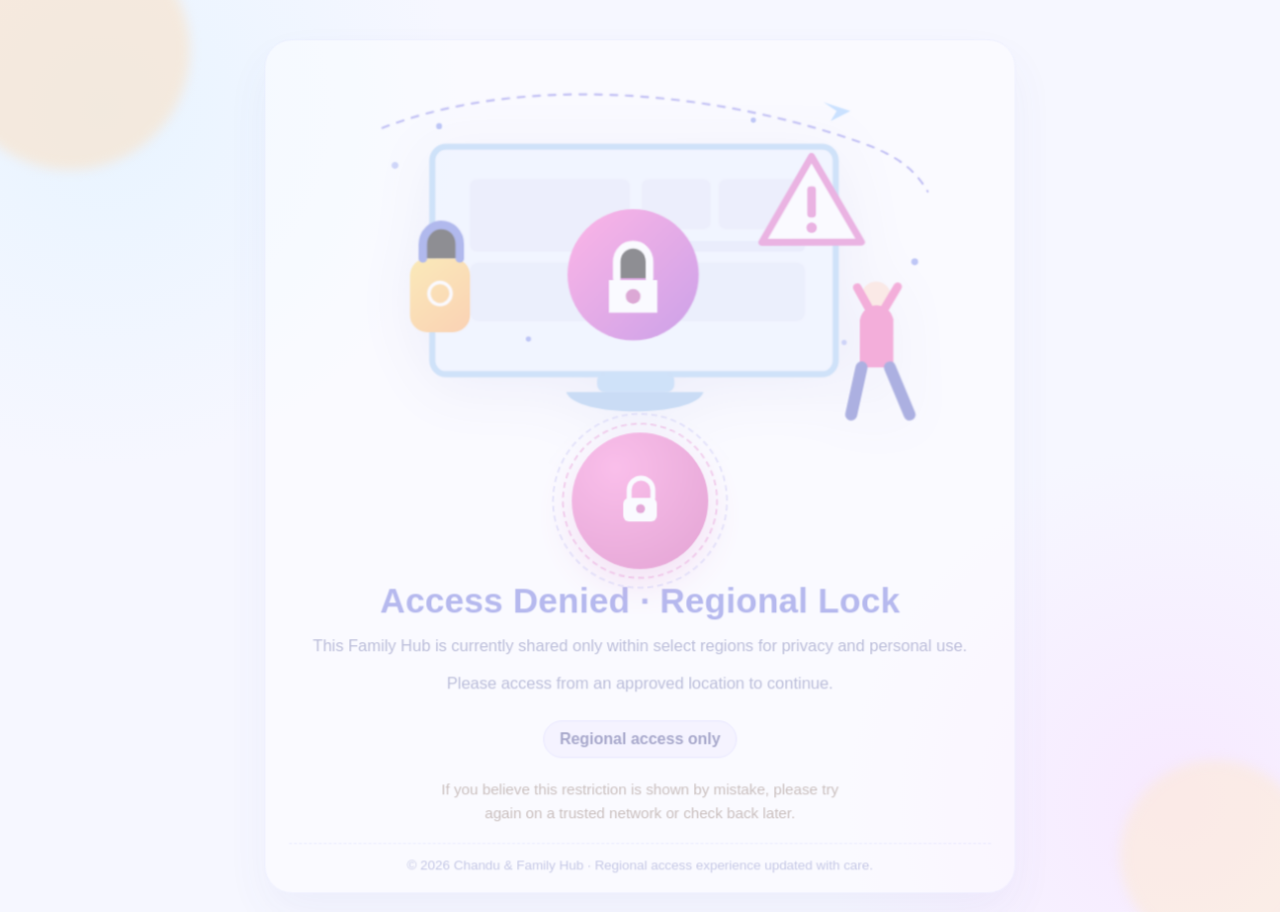
<file: index.html>
<!DOCTYPE html>
<html lang="en">
<head>
<meta charset="UTF-8">
<meta name="viewport" content="width=device-width, initial-scale=1.0, viewport-fit=cover">
<script src="location-guard.js"></script>
<!-- Google tag (gtag.js) -->
<script async src="https://www.googletagmanager.com/gtag/js?id=G-7X8J9M550J"></script>
<script>
  window.dataLayer = window.dataLayer || [];
  function gtag(){dataLayer.push(arguments);}
  gtag('js', new Date());
  gtag('config', 'G-7X8J9M550J');
</script>
<script src="ga-events.js"></script>
<title>Chandu & Family — Celebrations of Love</title>
<link rel="preconnect" href="https://fonts.googleapis.com">
<link rel="preconnect" href="https://fonts.gstatic.com" crossorigin>
<link href="https://fonts.googleapis.com/css2?family=Playfair+Display:ital,wght@0,400;0,500;0,700;0,900;1,400;1,500;1,700&family=Cormorant+Garamond:ital,wght@0,300;0,400;0,500;1,300;1,400;1,500&family=Great+Vibes&family=Lato:wght@200;300;400&display=swap" rel="stylesheet">
<style>
/* ═══════════════════════════════════════════
   TOKENS
═══════════════════════════════════════════ */
:root {
  --ivory:     #FBF8F2;
  --ivory-2:   #F5EFE4;
  --ivory-3:   #EDE3D5;
  --blush:     #F8ECE9;
  --blush-2:   #F0D8D4;
  --blush-3:   #E2C0BB;
  --gold:      #C09A52;
  --gold-2:    #A07830;
  --gold-lt:   #DCC080;
  --gold-pale: #F2E4C0;
  --rose:      #C07880;
  --rose-2:    #A05868;
  --rose-pale: #FAE8EA;
  --sage:      #8FAF98;
  --ink:       #2C1F18;
  --ink-2:     #5A3E32;
  --ink-3:     #9A7A6A;
  --ink-4:     #C4A898;
  --white:     #FFFFFF;
  --shadow-xs: 0 1px  6px rgba(44,31,24,.06);
  --shadow-sm: 0 2px 14px rgba(44,31,24,.08);
  --shadow-md: 0 8px 36px rgba(44,31,24,.11);
  --shadow-lg: 0 20px 64px rgba(44,31,24,.15);
  --r:         22px;
  --ease:      cubic-bezier(.4,0,.2,1);
  --spring:    cubic-bezier(.34,1.56,.64,1);
}

/* ── RESET ── */
*,*::before,*::after{margin:0;padding:0;box-sizing:border-box;}
html{font-size:16px;scroll-behavior:smooth;-webkit-text-size-adjust:100%;}
body{
  font-family:'Lato',sans-serif;
  background:var(--theme-bg,var(--ivory));
  color:var(--theme-fg,var(--ink));
  min-height:100vh;
  overflow-x:hidden;
  cursor:default;
  opacity:0;
  transform:translateY(10px) scale(.995);
  transition:opacity .9s var(--ease), transform 1s var(--spring), background .5s ease, color .5s ease;
}
body.page-ready{opacity:1;transform:none;}
img,svg{display:block;}
a{color:inherit;text-decoration:none;}

/* ═══════════════════════════════════════════
   DYNAMIC THEME ENGINE
═══════════════════════════════════════════ */
body[data-theme="morning"] { --theme-bg:#FFF3CD; }
body[data-theme="afternoon"] { --theme-bg:#FFE0B2; }
body[data-theme="evening"] { --theme-bg:#F4C28A; }
body[data-theme="night"] { --theme-bg:#1E1E2F; --theme-fg:#FFFFFF; }

body[data-theme="sunny"] { --theme-bg:#FFE57F; }
body[data-theme="cloudy"] { --theme-bg:#CFD8DC; }
body[data-theme="rainy"] { --theme-bg:#546E7A; --theme-fg:#FFFFFF; }

body[data-theme="diwali"] { --theme-bg:#1a0033; --theme-fg:gold; }
body[data-theme="newyear"] { --theme-bg:#101522; --theme-fg:#FFFFFF; }
body[data-theme="festival"] { --theme-bg:#2F0F3A; --theme-fg:#FFE8A3; }

#greeting{
  margin-top:14px;
  font-family:'Cormorant Garamond',serif;
  font-size:clamp(1.2rem,2.6vw,1.7rem);
  letter-spacing:.03em;
  opacity:.92;
}

#weatherEffects{position:fixed;inset:0;pointer-events:none;z-index:2;}
.rain-drop {
  position: absolute;
  top:-10px;
  width:2px;
  height:15px;
  background:rgba(255,255,255,.85);
  animation: rain linear infinite;
}
@keyframes rain { to { transform: translateY(110vh); } }

#lightning {
  position: fixed;
  inset: 0;
  background: white;
  opacity: 0;
  pointer-events: none;
  z-index: 3;
}

.sun {
  position:absolute;
  top:50px;
  right:50px;
  width:80px;
  height:80px;
  background:yellow;
  border-radius:50%;
  box-shadow:0 0 50px yellow;
}

.fog {
  position:absolute;
  left:-50%;
  width:200%;
  height:100%;
  background:rgba(255,255,255,0.18);
  animation:fogMove 20s linear infinite;
}
@keyframes fogMove {
  from { transform: translateX(-8%); }
  to { transform: translateX(8%); }
}

/* ═══════════════════════════════════════════
   LOADER
═══════════════════════════════════════════ */
#loader{
  position:fixed;inset:0;z-index:9999;
  background:var(--ivory);
  display:flex;flex-direction:column;align-items:center;justify-content:center;gap:28px;
  transition:opacity .9s var(--ease),visibility .9s var(--ease),transform .9s var(--ease);
  overflow:hidden;
}
#loader::before{
  content:"";
  position:absolute;
  inset:-35% 0 auto -30%;
  width:55%;height:170%;
  background:linear-gradient(90deg, rgba(255,255,255,0), rgba(255,255,255,.65), rgba(255,255,255,0));
  transform:rotate(12deg) translateX(-260%);
  animation:ldSweep 2.8s ease-in-out infinite;
}
#loader.out{opacity:0;visibility:hidden;pointer-events:none;transform:scale(1.02);}

.ld-mark{
  opacity:0;animation:ldUp 1s var(--spring) forwards .1s;
}
.ld-wordmark{
  font-family:'Playfair Display',serif;font-size:clamp(1.3rem,4vw,1.9rem);
  font-weight:400;letter-spacing:.08em;color:var(--ink);
  display:flex;flex-direction:column;align-items:center;gap:2px;
  opacity:0;animation:ldUp .9s var(--ease) forwards .5s;
  text-align:center;
}
.ld-wordmark span{
  font-family:'Great Vibes',cursive;font-size:clamp(2rem,6vw,2.8rem);
  color:var(--gold);line-height:1.1;
}
.ld-wordmark small{
  font-family:'Lato',sans-serif;font-size:.62rem;font-weight:300;
  letter-spacing:.6em;text-transform:uppercase;color:var(--ink-3);
}

.ld-progress{
  width:180px;height:2px;background:var(--ivory-3);border-radius:2px;overflow:hidden;
  opacity:0;animation:ldFade .5s ease forwards .9s;
}
.ld-bar{
  height:100%;width:0%;border-radius:2px;
  background:linear-gradient(90deg,var(--rose),var(--gold));
  animation:ldFill 1.4s var(--ease) forwards 1s;
}
@keyframes ldFill{from{width:0%;}to{width:100%;}}
.ld-caption{
  font-size:.65rem;font-weight:300;letter-spacing:.45em;text-transform:uppercase;
  color:var(--ink-4);opacity:0;animation:ldFade .5s ease forwards 1s;
}
.ld-veil{
  position:absolute;
  inset:0;
  background:radial-gradient(circle at center, rgba(251,248,242,0) 0%, rgba(251,248,242,.95) 65%, rgba(251,248,242,1) 100%);
  opacity:0;
  pointer-events:none;
}
#loader.out .ld-veil{
  animation:ldVeil .9s var(--ease) forwards;
}
@keyframes ldUp{from{opacity:0;transform:translateY(16px) scale(.96);}to{opacity:1;transform:none;}}
@keyframes ldFade{from{opacity:0;}to{opacity:1;}}
@keyframes ldSweep{
  0%{transform:rotate(12deg) translateX(-260%);}
  45%,100%{transform:rotate(12deg) translateX(420%);}
}
@keyframes ldVeil{
  from{opacity:0;}
  to{opacity:1;}
}

/* ═══════════════════════════════════════════
   CANVAS + PARTICLES
═══════════════════════════════════════════ */
#particle-canvas{
  position:fixed;inset:0;z-index:1;pointer-events:none;
}

/* ═══════════════════════════════════════════
   DECORATIVE BACKGROUND
═══════════════════════════════════════════ */
.bg-base{
  position:fixed;inset:0;z-index:0;
  background:
    radial-gradient(ellipse 80% 60% at 0% 0%,   rgba(240,216,212,.45) 0%,transparent 55%),
    radial-gradient(ellipse 60% 50% at 100% 0%,  rgba(242,228,192,.35) 0%,transparent 50%),
    radial-gradient(ellipse 70% 40% at 50% 100%, rgba(240,216,212,.3)  0%,transparent 55%),
    radial-gradient(ellipse 40% 60% at 100% 60%, rgba(143,175,152,.12) 0%,transparent 50%),
    var(--ivory);
}
.bg-noise{
  position:fixed;inset:0;z-index:0;pointer-events:none;opacity:.025;
  background-image:url("data:image/svg+xml,%3Csvg viewBox='0 0 256 256' xmlns='http://www.w3.org/2000/svg'%3E%3Cfilter id='noise'%3E%3CfeTurbulence type='fractalNoise' baseFrequency='0.9' numOctaves='4' stitchTiles='stitch'/%3E%3C/filter%3E%3Crect width='100%25' height='100%25' filter='url(%23noise)'/%3E%3C/svg%3E");
  background-size:200px 200px;
}

/* Floating orbs */
.orb{position:fixed;border-radius:50%;pointer-events:none;z-index:0;filter:blur(90px);}
.orb-1{width:600px;height:600px;background:rgba(240,216,212,.5); top:-200px;left:-200px;animation:o1 14s ease-in-out infinite alternate;}
.orb-2{width:450px;height:450px;background:rgba(242,228,192,.4); top:-100px;right:-150px;animation:o2 11s ease-in-out infinite alternate;}
.orb-3{width:380px;height:380px;background:rgba(240,216,212,.35);bottom:-130px;right:8%;   animation:o3 13s ease-in-out infinite alternate;}
.orb-4{width:300px;height:300px;background:rgba(143,175,152,.2); bottom:12%;  left:4%;     animation:o4 9s  ease-in-out infinite alternate;}
.orb-5{width:250px;height:250px;background:rgba(242,228,192,.3); top:40%;     left:42%;    animation:o5 10s ease-in-out infinite alternate;}
@keyframes o1{to{transform:translate(40px,-40px) scale(1.06);}}
@keyframes o2{to{transform:translate(-35px,35px) scale(1.04);}}
@keyframes o3{to{transform:translate(-30px,-30px) scale(1.05);}}
@keyframes o4{to{transform:translate(25px,-25px) scale(1.07);}}
@keyframes o5{to{transform:translate(-20px,20px) scale(1.03);}}

/* ═══════════════════════════════════════════
   WRAPPER + SCROLL REVEAL
═══════════════════════════════════════════ */
.page{position:relative;z-index:10;}

.reveal{
  opacity:0;transform:translateY(32px);
  transition:opacity .85s var(--ease),transform .85s var(--ease);
}
.reveal.in{opacity:1;transform:none;}
.reveal-left{opacity:0;transform:translateX(-32px);transition:opacity .85s var(--ease),transform .85s var(--ease);}
.reveal-left.in{opacity:1;transform:none;}
.reveal-right{opacity:0;transform:translateX(32px);transition:opacity .85s var(--ease),transform .85s var(--ease);}
.reveal-right.in{opacity:1;transform:none;}

/* ═══════════════════════════════════════════
   HERO
═══════════════════════════════════════════ */
.hero{
  min-height:100vh;
  display:flex;flex-direction:column;align-items:center;justify-content:center;
  text-align:center;
  padding:clamp(80px,12vw,140px) clamp(20px,6vw,80px) clamp(70px,10vw,120px);
  position:relative;overflow:hidden;
}

/* Decorative corner vines */
.hero-deco{position:absolute;pointer-events:none;opacity:.22;}
.hero-deco-tl{top:0;left:0;width:clamp(120px,18vw,220px);}
.hero-deco-tr{top:0;right:0;width:clamp(120px,18vw,220px);transform:scaleX(-1);}
.hero-deco-bl{bottom:0;left:0;width:clamp(100px,15vw,180px);transform:scaleY(-1);}
.hero-deco-br{bottom:0;right:0;width:clamp(100px,15vw,180px);transform:scale(-1);}

/* Animated SVG logo mark */
.logo-mark{
  margin-bottom:32px;
  opacity:0;animation:ldUp .9s var(--spring) forwards 2s;
}
.logo-heart-path{
  stroke-dasharray:900;stroke-dashoffset:900;
  animation:drawHeart 2.2s ease forwards 2.3s;
}
@keyframes drawHeart{to{stroke-dashoffset:0;}}
.logo-text{
  font-family:'Great Vibes',cursive;
  font-size:clamp(1.8rem,5vw,2.6rem);
  color:var(--gold);
  opacity:0;animation:ldUp .8s var(--ease) forwards 2.6s;
  margin-bottom:6px;
  filter:drop-shadow(0 2px 12px rgba(192,154,82,.3));
}
.logo-sub{
  font-size:.65rem;font-weight:300;letter-spacing:.65em;text-transform:uppercase;
  color:var(--ink-3);opacity:0;animation:ldFade .8s ease forwards 2.9s;
}

/* Divider ornament */
.orn{
  display:flex;align-items:center;gap:14px;margin:28px auto;
  opacity:0;animation:ldUp .8s var(--ease) forwards 3s;
}
.orn-line{width:60px;height:1px;}
.orn-line-l{background:linear-gradient(to right,transparent,var(--gold-lt));}
.orn-line-r{background:linear-gradient(to left,transparent,var(--gold-lt));}
.orn-diamond{
  width:8px;height:8px;border:1.5px solid var(--gold);
  transform:rotate(45deg);flex-shrink:0;
}

/* Hero heading */
.hero-h1{
  font-family:'Playfair Display',serif;
  font-size:clamp(2.6rem,8vw,7rem);
  font-weight:900;line-height:1.0;letter-spacing:-.02em;
  color:var(--ink);
  margin-bottom:16px;
  opacity:0;animation:ldUp 1s var(--ease) forwards 3.1s;
}
.hero-h1 em{
  font-style:italic;color:var(--rose);
  display:block;font-size:.85em;font-weight:500;
}
.hero-tagline{
  font-family:'Cormorant Garamond',serif;font-style:italic;font-weight:300;
  font-size:clamp(1.15rem,3.5vw,1.8rem);
  color:var(--ink-2);margin-bottom:32px;max-width:600px;line-height:1.7;
  opacity:0;animation:ldUp .9s var(--ease) forwards 3.3s;
}
.hero-tagline strong{font-style:normal;color:var(--gold-2);font-weight:500;}
.hero-tagline .highlight-link{
  display:inline-flex;align-items:center;gap:8px;
  font-style:normal;font-weight:700;letter-spacing:.01em;
  color:var(--rose-2);
  padding:4px 14px;border-radius:999px;
  border:1px solid rgba(192,154,82,.45);
  background:linear-gradient(120deg,rgba(242,228,192,.65),rgba(248,236,233,.9));
  box-shadow:0 0 0 0 rgba(192,154,82,.45);
  transition:transform .3s var(--ease),box-shadow .3s var(--ease),color .3s var(--ease);
  animation:highlightPulse 2.8s ease-in-out infinite;
}
.hero-tagline .highlight-link::before{content:'✨';font-size:.85em;}
.hero-tagline .highlight-link:hover{
  transform:translateY(-2px);
  color:var(--ink);
  box-shadow:0 10px 22px rgba(192,154,82,.24);
}
@keyframes highlightPulse{
  0%,100%{box-shadow:0 0 0 0 rgba(192,154,82,.18);}
  50%{box-shadow:0 0 0 10px rgba(192,154,82,0);}
}

/* Date pill */
.date-pill{
  display:inline-flex;align-items:center;gap:14px;
  font-size:.72rem;font-weight:300;letter-spacing:.3em;text-transform:uppercase;
  color:var(--ink-3);padding:12px 28px;
  border:1px solid var(--ivory-3);border-radius:50px;
  background:rgba(255,255,255,.7);backdrop-filter:blur(16px);
  box-shadow:var(--shadow-xs);
  opacity:0;animation:ldUp .9s var(--ease) forwards 3.5s;
  margin-bottom:56px;
}
.dp-rose{width:7px;height:7px;border-radius:50%;background:var(--rose);animation:dpPulse 2s ease-in-out infinite;}
@keyframes dpPulse{0%,100%{opacity:.6;transform:scale(1);}50%{opacity:1;transform:scale(1.4);}}

/* Hero quote */
.hero-quote-wrap{
  max-width:500px;text-align:center;
  opacity:0;animation:ldUp .9s var(--ease) forwards 3.7s;
}
.hero-quote{
  font-family:'Cormorant Garamond',serif;font-style:italic;font-weight:300;
  font-size:clamp(.95rem,2.5vw,1.15rem);color:var(--ink-3);line-height:1.9;
  position:relative;padding:0 24px;
}
.hero-quote::before,.hero-quote::after{
  content:'"';font-family:'Playfair Display',serif;font-size:3rem;
  color:var(--gold-pale);line-height:1;position:absolute;
}
.hero-quote::before{top:-10px;left:0;}
.hero-quote::after{content:'"';bottom:-28px;right:0;}
.hero-quote-attr{
  font-size:.65rem;font-weight:400;letter-spacing:.35em;text-transform:uppercase;
  color:var(--ink-4);margin-top:24px;
}

/* Scroll cue */
.scroll-cue{
  position:absolute;bottom:28px;left:50%;transform:translateX(-50%);
  display:flex;flex-direction:column;align-items:center;gap:8px;
  opacity:0;animation:ldFade 1.2s ease forwards 4.2s;
}
.sc-label{font-size:.58rem;font-weight:300;letter-spacing:.4em;text-transform:uppercase;color:var(--ink-4);}
.sc-arrow{
  width:1px;height:36px;background:linear-gradient(to bottom,var(--ink-4),transparent);
  animation:scArrow 2s ease-in-out infinite;
}
@keyframes scArrow{0%,100%{transform:scaleY(1);opacity:.6;}50%{transform:scaleY(.6);opacity:1;}}

/* ═══════════════════════════════════════════
   SECTION UTILITY
═══════════════════════════════════════════ */
.section-label{
  display:flex;align-items:center;gap:18px;
  margin-bottom:clamp(40px,6vw,64px);
}
.sl-line{flex:1;height:1px;}
.sl-line-l{background:linear-gradient(to right,transparent,var(--ivory-3));}
.sl-line-r{background:linear-gradient(to left,transparent,var(--ivory-3));}
.sl-text{
  font-size:.6rem;font-weight:400;letter-spacing:.55em;text-transform:uppercase;
  color:var(--ink-3);white-space:nowrap;
  padding:5px 14px;border:1px solid var(--ivory-3);border-radius:50px;
  background:rgba(255,255,255,.5);
}

/* ═══════════════════════════════════════════
   OUR STORY SECTION
═══════════════════════════════════════════ */
.story{
  padding:clamp(80px,10vw,120px) clamp(20px,6vw,80px);
  max-width:1100px;margin:0 auto;
}
.story-inner{
  display:grid;grid-template-columns:1fr 1fr;gap:clamp(40px,6vw,80px);align-items:center;
}
@media(max-width:700px){.story-inner{grid-template-columns:1fr;}}

.story-text-col{}
.story-kicker{
  font-size:.62rem;font-weight:400;letter-spacing:.6em;text-transform:uppercase;
  color:var(--rose);margin-bottom:18px;display:flex;align-items:center;gap:10px;
}
.story-kicker::before{content:'';width:30px;height:1px;background:currentColor;opacity:.6;}
.story-h2{
  font-family:'Playfair Display',serif;font-size:clamp(2rem,5vw,3.4rem);font-weight:700;
  line-height:1.1;letter-spacing:-.01em;color:var(--ink);margin-bottom:24px;
}
.story-h2 em{font-style:italic;color:var(--gold-2);}
.story-body{
  font-family:'Cormorant Garamond',serif;font-size:clamp(1rem,2.5vw,1.2rem);
  font-weight:300;line-height:2;color:var(--ink-2);margin-bottom:18px;
}
.story-body strong{color:var(--rose);font-weight:500;}

/* Story visual — decorative frame */
.story-visual-col{display:flex;justify-content:center;align-items:center;}
.story-frame{
  position:relative;width:100%;max-width:380px;
  background:var(--white);border-radius:24px;box-shadow:var(--shadow-md);
  padding:36px;overflow:hidden;
}
.story-frame::before{
  content:'';position:absolute;inset:0;
  background:linear-gradient(135deg,rgba(240,216,212,.4) 0%,rgba(242,228,192,.3) 100%);
}
.sf-inner{position:relative;text-align:center;}
.sf-big-num{
  font-family:'Playfair Display',serif;font-size:clamp(3.5rem,10vw,5.5rem);
  font-weight:900;line-height:1;
  background:linear-gradient(135deg,var(--rose),var(--gold));
  -webkit-background-clip:text;-webkit-text-fill-color:transparent;
  background-clip:text;margin-bottom:2px;
}
.sf-label{font-family:'Cormorant Garamond',serif;font-size:clamp(.9rem,2.5vw,1.1rem);font-style:italic;color:var(--ink-3);}
.sf-divider{width:50px;height:1px;background:var(--ivory-3);margin:18px auto;}
.sf-stats{display:grid;grid-template-columns:1fr 1fr;gap:16px;margin-top:8px;}
.sf-stat{text-align:center;padding:14px;background:var(--ivory);border-radius:12px;}
.sf-stat-num{
  font-family:'Playfair Display',serif;font-size:1.6rem;font-weight:700;
  color:var(--rose);display:block;line-height:1;
}
.sf-stat-lbl{font-size:.62rem;font-weight:300;letter-spacing:.2em;text-transform:uppercase;color:var(--ink-3);margin-top:4px;}

/* ═══════════════════════════════════════════
   PHILOSOPHY STRIP
═══════════════════════════════════════════ */
.philosophy{
  background:var(--ink);position:relative;overflow:hidden;
  padding:clamp(60px,8vw,100px) clamp(20px,6vw,80px);
}
.philosophy::before{
  content:'';position:absolute;inset:0;
  background:
    radial-gradient(ellipse 55% 70% at  8% 50%,rgba(192,154,82,.14) 0%,transparent 55%),
    radial-gradient(ellipse 45% 70% at 92% 50%,rgba(192,120,128,.12) 0%,transparent 55%),
    radial-gradient(ellipse 60% 40% at 50% 100%,rgba(143,175,152,.08) 0%,transparent 50%);
}
.ph-inner{position:relative;max-width:900px;margin:0 auto;text-align:center;}
.ph-kicker{
  font-size:.6rem;font-weight:400;letter-spacing:.6em;text-transform:uppercase;
  color:rgba(255,255,255,.35);margin-bottom:20px;
}
.ph-h2{
  font-family:'Playfair Display',serif;font-size:clamp(1.8rem,5vw,3.5rem);
  font-weight:700;line-height:1.15;letter-spacing:-.015em;
  color:var(--white);margin-bottom:24px;
}
.ph-h2 em{font-style:italic;color:var(--gold-lt);}
.ph-body{
  font-family:'Cormorant Garamond',serif;font-weight:300;font-style:italic;
  font-size:clamp(1rem,2.5vw,1.35rem);line-height:2;
  color:rgba(255,255,255,.6);max-width:680px;margin:0 auto 44px;
}
.ph-pillars{
  display:grid;grid-template-columns:repeat(3,1fr);gap:20px;margin-top:10px;
}
@media(max-width:600px){.ph-pillars{grid-template-columns:1fr;}}
.ph-pillar{
  padding:24px 20px;border-radius:14px;
  border:1px solid rgba(255,255,255,.07);
  background:rgba(255,255,255,.03);
  text-align:center;
  transition:transform .4s var(--ease),border-color .4s;
}
.ph-pillar:hover{transform:translateY(-4px);border-color:rgba(192,154,82,.3);}
.ph-p-icon{font-size:1.8rem;margin-bottom:12px;display:block;}
.ph-p-title{
  font-family:'Playfair Display',serif;font-size:1rem;font-weight:600;
  color:var(--gold-lt);margin-bottom:8px;
}
.ph-p-text{
  font-size:.82rem;font-weight:300;color:rgba(255,255,255,.4);line-height:1.8;
}

/* ═══════════════════════════════════════════
   FAMILY GRID
═══════════════════════════════════════════ */
.family-section{
  padding:clamp(80px,10vw,120px) clamp(20px,6vw,80px);
  max-width:1200px;margin:0 auto;
}
.f-grid{
  display:grid;
  grid-template-columns:repeat(auto-fill,minmax(min(100%,350px),1fr));
  gap:28px;
}

/* ── MEMBER CARD ── */
.m-card{
  background:var(--white);border-radius:var(--r);
  box-shadow:var(--shadow-md);overflow:hidden;
  display:block;text-decoration:none;color:inherit;
  position:relative;
  transition:transform .5s var(--ease),box-shadow .5s var(--ease);
  opacity:0;transform:translateY(28px);
  transition:opacity .7s var(--ease),transform .7s var(--ease),box-shadow .5s var(--ease);
}
.m-card.in{opacity:1;transform:none;}
.m-card:hover{
  transform:translateY(-10px) scale(1.01);
  box-shadow:var(--shadow-lg);
}

/* Shimmer on hover */
.m-card::after{
  content:'';position:absolute;inset:0;
  background:linear-gradient(105deg,transparent 40%,rgba(255,255,255,.18) 50%,transparent 60%);
  transform:translateX(-100%);transition:transform .7s var(--ease);
  pointer-events:none;z-index:5;
}
.m-card:hover::after{transform:translateX(100%);}

/* Card header with gradient bg */
.c-header{
  position:relative;padding:36px 28px 24px;
  background:var(--c-grad,linear-gradient(135deg,#FBF0ED,#FBF7F2));
  overflow:hidden;
}
/* Decorative soft circles inside header */
.c-header::before{
  content:'';position:absolute;width:180px;height:180px;border-radius:50%;
  background:rgba(255,255,255,.35);top:-60px;right:-60px;pointer-events:none;
}
.c-header::after{
  content:'';position:absolute;width:120px;height:120px;border-radius:50%;
  background:rgba(255,255,255,.2);bottom:-40px;left:-20px;pointer-events:none;
}

.c-header-inner{position:relative;z-index:2;display:flex;align-items:center;gap:18px;}

/* Avatar */
.c-avatar{
  width:72px;height:72px;border-radius:50%;flex-shrink:0;
  display:flex;align-items:center;justify-content:center;
  font-size:2.1rem;
  background:rgba(255,255,255,.8);
  box-shadow:0 4px 20px rgba(44,31,24,.12),inset 0 1px 0 rgba(255,255,255,.9);
  position:relative;overflow:hidden;
  transition:transform .5s var(--spring);
}
.m-card:hover .c-avatar{transform:rotate(6deg) scale(1.1);}
.c-avatar::after{
  content:'';position:absolute;inset:0;border-radius:50%;
  background:radial-gradient(circle at 35% 30%,rgba(255,255,255,.6),transparent 65%);
  pointer-events:none;
}

.c-identity{}
.c-name{
  font-family:'Playfair Display',serif;font-size:1.55rem;font-weight:700;
  color:var(--ink);line-height:1.1;margin-bottom:6px;
}
.c-relation{
  font-size:.62rem;font-weight:400;letter-spacing:.35em;text-transform:uppercase;
  color:var(--c-accent,var(--rose));
  padding:3px 12px;border-radius:50px;
  background:rgba(255,255,255,.7);
  display:inline-block;
  border:1px solid rgba(255,255,255,.8);
}

/* Card body */
.c-body{padding:0 28px;}

/* Next event highlight */
.c-event-highlight{
  margin-top:20px;margin-bottom:16px;
  border-radius:14px;padding:18px 20px;
  background:var(--c-ev-bg,#FEF4F6);
  border:1px solid var(--c-ev-border,#F5DDE2);
  position:relative;overflow:hidden;
}
.c-event-highlight::before{
  content:'';position:absolute;top:0;left:0;right:0;height:2px;
  background:var(--c-ev-stripe,linear-gradient(90deg,var(--rose),var(--gold)));
}
.ceh-lbl{
  font-size:.58rem;font-weight:400;letter-spacing:.4em;text-transform:uppercase;
  color:var(--c-accent,var(--rose));margin-bottom:5px;
}
.ceh-name{
  font-family:'Playfair Display',serif;font-style:italic;font-size:1.05rem;
  color:var(--ink);margin-bottom:14px;
}

/* Countdown */
.ceh-countdown{display:flex;align-items:center;gap:8px;}
.cc-unit{text-align:center;}
.cc-num{
  font-family:'Playfair Display',serif;font-size:1.4rem;font-weight:700;
  color:var(--c-accent,var(--rose));line-height:1;display:block;
  transition:transform .2s var(--spring);
}
.cc-lbl{font-size:.46rem;font-weight:400;letter-spacing:.2em;text-transform:uppercase;color:var(--ink-4);margin-top:2px;}
.cc-sep{font-size:1.2rem;color:var(--ink-4);opacity:.35;margin-bottom:8px;}
.ceh-today{
  font-family:'Cormorant Garamond',serif;font-style:italic;
  font-size:1rem;color:var(--c-accent,var(--rose));
}

/* Events list */
.c-events-list{
  padding-bottom:6px;
}
.cel-item{
  display:flex;align-items:center;gap:10px;
  padding:9px 0;border-bottom:1px solid var(--ivory-2);
}
.cel-item:last-child{border-bottom:none;}
.cel-dot{width:7px;height:7px;border-radius:50%;flex-shrink:0;}
.cel-name{flex:1;font-size:.82rem;font-weight:300;color:var(--ink-2);}
.cel-date{font-size:.72rem;font-weight:400;color:var(--ink-3);}
.cel-today-badge{
  font-size:.56rem;font-weight:400;letter-spacing:.2em;text-transform:uppercase;
  color:var(--white);background:var(--c-accent,var(--rose));
  padding:2px 8px;border-radius:50px;
}

/* Card footer */
.c-footer{
  padding:16px 28px 24px;
  display:flex;align-items:center;justify-content:space-between;
}
.cf-label{
  font-size:.68rem;font-weight:400;letter-spacing:.25em;text-transform:uppercase;
  color:var(--c-accent,var(--rose));
}
.cf-btn{
  display:flex;align-items:center;gap:6px;
  font-size:.68rem;font-weight:400;letter-spacing:.15em;text-transform:uppercase;
  color:var(--white);background:var(--c-accent,var(--rose));
  padding:9px 18px;border-radius:50px;
  box-shadow:0 4px 14px rgba(44,31,24,.12);
  transition:transform .3s var(--spring),box-shadow .3s;
}
.m-card:hover .cf-btn{transform:scale(1.06);box-shadow:0 6px 20px rgba(44,31,24,.18);}
.cf-btn svg{transition:transform .3s var(--spring);}
.m-card:hover .cf-btn svg{transform:translateX(3px);}

/* ADD CARD */
.add-card{
  border-radius:var(--r);border:2px dashed var(--ivory-3);
  min-height:260px;display:flex;flex-direction:column;
  align-items:center;justify-content:center;gap:16px;
  padding:44px 24px;text-align:center;
  background:rgba(255,255,255,.4);
  transition:border-color .3s,background .3s;
  cursor:default;
}
.add-card:hover{border-color:var(--gold-lt);background:rgba(255,255,255,.65);}
.add-icon-wrap{
  width:56px;height:56px;border-radius:50%;
  background:var(--ivory-2);display:flex;align-items:center;justify-content:center;
  font-size:1.5rem;color:var(--ink-4);
  transition:transform .4s var(--spring),background .3s;
}
.add-card:hover .add-icon-wrap{transform:scale(1.1);background:var(--gold-pale);}
.add-lbl{font-family:'Playfair Display',serif;font-style:italic;font-size:1.05rem;color:var(--ink-3);}
.add-sub{font-size:.74rem;font-weight:300;color:var(--ink-4);line-height:1.75;max-width:210px;}

/* ═══════════════════════════════════════════
   QUOTE CAROUSEL
═══════════════════════════════════════════ */
.quote-section{
  padding:clamp(70px,9vw,110px) clamp(20px,6vw,80px);
  text-align:center;position:relative;overflow:hidden;
  background:
    linear-gradient(135deg,rgba(248,236,233,.8),rgba(251,247,242,.9)),
    var(--ivory);
}
.qs-inner{max-width:750px;margin:0 auto;}
.quote-carousel{position:relative;min-height:180px;overflow:hidden;}
.q-slide{
  position:absolute;inset:0;display:flex;flex-direction:column;
  align-items:center;justify-content:center;
  opacity:0;transform:translateY(20px);
  transition:opacity .8s var(--ease),transform .8s var(--ease);
  pointer-events:none;
}
.q-slide.active{opacity:1;transform:none;pointer-events:auto;}
.q-text{
  font-family:'Playfair Display',serif;font-style:italic;
  font-size:clamp(1.2rem,3.5vw,1.8rem);font-weight:400;
  color:var(--ink);line-height:1.65;margin-bottom:20px;
  position:relative;
}
.q-text::before{
  content:'❝';font-size:4rem;font-family:'Playfair Display',serif;
  color:var(--rose-pale);position:absolute;top:-20px;left:-30px;
  line-height:1;z-index:-1;
}
.q-attr{
  font-size:.65rem;font-weight:300;letter-spacing:.45em;text-transform:uppercase;
  color:var(--ink-4);display:flex;align-items:center;gap:10px;
}
.q-attr::before,.q-attr::after{content:'';width:24px;height:1px;background:currentColor;opacity:.4;}

.q-dots{display:flex;justify-content:center;gap:8px;margin-top:clamp(16px,3vw,24px);}
.q-dot{
  width:7px;height:7px;border-radius:50%;background:var(--ivory-3);
  border:none;cursor:pointer;padding:0;
  transition:background .3s,transform .3s var(--spring);
}
.q-dot.active{background:var(--rose);transform:scale(1.3);}

/* ═══════════════════════════════════════════
   STATS STRIP
═══════════════════════════════════════════ */
.stats{
  padding:clamp(56px,7vw,80px) clamp(20px,6vw,80px);
  background:var(--ink);position:relative;overflow:hidden;
}
.stats::before{
  content:'';position:absolute;inset:0;
  background:
    radial-gradient(ellipse 60% 80% at 8%  50%,rgba(192,154,82,.14) 0%,transparent 60%),
    radial-gradient(ellipse 50% 80% at 92% 50%,rgba(192,120,128,.12) 0%,transparent 55%);
}
.stats-inner{
  position:relative;max-width:1100px;margin:0 auto;
  display:grid;grid-template-columns:repeat(auto-fit,minmax(150px,1fr));gap:40px;
  text-align:center;
}
.stat-item{position:relative;}
.stat-num{
  font-family:'Playfair Display',serif;
  font-size:clamp(2.2rem,5vw,3.8rem);font-weight:900;
  color:var(--gold-lt);display:block;line-height:1;margin-bottom:8px;
}
.stat-lbl{
  font-size:.63rem;font-weight:300;letter-spacing:.4em;text-transform:uppercase;
  color:rgba(255,255,255,.38);
}
.stat-sub{
  font-family:'Cormorant Garamond',serif;font-style:italic;
  font-size:.85rem;color:rgba(255,255,255,.2);margin-top:4px;
}

/* ═══════════════════════════════════════════
   UPCOMING
═══════════════════════════════════════════ */
.upcoming{
  padding:clamp(80px,10vw,120px) clamp(20px,6vw,80px);
  max-width:860px;margin:0 auto;
}
.up-list{display:flex;flex-direction:column;gap:14px;}
.up-item{
  display:flex;align-items:center;gap:20px;
  background:var(--white);border-radius:16px;
  padding:20px 24px;box-shadow:var(--shadow-sm);
  border-left:3px solid var(--c-stripe,var(--ivory-3));
  transition:transform .4s var(--ease),box-shadow .4s;
  text-decoration:none;color:inherit;
}
.up-item:hover{transform:translateX(8px);box-shadow:var(--shadow-md);}
.up-emoji{font-size:2rem;flex-shrink:0;}
.up-meta{flex:1;}
.up-who{
  font-size:.6rem;font-weight:400;letter-spacing:.35em;text-transform:uppercase;
  color:var(--ink-3);margin-bottom:3px;
}
.up-event{
  font-family:'Playfair Display',serif;font-style:italic;
  font-size:1.05rem;color:var(--ink);margin-bottom:2px;
}
.up-date{font-size:.75rem;font-weight:300;color:var(--ink-3);}
.up-badge{
  font-family:'Playfair Display',serif;font-size:1rem;font-weight:700;
  color:var(--white);padding:8px 16px;border-radius:50px;
  min-width:72px;text-align:center;flex-shrink:0;
  box-shadow:0 3px 12px rgba(44,31,24,.15);
}

/* ═══════════════════════════════════════════
   ASTROLOGY SPOTLIGHT
═══════════════════════════════════════════ */
.astro-section{
  padding:clamp(60px,8vw,95px) clamp(20px,6vw,80px);
  max-width:960px;
  margin:0 auto;
}
.astro-card{
  display:flex;align-items:center;gap:18px;
  border-radius:20px;
  border:1px solid rgba(192,154,82,.28);
  background:linear-gradient(135deg,#fff,#fcf5ff 55%,#f5f9ff);
  box-shadow:var(--shadow-md);
  padding:clamp(18px,3vw,30px);
  text-decoration:none;color:inherit;
  transition:transform .38s var(--spring),box-shadow .35s var(--ease);
}
.astro-card:hover{transform:translateY(-6px) scale(1.01);box-shadow:var(--shadow-lg);}
.astro-icon{
  width:58px;height:58px;border-radius:16px;
  background:linear-gradient(135deg,#f5d7e8,#f0e2ff);
  display:grid;place-items:center;
  font-size:1.8rem;
  flex-shrink:0;
}
.astro-meta{flex:1;min-width:0;}
.astro-eyebrow{
  font-size:.62rem;font-weight:400;letter-spacing:.34em;
  text-transform:uppercase;color:var(--ink-3);margin-bottom:4px;
}
.astro-title{
  font-family:'Playfair Display',serif;
  font-size:clamp(1.4rem,3.4vw,2rem);
  font-weight:700;
  color:var(--ink);
  margin-bottom:5px;
}
.astro-desc{font-size:.9rem;color:var(--ink-2);line-height:1.6;}
.astro-cta{
  font-family:'Playfair Display',serif;font-size:1rem;font-weight:700;
  color:var(--white);padding:10px 16px;border-radius:999px;
  background:linear-gradient(135deg,#b96d87,#9d6adf);
  box-shadow:0 6px 16px rgba(121,73,144,.24);
  white-space:nowrap;flex-shrink:0;
}
@media(max-width:700px){
  .astro-card{align-items:flex-start;flex-direction:column;}
  .astro-cta{align-self:flex-start;}
}

/* ═══════════════════════════════════════════
   LOVE NOTE SECTION
═══════════════════════════════════════════ */
.love-note{
  padding:clamp(70px,9vw,110px) clamp(20px,6vw,80px);
  background:
    linear-gradient(180deg,rgba(240,216,212,.25),rgba(242,228,192,.2)),
    var(--ivory);
  text-align:center;
}
.ln-inner{max-width:700px;margin:0 auto;}
.ln-icon{font-size:clamp(2.5rem,7vw,4rem);margin-bottom:24px;display:block;animation:heartBeat 2.5s ease-in-out infinite;}
@keyframes heartBeat{0%,100%{transform:scale(1);}14%{transform:scale(1.15);}28%{transform:scale(1);}42%{transform:scale(1.1);}70%{transform:scale(1);}}
.ln-h2{
  font-family:'Playfair Display',serif;font-size:clamp(1.8rem,5vw,3.2rem);
  font-weight:700;color:var(--ink);margin-bottom:20px;
}
.ln-h2 em{font-style:italic;color:var(--rose);}
.ln-body{
  font-family:'Cormorant Garamond',serif;font-weight:300;font-style:italic;
  font-size:clamp(1rem,2.5vw,1.3rem);color:var(--ink-2);line-height:2;
}

/* ═══════════════════════════════════════════
   FOOTER
═══════════════════════════════════════════ */
.footer{
  background:var(--ink);
  padding:clamp(50px,7vw,80px) clamp(20px,6vw,80px);
  text-align:center;position:relative;overflow:hidden;
}
.footer::before{
  content:'';position:absolute;inset:0;
  background:radial-gradient(ellipse 70% 50% at 50% 100%,rgba(192,154,82,.08) 0%,transparent 60%);
}
.ft-inner{position:relative;max-width:700px;margin:0 auto;}

/* Footer logo mark */
.ft-logo{margin:0 auto 20px;}
.ft-brand-text{
  font-family:'Great Vibes',cursive;font-size:clamp(2.2rem,5vw,3.2rem);
  color:var(--gold-lt);margin-bottom:4px;
  filter:drop-shadow(0 2px 16px rgba(192,154,82,.3));
}
.ft-tagline{
  font-family:'Cormorant Garamond',serif;font-style:italic;font-weight:300;
  font-size:clamp(.95rem,2.5vw,1.2rem);color:rgba(255,255,255,.4);
  margin-bottom:32px;
}
.ft-divider{
  display:flex;align-items:center;gap:14px;margin:0 auto 28px;max-width:280px;
}
.ft-div-line{flex:1;height:1px;background:rgba(255,255,255,.08);}
.ft-div-gem{
  width:7px;height:7px;border:1px solid rgba(192,154,82,.4);
  transform:rotate(45deg);flex-shrink:0;
}

.ft-links{
  display:flex;justify-content:center;flex-wrap:wrap;gap:24px;margin-bottom:32px;
}
.ft-link{
  font-size:.65rem;font-weight:300;letter-spacing:.35em;text-transform:uppercase;
  color:rgba(255,255,255,.3);text-decoration:none;
  transition:color .3s;padding:4px 0;
  border-bottom:1px solid transparent;
  transition:color .3s,border-color .3s;
}
.ft-link:hover{color:var(--gold-lt);border-bottom-color:rgba(192,154,82,.3);}

.ft-copy{
  font-size:.62rem;font-weight:300;letter-spacing:.2em;text-transform:uppercase;
  color:rgba(255,255,255,.2);line-height:2;
}
.ft-copy strong{color:rgba(192,154,82,.6);font-weight:400;}

/* ═══════════════════════════════════════════
   ANIMATIONS UTIL
═══════════════════════════════════════════ */
@keyframes countUp {
  from { opacity:0; transform:translateY(10px); }
  to   { opacity:1; transform:none; }
}

@media(max-width:640px){
  .c-body{padding:0 20px;}
  .c-footer{padding:14px 20px 22px;}
  .c-header{padding:28px 20px 20px;}
  .c-event-highlight{margin-top:16px;}
  .ph-pillars{gap:12px;}
}

/* ── Fix: prevent scroll cue overlapping hero quote on mobile ── */
.hero{ padding-bottom: 110px; }
.hero-quote-wrap{ margin-bottom: 16px; }	

/* ── WEDDING INVITATION CARD ── */
.wedding-card {
  --wc-header-bg: linear-gradient(120deg, #2C1F18 0%, #4A2E24 45%, #3A2318 100%);
  --wc-orb-bg: rgba(192,154,82,.07);
  --wc-stripe: linear-gradient(90deg, transparent, var(--gold), var(--rose), var(--gold), transparent);
  --wc-eyebrow-c: rgba(192,154,82,.7);
  --wc-title-c: var(--gold-lt);
  --wc-subtitle-c: rgba(255,255,255,.5);
  --wc-badge-border: rgba(192,154,82,.3);
  --wc-badge-bg: rgba(192,154,82,.08);
  --wc-day-c: var(--gold-lt);
  --wc-month-c: rgba(255,255,255,.5);
  --wc-year-c: rgba(192,154,82,.6);
  --wc-cta-bg: linear-gradient(135deg, #C09A52, #A07830);
  --wc-cta-shadow: 0 4px 18px rgba(160,120,48,.35);
  --wc-cta-hover-shadow: 0 6px 24px rgba(160,120,48,.45);

  background: var(--white); border-radius: var(--r);
  box-shadow: var(--shadow-md); overflow: hidden;
  display: block; text-decoration: none; color: inherit;
  position: relative; grid-column: 1 / -1;
  opacity: 0; transform: translateY(28px);
  transition: opacity .7s var(--ease), transform .7s var(--ease), box-shadow .5s var(--ease);
}
.card-valentine {
  --wc-header-bg: linear-gradient(120deg, #3A1C2A 0%, #5F2D43 46%, #7A3E5C 100%);
  --wc-orb-bg: rgba(255,214,227,.12);
  --wc-stripe: linear-gradient(90deg, transparent, #F0B7C7, #D889A4, #F0B7C7, transparent);
  --wc-eyebrow-c: rgba(247,203,220,.8);
  --wc-title-c: #F8DCE7;
  --wc-subtitle-c: rgba(255,238,245,.72);
  --wc-badge-border: rgba(246,190,212,.45);
  --wc-badge-bg: rgba(255,220,236,.12);
  --wc-day-c: #FFD3E4;
  --wc-month-c: rgba(255,236,246,.72);
  --wc-year-c: rgba(255,211,228,.86);
  --wc-cta-bg: linear-gradient(135deg, #C86D93, #9F3F68);
  --wc-cta-shadow: 0 4px 18px rgba(159,63,104,.35);
  --wc-cta-hover-shadow: 0 6px 24px rgba(159,63,104,.45);
}
.card-annaprasan {
  --wc-header-bg: linear-gradient(120deg, #1E3B4A 0%, #2D5F70 50%, #417A76 100%);
  --wc-orb-bg: rgba(208,245,238,.12);
  --wc-stripe: linear-gradient(90deg, transparent, #8AD4C2, #DCC080, #8AD4C2, transparent);
  --wc-eyebrow-c: rgba(211,243,236,.85);
  --wc-title-c: #E5F8F2;
  --wc-subtitle-c: rgba(230,250,244,.75);
  --wc-badge-border: rgba(169,228,211,.45);
  --wc-badge-bg: rgba(182,239,223,.14);
  --wc-day-c: #D8F3EA;
  --wc-month-c: rgba(232,252,247,.75);
  --wc-year-c: rgba(205,244,233,.85);
  --wc-cta-bg: linear-gradient(135deg, #49A58F, #2E7E6F);
  --wc-cta-shadow: 0 4px 18px rgba(46,126,111,.35);
  --wc-cta-hover-shadow: 0 6px 24px rgba(46,126,111,.45);
}
.wedding-card.in { opacity: 1; transform: none; }
.wedding-card:hover { transform: translateY(-6px) scale(1.005); box-shadow: var(--shadow-lg); }
.wedding-card::after {
  content: ''; position: absolute; inset: 0;
  background: linear-gradient(105deg, transparent 35%, rgba(255,255,255,.16) 50%, transparent 65%);
  transform: translateX(-120%); transition: transform .8s var(--ease);
  pointer-events: none; z-index: 5;
}
.wedding-card:hover::after { transform: translateX(120%); }
.wc-header {
  position: relative; overflow: hidden;
  padding: clamp(28px,4vw,44px) clamp(24px,4vw,48px) clamp(22px,3vw,36px);
  background: var(--wc-header-bg);
  display: flex; align-items: center; gap: clamp(16px,3vw,32px); flex-wrap: wrap;
}
.wc-header::before {
  content: ''; position: absolute; width: 300px; height: 300px; border-radius: 50%;
  background: var(--wc-orb-bg); top: -100px; right: -80px; pointer-events: none;
}
.wc-header-stripe {
  position: absolute; top: 0; left: 0; right: 0; height: 3px;
  background: var(--wc-stripe);
}
.wc-rings { flex-shrink: 0; position: relative; z-index: 2; width: clamp(60px,8vw,80px); height: clamp(60px,8vw,80px); }
.wc-identity { flex: 1; min-width: 160px; position: relative; z-index: 2; }
.wc-eyebrow {
  font-size: .58rem; font-weight: 300; letter-spacing: .65em; text-transform: uppercase;
  color: var(--wc-eyebrow-c); margin-bottom: 8px;
}
.wc-title {
  font-family: 'Great Vibes', cursive; font-size: clamp(1.8rem,4.5vw,3rem);
  color: var(--wc-title-c); line-height: 1.1; margin-bottom: 6px;
  filter: drop-shadow(0 2px 12px rgba(192,154,82,.3));
}
.wc-subtitle {
  font-family: 'Cormorant Garamond', serif; font-style: italic; font-weight: 300;
  font-size: clamp(.85rem,2vw,1.05rem); color: var(--wc-subtitle-c);
}
.wc-date-badge {
  flex-shrink: 0; position: relative; z-index: 2; text-align: center;
  padding: 14px 20px; border-radius: 14px;
  border: 1px solid var(--wc-badge-border); background: var(--wc-badge-bg);
}
.wc-date-day {
  font-family: 'Playfair Display', serif; font-size: clamp(1.8rem,4vw,2.6rem);
  font-weight: 900; color: var(--wc-day-c); line-height: 1;
}
.wc-date-month { font-size: .6rem; font-weight: 300; letter-spacing: .45em; text-transform: uppercase; color: var(--wc-month-c); margin-top: 2px; }
.wc-date-year { font-size: .65rem; font-weight: 300; letter-spacing: .25em; color: var(--wc-year-c); margin-top: 4px; }
.wc-body {
  padding: clamp(20px,3vw,32px) clamp(24px,4vw,48px);
  display: flex; align-items: center; justify-content: space-between; flex-wrap: wrap; gap: 16px;
}
.wc-desc {
  font-family: 'Cormorant Garamond', serif; font-weight: 300; font-style: italic;
  font-size: clamp(.9rem,2vw,1.1rem); color: var(--ink-2); line-height: 1.85; max-width: 520px;
}
.wc-cta {
  display: flex; align-items: center; gap: 8px; flex-shrink: 0;
  padding: 12px 28px; border-radius: 50px;
  font-size: .68rem; font-weight: 400; letter-spacing: .2em; text-transform: uppercase;
  color: var(--white); background: var(--wc-cta-bg);
  box-shadow: var(--wc-cta-shadow);
  transition: transform .3s var(--spring), box-shadow .3s;
}
.wedding-card:hover .wc-cta { transform: scale(1.06); box-shadow: var(--wc-cta-hover-shadow); }
@media(max-width:520px) { .wc-date-badge { display: none; } .wc-body { flex-direction: column; align-items: flex-start; } }

/* ── APRIL 3RD MEMORY CARD ── */
.card-april-memory {
  --wc-header-bg: linear-gradient(120deg, #0b0f1a 0%, #15202e 45%, #1a1020 100%);
  --wc-orb-bg: rgba(155,45,63,.1);
  --wc-stripe: linear-gradient(90deg, transparent, #9b2d3f, #c4923a, #9b2d3f, transparent);
  --wc-eyebrow-c: rgba(196,146,58,.7);
  --wc-title-c: rgba(232,186,160,.9);
  --wc-subtitle-c: rgba(200,175,155,.55);
  --wc-badge-border: rgba(155,45,63,.35);
  --wc-badge-bg: rgba(155,45,63,.08);
  --wc-day-c: rgba(224,112,128,.9);
  --wc-month-c: rgba(200,175,155,.6);
  --wc-year-c: rgba(196,146,58,.7);
  --wc-cta-bg: linear-gradient(135deg, #7a1525, #4a0e18);
  --wc-cta-shadow: 0 4px 18px rgba(155,45,63,.35);
  --wc-cta-hover-shadow: 0 6px 24px rgba(155,45,63,.45);
}
</style>

<meta name="motion-theme" content="blossom">
<link rel="stylesheet" href="motion-designs.css">
<script defer src="motion-designs.js"></script>
</head>
<body>

<!-- ════════════ LOADER ════════════ -->
<div id="loader">
  <div class="ld-veil" aria-hidden="true"></div>
  <div class="ld-mark">
    <svg width="70" height="70" viewBox="0 0 70 70" fill="none">
      <circle cx="35" cy="35" r="32" stroke="#F0D8D4" stroke-width="1" opacity="0.6"/>
      <circle cx="35" cy="35" r="26" stroke="#F0D8D4" stroke-width="0.5" opacity="0.4"/>
      <path d="M35 50 C35 50 14 38 14 24 C14 17 20 12 27 12 C31 12 34 14 35 17 C36 14 39 12 43 12 C50 12 56 17 56 24 C56 38 35 50 35 50Z"
        fill="none" stroke="#C09A52" stroke-width="1.5"
        stroke-dasharray="100" stroke-dashoffset="100"
        style="animation:drawHeart 1.8s ease forwards .4s"/>
      <path d="M28 28 Q35 22 42 28" fill="none" stroke="#C07880" stroke-width="1" opacity="0.5"
        stroke-dasharray="30" stroke-dashoffset="30"
        style="animation:drawHeart 1s ease forwards 1.5s"/>
      <style>@keyframes drawHeart{to{stroke-dashoffset:0;}}</style>
    </svg>
  </div>
  <div class="ld-wordmark">
    <span>Chandu & Family</span>
    <small>Celebrations of Love</small>
  </div>
  <div class="ld-progress"><div class="ld-bar"></div></div>
  <div class="ld-caption">Opening your family album…</div>
</div>

<!-- ════════════ BACKGROUND ════════════ -->
<div class="bg-base" aria-hidden="true"></div>
<div class="bg-noise" aria-hidden="true"></div>
<div class="orb orb-1" aria-hidden="true"></div>
<div class="orb orb-2" aria-hidden="true"></div>
<div class="orb orb-3" aria-hidden="true"></div>
<div class="orb orb-4" aria-hidden="true"></div>
<div class="orb orb-5" aria-hidden="true"></div>
<canvas id="particle-canvas" aria-hidden="true"></canvas>
<div id="petal-layer"  aria-hidden="true"></div>

<!-- ════════════ PAGE ════════════ -->
<main class="page">

<!-- ── HERO ── -->
<section class="hero">
  <svg class="hero-deco hero-deco-tl" viewBox="0 0 200 200" fill="none" xmlns="http://www.w3.org/2000/svg">
    <path d="M10 190 Q10 10 190 10" stroke="#C09A52" stroke-width="1" fill="none" opacity=".6"/>
    <path d="M30 190 Q30 30 190 30" stroke="#C07880" stroke-width=".7" fill="none" opacity=".35"/>
    <circle cx="10" cy="190" r="4" fill="#C09A52" opacity=".4"/>
    <circle cx="190" cy="10" r="4" fill="#C09A52" opacity=".4"/>
    <path d="M60 160 Q40 100 100 80" stroke="#C09A52" stroke-width=".8" fill="none" opacity=".3"/>
    <circle cx="100" cy="80" r="3" fill="#C07880" opacity=".35"/>
    <path d="M60 160 C55 155 65 150 60 145 C55 140 50 148 60 160" fill="#C07880" opacity=".25"/>
  </svg>
  <svg class="hero-deco hero-deco-tr" viewBox="0 0 200 200" fill="none" xmlns="http://www.w3.org/2000/svg">
    <path d="M10 190 Q10 10 190 10" stroke="#C09A52" stroke-width="1" fill="none" opacity=".6"/>
    <path d="M30 190 Q30 30 190 30" stroke="#C07880" stroke-width=".7" fill="none" opacity=".35"/>
    <circle cx="10" cy="190" r="4" fill="#C09A52" opacity=".4"/>
    <circle cx="190" cy="10" r="4" fill="#C09A52" opacity=".4"/>
  </svg>
  <svg class="hero-deco hero-deco-bl" viewBox="0 0 180 180" fill="none" xmlns="http://www.w3.org/2000/svg">
    <path d="M10 10 Q10 170 170 170" stroke="#C09A52" stroke-width=".8" fill="none" opacity=".4"/>
    <circle cx="10" cy="10" r="3" fill="#C07880" opacity=".35"/>
  </svg>

  <div class="logo-mark" role="img" aria-label="Chandu and Family — Heart logo">
    <svg width="100" height="100" viewBox="0 0 100 100" fill="none" xmlns="http://www.w3.org/2000/svg">
      <circle cx="50" cy="50" r="46" stroke="#E8D4BC" stroke-width="1" stroke-dasharray="4 6"/>
      <circle cx="50" cy="50" r="40" stroke="#F0D9B0" stroke-width=".5" opacity=".6"/>
      <path class="logo-heart-path"
        d="M50 72 C50 72 22 56 22 36 C22 27 29 20 38 20 C43 20 48 23 50 27 C52 23 57 20 62 20 C71 20 78 27 78 36 C78 56 50 72 50 72 Z"
        fill="url(#heartGrad)" stroke="none" opacity=".9"/>
      <path d="M50 62 C50 62 32 52 32 40 C32 35 36 31 41 31 C44.5 31 47 33 50 36 C53 33 55.5 31 59 31 C64 31 68 35 68 40 C68 52 50 62 50 62 Z"
        fill="none" stroke="rgba(255,255,255,.5)" stroke-width="1"
        stroke-dasharray="80" stroke-dashoffset="80"
        style="animation:drawHeart 1.5s ease forwards 2.8s"/>
      <circle cx="50" cy="14" r="2.5" fill="#C09A52" opacity=".6"/>
      <circle cx="50" cy="86" r="2.5" fill="#C09A52" opacity=".6"/>
      <circle cx="14" cy="50" r="2.5" fill="#C07880" opacity=".5"/>
      <circle cx="86" cy="50" r="2.5" fill="#C07880" opacity=".5"/>
      <path d="M50 6 L52.5 10 L50 14 L47.5 10 Z" fill="#C09A52" opacity=".4"/>
      <path d="M50 86 L52.5 90 L50 94 L47.5 90 Z" fill="#C09A52" opacity=".4"/>
      <defs>
        <linearGradient id="heartGrad" x1="22" y1="20" x2="78" y2="72" gradientUnits="userSpaceOnUse">
          <stop offset="0%"   stop-color="#D4A85C"/>
          <stop offset="50%"  stop-color="#C07880"/>
          <stop offset="100%" stop-color="#C09A52"/>
        </linearGradient>
      </defs>
    </svg>
  </div>

  <div class="logo-text">Chandu & Family</div>
  <div class="logo-sub">Est. 2023 · Celebrations of Love</div>
  <h2 id="greeting" aria-live="polite">Hello 👋</h2>

  <div class="orn">
    <div class="orn-line orn-line-l"></div>
    <div class="orn-diamond"></div>
    <div class="orn-line orn-line-r"></div>
  </div>

  <h1 class="hero-h1">
    Where Every <em>Heartbeat</em><br>Is a Celebration
  </h1>
  <p class="hero-tagline">
    A living family album — <strong>birthdays, anniversaries, milestones</strong> —<br>
    each moment treasured, each year remembered forever.<br>
    Visit <a href="https://chandu-goldengreetings.web.app/" class="highlight-link" target="_blank" rel="noopener noreferrer">Golden Greetings</a> —
    an application developed to send birthday wishes, anniversary wishes, good morning, good night, and festival wishes to family &amp; friends.
  </p>

  <div class="date-pill">
    <div class="dp-rose"></div>
    <span id="hero-date-txt">Loading…</span>
    <div class="dp-rose"></div>
  </div>

  <div class="hero-quote-wrap">
    <blockquote class="hero-quote" id="rotating-hero-quote">
      The most precious jewels you'll ever have around your neck are the arms of your family.
    </blockquote>
    <div class="hero-quote-attr">— A Family's Greatest Truth</div>
  </div>

  <div class="scroll-cue" aria-hidden="true">
    <div class="sc-label">Scroll to Explore</div>
    <div class="sc-arrow"></div>
  </div>
</section>

<!-- ── OUR STORY ── -->
<section style="background:var(--white);padding:clamp(80px,10vw,120px) clamp(20px,6vw,80px);">
  <div style="max-width:1100px;margin:0 auto;">
    <div class="section-label reveal">
      <div class="sl-line sl-line-l"></div>
      <span class="sl-text">Our Story</span>
      <div class="sl-line sl-line-r"></div>
    </div>
    <div class="story-inner">
      <div class="story-text-col reveal-left">
        <div class="story-kicker">A Family Built on Love</div>
        <h2 class="story-h2">Every day is a<br><em>page worth writing</em></h2>
        <p class="story-body">
          What began as a single promise has grown into a beautiful family full of
          <strong>laughter, warmth, and love</strong> that multiplies every single year.
          Chandu, Sindhu, and little Yokshith together form a story that deserves to be
          celebrated — not just on the big days, but in every quiet moment in between.
        </p>
        <p class="story-body">
          This space was created with one purpose: to make sure that every person in this
          family knows, on their most special days, just how deeply and completely
          <strong>loved they truly are</strong>.
        </p>
        <p class="story-body">
          Because the greatest gift we can offer the people we love is not a wrapped present
          or a cake — it is the gift of <strong>being truly seen, celebrated, and cherished</strong>
          exactly as they are.
        </p>
      </div>
      <div class="story-visual-col reveal-right">
        <div class="story-frame">
          <div class="sf-inner">
            <div class="sf-big-num" id="story-years">2</div>
            <div class="sf-label">Years of Beautiful Memories</div>
            <div class="sf-divider"></div>
            <div class="sf-stats">
              <div class="sf-stat">
                <span class="sf-stat-num" id="sf-events">3</span>
                <div class="sf-stat-lbl">Annual Events</div>
              </div>
              <div class="sf-stat">
                <span class="sf-stat-num" id="sf-members">2</span>
                <div class="sf-stat-lbl">Loved Ones</div>
              </div>
              <div class="sf-stat">
                <span class="sf-stat-num" id="sf-upcoming">—</span>
                <div class="sf-stat-lbl">Days to Next</div>
              </div>
              <div class="sf-stat">
                <span class="sf-stat-num" id="sf-this-month">—</span>
                <div class="sf-stat-lbl">This Month</div>
              </div>
            </div>
          </div>
        </div>
      </div>
    </div>
  </div>
</section>

<!-- ── PHILOSOPHY ── -->
<section class="philosophy">
  <div class="ph-inner">
    <div class="ph-kicker reveal">Why We Celebrate</div>
    <h2 class="ph-h2 reveal">
      Love is not felt<br><em>it is expressed</em>
    </h2>
    <p class="ph-body reveal">
      Celebrations are not about the party. They are about pausing — looking someone in the eyes
      and saying: you matter, your life is a gift, and I am grateful every single day that
      you are in mine. This is why we celebrate.
    </p>
    <div class="ph-pillars">
      <div class="ph-pillar reveal">
        <span class="ph-p-icon">🌹</span>
        <div class="ph-p-title">Remember</div>
        <div class="ph-p-text">Each year carries stories, growth, and moments that shaped who we are. Remembering them is an act of love.</div>
      </div>
      <div class="ph-pillar reveal">
        <span class="ph-p-icon">✨</span>
        <div class="ph-p-title">Celebrate</div>
        <div class="ph-p-text">Life passes quietly. Marking special days with intention makes the ordinary extraordinary.</div>
      </div>
      <div class="ph-pillar reveal">
        <span class="ph-p-icon">💛</span>
        <div class="ph-p-title">Cherish</div>
        <div class="ph-p-text">The people we love won't be this age again. Cherish them now, loudly and often.</div>
      </div>
    </div>
  </div>
</section>

<!-- ── FAMILY ── -->
<section class="family-section">
  <div class="section-label reveal">
    <div class="sl-line sl-line-l"></div>
    <span class="sl-text">Our Family</span>
    <div class="sl-line sl-line-r"></div>
  </div>
  <div class="f-grid" id="f-grid"></div>
</section>

<!-- ── QUOTES ── -->
<section class="quote-section">
  <div class="qs-inner">
    <div class="section-label reveal" style="margin-bottom:40px;">
      <div class="sl-line sl-line-l"></div>
      <span class="sl-text">Words That Echo</span>
      <div class="sl-line sl-line-r"></div>
    </div>
    <div class="quote-carousel reveal" id="quote-carousel"></div>
    <div class="q-dots" id="q-dots"></div>
  </div>
</section>

<!-- ── STATS ── -->
<section class="stats">
  <div class="stats-inner reveal" id="stats-inner"></div>
</section>

<!-- ── UPCOMING ── -->
<section class="upcoming">
  <div class="section-label reveal">
    <div class="sl-line sl-line-l"></div>
    <span class="sl-text">Coming Up</span>
    <div class="sl-line sl-line-r"></div>
  </div>
  <div class="up-list" id="up-list"></div>
</section>

<!-- ── ASTROLOGY ── -->
<section class="astro-section">
  <div class="section-label reveal">
    <div class="sl-line sl-line-l"></div>
    <span class="sl-text">Astrology</span>
    <div class="sl-line sl-line-r"></div>
  </div>
  <a href="astrology-predictions.html" class="astro-card reveal" onclick="gtag('event','astrology_section_click',{destination:'astrology_predictions'})">
    <div class="astro-icon">🔮</div>
    <div class="astro-meta">
      <div class="astro-eyebrow">Predictions · Family Profile</div>
      <div class="astro-title">Astrology Predictions</div>
      <div class="astro-desc">Open personalized prediction files for Chandu, Sindhu, and Yokshith in a dedicated read-only viewer.</div>
    </div>
    <div class="astro-cta">Open Page</div>
  </a>
</section>

<!-- ── LOVE NOTE ── -->
<section class="love-note">
  <div class="ln-inner reveal">
    <span class="ln-icon">💌</span>
    <h2 class="ln-h2">A Note from <em>Chandu</em></h2>
    <p class="ln-body">
      This little space on the internet was built with nothing but love. For Sindhu — the woman
      who turned my world into something beautiful. For Yokshith — who arrived and made it
      perfect. Every page here, every word, every animation exists because of how deeply
      I love you both. Happy every day. Happy every year. Forever.
    </p>
  </div>
</section>

<!-- ── FOOTER ── -->
<footer class="footer">
  <div class="ft-inner">
    <div class="ft-logo">
      <svg width="52" height="52" viewBox="0 0 52 52" fill="none">
        <circle cx="26" cy="26" r="24" stroke="rgba(192,154,82,.25)" stroke-width="1"/>
        <path d="M26 40 C26 40 10 31 10 20 C10 14.5 14.5 10 20 10 C22.8 10 25 11.6 26 14 C27 11.6 29.2 10 32 10 C37.5 10 42 14.5 42 20 C42 31 26 40 26 40 Z"
          fill="rgba(192,154,82,.35)" stroke="none"/>
      </svg>
    </div>
    <div class="ft-brand-text">Chandu & Family</div>
    <p class="ft-tagline">"Some things only get more beautiful with time."</p>
    <div class="ft-divider">
      <div class="ft-div-line"></div>
      <div class="ft-div-gem"></div>
      <div class="ft-div-line"></div>
    </div>
    <div class="ft-links">
      <a href="sindhu.html"   class="ft-link" onclick="gtag('event','footer_nav_click',{destination:'sindhu'})">Sindhu</a>
      <a href="yokshith.html" class="ft-link" onclick="gtag('event','footer_nav_click',{destination:'yokshith'})">Yokshith</a>
      <a href="divorce-announcement.html" class="ft-link" onclick="gtag('event','footer_nav_click',{destination:'divorce_announcement'})">Final Update</a>
      <a href="https://chandu-sindhu-valentine.web.app/" class="ft-link" onclick="gtag('event','footer_nav_click',{destination:'valentine_site'})">💘 Valentine Event</a>
      <a href="https://chandusindhu.web.app/" class="ft-link" onclick="gtag('event','footer_nav_click',{destination:'wedding_site'})">💍 Wedding Invitation</a>
      <a href="april-memory-2025.html" class="ft-link" onclick="gtag('event','footer_nav_click',{destination:'april_memory'})">💔 April 3rd Memory</a>
      <a href="first-international-trip-2024.html" class="ft-link" onclick="gtag('event','footer_nav_click',{destination:'first_international_trip_2024'})">✈️ First International Trip</a>
      <a href="first-tirumala-visit-2024.html" class="ft-link" onclick="gtag('event','footer_nav_click',{destination:'first_tirumala_visit_2024'})">🛕 First Tirumala Visit</a>
      <a href="astrology-predictions.html" class="ft-link" onclick="gtag('event','footer_nav_click',{destination:'astrology_predictions'})">🔮 Astrology Predictions</a>
    </div>
    <div class="ft-copy">
      © <strong id="ft-year"></strong> All Rights Reserved<br>
      Made with <strong>♥ by Chandu</strong> · Every celebration, beautifully remembered.
    </div>
  </div>
</footer>

</main>

<script src="theme-engine.js"></script>
<script>
/* ═══════════════════════════════════════════════════════════
   FAMILY DATA
═══════════════════════════════════════════ */
const FAMILY = [
  {
    id: 'sindhu',
    name: 'Sindhu',
    relation: 'Wife & Soulmate',
    emoji: '🌸',
    page: 'sindhu.html',
    gradient: 'linear-gradient(135deg,#FEF0EE,#FBF7F2)',
    accent: '#B85868',
    evBg: '#FEF4F6',
    evBorder: '#F0D5D9',
    evStripe: 'linear-gradient(90deg,#C07880,#C09A52)',
    desc: 'My whole world, wrapped in grace and kindness.',
    events: [
      { type:'birthday',    label:'Birthday',            month:9,  day:25, startYear:1994 },
      { type:'anniversary', label:'Wedding Anniversary', month:11, day:19, startYear:2023 }
    ]
  },
  {
    id: 'yokshith',
    name: 'Yokshith',
    relation: 'Son & Sunshine',
    emoji: '⭐',
    page: 'yokshith.html',
    gradient: 'linear-gradient(135deg,#FEF9EC,#F2FDF8)',
    accent: '#B07820',
    evBg: '#FFFBF0',
    evBorder: '#EDD8A0',
    evStripe: 'linear-gradient(90deg,#C09A52,#06C898)',
    desc: 'Pure joy in a tiny person. Our universe.',
    events: [
      { type:'birthday', label:'Birthday', month:9, day:2, startYear:2025 }
    ]
  },
  {
    id: 'final-update',
    name: 'Final Update',
    relation: 'Legal Milestone',
    emoji: '🕊️',
    page: 'divorce-announcement.html',
    gradient: 'linear-gradient(135deg,#F4EEF6,#EFE7D8)',
    accent: '#8F6F4F',
    evBg: '#F7F1E8',
    evBorder: '#E8D9C4',
    evStripe: 'linear-gradient(90deg,#A96670,#C09A52)',
    desc: 'A formal chapter close, documented with clarity and respect.',
    events: [
      { type:'milestone', label:'Divorce Finalized', month:2, day:26, startYear:2026 }
    ]
  }
];

/* ═══════════════════════════════════════════
   HELPERS
═══════════════════════════════════════════ */
const NOW   = new Date();
const TODAY = new Date(NOW.getFullYear(), NOW.getMonth(), NOW.getDate());
const CY    = NOW.getFullYear();
const MONTHS     = ['January','February','March','April','May','June','July','August','September','October','November','December'];
const MONTHS_S   = ['Jan','Feb','Mar','Apr','May','Jun','Jul','Aug','Sep','Oct','Nov','Dec'];
const WEEKDAYS   = ['Sunday','Monday','Tuesday','Wednesday','Thursday','Friday','Saturday'];
const CELEBRATION_TYPES = new Set(['birthday','anniversary']);
function isCelebrationEvent(e){ return CELEBRATION_TYPES.has(e.type); }


function nextOcc(mo,dy){
  let d = new Date(CY, mo-1, dy);
  if(d <= TODAY) d = new Date(CY+1, mo-1, dy);
  return d;
}
function daysTo(mo,dy){ return Math.ceil((nextOcc(mo,dy)-TODAY)/86400000); }
function cdTo(mo,dy){
  const diff = nextOcc(mo,dy) - new Date();
  return { d:Math.floor(diff/86400000), h:Math.floor((diff%86400000)/3600000),
           m:Math.floor((diff%3600000)/60000), s:Math.floor((diff%60000)/1000) };
}
function pad(n){ return String(n).padStart(2,'0'); }
function isToday(mo,dy){ return NOW.getMonth()+1===mo && NOW.getDate()===dy; }
function ordinal(n){ const s=['th','st','nd','rd']; const v=n%100; return n+(s[(v-20)%10]||s[v]||s[0]); }

/* ── hero date ── */
const d = NOW;
document.getElementById('hero-date-txt').textContent =
  `${WEEKDAYS[d.getDay()]}, ${ordinal(d.getDate())} ${MONTHS[d.getMonth()]} ${CY}`;
document.getElementById('ft-year').textContent = CY;

/* ── story stats ── */
const celebrationEvents = FAMILY.flatMap(m => m.events.filter(isCelebrationEvent));
const totalEvents = celebrationEvents.length;
const allDays = celebrationEvents.map(e=>daysTo(e.month,e.day));
const nxtDays = allDays.length ? Math.min(...allDays) : null;
const thisMo  = celebrationEvents.filter(e=>e.month===NOW.getMonth()+1).length;
const storyYrs = Math.max(...FAMILY.flatMap(m=>m.events.filter(e=>e.type==='anniversary').map(e=>CY-e.startYear)));

document.getElementById('story-years').textContent   = isNaN(storyYrs)||storyYrs<0?1:storyYrs;
document.getElementById('sf-events').textContent      = totalEvents;
document.getElementById('sf-members').textContent     = FAMILY.length;
document.getElementById('sf-upcoming').textContent    = nxtDays===null?'—':(nxtDays===0?'Today':nxtDays);
document.getElementById('sf-this-month').textContent  = thisMo||'0';

/* ═══════════════════════════════════════════
   FAMILY CARDS
═══════════════════════════════════════════ */
function nextEvOf(m){
  let ev=null, mn=Infinity;
  m.events.forEach(e=>{
    const t=isToday(e.month,e.day);
    const d=t?0:daysTo(e.month,e.day);
    if(d<mn){ev=e;mn=d;}
  });
  return{ev,days:mn};
}

function buildCards(){
  const grid = document.getElementById('f-grid');
  FAMILY.forEach((m,i)=>{
    const {ev,days} = nextEvOf(m);
    const td = days===0;
    const isMilestoneCard = m.id==='final-update' || ev.type==='milestone';
    const cd = isMilestoneCard ? null : cdTo(ev.month,ev.day);

    const card = document.createElement('a');
    card.href = m.page;
    card.className = 'm-card';
    card.setAttribute('aria-label',`Open ${m.name} page`);
    card.style.transitionDelay = `${i*0.12}s`;
    card.style.setProperty('--c-accent', m.accent);

    /* ── GA: track member card click ── */
    card.addEventListener('click', () => {
      gtag('event', 'member_card_click', {
        member_name: m.name,
        member_relation: m.relation,
        next_event: ev.label,
        days_to_next_event: days,
        card_type: isMilestoneCard ? 'milestone' : 'celebration'
      });
    });

    const evList = m.events.slice()
      .sort((a,b)=>daysTo(a.month,a.day)-daysTo(b.month,b.day))
      .map(e=>{
        const isTd = isToday(e.month,e.day);
        const du   = isTd ? 0 : daysTo(e.month,e.day);
        const dc   = e.type==='birthday'?'#C07880':'#C09A52';
        return `<div class="cel-item">
          <div class="cel-dot" style="background:${dc}"></div>
          <div class="cel-name">${e.label}</div>
          <div class="cel-date" style="display:flex;align-items:center;gap:6px;">
            <span>${MONTHS_S[e.month-1]} ${e.day}</span>
            ${e.type==='milestone'
              ? `<span style="color:var(--ink-4)">· recorded milestone</span>`
              : (isTd
                ? `<span class="cel-today-badge">Today!</span>`
                : `<span style="color:var(--ink-4)">· in ${du}d</span>`)}
          </div>
        </div>`;
      }).join('');

    card.innerHTML = `
      <div class="c-header" style="--c-grad:${m.gradient};">
        <div class="c-header-inner">
          <div class="c-avatar" style="background:${m.evBg}">${m.emoji}</div>
          <div class="c-identity">
            <div class="c-name">${m.name}</div>
            <div class="c-relation" style="color:${m.accent};background:${m.evBg};border-color:${m.evBorder}">${m.relation}</div>
          </div>
        </div>
        <div style="margin-top:14px;padding-top:14px;border-top:1px solid rgba(44,31,24,.07);
          font-family:'Cormorant Garamond',serif;font-style:italic;font-size:.95rem;color:var(--ink-2);">
          ${m.desc}
        </div>
      </div>
      <div class="c-body">
        <div class="c-event-highlight" style="--c-ev-bg:${m.evBg};--c-ev-border:${m.evBorder};--c-ev-stripe:${m.evStripe}">
          <div class="ceh-lbl">${isMilestoneCard ? 'Official Milestone' : (td?'🎉 Celebrating Today':'Next Celebration')}</div>
          <div class="ceh-name">${ev.label} · ${MONTHS[ev.month-1]} ${ev.day}</div>
          ${isMilestoneCard
            ? `<div class="ceh-today">Recorded legal milestone. Open page to view complete details.</div>`
            : (td
              ? `<div class="ceh-today">The special day is here! Open to celebrate 🎊</div>`
              : `<div class="ceh-countdown">
                  <div class="cc-unit">
                    <span class="cc-num" id="${m.id}-d">${pad(cd.d)}</span>
                    <div class="cc-lbl">Days</div>
                  </div>
                  <span class="cc-sep">:</span>
                  <div class="cc-unit">
                    <span class="cc-num" id="${m.id}-h">${pad(cd.h)}</span>
                    <div class="cc-lbl">Hrs</div>
                  </div>
                  <span class="cc-sep">:</span>
                  <div class="cc-unit">
                    <span class="cc-num" id="${m.id}-m">${pad(cd.m)}</span>
                    <div class="cc-lbl">Min</div>
                  </div>
                  <span class="cc-sep">:</span>
                  <div class="cc-unit">
                    <span class="cc-num" id="${m.id}-s">${pad(cd.s)}</span>
                    <div class="cc-lbl">Sec</div>
                  </div>
                </div>`)}
        </div>
        <div class="c-events-list">${evList}</div>
      </div>
      <div class="c-footer">
        <span class="cf-label">${isMilestoneCard ? 'View Update' : 'View Celebration'}</span>
        <div class="cf-btn" style="background:${m.accent};">
          Open
          <svg width="12" height="12" viewBox="0 0 12 12" fill="none">
            <path d="M2 6h8M7 3l3 3-3 3" stroke="currentColor" stroke-width="1.5" stroke-linecap="round" stroke-linejoin="round"/>
          </svg>
        </div>
      </div>`;
    grid.appendChild(card);
    setTimeout(()=>card.classList.add('in'), 100+i*140);
  });

  /* ── Wedding Invitation Card ── */
  const wc = document.createElement('a');
  wc.href = 'https://chandusindhu.web.app/';
  wc.className = 'wedding-card card-wedding';

  /* ── GA: track wedding card click ── */
  wc.addEventListener('click', () => {
    gtag('event', 'wedding_card_click', {
      destination: 'https://chandusindhu.web.app/'
    });
  });

  wc.innerHTML = `
  <div class="wc-header">
    <div class="wc-header-stripe"></div>
    <div class="wc-rings">
      <svg viewBox="0 0 80 80" fill="none" width="100%" height="100%">
        <circle cx="30" cy="40" r="20" stroke="#C09A52" stroke-width="3" fill="none" opacity=".9"/>
        <circle cx="50" cy="40" r="20" stroke="#C07880" stroke-width="3" fill="none" opacity=".9"/>
        <path d="M40 10 L41.5 14 L45 12 L42.5 15.5 L46 17 L42 17 L40 20.5 L38 17 L34 17 L37.5 15.5 L35 12 L38.5 14 Z"
          fill="#DCC080" opacity=".85"/>
      </svg>
    </div>
    <div class="wc-identity">
      <div class="wc-eyebrow">💍 Wedding Invitation</div>
      <div class="wc-title">Chandu &amp; Sindhu</div>
      <div class="wc-subtitle">A celebration of love, union &amp; forever</div>
    </div>
    <div class="wc-date-badge">
      <div class="wc-date-day">19</div>
      <div class="wc-date-month">November</div>
      <div class="wc-date-year">2023</div>
    </div>
  </div>
  <div class="wc-body">
    <p class="wc-desc">On the 19th of November, 2023, two hearts became one. Relive the magic — every detail of our wedding day, beautifully captured and preserved forever.</p>
    <div class="wc-cta">View Invitation <svg width="13" height="13" viewBox="0 0 13 13" fill="none"><path d="M2 6.5h9M8 3l3.5 3.5L8 10" stroke="currentColor" stroke-width="1.6" stroke-linecap="round" stroke-linejoin="round"/></svg></div>
  </div>`;
  grid.appendChild(wc);
  setTimeout(()=>wc.classList.add('in'), 100 + FAMILY.length*140 + 80);

  /* ── Valentine's Event Card ── */
  const ve = document.createElement('a');
  ve.href = 'https://chandu-sindhu-valentine.web.app/';
  ve.className = 'wedding-card card-valentine';

  /* ── GA: track Valentine's card click ── */
  ve.addEventListener('click', () => {
    gtag('event', 'valentine_card_click', {
      destination: 'https://chandu-sindhu-valentine.web.app/'
    });
  });

  ve.innerHTML = `
  <div class="wc-header">
    <div class="wc-header-stripe"></div>
    <div class="wc-rings">
      <svg viewBox="0 0 80 80" fill="none" width="100%" height="100%" aria-hidden="true">
        <path d="M40 61 C40 61 18 47 18 31 C18 23 24 17 32 17 C36.5 17 39.3 19.1 40 22.5 C40.7 19.1 43.5 17 48 17 C56 17 62 23 62 31 C62 47 40 61 40 61 Z" fill="#C07880" opacity=".9"/>
        <path d="M40 55 C40 55 24 44 24 33 C24 27.5 28.2 23.5 33.2 23.5 C36.2 23.5 38.2 24.9 40 27 C41.8 24.9 43.8 23.5 46.8 23.5 C51.8 23.5 56 27.5 56 33 C56 44 40 55 40 55 Z" fill="#FCE8EE" opacity=".95"/>
        <circle cx="58" cy="20" r="3" fill="#DCC080"/>
        <circle cx="22" cy="55" r="2.2" fill="#DCC080" opacity=".85"/>
      </svg>
    </div>
    <div class="wc-identity">
      <div class="wc-eyebrow">💘 Valentine Celebration</div>
      <div class="wc-title">Chandu &amp; Sindhu</div>
      <div class="wc-subtitle">A page filled with our sweetest love moments</div>
    </div>
    <div class="wc-date-badge">
      <div class="wc-date-day">14</div>
      <div class="wc-date-month">February</div>
      <div class="wc-date-year">Forever</div>
    </div>
  </div>
  <div class="wc-body">
    <p class="wc-desc">Step into our Valentine special — a romantic space dedicated to love notes, cherished memories, and the little moments that mean everything.</p>
    <div class="wc-cta">Open Valentine <svg width="13" height="13" viewBox="0 0 13 13" fill="none"><path d="M2 6.5h9M8 3l3.5 3.5L8 10" stroke="currentColor" stroke-width="1.6" stroke-linecap="round" stroke-linejoin="round"/></svg></div>
  </div>`;
  grid.appendChild(ve);
  setTimeout(()=>ve.classList.add('in'), 100 + FAMILY.length*140 + 120);

  /* ── Yokshith Annaprasan Card ── */
  const ya = document.createElement('a');
  ya.href = 'https://yokshith-42777.web.app/';
  ya.className = 'wedding-card card-annaprasan';

  /* ── GA: track Annaprasan card click ── */
  ya.addEventListener('click', () => {
    gtag('event', 'annaprasan_card_click', {
      destination: 'https://yokshith-42777.web.app/'
    });
  });

  ya.innerHTML = `
  <div class="wc-header">
    <div class="wc-header-stripe"></div>
    <div class="wc-rings">
      <svg viewBox="0 0 80 80" fill="none" width="100%" height="100%" aria-hidden="true">
        <defs>
          <radialGradient id="annaRing" cx="0" cy="0" r="1" gradientUnits="userSpaceOnUse" gradientTransform="translate(40 40) rotate(90) scale(26)">
            <stop offset="0" stop-color="#E8CF8E"/>
            <stop offset="1" stop-color="#B88B3E"/>
          </radialGradient>
          <linearGradient id="annaDrop" x1="40" y1="18" x2="40" y2="50" gradientUnits="userSpaceOnUse">
            <stop offset="0" stop-color="#8B5065"/>
            <stop offset="1" stop-color="#6A3C51"/>
          </linearGradient>
        </defs>
        <circle cx="27" cy="42" r="18" stroke="url(#annaRing)" stroke-width="2.5" fill="none"/>
        <path d="M27 24 C31.8 30.5 37.5 34 37.5 41.5 C37.5 48 32.7 52.8 27 52.8 C21.3 52.8 16.5 48 16.5 41.5 C16.5 34 22.2 30.5 27 24 Z" fill="url(#annaDrop)"/>
        <circle cx="27" cy="42" r="4.3" fill="#D8B070"/>
        <circle cx="56" cy="17" r="3.1" fill="#B85A74"/>
        <circle cx="54.9" cy="15.7" r="1.15" fill="#F6E6EF" opacity=".95"/>
        <path d="M65 13.5 L66.2 15.8 L68.8 16.2 L66.9 18 L67.3 20.6 L65 19.4 L62.7 20.6 L63.1 18 L61.2 16.2 L63.8 15.8 Z" fill="#B88B3E" opacity=".9"/>
      </svg>
    </div>
    <div class="wc-identity">
      <div class="wc-eyebrow">🍚 Annaprasan Celebration</div>
      <div class="wc-title">Yokshith</div>
      <div class="wc-subtitle">A sweet milestone filled with blessings &amp; joy</div>
    </div>
    <div class="wc-date-badge">
      <div class="wc-date-day">View</div>
      <div class="wc-date-month">Event</div>
      <div class="wc-date-year">Page</div>
    </div>
  </div>
  <div class="wc-body">
    <p class="wc-desc">Celebrate Yokshith's Annaprasan — a cherished first-feeding ceremony and a beautiful beginning to many joyful milestones ahead.</p>
    <div class="wc-cta">Open Event <svg width="13" height="13" viewBox="0 0 13 13" fill="none"><path d="M2 6.5h9M8 3l3.5 3.5L8 10" stroke="currentColor" stroke-width="1.6" stroke-linecap="round" stroke-linejoin="round"/></svg></div>
  </div>`;
  grid.appendChild(ya);
  setTimeout(()=>ya.classList.add('in'), 100 + FAMILY.length*140 + 200);

/* ── April 3rd Memory Card ── */
  const am = document.createElement('a');
  am.href = 'april-memory-2025.html';
  am.className = 'wedding-card card-april-memory';
  am.addEventListener('click', () => {
    gtag('event', 'april_memory_card_click', {
      destination: 'april-memory-2025.html'
    });
  });
  am.innerHTML = `
  <div class="wc-header">
    <div class="wc-header-stripe"></div>
    <div class="wc-rings" style="display:flex;align-items:center;justify-content:center;">
      <svg viewBox="0 0 80 80" fill="none" width="100%" height="100%" aria-hidden="true">
        <defs>
          <radialGradient id="amHG" cx="40%" cy="35%" r="60%">
            <stop offset="0%" stop-color="#d4606e"/>
            <stop offset="60%" stop-color="#9b2d3f"/>
            <stop offset="100%" stop-color="#6a1220"/>
          </radialGradient>
          <filter id="amGlow" x="-40%" y="-40%" width="180%" height="180%">
            <feGaussianBlur in="SourceGraphic" stdDeviation="3" result="b"/>
            <feMerge><feMergeNode in="b"/><feMergeNode in="SourceGraphic"/></feMerge>
          </filter>
        </defs>
        <path d="M40 62 C40 62 18 48 18 32 C18 24 24 18 32 18 C36.5 18 39 21 40 25 L40 62Z"
          fill="url(#amHG)" opacity=".85" filter="url(#amGlow)"/>
        <path d="M41 62 C41 62 63 48 63 32 C63 24 57 18 49 18 C44.5 18 42 21 41 25 L41 62Z"
          fill="url(#amHG)" opacity=".7" filter="url(#amGlow)" transform="translate(2,3)"/>
        <path d="M40 20 L39 30 L41 40 L39.5 52 L40 62"
          stroke="rgba(255,200,170,.8)" stroke-width="1.5" stroke-linecap="round" fill="none"
          filter="url(#amGlow)"/>
        <circle cx="55" cy="22" r="2" fill="rgba(196,146,58,.6)"/>
        <circle cx="22" cy="50" r="1.5" fill="rgba(196,146,58,.4)"/>
        <circle cx="60" cy="55" r="1.2" fill="rgba(224,112,128,.5)"/>
      </svg>
    </div>
    <div class="wc-identity">
      <div class="wc-eyebrow">💔 A Memory Preserved</div>
      <div class="wc-title">April 3rd, 2025</div>
      <div class="wc-subtitle">The night the world went quiet — a memory kept with love</div>
    </div>
    <div class="wc-date-badge">
      <div class="wc-date-day">3</div>
      <div class="wc-date-month">April</div>
      <div class="wc-date-year">2025</div>
    </div>
  </div>
  <div class="wc-body">
    <p class="wc-desc">She was five months pregnant when she left. A heartbreaking memory, preserved honestly and with dignity — because the things that were real deserve to be kept.</p>
    <div class="wc-cta">Read Memory <svg width="13" height="13" viewBox="0 0 13 13" fill="none"><path d="M2 6.5h9M8 3l3.5 3.5L8 10" stroke="currentColor" stroke-width="1.6" stroke-linecap="round" stroke-linejoin="round"/></svg></div>
  </div>`;
  grid.appendChild(am);
  setTimeout(()=>am.classList.add('in'), 100 + FAMILY.length*140 + 280);

/* ── First International Trip Card ── */
  const fit = document.createElement('a');
  fit.href = 'first-international-trip-2024.html';
  fit.className = 'wedding-card card-valentine';
  fit.addEventListener('click', () => {
    gtag('event', 'first_international_trip_card_click', {
      destination: 'first-international-trip-2024.html'
    });
  });
  fit.innerHTML = `
  <div class="wc-header">
    <div class="wc-header-stripe"></div>
    <div class="wc-rings" style="display:flex;align-items:center;justify-content:center;">
      <svg viewBox="0 0 80 80" fill="none" width="100%" height="100%" aria-hidden="true">
        <defs>
          <linearGradient id="fitSky" x1="10" y1="8" x2="72" y2="70" gradientUnits="userSpaceOnUse">
            <stop offset="0" stop-color="#67a8ff"/>
            <stop offset="1" stop-color="#3dd0b6"/>
          </linearGradient>
        </defs>
        <circle cx="40" cy="40" r="28" fill="url(#fitSky)" opacity=".2"/>
        <path d="M18 56C30 45 45 43 62 45" stroke="#2e77ff" stroke-width="2.2" stroke-linecap="round"/>
        <path d="M22 33L59 25L52 32L45 38L33 40L22 33Z" fill="#2e77ff"/>
        <circle cx="19" cy="32" r="3" fill="#2e77ff"/>
        <circle cx="59" cy="24" r="2.4" fill="#3dd0b6"/>
      </svg>
    </div>
    <div class="wc-identity">
      <div class="wc-eyebrow">✈️ Travel Memory</div>
      <div class="wc-title">First International Trip</div>
      <div class="wc-subtitle">Thailand · Pattaya · Bangkok · October 2024</div>
    </div>
    <div class="wc-date-badge">
      <div class="wc-date-day">6</div>
      <div class="wc-date-month">Days</div>
      <div class="wc-date-year">2024</div>
    </div>
  </div>
  <div class="wc-body">
    <p class="wc-desc">A rich keepsake page with day-wise itinerary, highlights, and space to preserve photos from your very first international journey together.</p>
    <div class="wc-cta">Open Memory <svg width="13" height="13" viewBox="0 0 13 13" fill="none"><path d="M2 6.5h9M8 3l3.5 3.5L8 10" stroke="currentColor" stroke-width="1.6" stroke-linecap="round" stroke-linejoin="round"/></svg></div>
  </div>`;
  grid.appendChild(fit);
  setTimeout(()=>fit.classList.add('in'), 100 + FAMILY.length*140 + 360);

/* ── First Tirumala Visit Card ── */
  const ftv = document.createElement('a');
  ftv.href = 'first-tirumala-visit-2024.html';
  ftv.className = 'wedding-card card-annaprasan';
  ftv.addEventListener('click', () => {
    gtag('event', 'first_tirumala_visit_card_click', {
      destination: 'first-tirumala-visit-2024.html'
    });
  });
  ftv.innerHTML = `
  <div class="wc-header">
    <div class="wc-header-stripe"></div>
    <div class="wc-rings" style="display:flex;align-items:center;justify-content:center;">
      <svg viewBox="0 0 80 80" fill="none" width="100%" height="100%" aria-hidden="true">
        <circle cx="40" cy="40" r="27" fill="#f6ecd9" stroke="#c4923a" stroke-width="2"/>
        <path d="M22 52H58L54 33H26L22 52Z" fill="#c4923a" opacity=".18"/>
        <path d="M26 33H54L50.5 22H29.5L26 33Z" fill="#c4923a" opacity=".28"/>
        <path d="M32 22H48V18H32V22Z" fill="#9b2d3f"/>
        <circle cx="40" cy="41" r="5" fill="#9b2d3f" opacity=".75"/>
      </svg>
    </div>
    <div class="wc-identity">
      <div class="wc-eyebrow">🛕 Devotional Memory</div>
      <div class="wc-title">First Tirumala Visit</div>
      <div class="wc-subtitle">Chandu &amp; Sindhu · February 16, 2024 · Ratha Saptami</div>
    </div>
    <div class="wc-date-badge">
      <div class="wc-date-day">2024</div>
      <div class="wc-date-month">Ratha</div>
      <div class="wc-date-year">Saptami</div>
    </div>
  </div>
  <div class="wc-body">
    <p class="wc-desc">A rich keepsake of your first Tirumala journey together with timeline, vahanam start times, and the darshan memory from Ratha Saptami 2024.</p>
    <div class="wc-cta">Open Memory <svg width="13" height="13" viewBox="0 0 13 13" fill="none"><path d="M2 6.5h9M8 3l3.5 3.5L8 10" stroke="currentColor" stroke-width="1.6" stroke-linecap="round" stroke-linejoin="round"/></svg></div>
  </div>`;
  grid.appendChild(ftv);
  setTimeout(()=>ftv.classList.add('in'), 100 + FAMILY.length*140 + 440);


  /* Add member card */
  const add = document.createElement('div');
  add.className = 'add-card';
  add.innerHTML = `
    <div class="add-icon-wrap">✦</div>
    <div class="add-lbl">Add a Family Member</div>
    <p class="add-sub">Simply edit the FAMILY array in index.html — countdowns, stats and upcoming events all update automatically. Your family, beautifully organized.</p>`;
  grid.appendChild(add);
}

/* ═══════════════════════════════════════════
   QUOTES CAROUSEL
═══════════════════════════════════════════ */
const QUOTES = [
  { text:"The love of a family is life's greatest blessing — and the memories we make together are its truest treasure.",  attr:"A Family Proverb" },
  { text:"In family life, love is the oil that eases friction, the cement that binds closer together, and the music that brings harmony.",  attr:"Friedrich Nietzsche" },
  { text:"A happy family is but an earlier heaven. Every moment spent together is a moment borrowed from eternity.", attr:"George Bernard Shaw" },
  { text:"To us, family means putting your arms around each other and being there — always and without condition.", attr:"Barbara Bush" },
  { text:"The bond that links your true family is not one of blood, but of respect, joy, and delight in each other's life.", attr:"Richard Bach" },
  { text:"Family is not an important thing. It is everything. It is the beginning and the end of all that matters most.", attr:"Michael J. Fox" },
];

let currentQ = 0;
function buildQuotes(){
  const carousel = document.getElementById('quote-carousel');
  const dots = document.getElementById('q-dots');
  QUOTES.forEach((q,i)=>{
    const slide = document.createElement('div');
    slide.className = 'q-slide' + (i===0?' active':'');
    slide.innerHTML = `
      <p class="q-text">${q.text}</p>
      <div class="q-attr">${q.attr}</div>`;
    carousel.appendChild(slide);

    const dot = document.createElement('button');
    dot.className = 'q-dot' + (i===0?' active':'');
    dot.setAttribute('aria-label',`Quote ${i+1}`);
    dot.addEventListener('click',()=>goQ(i));
    dots.appendChild(dot);
  });
}
function goQ(idx){
  const slides = document.querySelectorAll('.q-slide');
  const dots   = document.querySelectorAll('.q-dot');
  slides[currentQ].classList.remove('active');
  dots[currentQ].classList.remove('active');
  currentQ = idx;
  slides[currentQ].classList.add('active');
  dots[currentQ].classList.add('active');

  /* ── GA: track quote carousel interaction ── */
  gtag('event', 'quote_carousel_change', {
    quote_index: idx,
    quote_attribution: QUOTES[idx].attr
  });
}
let qTimer = setInterval(()=>goQ((currentQ+1)%QUOTES.length), 5000);

/* ═══════════════════════════════════════════
   STATS STRIP
═══════════════════════════════════════════ */
function buildStats(){
  const married = FAMILY.flatMap(m=>m.events.filter(e=>e.type==='anniversary'))
    .reduce((s,e)=>s+(CY-e.startYear),0);
  document.getElementById('stats-inner').innerHTML = `
    <div class="stat-item">
      <span class="stat-num">${FAMILY.length}</span>
      <div class="stat-lbl">Family Members</div>
      <div class="stat-sub">and growing</div>
    </div>
    <div class="stat-item">
      <span class="stat-num">${totalEvents}</span>
      <div class="stat-lbl">Annual Celebrations</div>
      <div class="stat-sub">cherished every year</div>
    </div>
    <div class="stat-item">
      <span class="stat-num">${nxtDays===null?'—':(nxtDays===0?'Today':nxtDays)}</span>
      <div class="stat-lbl">${nxtDays===null?'No Upcoming Celebrations':(nxtDays===0?'Special Day!':'Days to Next Event')}</div>
      <div class="stat-sub">${nxtDays===null?'family milestones excluded':'coming up soon'}</div>
    </div>
    <div class="stat-item">
      <span class="stat-num">${thisMo||'0'}</span>
      <div class="stat-lbl">Events This Month</div>
      <div class="stat-sub">${MONTHS[NOW.getMonth()]}</div>
    </div>`;
}

/* ═══════════════════════════════════════════
   UPCOMING LIST
═══════════════════════════════════════════ */
function buildUpcoming(){
  const evs = [];
  FAMILY.forEach(m=>m.events.filter(isCelebrationEvent).forEach(e=>{
    const td = isToday(e.month,e.day);
    const ds = td?0:daysTo(e.month,e.day);
    evs.push({m,e,ds});
  }));
  evs.sort((a,b)=>a.ds-b.ds);
  const list = document.getElementById('up-list');
  evs.slice(0,6).forEach((item,i)=>{
    const el = document.createElement('a');
    el.href = item.m.page; el.className = 'up-item';
    el.style.opacity='0'; el.style.transform='translateY(20px)';
    el.style.transition=`opacity .7s var(--ease), transform .7s var(--ease), box-shadow .3s, transform .3s`;
    setTimeout(()=>{ el.style.opacity='1'; el.style.transform='none'; }, 300+i*100);

    /* ── GA: track upcoming event click ── */
    el.addEventListener('click', () => {
      gtag('event', 'upcoming_event_click', {
        member_name: item.m.name,
        event_label: item.e.label,
        event_type: item.e.type,
        days_away: item.ds
      });
    });

    const yr = nextOcc(item.e.month,item.e.day).getFullYear();
    const bg = item.ds===0?'#1A8060':item.m.accent;
    const badge = item.ds===0?'TODAY!':item.ds===1?'1 DAY':`${item.ds} DAYS`;
    el.style.setProperty('--c-stripe', item.m.accent);
    el.innerHTML = `
      <div class="up-emoji">${item.m.emoji}</div>
      <div class="up-meta">
        <div class="up-who">${item.m.name} · ${item.m.relation}</div>
        <div class="up-event">${item.e.label}</div>
        <div class="up-date">${MONTHS_S[item.e.month-1]} ${item.e.day}, ${yr}</div>
      </div>
      <div class="up-badge" style="background:${bg}">${badge}</div>`;
    list.appendChild(el);
  });
}

/* ═══════════════════════════════════════════
   LIVE COUNTDOWN TICK
═══════════════════════════════════════════ */
function tick(){
  FAMILY.forEach(m=>{
    const{ev,days}=nextEvOf(m);
    if(days===0 || ev.type==='milestone') return;
    const c=cdTo(ev.month,ev.day);
    ['d','h','m','s'].forEach(k=>{
      const el=document.getElementById(`${m.id}-${k}`);
      if(el){
        const v=pad(c[k]);
        if(el.textContent!==v){
          el.style.transform='translateY(-4px)';
          el.style.opacity='.4';
          setTimeout(()=>{el.textContent=v;el.style.transform='';el.style.opacity='';},150);
        }
      }
    });
  });
}

/* ═══════════════════════════════════════════
   SCROLL REVEAL
═══════════════════════════════════════════ */
function initReveal(){
  const io = new IntersectionObserver((entries)=>{
    entries.forEach(e=>{ if(e.isIntersecting) e.target.classList.add('in'); });
  },{threshold:.12});
  document.querySelectorAll('.reveal,.reveal-left,.reveal-right').forEach(el=>io.observe(el));
}

/* ═══════════════════════════════════════════
   PARTICLE CANVAS
═══════════════════════════════════════════ */
function initParticles(){
  const canvas = document.getElementById('particle-canvas');
  const ctx = canvas.getContext('2d');
  function resize(){ canvas.width=innerWidth; canvas.height=innerHeight; }
  resize(); window.addEventListener('resize',resize);

  const PARTICLES = Array.from({length:55},()=>mkParticle());
  function mkParticle(){
    return{
      x:Math.random()*innerWidth,
      y:Math.random()*innerHeight,
      r:0.8+Math.random()*2.2,
      vx:(Math.random()-.5)*.25,
      vy:-(0.15+Math.random()*.35),
      a:Math.random(),
      va:0.005+Math.random()*.01,
      color:Math.random()<.5?'rgba(192,154,82,':'rgba(192,120,128,',
    };
  }
  function step(){
    ctx.clearRect(0,0,canvas.width,canvas.height);
    PARTICLES.forEach((p,i)=>{
      p.x+=p.vx; p.y+=p.vy; p.a+=p.va;
      if(p.y<-10||p.a>1.05) PARTICLES[i]=mkParticle();
      const alpha=.5*Math.sin(Math.PI*p.a);
      ctx.beginPath();
      ctx.arc(p.x,p.y,p.r,0,Math.PI*2);
      ctx.fillStyle=p.color+alpha.toFixed(2)+')';
      ctx.fill();
    });
    requestAnimationFrame(step);
  }
  step();
}

/* ═══════════════════════════════════════════
   FLOATING PETALS
═══════════════════════════════════════════ */
function spawnPetal(){
  const layer=document.getElementById('petal-layer');
  const el=document.createElement('div');
  const sz=6+Math.random()*16;
  const cols=['#F0D9B0','#F5DDE2','#FDE8E0','#EDD8C8','#FAE0E8'];
  const c=cols[Math.floor(Math.random()*cols.length)];
  el.style.cssText=`position:fixed;left:${Math.random()*100}%;top:-60px;pointer-events:none;z-index:1;opacity:0;animation:petalF ${14+Math.random()*10}s ${Math.random()*3}s linear forwards;`;
  el.innerHTML=`<svg width="${sz}" height="${sz*1.35}" viewBox="0 0 20 27"><ellipse cx="10" cy="13.5" rx="6" ry="12.5" fill="${c}" opacity=".7" transform="rotate(${Math.random()*30-15},10,13.5)"/></svg>`;

  if(!document.getElementById('petalStyle')){
    const style=document.createElement('style');
    style.id='petalStyle';
    style.textContent=`@keyframes petalF{0%{opacity:0;transform:translateY(0) rotate(0)}6%{opacity:.5}94%{opacity:.2}100%{opacity:0;transform:translateY(115vh) rotate(680deg) translateX(90px)}}`;
    document.head.appendChild(style);
  }
  layer.appendChild(el);
  setTimeout(()=>el.remove(),28000);
}

/* ═══════════════════════════════════════════
   ROTATING HERO QUOTES
═══════════════════════════════════════════ */
const HERO_QUOTES = [
  "The most precious jewels you'll ever have around your neck are the arms of your family.",
  "In every smile of theirs, I find my whole reason for being.",
  "A family's love is the one song that never grows old.",
  "Home is not a place. It's the people who make you feel like you belong.",
];
let hqIdx = 0;
function rotateHeroQuote(){
  const el = document.getElementById('rotating-hero-quote');
  hqIdx = (hqIdx+1)%HERO_QUOTES.length;
  el.style.opacity='0'; el.style.transform='translateY(8px)';
  el.style.transition='opacity .6s ease, transform .6s ease';
  setTimeout(()=>{
    el.textContent=HERO_QUOTES[hqIdx];
    el.style.opacity='1'; el.style.transform='none';
  },650);
}

/* ═══════════════════════════════════════════
   INIT
═══════════════════════════════════════════ */
window.addEventListener('DOMContentLoaded',()=>{
  buildCards();
  buildQuotes();
  buildStats();
  buildUpcoming();
  initParticles();
  initReveal();

  for(let i=0;i<10;i++) setTimeout(spawnPetal, i*600);
  setInterval(spawnPetal, 1800);
  setInterval(tick, 1000);
  setInterval(rotateHeroQuote, 6000);

  const loader = document.getElementById('loader');
  setTimeout(()=>{
    loader.classList.add('out');
    document.body.classList.add('page-ready');
  }, 2200);

  /* ── GA: track homepage view with next event info ── */
  gtag('event', 'homepage_view', {
    next_event_days: Math.min(...FAMILY.flatMap(m=>m.events.map(e=>daysTo(e.month,e.day)))),
    family_members: FAMILY.length,
    events_this_month: thisMo || 0
  });
});
</script>
</body>
</html>
</file>
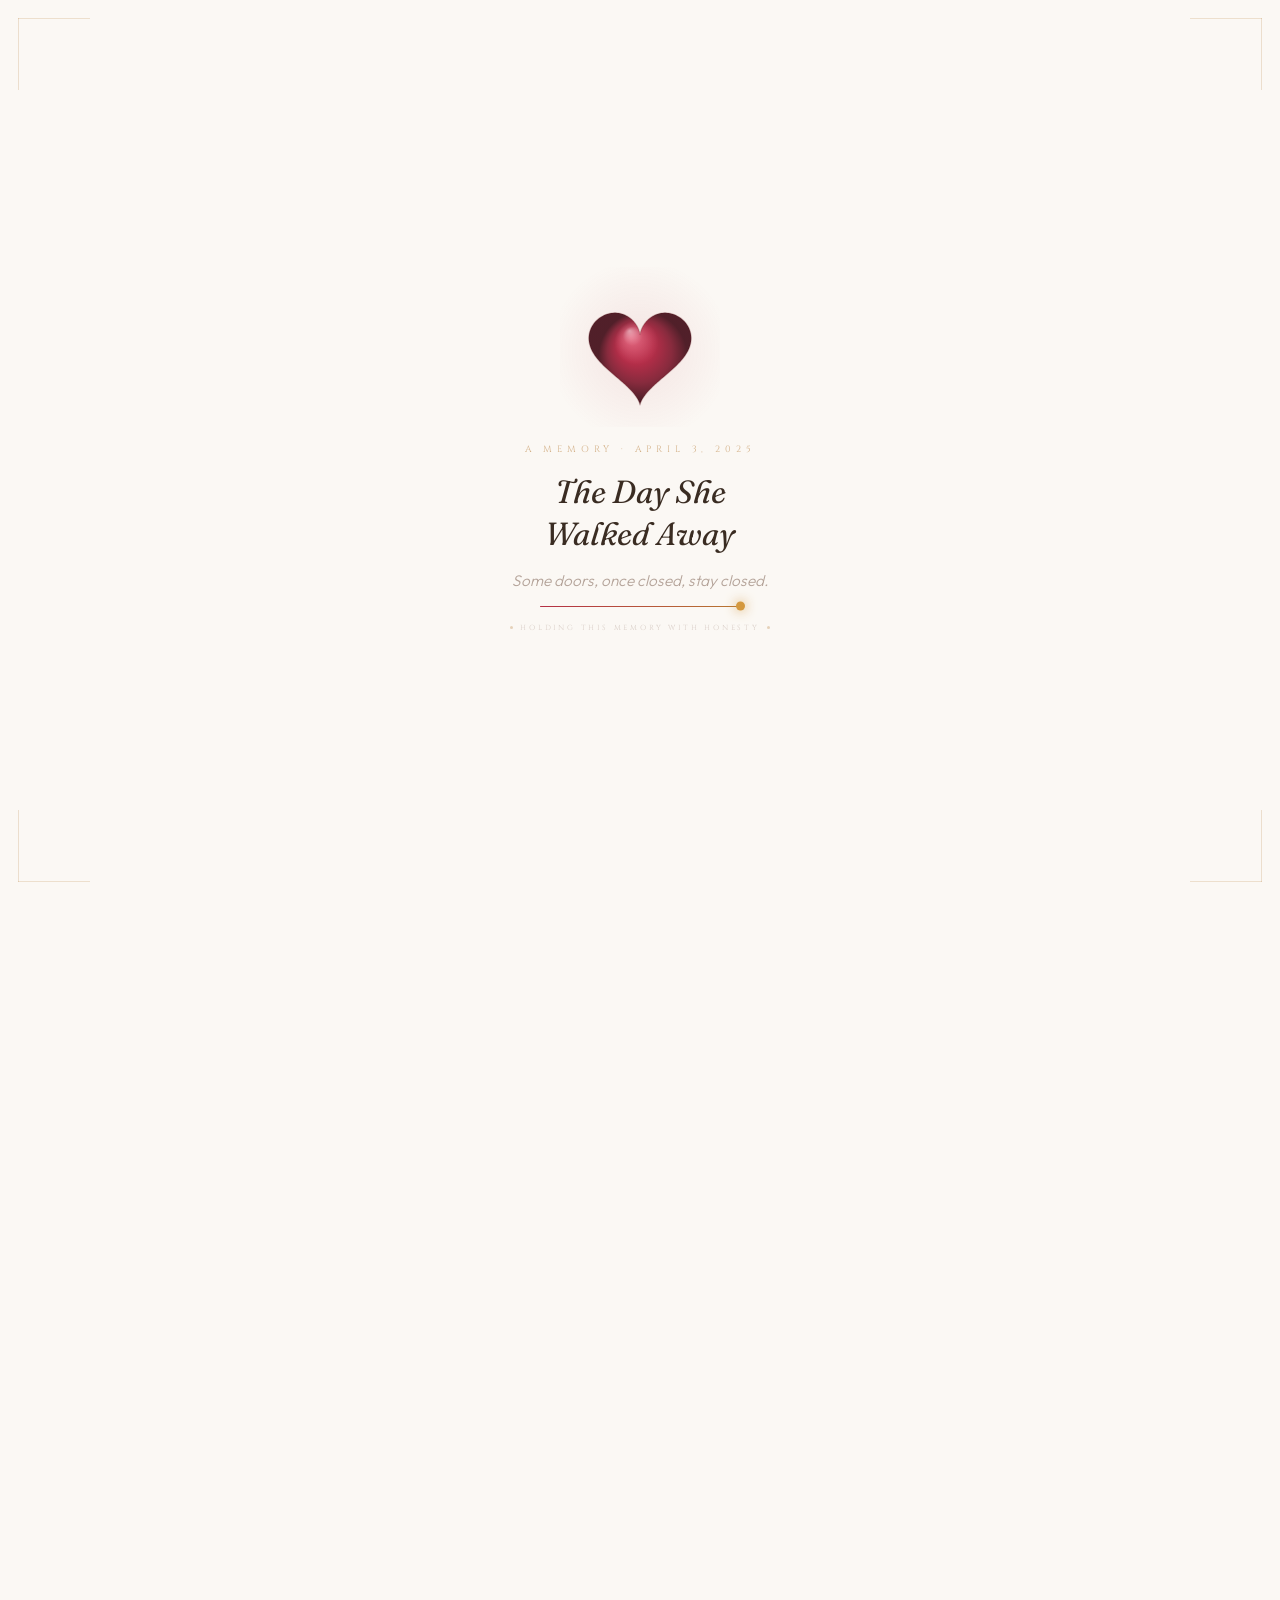
<file: April-memory-2025.html>
<!DOCTYPE html>
<html lang="en">
<head>
<meta charset="UTF-8">
<meta name="viewport" content="width=device-width, initial-scale=1.0, viewport-fit=cover">
<title>April 3, 2025 — A Memory</title>
<link rel="preconnect" href="https://fonts.googleapis.com">
<link rel="preconnect" href="https://fonts.gstatic.com" crossorigin>
<link href="https://fonts.googleapis.com/css2?family=Fraunces:ital,opsz,wght@0,9..144,300;0,9..144,400;0,9..144,600;0,9..144,700;1,9..144,300;1,9..144,400;1,9..144,600;1,9..144,700&family=Outfit:wght@300;400;500;600&family=Cinzel:wght@300;400&display=swap" rel="stylesheet">

<style>
/* ═══════════════════════════════════
   DESIGN TOKENS
═══════════════════════════════════ */
:root {
  /* Light warm palette */
  --cream:     #FBF8F4;
  --cream2:    #F5EFE6;
  --cream3:    #EDE4D8;
  --paper:     #FEFCFA;
  --paper2:    #F9F5F0;

  --ink:       #1C140E;
  --ink2:      #3A2C22;
  --ink3:      #7A6558;
  --ink4:      #B5A49A;
  --ink5:      #D8CDC6;

  --rose:      #B53045;
  --rose2:     #D04560;
  --rose3:     #E87080;
  --rose-pale: #FAE8EC;
  --rose-mid:  rgba(181,48,69,.14);

  --gold:      #B87832;
  --gold2:     #D4983E;
  --gold3:     #EDBE78;
  --gold-pale: #FDF3E3;
  --gold-mid:  rgba(184,120,50,.14);

  --border:    rgba(60,44,34,.10);
  --border2:   rgba(60,44,34,.05);
  --shadow:    rgba(28,20,14,.07);
  --shadow2:   rgba(28,20,14,.13);

  --ease:      cubic-bezier(.4,0,.2,1);
  --spring:    cubic-bezier(.34,1.56,.64,1);
  --silk:      cubic-bezier(.25,.46,.45,.94);
  --expo:      cubic-bezier(.16,1,.3,1);
}

/* ═══════════════════════════════════
   RESET & BASE
═══════════════════════════════════ */
*,*::before,*::after { margin:0; padding:0; box-sizing:border-box; }
html { font-size:16px; scroll-behavior:smooth; -webkit-text-size-adjust:100%; }
body {
  font-family:'Outfit', sans-serif;
  background: var(--cream);
  color: var(--ink);
  min-height: 100vh;
  overflow-x: hidden;
  -webkit-font-smoothing: antialiased;
}
a { color:inherit; text-decoration:none; }

/* ═══════════════════════════════════
   FIXED BACKGROUND LAYERS
═══════════════════════════════════ */
.bg-mesh {
  position:fixed; inset:0; z-index:0; pointer-events:none;
  background:
    radial-gradient(ellipse 65% 50% at 0% 0%,   rgba(230,180,160,.18) 0%, transparent 55%),
    radial-gradient(ellipse 55% 45% at 100% 100%,rgba(210,155,100,.12) 0%, transparent 55%),
    radial-gradient(ellipse 70% 60% at 50% 50%,  rgba(252,248,244,.95) 0%, #EEE5D8 100%);
}
.bg-grain {
  position:fixed; inset:0; z-index:0; pointer-events:none; opacity:.025;
  background-image:url("data:image/svg+xml,%3Csvg viewBox='0 0 256 256' xmlns='http://www.w3.org/2000/svg'%3E%3Cfilter id='g'%3E%3CfeTurbulence type='fractalNoise' baseFrequency='.82' numOctaves='4' stitchTiles='stitch'/%3E%3C/filter%3E%3Crect width='100%25' height='100%25' filter='url(%23g)'/%3E%3C/svg%3E");
  background-size:160px;
}
.bg-vign {
  position:fixed; inset:0; z-index:0; pointer-events:none;
  background: radial-gradient(ellipse 100% 100% at 50% 50%, transparent 55%, rgba(90,65,45,.07) 100%);
}
#petal-canvas { position:fixed; inset:0; z-index:1; pointer-events:none; }

/* ═══════════════════════════════════
   LOADER
═══════════════════════════════════ */
#loader {
  position:fixed; inset:0; z-index:9999;
  background: var(--cream);
  display:flex; flex-direction:column; align-items:center; justify-content:center;
  gap: clamp(14px, 2.5vw, 22px);
  overflow:hidden;
  transition: opacity 1.2s var(--ease), visibility 1.2s var(--ease);
}
#loader.out { opacity:0; visibility:hidden; pointer-events:none; }

/* Loader corner ornaments */
.ld-corner {
  position:absolute; width:clamp(48px,8vw,72px); height:clamp(48px,8vw,72px);
  pointer-events:none;
}
.ld-corner::before, .ld-corner::after {
  content:''; position:absolute; background:rgba(180,120,50,.2);
}
.ld-corner::before { width:100%; height:1px; top:0; left:0;
  transform:scaleX(0); transform-origin:left; animation:growW .6s .3s var(--ease) forwards; }
.ld-corner::after  { width:1px; height:100%; top:0; left:0;
  transform:scaleY(0); transform-origin:top;  animation:growH .6s .5s var(--ease) forwards; }
.ld-corner.tl { top:18px; left:18px; }
.ld-corner.tr { top:18px; right:18px; transform:scaleX(-1); }
.ld-corner.bl { bottom:18px; left:18px; transform:scaleY(-1); }
.ld-corner.br { bottom:18px; right:18px; transform:scale(-1); }
@keyframes growW { to { transform:scaleX(1); } }
@keyframes growH { to { transform:scaleY(1); } }

.ld-inner {
  display:flex; flex-direction:column; align-items:center;
  gap: clamp(10px, 2vw, 16px);
  padding: 0 clamp(20px, 5vw, 44px);
  width:100%; max-width:520px;
}

#ld-cvs { display:block; }

.ld-eyebrow {
  font-family:'Cinzel', serif;
  font-size:clamp(.44rem, 1.7vw, .58rem);
  letter-spacing:.52em; text-transform:uppercase;
  color:rgba(180,120,50,.55);
  opacity:0; animation:slideUp .7s .6s var(--ease) forwards;
}
.ld-title {
  font-family:'Fraunces', serif; font-style:italic; font-weight:400;
  font-size:clamp(1.3rem, 4.5vw, 2rem);
  color:var(--ink2); text-align:center; line-height:1.3; max-width:380px;
  opacity:0; animation:slideUp .8s .9s var(--ease) forwards;
}
.ld-sub {
  font-family:'Outfit', sans-serif; font-weight:300; font-style:italic;
  font-size:clamp(.8rem, 2.3vw, .96rem);
  color:var(--ink4); text-align:center;
  opacity:0; animation:slideUp .7s 1.1s var(--ease) forwards;
}
.ld-bar-wrap {
  width:min(200px, 55vw);
  opacity:0; animation:slideUp .5s 1.3s var(--ease) forwards;
}
.ld-track { height:1px; background:var(--border); border-radius:2px; overflow:visible; position:relative; }
.ld-fill {
  height:100%; width:0; border-radius:2px;
  background:linear-gradient(90deg, var(--rose), var(--gold));
  animation:fillBar 2.6s 1.4s var(--silk) forwards;
  position:relative;
}
.ld-fill::after {
  content:''; position:absolute; right:-5px; top:50%; transform:translateY(-50%);
  width:9px; height:9px; border-radius:50%;
  background:var(--gold2);
  box-shadow:0 0 12px rgba(212,152,62,.9);
}
.ld-caption {
  font-family:'Cinzel', serif; font-size:.46rem; letter-spacing:.38em; text-transform:uppercase;
  color:var(--ink5); display:flex; align-items:center; gap:7px;
  opacity:0; animation:slideUp .5s 1.4s var(--ease) forwards;
}
.ldot {
  width:3px; height:3px; border-radius:50%;
  background:rgba(180,120,50,.3); animation:dotBlink 1.4s ease-in-out infinite alternate;
}
.ldot:nth-child(2){animation-delay:.22s;} .ldot:nth-child(4){animation-delay:.44s;}

@keyframes fillBar   { to { width:100%; } }
@keyframes slideUp   { from { opacity:0; transform:translateY(14px); } to { opacity:1; transform:none; } }
@keyframes dotBlink  { from { opacity:.15; transform:scale(.5); } to { opacity:1; transform:scale(1.4); } }

/* ═══════════════════════════════════
   PAGE WRAPPER + REVEAL SYSTEM
═══════════════════════════════════ */
#page { position:relative; z-index:5; opacity:0; transition:opacity 1s var(--ease); }
#page.in { opacity:1; }

/* Staggered reveal classes */
.rv    { opacity:0; transform:translateY(32px);  transition:opacity .9s var(--ease), transform .9s var(--ease); }
.rv-l  { opacity:0; transform:translateX(-26px); transition:opacity .9s var(--ease), transform .9s var(--ease); }
.rv-r  { opacity:0; transform:translateX(26px);  transition:opacity .9s var(--ease), transform .9s var(--ease); }
.rv-s  { opacity:0; transform:scale(.97);        transition:opacity .9s var(--ease), transform .9s var(--ease); }
.rv.in, .rv-l.in, .rv-r.in, .rv-s.in { opacity:1; transform:none; }
.d1{transition-delay:.08s!important;} .d2{transition-delay:.16s!important;}
.d3{transition-delay:.24s!important;} .d4{transition-delay:.32s!important;}

/* ═══════════════════════════════════
   HERO — split layout
═══════════════════════════════════ */
.hero {
  min-height:100vh;
  display:grid;
  grid-template-columns:1fr 1fr;
  align-items:center;
  padding: clamp(80px,11vw,130px) clamp(24px,6vw,80px) clamp(70px,9vw,110px);
  gap: clamp(40px,6vw,80px);
  position:relative; overflow:hidden;
}
@media(max-width:720px) {
  .hero { grid-template-columns:1fr; padding-bottom:100px; }
  .hero-stage-col { order:-1; }
}

/* Decorative lines behind hero */
.hero-bg-lines {
  position:absolute; inset:0; pointer-events:none; overflow:hidden; z-index:0;
}
.hero-bg-lines::before, .hero-bg-lines::after {
  content:''; position:absolute; background:rgba(180,120,50,.06);
}
.hero-bg-lines::before { width:1px; height:100%; left:50%; top:0; }
.hero-bg-lines::after  { width:100%; height:1px; top:50%; left:0; }

.hero-text-col { position:relative; z-index:2; }

.hero-kicker {
  font-family:'Cinzel', serif;
  font-size:clamp(.48rem, 1.8vw, .64rem);
  letter-spacing:.52em; text-transform:uppercase;
  color:var(--rose); margin-bottom:clamp(18px,3vw,28px);
  display:flex; align-items:center; gap:14px;
  opacity:0; animation:slideUp .7s .2s var(--ease) forwards;
}
.hero-kicker::before { content:''; width:28px; height:1px; background:currentColor; opacity:.6; }

.hero-date {
  font-family:'Fraunces', serif; font-weight:700;
  font-size:clamp(3.5rem,10vw,7.5rem);
  line-height:.88; letter-spacing:-.03em;
  color:var(--ink); margin-bottom:clamp(16px,2.5vw,26px);
  opacity:0; animation:slideUp 1s .35s var(--expo) forwards;
}
.hero-date .sep { color:var(--rose2); opacity:.7; margin:0 .08em; }

.hero-headline {
  font-family:'Fraunces', serif; font-style:italic; font-weight:400;
  font-size:clamp(1.5rem,3.8vw,2.6rem);
  color:var(--ink2); line-height:1.2;
  margin-bottom:clamp(16px,2.5vw,26px);
  opacity:0; animation:slideUp .9s .55s var(--expo) forwards;
}

.hero-body {
  font-family:'Outfit', sans-serif; font-weight:300;
  font-size:clamp(.98rem,2.3vw,1.14rem);
  color:var(--ink3); line-height:1.9; max-width:440px;
  margin-bottom:clamp(24px,4vw,38px);
  opacity:0; animation:slideUp .9s .72s var(--expo) forwards;
}

/* Pill tags */
.hero-pills {
  display:flex; flex-wrap:wrap; gap:10px;
  opacity:0; animation:slideUp .8s .88s var(--expo) forwards;
}
.pill {
  font-family:'Cinzel', serif; font-size:clamp(.44rem,1.6vw,.58rem);
  letter-spacing:.35em; text-transform:uppercase;
  padding:9px 18px; border-radius:3px;
  border:1px solid var(--border);
  background:var(--paper2); color:var(--ink3);
  transition:border-color .3s, color .3s, background .3s;
}
.pill:hover { border-color:rgba(181,48,69,.3); color:var(--rose); background:var(--rose-pale); }
.pill.rose { color:var(--rose); border-color:rgba(181,48,69,.25); background:var(--rose-pale); }
.pill.gold { color:var(--gold); border-color:rgba(184,120,50,.28); background:var(--gold-pale); }

/* Hero heart stage */
.hero-stage-col {
  display:flex; align-items:center; justify-content:center;
  position:relative; z-index:2;
}
.heart-stage {
  position:relative;
  width:min(440px,100%);
  height:clamp(280px,55vw,380px);
}
#hero-cvs { position:absolute; inset:0; width:100%; height:100%; }

/* Ambient pulse rings */
.pulse-ring {
  position:absolute; top:50%; left:50%; border-radius:50%;
  border:1px solid rgba(181,48,69,.12);
  transform:translate(-50%,-50%) scale(0);
  pointer-events:none;
}
.pulse-ring.p1{width:190px;height:190px; animation:ringOut 4s 1.4s ease-out infinite;}
.pulse-ring.p2{width:270px;height:270px; animation:ringOut 4s 2.1s ease-out infinite;}
.pulse-ring.p3{width:350px;height:350px; animation:ringOut 4s 2.8s ease-out infinite;}
@keyframes ringOut {
  0%   { transform:translate(-50%,-50%) scale(.3); opacity:.7; }
  100% { transform:translate(-50%,-50%) scale(1);  opacity:0; }
}

/* Scroll cue */
.scroll-cue {
  position:absolute; bottom:28px; left:50%; transform:translateX(-50%);
  display:flex; flex-direction:column; align-items:center; gap:6px;
  opacity:0; animation:slideUp .8s 1.4s var(--ease) forwards;
}
.sc-label { font-family:'Cinzel',serif; font-size:.48rem; letter-spacing:.4em; text-transform:uppercase; color:var(--ink5); }
.sc-needle { width:1px; height:38px; background:linear-gradient(to bottom,var(--ink4),transparent); animation:needleBob 2.4s ease-in-out infinite; }
@keyframes needleBob { 0%,100%{transform:scaleY(1);opacity:.5;} 50%{transform:scaleY(.65);opacity:1;} }

/* ═══════════════════════════════════
   LAYOUT SYSTEM
═══════════════════════════════════ */
.section     { padding:clamp(70px,9vw,110px) clamp(24px,6vw,80px); }
.container   { max-width:780px;  margin:0 auto; }
.container-w { max-width:1080px; margin:0 auto; }

/* Chapter header */
.chapter-header {
  display:flex; align-items:center; gap:16px;
  margin-bottom:clamp(32px,5vw,52px);
}
.ch-num {
  font-family:'Cinzel', serif; font-size:.52rem; letter-spacing:.5em; text-transform:uppercase;
  color:var(--rose); white-space:nowrap;
  padding:6px 14px; border:1px solid rgba(181,48,69,.22);
  border-radius:3px; background:var(--rose-pale);
}
.ch-line { flex:1; height:1px; background:var(--border); max-width:60px; }
.ch-title {
  font-family:'Cinzel', serif; font-size:.52rem; letter-spacing:.48em; text-transform:uppercase;
  color:var(--ink3);
}

/* ═══════════════════════════════════
   DATE BLOCK
═══════════════════════════════════ */
.date-block {
  background:var(--paper);
  border:1px solid var(--border);
  border-radius:12px;
  padding:clamp(44px,7vw,72px) clamp(30px,5.5vw,60px);
  position:relative; overflow:hidden; text-align:center;
  box-shadow:0 2px 20px var(--shadow), 0 8px 40px var(--shadow);
}
.date-block::before {
  content:''; position:absolute; top:0; left:0; right:0; height:3px;
  background:linear-gradient(90deg,transparent,var(--rose),var(--gold),transparent);
}
.date-block::after {
  content:''; position:absolute;
  width:500px; height:260px; top:50%; left:50%; transform:translate(-50%,-50%);
  border-radius:50%;
  background:radial-gradient(ellipse,rgba(181,48,69,.04) 0%,transparent 70%);
  pointer-events:none;
}
/* inner frame */
.db-frame {
  position:absolute; inset:14px;
  border:1px solid rgba(180,120,50,.06); border-radius:9px;
  pointer-events:none;
}
.db-label {
  font-family:'Cinzel', serif; font-size:.56rem; letter-spacing:.5em; text-transform:uppercase;
  color:rgba(180,120,50,.5); margin-bottom:clamp(20px,3.5vw,30px); position:relative; z-index:1;
}
.db-date {
  font-family:'Fraunces', serif; font-weight:700;
  font-size:clamp(3rem,10vw,6.5rem);
  line-height:.9; letter-spacing:-.02em;
  color:var(--ink); position:relative; z-index:1;
}
.db-date .sep { color:var(--rose2); opacity:.65; }
.db-location {
  font-family:'Outfit', sans-serif; font-weight:300;
  font-size:clamp(.9rem,2.4vw,1.1rem); color:var(--ink3);
  margin-top:clamp(14px,2.5vw,22px); letter-spacing:.04em; position:relative; z-index:1;
}
.db-caption {
  font-family:'Fraunces', serif; font-style:italic; font-weight:300;
  font-size:clamp(1rem,2.8vw,1.25rem); color:var(--ink2);
  margin-top:clamp(18px,3vw,28px); line-height:1.75;
  max-width:460px; margin-left:auto; margin-right:auto; position:relative; z-index:1;
}

/* ═══════════════════════════════════
   PROSE
═══════════════════════════════════ */
.prose-card {
  background:var(--paper);
  border:1px solid var(--border);
  border-radius:12px;
  padding:clamp(36px,5.5vw,60px) clamp(28px,5vw,52px);
  position:relative; overflow:hidden;
  box-shadow:0 2px 20px var(--shadow);
}
.prose-card::before {
  content:''; position:absolute;
  top:0; left:0; bottom:0; width:3px;
  background:linear-gradient(to bottom,var(--rose),var(--gold2),transparent);
  border-radius:3px 0 0 3px;
}

/* Drop cap */
.prose-card p:first-of-type::first-letter {
  font-family:'Fraunces', serif; font-style:italic; font-weight:600;
  font-size:clamp(3.5rem,9vw,5rem);
  color:var(--rose);
  float:left; line-height:.74; margin-right:12px; margin-top:10px;
}
.prose-p {
  font-family:'Outfit', sans-serif; font-weight:300;
  font-size:clamp(.98rem,2.4vw,1.14rem);
  line-height:1.95; color:var(--ink2);
  margin-bottom:clamp(18px,2.8vw,28px);
}
.prose-p:last-child { margin-bottom:0; }
.prose-p strong { font-weight:500; color:var(--ink); }
.prose-p em { color:var(--rose); font-style:italic; }
.p-divider {
  display:flex; align-items:center; gap:12px;
  margin:clamp(22px,3.5vw,34px) 0;
}
.pdl { flex:1; height:1px; background:var(--border); }
.pdg { width:6px; height:6px; background:var(--gold2); transform:rotate(45deg); opacity:.45; flex-shrink:0; }

/* ═══════════════════════════════════
   STAT CARDS
═══════════════════════════════════ */
.stats-grid { display:grid; grid-template-columns:1fr 1fr; gap:clamp(14px,2.5vw,22px); }
@media(max-width:500px) { .stats-grid { grid-template-columns:1fr; } }

.stat-card {
  background:var(--paper);
  border:1px solid var(--border);
  border-radius:12px;
  padding:clamp(28px,4.5vw,42px);
  position:relative; overflow:hidden;
  box-shadow:0 2px 16px var(--shadow);
  transition:transform .35s var(--ease), box-shadow .35s, border-color .35s;
}
.stat-card:hover { transform:translateY(-5px); box-shadow:0 14px 44px var(--shadow2); border-color:rgba(181,48,69,.2); }
.stat-card::after {
  content:''; position:absolute; bottom:0; left:0; right:0; height:2px;
  background:linear-gradient(90deg,var(--rose),var(--gold));
  transform:scaleX(0); transform-origin:left; transition:transform .38s var(--ease);
}
.stat-card:hover::after { transform:scaleX(1); }
.sc-tag { font-family:'Cinzel',serif; font-size:.5rem; letter-spacing:.42em; text-transform:uppercase; color:var(--gold); margin-bottom:12px; }
.sc-big {
  font-family:'Fraunces', serif; font-weight:700;
  font-size:clamp(3rem,8vw,5rem); line-height:.9; letter-spacing:-.02em;
  background:linear-gradient(135deg,var(--rose),var(--gold2));
  -webkit-background-clip:text; -webkit-text-fill-color:transparent; background-clip:text;
  margin-bottom:10px;
}
.sc-title { font-family:'Fraunces', serif; font-style:italic; font-size:clamp(1rem,2.5vw,1.18rem); color:var(--ink); margin-bottom:10px; }
.sc-body { font-family:'Outfit',sans-serif; font-weight:300; font-size:clamp(.86rem,2.1vw,.98rem); color:var(--ink3); line-height:1.78; }

/* ═══════════════════════════════════
   MEMORY CARDS
═══════════════════════════════════ */
.mem-grid { display:grid; grid-template-columns:repeat(auto-fill,minmax(min(235px,100%),1fr)); gap:clamp(14px,2.2vw,20px); }
.mem-card {
  background:var(--paper); border:1px solid var(--border); border-radius:12px;
  padding:clamp(24px,3.8vw,34px);
  display:flex; flex-direction:column; gap:10px;
  box-shadow:0 2px 14px var(--shadow);
  transition:transform .32s var(--ease), box-shadow .32s, border-color .32s;
  position:relative; overflow:hidden;
}
.mem-card:hover { transform:translateY(-5px); box-shadow:0 18px 48px var(--shadow2); border-color:rgba(181,48,69,.18); }
.mem-card::before {
  content:''; position:absolute; inset:0; border-radius:12px;
  background:linear-gradient(135deg,transparent 45%,rgba(255,255,255,.5) 55%,transparent 65%);
  transform:translateX(-120%); transition:transform .7s var(--ease); pointer-events:none;
}
.mem-card:hover::before { transform:translateX(120%); }
.mc-num {
  font-family:'Fraunces', serif; font-weight:700;
  font-size:clamp(2.2rem,5.5vw,3rem); line-height:1;
  color:transparent; -webkit-text-stroke:1px rgba(181,48,69,.15);
}
.mc-tag { font-family:'Cinzel',serif; font-size:.48rem; letter-spacing:.42em; text-transform:uppercase; color:var(--gold); }
.mc-title {
  font-family:'Fraunces', serif; font-style:italic;
  font-size:clamp(.96rem,2.4vw,1.1rem); color:var(--ink); line-height:1.3;
  padding-bottom:10px; border-bottom:1px solid var(--border);
}
.mc-body { font-family:'Outfit',sans-serif; font-weight:300; font-size:clamp(.86rem,2.1vw,.98rem); color:var(--ink3); line-height:1.78; flex:1; }

/* ═══════════════════════════════════
   QUOTE
═══════════════════════════════════ */
.quote-card {
  background:linear-gradient(140deg,var(--rose-pale),var(--gold-pale));
  border:1px solid rgba(181,48,69,.14);
  border-radius:12px;
  padding:clamp(44px,7vw,72px) clamp(40px,8vw,90px);
  text-align:center; position:relative; overflow:hidden;
  box-shadow:0 3px 24px rgba(181,48,69,.06);
}
.quote-card::before,.quote-card::after {
  content:''; position:absolute; width:30px; height:30px;
  border-style:solid; border-color:rgba(180,120,50,.35);
}
.quote-card::before { top:0; left:0; border-width:1px 0 0 1px; }
.quote-card::after  { bottom:0; right:0; border-width:0 1px 1px 0; }
.q-mark {
  font-family:'Fraunces', serif; font-style:italic;
  font-size:clamp(5rem,13vw,9.5rem); line-height:0;
  color:rgba(181,48,69,.09);
  position:absolute; top:clamp(20px,4vw,34px); left:clamp(18px,4vw,34px);
  user-select:none; pointer-events:none;
}
.q-text {
  font-family:'Fraunces', serif; font-style:italic; font-weight:400;
  font-size:clamp(1.15rem,4vw,1.8rem); line-height:1.72; color:var(--ink2);
  max-width:540px; margin:0 auto; position:relative; z-index:1;
}
.q-text strong { color:var(--ink); }
.q-attr {
  font-family:'Cinzel', serif; font-size:.48rem; letter-spacing:.44em; text-transform:uppercase;
  color:var(--gold); margin-top:22px; position:relative; z-index:1;
}

/* ═══════════════════════════════════
   TIMELINE
═══════════════════════════════════ */
.timeline { max-width:640px; margin:0 auto; padding-left:clamp(28px,5vw,44px); position:relative; }
.tl-rail {
  position:absolute; left:8px; top:6px; bottom:6px; width:1px;
  background:linear-gradient(to bottom,var(--rose2),var(--gold2),rgba(180,120,50,.2),transparent);
}
.tl-item {
  position:relative; margin-bottom:clamp(30px,4.5vw,44px);
  opacity:0; transform:translateX(-20px);
  transition:opacity .82s var(--ease), transform .82s var(--ease);
}
.tl-item.in { opacity:1; transform:none; }
.tl-dot {
  position:absolute; left:clamp(-31px,-5.2vw,-27px); top:4px;
  width:14px; height:14px; border-radius:50%;
  border:1.5px solid var(--rose2); background:var(--cream);
  box-shadow:0 0 0 3px rgba(181,48,69,.07);
}
.tl-dot.key { background:var(--rose); border-color:var(--rose); box-shadow:0 0 0 5px rgba(181,48,69,.12); }
.tl-dot.key::after {
  content:''; position:absolute; inset:-6px; border-radius:50%;
  border:1px solid rgba(181,48,69,.22); animation:nodeGlow 3s ease-in-out infinite;
}
@keyframes nodeGlow { 0%,100%{opacity:.5;transform:scale(1);} 50%{opacity:0;transform:scale(1.8);} }
.tl-when { font-family:'Cinzel',serif; font-size:.5rem; letter-spacing:.28em; text-transform:uppercase; color:var(--gold); margin-bottom:5px; }
.tl-title { font-family:'Fraunces',serif; font-style:italic; font-size:clamp(.95rem,2.5vw,1.1rem); color:var(--ink); margin-bottom:5px; }
.tl-desc  { font-family:'Outfit',sans-serif; font-weight:300; font-size:clamp(.85rem,2.1vw,.96rem); color:var(--ink3); line-height:1.75; }

/* ═══════════════════════════════════
   WORD CARDS
═══════════════════════════════════ */
.word-grid { display:grid; grid-template-columns:repeat(auto-fit,minmax(min(150px,100%),1fr)); gap:clamp(12px,2vw,18px); }
.word-card {
  background:var(--paper); border:1px solid var(--border); border-radius:12px;
  padding:clamp(20px,3.5vw,30px) clamp(16px,3vw,22px); text-align:center;
  box-shadow:0 2px 12px var(--shadow);
  transition:transform .32s var(--ease), box-shadow .32s, border-color .32s;
}
.word-card:hover { transform:translateY(-4px); box-shadow:0 12px 36px var(--shadow2); border-color:rgba(181,48,69,.2); }
.wc-icon { font-size:1.8rem; display:block; margin-bottom:12px; line-height:1; }
.wc-word { font-family:'Fraunces',serif; font-style:italic; font-size:clamp(1rem,2.8vw,1.18rem); color:var(--rose); margin-bottom:7px; }
.wc-def  { font-family:'Outfit',sans-serif; font-weight:300; font-size:clamp(.82rem,2.1vw,.94rem); color:var(--ink4); line-height:1.65; }

/* ═══════════════════════════════════
   LETTER
═══════════════════════════════════ */
.letter {
  background:var(--paper); border:1px solid var(--border); border-radius:12px;
  padding:clamp(40px,6vw,68px) clamp(28px,5.5vw,56px);
  position:relative; overflow:hidden;
  box-shadow:0 3px 24px var(--shadow);
}
.letter::before {
  content:''; position:absolute; top:0; left:0; right:0; height:2px;
  background:linear-gradient(90deg,transparent,var(--rose),var(--gold2),transparent);
}
.letter::after {
  content:''; position:absolute; inset:16px;
  border:1px solid rgba(180,120,50,.05); border-radius:8px; pointer-events:none;
}
.letter-to {
  font-family:'Cinzel',serif; font-size:.54rem; letter-spacing:.48em; text-transform:uppercase;
  color:var(--gold); margin-bottom:clamp(26px,4vw,40px);
  display:flex; align-items:center; gap:14px;
}
.letter-to::after { content:''; flex:1; height:1px; background:linear-gradient(90deg,rgba(180,120,50,.25),transparent); }
.letter-p {
  font-family:'Outfit', sans-serif; font-weight:300;
  font-size:clamp(1rem,2.5vw,1.15rem); line-height:2.05; color:var(--ink2);
  margin-bottom:clamp(16px,2.5vw,24px);
}
.letter-p:last-of-type { margin-bottom:0; }
.letter-p em { color:var(--rose); } .letter-p strong { font-weight:500; color:var(--ink); }
.letter-sig {
  margin-top:clamp(32px,5vw,50px); padding-top:clamp(20px,3vw,30px);
  border-top:1px solid var(--border); text-align:right;
}
.sig-from { font-family:'Outfit',sans-serif; font-weight:300; font-size:clamp(.86rem,2.2vw,1rem); color:var(--ink4); margin-bottom:8px; }
.sig-name { font-family:'Fraunces',serif; font-style:italic; font-size:clamp(1.5rem,4.5vw,2.1rem); color:var(--gold); filter:drop-shadow(0 2px 10px rgba(184,120,50,.2)); }
.sig-date { font-family:'Cinzel',serif; font-size:.48rem; letter-spacing:.36em; text-transform:uppercase; color:rgba(180,120,50,.4); margin-top:8px; }

/* ═══════════════════════════════════
   CLOSING
═══════════════════════════════════ */
.closing { max-width:640px; margin:0 auto; text-align:center; padding:clamp(30px,5vw,52px) 20px clamp(44px,7vw,70px); }
.clos-orn { display:flex; align-items:center; gap:14px; margin-bottom:clamp(20px,3.5vw,32px); }
.col { flex:1; height:1px; background:linear-gradient(to right,transparent,var(--gold)); }
.col.r { background:linear-gradient(to left,transparent,var(--gold)); }
.cod { width:7px; height:7px; background:var(--gold2); transform:rotate(45deg); opacity:.4; flex-shrink:0; }
.closing-h {
  font-family:'Fraunces', serif; font-style:italic; font-weight:400;
  font-size:clamp(1.6rem,5.5vw,2.8rem); color:var(--ink);
  margin-bottom:clamp(16px,3vw,26px); line-height:1.15;
}
.closing-body { font-family:'Outfit',sans-serif; font-weight:300; font-size:clamp(.96rem,2.4vw,1.12rem); color:var(--ink3); line-height:1.95; margin-bottom:clamp(10px,2vw,16px); }
.closing-sig { font-family:'Fraunces',serif; font-style:italic; font-size:clamp(1.2rem,3.8vw,1.6rem); color:var(--rose2); margin-top:clamp(20px,3.5vw,30px); }
.closing-date { font-family:'Cinzel',serif; font-size:.48rem; letter-spacing:.44em; text-transform:uppercase; color:var(--gold); margin-top:12px; }

/* ═══════════════════════════════════
   FOOTER
═══════════════════════════════════ */
footer {
  background:linear-gradient(160deg,var(--ink) 0%,#3A2C1E 60%,#261A0C 100%);
  border-top:2px solid rgba(180,120,50,.28);
  padding:clamp(30px,5vw,48px) clamp(24px,6vw,80px);
  text-align:center; position:relative; overflow:hidden;
  display:flex; flex-direction:column; align-items:center; gap:14px; z-index:5;
}
footer::before {
  content:''; position:absolute; top:0; left:10%; right:10%; height:1px;
  background:linear-gradient(90deg,transparent,rgba(180,120,50,.45),transparent);
}
footer::after {
  content:''; position:absolute; width:420px; height:210px; top:50%; left:50%;
  transform:translate(-50%,-50%);
  background:radial-gradient(ellipse,rgba(181,48,69,.08) 0%,transparent 70%);
  pointer-events:none;
}
.ft-brand { font-family:'Fraunces',serif; font-style:italic; font-weight:400; font-size:clamp(1.1rem,3.5vw,1.5rem); color:rgba(240,228,218,.75); position:relative; z-index:1; }
.ft-brand span { color:var(--gold3); }
.ft-orn { display:flex; align-items:center; gap:12px; width:min(220px,52vw); position:relative; z-index:1; }
.ft-orn-line { flex:1; height:1px; background:var(--border); }
.ft-orn-sym { font-size:.5rem; color:rgba(180,120,50,.4); letter-spacing:.2em; }
.ft-text { font-family:'Cinzel',serif; font-size:clamp(.44rem,1.6vw,.58rem); letter-spacing:.32em; text-transform:uppercase; color:rgba(215,200,185,.38); position:relative; z-index:1; }
.ft-link {
  font-family:'Cinzel',serif; font-size:.52rem; letter-spacing:.28em; text-transform:uppercase;
  color:rgba(181,48,69,.55); padding:9px 22px; border:1px solid rgba(181,48,69,.18);
  border-radius:4px; position:relative; z-index:1;
  transition:color .3s, border-color .3s, background .3s; display:inline-block; margin-top:4px;
}
.ft-link:hover { color:var(--rose3); border-color:rgba(181,48,69,.4); background:rgba(181,48,69,.06); }
</style>
</head>
<body>

<!-- ═══════════ LOADER ═══════════ -->
<div id="loader" aria-label="Loading">
  <div class="ld-corner tl"></div><div class="ld-corner tr"></div>
  <div class="ld-corner bl"></div><div class="ld-corner br"></div>
  <div class="ld-inner">
    <canvas id="ld-cvs" width="160" height="160"></canvas>
    <div class="ld-eyebrow">A Memory · April 3, 2025</div>
    <div class="ld-title">The Day She<br>Walked Away</div>
    <div class="ld-sub">Some doors, once closed, stay closed.</div>
    <div class="ld-bar-wrap">
      <div class="ld-track"><div class="ld-fill"></div></div>
    </div>
    <div class="ld-caption">
      <span class="ldot"></span>
      <span>Holding this memory with honesty</span>
      <span class="ldot"></span>
    </div>
  </div>
</div>

<!-- ═══════════ BG ═══════════ -->
<div class="bg-mesh"  aria-hidden="true"></div>
<div class="bg-grain" aria-hidden="true"></div>
<div class="bg-vign"  aria-hidden="true"></div>
<canvas id="petal-canvas" aria-hidden="true"></canvas>

<!-- ═══════════ PAGE ═══════════ -->
<main id="page">

  <!-- ── HERO ─────────────────────────── -->
  <section class="hero">
    <div class="hero-bg-lines" aria-hidden="true"></div>

    <div class="hero-text-col">
      <div class="hero-kicker">Memory · Nellore</div>
      <div class="hero-date">03<span class="sep">.</span>04<span class="sep">.</span>25</div>
      <h1 class="hero-headline">The day she decided<br>it was over.</h1>
      <p class="hero-body">
        They had come from Hyderabad that morning.
        Her family arrived unannounced. A conversation began —
        about things that had built up, problems that had no clean answers.
        By evening, she had made her choice.
      </p>
      <div class="hero-pills">
        <span class="pill rose">April 3, 2025</span>
        <span class="pill gold">5 Months Pregnant</span>
        <span class="pill">Nellore, AP</span>
      </div>
    </div>

    <div class="hero-stage-col">
      <div class="heart-stage">
        <div class="pulse-ring p1"></div>
        <div class="pulse-ring p2"></div>
        <div class="pulse-ring p3"></div>
        <canvas id="hero-cvs"></canvas>
      </div>
    </div>

    <div class="scroll-cue" aria-hidden="true">
      <div class="sc-label">Scroll</div>
      <div class="sc-needle"></div>
    </div>
  </section>

  <!-- ── DATE BLOCK ──────────────────── -->
  <section class="section" style="padding-top:0">
    <div class="container rv">
      <div class="date-block">
        <div class="db-frame"></div>
        <div class="db-label">The Day This Chapter Ended</div>
        <div class="db-date">3<span class="sep"> / </span>04<span class="sep"> / </span>2025</div>
        <div class="db-location">Nellore, Andhra Pradesh · Arrived from Hyderabad</div>
        <div class="db-caption">
          A journey that started as a visit home<br>and became the last day of a marriage.
        </div>
      </div>
    </div>
  </section>

  <!-- ── WHAT HAPPENED ──────────────── -->
  <section class="section" style="padding-top:0">
    <div class="container">
      <div class="chapter-header rv">
        <span class="ch-num">01</span>
        <div class="ch-line"></div>
        <span class="ch-title">What Happened</span>
      </div>
      <div class="prose-card rv">
        <p class="prose-p">
          That Thursday, Chandu and Sindhu had come from Hyderabad together.
          The journey was ordinary — nothing in it announced what the day was about to become.
          When they arrived, her parents were there. <strong>Nobody had told him they were coming.</strong>
          They sat down to talk.
        </p>
        <div class="p-divider"><div class="pdl"></div><div class="pdg"></div><div class="pdl"></div></div>
        <p class="prose-p">
          The conversation turned to <em>the things that had been accumulating between them</em> —
          problems that had grown over time, wounds that had not healed, words spoken and unspoken,
          the weight of a marriage that had been struggling under pressures neither had fully
          been able to resolve. There was no single reason. There never is.
        </p>
        <div class="p-divider"><div class="pdl"></div><div class="pdg"></div><div class="pdl"></div></div>
        <p class="prose-p">
          At some point, the conversation became a decision.
          <strong>Sindhu chose to leave.</strong>
          She walked out with her family, and the home they had shared
          became, in that single moment, just a place.
          Chandu stood in the silence that followed — the kind of silence
          that means something permanent has just occurred.
        </p>
      </div>
    </div>
  </section>

  <!-- ── STATS ──────────────────────── -->
  <section class="section" style="padding-top:0">
    <div class="container">
      <div class="chapter-header rv">
        <span class="ch-num">02</span>
        <div class="ch-line"></div>
        <span class="ch-title">The Weight of It</span>
      </div>
      <div class="stats-grid">
        <div class="stat-card rv d1">
          <div class="sc-tag">Pregnancy at the time</div>
          <div class="sc-big">5</div>
          <div class="sc-title">Months Along</div>
          <div class="sc-body">
            Sindhu was five months pregnant with Yokshith when she left.
            Chandu had been present through every step — every scan, every appointment,
            every quiet evening of learning how to love someone not yet born.
          </div>
        </div>
        <div class="stat-card rv d2">
          <div class="sc-tag">Between then and the birth</div>
          <div class="sc-big">~5</div>
          <div class="sc-title">Months Later</div>
          <div class="sc-body">
            Yokshith arrived on September 2nd, 2025 —
            five months after the day on April 3rd that closed this chapter.
            A child who came into the world already carrying the weight of what had happened.
          </div>
        </div>
      </div>
    </div>
  </section>

  <!-- ── MEMORY CARDS ───────────────── -->
  <section class="section" style="padding-top:0">
    <div class="container-w">
      <div class="chapter-header rv">
        <span class="ch-num">03</span>
        <div class="ch-line"></div>
        <span class="ch-title">Moments That Stay</span>
      </div>
      <div class="mem-grid">
        <div class="mem-card rv d1">
          <div class="mc-num">01</div>
          <div class="mc-tag">The Journey</div>
          <div class="mc-title">Coming from Hyderabad Together</div>
          <div class="mc-body">The trip was unremarkable. An ordinary morning of travel. No sign in any of it of what the hours ahead were carrying.</div>
        </div>
        <div class="mem-card rv d2">
          <div class="mc-num">02</div>
          <div class="mc-tag">The Arrival</div>
          <div class="mc-title">Faces He Hadn't Expected to See</div>
          <div class="mc-body">Her family appeared without warning. The day shifted in that instant — what had been a return home became something else entirely before it had even settled.</div>
        </div>
        <div class="mem-card rv d3">
          <div class="mc-num">03</div>
          <div class="mc-tag">The Conversation</div>
          <div class="mc-title">Things That Had Been Building</div>
          <div class="mc-body">Not one thing. A hundred small things. The accumulated weight of a marriage trying and struggling and running out of room. Some conversations don't resolve. They end.</div>
        </div>
        <div class="mem-card rv d4">
          <div class="mc-num">04</div>
          <div class="mc-tag">The Silence After</div>
          <div class="mc-title">What Remains When a Door Closes</div>
          <div class="mc-body">Not the sound of leaving — the quiet after it. The particular kind of stillness a room holds when something that lived in it has departed and is not coming back.</div>
        </div>
      </div>
    </div>
  </section>

  <!-- ── QUOTE ──────────────────────── -->
  <section class="section" style="padding-top:0">
    <div class="container rv">
      <div class="quote-card">
        <div class="q-mark">"</div>
        <div class="q-text">
          The hardest part wasn't the argument —<br>
          it was how <strong>ordinary the morning had been</strong><br>
          before everything changed.
        </div>
        <div class="q-attr">— On the day that began as a journey</div>
      </div>
    </div>
  </section>

  <!-- ── TIMELINE ───────────────────── -->
  <section class="section" style="padding-top:0">
    <div class="container">
      <div class="chapter-header rv">
        <span class="ch-num">04</span>
        <div class="ch-line"></div>
        <span class="ch-title">The Full Story</span>
      </div>
      <div class="timeline">
        <div class="tl-rail"></div>
        <div class="tl-item" id="tl1">
          <div class="tl-dot"></div>
          <div class="tl-when">6 August 2023</div>
          <div class="tl-title">First Meeting</div>
          <div class="tl-desc">Two lives crossed paths for the first time. A connection that neither had planned for — and that would set the course for everything that followed.</div>
        </div>
        <div class="tl-item" id="tl2" style="transition-delay:.12s">
          <div class="tl-dot"></div>
          <div class="tl-when">17 September 2023</div>
          <div class="tl-title">Engagement</div>
          <div class="tl-desc">Six weeks after they met, they were engaged. A love that moved quickly and sincerely, with families gathered and a promise made in good faith.</div>
        </div>
        <div class="tl-item" id="tl3" style="transition-delay:.24s">
          <div class="tl-dot"></div>
          <div class="tl-when">19 November 2023</div>
          <div class="tl-title">Marriage</div>
          <div class="tl-desc">Forty-three days later, they were married. Traditions honoured, vows spoken with full sincerity, a shared life begun with genuine hope.</div>
        </div>
        <div class="tl-item" id="tl4" style="transition-delay:.36s">
          <div class="tl-dot"></div>
          <div class="tl-when">Late 2024</div>
          <div class="tl-title">Expecting Yokshith</div>
          <div class="tl-desc">A pregnancy discovered and embraced. Yokshith was growing. Chandu had already begun learning how to love a child he hadn't yet met.</div>
        </div>
        <div class="tl-item" id="tl5" style="transition-delay:.48s">
          <div class="tl-dot key"></div>
          <div class="tl-when">3 April 2025</div>
          <div class="tl-title">She Left — Five Months Into the Pregnancy</div>
          <div class="tl-desc">They came from Hyderabad. Her family arrived unannounced. A conversation about accumulated problems became an ending. Sindhu chose to leave. She was five months pregnant with Yokshith.</div>
        </div>
        <div class="tl-item" id="tl6" style="transition-delay:.60s">
          <div class="tl-dot"></div>
          <div class="tl-when">2 September 2025</div>
          <div class="tl-title">Yokshith Arrives</div>
          <div class="tl-desc">Four months and twenty-nine days after April 3rd, Yokshith came into the world. He was already loved before he arrived — that part, at least, was never in doubt.</div>
        </div>
        <div class="tl-item" id="tl7" style="transition-delay:.72s">
          <div class="tl-dot"></div>
          <div class="tl-when">26 February 2026</div>
          <div class="tl-title">Legal Closure</div>
          <div class="tl-desc">The divorce was finalised. A legal record that confirmed, in formal terms, what April 3rd had already sealed in every way that actually mattered.</div>
        </div>
      </div>
    </div>
  </section>

  <!-- ── WORD CARDS ─────────────────── -->
  <section class="section" style="padding-top:0">
    <div class="container">
      <div class="chapter-header rv">
        <span class="ch-num">05</span>
        <div class="ch-line"></div>
        <span class="ch-title">What This Memory Is</span>
      </div>
      <div class="word-grid">
        <div class="word-card rv d1"><span class="wc-icon">🌧️</span><div class="wc-word">Grief</div><div class="wc-def">Love with nowhere left to go. The cost of having cared completely.</div></div>
        <div class="word-card rv d2"><span class="wc-icon">🕯️</span><div class="wc-word">Memory</div><div class="wc-def">What survives the ending. The part of love that no document dissolves.</div></div>
        <div class="word-card rv d3"><span class="wc-icon">🫀</span><div class="wc-word">Honesty</div><div class="wc-def">The only way to keep a memory well. Without pretence, without revision.</div></div>
        <div class="word-card rv d4"><span class="wc-icon">🌱</span><div class="wc-word">Forward</div><div class="wc-def">The only direction available after April 3rd. One day at a time.</div></div>
      </div>
    </div>
  </section>

  <!-- ── LETTER ─────────────────────── -->
  <section class="section" style="padding-top:0">
    <div class="container">
      <div class="chapter-header rv">
        <span class="ch-num">06</span>
        <div class="ch-line"></div>
        <span class="ch-title">Words Never Sent</span>
      </div>
      <div class="letter rv">
        <div class="letter-to">To Sindhu</div>
        <p class="letter-p">
          There are things about that day I keep returning to.
          Not the argument itself, but the surprise of it — the fact that
          I didn't know your family was coming. <strong>The whole shape of the day arrived without any warning,
          and I didn't have time to prepare for it in any way.</strong>
          That isn't a complaint. It's just an honest accounting of what happened.
        </p>
        <p class="letter-p">
          I understand, now more than I did then, that the problems between us had been building
          for a long time. That no single conversation was going to fix them.
          That you had reached a point where leaving felt like the only real answer available to you.
          <em>I don't know that I could have changed it, even if I had known it was coming.</em>
          But I wish we had found a way to have that conversation differently, at some point, before it became the last one.
        </p>
        <p class="letter-p">
          You were carrying Yokshith when you left.
          He arrived on September 2nd, 2025 —
          <strong>already loved, from long before that day.</strong>
          Whatever happened between us, that has always been true and will always remain so.
        </p>
        <p class="letter-p">
          I keep this page not to place blame or to grieve publicly.
          I keep it because April 3rd happened, it was real, and <em>real things deserve to be acknowledged honestly</em> —
          even when the honest version is complicated and doesn't resolve into anything clean.
        </p>
        <div class="letter-sig">
          <div class="sig-from">Written with honesty, kept with care —</div>
          <div class="sig-name">Chandu</div>
          <div class="sig-date">April 3, 2025 &nbsp;·&nbsp; Always Remembered</div>
        </div>
      </div>
    </div>
  </section>

  <!-- ── QUOTE 2 ─────────────────────── -->
  <section class="section" style="padding-top:0">
    <div class="container rv">
      <div class="quote-card">
        <div class="q-mark">"</div>
        <div class="q-text">
          Some things don't end because anyone was<br>
          entirely wrong. They end because <strong>the distance<br>
          between two people finally becomes permanent.</strong>
        </div>
        <div class="q-attr">— On what April 3rd honestly was</div>
      </div>
    </div>
  </section>

  <!-- ── CLOSING ────────────────────── -->
  <section class="section" style="padding-bottom:0">
    <div class="closing rv">
      <div class="clos-orn"><div class="col"></div><div class="cod"></div><div class="col r"></div></div>
      <div class="closing-h">A Memory, Kept Honestly</div>
      <p class="closing-body">
        This page does not soften what happened or inflate it into something larger than it was.
        There was a journey from Hyderabad, an unexpected conversation, a decision, a departure.
        That is the truth of April 3rd, held as clearly and honestly as possible.
      </p>
      <p class="closing-body">
        Yokshith arrived on September 2nd, 2025. He was loved before he arrived
        and is loved now. That is the part of this story that does not change.
      </p>
      <div class="closing-sig">Remembered by Chandu</div>
      <div class="closing-date">April 3, 2025 &nbsp;·&nbsp; Written With Honesty</div>
    </div>
  </section>

  <footer>
    <div class="ft-brand">Chandu <span>&amp;</span> Family</div>
    <div class="ft-orn"><div class="ft-orn-line"></div><div class="ft-orn-sym">✦ ✦ ✦</div><div class="ft-orn-line"></div></div>
    <div class="ft-text">April 3, 2025 &nbsp;·&nbsp; A Memory Preserved</div>
    <div class="ft-text" style="color:rgba(215,200,185,.28)">© 2026 &nbsp;·&nbsp; Made with care by Chandu</div>
    <a href="index.html" class="ft-link">← Return to Family Home</a>
  </footer>
</main>

<script>
'use strict';

/* ════════════════════════════════════════════════
   HEART UTILITY FUNCTIONS
════════════════════════════════════════════════ */
function getHeartPoints(cx, cy, R, n) {
  n = n || 260;
  const k = R / 15, pts = [];
  for (let i = 0; i <= n; i++) {
    const t = (i / n) * Math.PI * 2;
    pts.push([
      cx + k * 16 * Math.pow(Math.sin(t), 3),
      cy - k * (13 * Math.cos(t) - 5 * Math.cos(2*t) - 2 * Math.cos(3*t) - Math.cos(4*t))
    ]);
  }
  return pts;
}

function traceHeart(ctx, cx, cy, R) {
  const pts = getHeartPoints(cx, cy, R);
  ctx.beginPath();
  pts.forEach(([x,y], i) => i === 0 ? ctx.moveTo(x,y) : ctx.lineTo(x,y));
  ctx.closePath();
}

function paintHeart(ctx, cx, cy, R, dim) {
  dim = dim || 0;
  traceHeart(ctx, cx, cy, R);
  const g = ctx.createRadialGradient(cx - R*.18, cy - R*.28, R*.03, cx + R*.06, cy + R*.1, R*.92);
  g.addColorStop(0,   `hsl(348,${68-dim*20}%,${56-dim*12}%)`);
  g.addColorStop(.38, `hsl(348,${60-dim*17}%,${45-dim*9}%)`);
  g.addColorStop(.72, `hsl(348,${52-dim*14}%,${35-dim*7}%)`);
  g.addColorStop(1,   `hsl(348,44%,${22-dim*4}%)`);
  ctx.fillStyle = g;
  ctx.fill();

  // Specular
  traceHeart(ctx, cx, cy, R);
  const gh = ctx.createRadialGradient(cx - R*.22, cy - R*.42, 0, cx - R*.07, cy - R*.17, R*.46);
  gh.addColorStop(0, 'rgba(255,255,255,.52)');
  gh.addColorStop(.44, 'rgba(255,255,255,.14)');
  gh.addColorStop(1, 'rgba(255,255,255,0)');
  ctx.fillStyle = gh;
  ctx.fill();

  // Outline
  traceHeart(ctx, cx, cy, R);
  ctx.strokeStyle = `rgba(90,14,22,${.22 - dim*.08})`;
  ctx.lineWidth = 1.3;
  ctx.stroke();
}

/* ════════════════════════════════════════════════
   SHARD MESH — polygon triangles filling the heart
   Uses Voronoi-style irregular grid for organic shards
════════════════════════════════════════════════ */
function buildShards(cx, cy, R) {
  // Offscreen inside-test
  const tc = document.createElement('canvas');
  tc.width = Math.ceil(R * 3); tc.height = Math.ceil(R * 3);
  const ox = R * 1.5, oy = R * 1.5; // offset so heart fits
  const tctx = tc.getContext('2d');
  tctx.fillStyle = '#000';
  tctx.fillRect(0, 0, tc.width, tc.height);
  // Draw heart into offscreen canvas
  const pts = getHeartPoints(ox, oy, R);
  tctx.beginPath();
  pts.forEach(([x,y], i) => i === 0 ? tctx.moveTo(x,y) : tctx.lineTo(x,y));
  tctx.closePath(); tctx.fillStyle = '#fff'; tctx.fill();
  const imgd = tctx.getImageData(0, 0, tc.width, tc.height);
  function inside(wx, wy) {
    const px = Math.round(wx - cx + ox), py = Math.round(wy - cy + oy);
    if (px < 0 || py < 0 || px >= tc.width || py >= tc.height) return false;
    return imgd.data[(py * tc.width + px) * 4] > 128;
  }

  // Seed points — dense inside heart, sparse outside
  const seeds = [];
  const N = 60; // number of seed points
  for (let attempts = 0; attempts < 2000 && seeds.length < N; attempts++) {
    const angle = Math.random() * Math.PI * 2;
    const dist = R * (0.08 + Math.random() * 0.98);
    const px = cx + Math.cos(angle) * dist;
    const py = cy + Math.sin(angle) * dist * 0.88;
    if (inside(px, py)) {
      // Reject if too close to existing seed
      const tooClose = seeds.some(s => {
        const dx = s[0]-px, dy = s[1]-py;
        return Math.sqrt(dx*dx+dy*dy) < R * 0.14;
      });
      if (!tooClose) seeds.push([px, py]);
    }
  }

  // Delaunay triangulation — simple O(n²) for small N
  function circumcircle(A, B, C) {
    const ax = B[0]-A[0], ay = B[1]-A[1];
    const bx = C[0]-A[0], by = C[1]-A[1];
    const D = 2*(ax*by - ay*bx);
    if (Math.abs(D) < 1e-10) return null;
    const ux = (by*(ax*ax+ay*ay) - ay*(bx*bx+by*by)) / D;
    const uy = (ax*(bx*bx+by*by) - bx*(ax*ax+ay*ay)) / D;
    const cx0 = A[0]+ux, cy0 = A[1]+uy;
    const r = Math.sqrt(ux*ux+uy*uy);
    return { x:cx0, y:cy0, r };
  }

  // Bowyer-Watson
  const superTri = [
    [cx - R*4, cy + R*4],
    [cx,       cy - R*4],
    [cx + R*4, cy + R*4]
  ];
  let tris = [superTri];

  seeds.forEach(p => {
    let bad = [], ok = [];
    tris.forEach(t => {
      const c = circumcircle(t[0], t[1], t[2]);
      if (!c) { ok.push(t); return; }
      const dx = c.x-p[0], dy = c.y-p[1];
      if (Math.sqrt(dx*dx+dy*dy) < c.r + .001) bad.push(t); else ok.push(t);
    });
    // Boundary edges
    const edgeMap = {};
    bad.forEach(t => {
      [[0,1],[1,2],[2,0]].forEach(([i,j]) => {
        const a = t[i], b = t[j];
        const key = JSON.stringify([a,b].sort((x,y)=>x[0]-y[0]||x[1]-y[1]));
        edgeMap[key] = (edgeMap[key]||0)+1;
      });
    });
    const boundary = Object.entries(edgeMap).filter(([,v])=>v===1).map(([k])=>JSON.parse(k));
    boundary.forEach(([a,b]) => ok.push([a, b, p]));
    tris = ok;
  });

  // Remove triangles containing super-triangle vertices
  tris = tris.filter(t =>
    !t.some(v => superTri.some(sv => v[0]===sv[0] && v[1]===sv[1]))
  );

  // Keep only triangles whose centroid is inside the heart
  const shards = tris.filter(t => {
    const ccx = (t[0][0]+t[1][0]+t[2][0]) / 3;
    const ccy = (t[0][1]+t[1][1]+t[2][1]) / 3;
    return inside(ccx, ccy);
  }).map(t => {
    const ccx = (t[0][0]+t[1][0]+t[2][0]) / 3;
    const ccy = (t[0][1]+t[1][1]+t[2][1]) / 3;
    return {
      pts: t,
      cx: ccx, cy: ccy, // centroid
      // Physics state
      ox: 0, oy: 0, angle: 0,
      vx: 0, vy: 0, va: 0,
      alpha: 1, fade: 0
    };
  });

  return shards;
}

/* ════════════════════════════════════════════════
   LOADER HEART — gentle beat only
════════════════════════════════════════════════ */
(function() {
  const cv = document.getElementById('ld-cvs');
  if (!cv) return;
  const ctx = cv.getContext('2d');
  const W = cv.width, H = cv.height;
  const CX = W/2, CY = H/2 + 4, R = 48;
  let t = 0, raf;

  function frame() {
    raf = requestAnimationFrame(frame);
    t += .016;
    ctx.clearRect(0, 0, W, H);

    // Ambient glow
    const ag = ctx.createRadialGradient(CX, CY, 0, CX, CY, R * 1.9);
    ag.addColorStop(0, 'rgba(181,48,69,.10)');
    ag.addColorStop(1, 'rgba(181,48,69,0)');
    ctx.fillStyle = ag;
    ctx.fillRect(0, 0, W, H);

    const BD = .88, ct = t % BD;
    let sc = 1;
    if (ct < .08)       sc = 1 + .08*(ct/.08);
    else if (ct < .17)  sc = 1.08 - .08*((ct-.08)/.09);
    else if (ct < .22)  sc = 1 + .04*((ct-.17)/.05);
    else if (ct < .29)  sc = 1.04 - .04*((ct-.22)/.07);

    // Glow ring on beat
    if (sc > 1.04) {
      const gr = ctx.createRadialGradient(CX, CY, R*.85, CX, CY, R*1.4);
      gr.addColorStop(0, `rgba(181,48,69,${(sc-1)*2.2})`);
      gr.addColorStop(1, 'rgba(181,48,69,0)');
      ctx.fillStyle = gr;
      ctx.fillRect(0, 0, W, H);
    }

    ctx.save();
    ctx.translate(CX, CY); ctx.scale(sc, sc); ctx.translate(-CX, -CY);
    paintHeart(ctx, CX, CY, R, 0);
    ctx.restore();
  }
  raf = requestAnimationFrame(frame);
  window._ldStop = () => cancelAnimationFrame(raf);
})();


/* ════════════════════════════════════════════════
   HERO SHATTER ANIMATION
   States: APPEAR → BEAT(3x) → WINDUP → SHATTER → FLY → PAUSE → REFORM → WHOLE
════════════════════════════════════════════════ */
(function() {
  const cv = document.getElementById('hero-cvs');
  if (!cv) return;
  const ctx = cv.getContext('2d');
  const dpr = window.devicePixelRatio || 1;

  let W, H, CX, CY, R;
  let shards = [];
  let waves = [];

  function resize() {
    const rect = cv.parentElement.getBoundingClientRect();
    W = rect.width; H = rect.height;
    cv.width = W * dpr; cv.height = H * dpr;
    cv.style.width  = W + 'px';
    cv.style.height = H + 'px';
    ctx.setTransform(1,0,0,1,0,0);
    ctx.scale(dpr, dpr);
    CX = W / 2; CY = H / 2 + 8;
    R  = Math.min(W, H) * .325;
    shards = buildShards(CX, CY, R);
  }

  resize();
  window.addEventListener('resize', () => { ctx.setTransform(1,0,0,1,0,0); resize(); });

  // Easing helpers
  const eO  = t => 1 - Math.pow(1 - t, 3);
  const eIO = t => t < .5 ? 4*t*t*t : 1 - Math.pow(-2*t + 2, 3) / 2;
  const lerp = (a, b, t) => a + (b - a) * t;

  /* ─── IMPACT ─── */
  function impact() {
    // Impact flash via CSS
    const fl = document.createElement('div');
    fl.style.cssText = 'position:absolute;inset:0;border-radius:inherit;background:rgba(255,220,180,.7);pointer-events:none;transition:opacity .18s;z-index:10;';
    cv.parentElement.appendChild(fl);
    requestAnimationFrame(() => { fl.style.opacity = '0'; setTimeout(() => fl.remove(), 300); });

    // Screen micro-shake
    cv.style.transition = 'transform 0s';
    cv.style.transform = 'translate(3px,-4px)';
    setTimeout(() => { cv.style.transform = 'translate(-2px,3px)'; }, 30);
    setTimeout(() => { cv.style.transform = 'translate(2px,-2px)'; }, 70);
    setTimeout(() => { cv.style.transform = 'none'; cv.style.transition = ''; }, 110);

    // Shockwave rings
    waves.push({r: R * .1, a: .9, maxR: R * 2.0, speed: R * 3.5});
    waves.push({r: 0,      a: .6, maxR: R * 2.5, speed: R * 2.8, delay: .06});
    waves.push({r: 0,      a: .4, maxR: R * 3.0, speed: R * 2.2, delay: .14});

    // Assign shard velocities — impact from upper-middle
    const IY = CY - R * .25;
    shards.forEach(s => {
      const dx = s.cx - CX;
      const dy = s.cy - IY;
      const dist = Math.sqrt(dx*dx + dy*dy) || 1;
      const distNorm = dist / R;
      // Closer shards → faster, more rotation
      const baseSpeed = R * (3.5 + Math.random() * 2.5) / (distNorm * .5 + .2);
      // Outward + upward bias (gravity pulls down later)
      s.vx = (dx / dist) * baseSpeed * (.7 + Math.random() * .6) + (Math.random() - .5) * R * .8;
      s.vy = (dy / dist) * baseSpeed * (.7 + Math.random() * .6) - R * (1.2 + Math.random() * 1.4);
      s.va = (Math.random() - .5) * (10 + Math.random() * 16);
      s.ox = 0; s.oy = 0; s.angle = 0;
      s.alpha = 1; s.fade = 0;
      // Save reform target
      s._startOX = (Math.random() - .5) * R * 2.8;
      s._startOY = (Math.random() - .5) * R * 2.8;
      s._startA  = (Math.random() - .5) * Math.PI * 2.5;
    });
  }

  /* ─── PHYSICS TICK ─── */
  function tickShards(dt, fading) {
    const GRAVITY = R * 4.5;
    const AIR = 0.96; // velocity damping per second (approx)
    shards.forEach(s => {
      if (!fading) {
        s.vy += GRAVITY * dt;
        s.vx *= Math.pow(AIR, dt * 60 / 60);
        s.vy *= Math.pow(AIR, dt * 55 / 60);
        s.va *= Math.pow(.97, dt * 60 / 60);
        s.ox += s.vx * dt;
        s.oy += s.vy * dt;
        s.angle += s.va * dt;
        s.alpha = Math.max(0, s.alpha - dt * .65);
      }
    });
  }

  /* ─── DRAW SHARDS ─── */
  function drawShards(globalAlpha) {
    globalAlpha = globalAlpha === undefined ? 1 : globalAlpha;
    shards.forEach(s => {
      const a = s.alpha * globalAlpha;
      if (a <= 0.005) return;
      ctx.save();
      ctx.globalAlpha = a;
      ctx.translate(s.cx + s.ox, s.cy + s.oy);
      ctx.rotate(s.angle);
      // Draw triangle centred on origin
      const p = s.pts;
      ctx.beginPath();
      ctx.moveTo(p[0][0] - s.cx, p[0][1] - s.cy);
      ctx.lineTo(p[1][0] - s.cx, p[1][1] - s.cy);
      ctx.lineTo(p[2][0] - s.cx, p[2][1] - s.cy);
      ctx.closePath();
      // Color based on centroid position within heart
      const ny = (s.cy - CY) / R;
      const nx = (s.cx - CX) / R;
      const hue = 348;
      const sat = Math.round(62 - ny * 8);
      const lit = Math.round(44 + nx * 4 - ny * 6);
      ctx.fillStyle = `hsl(${hue},${sat}%,${lit}%)`;
      ctx.fill();
      // Shard edge — gives glass-like feel
      ctx.strokeStyle = 'rgba(255,180,180,.2)';
      ctx.lineWidth = .5;
      ctx.stroke();
      // Small specular dot on each shard
      if (a > .5) {
        const sx = (p[0][0] - s.cx) * .6 + (p[1][0] - s.cx) * .2 + (p[2][0] - s.cx) * .2;
        const sy = (p[0][1] - s.cy) * .6 + (p[1][1] - s.cy) * .2 + (p[2][1] - s.cy) * .2;
        ctx.beginPath(); ctx.arc(sx, sy, 1.2, 0, Math.PI * 2);
        ctx.fillStyle = `rgba(255,255,255,${a * .35})`; ctx.fill();
      }
      ctx.restore();
    });
  }

  /* ─── DRAW WAVES ─── */
  let waveTime = 0;
  function drawWaves(dt) {
    waveTime += dt;
    waves = waves.filter(w => w.a > 0.01);
    waves.forEach(w => {
      if (w.delay) { w.delay -= dt; if (w.delay > 0) return; w.delay = 0; }
      w.r += w.speed * dt;
      w.a -= dt * 2.0;
      if (w.a <= 0) return;
      ctx.save();
      ctx.globalAlpha = w.a * .7;
      ctx.beginPath(); ctx.arc(CX, CY, w.r, 0, Math.PI * 2);
      // Warm rose ring
      ctx.strokeStyle = 'rgba(181,48,69,.85)';
      ctx.lineWidth = 2.2;
      ctx.stroke();
      ctx.restore();
    });
  }

  /* ─── REFORM SHARDS ─── */
  function reformShards(progress) {
    const e = eIO(Math.min(progress, 1));
    shards.forEach((s, i) => {
      const delay = (i / shards.length) * .28;
      const local = Math.min(Math.max((progress - delay) / .72, 0), 1);
      const le = eIO(local);
      s.alpha = local;
      s.ox    = lerp(s._startOX, 0, le);
      s.oy    = lerp(s._startOY, 0, le);
      s.angle = lerp(s._startA,  0, le);
    });
  }

  /* ─── STATE MACHINE ─── */
  let state = 'APPEAR', st = 0, prev = null, beats = 0;

  function frame(ts) {
    if (prev === null) prev = ts;
    const dt = Math.min((ts - prev) / 1000, .05);
    prev = ts; st += dt;

    ctx.clearRect(0, 0, W, H);

    switch (state) {

      case 'APPEAR': {
        const p = Math.min(st / 1.0, 1), e = eO(p);
        ctx.save(); ctx.globalAlpha = e;
        // Bloom glow
        const ag = ctx.createRadialGradient(CX, CY, 0, CX, CY, R * 1.8);
        ag.addColorStop(0, `rgba(181,48,69,${e * .1})`);
        ag.addColorStop(1, 'rgba(181,48,69,0)');
        ctx.fillStyle = ag; ctx.fillRect(0, 0, W, H);
        paintHeart(ctx, CX, CY, R, 0);
        ctx.restore();
        if (p >= 1) { beats = 0; state = 'BEAT'; st = 0; }
        break;
      }

      case 'BEAT': {
        const BD = .88, ct = st % BD, nb = Math.floor(st / BD);
        if (nb > beats) beats = nb;
        let sc = 1;
        if (ct < .08)       sc = 1 + .085 * (ct / .08);
        else if (ct < .17)  sc = 1.085 - .085 * ((ct - .08) / .09);
        else if (ct < .23)  sc = 1 + .045 * ((ct - .17) / .06);
        else if (ct < .30)  sc = 1.045 - .045 * ((ct - .23) / .07);

        const gA = (sc - 1) * 10;
        if (gA > 0) {
          const ag = ctx.createRadialGradient(CX, CY, R * .7, CX, CY, R * 2.0);
          ag.addColorStop(0, `rgba(181,48,69,${gA * .18})`);
          ag.addColorStop(1, 'rgba(181,48,69,0)');
          ctx.fillStyle = ag; ctx.fillRect(0, 0, W, H);
        }

        ctx.save();
        ctx.translate(CX, CY); ctx.scale(sc, sc); ctx.translate(-CX, -CY);
        paintHeart(ctx, CX, CY, R, 0);
        ctx.restore();

        if (beats >= 3) { state = 'WINDUP'; st = 0; }
        break;
      }

      case 'WINDUP': {
        // Heart compresses slightly before impact
        const p = Math.min(st / .22, 1), e = eO(p);
        const scaleX = 1 - e * .06;
        const scaleY = 1 + e * .08;
        // Desaturate slightly
        ctx.save();
        ctx.translate(CX, CY); ctx.scale(scaleX, scaleY); ctx.translate(-CX, -CY);
        paintHeart(ctx, CX, CY, R, e * .15);
        ctx.restore();
        drawWaves(dt);
        // Build one pre-wave
        if (st < .04 && waves.length === 0) {
          waves.push({ r:0, a:.5, maxR: R*1.4, speed: R*2, delay:0 });
        }
        if (p >= 1) { impact(); state = 'FLY'; st = 0; }
        break;
      }

      case 'FLY': {
        tickShards(dt, false);
        drawWaves(dt);
        drawShards(1);
        const allGone = shards.every(s => s.alpha <= 0);
        if (allGone || st > 2.2) { state = 'PAUSE'; st = 0; }
        break;
      }

      case 'PAUSE': {
        drawWaves(dt);
        // Faint ghost of heart outline
        const ghostA = Math.min(st / .5, .25) * .4;
        if (ghostA > 0) {
          ctx.save(); ctx.globalAlpha = ghostA;
          traceHeart(ctx, CX, CY, R);
          ctx.strokeStyle = 'rgba(181,48,69,.6)'; ctx.lineWidth = 1.5; ctx.stroke();
          ctx.restore();
        }
        if (st > .85) {
          // Prepare reform positions
          shards.forEach(s => { s.alpha = 0; });
          state = 'REFORM'; st = 0;
        }
        break;
      }

      case 'REFORM': {
        drawWaves(dt);
        reformShards(st / 1.05);
        drawShards(1);
        if (st >= 1.05) { state = 'WHOLE'; st = 0; }
        break;
      }

      case 'WHOLE': {
        // Brief pause as whole heart, then reset
        paintHeart(ctx, CX, CY, R, 0);
        if (st > .55) { beats = 0; state = 'BEAT'; st = 0; }
        break;
      }
    }
    requestAnimationFrame(frame);
  }
  requestAnimationFrame(ts => { prev = ts; frame(ts); });
})();


/* ════════════════════════════════════════════════
   FLOATING PETALS — warm blush/gold tones on light bg
════════════════════════════════════════════════ */
(function() {
  const cv = document.getElementById('petal-canvas');
  const ctx = cv.getContext('2d');
  let W, H;
  function resize() { W = cv.width = window.innerWidth; H = cv.height = window.innerHeight; }
  resize();
  window.addEventListener('resize', resize);

  const COLS = [
    'rgba(205,130,120,', 'rgba(220,158,120,', 'rgba(210,160,140,',
    'rgba(215,178,160,', 'rgba(188,118,108,', 'rgba(230,188,168,'
  ];
  const petals = Array.from({length: 15}, () => mkP());
  function mkP() {
    return {
      x: Math.random() * window.innerWidth,
      y: Math.random() * window.innerHeight - window.innerHeight,
      w: 4 + Math.random() * 10, h: 2 + Math.random() * 5,
      rot: Math.random() * Math.PI * 2,
      rSpd: (Math.random() - .5) * .025,
      vx: (Math.random() - .5) * .4,
      vy: .28 + Math.random() * .58,
      a: .04 + Math.random() * .12,
      col: COLS[Math.floor(Math.random() * COLS.length)]
    };
  }

  (function tick() {
    ctx.clearRect(0, 0, W, H);
    petals.forEach((p, i) => {
      p.x += p.vx; p.y += p.vy; p.rot += p.rSpd;
      if (p.y > H + 18) { Object.assign(petals[i], mkP()); petals[i].y = -15; petals[i].x = Math.random() * W; }
      ctx.save();
      ctx.translate(p.x, p.y); ctx.rotate(p.rot);
      ctx.beginPath(); ctx.ellipse(0, 0, p.w, p.h, 0, 0, Math.PI * 2);
      ctx.fillStyle = p.col + p.a + ')';
      ctx.fill(); ctx.restore();
    });
    requestAnimationFrame(tick);
  })();
})();


/* ════════════════════════════════════════════════
   SCROLL REVEAL — IntersectionObserver
════════════════════════════════════════════════ */
function initReveal() {
  const io = new IntersectionObserver(entries => {
    entries.forEach(e => { if (e.isIntersecting) { e.target.classList.add('in'); io.unobserve(e.target); } });
  }, { threshold: .1 });
  document.querySelectorAll('.rv, .rv-l, .rv-r, .rv-s').forEach(el => io.observe(el));

  const ioTl = new IntersectionObserver(entries => {
    entries.forEach(e => { if (e.isIntersecting) { e.target.classList.add('in'); ioTl.unobserve(e.target); } });
  }, { threshold: .12 });
  document.querySelectorAll('.tl-item').forEach(el => ioTl.observe(el));
}


/* ════════════════════════════════════════════════
   LOADER DISMISS + PAGE ENTER
════════════════════════════════════════════════ */
window.addEventListener('DOMContentLoaded', () => {
  setTimeout(() => {
    if (window._ldStop) window._ldStop();
    document.getElementById('loader').classList.add('out');
    setTimeout(() => {
      document.getElementById('page').classList.add('in');
      initReveal();
    }, 380);
  }, 4100);
});
</script>
</body>
</html>
</file>
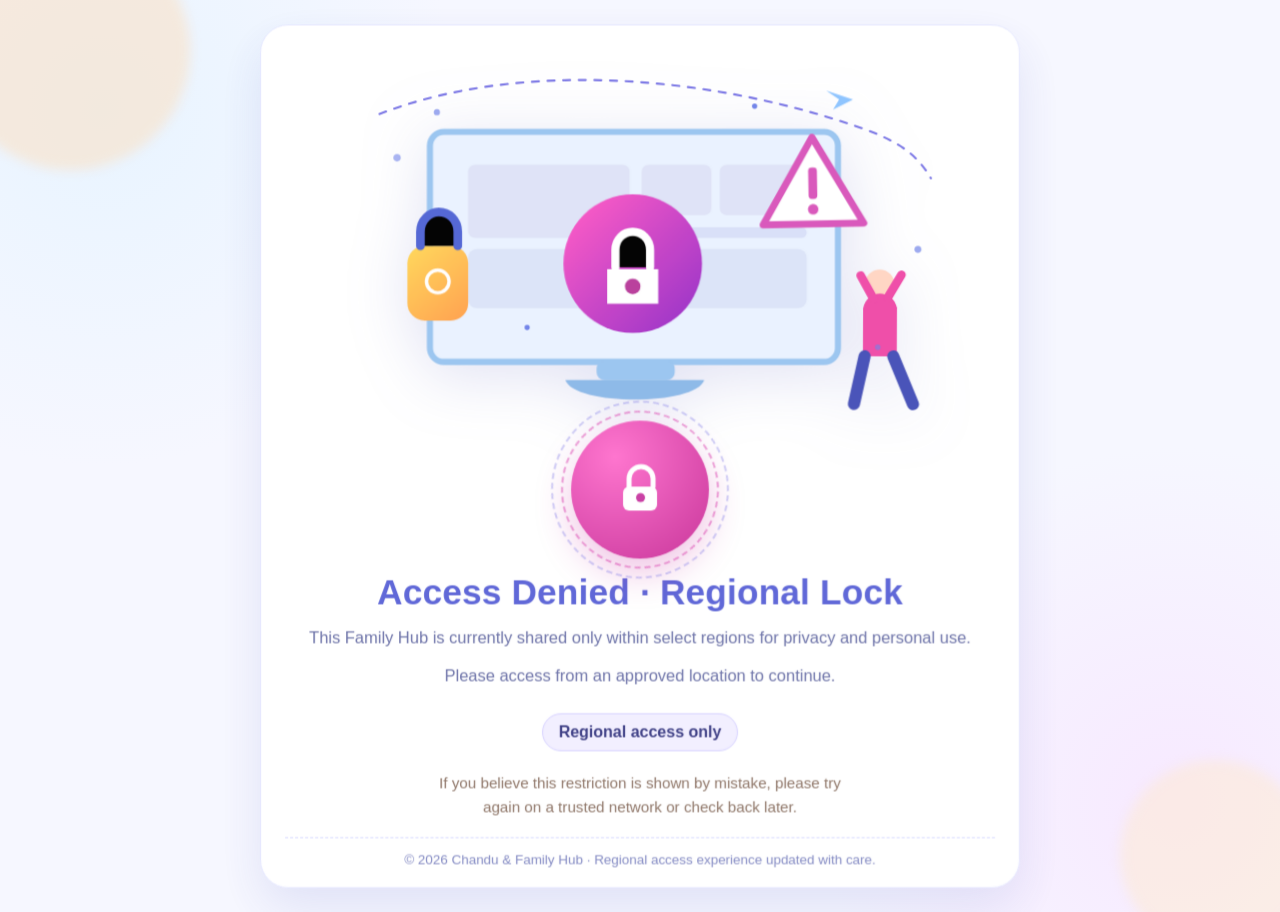
<file: april-memory-2025.html>
<!DOCTYPE html>
<html lang="en">
<head>
<meta charset="UTF-8">
<meta name="viewport" content="width=device-width, initial-scale=1.0, viewport-fit=cover">
<script src="location-guard.js"></script>
<title>April 3, 2025 — A Memory</title>
<link rel="preconnect" href="https://fonts.googleapis.com">
<link rel="preconnect" href="https://fonts.gstatic.com" crossorigin>
<link href="https://fonts.googleapis.com/css2?family=Fraunces:ital,opsz,wght@0,9..144,300;0,9..144,400;0,9..144,600;0,9..144,700;1,9..144,300;1,9..144,400;1,9..144,600;1,9..144,700&family=Outfit:wght@300;400;500;600&family=Cinzel:wght@300;400&display=swap" rel="stylesheet">

<style>
/* ═══════════════════════════════════
   DESIGN TOKENS
═══════════════════════════════════ */
:root {
  /* Light warm palette */
  --cream:     #FBF8F4;
  --cream2:    #F5EFE6;
  --cream3:    #EDE4D8;
  --paper:     #FEFCFA;
  --paper2:    #F9F5F0;

  --ink:       #1C140E;
  --ink2:      #3A2C22;
  --ink3:      #7A6558;
  --ink4:      #B5A49A;
  --ink5:      #D8CDC6;

  --rose:      #B53045;
  --rose2:     #D04560;
  --rose3:     #E87080;
  --rose-pale: #FAE8EC;
  --rose-mid:  rgba(181,48,69,.14);

  --gold:      #B87832;
  --gold2:     #D4983E;
  --gold3:     #EDBE78;
  --gold-pale: #FDF3E3;
  --gold-mid:  rgba(184,120,50,.14);

  --border:    rgba(60,44,34,.10);
  --border2:   rgba(60,44,34,.05);
  --shadow:    rgba(28,20,14,.07);
  --shadow2:   rgba(28,20,14,.13);

  --ease:      cubic-bezier(.4,0,.2,1);
  --spring:    cubic-bezier(.34,1.56,.64,1);
  --silk:      cubic-bezier(.25,.46,.45,.94);
  --expo:      cubic-bezier(.16,1,.3,1);
}

/* ═══════════════════════════════════
   RESET & BASE
═══════════════════════════════════ */
*,*::before,*::after { margin:0; padding:0; box-sizing:border-box; }
html { font-size:16px; scroll-behavior:smooth; -webkit-text-size-adjust:100%; }
body {
  font-family:'Outfit', sans-serif;
  background: var(--cream);
  color: var(--ink);
  min-height: 100vh;
  overflow-x: hidden;
  -webkit-font-smoothing: antialiased;
}
a { color:inherit; text-decoration:none; }

/* ═══════════════════════════════════
   FIXED BACKGROUND LAYERS
═══════════════════════════════════ */
.bg-mesh {
  position:fixed; inset:0; z-index:0; pointer-events:none;
  background:
    radial-gradient(ellipse 65% 50% at 0% 0%,   rgba(230,180,160,.18) 0%, transparent 55%),
    radial-gradient(ellipse 55% 45% at 100% 100%,rgba(210,155,100,.12) 0%, transparent 55%),
    radial-gradient(ellipse 70% 60% at 50% 50%,  rgba(252,248,244,.95) 0%, #EEE5D8 100%);
}
.bg-grain {
  position:fixed; inset:0; z-index:0; pointer-events:none; opacity:.025;
  background-image:url("data:image/svg+xml,%3Csvg viewBox='0 0 256 256' xmlns='http://www.w3.org/2000/svg'%3E%3Cfilter id='g'%3E%3CfeTurbulence type='fractalNoise' baseFrequency='.82' numOctaves='4' stitchTiles='stitch'/%3E%3C/filter%3E%3Crect width='100%25' height='100%25' filter='url(%23g)'/%3E%3C/svg%3E");
  background-size:160px;
}
.bg-vign {
  position:fixed; inset:0; z-index:0; pointer-events:none;
  background: radial-gradient(ellipse 100% 100% at 50% 50%, transparent 55%, rgba(90,65,45,.07) 100%);
}
#petal-canvas { position:fixed; inset:0; z-index:1; pointer-events:none; }

/* ═══════════════════════════════════
   LOADER
═══════════════════════════════════ */
#loader {
  position:fixed; inset:0; z-index:9999;
  background: var(--cream);
  display:flex; flex-direction:column; align-items:center; justify-content:center;
  gap: clamp(14px, 2.5vw, 22px);
  overflow:hidden;
  transition: opacity 1.2s var(--ease), visibility 1.2s var(--ease);
}
#loader.out { opacity:0; visibility:hidden; pointer-events:none; }

/* Loader corner ornaments */
.ld-corner {
  position:absolute; width:clamp(48px,8vw,72px); height:clamp(48px,8vw,72px);
  pointer-events:none;
}
.ld-corner::before, .ld-corner::after {
  content:''; position:absolute; background:rgba(180,120,50,.2);
}
.ld-corner::before { width:100%; height:1px; top:0; left:0;
  transform:scaleX(0); transform-origin:left; animation:growW .6s .3s var(--ease) forwards; }
.ld-corner::after  { width:1px; height:100%; top:0; left:0;
  transform:scaleY(0); transform-origin:top;  animation:growH .6s .5s var(--ease) forwards; }
.ld-corner.tl { top:18px; left:18px; }
.ld-corner.tr { top:18px; right:18px; transform:scaleX(-1); }
.ld-corner.bl { bottom:18px; left:18px; transform:scaleY(-1); }
.ld-corner.br { bottom:18px; right:18px; transform:scale(-1); }
@keyframes growW { to { transform:scaleX(1); } }
@keyframes growH { to { transform:scaleY(1); } }

.ld-inner {
  display:flex; flex-direction:column; align-items:center;
  gap: clamp(10px, 2vw, 16px);
  padding: 0 clamp(20px, 5vw, 44px);
  width:100%; max-width:520px;
}

#ld-cvs { display:block; }

.ld-eyebrow {
  font-family:'Cinzel', serif;
  font-size:clamp(.44rem, 1.7vw, .58rem);
  letter-spacing:.52em; text-transform:uppercase;
  color:rgba(180,120,50,.55);
  opacity:0; animation:slideUp .7s .6s var(--ease) forwards;
}
.ld-title {
  font-family:'Fraunces', serif; font-style:italic; font-weight:400;
  font-size:clamp(1.3rem, 4.5vw, 2rem);
  color:var(--ink2); text-align:center; line-height:1.3; max-width:380px;
  opacity:0; animation:slideUp .8s .9s var(--ease) forwards;
}
.ld-sub {
  font-family:'Outfit', sans-serif; font-weight:300; font-style:italic;
  font-size:clamp(.8rem, 2.3vw, .96rem);
  color:var(--ink4); text-align:center;
  opacity:0; animation:slideUp .7s 1.1s var(--ease) forwards;
}
.ld-bar-wrap {
  width:min(200px, 55vw);
  opacity:0; animation:slideUp .5s 1.3s var(--ease) forwards;
}
.ld-track { height:1px; background:var(--border); border-radius:2px; overflow:visible; position:relative; }
.ld-fill {
  height:100%; width:0; border-radius:2px;
  background:linear-gradient(90deg, var(--rose), var(--gold));
  animation:fillBar 2.6s 1.4s var(--silk) forwards;
  position:relative;
}
.ld-fill::after {
  content:''; position:absolute; right:-5px; top:50%; transform:translateY(-50%);
  width:9px; height:9px; border-radius:50%;
  background:var(--gold2);
  box-shadow:0 0 12px rgba(212,152,62,.9);
}
.ld-caption {
  font-family:'Cinzel', serif; font-size:.46rem; letter-spacing:.38em; text-transform:uppercase;
  color:var(--ink5); display:flex; align-items:center; gap:7px;
  opacity:0; animation:slideUp .5s 1.4s var(--ease) forwards;
}
.ldot {
  width:3px; height:3px; border-radius:50%;
  background:rgba(180,120,50,.3); animation:dotBlink 1.4s ease-in-out infinite alternate;
}
.ldot:nth-child(2){animation-delay:.22s;} .ldot:nth-child(4){animation-delay:.44s;}

@keyframes fillBar   { to { width:100%; } }
@keyframes slideUp   { from { opacity:0; transform:translateY(14px); } to { opacity:1; transform:none; } }
@keyframes dotBlink  { from { opacity:.15; transform:scale(.5); } to { opacity:1; transform:scale(1.4); } }

/* ═══════════════════════════════════
   PAGE WRAPPER + REVEAL SYSTEM
═══════════════════════════════════ */
#page { position:relative; z-index:5; opacity:0; transition:opacity 1s var(--ease); }
#page.in { opacity:1; }

/* Staggered reveal classes */
.rv    { opacity:0; transform:translateY(32px);  transition:opacity .9s var(--ease), transform .9s var(--ease); }
.rv-l  { opacity:0; transform:translateX(-26px); transition:opacity .9s var(--ease), transform .9s var(--ease); }
.rv-r  { opacity:0; transform:translateX(26px);  transition:opacity .9s var(--ease), transform .9s var(--ease); }
.rv-s  { opacity:0; transform:scale(.97);        transition:opacity .9s var(--ease), transform .9s var(--ease); }
.rv.in, .rv-l.in, .rv-r.in, .rv-s.in { opacity:1; transform:none; }
.d1{transition-delay:.08s!important;} .d2{transition-delay:.16s!important;}
.d3{transition-delay:.24s!important;} .d4{transition-delay:.32s!important;}

/* ═══════════════════════════════════
   HERO — split layout
═══════════════════════════════════ */
.hero {
  min-height:100vh;
  display:grid;
  grid-template-columns:1fr 1fr;
  align-items:center;
  padding: clamp(80px,11vw,130px) clamp(24px,6vw,80px) clamp(70px,9vw,110px);
  gap: clamp(40px,6vw,80px);
  position:relative; overflow:hidden;
}
@media(max-width:720px) {
  .hero { grid-template-columns:1fr; padding-bottom:100px; }
  .hero-stage-col { order:-1; }
}

/* Decorative lines behind hero */
.hero-bg-lines {
  position:absolute; inset:0; pointer-events:none; overflow:hidden; z-index:0;
}
.hero-bg-lines::before, .hero-bg-lines::after {
  content:''; position:absolute; background:rgba(180,120,50,.06);
}
.hero-bg-lines::before { width:1px; height:100%; left:50%; top:0; }
.hero-bg-lines::after  { width:100%; height:1px; top:50%; left:0; }

.hero-text-col { position:relative; z-index:2; }

.hero-kicker {
  font-family:'Cinzel', serif;
  font-size:clamp(.48rem, 1.8vw, .64rem);
  letter-spacing:.52em; text-transform:uppercase;
  color:var(--rose); margin-bottom:clamp(18px,3vw,28px);
  display:flex; align-items:center; gap:14px;
  opacity:0; animation:slideUp .7s .2s var(--ease) forwards;
}
.hero-kicker::before { content:''; width:28px; height:1px; background:currentColor; opacity:.6; }

.hero-date {
  font-family:'Fraunces', serif; font-weight:700;
  font-size:clamp(3.5rem,10vw,7.5rem);
  line-height:.88; letter-spacing:-.03em;
  color:var(--ink); margin-bottom:clamp(16px,2.5vw,26px);
  opacity:0; animation:slideUp 1s .35s var(--expo) forwards;
}
.hero-date .sep { color:var(--rose2); opacity:.7; margin:0 .08em; }

.hero-headline {
  font-family:'Fraunces', serif; font-style:italic; font-weight:400;
  font-size:clamp(1.5rem,3.8vw,2.6rem);
  color:var(--ink2); line-height:1.2;
  margin-bottom:clamp(16px,2.5vw,26px);
  opacity:0; animation:slideUp .9s .55s var(--expo) forwards;
}

.hero-body {
  font-family:'Outfit', sans-serif; font-weight:300;
  font-size:clamp(.98rem,2.3vw,1.14rem);
  color:var(--ink3); line-height:1.9; max-width:440px;
  margin-bottom:clamp(24px,4vw,38px);
  opacity:0; animation:slideUp .9s .72s var(--expo) forwards;
}

/* Pill tags */
.hero-pills {
  display:flex; flex-wrap:wrap; gap:10px;
  opacity:0; animation:slideUp .8s .88s var(--expo) forwards;
}
.pill {
  font-family:'Cinzel', serif; font-size:clamp(.44rem,1.6vw,.58rem);
  letter-spacing:.35em; text-transform:uppercase;
  padding:9px 18px; border-radius:3px;
  border:1px solid var(--border);
  background:var(--paper2); color:var(--ink3);
  transition:border-color .3s, color .3s, background .3s;
}
.pill:hover { border-color:rgba(181,48,69,.3); color:var(--rose); background:var(--rose-pale); }
.pill.rose { color:var(--rose); border-color:rgba(181,48,69,.25); background:var(--rose-pale); }
.pill.gold { color:var(--gold); border-color:rgba(184,120,50,.28); background:var(--gold-pale); }

/* Hero heart stage */
.hero-stage-col {
  display:flex; align-items:center; justify-content:center;
  position:relative; z-index:2;
}
.heart-stage {
  position:relative;
  width:min(440px,100%);
  height:clamp(280px,55vw,380px);
}
#hero-cvs { position:absolute; inset:0; width:100%; height:100%; }

/* Ambient pulse rings */
.pulse-ring {
  position:absolute; top:50%; left:50%; border-radius:50%;
  border:1px solid rgba(181,48,69,.12);
  transform:translate(-50%,-50%) scale(0);
  pointer-events:none;
}
.pulse-ring.p1{width:190px;height:190px; animation:ringOut 4s 1.4s ease-out infinite;}
.pulse-ring.p2{width:270px;height:270px; animation:ringOut 4s 2.1s ease-out infinite;}
.pulse-ring.p3{width:350px;height:350px; animation:ringOut 4s 2.8s ease-out infinite;}
@keyframes ringOut {
  0%   { transform:translate(-50%,-50%) scale(.3); opacity:.7; }
  100% { transform:translate(-50%,-50%) scale(1);  opacity:0; }
}

/* Scroll cue */
.scroll-cue {
  position:absolute; bottom:28px; left:50%; transform:translateX(-50%);
  display:flex; flex-direction:column; align-items:center; gap:6px;
  opacity:0; animation:slideUp .8s 1.4s var(--ease) forwards;
}
.sc-label { font-family:'Cinzel',serif; font-size:.48rem; letter-spacing:.4em; text-transform:uppercase; color:var(--ink5); }
.sc-needle { width:1px; height:38px; background:linear-gradient(to bottom,var(--ink4),transparent); animation:needleBob 2.4s ease-in-out infinite; }
@keyframes needleBob { 0%,100%{transform:scaleY(1);opacity:.5;} 50%{transform:scaleY(.65);opacity:1;} }

/* ═══════════════════════════════════
   LAYOUT SYSTEM
═══════════════════════════════════ */
.section     { padding:clamp(70px,9vw,110px) clamp(24px,6vw,80px); }
.container   { max-width:780px;  margin:0 auto; }
.container-w { max-width:1080px; margin:0 auto; }

.music-card {
  max-width: 760px;
  margin: 0 auto;
  padding: clamp(18px, 2.8vw, 28px);
  border: 1px solid var(--border);
  border-radius: 16px;
  background: linear-gradient(180deg, var(--paper), var(--paper2));
  box-shadow: 0 18px 35px var(--shadow);
}
.music-title {
  font-family: 'Fraunces', serif;
  font-style: italic;
  font-weight: 400;
  font-size: clamp(1.15rem, 2.8vw, 1.5rem);
  color: var(--ink2);
  margin-bottom: 8px;
}
.music-sub {
  font-family: 'Cinzel', serif;
  font-size: clamp(.45rem, 1.6vw, .56rem);
  letter-spacing: .22em;
  text-transform: uppercase;
  color: rgba(122,101,88,.86);
  margin-bottom: 14px;
}
.music-embed {
  width: 100%;
  max-width: 660px;
  height: 175px;
  border: 0;
  border-radius: 10px;
  overflow: hidden;
  display: block;
}

/* Chapter header */
.chapter-header {
  display:flex; align-items:center; gap:16px;
  margin-bottom:clamp(32px,5vw,52px);
}
.ch-num {
  font-family:'Cinzel', serif; font-size:.52rem; letter-spacing:.5em; text-transform:uppercase;
  color:var(--rose); white-space:nowrap;
  padding:6px 14px; border:1px solid rgba(181,48,69,.22);
  border-radius:3px; background:var(--rose-pale);
}
.ch-line { flex:1; height:1px; background:var(--border); max-width:60px; }
.ch-title {
  font-family:'Cinzel', serif; font-size:.52rem; letter-spacing:.48em; text-transform:uppercase;
  color:var(--ink3);
}

/* ═══════════════════════════════════
   DATE BLOCK
═══════════════════════════════════ */
.date-block {
  background:var(--paper);
  border:1px solid var(--border);
  border-radius:12px;
  padding:clamp(44px,7vw,72px) clamp(30px,5.5vw,60px);
  position:relative; overflow:hidden; text-align:center;
  box-shadow:0 2px 20px var(--shadow), 0 8px 40px var(--shadow);
}
.date-block::before {
  content:''; position:absolute; top:0; left:0; right:0; height:3px;
  background:linear-gradient(90deg,transparent,var(--rose),var(--gold),transparent);
}
.date-block::after {
  content:''; position:absolute;
  width:500px; height:260px; top:50%; left:50%; transform:translate(-50%,-50%);
  border-radius:50%;
  background:radial-gradient(ellipse,rgba(181,48,69,.04) 0%,transparent 70%);
  pointer-events:none;
}
/* inner frame */
.db-frame {
  position:absolute; inset:14px;
  border:1px solid rgba(180,120,50,.06); border-radius:9px;
  pointer-events:none;
}
.db-label {
  font-family:'Cinzel', serif; font-size:.56rem; letter-spacing:.5em; text-transform:uppercase;
  color:rgba(180,120,50,.5); margin-bottom:clamp(20px,3.5vw,30px); position:relative; z-index:1;
}
.db-date {
  font-family:'Fraunces', serif; font-weight:700;
  font-size:clamp(3rem,10vw,6.5rem);
  line-height:.9; letter-spacing:-.02em;
  color:var(--ink); position:relative; z-index:1;
}
.db-date .sep { color:var(--rose2); opacity:.65; }
.db-location {
  font-family:'Outfit', sans-serif; font-weight:300;
  font-size:clamp(.9rem,2.4vw,1.1rem); color:var(--ink3);
  margin-top:clamp(14px,2.5vw,22px); letter-spacing:.04em; position:relative; z-index:1;
}
.db-caption {
  font-family:'Fraunces', serif; font-style:italic; font-weight:300;
  font-size:clamp(1rem,2.8vw,1.25rem); color:var(--ink2);
  margin-top:clamp(18px,3vw,28px); line-height:1.75;
  max-width:460px; margin-left:auto; margin-right:auto; position:relative; z-index:1;
}
.db-countdown {
  position:relative; z-index:1;
  margin-top:clamp(26px,4vw,36px);
  display:grid;
  grid-template-columns:repeat(3, minmax(0,1fr));
  gap:12px;
}
.db-unit {
  border:1px solid var(--border);
  border-radius:10px;
  background:var(--paper2);
  padding:14px 10px;
  position:relative;
  overflow:hidden;
  transform:translateY(10px) scale(.98);
  opacity:0;
  animation:countCardIn .7s var(--ease) forwards;
}
.db-unit:nth-child(1) { animation-delay:.08s; }
.db-unit:nth-child(2) { animation-delay:.16s; }
.db-unit:nth-child(3) { animation-delay:.24s; }
.db-unit::before {
  content:'';
  position:absolute;
  top:0;
  left:-140%;
  width:80%;
  height:100%;
  background:linear-gradient(100deg, transparent, rgba(255,255,255,.38), transparent);
  animation:countShimmer 3.2s ease-in-out infinite;
  pointer-events:none;
}
.db-unit-value {
  display:block;
  font-family:'Fraunces', serif;
  font-weight:700;
  font-size:clamp(1.5rem,4vw,2rem);
  line-height:1;
  color:var(--ink);
  transform-origin:50% 70%;
}
.db-unit-value.bump {
  animation:valueBump .55s var(--spring);
}
.db-unit-label {
  display:block;
  margin-top:7px;
  font-family:'Cinzel', serif;
  font-size:.46rem;
  letter-spacing:.33em;
  text-transform:uppercase;
  color:var(--ink3);
}
.db-asof {
  position:relative; z-index:1;
  margin-top:14px;
  font-size:.78rem;
  color:var(--ink4);
  letter-spacing:.04em;
  opacity:0;
  animation:fadeInSoft .8s .35s var(--ease) forwards;
}
@media (max-width:560px) {
  .db-countdown { grid-template-columns:1fr; }
}
@keyframes countCardIn {
  to { transform:none; opacity:1; }
}
@keyframes countShimmer {
  0%, 55% { left:-140%; }
  100% { left:160%; }
}
@keyframes valueBump {
  0% { transform:translateY(8px) scale(.92); opacity:.45; }
  60% { transform:translateY(-1px) scale(1.05); opacity:1; }
  100% { transform:none; opacity:1; }
}
@keyframes fadeInSoft {
  from { opacity:0; transform:translateY(5px); }
  to { opacity:1; transform:none; }
}

/* ═══════════════════════════════════
   PROSE
═══════════════════════════════════ */
.prose-card {
  background:var(--paper);
  border:1px solid var(--border);
  border-radius:12px;
  padding:clamp(36px,5.5vw,60px) clamp(28px,5vw,52px);
  position:relative; overflow:hidden;
  box-shadow:0 2px 20px var(--shadow);
}
.prose-card::before {
  content:''; position:absolute;
  top:0; left:0; bottom:0; width:3px;
  background:linear-gradient(to bottom,var(--rose),var(--gold2),transparent);
  border-radius:3px 0 0 3px;
}

/* Drop cap */
.prose-card p:first-of-type::first-letter {
  font-family:'Fraunces', serif; font-style:italic; font-weight:600;
  font-size:clamp(3.5rem,9vw,5rem);
  color:var(--rose);
  float:left; line-height:.74; margin-right:12px; margin-top:10px;
}
.prose-p {
  font-family:'Outfit', sans-serif; font-weight:300;
  font-size:clamp(.98rem,2.4vw,1.14rem);
  line-height:1.95; color:var(--ink2);
  margin-bottom:clamp(18px,2.8vw,28px);
}
.prose-p:last-child { margin-bottom:0; }
.prose-p strong { font-weight:500; color:var(--ink); }
.prose-p em { color:var(--rose); font-style:italic; }
.p-divider {
  display:flex; align-items:center; gap:12px;
  margin:clamp(22px,3.5vw,34px) 0;
}
.pdl { flex:1; height:1px; background:var(--border); }
.pdg { width:6px; height:6px; background:var(--gold2); transform:rotate(45deg); opacity:.45; flex-shrink:0; }

/* ═══════════════════════════════════
   STAT CARDS
═══════════════════════════════════ */
.stats-grid { display:grid; grid-template-columns:1fr 1fr; gap:clamp(14px,2.5vw,22px); }
@media(max-width:500px) { .stats-grid { grid-template-columns:1fr; } }

.stat-card {
  background:var(--paper);
  border:1px solid var(--border);
  border-radius:12px;
  padding:clamp(28px,4.5vw,42px);
  position:relative; overflow:hidden;
  box-shadow:0 2px 16px var(--shadow);
  transition:transform .35s var(--ease), box-shadow .35s, border-color .35s;
}
.stat-card:hover { transform:translateY(-5px); box-shadow:0 14px 44px var(--shadow2); border-color:rgba(181,48,69,.2); }
.stat-card::after {
  content:''; position:absolute; bottom:0; left:0; right:0; height:2px;
  background:linear-gradient(90deg,var(--rose),var(--gold));
  transform:scaleX(0); transform-origin:left; transition:transform .38s var(--ease);
}
.stat-card:hover::after { transform:scaleX(1); }
.sc-tag { font-family:'Cinzel',serif; font-size:.5rem; letter-spacing:.42em; text-transform:uppercase; color:var(--gold); margin-bottom:12px; }
.sc-big {
  font-family:'Fraunces', serif; font-weight:700;
  font-size:clamp(3rem,8vw,5rem); line-height:.9; letter-spacing:-.02em;
  background:linear-gradient(135deg,var(--rose),var(--gold2));
  -webkit-background-clip:text; -webkit-text-fill-color:transparent; background-clip:text;
  margin-bottom:10px;
}
.sc-title { font-family:'Fraunces', serif; font-style:italic; font-size:clamp(1rem,2.5vw,1.18rem); color:var(--ink); margin-bottom:10px; }
.sc-body { font-family:'Outfit',sans-serif; font-weight:300; font-size:clamp(.86rem,2.1vw,.98rem); color:var(--ink3); line-height:1.78; }

/* ═══════════════════════════════════
   MEMORY CARDS
═══════════════════════════════════ */
.mem-grid { display:grid; grid-template-columns:repeat(auto-fill,minmax(min(235px,100%),1fr)); gap:clamp(14px,2.2vw,20px); }
.mem-card {
  background:var(--paper); border:1px solid var(--border); border-radius:12px;
  padding:clamp(24px,3.8vw,34px);
  display:flex; flex-direction:column; gap:10px;
  box-shadow:0 2px 14px var(--shadow);
  transition:transform .32s var(--ease), box-shadow .32s, border-color .32s;
  position:relative; overflow:hidden;
}
.mem-card:hover { transform:translateY(-5px); box-shadow:0 18px 48px var(--shadow2); border-color:rgba(181,48,69,.18); }
.mem-card::before {
  content:''; position:absolute; inset:0; border-radius:12px;
  background:linear-gradient(135deg,transparent 45%,rgba(255,255,255,.5) 55%,transparent 65%);
  transform:translateX(-120%); transition:transform .7s var(--ease); pointer-events:none;
}
.mem-card:hover::before { transform:translateX(120%); }
.mc-num {
  font-family:'Fraunces', serif; font-weight:700;
  font-size:clamp(2.2rem,5.5vw,3rem); line-height:1;
  color:transparent; -webkit-text-stroke:1px rgba(181,48,69,.15);
}
.mc-tag { font-family:'Cinzel',serif; font-size:.48rem; letter-spacing:.42em; text-transform:uppercase; color:var(--gold); }
.mc-title {
  font-family:'Fraunces', serif; font-style:italic;
  font-size:clamp(.96rem,2.4vw,1.1rem); color:var(--ink); line-height:1.3;
  padding-bottom:10px; border-bottom:1px solid var(--border);
}
.mc-body { font-family:'Outfit',sans-serif; font-weight:300; font-size:clamp(.86rem,2.1vw,.98rem); color:var(--ink3); line-height:1.78; flex:1; }

/* ═══════════════════════════════════
   QUOTE
═══════════════════════════════════ */
.quote-card {
  background:linear-gradient(140deg,var(--rose-pale),var(--gold-pale));
  border:1px solid rgba(181,48,69,.14);
  border-radius:12px;
  padding:clamp(44px,7vw,72px) clamp(40px,8vw,90px);
  text-align:center; position:relative; overflow:hidden;
  box-shadow:0 3px 24px rgba(181,48,69,.06);
}
.quote-card::before,.quote-card::after {
  content:''; position:absolute; width:30px; height:30px;
  border-style:solid; border-color:rgba(180,120,50,.35);
}
.quote-card::before { top:0; left:0; border-width:1px 0 0 1px; }
.quote-card::after  { bottom:0; right:0; border-width:0 1px 1px 0; }
.q-mark {
  font-family:'Fraunces', serif; font-style:italic;
  font-size:clamp(5rem,13vw,9.5rem); line-height:0;
  color:rgba(181,48,69,.09);
  position:absolute; top:clamp(20px,4vw,34px); left:clamp(18px,4vw,34px);
  user-select:none; pointer-events:none;
}
.q-text {
  font-family:'Fraunces', serif; font-style:italic; font-weight:400;
  font-size:clamp(1.15rem,4vw,1.8rem); line-height:1.72; color:var(--ink2);
  max-width:540px; margin:0 auto; position:relative; z-index:1;
}
.q-text strong { color:var(--ink); }
.q-attr {
  font-family:'Cinzel', serif; font-size:.48rem; letter-spacing:.44em; text-transform:uppercase;
  color:var(--gold); margin-top:22px; position:relative; z-index:1;
}

/* ═══════════════════════════════════
   TIMELINE
═══════════════════════════════════ */
.timeline { max-width:640px; margin:0 auto; padding-left:clamp(28px,5vw,44px); position:relative; }
.tl-rail {
  position:absolute; left:8px; top:6px; bottom:6px; width:1px;
  background:linear-gradient(to bottom,var(--rose2),var(--gold2),rgba(180,120,50,.2),transparent);
}
.tl-item {
  position:relative; margin-bottom:clamp(30px,4.5vw,44px);
  opacity:0; transform:translateX(-20px);
  transition:opacity .82s var(--ease), transform .82s var(--ease);
}
.tl-item.in { opacity:1; transform:none; }
.tl-dot {
  position:absolute; left:clamp(-31px,-5.2vw,-27px); top:4px;
  width:14px; height:14px; border-radius:50%;
  border:1.5px solid var(--rose2); background:var(--cream);
  box-shadow:0 0 0 3px rgba(181,48,69,.07);
}
.tl-dot.key { background:var(--rose); border-color:var(--rose); box-shadow:0 0 0 5px rgba(181,48,69,.12); }
.tl-dot.key::after {
  content:''; position:absolute; inset:-6px; border-radius:50%;
  border:1px solid rgba(181,48,69,.22); animation:nodeGlow 3s ease-in-out infinite;
}
@keyframes nodeGlow { 0%,100%{opacity:.5;transform:scale(1);} 50%{opacity:0;transform:scale(1.8);} }
.tl-when { font-family:'Cinzel',serif; font-size:.5rem; letter-spacing:.28em; text-transform:uppercase; color:var(--gold); margin-bottom:5px; }
.tl-title { font-family:'Fraunces',serif; font-style:italic; font-size:clamp(.95rem,2.5vw,1.1rem); color:var(--ink); margin-bottom:5px; }
.tl-desc  { font-family:'Outfit',sans-serif; font-weight:300; font-size:clamp(.85rem,2.1vw,.96rem); color:var(--ink3); line-height:1.75; }

/* ═══════════════════════════════════
   WORD CARDS
═══════════════════════════════════ */
.word-grid { display:grid; grid-template-columns:repeat(auto-fit,minmax(min(150px,100%),1fr)); gap:clamp(12px,2vw,18px); }
.word-card {
  background:var(--paper); border:1px solid var(--border); border-radius:12px;
  padding:clamp(20px,3.5vw,30px) clamp(16px,3vw,22px); text-align:center;
  box-shadow:0 2px 12px var(--shadow);
  transition:transform .32s var(--ease), box-shadow .32s, border-color .32s;
}
.word-card:hover { transform:translateY(-4px); box-shadow:0 12px 36px var(--shadow2); border-color:rgba(181,48,69,.2); }
.wc-icon { font-size:1.8rem; display:block; margin-bottom:12px; line-height:1; }
.wc-word { font-family:'Fraunces',serif; font-style:italic; font-size:clamp(1rem,2.8vw,1.18rem); color:var(--rose); margin-bottom:7px; }
.wc-def  { font-family:'Outfit',sans-serif; font-weight:300; font-size:clamp(.82rem,2.1vw,.94rem); color:var(--ink4); line-height:1.65; }

/* ═══════════════════════════════════
   LETTER
═══════════════════════════════════ */
.letter {
  background:var(--paper); border:1px solid var(--border); border-radius:12px;
  padding:clamp(40px,6vw,68px) clamp(28px,5.5vw,56px);
  position:relative; overflow:hidden;
  box-shadow:0 3px 24px var(--shadow);
}
.letter::before {
  content:''; position:absolute; top:0; left:0; right:0; height:2px;
  background:linear-gradient(90deg,transparent,var(--rose),var(--gold2),transparent);
}
.letter::after {
  content:''; position:absolute; inset:16px;
  border:1px solid rgba(180,120,50,.05); border-radius:8px; pointer-events:none;
}
.letter-to {
  font-family:'Cinzel',serif; font-size:.54rem; letter-spacing:.48em; text-transform:uppercase;
  color:var(--gold); margin-bottom:clamp(26px,4vw,40px);
  display:flex; align-items:center; gap:14px;
}
.letter-to::after { content:''; flex:1; height:1px; background:linear-gradient(90deg,rgba(180,120,50,.25),transparent); }
.letter-p {
  font-family:'Outfit', sans-serif; font-weight:300;
  font-size:clamp(1rem,2.5vw,1.15rem); line-height:2.05; color:var(--ink2);
  margin-bottom:clamp(16px,2.5vw,24px);
}
.letter-p:last-of-type { margin-bottom:0; }
.letter-p em { color:var(--rose); } .letter-p strong { font-weight:500; color:var(--ink); }
.letter-sig {
  margin-top:clamp(32px,5vw,50px); padding-top:clamp(20px,3vw,30px);
  border-top:1px solid var(--border); text-align:right;
}
.sig-from { font-family:'Outfit',sans-serif; font-weight:300; font-size:clamp(.86rem,2.2vw,1rem); color:var(--ink4); margin-bottom:8px; }
.sig-name { font-family:'Fraunces',serif; font-style:italic; font-size:clamp(1.5rem,4.5vw,2.1rem); color:var(--gold); filter:drop-shadow(0 2px 10px rgba(184,120,50,.2)); }
.sig-date { font-family:'Cinzel',serif; font-size:.48rem; letter-spacing:.36em; text-transform:uppercase; color:rgba(180,120,50,.4); margin-top:8px; }

/* ═══════════════════════════════════
   CLOSING
═══════════════════════════════════ */
.closing { max-width:640px; margin:0 auto; text-align:center; padding:clamp(30px,5vw,52px) 20px clamp(44px,7vw,70px); }
.clos-orn { display:flex; align-items:center; gap:14px; margin-bottom:clamp(20px,3.5vw,32px); }
.col { flex:1; height:1px; background:linear-gradient(to right,transparent,var(--gold)); }
.col.r { background:linear-gradient(to left,transparent,var(--gold)); }
.cod { width:7px; height:7px; background:var(--gold2); transform:rotate(45deg); opacity:.4; flex-shrink:0; }
.closing-h {
  font-family:'Fraunces', serif; font-style:italic; font-weight:400;
  font-size:clamp(1.6rem,5.5vw,2.8rem); color:var(--ink);
  margin-bottom:clamp(16px,3vw,26px); line-height:1.15;
}
.closing-body { font-family:'Outfit',sans-serif; font-weight:300; font-size:clamp(.96rem,2.4vw,1.12rem); color:var(--ink3); line-height:1.95; margin-bottom:clamp(10px,2vw,16px); }
.closing-sig { font-family:'Fraunces',serif; font-style:italic; font-size:clamp(1.2rem,3.8vw,1.6rem); color:var(--rose2); margin-top:clamp(20px,3.5vw,30px); }
.closing-date { font-family:'Cinzel',serif; font-size:.48rem; letter-spacing:.44em; text-transform:uppercase; color:var(--gold); margin-top:12px; }

/* ═══════════════════════════════════
   FOOTER
═══════════════════════════════════ */
footer {
  background:linear-gradient(160deg,var(--ink) 0%,#3A2C1E 60%,#261A0C 100%);
  border-top:2px solid rgba(180,120,50,.28);
  padding:clamp(30px,5vw,48px) clamp(24px,6vw,80px);
  text-align:center; position:relative; overflow:hidden;
  display:flex; flex-direction:column; align-items:center; gap:14px; z-index:5;
}
footer::before {
  content:''; position:absolute; top:0; left:10%; right:10%; height:1px;
  background:linear-gradient(90deg,transparent,rgba(180,120,50,.45),transparent);
}
footer::after {
  content:''; position:absolute; width:420px; height:210px; top:50%; left:50%;
  transform:translate(-50%,-50%);
  background:radial-gradient(ellipse,rgba(181,48,69,.08) 0%,transparent 70%);
  pointer-events:none;
}
.ft-brand { font-family:'Fraunces',serif; font-style:italic; font-weight:400; font-size:clamp(1.1rem,3.5vw,1.5rem); color:rgba(240,228,218,.75); position:relative; z-index:1; }
.ft-brand span { color:var(--gold3); }
.ft-orn { display:flex; align-items:center; gap:12px; width:min(220px,52vw); position:relative; z-index:1; }
.ft-orn-line { flex:1; height:1px; background:var(--border); }
.ft-orn-sym { font-size:.5rem; color:rgba(180,120,50,.4); letter-spacing:.2em; }
.ft-text { font-family:'Cinzel',serif; font-size:clamp(.44rem,1.6vw,.58rem); letter-spacing:.32em; text-transform:uppercase; color:rgba(215,200,185,.38); position:relative; z-index:1; }
.ft-link {
  font-family:'Cinzel',serif; font-size:.52rem; letter-spacing:.28em; text-transform:uppercase;
  color:rgba(181,48,69,.55); padding:9px 22px; border:1px solid rgba(181,48,69,.18);
  border-radius:4px; position:relative; z-index:1;
  transition:color .3s, border-color .3s, background .3s; display:inline-block; margin-top:4px;
}
.ft-link:hover { color:var(--rose3); border-color:rgba(181,48,69,.4); background:rgba(181,48,69,.06); }
</style>
</head>
<body>

<!-- ═══════════ LOADER ═══════════ -->
<div id="loader" aria-label="Loading">
  <div class="ld-corner tl"></div><div class="ld-corner tr"></div>
  <div class="ld-corner bl"></div><div class="ld-corner br"></div>
  <div class="ld-inner">
    <canvas id="ld-cvs" width="160" height="160"></canvas>
    <div class="ld-eyebrow">A Memory · April 3, 2025</div>
    <div class="ld-title">The Day She<br>Walked Away</div>
    <div class="ld-sub">Some doors, once closed, stay closed.</div>
    <div class="ld-bar-wrap">
      <div class="ld-track"><div class="ld-fill"></div></div>
    </div>
    <div class="ld-caption">
      <span class="ldot"></span>
      <span>Holding this memory with honesty</span>
      <span class="ldot"></span>
    </div>
  </div>
</div>

<!-- ═══════════ BG ═══════════ -->
<div class="bg-mesh"  aria-hidden="true"></div>
<div class="bg-grain" aria-hidden="true"></div>
<div class="bg-vign"  aria-hidden="true"></div>
<canvas id="petal-canvas" aria-hidden="true"></canvas>

<!-- ═══════════ PAGE ═══════════ -->
<main id="page">

  <!-- ── HERO ─────────────────────────── -->
  <section class="hero">
    <div class="hero-bg-lines" aria-hidden="true"></div>

    <div class="hero-text-col">
      <div class="hero-kicker">Memory · Nellore</div>
      <div class="hero-date">03<span class="sep">.</span>04<span class="sep">.</span>25</div>
      <h1 class="hero-headline">The day she decided<br>it was over.</h1>
      <p class="hero-body">
        They had come from Hyderabad that morning.
        Her family arrived unannounced. A conversation began —
        about things that had built up, problems that had no clean answers.
        By evening, she had made her choice.
      </p>
      <div class="hero-pills">
        <span class="pill rose">April 3, 2025</span>
        <span class="pill gold">5 Months Pregnant</span>
        <span class="pill">Nellore, AP</span>
      </div>
    </div>

    <div class="hero-stage-col">
      <div class="heart-stage">
        <div class="pulse-ring p1"></div>
        <div class="pulse-ring p2"></div>
        <div class="pulse-ring p3"></div>
        <canvas id="hero-cvs"></canvas>
      </div>
    </div>

    <div class="scroll-cue" aria-hidden="true">
      <div class="sc-label">Scroll</div>
      <div class="sc-needle"></div>
    </div>
  </section>

  <!-- ── SONG ───────────────────────── -->
  <section class="section" style="padding-top:0">
    <div class="container rv">
      <div class="music-card">
        <div class="music-title">Vellipoke</div>
        <div class="music-sub">Autoplay requested for this memory</div>
        <iframe
          class="music-embed"
          title="Vellipoke — Apple Music"
          allow="autoplay *; encrypted-media *; fullscreen *; clipboard-write"
          sandbox="allow-forms allow-popups allow-same-origin allow-scripts allow-storage-access-by-user-activation allow-top-navigation-by-user-activation"
          src="https://embed.music.apple.com/in/song/vellipoke/1165582980?autoplay=1">
        </iframe>
      </div>
    </div>
  </section>

  <!-- ── DATE BLOCK ──────────────────── -->
  <section class="section" style="padding-top:0">
    <div class="container rv">
      <div class="date-block">
        <div class="db-frame"></div>
        <div class="db-label">The Day This Chapter Ended</div>
        <div class="db-date">3<span class="sep"> / </span>04<span class="sep"> / </span>2025</div>
        <div class="db-location">Nellore, Andhra Pradesh · Arrived from Hyderabad</div>
        <div class="db-caption">
          A journey that started as a visit home<br>and became the last day of a marriage.
        </div>
        <div class="db-countdown" aria-label="Time since April 3, 2025">
          <div class="db-unit">
            <span class="db-unit-value" id="cd-years">0</span>
            <span class="db-unit-label">Years</span>
          </div>
          <div class="db-unit">
            <span class="db-unit-value" id="cd-months">0</span>
            <span class="db-unit-label">Months</span>
          </div>
          <div class="db-unit">
            <span class="db-unit-value" id="cd-days">0</span>
            <span class="db-unit-label">Days</span>
          </div>
        </div>
        <div class="db-asof" id="cd-asof">As of today</div>
      </div>
    </div>
  </section>

  <!-- ── WHAT HAPPENED ──────────────── -->
  <section class="section" style="padding-top:0">
    <div class="container">
      <div class="chapter-header rv">
        <span class="ch-num">01</span>
        <div class="ch-line"></div>
        <span class="ch-title">What Happened</span>
      </div>
      <div class="prose-card rv">
        <p class="prose-p">
          That Thursday, Chandu and Sindhu had come from Hyderabad together.
          The journey was ordinary — nothing in it announced what the day was about to become.
          When they arrived, her parents were there. <strong>Nobody had told him they were coming.</strong>
          They sat down to talk.
        </p>
        <div class="p-divider"><div class="pdl"></div><div class="pdg"></div><div class="pdl"></div></div>
        <p class="prose-p">
          The conversation turned to <em>the things that had been accumulating between them</em> —
          problems that had grown over time, wounds that had not healed, words spoken and unspoken,
          the weight of a marriage that had been struggling under pressures neither had fully
          been able to resolve. There was no single reason. There never is.
        </p>
        <div class="p-divider"><div class="pdl"></div><div class="pdg"></div><div class="pdl"></div></div>
        <p class="prose-p">
          At some point, the conversation became a decision.
          <strong>Sindhu chose to leave.</strong>
          She walked out with her family, and the home they had shared
          became, in that single moment, just a place.
          Chandu stood in the silence that followed — the kind of silence
          that means something permanent has just occurred.
        </p>
      </div>
    </div>
  </section>

  <!-- ── STATS ──────────────────────── -->
  <section class="section" style="padding-top:0">
    <div class="container">
      <div class="chapter-header rv">
        <span class="ch-num">02</span>
        <div class="ch-line"></div>
        <span class="ch-title">The Weight of It</span>
      </div>
      <div class="stats-grid">
        <div class="stat-card rv d1">
          <div class="sc-tag">Pregnancy at the time</div>
          <div class="sc-big">5</div>
          <div class="sc-title">Months Along</div>
          <div class="sc-body">
            Sindhu was five months pregnant with Yokshith when she left.
            Chandu had been present through every step — every scan, every appointment,
            every quiet evening of learning how to love someone not yet born.
          </div>
        </div>
        <div class="stat-card rv d2">
          <div class="sc-tag">Between then and the birth</div>
          <div class="sc-big">~5</div>
          <div class="sc-title">Months Later</div>
          <div class="sc-body">
            Yokshith arrived on September 2nd, 2025 —
            five months after the day on April 3rd that closed this chapter.
            A child who came into the world already carrying the weight of what had happened.
          </div>
        </div>
      </div>
    </div>
  </section>

  <!-- ── MEMORY CARDS ───────────────── -->
  <section class="section" style="padding-top:0">
    <div class="container-w">
      <div class="chapter-header rv">
        <span class="ch-num">03</span>
        <div class="ch-line"></div>
        <span class="ch-title">Moments That Stay</span>
      </div>
      <div class="mem-grid">
        <div class="mem-card rv d1">
          <div class="mc-num">01</div>
          <div class="mc-tag">The Journey</div>
          <div class="mc-title">Coming from Hyderabad Together</div>
          <div class="mc-body">The trip was unremarkable. An ordinary morning of travel. No sign in any of it of what the hours ahead were carrying.</div>
        </div>
        <div class="mem-card rv d2">
          <div class="mc-num">02</div>
          <div class="mc-tag">The Arrival</div>
          <div class="mc-title">Faces He Hadn't Expected to See</div>
          <div class="mc-body">Her family appeared without warning. The day shifted in that instant — what had been a return home became something else entirely before it had even settled.</div>
        </div>
        <div class="mem-card rv d3">
          <div class="mc-num">03</div>
          <div class="mc-tag">The Conversation</div>
          <div class="mc-title">Things That Had Been Building</div>
          <div class="mc-body">Not one thing. A hundred small things. The accumulated weight of a marriage trying and struggling and running out of room. Some conversations don't resolve. They end.</div>
        </div>
        <div class="mem-card rv d4">
          <div class="mc-num">04</div>
          <div class="mc-tag">The Silence After</div>
          <div class="mc-title">What Remains When a Door Closes</div>
          <div class="mc-body">Not the sound of leaving — the quiet after it. The particular kind of stillness a room holds when something that lived in it has departed and is not coming back.</div>
        </div>
      </div>
    </div>
  </section>

  <!-- ── QUOTE ──────────────────────── -->
  <section class="section" style="padding-top:0">
    <div class="container rv">
      <div class="quote-card">
        <div class="q-mark">"</div>
        <div class="q-text">
          The hardest part wasn't the argument —<br>
          it was how <strong>ordinary the morning had been</strong><br>
          before everything changed.
        </div>
        <div class="q-attr">— On the day that began as a journey</div>
      </div>
    </div>
  </section>

  <!-- ── TIMELINE ───────────────────── -->
  <section class="section" style="padding-top:0">
    <div class="container">
      <div class="chapter-header rv">
        <span class="ch-num">04</span>
        <div class="ch-line"></div>
        <span class="ch-title">The Full Story</span>
      </div>
      <div class="timeline">
        <div class="tl-rail"></div>
        <div class="tl-item" id="tl1">
          <div class="tl-dot"></div>
          <div class="tl-when">6 August 2023</div>
          <div class="tl-title">First Meeting</div>
          <div class="tl-desc">Two lives crossed paths for the first time. A connection that neither had planned for — and that would set the course for everything that followed.</div>
        </div>
        <div class="tl-item" id="tl2" style="transition-delay:.12s">
          <div class="tl-dot"></div>
          <div class="tl-when">17 September 2023</div>
          <div class="tl-title">Engagement</div>
          <div class="tl-desc">Six weeks after they met, they were engaged. A love that moved quickly and sincerely, with families gathered and a promise made in good faith.</div>
        </div>
        <div class="tl-item" id="tl3" style="transition-delay:.24s">
          <div class="tl-dot"></div>
          <div class="tl-when">19 November 2023</div>
          <div class="tl-title">Marriage</div>
          <div class="tl-desc">Forty-three days later, they were married. Traditions honoured, vows spoken with full sincerity, a shared life begun with genuine hope.</div>
        </div>
        <div class="tl-item" id="tl4" style="transition-delay:.36s">
          <div class="tl-dot"></div>
          <div class="tl-when">Late 2024</div>
          <div class="tl-title">Expecting Yokshith</div>
          <div class="tl-desc">A pregnancy discovered and embraced. Yokshith was growing. Chandu had already begun learning how to love a child he hadn't yet met.</div>
        </div>
        <div class="tl-item" id="tl5" style="transition-delay:.48s">
          <div class="tl-dot key"></div>
          <div class="tl-when">3 April 2025</div>
          <div class="tl-title">She Left — Five Months Into the Pregnancy</div>
          <div class="tl-desc">They came from Hyderabad. Her family arrived unannounced. A conversation about accumulated problems became an ending. Sindhu chose to leave. She was five months pregnant with Yokshith.</div>
        </div>
        <div class="tl-item" id="tl6" style="transition-delay:.60s">
          <div class="tl-dot"></div>
          <div class="tl-when">2 September 2025</div>
          <div class="tl-title">Yokshith Arrives</div>
          <div class="tl-desc">Four months and twenty-nine days after April 3rd, Yokshith came into the world. He was already loved before he arrived — that part, at least, was never in doubt.</div>
        </div>
        <div class="tl-item" id="tl7" style="transition-delay:.72s">
          <div class="tl-dot"></div>
          <div class="tl-when">26 February 2026</div>
          <div class="tl-title">Legal Closure</div>
          <div class="tl-desc">The divorce was finalised. A legal record that confirmed, in formal terms, what April 3rd had already sealed in every way that actually mattered.</div>
        </div>
      </div>
    </div>
  </section>

  <!-- ── WORD CARDS ─────────────────── -->
  <section class="section" style="padding-top:0">
    <div class="container">
      <div class="chapter-header rv">
        <span class="ch-num">05</span>
        <div class="ch-line"></div>
        <span class="ch-title">What This Memory Is</span>
      </div>
      <div class="word-grid">
        <div class="word-card rv d1"><span class="wc-icon">🌧️</span><div class="wc-word">Grief</div><div class="wc-def">Love with nowhere left to go. The cost of having cared completely.</div></div>
        <div class="word-card rv d2"><span class="wc-icon">🕯️</span><div class="wc-word">Memory</div><div class="wc-def">What survives the ending. The part of love that no document dissolves.</div></div>
        <div class="word-card rv d3"><span class="wc-icon">🫀</span><div class="wc-word">Honesty</div><div class="wc-def">The only way to keep a memory well. Without pretence, without revision.</div></div>
        <div class="word-card rv d4"><span class="wc-icon">🌱</span><div class="wc-word">Forward</div><div class="wc-def">The only direction available after April 3rd. One day at a time.</div></div>
      </div>
    </div>
  </section>

  <!-- ── LETTER ─────────────────────── -->
  <section class="section" style="padding-top:0">
    <div class="container">
      <div class="chapter-header rv">
        <span class="ch-num">06</span>
        <div class="ch-line"></div>
        <span class="ch-title">Words Never Sent</span>
      </div>
      <div class="letter rv">
        <div class="letter-to">To Sindhu</div>
        <p class="letter-p">
          There are things about that day I keep returning to.
          Not the argument itself, but the surprise of it — the fact that
          I didn't know your family was coming. <strong>The whole shape of the day arrived without any warning,
          and I didn't have time to prepare for it in any way.</strong>
          That isn't a complaint. It's just an honest accounting of what happened.
        </p>
        <p class="letter-p">
          I understand, now more than I did then, that the problems between us had been building
          for a long time. That no single conversation was going to fix them.
          That you had reached a point where leaving felt like the only real answer available to you.
          <em>I don't know that I could have changed it, even if I had known it was coming.</em>
          But I wish we had found a way to have that conversation differently, at some point, before it became the last one.
        </p>
        <p class="letter-p">
          You were carrying Yokshith when you left.
          He arrived on September 2nd, 2025 —
          <strong>already loved, from long before that day.</strong>
          Whatever happened between us, that has always been true and will always remain so.
        </p>
        <p class="letter-p">
          I keep this page not to place blame or to grieve publicly.
          I keep it because April 3rd happened, it was real, and <em>real things deserve to be acknowledged honestly</em> —
          even when the honest version is complicated and doesn't resolve into anything clean.
        </p>
        <div class="letter-sig">
          <div class="sig-from">Written with honesty, kept with care —</div>
          <div class="sig-name">Chandu</div>
          <div class="sig-date">April 3, 2025 &nbsp;·&nbsp; Always Remembered</div>
        </div>
      </div>
    </div>
  </section>

  <!-- ── QUOTE 2 ─────────────────────── -->
  <section class="section" style="padding-top:0">
    <div class="container rv">
      <div class="quote-card">
        <div class="q-mark">"</div>
        <div class="q-text">
          Some things don't end because anyone was<br>
          entirely wrong. They end because <strong>the distance<br>
          between two people finally becomes permanent.</strong>
        </div>
        <div class="q-attr">— On what April 3rd honestly was</div>
      </div>
    </div>
  </section>

  <!-- ── CLOSING ────────────────────── -->
  <section class="section" style="padding-bottom:0">
    <div class="closing rv">
      <div class="clos-orn"><div class="col"></div><div class="cod"></div><div class="col r"></div></div>
      <div class="closing-h">A Memory, Kept Honestly</div>
      <p class="closing-body">
        This page does not soften what happened or inflate it into something larger than it was.
        There was a journey from Hyderabad, an unexpected conversation, a decision, a departure.
        That is the truth of April 3rd, held as clearly and honestly as possible.
      </p>
      <p class="closing-body">
        Yokshith arrived on September 2nd, 2025. He was loved before he arrived
        and is loved now. That is the part of this story that does not change.
      </p>
      <div class="closing-sig">Remembered by Chandu</div>
      <div class="closing-date">April 3, 2025 &nbsp;·&nbsp; Written With Honesty</div>
    </div>
  </section>

  <footer>
    <div class="ft-brand">Chandu <span>&amp;</span> Family</div>
    <div class="ft-orn"><div class="ft-orn-line"></div><div class="ft-orn-sym">✦ ✦ ✦</div><div class="ft-orn-line"></div></div>
    <div class="ft-text">April 3, 2025 &nbsp;·&nbsp; A Memory Preserved</div>
    <div class="ft-text" style="color:rgba(215,200,185,.28)">© <span id="ft-year"></span> &nbsp;·&nbsp; Made with care by Chandu</div>
    <a href="index.html" class="ft-link">← Return to Family Home</a>
  </footer>
</main>

<script>
'use strict';

document.getElementById('ft-year').textContent = new Date().getFullYear();

function getCalendarDiff(fromDate, toDate) {
  let years = toDate.getFullYear() - fromDate.getFullYear();
  let months = toDate.getMonth() - fromDate.getMonth();
  let days = toDate.getDate() - fromDate.getDate();

  if (days < 0) {
    months -= 1;
    const previousMonthLastDate = new Date(toDate.getFullYear(), toDate.getMonth(), 0).getDate();
    days += previousMonthLastDate;
  }

  if (months < 0) {
    years -= 1;
    months += 12;
  }

  return { years, months, days };
}

function renderMemoryCountdown() {
  const startDate = new Date(2025, 3, 3); // April 3, 2025 (month is 0-indexed)
  const today = new Date();
  const currentDate = new Date(today.getFullYear(), today.getMonth(), today.getDate());
  const elapsed = getCalendarDiff(startDate, currentDate);

  const yearsEl = document.getElementById('cd-years');
  const monthsEl = document.getElementById('cd-months');
  const daysEl = document.getElementById('cd-days');
  const asOfEl = document.getElementById('cd-asof');

  if (!yearsEl || !monthsEl || !daysEl || !asOfEl) return;

  function animateCount(el, finalValue, delayMs) {
    const value = Math.max(0, finalValue);
    const durationMs = 1200;
    const start = performance.now() + delayMs;

    function tick(now) {
      if (now < start) {
        requestAnimationFrame(tick);
        return;
      }
      const progress = Math.min((now - start) / durationMs, 1);
      const eased = 1 - Math.pow(1 - progress, 3); // easeOutCubic
      const current = Math.round(value * eased);
      el.textContent = String(current);
      if (progress < 1) {
        requestAnimationFrame(tick);
      } else {
        el.classList.remove('bump');
        void el.offsetWidth; // restart animation
        el.classList.add('bump');
      }
    }

    requestAnimationFrame(tick);
  }

  animateCount(yearsEl, elapsed.years, 0);
  animateCount(monthsEl, elapsed.months, 130);
  animateCount(daysEl, elapsed.days, 260);

  const dateLabel = currentDate.toLocaleDateString('en-US', {
    year: 'numeric',
    month: 'long',
    day: 'numeric'
  });
  asOfEl.textContent = `As of ${dateLabel}`;
}

renderMemoryCountdown();

/* ════════════════════════════════════════════════
   HEART UTILITY FUNCTIONS
════════════════════════════════════════════════ */
function getHeartPoints(cx, cy, R, n) {
  n = n || 260;
  const k = R / 15, pts = [];
  for (let i = 0; i <= n; i++) {
    const t = (i / n) * Math.PI * 2;
    pts.push([
      cx + k * 16 * Math.pow(Math.sin(t), 3),
      cy - k * (13 * Math.cos(t) - 5 * Math.cos(2*t) - 2 * Math.cos(3*t) - Math.cos(4*t))
    ]);
  }
  return pts;
}

function traceHeart(ctx, cx, cy, R) {
  const pts = getHeartPoints(cx, cy, R);
  ctx.beginPath();
  pts.forEach(([x,y], i) => i === 0 ? ctx.moveTo(x,y) : ctx.lineTo(x,y));
  ctx.closePath();
}

function paintHeart(ctx, cx, cy, R, dim) {
  dim = dim || 0;
  traceHeart(ctx, cx, cy, R);
  const g = ctx.createRadialGradient(cx - R*.18, cy - R*.28, R*.03, cx + R*.06, cy + R*.1, R*.92);
  g.addColorStop(0,   `hsl(348,${68-dim*20}%,${56-dim*12}%)`);
  g.addColorStop(.38, `hsl(348,${60-dim*17}%,${45-dim*9}%)`);
  g.addColorStop(.72, `hsl(348,${52-dim*14}%,${35-dim*7}%)`);
  g.addColorStop(1,   `hsl(348,44%,${22-dim*4}%)`);
  ctx.fillStyle = g;
  ctx.fill();

  // Specular
  traceHeart(ctx, cx, cy, R);
  const gh = ctx.createRadialGradient(cx - R*.22, cy - R*.42, 0, cx - R*.07, cy - R*.17, R*.46);
  gh.addColorStop(0, 'rgba(255,255,255,.52)');
  gh.addColorStop(.44, 'rgba(255,255,255,.14)');
  gh.addColorStop(1, 'rgba(255,255,255,0)');
  ctx.fillStyle = gh;
  ctx.fill();

  // Outline
  traceHeart(ctx, cx, cy, R);
  ctx.strokeStyle = `rgba(90,14,22,${.22 - dim*.08})`;
  ctx.lineWidth = 1.3;
  ctx.stroke();
}

/* ════════════════════════════════════════════════
   SHARD MESH — polygon triangles filling the heart
   Uses Voronoi-style irregular grid for organic shards
════════════════════════════════════════════════ */
function buildShards(cx, cy, R) {
  // Offscreen inside-test
  const tc = document.createElement('canvas');
  tc.width = Math.ceil(R * 3); tc.height = Math.ceil(R * 3);
  const ox = R * 1.5, oy = R * 1.5; // offset so heart fits
  const tctx = tc.getContext('2d');
  tctx.fillStyle = '#000';
  tctx.fillRect(0, 0, tc.width, tc.height);
  // Draw heart into offscreen canvas
  const pts = getHeartPoints(ox, oy, R);
  tctx.beginPath();
  pts.forEach(([x,y], i) => i === 0 ? tctx.moveTo(x,y) : tctx.lineTo(x,y));
  tctx.closePath(); tctx.fillStyle = '#fff'; tctx.fill();
  const imgd = tctx.getImageData(0, 0, tc.width, tc.height);
  function inside(wx, wy) {
    const px = Math.round(wx - cx + ox), py = Math.round(wy - cy + oy);
    if (px < 0 || py < 0 || px >= tc.width || py >= tc.height) return false;
    return imgd.data[(py * tc.width + px) * 4] > 128;
  }

  // Seed points — dense inside heart, sparse outside
  const seeds = [];
  const N = 60; // number of seed points
  for (let attempts = 0; attempts < 2000 && seeds.length < N; attempts++) {
    const angle = Math.random() * Math.PI * 2;
    const dist = R * (0.08 + Math.random() * 0.98);
    const px = cx + Math.cos(angle) * dist;
    const py = cy + Math.sin(angle) * dist * 0.88;
    if (inside(px, py)) {
      // Reject if too close to existing seed
      const tooClose = seeds.some(s => {
        const dx = s[0]-px, dy = s[1]-py;
        return Math.sqrt(dx*dx+dy*dy) < R * 0.14;
      });
      if (!tooClose) seeds.push([px, py]);
    }
  }

  // Delaunay triangulation — simple O(n²) for small N
  function circumcircle(A, B, C) {
    const ax = B[0]-A[0], ay = B[1]-A[1];
    const bx = C[0]-A[0], by = C[1]-A[1];
    const D = 2*(ax*by - ay*bx);
    if (Math.abs(D) < 1e-10) return null;
    const ux = (by*(ax*ax+ay*ay) - ay*(bx*bx+by*by)) / D;
    const uy = (ax*(bx*bx+by*by) - bx*(ax*ax+ay*ay)) / D;
    const cx0 = A[0]+ux, cy0 = A[1]+uy;
    const r = Math.sqrt(ux*ux+uy*uy);
    return { x:cx0, y:cy0, r };
  }

  // Bowyer-Watson
  const superTri = [
    [cx - R*4, cy + R*4],
    [cx,       cy - R*4],
    [cx + R*4, cy + R*4]
  ];
  let tris = [superTri];

  seeds.forEach(p => {
    let bad = [], ok = [];
    tris.forEach(t => {
      const c = circumcircle(t[0], t[1], t[2]);
      if (!c) { ok.push(t); return; }
      const dx = c.x-p[0], dy = c.y-p[1];
      if (Math.sqrt(dx*dx+dy*dy) < c.r + .001) bad.push(t); else ok.push(t);
    });
    // Boundary edges
    const edgeMap = {};
    bad.forEach(t => {
      [[0,1],[1,2],[2,0]].forEach(([i,j]) => {
        const a = t[i], b = t[j];
        const key = JSON.stringify([a,b].sort((x,y)=>x[0]-y[0]||x[1]-y[1]));
        edgeMap[key] = (edgeMap[key]||0)+1;
      });
    });
    const boundary = Object.entries(edgeMap).filter(([,v])=>v===1).map(([k])=>JSON.parse(k));
    boundary.forEach(([a,b]) => ok.push([a, b, p]));
    tris = ok;
  });

  // Remove triangles containing super-triangle vertices
  tris = tris.filter(t =>
    !t.some(v => superTri.some(sv => v[0]===sv[0] && v[1]===sv[1]))
  );

  // Keep only triangles whose centroid is inside the heart
  const shards = tris.filter(t => {
    const ccx = (t[0][0]+t[1][0]+t[2][0]) / 3;
    const ccy = (t[0][1]+t[1][1]+t[2][1]) / 3;
    return inside(ccx, ccy);
  }).map(t => {
    const ccx = (t[0][0]+t[1][0]+t[2][0]) / 3;
    const ccy = (t[0][1]+t[1][1]+t[2][1]) / 3;
    return {
      pts: t,
      cx: ccx, cy: ccy, // centroid
      // Physics state
      ox: 0, oy: 0, angle: 0,
      vx: 0, vy: 0, va: 0,
      alpha: 1, fade: 0
    };
  });

  return shards;
}

/* ════════════════════════════════════════════════
   LOADER HEART — gentle beat only
════════════════════════════════════════════════ */
(function() {
  const cv = document.getElementById('ld-cvs');
  if (!cv) return;
  const ctx = cv.getContext('2d');
  const W = cv.width, H = cv.height;
  const CX = W/2, CY = H/2 + 4, R = 48;
  let t = 0, raf;

  function frame() {
    raf = requestAnimationFrame(frame);
    t += .016;
    ctx.clearRect(0, 0, W, H);

    // Ambient glow
    const ag = ctx.createRadialGradient(CX, CY, 0, CX, CY, R * 1.9);
    ag.addColorStop(0, 'rgba(181,48,69,.10)');
    ag.addColorStop(1, 'rgba(181,48,69,0)');
    ctx.fillStyle = ag;
    ctx.fillRect(0, 0, W, H);

    const BD = .88, ct = t % BD;
    let sc = 1;
    if (ct < .08)       sc = 1 + .08*(ct/.08);
    else if (ct < .17)  sc = 1.08 - .08*((ct-.08)/.09);
    else if (ct < .22)  sc = 1 + .04*((ct-.17)/.05);
    else if (ct < .29)  sc = 1.04 - .04*((ct-.22)/.07);

    // Glow ring on beat
    if (sc > 1.04) {
      const gr = ctx.createRadialGradient(CX, CY, R*.85, CX, CY, R*1.4);
      gr.addColorStop(0, `rgba(181,48,69,${(sc-1)*2.2})`);
      gr.addColorStop(1, 'rgba(181,48,69,0)');
      ctx.fillStyle = gr;
      ctx.fillRect(0, 0, W, H);
    }

    ctx.save();
    ctx.translate(CX, CY); ctx.scale(sc, sc); ctx.translate(-CX, -CY);
    paintHeart(ctx, CX, CY, R, 0);
    ctx.restore();
  }
  raf = requestAnimationFrame(frame);
  window._ldStop = () => cancelAnimationFrame(raf);
})();


/* ════════════════════════════════════════════════
   HERO SHATTER ANIMATION
   States: APPEAR → BEAT(3x) → WINDUP → SHATTER → FLY → PAUSE → REFORM → WHOLE
════════════════════════════════════════════════ */
(function() {
  const cv = document.getElementById('hero-cvs');
  if (!cv) return;
  const ctx = cv.getContext('2d');
  const dpr = window.devicePixelRatio || 1;

  let W, H, CX, CY, R;
  let shards = [];
  let waves = [];

  function resize() {
    const rect = cv.parentElement.getBoundingClientRect();
    W = rect.width; H = rect.height;
    cv.width = W * dpr; cv.height = H * dpr;
    cv.style.width  = W + 'px';
    cv.style.height = H + 'px';
    ctx.setTransform(1,0,0,1,0,0);
    ctx.scale(dpr, dpr);
    CX = W / 2; CY = H / 2 + 8;
    R  = Math.min(W, H) * .325;
    shards = buildShards(CX, CY, R);
  }

  resize();
  window.addEventListener('resize', () => { ctx.setTransform(1,0,0,1,0,0); resize(); });

  // Easing helpers
  const eO  = t => 1 - Math.pow(1 - t, 3);
  const eIO = t => t < .5 ? 4*t*t*t : 1 - Math.pow(-2*t + 2, 3) / 2;
  const lerp = (a, b, t) => a + (b - a) * t;

  /* ─── IMPACT ─── */
  function impact() {
    // Impact flash via CSS
    const fl = document.createElement('div');
    fl.style.cssText = 'position:absolute;inset:0;border-radius:inherit;background:rgba(255,220,180,.7);pointer-events:none;transition:opacity .18s;z-index:10;';
    cv.parentElement.appendChild(fl);
    requestAnimationFrame(() => { fl.style.opacity = '0'; setTimeout(() => fl.remove(), 300); });

    // Screen micro-shake
    cv.style.transition = 'transform 0s';
    cv.style.transform = 'translate(3px,-4px)';
    setTimeout(() => { cv.style.transform = 'translate(-2px,3px)'; }, 30);
    setTimeout(() => { cv.style.transform = 'translate(2px,-2px)'; }, 70);
    setTimeout(() => { cv.style.transform = 'none'; cv.style.transition = ''; }, 110);

    // Shockwave rings
    waves.push({r: R * .1, a: .9, maxR: R * 2.0, speed: R * 3.5});
    waves.push({r: 0,      a: .6, maxR: R * 2.5, speed: R * 2.8, delay: .06});
    waves.push({r: 0,      a: .4, maxR: R * 3.0, speed: R * 2.2, delay: .14});

    // Assign shard velocities — impact from upper-middle
    const IY = CY - R * .25;
    shards.forEach(s => {
      const dx = s.cx - CX;
      const dy = s.cy - IY;
      const dist = Math.sqrt(dx*dx + dy*dy) || 1;
      const distNorm = dist / R;
      // Closer shards → faster, more rotation
      const baseSpeed = R * (3.5 + Math.random() * 2.5) / (distNorm * .5 + .2);
      // Outward + upward bias (gravity pulls down later)
      s.vx = (dx / dist) * baseSpeed * (.7 + Math.random() * .6) + (Math.random() - .5) * R * .8;
      s.vy = (dy / dist) * baseSpeed * (.7 + Math.random() * .6) - R * (1.2 + Math.random() * 1.4);
      s.va = (Math.random() - .5) * (10 + Math.random() * 16);
      s.ox = 0; s.oy = 0; s.angle = 0;
      s.alpha = 1; s.fade = 0;
      // Save reform target
      s._startOX = (Math.random() - .5) * R * 2.8;
      s._startOY = (Math.random() - .5) * R * 2.8;
      s._startA  = (Math.random() - .5) * Math.PI * 2.5;
    });
  }

  /* ─── PHYSICS TICK ─── */
  function tickShards(dt, fading) {
    const GRAVITY = R * 4.5;
    const AIR = 0.96; // velocity damping per second (approx)
    shards.forEach(s => {
      if (!fading) {
        s.vy += GRAVITY * dt;
        s.vx *= Math.pow(AIR, dt * 60 / 60);
        s.vy *= Math.pow(AIR, dt * 55 / 60);
        s.va *= Math.pow(.97, dt * 60 / 60);
        s.ox += s.vx * dt;
        s.oy += s.vy * dt;
        s.angle += s.va * dt;
        s.alpha = Math.max(0, s.alpha - dt * .65);
      }
    });
  }

  /* ─── DRAW SHARDS ─── */
  function drawShards(globalAlpha) {
    globalAlpha = globalAlpha === undefined ? 1 : globalAlpha;
    shards.forEach(s => {
      const a = s.alpha * globalAlpha;
      if (a <= 0.005) return;
      ctx.save();
      ctx.globalAlpha = a;
      ctx.translate(s.cx + s.ox, s.cy + s.oy);
      ctx.rotate(s.angle);
      // Draw triangle centred on origin
      const p = s.pts;
      ctx.beginPath();
      ctx.moveTo(p[0][0] - s.cx, p[0][1] - s.cy);
      ctx.lineTo(p[1][0] - s.cx, p[1][1] - s.cy);
      ctx.lineTo(p[2][0] - s.cx, p[2][1] - s.cy);
      ctx.closePath();
      // Color based on centroid position within heart
      const ny = (s.cy - CY) / R;
      const nx = (s.cx - CX) / R;
      const hue = 348;
      const sat = Math.round(62 - ny * 8);
      const lit = Math.round(44 + nx * 4 - ny * 6);
      ctx.fillStyle = `hsl(${hue},${sat}%,${lit}%)`;
      ctx.fill();
      // Shard edge — gives glass-like feel
      ctx.strokeStyle = 'rgba(255,180,180,.2)';
      ctx.lineWidth = .5;
      ctx.stroke();
      // Small specular dot on each shard
      if (a > .5) {
        const sx = (p[0][0] - s.cx) * .6 + (p[1][0] - s.cx) * .2 + (p[2][0] - s.cx) * .2;
        const sy = (p[0][1] - s.cy) * .6 + (p[1][1] - s.cy) * .2 + (p[2][1] - s.cy) * .2;
        ctx.beginPath(); ctx.arc(sx, sy, 1.2, 0, Math.PI * 2);
        ctx.fillStyle = `rgba(255,255,255,${a * .35})`; ctx.fill();
      }
      ctx.restore();
    });
  }

  /* ─── DRAW WAVES ─── */
  let waveTime = 0;
  function drawWaves(dt) {
    waveTime += dt;
    waves = waves.filter(w => w.a > 0.01);
    waves.forEach(w => {
      if (w.delay) { w.delay -= dt; if (w.delay > 0) return; w.delay = 0; }
      w.r += w.speed * dt;
      w.a -= dt * 2.0;
      if (w.a <= 0) return;
      ctx.save();
      ctx.globalAlpha = w.a * .7;
      ctx.beginPath(); ctx.arc(CX, CY, w.r, 0, Math.PI * 2);
      // Warm rose ring
      ctx.strokeStyle = 'rgba(181,48,69,.85)';
      ctx.lineWidth = 2.2;
      ctx.stroke();
      ctx.restore();
    });
  }

  /* ─── REFORM SHARDS ─── */
  function reformShards(progress) {
    const e = eIO(Math.min(progress, 1));
    shards.forEach((s, i) => {
      const delay = (i / shards.length) * .28;
      const local = Math.min(Math.max((progress - delay) / .72, 0), 1);
      const le = eIO(local);
      s.alpha = local;
      s.ox    = lerp(s._startOX, 0, le);
      s.oy    = lerp(s._startOY, 0, le);
      s.angle = lerp(s._startA,  0, le);
    });
  }

  /* ─── STATE MACHINE ─── */
  let state = 'APPEAR', st = 0, prev = null, beats = 0;

  function frame(ts) {
    if (prev === null) prev = ts;
    const dt = Math.min((ts - prev) / 1000, .05);
    prev = ts; st += dt;

    ctx.clearRect(0, 0, W, H);

    switch (state) {

      case 'APPEAR': {
        const p = Math.min(st / 1.0, 1), e = eO(p);
        ctx.save(); ctx.globalAlpha = e;
        // Bloom glow
        const ag = ctx.createRadialGradient(CX, CY, 0, CX, CY, R * 1.8);
        ag.addColorStop(0, `rgba(181,48,69,${e * .1})`);
        ag.addColorStop(1, 'rgba(181,48,69,0)');
        ctx.fillStyle = ag; ctx.fillRect(0, 0, W, H);
        paintHeart(ctx, CX, CY, R, 0);
        ctx.restore();
        if (p >= 1) { beats = 0; state = 'BEAT'; st = 0; }
        break;
      }

      case 'BEAT': {
        const BD = .88, ct = st % BD, nb = Math.floor(st / BD);
        if (nb > beats) beats = nb;
        let sc = 1;
        if (ct < .08)       sc = 1 + .085 * (ct / .08);
        else if (ct < .17)  sc = 1.085 - .085 * ((ct - .08) / .09);
        else if (ct < .23)  sc = 1 + .045 * ((ct - .17) / .06);
        else if (ct < .30)  sc = 1.045 - .045 * ((ct - .23) / .07);

        const gA = (sc - 1) * 10;
        if (gA > 0) {
          const ag = ctx.createRadialGradient(CX, CY, R * .7, CX, CY, R * 2.0);
          ag.addColorStop(0, `rgba(181,48,69,${gA * .18})`);
          ag.addColorStop(1, 'rgba(181,48,69,0)');
          ctx.fillStyle = ag; ctx.fillRect(0, 0, W, H);
        }

        ctx.save();
        ctx.translate(CX, CY); ctx.scale(sc, sc); ctx.translate(-CX, -CY);
        paintHeart(ctx, CX, CY, R, 0);
        ctx.restore();

        if (beats >= 3) { state = 'WINDUP'; st = 0; }
        break;
      }

      case 'WINDUP': {
        // Heart compresses slightly before impact
        const p = Math.min(st / .22, 1), e = eO(p);
        const scaleX = 1 - e * .06;
        const scaleY = 1 + e * .08;
        // Desaturate slightly
        ctx.save();
        ctx.translate(CX, CY); ctx.scale(scaleX, scaleY); ctx.translate(-CX, -CY);
        paintHeart(ctx, CX, CY, R, e * .15);
        ctx.restore();
        drawWaves(dt);
        // Build one pre-wave
        if (st < .04 && waves.length === 0) {
          waves.push({ r:0, a:.5, maxR: R*1.4, speed: R*2, delay:0 });
        }
        if (p >= 1) { impact(); state = 'FLY'; st = 0; }
        break;
      }

      case 'FLY': {
        tickShards(dt, false);
        drawWaves(dt);
        drawShards(1);
        const allGone = shards.every(s => s.alpha <= 0);
        if (allGone || st > 2.2) { state = 'PAUSE'; st = 0; }
        break;
      }

      case 'PAUSE': {
        drawWaves(dt);
        // Faint ghost of heart outline
        const ghostA = Math.min(st / .5, .25) * .4;
        if (ghostA > 0) {
          ctx.save(); ctx.globalAlpha = ghostA;
          traceHeart(ctx, CX, CY, R);
          ctx.strokeStyle = 'rgba(181,48,69,.6)'; ctx.lineWidth = 1.5; ctx.stroke();
          ctx.restore();
        }
        if (st > .85) {
          // Prepare reform positions
          shards.forEach(s => { s.alpha = 0; });
          state = 'REFORM'; st = 0;
        }
        break;
      }

      case 'REFORM': {
        drawWaves(dt);
        reformShards(st / 1.05);
        drawShards(1);
        if (st >= 1.05) { state = 'WHOLE'; st = 0; }
        break;
      }

      case 'WHOLE': {
        // Brief pause as whole heart, then reset
        paintHeart(ctx, CX, CY, R, 0);
        if (st > .55) { beats = 0; state = 'BEAT'; st = 0; }
        break;
      }
    }
    requestAnimationFrame(frame);
  }
  requestAnimationFrame(ts => { prev = ts; frame(ts); });
})();


/* ════════════════════════════════════════════════
   FLOATING PETALS — warm blush/gold tones on light bg
════════════════════════════════════════════════ */
(function() {
  const cv = document.getElementById('petal-canvas');
  const ctx = cv.getContext('2d');
  let W, H;
  function resize() { W = cv.width = window.innerWidth; H = cv.height = window.innerHeight; }
  resize();
  window.addEventListener('resize', resize);

  const COLS = [
    'rgba(205,130,120,', 'rgba(220,158,120,', 'rgba(210,160,140,',
    'rgba(215,178,160,', 'rgba(188,118,108,', 'rgba(230,188,168,'
  ];
  const petals = Array.from({length: 15}, () => mkP());
  function mkP() {
    return {
      x: Math.random() * window.innerWidth,
      y: Math.random() * window.innerHeight - window.innerHeight,
      w: 4 + Math.random() * 10, h: 2 + Math.random() * 5,
      rot: Math.random() * Math.PI * 2,
      rSpd: (Math.random() - .5) * .025,
      vx: (Math.random() - .5) * .4,
      vy: .28 + Math.random() * .58,
      a: .04 + Math.random() * .12,
      col: COLS[Math.floor(Math.random() * COLS.length)]
    };
  }

  (function tick() {
    ctx.clearRect(0, 0, W, H);
    petals.forEach((p, i) => {
      p.x += p.vx; p.y += p.vy; p.rot += p.rSpd;
      if (p.y > H + 18) { Object.assign(petals[i], mkP()); petals[i].y = -15; petals[i].x = Math.random() * W; }
      ctx.save();
      ctx.translate(p.x, p.y); ctx.rotate(p.rot);
      ctx.beginPath(); ctx.ellipse(0, 0, p.w, p.h, 0, 0, Math.PI * 2);
      ctx.fillStyle = p.col + p.a + ')';
      ctx.fill(); ctx.restore();
    });
    requestAnimationFrame(tick);
  })();
})();


/* ════════════════════════════════════════════════
   SCROLL REVEAL — IntersectionObserver
════════════════════════════════════════════════ */
function initReveal() {
  const io = new IntersectionObserver(entries => {
    entries.forEach(e => { if (e.isIntersecting) { e.target.classList.add('in'); io.unobserve(e.target); } });
  }, { threshold: .1 });
  document.querySelectorAll('.rv, .rv-l, .rv-r, .rv-s').forEach(el => io.observe(el));

  const ioTl = new IntersectionObserver(entries => {
    entries.forEach(e => { if (e.isIntersecting) { e.target.classList.add('in'); ioTl.unobserve(e.target); } });
  }, { threshold: .12 });
  document.querySelectorAll('.tl-item').forEach(el => ioTl.observe(el));
}


/* ════════════════════════════════════════════════
   LOADER DISMISS + PAGE ENTER
════════════════════════════════════════════════ */
window.addEventListener('DOMContentLoaded', () => {
  setTimeout(() => {
    if (window._ldStop) window._ldStop();
    document.getElementById('loader').classList.add('out');
    setTimeout(() => {
      document.getElementById('page').classList.add('in');
      initReveal();
    }, 380);
  }, 4100);
});
</script>
</body>
</html>
</file>
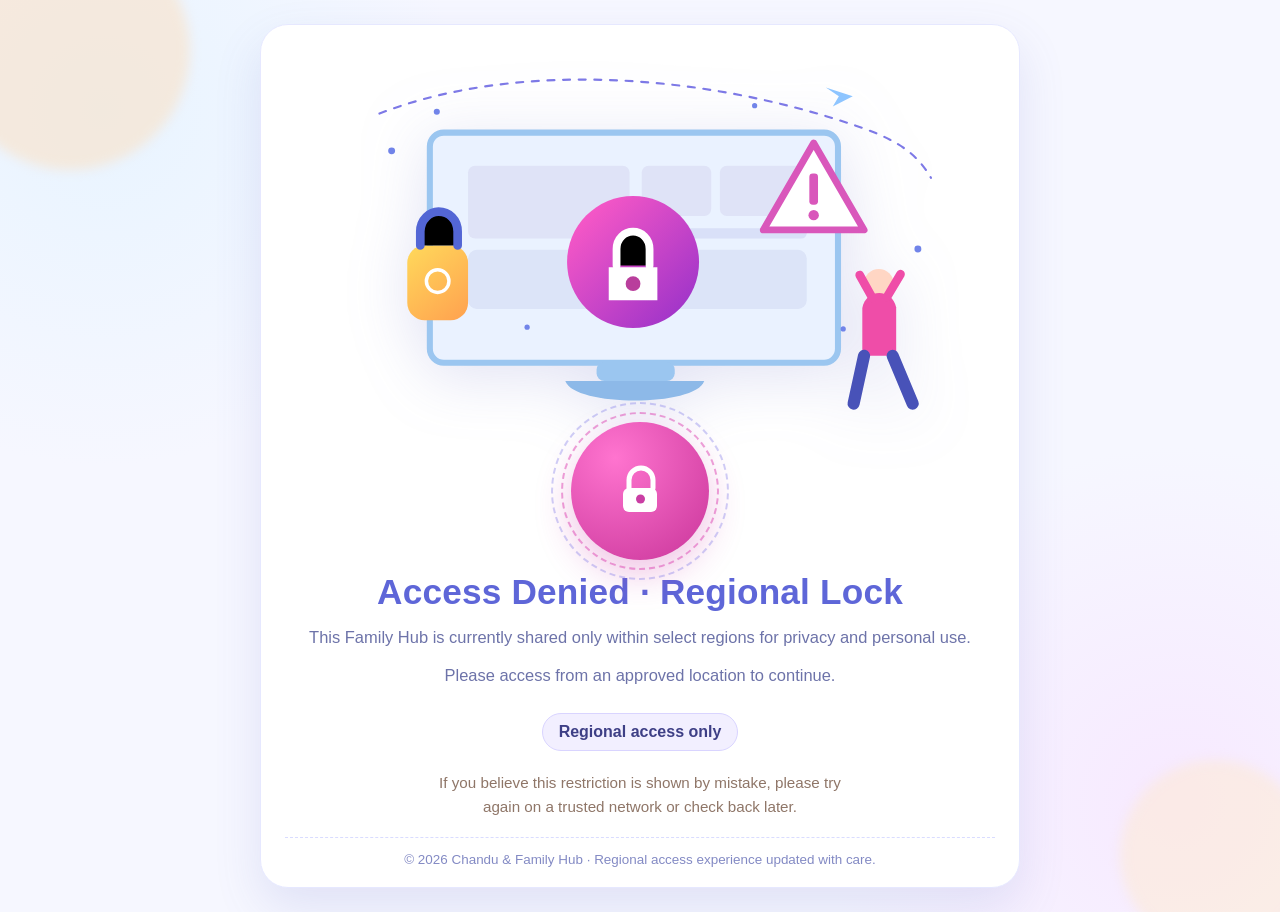
<file: astrology-predictions.html>
<!DOCTYPE html>
<html lang="en">
<head>
  <meta charset="UTF-8" />
  <meta name="viewport" content="width=device-width, initial-scale=1.0, viewport-fit=cover" />
  <script src="location-guard.js"></script>
  <title>Astrology Predictions • Family Hub</title>
  <link rel="preconnect" href="https://fonts.googleapis.com" />
  <link rel="preconnect" href="https://fonts.gstatic.com" crossorigin />
  <link href="https://fonts.googleapis.com/css2?family=Inter:wght@300;400;500;600;700;800&family=Cinzel:wght@500;600;700&display=swap" rel="stylesheet" />
  <style>
    :root {
      --bg: #fff7f6;
      --bg-2: #fffdf8;
      --bg-3: #f6f3ff;
      --card: rgba(255, 255, 255, 0.88);
      --card-border: rgba(197, 147, 185, 0.34);
      --text: #332536;
      --muted: #83697f;
      --accent-1: #d66ba0;
      --accent-2: #b38bfa;
      --accent-3: #67c6ff;
      --shadow: 0 12px 32px rgba(120, 66, 113, 0.16);
      --ease: cubic-bezier(0.4, 0, 0.2, 1);
      --spring: cubic-bezier(0.34, 1.56, 0.64, 1);
    }

    * { box-sizing: border-box; margin: 0; padding: 0; }
    html { font-size: 16px; scroll-behavior: smooth; }
    body {
      min-height: 100vh;
      font-family: 'Inter', sans-serif;
      color: var(--text);
      background:
        radial-gradient(50% 45% at 10% 0%, rgba(255, 169, 205, 0.22) 0%, rgba(255, 169, 205, 0) 100%),
        radial-gradient(42% 35% at 90% 0%, rgba(179, 139, 250, 0.22) 0%, rgba(179, 139, 250, 0) 100%),
        radial-gradient(55% 42% at 50% 100%, rgba(103, 198, 255, 0.16) 0%, rgba(103, 198, 255, 0) 100%),
        linear-gradient(155deg, var(--bg) 0%, var(--bg-2) 56%, var(--bg-3) 100%);
      overflow-x: hidden;
    }

    #loader {
      position: fixed;
      inset: 0;
      z-index: 9999;
      display: grid;
      place-items: center;
      background: linear-gradient(155deg, #fff2f4, #f5edff);
      transition: opacity .75s var(--ease), visibility .75s var(--ease);
    }
    #loader.hidden { opacity: 0; visibility: hidden; pointer-events: none; }
    .loader-box {
      width: min(360px, 92vw);
      border-radius: 22px;
      padding: 26px;
      text-align: center;
      background: rgba(255,255,255,.92);
      border: 1px solid rgba(214, 107, 160, .26);
      box-shadow: var(--shadow);
      backdrop-filter: blur(8px);
      animation: riseIn .75s var(--spring) both;
      position: relative;
      overflow: hidden;
    }
    .loader-box::before {
      content: '';
      position: absolute;
      inset: 0;
      background: linear-gradient(120deg, transparent 30%, rgba(255,255,255,.7) 50%, transparent 70%);
      transform: translateX(-140%);
      animation: sheen 2s ease-in-out infinite;
    }
    .loader-icon { font-size: 2rem; margin-bottom: 8px; animation: pulseGlow 1.6s ease-in-out infinite; }
    .loader-title {
      font-family: 'Cinzel', serif;
      letter-spacing: .05em;
      margin-bottom: 6px;
      color: #573a5b;
      font-size: .95rem;
      position: relative;
    }
    .loader-sub {
      color: #8e6f86;
      font-size: .8rem;
      margin-bottom: 14px;
      position: relative;
    }
    .loader-track {
      width: 100%;
      height: 6px;
      border-radius: 999px;
      overflow: hidden;
      background: rgba(214, 107, 160, .14);
      position: relative;
    }
    .loader-fill {
      width: 0;
      height: 100%;
      border-radius: 999px;
      background: linear-gradient(90deg, var(--accent-1), var(--accent-2), var(--accent-3));
      animation: fillTrack 1.35s var(--ease) forwards;
    }

    #emoji-rain {
      position: fixed;
      inset: 0;
      z-index: 0;
      pointer-events: none;
      overflow: hidden;
    }
    .emoji-drop {
      position: absolute;
      top: -40px;
      font-size: clamp(1rem, 1.7vw, 1.3rem);
      opacity: 0;
      animation: loveFall linear forwards;
      filter: drop-shadow(0 2px 6px rgba(208, 93, 128, .24));
      user-select: none;
    }

    #app {
      position: relative;
      z-index: 1;
      min-height: 100vh;
      opacity: 0;
      transform: translateY(16px);
      transition: opacity .75s var(--ease), transform .75s var(--spring);
      padding: clamp(14px, 4vw, 34px);
    }
    #app.ready { opacity: 1; transform: translateY(0); }

    .shell {
      max-width: 1140px;
      margin: 0 auto;
      border-radius: 24px;
      border: 1px solid var(--card-border);
      background: linear-gradient(165deg, rgba(255, 255, 255, .92), rgba(255, 255, 255, .74));
      backdrop-filter: blur(10px);
      box-shadow: var(--shadow);
      overflow: hidden;
      animation: riseIn .8s var(--spring) .1s both;
    }

    .head {
      padding: clamp(18px, 4vw, 34px);
      border-bottom: 1px solid rgba(197, 147, 185, .26);
      display: flex;
      flex-wrap: wrap;
      align-items: center;
      gap: 16px;
      justify-content: space-between;
    }
    .title {
      font-family: 'Cinzel', serif;
      font-size: clamp(1.1rem, 2.5vw, 1.9rem);
      letter-spacing: .02em;
      color: #4a2c4f;
      margin-bottom: 4px;
    }
    .subtitle { color: var(--muted); font-size: .92rem; }

    .picker {
      min-width: min(360px, 100%);
      display: grid;
      gap: 7px;
      position: relative;
    }
    .picker-label {
      color: #7f5a77;
      font-size: .77rem;
      text-transform: uppercase;
      letter-spacing: .11em;
      font-weight: 700;
    }
    .dropdown {
      position: relative;
    }
    .dropdown-btn {
      width: 100%;
      border: 1px solid rgba(179, 139, 250, .36);
      border-radius: 14px;
      background: linear-gradient(135deg, #fff 0%, #fbf1ff 100%);
      box-shadow: 0 6px 20px rgba(179, 139, 250, .14);
      color: #4c3558;
      padding: 12px 14px;
      display: flex;
      align-items: center;
      justify-content: space-between;
      gap: 10px;
      font-weight: 700;
      font-size: .96rem;
      cursor: pointer;
      transition: transform .22s var(--spring), box-shadow .22s var(--ease), border-color .22s var(--ease);
    }
    .dropdown-btn:hover { transform: translateY(-2px); }
    .dropdown.open .dropdown-btn,
    .dropdown-btn:focus-visible {
      outline: none;
      border-color: rgba(214, 107, 160, .56);
      box-shadow: 0 10px 26px rgba(214, 107, 160, .24);
      transform: translateY(-2px);
    }
    .dropdown-btn .left {
      display: flex;
      align-items: center;
      gap: 10px;
      min-width: 0;
    }
    .dropdown-btn .icon { color: #b35f8d; font-size: 1rem; }
    .dropdown-btn .text {
      text-overflow: ellipsis;
      overflow: hidden;
      white-space: nowrap;
    }
    .dropdown-btn .arrow {
      color: #9f74c6;
      font-size: .82rem;
      transition: transform .18s var(--ease);
    }
    .dropdown.open .dropdown-btn .arrow { transform: rotate(180deg); }

    .dropdown-menu {
      list-style: none;
      position: absolute;
      left: 0;
      right: 0;
      top: calc(100% + 8px);
      z-index: 30;
      border-radius: 14px;
      border: 1px solid rgba(197, 147, 185, .38);
      background: rgba(255,255,255,.96);
      box-shadow: 0 16px 34px rgba(140, 88, 134, .24);
      backdrop-filter: blur(8px);
      padding: 8px;
      opacity: 0;
      transform: translateY(-6px) scale(.98);
      pointer-events: none;
      transition: opacity .2s var(--ease), transform .2s var(--spring);
    }
    .dropdown.open .dropdown-menu {
      opacity: 1;
      transform: translateY(0) scale(1);
      pointer-events: auto;
    }
    .dropdown-option {
      width: 100%;
      border: 0;
      background: transparent;
      border-radius: 10px;
      text-align: left;
      padding: 10px 12px;
      font-size: .95rem;
      color: #4a3556;
      font-weight: 600;
      cursor: pointer;
      transition: background .18s var(--ease), color .18s var(--ease), transform .18s var(--ease);
    }
    .dropdown-option:hover,
    .dropdown-option:focus-visible {
      outline: none;
      background: #f8ecff;
      color: #7b3f66;
      transform: translateX(2px);
    }
    .dropdown-option.active {
      background: linear-gradient(90deg, rgba(214,107,160,.16), rgba(179,139,250,.17));
      color: #7c3f67;
    }

    .toolbar {
      padding: 12px clamp(12px, 2.5vw, 24px) 0;
      display: flex;
      justify-content: flex-end;
    }
    .back-btn {
      display: inline-flex;
      align-items: center;
      gap: 8px;
      border-radius: 999px;
      border: 1px solid rgba(214, 107, 160, .38);
      color: #8c4f78;
      background: rgba(255, 255, 255, .85);
      box-shadow: 0 5px 16px rgba(214, 107, 160, .14);
      padding: 8px 14px;
      text-decoration: none;
      font-size: .84rem;
      font-weight: 700;
      transition: transform .22s var(--spring), box-shadow .22s var(--ease), background .22s var(--ease);
    }
    .back-btn:hover { transform: translateY(-2px); background: #fff; box-shadow: 0 8px 20px rgba(214, 107, 160, .2); }

    .viewer-wrap { padding: clamp(10px, 2.4vw, 22px); }
    .viewer-card {
      background: var(--card);
      border: 1px solid rgba(197, 147, 185, .3);
      border-radius: 18px;
      overflow: hidden;
      min-height: min(72vh, 760px);
      position: relative;
      box-shadow: 0 10px 30px rgba(140, 88, 134, .11);
      transition: transform .35s var(--spring), box-shadow .35s var(--ease), opacity .25s var(--ease);
    }
    .viewer-card.loading { transform: scale(.997); box-shadow: inset 0 0 0 1px rgba(214, 107, 160, .12); opacity: .95; }

    .pdf-loader {
      position: absolute;
      inset: 0;
      display: grid;
      place-items: center;
      background: linear-gradient(180deg, rgba(255, 247, 250, .86), rgba(247, 240, 255, .9));
      z-index: 3;
      opacity: 0;
      visibility: hidden;
      transition: opacity .25s var(--ease), visibility .25s var(--ease);
    }
    .viewer-card.loading .pdf-loader { opacity: 1; visibility: visible; }
    .spinner {
      width: 50px;
      aspect-ratio: 1;
      border-radius: 50%;
      border: 4px solid rgba(214, 107, 160, .18);
      border-top-color: #c46acc;
      animation: spin .9s linear infinite;
      margin-inline: auto;
      margin-bottom: 12px;
    }
    .pdf-loader p { color: #7f5a77; font-size: .92rem; font-weight: 600; }

    iframe {
      width: 100%;
      height: min(72vh, 760px);
      border: none;
      display: block;
      background: #fff;
      animation: frameIn .45s var(--ease);
      transition: opacity .25s var(--ease);
    }

    .foot {
      padding: 18px 18px 22px;
      text-align: center;
      color: #85657d;
      font-size: .83rem;
      border-top: 1px solid rgba(197, 147, 185, .28);
      background: linear-gradient(180deg, rgba(255,255,255,.6), rgba(253,246,255,.85));
      line-height: 1.55;
    }

    @keyframes riseIn { from { opacity: 0; transform: translateY(16px) scale(.98); } to { opacity: 1; transform: translateY(0) scale(1); } }
    @keyframes frameIn { from { opacity: 0; transform: translateY(8px); } to { opacity: 1; transform: translateY(0); } }
    @keyframes spin { to { transform: rotate(360deg); } }
    @keyframes fillTrack { to { width: 100%; } }
    @keyframes pulseGlow { 0%,100% { transform: scale(1); } 50% { transform: scale(1.08); } }
    @keyframes sheen { 0% { transform: translateX(-140%); } 55%,100% { transform: translateX(140%); } }
    @keyframes loveFall {
      0% { transform: translateY(-40px) translateX(0) rotate(0deg); opacity: 0; }
      10% { opacity: .9; }
      80% { opacity: .82; }
      100% { transform: translateY(106vh) translateX(var(--drift, 12px)) rotate(300deg); opacity: 0; }
    }

    @media (max-width: 760px) {
      .head { align-items: flex-start; gap: 12px; }
      .picker { width: 100%; min-width: 100%; }
      .toolbar { justify-content: center; }
      .viewer-card { min-height: 64vh; }
      iframe { height: 64vh; }
      .dropdown-menu { max-height: 240px; overflow: auto; }
      .loader-title { font-size: .86rem; }
      .loader-sub { font-size: .75rem; }
    }
  </style>
</head>
<body>
  <div id="loader" role="status" aria-live="polite">
    <div class="loader-box">
      <div class="loader-icon">🔮</div>
      <div class="loader-title">Preparing Astrology Experience</div>
      <div class="loader-sub">Blessings, stars, and predictions are loading…</div>
      <div class="loader-track"><div class="loader-fill"></div></div>
    </div>
  </div>

  <div id="emoji-rain" aria-hidden="true"></div>

  <main id="app" aria-label="Astrology predictions viewer">
    <section class="shell">
      <header class="head">
        <div>
          <h1 class="title">Astrology Predictions</h1>
          <p class="subtitle">Pick a profile to open the matching prediction file with a clean reading view.</p>
        </div>

        <div class="picker">
          <span class="picker-label">Choose Profile</span>
          <div class="dropdown" id="profileDropdown">
            <button class="dropdown-btn" id="profileBtn" aria-haspopup="listbox" aria-expanded="false" aria-controls="profileMenu" type="button">
              <span class="left"><span class="icon">✨</span><span class="text" id="selectedLabel">Chandu</span></span>
              <span class="arrow">▼</span>
            </button>
            <ul class="dropdown-menu" id="profileMenu" role="listbox" aria-label="Select profile"></ul>
          </div>
        </div>
      </header>

      <div class="toolbar">
        <a href="index.html" class="back-btn" aria-label="Back to main page">← Back to Main Page</a>
      </div>

      <div class="viewer-wrap">
        <article class="viewer-card loading" id="viewerCard">
          <div class="pdf-loader">
            <div>
              <div class="spinner"></div>
              <p>Loading prediction file…</p>
            </div>
          </div>
          <iframe id="pdfFrame" title="Astrology prediction PDF" loading="eager"></iframe>
        </article>
      </div>

      <footer class="foot">
        Crafted with love for family memories and blessings.<br />
        © <span id="year"></span> Family Hub · Astrology Predictions · All rights reserved.
      </footer>
    </section>
  </main>

  <script>
    const FILES = [
      { key: 'chandu', label: 'Chandu', file: 'assets/astro/chandu.pdf' },
      { key: 'sindhu', label: 'Sindhu', file: 'assets/astro/sindhu.pdf' },
      { key: 'yokshith', label: 'Yokshith', file: 'assets/astro/yokshith.pdf' }
    ];

    let selectedKey = 'chandu';

    const FRAME = document.getElementById('pdfFrame');
    const VIEWER_CARD = document.getElementById('viewerCard');
    const PAGE_LOADER = document.getElementById('loader');
    const APP = document.getElementById('app');
    const EMOJI_RAIN = document.getElementById('emoji-rain');
    const DROPDOWN = document.getElementById('profileDropdown');
    const PROFILE_BTN = document.getElementById('profileBtn');
    const PROFILE_MENU = document.getElementById('profileMenu');
    const SELECTED_LABEL = document.getElementById('selectedLabel');

    const getPdfUrl = (key) => {
      const item = FILES.find((entry) => entry.key === key);
      if (!item) return '';
      return `${item.file}#toolbar=0&navpanes=0&scrollbar=0&view=FitH`;
    };

    const showPdfLoader = () => VIEWER_CARD.classList.add('loading');
    const hidePdfLoader = () => VIEWER_CARD.classList.remove('loading');

    function renderOptions() {
      PROFILE_MENU.innerHTML = '';
      FILES.forEach((entry) => {
        const li = document.createElement('li');
        const btn = document.createElement('button');
        btn.type = 'button';
        btn.role = 'option';
        btn.className = `dropdown-option ${entry.key === selectedKey ? 'active' : ''}`;
        btn.dataset.key = entry.key;
        btn.textContent = entry.label;
        btn.setAttribute('aria-selected', entry.key === selectedKey ? 'true' : 'false');
        btn.addEventListener('click', () => selectProfile(entry.key));
        li.appendChild(btn);
        PROFILE_MENU.appendChild(li);
      });
    }

    function openDropdown() {
      DROPDOWN.classList.add('open');
      PROFILE_BTN.setAttribute('aria-expanded', 'true');
    }

    function closeDropdown() {
      DROPDOWN.classList.remove('open');
      PROFILE_BTN.setAttribute('aria-expanded', 'false');
    }

    function selectProfile(key) {
      if (!FILES.find((entry) => entry.key === key)) return;
      selectedKey = key;
      SELECTED_LABEL.textContent = FILES.find((entry) => entry.key === key).label;
      renderOptions();
      closeDropdown();
      loadPrediction(key);
    }

    const loadPrediction = (key) => {
      const url = getPdfUrl(key);
      if (!url) return;
      showPdfLoader();
      FRAME.style.opacity = '0.32';
      FRAME.src = url;
    };

    PROFILE_BTN.addEventListener('click', () => {
      if (DROPDOWN.classList.contains('open')) closeDropdown();
      else openDropdown();
    });

    document.addEventListener('click', (event) => {
      if (!DROPDOWN.contains(event.target)) closeDropdown();
    });

    FRAME.addEventListener('load', () => {
      setTimeout(() => {
        hidePdfLoader();
        FRAME.style.opacity = '1';
      }, 220);
    });

    function spawnLoveEmoji() {
      const EMOJIS = ['💖', '💘', '💕', '💗', '💞'];
      const node = document.createElement('span');
      node.className = 'emoji-drop';
      node.textContent = EMOJIS[Math.floor(Math.random() * EMOJIS.length)];
      node.style.left = `${Math.random() * 100}%`;
      node.style.animationDuration = `${5 + Math.random() * 5}s`;
      node.style.animationDelay = `${Math.random() * 0.5}s`;
      node.style.setProperty('--drift', `${(Math.random() * 40) - 20}px`);
      EMOJI_RAIN.appendChild(node);
      setTimeout(() => node.remove(), 11000);
    }

    window.addEventListener('load', () => {
      document.getElementById('year').textContent = new Date().getFullYear();
      renderOptions();
      selectProfile(selectedKey);

      for (let i = 0; i < 10; i += 1) setTimeout(spawnLoveEmoji, i * 260);
      setInterval(spawnLoveEmoji, 700);

      setTimeout(() => {
        PAGE_LOADER.classList.add('hidden');
        APP.classList.add('ready');
      }, 1000);
    });
  </script>
</body>
</html>
</file>
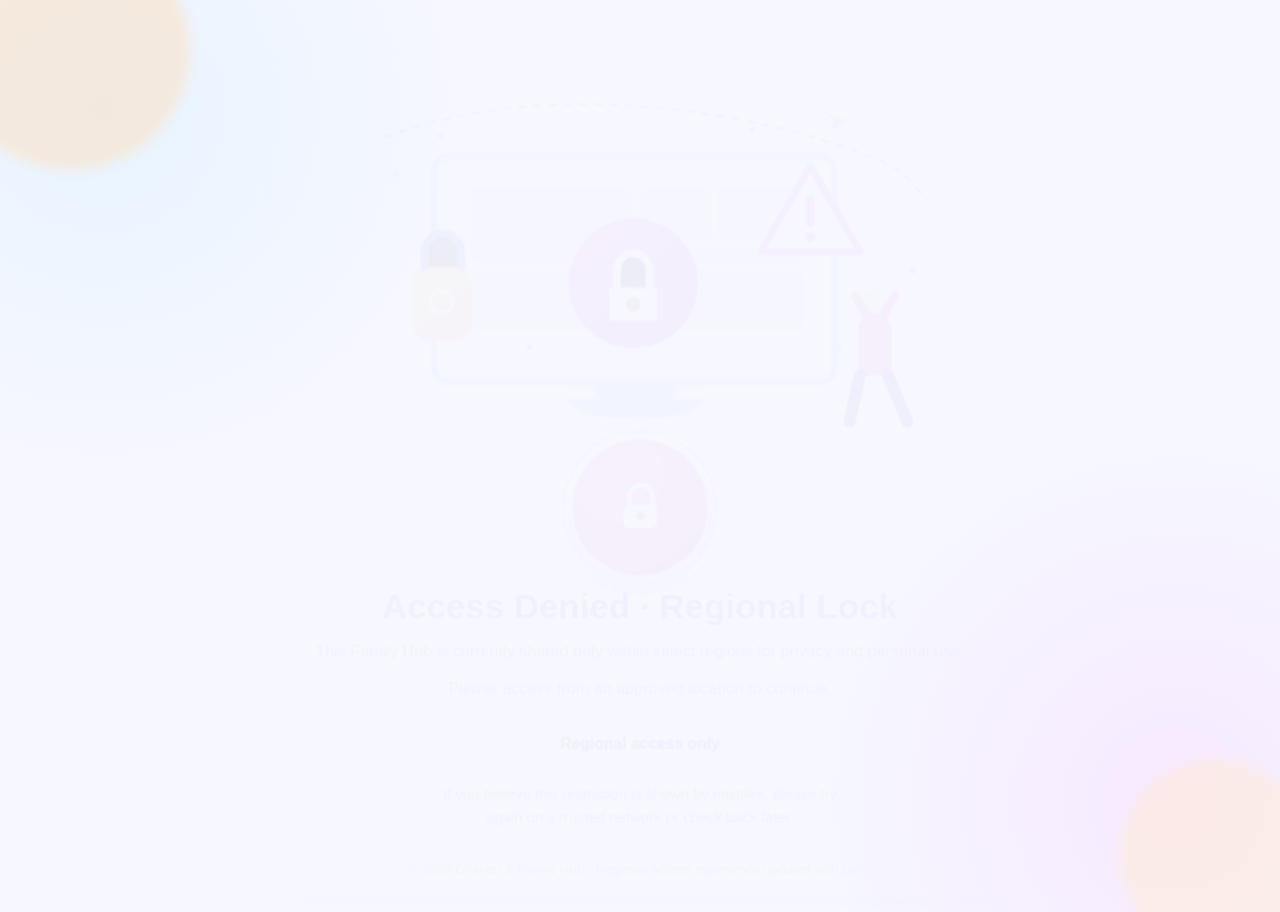
<file: birth-certificate-yokshith.html>
<!DOCTYPE html>
<html lang="en">
<head>
<meta charset="UTF-8">
<meta name="viewport" content="width=device-width, initial-scale=1.0, viewport-fit=cover">
<script src="location-guard.js"></script>
<title>Yokshith — Birth Certificate Vault</title>
<link rel="preconnect" href="https://fonts.googleapis.com">
<link rel="preconnect" href="https://fonts.gstatic.com" crossorigin>
<link href="https://fonts.googleapis.com/css2?family=Baloo+2:wght@400;600;700;800&family=Nunito:wght@400;600;700;800;900&family=Space+Grotesk:wght@400;500;600;700&display=swap" rel="stylesheet">
<style>
:root{
  --navy:#07071a;--violet:#7c3cff;--cyan:#48e6ff;--gold:#ffd36a;--pink:#ff66c4;--mint:#58ffc7;
  --glass:rgba(255,255,255,.12);--glass-strong:rgba(255,255,255,.2);--stroke:rgba(255,255,255,.28);--text:#fff;--soft:rgba(255,255,255,.72);
  --shadow:0 30px 90px rgba(0,0,0,.45), inset 0 1px 0 rgba(255,255,255,.35);
  --ease:cubic-bezier(.4,0,.2,1);--spring:cubic-bezier(.34,1.56,.64,1);
}
*,*::before,*::after{box-sizing:border-box;margin:0;padding:0}html{font-size:16px;scroll-behavior:smooth}body{min-height:100vh;font-family:'Nunito',sans-serif;color:var(--text);background:#07071a;overflow-x:hidden}a{color:inherit;text-decoration:none}.scene{position:fixed;inset:0;overflow:hidden;z-index:0;background:radial-gradient(circle at 18% 18%,rgba(124,60,255,.5),transparent 28%),radial-gradient(circle at 82% 22%,rgba(72,230,255,.35),transparent 24%),radial-gradient(circle at 50% 90%,rgba(255,102,196,.42),transparent 32%),linear-gradient(135deg,#050517 0%,#0a1030 48%,#15051f 100%)}
.scene::before{content:"";position:absolute;inset:-40%;background:conic-gradient(from 120deg,transparent,rgba(255,255,255,.08),transparent,rgba(72,230,255,.1),transparent);animation:spin 18s linear infinite}.orb{position:absolute;border-radius:50%;filter:blur(16px);opacity:.75;animation:float 9s ease-in-out infinite}.orb.one{width:180px;height:180px;left:8%;top:18%;background:linear-gradient(135deg,var(--gold),var(--pink))}.orb.two{width:260px;height:260px;right:4%;top:12%;background:linear-gradient(135deg,var(--cyan),var(--violet));animation-delay:-3s}.orb.three{width:150px;height:150px;left:62%;bottom:8%;background:linear-gradient(135deg,var(--mint),var(--cyan));animation-delay:-5s}.grid{position:absolute;inset:auto -10% -22% -10%;height:45%;background:linear-gradient(rgba(255,255,255,.14) 1px,transparent 1px),linear-gradient(90deg,rgba(255,255,255,.14) 1px,transparent 1px);background-size:58px 58px;transform:perspective(520px) rotateX(62deg);opacity:.18}
#loader{position:fixed;inset:0;z-index:99;display:grid;place-items:center;background:#050517;transition:opacity .9s ease,visibility .9s ease}#loader.out{opacity:0;visibility:hidden;pointer-events:none}.loader-card{position:relative;width:min(380px,86vw);height:260px;border:1px solid var(--stroke);border-radius:34px;background:linear-gradient(145deg,rgba(255,255,255,.22),rgba(255,255,255,.06));backdrop-filter:blur(28px);box-shadow:var(--shadow);display:grid;place-items:center;transform-style:preserve-3d;animation:cardTilt 2.8s ease-in-out infinite}.loader-ring{position:absolute;width:140px;height:140px;border-radius:50%;border:2px solid transparent;border-top-color:var(--gold);border-right-color:var(--cyan);filter:drop-shadow(0 0 18px rgba(72,230,255,.7));animation:spin 1.4s linear infinite}.loader-ring.r2{width:188px;height:188px;border-top-color:var(--pink);border-left-color:var(--violet);animation-duration:2.1s;animation-direction:reverse}.loader-seal{font-size:3.2rem;transform:translateZ(48px);filter:drop-shadow(0 16px 26px rgba(0,0,0,.45))}.loader-text{position:absolute;bottom:34px;font-family:'Space Grotesk',sans-serif;font-size:.72rem;font-weight:700;letter-spacing:.35em;text-transform:uppercase;color:var(--soft)}
main{position:relative;z-index:1;min-height:100vh;padding:24px clamp(16px,4vw,56px) 60px}.topbar{display:flex;justify-content:space-between;align-items:center;gap:16px;max-width:1180px;margin:0 auto 42px}.back{display:inline-flex;align-items:center;gap:10px;padding:12px 18px;border:1px solid var(--stroke);border-radius:999px;background:rgba(255,255,255,.1);backdrop-filter:blur(18px);box-shadow:0 14px 36px rgba(0,0,0,.22);font-family:'Space Grotesk',sans-serif;font-weight:700;transition:.3s var(--spring)}.back:hover{transform:translateY(-3px) scale(1.03);background:rgba(255,255,255,.18)}.brand{font-family:'Baloo 2',cursive;font-size:1.15rem;font-weight:900;color:var(--gold);text-shadow:0 0 22px rgba(255,211,106,.45)}
.hero{max-width:1180px;margin:0 auto;display:grid;grid-template-columns:1fr minmax(300px,470px);gap:clamp(28px,5vw,70px);align-items:center}.copy{perspective:1000px}.eyebrow{display:inline-flex;gap:10px;align-items:center;padding:10px 16px;border:1px solid rgba(255,211,106,.36);border-radius:999px;background:rgba(255,211,106,.1);color:var(--gold);font-family:'Space Grotesk',sans-serif;font-size:.72rem;font-weight:800;letter-spacing:.25em;text-transform:uppercase;margin-bottom:24px}.title{font-family:'Baloo 2',cursive;font-weight:900;font-size:clamp(3.2rem,9vw,7.8rem);line-height:.88;letter-spacing:-.06em;background:linear-gradient(120deg,#fff 0%,#ffe8aa 26%,#80f3ff 54%,#ff91d4 82%);-webkit-background-clip:text;background-clip:text;-webkit-text-fill-color:transparent;filter:drop-shadow(0 24px 44px rgba(0,0,0,.42))}.subtitle{margin-top:26px;font-size:clamp(1rem,2.4vw,1.35rem);line-height:1.8;color:var(--soft);max-width:650px;font-weight:700}.actions{display:flex;gap:14px;flex-wrap:wrap;margin-top:34px}.cta{display:inline-flex;align-items:center;gap:12px;padding:16px 24px;border-radius:999px;font-family:'Space Grotesk',sans-serif;font-weight:800;border:1px solid var(--stroke);background:linear-gradient(135deg,rgba(255,211,106,.95),rgba(255,102,196,.9));color:#170719;box-shadow:0 18px 50px rgba(255,102,196,.3);transition:.3s var(--spring)}.cta.secondary{background:rgba(255,255,255,.12);color:#fff;box-shadow:0 18px 50px rgba(0,0,0,.2)}.cta:hover{transform:translateY(-5px) scale(1.04)}
.vault{position:relative;min-height:620px;border:1px solid var(--stroke);border-radius:42px;background:linear-gradient(145deg,rgba(255,255,255,.22),rgba(255,255,255,.07));backdrop-filter:blur(30px);box-shadow:var(--shadow);transform:perspective(1100px) rotateY(-8deg) rotateX(4deg);transform-style:preserve-3d;padding:24px;overflow:hidden}.vault::before{content:"";position:absolute;inset:0;background:linear-gradient(115deg,transparent 0 34%,rgba(255,255,255,.24) 42%,transparent 52%);animation:sheen 4s ease-in-out infinite}.certificate-frame{position:relative;z-index:1;height:100%;min-height:572px;border-radius:28px;border:1px solid rgba(255,255,255,.34);background:rgba(255,255,255,.08);overflow:hidden;transform:translateZ(44px);box-shadow:inset 0 0 50px rgba(255,255,255,.06)}.pdf-view{width:100%;height:572px;border:0;background:rgba(255,255,255,.92)}.fallback{position:absolute;inset:0;display:grid;place-items:center;text-align:center;padding:30px;background:linear-gradient(135deg,rgba(255,255,255,.9),rgba(230,246,255,.82));color:#17203d}.fallback-inner{max-width:320px}.fallback-icon{font-size:4rem}.fallback h2{font-family:'Baloo 2',cursive;font-size:1.8rem;margin:12px 0 6px}.fallback p{font-weight:800;line-height:1.7;color:#44506d}.note{max-width:1180px;margin:44px auto 0;display:grid;grid-template-columns:repeat(3,1fr);gap:16px}.note-card{padding:24px;border:1px solid var(--stroke);border-radius:26px;background:rgba(255,255,255,.1);backdrop-filter:blur(22px);box-shadow:0 20px 52px rgba(0,0,0,.22)}.note-card b{display:block;font-family:'Baloo 2',cursive;color:var(--gold);font-size:1.25rem;margin-bottom:8px}.note-card span{color:var(--soft);font-weight:700;line-height:1.7}@media(max-width:900px){.hero{grid-template-columns:1fr}.vault{transform:none}.note{grid-template-columns:1fr}.topbar{align-items:flex-start}.brand{text-align:right}}@keyframes spin{to{transform:rotate(360deg)}}@keyframes float{50%{transform:translate3d(20px,-34px,0) scale(1.08)}}@keyframes cardTilt{50%{transform:perspective(800px) rotateX(7deg) rotateY(-9deg) translateY(-8px)}}@keyframes sheen{0%,35%{transform:translateX(-90%)}70%,100%{transform:translateX(90%)}}
</style>
</head>
<body>
<div class="scene" aria-hidden="true"><div class="orb one"></div><div class="orb two"></div><div class="orb three"></div><div class="grid"></div></div>
<div id="loader"><div class="loader-card"><div class="loader-ring"></div><div class="loader-ring r2"></div><div class="loader-seal">👶🏽</div><div class="loader-text">Opening Certificate Vault</div></div></div>
<main>
  <nav class="topbar" aria-label="Birth certificate navigation"><a class="back" href="yokshith.html">← Back to Yokshith</a><div class="brand">Yokshith's Precious Record ✨</div></nav>
  <section class="hero">
    <div class="copy">
      <div class="eyebrow">Birth Certificate · Premium Vault</div>
      <h1 class="title">Yokshith's Birth Certificate</h1>
      <p class="subtitle">A beautiful glass-morphism 3D keepsake page for the document that marks the first official chapter of our little superstar's story.</p>
      <div class="actions"><a class="cta" href="assets/yokshith-birth-certificate.pdf" target="_blank" rel="noopener">📄 Open PDF</a><a class="cta secondary" href="#certificate">💎 View Vault</a></div>
    </div>
    <div class="vault" id="certificate" aria-label="Birth certificate PDF preview">
      <div class="certificate-frame">
        <object class="pdf-view" data="assets/yokshith-birth-certificate.pdf" type="application/pdf">
          <div class="fallback"><div class="fallback-inner"><div class="fallback-icon">📜</div><h2>Certificate PDF Ready Slot</h2><p>Upload the birth certificate as <strong>assets/yokshith-birth-certificate.pdf</strong> and it will appear in this premium glass vault automatically.</p></div></div>
        </object>
      </div>
    </div>
  </section>
  <section class="note" aria-label="Certificate highlights">
    <div class="note-card"><b>3D Glass Vault</b><span>Layered blur, neon reflections, and depth transforms frame the certificate with a premium keepsake feel.</span></div>
    <div class="note-card"><b>PDF Ready</b><span>The page already points to the future uploaded file, so navigation and preview are ready now.</span></div>
    <div class="note-card"><b>Family Navigation</b><span>A polished back link returns directly to Yokshith's page without breaking the family site flow.</span></div>
  </section>
</main>
<script>
window.addEventListener('DOMContentLoaded',()=>{setTimeout(()=>document.getElementById('loader').classList.add('out'),1800);});
</script>
</body>
</html>
</file>
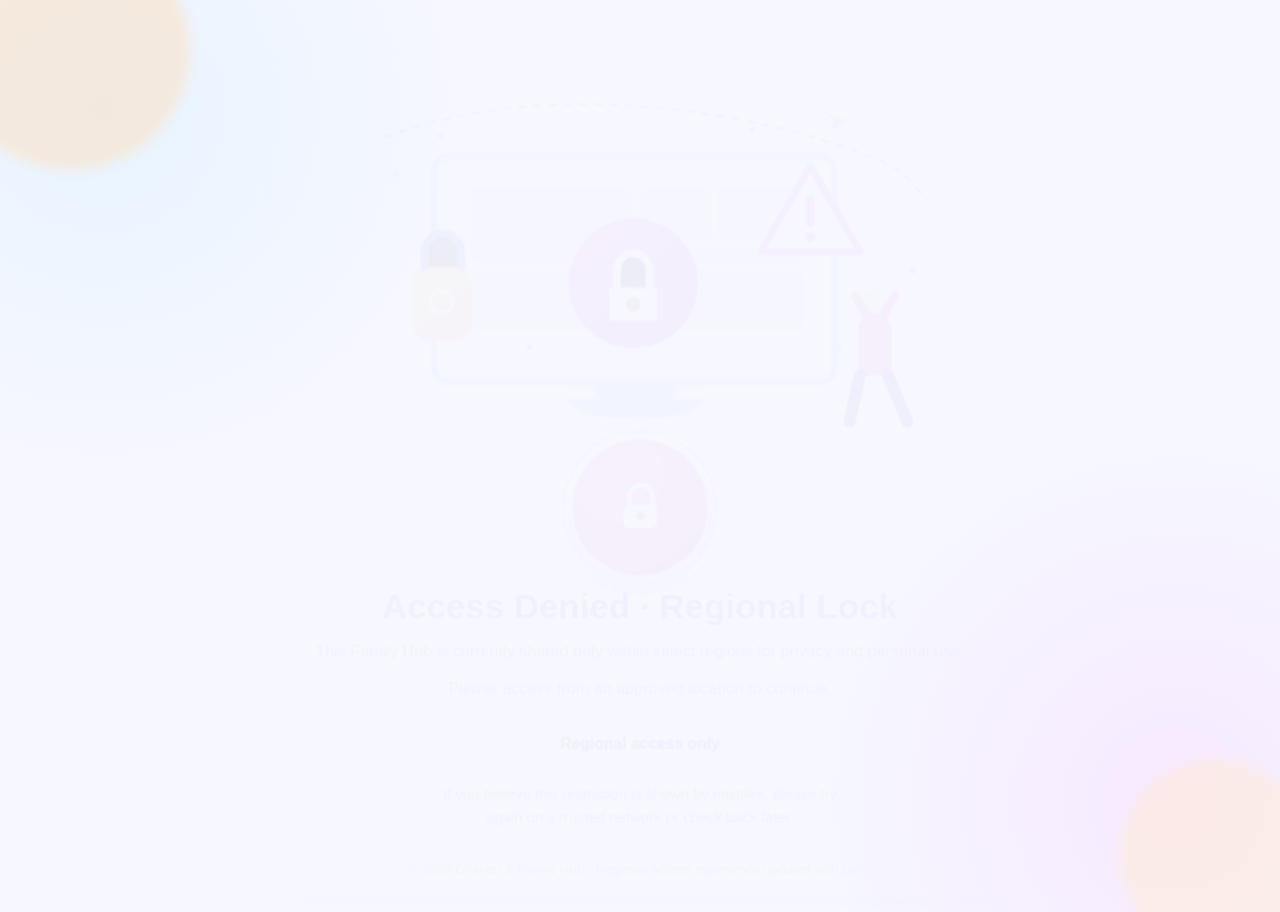
<file: divorce-announcement.html>
<!DOCTYPE html>
<html lang="en">
<head>
<meta charset="UTF-8">
<meta name="viewport" content="width=device-width, initial-scale=1.0, viewport-fit=cover">
<script src="location-guard.js"></script>
<title>Chandu & Sindhu — A Chapter Respectfully Closed</title>
<link rel="preconnect" href="https://fonts.googleapis.com">
<link rel="preconnect" href="https://fonts.gstatic.com" crossorigin>
<link href="https://fonts.googleapis.com/css2?family=Playfair+Display:ital,wght@0,400;0,700;0,900;1,400;1,700;1,900&family=Cormorant+Garamond:ital,wght@0,300;0,400;0,500;1,300;1,400;1,500&family=Cinzel:wght@400;500;600&family=IM+Fell+English:ital@0;1&display=swap" rel="stylesheet">

<style>
:root {
  --ivory:   #faf5ee;
  --ivory2:  #f3e9d8;
  --ivory3:  #e9ddc9;
  --white:   #ffffff;
  --ink:     #160e0a;
  --ink2:    #32201a;
  --rose:    #8e2438;
  --rose2:   #b03858;
  --gold:    #9a6c24;
  --gold2:   #c08c38;
  --muted:   #4a3028;
  --muted2:  #5e4038;
  --border:  rgba(90,60,40,.18);
  --ease:    cubic-bezier(.4,0,.2,1);
  --spring:  cubic-bezier(.34,1.56,.64,1);
}
*,*::before,*::after{box-sizing:border-box;margin:0;padding:0}
html{scroll-behavior:smooth;font-size:16px}
body{font-family:'Cormorant Garamond',serif;background:var(--ivory);color:var(--ink);overflow-x:hidden;min-height:100vh;-webkit-font-smoothing:antialiased}

/* ── LOADER ── */
#loader{
  position:fixed;inset:0;z-index:9999;
  display:flex;flex-direction:column;align-items:center;justify-content:center;
  background:#0c0608;overflow:hidden;
}
#loader.out{pointer-events:none;animation:curtainUp 1.1s cubic-bezier(.76,0,.24,1) forwards}
@keyframes curtainUp{0%{transform:translateY(0);opacity:1}80%{opacity:1}100%{transform:translateY(-100%);opacity:0}}

.ld-orb{position:absolute;border-radius:50%;filter:blur(80px);pointer-events:none}
.ld-orb-a{width:500px;height:300px;top:-100px;left:-150px;background:radial-gradient(ellipse,rgba(155,45,64,.22),transparent 70%);animation:orbA 9s ease-in-out infinite alternate}
.ld-orb-b{width:400px;height:400px;bottom:-120px;right:-120px;background:radial-gradient(ellipse,rgba(168,120,48,.15),transparent 70%);animation:orbB 11s ease-in-out infinite alternate}
@keyframes orbA{to{transform:translate(60px,40px) scale(1.1)}}
@keyframes orbB{to{transform:translate(-50px,-40px) scale(1.12)}}

.ld-grain{position:absolute;inset:0;pointer-events:none;opacity:.055;
  background-image:url("data:image/svg+xml,%3Csvg viewBox='0 0 256 256' xmlns='http://www.w3.org/2000/svg'%3E%3Cfilter id='g'%3E%3CfeTurbulence type='fractalNoise' baseFrequency='.85' numOctaves='4' stitchTiles='stitch'/%3E%3C/filter%3E%3Crect width='100%25' height='100%25' filter='url(%23g)'/%3E%3C/svg%3E");
  background-size:128px 128px;animation:grnShift 2.5s steps(2) infinite}
@keyframes grnShift{0%{background-position:0 0}33%{background-position:-25px 18px}66%{background-position:18px -12px}}

.ld-vig{position:absolute;inset:0;background:radial-gradient(ellipse at center,transparent 30%,rgba(0,0,0,.8) 100%);pointer-events:none}

.ld-corner{position:absolute;width:55px;height:55px;pointer-events:none}
.ld-corner::before,.ld-corner::after{content:'';position:absolute;background:rgba(168,120,48,.55)}
.ld-corner::before{width:100%;height:1.2px;top:0;left:0;transform:scaleX(0);transform-origin:left;animation:growH .8s .3s var(--ease) forwards}
.ld-corner::after{width:1.2px;height:100%;top:0;left:0;transform:scaleY(0);transform-origin:top;animation:growV .8s .5s var(--ease) forwards}
@keyframes growH{to{transform:scaleX(1)}}
@keyframes growV{to{transform:scaleY(1)}}
.ld-corner.tl{top:clamp(14px,4vw,30px);left:clamp(14px,4vw,30px)}
.ld-corner.tr{top:clamp(14px,4vw,30px);right:clamp(14px,4vw,30px);transform:scaleX(-1)}
.ld-corner.bl{bottom:clamp(14px,4vw,30px);left:clamp(14px,4vw,30px);transform:scaleY(-1)}
.ld-corner.br{bottom:clamp(14px,4vw,30px);right:clamp(14px,4vw,30px);transform:scale(-1)}

.ld-inner{position:relative;z-index:5;display:flex;flex-direction:column;align-items:center;
  gap:clamp(10px,2.5vw,18px);text-align:center;padding:0 clamp(18px,5vw,40px);width:100%;max-width:640px}

.ld-eyebrow{font-family:'Cinzel',serif;font-size:clamp(.44rem,1.8vw,.58rem);letter-spacing:.55em;text-transform:uppercase;
  color:rgba(204,154,68,.65);opacity:0;animation:fuSm .8s .5s var(--ease) forwards}

.ld-names-row{display:flex;align-items:center;flex-wrap:wrap;justify-content:center;gap:clamp(8px,3vw,22px);line-height:1}
.ld-name-word{display:flex;font-family:'Playfair Display',serif;font-style:italic;font-weight:900;
  font-size:clamp(2.2rem,9vw,5.5rem);color:#f5ede0}
.ld-ltr{display:inline-block;opacity:0;transform:translateY(22px);transition:opacity .45s var(--ease),transform .45s var(--ease)}
.ld-ltr.show{opacity:1;transform:translateY(0)}
.ld-amp{font-family:'Playfair Display',serif;font-style:italic;font-weight:400;
  font-size:clamp(1.4rem,5.5vw,3rem);color:var(--gold2);opacity:0;
  animation:glowPop .6s 1.7s var(--spring) forwards;text-shadow:0 0 28px rgba(204,154,68,.55);align-self:center}
@keyframes glowPop{from{opacity:0;transform:scale(.4) rotate(-10deg)}to{opacity:1;transform:scale(1) rotate(0deg)}}

.ld-divider{display:flex;align-items:center;gap:12px;width:min(360px,78vw);
  opacity:0;animation:fuSm .7s 2.1s var(--ease) forwards}
.ld-div-line{flex:1;height:1px;background:linear-gradient(to right,transparent,rgba(204,154,68,.35),transparent)}
.ld-div-orn{font-size:.6rem;color:rgba(204,154,68,.5);letter-spacing:.25em;white-space:nowrap}

.ld-tagline{font-family:'Cormorant Garamond',serif;font-style:italic;font-weight:300;
  font-size:clamp(.9rem,3.5vw,1.3rem);color:rgba(196,178,158,.72);
  opacity:0;animation:fuSm .8s 2.3s var(--ease) forwards;line-height:1.55}

.ld-dates{display:flex;flex-wrap:wrap;justify-content:center;align-items:center;gap:5px 12px;
  opacity:0;animation:fuSm .7s 2.6s var(--ease) forwards}
.ld-dt{font-family:'Cinzel',serif;font-size:clamp(.4rem,1.7vw,.54rem);letter-spacing:.28em;text-transform:uppercase;color:rgba(196,178,158,.42)}
.ld-dt-dot{width:3px;height:3px;border-radius:50%;background:rgba(168,120,48,.35);flex-shrink:0}

.ld-progress{display:flex;flex-direction:column;align-items:center;gap:10px;
  opacity:0;animation:fuSm .7s 2.9s var(--ease) forwards}
.ld-ring svg{transform:rotate(-90deg);overflow:visible}
.ld-ring-bg{fill:none;stroke:rgba(255,255,255,.06);stroke-width:1.5}
.ld-ring-arc{fill:none;stroke:url(#rGrad);stroke-width:1.5;stroke-linecap:round;
  stroke-dasharray:157;stroke-dashoffset:157;
  animation:fillArc 3.2s 3s var(--ease) forwards;filter:drop-shadow(0 0 5px rgba(204,154,68,.5))}
@keyframes fillArc{to{stroke-dashoffset:0}}
.ld-status{font-family:'Cormorant Garamond',serif;font-style:italic;font-size:clamp(.78rem,3vw,.95rem);
  color:rgba(196,178,158,.48);letter-spacing:.1em;min-height:1.3em;transition:opacity .35s}

@keyframes fuSm{from{opacity:0;transform:translateY(12px)}to{opacity:1;transform:translateY(0)}}

/* ── PAGE BG — warm aged linen ── */
.pg-bg{
  position:fixed;inset:0;z-index:0;pointer-events:none;
  background:
    radial-gradient(ellipse 70% 55% at 0% 0%,   rgba(185,135,95,.15) 0%,transparent 55%),
    radial-gradient(ellipse 60% 50% at 100% 100%,rgba(160,110,75,.11) 0%,transparent 55%),
    radial-gradient(ellipse 80% 60% at 50% 50%,  rgba(250,244,234,.94) 0%,#f0e3cd 100%);
}
/* Linen weave crosshatch */
.pg-grain{
  position:fixed;inset:0;z-index:0;pointer-events:none;
  background-image:
    repeating-linear-gradient(45deg, rgba(110,72,42,.032) 0, rgba(110,72,42,.032) 1px, transparent 1px, transparent 9px),
    repeating-linear-gradient(-45deg, rgba(110,72,42,.022) 0, rgba(110,72,42,.022) 1px, transparent 1px, transparent 9px);
  background-size:10px 10px;
}
/* Edge vignette */
.pg-vign{
  position:fixed;inset:0;z-index:0;pointer-events:none;
  background:radial-gradient(ellipse 100% 100% at 50% 50%,transparent 50%,rgba(90,52,22,.1) 100%);
}

#petalCvs{position:fixed;inset:0;z-index:1;pointer-events:none}

/* ── LAYOUT ── */
.page{position:relative;z-index:5;min-height:100vh;
  padding:clamp(28px,7vw,72px) clamp(16px,5vw,44px);
  display:flex;flex-direction:column;align-items:center;gap:0}

.rv{opacity:0;transform:translateY(28px);transition:opacity .9s var(--ease),transform .9s var(--ease)}
.rv.in{opacity:1;transform:translateY(0)}

/* ════════════════════════════════════════
   HERO
════════════════════════════════════════ */
.hero{width:min(900px,100%);text-align:center;padding:clamp(16px,4vw,36px) 0 clamp(12px,3vw,24px)}

/* Kicker — tight Cinzel caps with gold flanking lines */
.hero-kicker{
  font-family:'Cinzel',serif;
  font-size:clamp(.5rem,2vw,.66rem);
  letter-spacing:.55em;
  text-transform:uppercase;
  color:var(--gold);
  margin-bottom:clamp(14px,3vw,24px);
  display:flex;align-items:center;justify-content:center;gap:16px;
}
.hero-kicker::before,.hero-kicker::after{
  content:'';display:inline-block;
  width:clamp(24px,4vw,50px);height:1px;
  background:linear-gradient(to right,transparent,var(--gold));
}
.hero-kicker::after{background:linear-gradient(to left,transparent,var(--gold))}

/* Hero names — enormous, italic Playfair */
.hero-h1{
  font-family:'Playfair Display',serif;
  font-size:clamp(3.2rem,14vw,8.5rem);
  font-weight:900;line-height:.86;
  letter-spacing:-.01em;
}
.hn-a,.hn-b{
  display:block;font-style:italic;
  color:var(--ink);
  /* Subtle gradient on name text */
  background:linear-gradient(160deg,var(--ink) 30%,var(--ink2) 100%);
  -webkit-background-clip:text;-webkit-text-fill-color:transparent;background-clip:text;
  transition:opacity .9s var(--ease),transform .9s var(--ease);
}
.hn-a{opacity:0;transform:translateX(-44px)}
.hn-b{opacity:0;transform:translateX(44px)}
.hn-a.in,.hn-b.in{opacity:1;transform:translateX(0)}

.hero-amp-row{
  display:flex;align-items:center;justify-content:center;gap:18px;
  margin:clamp(8px,2vw,16px) 0;
  opacity:0;transform:scale(.55);
  transition:opacity .7s var(--ease),transform .7s var(--spring);
}
.hero-amp-row.in{opacity:1;transform:scale(1)}
.amp-ln{flex:1;max-width:130px;height:1px;background:linear-gradient(to right,transparent,rgba(155,45,64,.35))}
.amp-ln.r{background:linear-gradient(to left,transparent,rgba(155,45,64,.35))}
.amp-sym{
  font-family:'Playfair Display',serif;font-style:italic;
  font-size:clamp(1.4rem,5.5vw,2.6rem);color:var(--rose);font-weight:400;
}

/* Hero tagline — IM Fell for that aged ink feel */
.hero-sub{
  font-family:'IM Fell English',serif;
  font-style:italic;
  font-size:clamp(1.05rem,4vw,1.6rem);
  color:var(--muted);
  line-height:1.7;
  max-width:520px;
  margin:clamp(16px,3vw,26px) auto 0;
  letter-spacing:.01em;
}

/* Legal badge — pill with rose outline */
.hero-badge{
  display:inline-flex;align-items:center;gap:10px;
  margin-top:clamp(16px,3vw,24px);
  font-family:'Cinzel',serif;
  font-size:clamp(.44rem,1.8vw,.58rem);
  letter-spacing:.4em;
  text-transform:uppercase;
  color:var(--rose);
  border:1px solid rgba(155,45,64,.3);
  padding:10px 26px;
  border-radius:2px;
  background:rgba(155,45,64,.035);
  position:relative;
  overflow:hidden;
}
/* Subtle shimmer sweep on badge */
.hero-badge::after{
  content:'';
  position:absolute;inset:0;
  background:linear-gradient(110deg,transparent 35%,rgba(155,45,64,.08) 50%,transparent 65%);
  transform:translateX(-100%);
  animation:badgeSheen 4s 1s ease-in-out infinite;
}
@keyframes badgeSheen{45%,100%{transform:translateX(200%)}}

/* ════════════════════════════════════════
   HEART
════════════════════════════════════════ */
.heart-section{width:min(900px,100%);display:flex;flex-direction:column;align-items:center;margin:clamp(8px,3vw,20px) 0}
.heart-wrap{position:relative;width:min(420px,92vw);height:clamp(230px,58vw,330px)}
#heartCvs{position:absolute;inset:0;width:100%;height:100%}
.heart-bg-glow{position:absolute;inset:-20px;border-radius:50%;pointer-events:none;
  background:radial-gradient(ellipse,rgba(155,45,64,.07) 0%,transparent 65%);animation:hbgP 4s ease-in-out infinite}
@keyframes hbgP{50%{transform:scale(1.15)}}
.ecg{position:absolute;border-radius:50%;top:50%;left:50%;
  transform:translate(-50%,-50%) scale(0);border:1.5px solid rgba(155,45,64,.45);pointer-events:none;opacity:0}

/* Heart caption — spaced small caps feel */
.heart-caption{
  font-family:'Cormorant Garamond',serif;
  font-style:italic;
  font-size:clamp(.95rem,3vw,1.15rem);
  color:var(--muted);
  text-align:center;
  margin-top:16px;
  letter-spacing:.06em;
  font-weight:400;
}

/* ════════════════════════════════════════
   SECTION EYEBROW — shared
════════════════════════════════════════ */
.s-eye{
  font-family:'Cinzel',serif;
  font-size:clamp(.5rem,2vw,.65rem);
  letter-spacing:.55em;
  text-transform:uppercase;
  color:var(--gold);
  margin-bottom:clamp(22px,4vw,40px);
  display:flex;align-items:center;gap:18px;
}
.s-eye::before{
  content:'✦';
  font-size:.5rem;color:var(--rose);
  flex-shrink:0;
}
.s-eye::after{content:'';flex:1;height:1px;background:linear-gradient(to right,rgba(168,120,48,.35),transparent)}

/* ════════════════════════════════════════
   TIMELINE
════════════════════════════════════════ */
.journey{width:min(900px,100%);margin:clamp(28px,6vw,56px) 0 clamp(16px,4vw,30px)}

.tl-grid{display:grid;grid-template-columns:repeat(4,1fr);gap:0;position:relative}
.tl-grid::before{content:'';position:absolute;top:34px;left:12.5%;right:12.5%;height:1px;
  background:linear-gradient(to right,transparent,rgba(155,45,64,.22),rgba(168,120,48,.28),rgba(155,45,64,.22),transparent)}

.tl-card{display:flex;flex-direction:column;align-items:center;text-align:center;
  gap:12px;padding:0 clamp(8px,2vw,16px) clamp(16px,3vw,24px);cursor:default;transition:transform .3s var(--ease)}
.tl-card:hover{transform:translateY(-5px)}

.tl-dot-area{position:relative;width:68px;height:68px;display:flex;align-items:center;justify-content:center;flex-shrink:0}
.tl-ring-svg{position:absolute;inset:0;overflow:visible;transform:rotate(-90deg)}
.tl-ring-bg{fill:none;stroke:var(--border);stroke-width:1.2}
.tl-ring-fill{fill:none;stroke:var(--rose2);stroke-width:1.2;stroke-linecap:round;
  stroke-dasharray:188;stroke-dashoffset:188;transition:stroke-dashoffset 1s var(--ease)}
.tl-card.in .tl-ring-fill{stroke-dashoffset:0}
.tl-card:nth-child(2) .tl-ring-fill{transition-delay:.2s}
.tl-card:nth-child(3) .tl-ring-fill{transition-delay:.4s;stroke:var(--gold2)}
.tl-card:nth-child(4) .tl-ring-fill{transition-delay:.6s;stroke:var(--gold)}

.tl-icon-wrap{width:50px;height:50px;border-radius:50%;background:var(--white);border:1px solid var(--border);
  display:flex;align-items:center;justify-content:center;
  box-shadow:0 4px 14px rgba(100,60,40,.08);z-index:1;position:relative;
  transition:box-shadow .3s,border-color .3s}
.tl-card:hover .tl-icon-wrap{box-shadow:0 8px 24px rgba(155,45,64,.15);border-color:rgba(155,45,64,.35)}
.tl-icon-wrap svg{width:22px;height:22px}

.tl-pulse{position:absolute;inset:-7px;border-radius:50%;border:1px solid rgba(155,45,64,.18);animation:tlPulse 3s ease-out infinite}
.tl-card:nth-child(2) .tl-pulse{animation-delay:.75s}
.tl-card:nth-child(3) .tl-pulse{animation-delay:1.5s}
.tl-card:nth-child(4) .tl-pulse{animation-delay:2.25s}
@keyframes tlPulse{0%{transform:scale(1);opacity:.5}100%{transform:scale(1.65);opacity:0}}

/* TL date — all caps Cinzel, colored */
.tl-date-str{
  font-family:'Cinzel',serif;
  font-size:clamp(.5rem,2vw,.62rem);
  letter-spacing:.22em;
  text-transform:uppercase;
  color:var(--rose);
  line-height:1.6;
}
.tl-card:nth-child(4) .tl-date-str{color:var(--gold)}

/* TL heading — bold Playfair */
.tl-head{
  font-family:'Playfair Display',serif;
  font-size:clamp(.95rem,2.8vw,1.12rem);
  font-weight:700;
  color:var(--ink);
  line-height:1.3;
  letter-spacing:-.01em;
}

/* TL description — italic Cormorant */
.tl-para{
  font-family:'Cormorant Garamond',serif;
  font-size:clamp(.88rem,2.5vw,1.02rem);
  color:var(--muted);
  font-style:italic;
  font-weight:400;
  line-height:1.6;
}

@media(max-width:680px){
  .tl-grid{grid-template-columns:1fr 1fr;gap:clamp(16px,4vw,28px) 0}
  .tl-grid::before{display:none}
}
@media(max-width:400px){
  .tl-grid{grid-template-columns:1fr;gap:0}
  .tl-card{flex-direction:row;text-align:left;gap:14px;
    padding:clamp(14px,3vw,20px) 0;border-bottom:1px solid var(--border)}
  .tl-card:last-child{border-bottom:none}
  .tl-dot-area{flex-shrink:0}
}

/* ════════════════════════════════════════
   NARRATIVE CARDS
════════════════════════════════════════ */
.narrative{width:min(900px,100%);margin:clamp(10px,3vw,20px) 0;
  display:grid;grid-template-columns:repeat(auto-fit,minmax(min(268px,100%),1fr));gap:clamp(12px,2.5vw,20px)}

.ncard{
  background:var(--white);
  border:1px solid var(--border);
  border-radius:3px;
  padding:clamp(24px,4vw,36px) clamp(22px,3.5vw,30px);
  position:relative;overflow:hidden;
  transition:transform .35s var(--ease),box-shadow .35s var(--ease),border-color .35s;
  box-shadow:0 2px 16px rgba(100,60,40,.06);
}
.ncard::after{content:'';position:absolute;bottom:0;left:0;right:0;height:2px;
  background:linear-gradient(to right,var(--rose),var(--gold));transform:scaleX(0);transform-origin:left;transition:transform .4s var(--ease)}
.ncard:hover{transform:translateY(-5px);box-shadow:0 14px 38px rgba(100,60,40,.13);border-color:rgba(155,45,64,.2)}
.ncard:hover::after{transform:scaleX(1)}

/* Card number — huge ghosted outline numeral */
.nc-num{
  font-family:'Cinzel',serif;
  font-size:clamp(2rem,6vw,3rem);
  font-weight:600;
  color:transparent;
  -webkit-text-stroke:1px rgba(155,45,64,.14);
  line-height:1;
  margin-bottom:12px;
  letter-spacing:.04em;
}

/* Card title — bold Playfair with small underline accent */
.nc-title{
  font-family:'Playfair Display',serif;
  font-size:clamp(1rem,3vw,1.18rem);
  font-weight:700;
  color:var(--ink);
  margin-bottom:14px;
  padding-bottom:12px;
  border-bottom:1px solid rgba(168,120,48,.18);
  letter-spacing:-.01em;
  line-height:1.3;
}

/* Card body — Cormorant italic, generous leading */
.nc-body{
  font-family:'Cormorant Garamond',serif;
  font-size:clamp(.95rem,2.8vw,1.08rem);
  line-height:1.82;
  color:var(--muted);
  font-style:italic;
  font-weight:400;
}

/* ════════════════════════════════════════
   REFLECTIONS
════════════════════════════════════════ */
.reflections{
  width:min(720px,100%);
  margin:clamp(24px,5vw,48px) 0 clamp(16px,4vw,30px);
  padding:clamp(30px,5vw,56px) clamp(28px,6vw,60px);
  background:var(--white);
  border:1px solid var(--border);
  border-radius:3px;
  box-shadow:0 4px 24px rgba(100,60,40,.07);
  position:relative;
}
/* Double inner frame */
.reflections::before{
  content:'';position:absolute;inset:10px;
  border:1px solid rgba(168,120,48,.1);
  border-radius:2px;pointer-events:none;
}

/* Section title — italic Playfair, rose accent word */
.rf-title{
  font-family:'Playfair Display',serif;
  font-size:clamp(1.4rem,4.5vw,2rem);
  font-weight:700;
  font-style:italic;
  color:var(--ink);
  text-align:center;
  margin-bottom:clamp(20px,4vw,32px);
  line-height:1.2;
  letter-spacing:-.02em;
}
.rf-title span{
  color:var(--rose);
  /* underline from rose to gold */
  text-decoration:underline;
  text-decoration-color:rgba(168,120,48,.35);
  text-underline-offset:5px;
  text-decoration-thickness:1px;
}

/* Drop cap on first paragraph */
.rf-para:first-of-type::first-letter{
  font-family:'Playfair Display',serif;
  font-size:clamp(3.2rem,8vw,4.5rem);
  font-style:italic;
  font-weight:900;
  color:var(--rose);
  float:left;
  line-height:.75;
  margin-right:10px;
  margin-top:6px;
  /* text-shadow for depth */
  text-shadow:1px 2px 0 rgba(155,45,64,.15);
}

.rf-para{
  font-family:'Cormorant Garamond',serif;
  font-size:clamp(.98rem,3vw,1.14rem);
  line-height:1.92;
  color:var(--muted);
  font-style:italic;
  font-weight:400;
  margin-bottom:clamp(14px,2.5vw,20px);
  /* Slight text-indent for magazine feel (except first — has drop cap) */
}
.rf-para + .rf-para{
  text-indent:1.6em;
}
.rf-para:last-child{margin-bottom:0}

/* Bold inline — non-italic, darker, gold underline */
.rf-para strong{
  font-family:'Playfair Display',serif;
  font-style:normal;
  font-weight:700;
  font-size:1.02em;
  color:var(--ink2);
  text-decoration:underline;
  text-decoration-color:rgba(168,120,48,.3);
  text-underline-offset:4px;
  text-decoration-thickness:1px;
}

/* Gold hairline divider */
.rf-divider{
  width:80px;height:1px;
  margin:clamp(18px,3vw,28px) auto;
  background:linear-gradient(to right,transparent,var(--gold-lt,#cc9a44),transparent);
  position:relative;
}
.rf-divider::before{
  content:'◆';
  position:absolute;top:50%;left:50%;
  transform:translate(-50%,-50%);
  font-size:.38rem;
  color:var(--gold);
  background:var(--white);
  padding:0 6px;
  line-height:1;
}

/* ════════════════════════════════════════
   QUOTE BAND
════════════════════════════════════════ */
.quote-band{
  width:min(900px,100%);
  margin:clamp(14px,4vw,32px) 0;
  padding:clamp(32px,6vw,60px) clamp(36px,8vw,90px);
  background:linear-gradient(140deg,rgba(155,45,64,.045),rgba(168,120,48,.03));
  border:1px solid rgba(155,45,64,.13);
  border-radius:3px;
  position:relative;
  text-align:center;
  overflow:hidden;
}
.quote-band::before,.quote-band::after{content:'';position:absolute;width:40px;height:40px}
.quote-band::before{top:0;left:0;border-top:1px solid rgba(168,120,48,.42);border-left:1px solid rgba(168,120,48,.42)}
.quote-band::after{bottom:0;right:0;border-bottom:1px solid rgba(168,120,48,.42);border-right:1px solid rgba(168,120,48,.42)}

/* Large decorative quotation mark */
.qm{
  font-family:'Playfair Display',serif;
  font-size:clamp(5rem,14vw,10rem);
  line-height:0;
  color:rgba(155,45,64,.08);
  position:absolute;
  top:clamp(20px,4vw,36px);
  left:clamp(16px,4vw,36px);
  user-select:none;
  font-style:italic;
}

/* The quote itself — IM Fell for aged gravitas */
blockquote{
  font-family:'IM Fell English',serif;
  font-style:italic;
  font-size:clamp(1.15rem,4.8vw,1.85rem);
  font-weight:400;
  line-height:1.68;
  color:var(--muted);
  max-width:560px;
  margin:0 auto;
  letter-spacing:.01em;
}
blockquote strong{
  font-family:'Playfair Display',serif;
  color:var(--ink);
  font-style:italic;
  font-weight:700;
  font-size:1.04em;
}

/* Credit line */
.q-credit{
  font-family:'Cinzel',serif;
  font-size:clamp(.5rem,1.8vw,.62rem);
  letter-spacing:.45em;
  text-transform:uppercase;
  color:var(--gold);
  margin-top:20px;
}

/* ════════════════════════════════════════
   WORD MILESTONE CARDS
════════════════════════════════════════ */
.words-row{
  width:min(900px,100%);
  margin:clamp(14px,3vw,24px) 0;
  display:grid;
  grid-template-columns:repeat(auto-fit,minmax(min(180px,100%),1fr));
  gap:clamp(10px,2vw,16px);
}
.word-card{
  background:var(--white);
  border:1px solid var(--border);
  border-radius:3px;
  padding:clamp(20px,3.5vw,30px) clamp(14px,3vw,22px);
  text-align:center;
  box-shadow:0 2px 12px rgba(100,60,40,.05);
  transition:transform .3s var(--ease),box-shadow .3s;
}
.word-card:hover{transform:translateY(-4px);box-shadow:0 10px 30px rgba(100,60,40,.11)}

.wc-icon{font-size:1.7rem;margin-bottom:12px;line-height:1}

/* Milestone word — large italic with rose color */
.wc-word{
  font-family:'Playfair Display',serif;
  font-weight:700;
  font-style:italic;
  font-size:clamp(1.05rem,3.2vw,1.25rem);
  color:var(--rose);
  margin-bottom:8px;
  letter-spacing:-.01em;
}

/* Sub definition — readable Cormorant */
.wc-def{
  font-family:'Cormorant Garamond',serif;
  font-size:clamp(.88rem,2.4vw,.98rem);
  color:var(--muted);
  font-style:italic;
  line-height:1.55;
  font-weight:400;
}

/* ════════════════════════════════════════
   CLOSING
════════════════════════════════════════ */
.closing{
  width:min(720px,100%);
  margin:clamp(16px,4vw,32px) 0 clamp(28px,6vw,56px);
  padding:clamp(34px,6vw,62px) clamp(24px,6vw,58px);
  text-align:center;
  position:relative;
}
.clos-orn{display:flex;align-items:center;justify-content:center;gap:12px;margin-bottom:clamp(18px,3vw,28px)}
.co-line{width:55px;height:1px;background:linear-gradient(to right,transparent,var(--gold))}
.co-line.r{background:linear-gradient(to left,transparent,var(--gold))}
.co-dia{width:7px;height:7px;background:var(--gold);transform:rotate(45deg);opacity:.55}

/* Closing heading — very large italic */
.closing-h{
  font-family:'Playfair Display',serif;
  font-size:clamp(1.5rem,5.5vw,2.5rem);
  font-weight:900;
  font-style:italic;
  letter-spacing:-.02em;
  color:var(--ink);
  margin-bottom:clamp(16px,3.5vw,26px);
  line-height:1.1;
}

/* Closing paragraphs — IM Fell for elegance */
.closing-p{
  font-family:'IM Fell English',serif;
  font-size:clamp(.98rem,3.2vw,1.2rem);
  font-style:italic;
  font-weight:400;
  line-height:1.9;
  color:var(--muted);
  margin-bottom:clamp(10px,2vw,18px);
  letter-spacing:.01em;
}

/* Names — rose-colored italic, prominent */
.closing-names{
  font-family:'Playfair Display',serif;
  font-style:italic;
  font-size:clamp(1.2rem,4vw,1.7rem);
  font-weight:700;
  color:var(--rose);
  margin-top:clamp(18px,3.5vw,32px);
  letter-spacing:-.01em;
}

/* Date — Cinzel small caps, gold */
.closing-date{
  font-family:'Cinzel',serif;
  font-size:clamp(.5rem,1.9vw,.64rem);
  letter-spacing:.45em;
  text-transform:uppercase;
  color:var(--gold);
  margin-top:12px;
}

/* ════════════════════════════════════════
   FOOTER — dark ink band, fully legible
════════════════════════════════════════ */
footer{
  width:100%;
  margin-top:clamp(32px,6vw,64px);
  padding:clamp(28px,5vw,44px) clamp(16px,5vw,44px);
  background:linear-gradient(160deg, #1e120e 0%, #2a1610 60%, #1a0e0a 100%);
  border-top:2px solid rgba(168,120,48,.4);
  position:relative;
  overflow:hidden;
  display:flex;flex-direction:column;align-items:center;gap:14px;
  text-align:center;
}
/* Decorative top edge shimmer on footer */
footer::before{
  content:'';
  position:absolute;top:0;left:10%;right:10%;height:1px;
  background:linear-gradient(to right,transparent,rgba(204,154,68,.6),transparent);
}
/* Subtle warm orb inside footer */
footer::after{
  content:'';
  position:absolute;
  width:400px;height:200px;
  top:50%;left:50%;
  transform:translate(-50%,-50%);
  background:radial-gradient(ellipse,rgba(155,45,64,.12) 0%,transparent 70%);
  pointer-events:none;
}

/* Footer names — italic Playfair, warm parchment */
.ft-names{
  font-family:'Playfair Display',serif;
  font-style:italic;font-weight:700;
  font-size:clamp(1.1rem,3.5vw,1.5rem);
  color:#f0e4d0;
  letter-spacing:.02em;
  position:relative;z-index:1;
}
.ft-names span{color:var(--gold2);}

/* Divider ornament */
.ft-orn{
  display:flex;align-items:center;gap:12px;
  width:min(280px,60vw);
  position:relative;z-index:1;
}
.ft-orn-line{flex:1;height:1px;background:linear-gradient(to right,transparent,rgba(168,120,48,.4),transparent);}
.ft-orn-sym{font-size:.55rem;color:rgba(168,120,48,.55);letter-spacing:.2em;}

/* Footer text lines — Cinzel, cream on dark */
.ft-text{
  font-family:'Cinzel',serif;
  font-size:clamp(.5rem,1.8vw,.65rem);
  letter-spacing:.36em;
  text-transform:uppercase;
  color:rgba(220,200,175,.65);
  position:relative;z-index:1;
  line-height:1.6;
}
.ft-text .gld{color:var(--gold2);}
.ft-text .rose{color:rgba(192,100,120,.9);}
</style>
</head>
<body>

<!-- SVG gradient defs (hidden) -->
<svg width="0" height="0" style="position:absolute;pointer-events:none">
  <defs>
    <linearGradient id="rGrad" x1="0" y1="0" x2="1" y2="0">
      <stop offset="0%" stop-color="#9b2d40"/>
      <stop offset="100%" stop-color="#cc9a44"/>
    </linearGradient>
  </defs>
</svg>

<!-- LOADER -->
<div id="loader">
  <div class="ld-orb ld-orb-a"></div>
  <div class="ld-orb ld-orb-b"></div>
  <div class="ld-grain"></div>
  <div class="ld-vig"></div>
  <div class="ld-corner tl"></div>
  <div class="ld-corner tr"></div>
  <div class="ld-corner bl"></div>
  <div class="ld-corner br"></div>
  <div class="ld-inner">
    <div class="ld-eyebrow">Official Legal Update &nbsp;·&nbsp; Nellore, Andhra Pradesh</div>
    <div class="ld-names-row">
      <div class="ld-name-word" id="ldC"></div>
      <div class="ld-amp">&amp;</div>
      <div class="ld-name-word" id="ldS"></div>
    </div>
    <div class="ld-divider">
      <div class="ld-div-line"></div>
      <div class="ld-div-orn">✦ &nbsp; ✦ &nbsp; ✦</div>
      <div class="ld-div-line"></div>
    </div>
    <div class="ld-tagline">A story, honestly lived and respectfully concluded.</div>
    <div class="ld-dates">
      <span class="ld-dt">6 Aug 2023</span><span class="ld-dt-dot"></span>
      <span class="ld-dt">17 Sep 2023</span><span class="ld-dt-dot"></span>
      <span class="ld-dt">19 Nov 2023</span><span class="ld-dt-dot"></span>
      <span class="ld-dt">26 Feb 2026</span>
    </div>
    <div class="ld-progress">
      <div class="ld-ring">
        <svg width="58" height="58" viewBox="0 0 58 58">
          <circle class="ld-ring-bg" cx="29" cy="29" r="25"/>
          <circle class="ld-ring-arc" cx="29" cy="29" r="25"/>
        </svg>
      </div>
      <div class="ld-status" id="ldSt">Preparing your story…</div>
    </div>
  </div>
</div>

<!-- PAGE BG -->
<canvas id="petalCvs"></canvas>
<div class="pg-bg"></div>
<div class="pg-grain"></div>
<div class="pg-vign"></div>

<!-- MAIN -->
<main class="page">

  <!-- HERO -->
  <section class="hero rv" id="sHero">
    <div class="hero-kicker">Official Legal Record &nbsp;·&nbsp; 26 February 2026</div>
    <h1 class="hero-h1">
      <span class="hn-a" id="nA">Chandu</span>
      <div class="hero-amp-row" id="ampR">
        <div class="amp-ln"></div><span class="amp-sym">&amp;</span><div class="amp-ln r"></div>
      </div>
      <span class="hn-b" id="nB">Sindhu</span>
    </h1>
    <p class="hero-sub">Two people who chose each other with full hearts — and later, with equal courage, chose to part with grace.</p>
    <div class="hero-badge">Legal Closure Confirmed &nbsp;·&nbsp; 26 February 2026</div>
  </section>

  <!-- HEART -->
  <section class="heart-section rv" id="sHeart" style="transition-delay:.15s">
    <div class="heart-wrap">
      <div class="heart-bg-glow"></div>
      <canvas id="heartCvs"></canvas>
      <div class="ecg" id="e1"></div>
      <div class="ecg" id="e2"></div>
      <div class="ecg" id="e3"></div>
    </div>
    <p class="heart-caption">Every heartbreak holds the echo of something real and beautiful.</p>
  </section>

  <!-- TIMELINE -->
  <section class="journey rv" id="sJourney" style="transition-delay:.2s">
    <div class="s-eye">Their Journey Together</div>
    <div class="tl-grid">

      <div class="tl-card rv" id="t1" style="transition-delay:.1s">
        <div class="tl-dot-area">
          <svg class="tl-ring-svg" viewBox="0 0 68 68" width="68" height="68">
            <circle class="tl-ring-bg" cx="34" cy="34" r="30"/>
            <circle class="tl-ring-fill" cx="34" cy="34" r="30"/>
          </svg>
          <div class="tl-icon-wrap">
            <!-- Sunrise / new beginning -->
            <svg viewBox="0 0 24 24" fill="none" stroke="var(--rose2)" stroke-width="1.5" stroke-linecap="round" stroke-linejoin="round">
              <path d="M12 2v2M4.22 4.22l1.42 1.42M2 12h2M20 12h2M18.36 5.64l1.42-1.42"/>
              <path d="M5 17A7 7 0 0 1 19 17"/>
              <path d="M3 21h18"/>
            </svg>
          </div>
          <div class="tl-pulse"></div>
        </div>
        <div class="tl-date-str">6 August<br>2023</div>
        <div class="tl-head">First Meeting</div>
        <div class="tl-para">Two paths crossed for the very first time. A quiet beginning neither had planned for.</div>
      </div>

      <div class="tl-card rv" id="t2" style="transition-delay:.25s">
        <div class="tl-dot-area">
          <svg class="tl-ring-svg" viewBox="0 0 68 68" width="68" height="68">
            <circle class="tl-ring-bg" cx="34" cy="34" r="30"/>
            <circle class="tl-ring-fill" cx="34" cy="34" r="30"/>
          </svg>
          <div class="tl-icon-wrap">
            <!-- Diamond gem -->
            <svg viewBox="0 0 24 24" fill="none" stroke="var(--rose2)" stroke-width="1.5" stroke-linecap="round" stroke-linejoin="round">
              <path d="M6 3h12l4 6-10 13L2 9z"/>
              <path d="M11 3 8 9l4 13 4-13-3-6"/>
              <path d="M2 9h20"/>
            </svg>
          </div>
          <div class="tl-pulse"></div>
        </div>
        <div class="tl-date-str">17 September<br>2023</div>
        <div class="tl-head">Engagement</div>
        <div class="tl-para">A promise made before family and loved ones. Two hearts leaned toward the same future.</div>
      </div>

      <div class="tl-card rv" id="t3" style="transition-delay:.4s">
        <div class="tl-dot-area">
          <svg class="tl-ring-svg" viewBox="0 0 68 68" width="68" height="68">
            <circle class="tl-ring-bg" cx="34" cy="34" r="30"/>
            <circle class="tl-ring-fill" cx="34" cy="34" r="30"/>
          </svg>
          <div class="tl-icon-wrap">
            <!-- Two interlocked rings -->
            <svg viewBox="0 0 24 24" fill="none" stroke="var(--gold2)" stroke-width="1.5" stroke-linecap="round" stroke-linejoin="round">
              <circle cx="9" cy="14" r="5"/>
              <circle cx="15" cy="10" r="5"/>
            </svg>
          </div>
          <div class="tl-pulse"></div>
        </div>
        <div class="tl-date-str">19 November<br>2023</div>
        <div class="tl-head">Marriage</div>
        <div class="tl-para">Vows spoken with full sincerity. Families joined, traditions honoured, a new life begun together.</div>
      </div>

      <div class="tl-card rv" id="t4" style="transition-delay:.55s">
        <div class="tl-dot-area">
          <svg class="tl-ring-svg" viewBox="0 0 68 68" width="68" height="68">
            <circle class="tl-ring-bg" cx="34" cy="34" r="30"/>
            <circle class="tl-ring-fill" cx="34" cy="34" r="30" style="stroke:var(--gold)"/>
          </svg>
          <div class="tl-icon-wrap" style="border-color:rgba(168,120,48,.3)">
            <!-- Open book / document -->
            <svg viewBox="0 0 24 24" fill="none" stroke="var(--gold)" stroke-width="1.5" stroke-linecap="round" stroke-linejoin="round">
              <path d="M2 3h6a4 4 0 0 1 4 4v14a3 3 0 0 0-3-3H2z"/>
              <path d="M22 3h-6a4 4 0 0 0-4 4v14a3 3 0 0 1 3-3h7z"/>
            </svg>
          </div>
          <div class="tl-pulse" style="border-color:rgba(168,120,48,.2)"></div>
        </div>
        <div class="tl-date-str">26 February<br>2026</div>
        <div class="tl-head">Legal Closure</div>
        <div class="tl-para">The chapter formally concluded. Two new paths now begin, each carrying forward wisdom and grace.</div>
      </div>
    </div>
  </section>

  <!-- NARRATIVE CARDS -->
  <div class="narrative">
    <div class="ncard rv" style="transition-delay:.1s">
      <div class="nc-num">01</div>
      <div class="nc-title">A Meeting of Two Worlds</div>
      <div class="nc-body">On a warm August evening in 2023, Chandu and Sindhu crossed paths for the very first time. What began as an ordinary encounter held within it the extraordinary weight of what was to come — a connection that neither had foreseen, arriving quietly and changing everything.</div>
    </div>
    <div class="ncard rv" style="transition-delay:.22s">
      <div class="nc-num">02</div>
      <div class="nc-title">Love, Vows &amp; Shared Futures</div>
      <div class="nc-body">Within weeks they were engaged; within months, married. It was a story that moved swiftly — not out of haste, but out of genuine certainty. Families gathered, blessings were exchanged, and a new chapter opened with full hearts and the highest of hopes.</div>
    </div>
    <div class="ncard rv" style="transition-delay:.34s">
      <div class="nc-num">03</div>
      <div class="nc-title">When Two Roads Diverge</div>
      <div class="nc-body">Life does not always follow the path we imagine for it. Over time, both Chandu and Sindhu found themselves growing in directions that no longer aligned. There was no betrayal here — only the honest truth that two people can care deeply for each other and still not be each other's forever.</div>
    </div>
  </div>

  <!-- REFLECTIONS -->
  <div class="reflections rv" id="sRef">
    <div class="rf-title">A Story Worth <span>Remembering</span></div>
    <p class="rf-para"><strong>What they shared was real.</strong> From the moment they first met in August 2023 to the day they wed in November, Chandu and Sindhu moved through their love story with a rare kind of swiftness — drawn together as though the timeline itself felt certain. Their engagement came just six weeks after they met. Their wedding followed forty-three days later. A love that wasted no time.</p>
    <div class="rf-divider"></div>
    <p class="rf-para"><strong>Marriage is not a guarantee of permanence</strong> — it is a commitment to try, to grow together, to choose each other daily. Sometimes people try with everything they have and still discover that their truest paths lie apart. This is not failure. This is human life, lived honestly.</p>
    <div class="rf-divider"></div>
    <p class="rf-para">On <strong>26 February 2026</strong>, the legal dissolution of the marriage was formally concluded. A document was signed. A chapter closed. But what cannot be dissolved is the shared humanity, the lessons carried forward, and the growth that happens inside every relationship — no matter how it ends.</p>
    <div class="rf-divider"></div>
    <p class="rf-para">Chandu and Sindhu each walk forward now into <strong>their own separate seasons</strong>. May each find the peace, purpose, and quiet joy that every person deserves. May they remember each other not with bitterness, but with the tenderness reserved for chapters that were genuinely, beautifully lived.</p>
  </div>

  <!-- QUOTE -->
  <div class="quote-band rv">
    <div class="qm">"</div>
    <blockquote>Not all love stories end in forever —<br>some end in <strong>growth, grace, and the quiet courage</strong><br>to begin again.</blockquote>
    <div class="q-credit">— On endings that honour beginnings</div>
  </div>

  <!-- WORD CARDS -->
  <div class="words-row">
    <div class="word-card rv" style="transition-delay:.05s">
      <div class="wc-icon">🌸</div>
      <div class="wc-word">Beginning</div>
      <div class="wc-def">6 August 2023 — when two lives quietly intersected for the first time.</div>
    </div>
    <div class="word-card rv" style="transition-delay:.15s">
      <div class="wc-icon">💍</div>
      <div class="wc-word">Promise</div>
      <div class="wc-def">17 September 2023 — a shared future believed in and embraced with hope.</div>
    </div>
    <div class="word-card rv" style="transition-delay:.25s">
      <div class="wc-icon">🎊</div>
      <div class="wc-word">Union</div>
      <div class="wc-def">19 November 2023 — two families joined by love, vows and tradition.</div>
    </div>
    <div class="word-card rv" style="transition-delay:.35s">
      <div class="wc-icon">🕊️</div>
      <div class="wc-word">Release</div>
      <div class="wc-def">26 February 2026 — two souls set free with dignity and mutual respect.</div>
    </div>
  </div>

  <!-- CLOSING -->
  <div class="closing rv">
    <div class="clos-orn"><div class="co-line"></div><div class="co-dia"></div><div class="co-line r"></div></div>
    <div class="closing-h">To Every Ending, a New Dawn</div>
    <p class="closing-p">This page stands not as a monument to what was lost, but as a quiet and honest acknowledgement of what was real, what was shared, and what each person now carries forward into their next chapter.</p>
    <p class="closing-p">Some stories are not meant to go on forever — they are meant to shape us, to teach us, to open us. Chandu and Sindhu's story did all of these things. For that, it deserves to be remembered gently, and with gratitude.</p>
    <div class="closing-names">Chandu &amp; Sindhu</div>
    <div class="closing-date">2023 – 2026 &nbsp;·&nbsp; Always Remembered</div>
  </div>

  <footer class="rv">
    <div class="ft-names">Chandu <span>&amp;</span> Sindhu</div>
    <div class="ft-orn">
      <div class="ft-orn-line"></div>
      <div class="ft-orn-sym">✦ ✦ ✦</div>
      <div class="ft-orn-line"></div>
    </div>
    <div class="ft-text"><span class="gld">2023 – 2026</span> &nbsp;·&nbsp; A Story Honestly Remembered</div>
    <div class="ft-text">© <span class="gld" id="ft-year"></span> &nbsp;·&nbsp; Made with <span class="rose">♥</span> by <span class="gld">Chandu</span></div>
  </footer>

</main>

<script>
document.getElementById('ft-year').textContent = new Date().getFullYear();

/* ═══════════ LOADER ═══════════ */
(function(){
  function letterize(el,text,base){
    [...text].forEach((c,i)=>{
      const s=document.createElement('span'); s.className='ld-ltr';
      s.textContent=c; s.style.transitionDelay=(base+i*.065)+'s'; el.appendChild(s);
    });
  }
  letterize(document.getElementById('ldC'),'Chandu',.85);
  letterize(document.getElementById('ldS'),'Sindhu',1.6);
  setTimeout(()=>document.querySelectorAll('#ldC .ld-ltr').forEach(l=>l.classList.add('show')),850);
  setTimeout(()=>document.querySelectorAll('#ldS .ld-ltr').forEach(l=>l.classList.add('show')),1600);

  const msgs=['Preparing your story…','Turning pages…','A chapter finds its close…','Entering…'];
  let mi=0; const sEl=document.getElementById('ldSt');
  const t=setInterval(()=>{
    mi++; if(mi>=msgs.length){clearInterval(t);return;}
    sEl.style.opacity='0';
    setTimeout(()=>{sEl.textContent=msgs[mi];sEl.style.opacity='1';},320);
  },950);

  setTimeout(()=>{
    const ldr=document.getElementById('loader');
    ldr.classList.add('out');
    setTimeout(()=>{ldr.style.display='none';startPage();},1100);
  },5400);
})();

/* ═══════════ PAGE REVEAL ═══════════ */
function startPage(){
  ['sHero','sHeart','sJourney','sRef'].forEach(id=>{
    const el=document.getElementById(id); if(el) el.classList.add('in');
  });
  setTimeout(()=>document.getElementById('nA')?.classList.add('in'),80);
  setTimeout(()=>document.getElementById('ampR')?.classList.add('in'),250);
  setTimeout(()=>document.getElementById('nB')?.classList.add('in'),180);
  ['t1','t2','t3','t4'].forEach((id,i)=>{
    setTimeout(()=>document.getElementById(id)?.classList.add('in'),300+i*200);
  });
  initPetals(); initHeart();
  const obs=new IntersectionObserver(entries=>{
    entries.forEach(e=>{if(e.isIntersecting){e.target.classList.add('in');obs.unobserve(e.target);}});
  },{threshold:.1});
  document.querySelectorAll('.rv:not(.in)').forEach(el=>obs.observe(el));
}

/* ═══════════ PETALS ═══════════ */
function initPetals(){
  const cvs=document.getElementById('petalCvs'), ctx=cvs.getContext('2d');
  let W,H;
  const resize=()=>{W=cvs.width=window.innerWidth;H=cvs.height=window.innerHeight;};
  resize(); window.addEventListener('resize',resize);
  const COLS=['rgba(155,45,64,','rgba(192,80,96,','rgba(168,120,48,','rgba(220,185,140,','rgba(200,160,130,'];
  const petals=Array.from({length:20},()=>({
    x:Math.random()*window.innerWidth, y:Math.random()*window.innerHeight-window.innerHeight,
    w:6+Math.random()*9, h:2.5+Math.random()*5, rot:Math.random()*Math.PI*2,
    rSpd:(Math.random()-.5)*.032, vx:(Math.random()-.5)*.55, vy:.38+Math.random()*.7,
    a:.08+Math.random()*.18, col:COLS[Math.floor(Math.random()*COLS.length)]
  }));
  (function tick(){
    ctx.clearRect(0,0,W,H);
    petals.forEach(p=>{
      p.x+=p.vx; p.y+=p.vy; p.rot+=p.rSpd;
      if(p.y>H+20){p.y=-20;p.x=Math.random()*W;}
      ctx.save(); ctx.translate(p.x,p.y); ctx.rotate(p.rot);
      ctx.beginPath(); ctx.ellipse(0,0,p.w,p.h,0,0,Math.PI*2);
      ctx.fillStyle=p.col+p.a+')'; ctx.fill(); ctx.restore();
    });
    requestAnimationFrame(tick);
  })();
}

/* ═══════════ HEART CANVAS ═══════════ */
function initHeart(){
  const cvs=document.getElementById('heartCvs'), ctx=cvs.getContext('2d');
  const dpr=window.devicePixelRatio||1;
  const offL=document.createElement('canvas'), offR=document.createElement('canvas');
  const ctxL=offL.getContext('2d'), ctxR=offR.getContext('2d');
  let W,H,cx,cy,R,sc,crack=[];

  function resize(){
    const rect=cvs.parentElement.getBoundingClientRect();
    W=rect.width; H=rect.height;
    cvs.width=W*dpr; cvs.height=H*dpr;
    cvs.style.width=W+'px'; cvs.style.height=H+'px';
    ctx.setTransform(1,0,0,1,0,0); ctx.scale(dpr,dpr);
    offL.width=offR.width=W; offL.height=offR.height=H;
    cx=W/2; cy=H/2+5; R=Math.min(W,H)*.36; sc=R/15;
    buildCrack();
  }
  function buildCrack(){
    crack=[
      {x:cx,      y:cy-5.2*sc},{x:cx-7,y:cy-2.5*sc},{x:cx+9,y:cy+0.5*sc},
      {x:cx-8,    y:cy+3.8*sc},{x:cx+7,y:cy+7.5*sc},{x:cx-5,y:cy+11.5*sc},
      {x:cx+2,    y:cy+16*sc}
    ];
  }
  resize();
  window.addEventListener('resize',()=>{ctx.setTransform(1,0,0,1,0,0);resize();});

  function heartPts(x,y,s,n=260){
    const k=s/16, pts=[];
    for(let i=0;i<=n;i++){
      const t=(i/n)*Math.PI*2;
      pts.push([x+k*16*Math.pow(Math.sin(t),3),y-k*(13*Math.cos(t)-5*Math.cos(2*t)-2*Math.cos(3*t)-Math.cos(4*t))]);
    }
    return pts;
  }
  function tracePath(c,pts){
    c.beginPath(); pts.forEach(([px,py],i)=>i===0?c.moveTo(px,py):c.lineTo(px,py)); c.closePath();
  }
  function paintHeart(c,x,y,s,dim=0){
    const pts=heartPts(x,y,s);
    const g1=c.createRadialGradient(x-s*.16,y-s*.25,s*.04,x+s*.04,y+s*.08,s*.88);
    g1.addColorStop(0,   `hsl(345,${75-dim*20}%,${58-dim*10}%)`);
    g1.addColorStop(.35, `hsl(345,${65-dim*18}%,${46-dim*8}%)`);
    g1.addColorStop(.7,  `hsl(345,${55-dim*15}%,${35-dim*6}%)`);
    g1.addColorStop(1,   `hsl(345,50%,${22-dim*4}%)`);
    tracePath(c,pts); c.fillStyle=g1; c.fill();
    const g2=c.createRadialGradient(x-s*.22,y-s*.4,0,x-s*.06,y-s*.16,s*.44);
    g2.addColorStop(0,'rgba(255,255,255,.55)');
    g2.addColorStop(.4,'rgba(255,255,255,.16)');
    g2.addColorStop(1,'rgba(255,255,255,0)');
    tracePath(c,pts); c.fillStyle=g2; c.fill();
    tracePath(c,pts);
    c.strokeStyle=`rgba(80,10,20,${.22-dim*.08})`; c.lineWidth=1.2; c.stroke();
    const g3=c.createRadialGradient(x,y+s*.42,0,x,y+s*.42,s*.55);
    g3.addColorStop(0,'rgba(255,150,140,.12)'); g3.addColorStop(1,'rgba(255,150,140,0)');
    tracePath(c,pts); c.fillStyle=g3; c.fill();
  }
  function paintHalf(c,isLeft,dim=0){
    c.clearRect(0,0,W,H); c.save();
    c.beginPath();
    crack.forEach((p,i)=>i===0?c.moveTo(p.x,p.y):c.lineTo(p.x,p.y));
    if(isLeft){c.lineTo(-50,H+50);c.lineTo(-50,-50);}
    else{c.lineTo(W+50,H+50);c.lineTo(W+50,-50);}
    c.closePath(); c.clip();
    paintHeart(c,cx,cy,R,dim);
    c.restore();
  }
  function drawCrack(progress,alpha=1){
    if(progress<=0||alpha<=0) return;
    const segs=crack.length-1, reveal=progress*segs, steps=Math.floor(reveal), frac=reveal-steps;
    function seg(st,lw,bl){
      ctx.save(); ctx.strokeStyle=st; ctx.lineWidth=lw;
      ctx.lineCap='round'; ctx.lineJoin='round';
      ctx.shadowColor='rgba(255,200,180,.8)'; ctx.shadowBlur=bl; ctx.globalAlpha=alpha;
      ctx.beginPath(); ctx.moveTo(crack[0].x,crack[0].y);
      for(let i=1;i<=Math.min(steps,segs);i++) ctx.lineTo(crack[i].x,crack[i].y);
      if(steps<segs&&frac>0){const a=crack[steps],b=crack[steps+1];ctx.lineTo(a.x+(b.x-a.x)*frac,a.y+(b.y-a.y)*frac);}
      ctx.stroke(); ctx.restore();
    }
    seg('rgba(255,200,180,.35)',10,18);
    seg('rgba(255,230,210,.7)',4,10);
    seg('rgba(255,248,242,.95)',1.8,3);
    if(progress>.44){
      const ba=Math.min((progress-.44)/.28,1)*alpha;
      ctx.save(); ctx.globalAlpha=ba*.65; ctx.lineWidth=1; ctx.lineCap='round';
      ctx.strokeStyle='rgba(255,230,210,.75)'; ctx.shadowColor='rgba(255,180,160,.5)'; ctx.shadowBlur=4;
      [[crack[2],[-18,-8]],[crack[3],[-14,16]],[crack[3],[20,-4]],[crack[4],[16,12]]].forEach(([pt,[dx,dy]])=>{
        ctx.beginPath(); ctx.moveTo(pt.x,pt.y); ctx.lineTo(pt.x+dx,pt.y+dy); ctx.stroke();
      });
      ctx.restore();
    }
  }

  let parts=[];
  const pcols=['#9b2d40','#c04060','#f09090','#a87830','#f0c888','#781828'];
  function spawnParts(){
    crack.forEach((pt,i)=>{
      if(i===crack.length-1) return;
      for(let j=0;j<5;j++){
        const ang=Math.random()*Math.PI*2, spd=1.5+Math.random()*4;
        parts.push({x:pt.x+(Math.random()-.5)*12,y:pt.y+(Math.random()-.5)*10,
          vx:Math.cos(ang)*spd,vy:Math.sin(ang)*spd-2,g:.07+Math.random()*.06,
          sz:1.5+Math.random()*4.5,a:.92,dec:.014+Math.random()*.02,
          col:pcols[Math.floor(Math.random()*pcols.length)],
          rot:Math.random()*Math.PI*2,rspd:(Math.random()-.5)*.18,
          sides:3+Math.floor(Math.random()*3)});
      }
    });
  }
  function tickParts(){
    for(let i=parts.length-1;i>=0;i--){
      const p=parts[i];
      p.vy+=p.g;p.x+=p.vx;p.y+=p.vy;p.a-=p.dec;p.rot+=p.rspd;
      if(p.a<=0){parts.splice(i,1);continue;}
      ctx.save();ctx.globalAlpha=p.a;ctx.translate(p.x,p.y);ctx.rotate(p.rot);
      ctx.beginPath();
      for(let s=0;s<p.sides;s++){
        const ang=(s/p.sides)*Math.PI*2, r=p.sz*(.7+.3*Math.sin(s*2.1));
        s===0?ctx.moveTo(Math.cos(ang)*r,Math.sin(ang)*r):ctx.lineTo(Math.cos(ang)*r,Math.sin(ang)*r);
      }
      ctx.closePath();ctx.fillStyle=p.col;ctx.fill();ctx.restore();
    }
  }

  const ecgs=[document.getElementById('e1'),document.getElementById('e2'),document.getElementById('e3')];
  function triggerECG(){
    ecgs.forEach((el,i)=>setTimeout(()=>{
      if(!el) return;
      const sz=50+i*18;
      el.style.cssText=`position:absolute;border-radius:50%;top:50%;left:50%;width:${sz}px;height:${sz}px;
        border:1.5px solid rgba(155,45,64,.5);transform:translate(-50%,-50%) scale(0.4);opacity:.8;
        transition:transform 1.3s cubic-bezier(0,.3,.7,1),opacity 1.3s ease-out;`;
      requestAnimationFrame(()=>requestAnimationFrame(()=>{
        el.style.transform='translate(-50%,-50%) scale(4.5)';el.style.opacity='0';
      }));
    },i*200));
  }

  const S={AP:0,BT:1,CR:2,SP:3,PA:4};
  let state=S.AP,st=0,prev=null,beats=0,pSpawned=false;
  const eO=t=>1-Math.pow(1-t,3), eIO=t=>t<.5?4*t*t*t:1-Math.pow(-2*t+2,3)/2;
  function go(s){state=s;st=0;if(s===S.SP)pSpawned=false;}

  function render(ts){
    if(prev===null) prev=ts;
    const dt=Math.min((ts-prev)/1000,.05); prev=ts; st+=dt;
    ctx.clearRect(0,0,W,H);
    switch(state){
      case S.AP:{
        const p=Math.min(st/.7,1),e=eO(p);
        ctx.save();ctx.globalAlpha=e;ctx.shadowColor='rgba(155,45,64,.3)';ctx.shadowBlur=28*e;
        paintHeart(ctx,cx,cy,R*(.28+.72*e));ctx.restore();
        if(p>=1){beats=0;go(S.BT);}
        break;
      }
      case S.BT:{
        const bd=.75,ct=st%bd,nb=Math.floor(st/bd);
        if(nb>beats){beats=nb;triggerECG();}
        let s=1;
        if(ct<.07)s=1+.06*(ct/.07);else if(ct<.14)s=1.06-.06*((ct-.07)/.07);
        else if(ct<.21)s=1+.04*((ct-.14)/.07);else if(ct<.28)s=1.04-.04*((ct-.21)/.07);
        ctx.save();ctx.shadowColor=`rgba(155,45,64,${.22+.3*(s-1)*18})`;ctx.shadowBlur=26*s;
        ctx.translate(cx,cy);ctx.scale(s,s);ctx.translate(-cx,-cy);
        paintHeart(ctx,cx,cy,R);ctx.restore();
        if(st>=bd*3.8)go(S.CR);
        break;
      }
      case S.CR:{
        const p=Math.min(st/1.5,1);
        ctx.save();ctx.shadowColor='rgba(155,45,64,.18)';ctx.shadowBlur=18;
        paintHeart(ctx,cx,cy,R,p*.38);ctx.restore();
        drawCrack(eO(p));
        if(p>=1)go(S.SP);
        break;
      }
      case S.SP:{
        const p=Math.min(st/2.4,1),e=eIO(p);
        if(!pSpawned&&p>.015){spawnParts();pSpawned=true;}
        const fade=p>.76?1-(p-.76)/.24:1, shX=e*R*.78, drY=e*R*.24, ang=e*.32;
        paintHalf(ctxL,true,e*.4); paintHalf(ctxR,false,e*.4);
        ctx.save();ctx.globalAlpha=fade;ctx.translate(cx-shX,cy+drY);ctx.rotate(-ang);ctx.translate(-cx,-cy);ctx.drawImage(offL,0,0);ctx.restore();
        ctx.save();ctx.globalAlpha=fade;ctx.translate(cx+shX,cy+drY);ctx.rotate(ang);ctx.translate(-cx,-cy);ctx.drawImage(offR,0,0);ctx.restore();
        drawCrack(1,Math.min((1-p/.6)*1.6,1)*fade);
        tickParts();
        if(p>=1){parts=[];go(S.PA);}
        break;
      }
      case S.PA:{
        tickParts();
        if(st>1.1)go(S.AP);
        break;
      }
    }
    requestAnimationFrame(render);
  }
  requestAnimationFrame(ts=>{prev=ts;render(ts);});
}
</script>

<a href="index.html" aria-label="Back to Family Hub" style="position:fixed;left:16px;bottom:16px;z-index:9998;padding:10px 16px;border-radius:999px;border:1px solid rgba(120,90,60,.22);background:rgba(255,255,255,.9);backdrop-filter:blur(6px);color:#5A3E32;font:600 12px/1.2 system-ui,-apple-system,Segoe UI,Roboto,sans-serif;letter-spacing:.04em;text-decoration:none;box-shadow:0 8px 22px rgba(0,0,0,.12);">← Back to Family Hub</a>
</body>
</html>
</file>
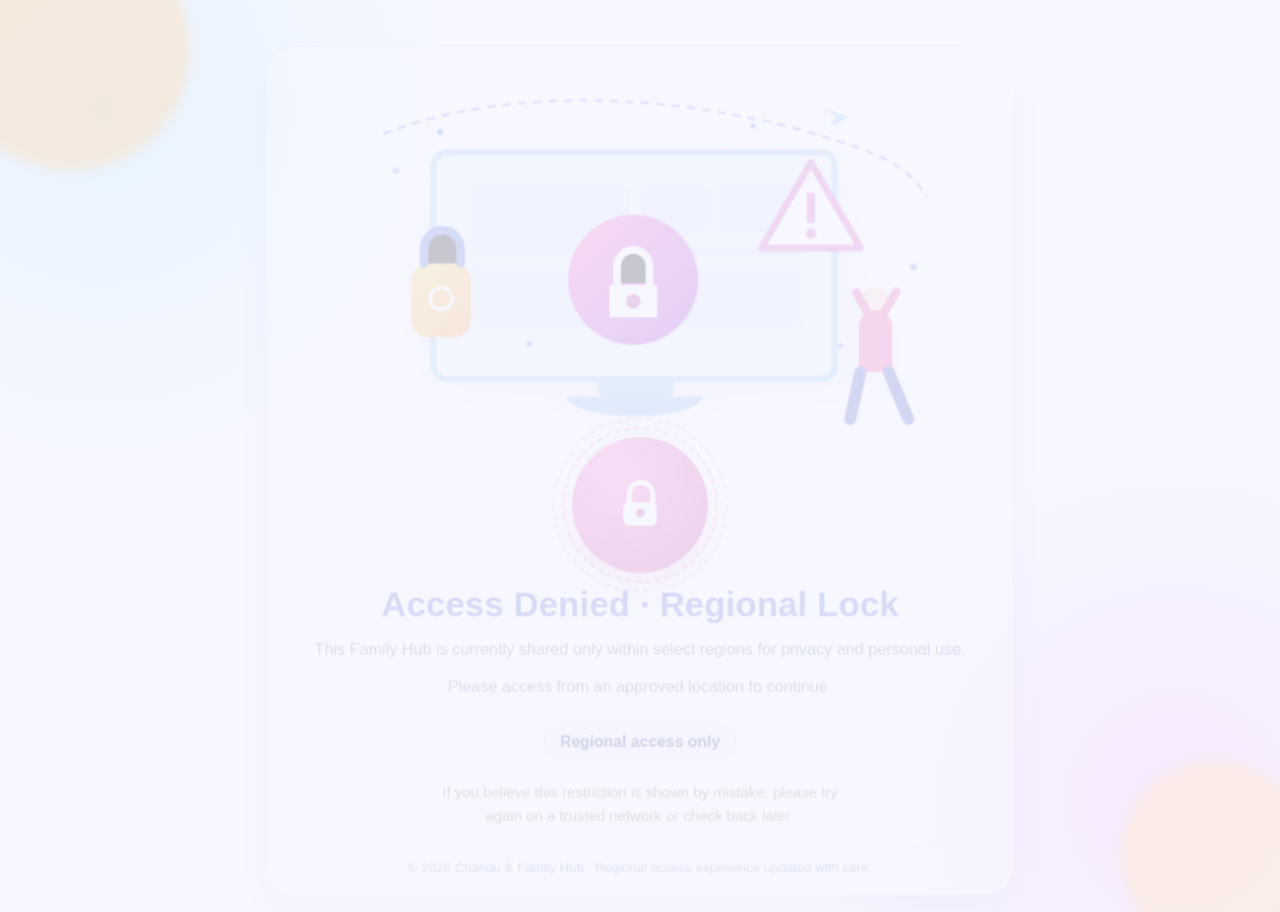
<file: first-international-trip-2024.html>
<!DOCTYPE html>
<html lang="en">
<head>
<meta charset="UTF-8">
<meta name="viewport" content="width=device-width, initial-scale=1.0, viewport-fit=cover">
<script src="location-guard.js"></script>
<title>Chandu & Sindhu — Thailand 2024 💛</title>
<link rel="preconnect" href="https://fonts.googleapis.com">
<link href="https://fonts.googleapis.com/css2?family=Cormorant+Garamond:ital,wght@0,400;0,500;0,600;1,400;1,600&family=DM+Sans:wght@300;400;500;600&family=Great+Vibes&display=swap" rel="stylesheet">
<style>
/* ══════════════════════════════════════════
   DESIGN TOKENS
══════════════════════════════════════════ */
:root{
  --rose:#d45c47;
  --gold:#c9973d;
  --amber:#f0b429;
  --teal:#2a9d8f;
  --ink:#2c1a10;
  --muted:#8a6e58;
  --bg:#fef9f2;
  --bg2:#fff8ee;
  --card:#ffffff;
  --border:rgba(180,130,60,.13);
  --shadow:0 4px 28px rgba(44,26,16,.07);
  --shadow-lg:0 16px 56px rgba(44,26,16,.12);
  --r:18px;
}

*{box-sizing:border-box;margin:0;padding:0}
html{scroll-behavior:smooth;-webkit-text-size-adjust:100%}
body{font-family:'DM Sans',sans-serif;color:var(--ink);background:var(--bg);overflow-x:hidden}

/* ══════════════════════════════════════════
   CINEMATIC LOADER
══════════════════════════════════════════ */
#loader{
  position:fixed;inset:0;z-index:9999;overflow:hidden;
  background:#0a050e;
  display:flex;flex-direction:column;align-items:center;justify-content:center;
  transition:opacity 1.5s ease,visibility 1.5s ease;
}
#loader.out{opacity:0;visibility:hidden;pointer-events:none}

#ldr-stars{position:absolute;inset:0;pointer-events:none}
.lstar{
  position:absolute;border-radius:50%;background:#fff;
  animation:star-tw var(--d,2s) ease-in-out var(--dl,0s) infinite alternate;
}
@keyframes star-tw{0%{opacity:.04;transform:scale(.5)}100%{opacity:.88;transform:scale(1.3)}}

/* Aurora */
.ldr-aurora{
  position:absolute;inset:0;pointer-events:none;
  background:
    radial-gradient(ellipse 80% 50% at 20% 30%,rgba(180,60,120,.2) 0%,transparent 60%),
    radial-gradient(ellipse 60% 40% at 80% 70%,rgba(70,50,180,.16) 0%,transparent 60%),
    radial-gradient(ellipse 50% 60% at 50% 50%,rgba(200,140,40,.12) 0%,transparent 70%);
  animation:aurora 7s ease-in-out infinite alternate;
}
@keyframes aurora{0%{opacity:.6;transform:scale(1)}100%{opacity:1;transform:scale(1.08) rotate(3deg)}}

/* Expanding rings */
.ldr-ring{
  position:absolute;border-radius:50%;border:1px solid rgba(200,140,40,.12);
  top:50%;left:50%;
  animation:ring-out var(--rd,4s) ease-in-out var(--rdl,0s) infinite;
}
@keyframes ring-out{
  0%{opacity:.8;transform:translate(-50%,-50%) scale(.3)}
  100%{opacity:0;transform:translate(-50%,-50%) scale(2.6)}
}

/* Glow orb */
.ldr-orb{
  position:absolute;border-radius:50%;pointer-events:none;
  width:min(380px,80vw);height:min(380px,80vw);
  top:50%;left:50%;transform:translate(-50%,-50%);
  background:radial-gradient(circle,rgba(200,140,40,.22),rgba(160,60,120,.12),transparent 70%);
  animation:orb-pulse 3.5s ease-in-out infinite;
}
@keyframes orb-pulse{0%,100%{transform:translate(-50%,-50%) scale(.8);opacity:.7}50%{transform:translate(-50%,-50%) scale(1.05);opacity:1}}

/* Plane strip */
.ldr-strip{
  position:absolute;
  width:min(340px,82vw);height:2px;
  background:rgba(255,255,255,.06);border-radius:99px;
  top:50%;left:50%;transform:translate(-50%,70px);
}
.ldr-strip::after{
  content:'';position:absolute;inset:0;
  background:linear-gradient(90deg,transparent,rgba(240,180,40,.5),transparent);
  border-radius:inherit;
  animation:strip-shine 3.5s linear infinite;
}
@keyframes strip-shine{0%{transform:translateX(-200%)}100%{transform:translateX(200%)}}

.ldr-plane{
  position:absolute;font-size:clamp(2rem,5vw,2.8rem);
  top:50%;left:-80px;
  transform:translateY(56px);
  animation:plane-fly 3s cubic-bezier(.4,0,.2,1) .4s forwards;
  filter:drop-shadow(0 0 20px rgba(240,180,40,.8));
}
@keyframes plane-fly{
  0%{left:-80px;opacity:0;transform:translateY(56px) scale(.6)}
  12%{opacity:1}
  88%{opacity:1}
  100%{left:calc(100% + 80px);opacity:0;transform:translateY(56px) scale(.95)}
}

/* Centre content */
.ldr-content{position:relative;z-index:5;text-align:center;padding:20px clamp(20px,6vw,40px)}

.ldr-hearts-row{
  display:flex;align-items:center;justify-content:center;gap:10px;
  margin-bottom:6px;
}
.ldr-h{
  font-size:clamp(.9rem,2vw,1.1rem);
  animation:lh-bounce var(--hd,1.3s) ease-in-out var(--hdl,0s) infinite;
}
@keyframes lh-bounce{0%,100%{transform:translateY(0) scale(1)}50%{transform:translateY(-7px) scale(1.28)}}

.ldr-names{
  font-family:'Great Vibes',cursive;
  font-size:clamp(2.8rem,10vw,6rem);
  line-height:1.02;
  background:linear-gradient(135deg,#f7d270 0%,#f0a060 35%,#c9973d 65%,#f7d270 100%);
  background-size:200% 100%;
  -webkit-background-clip:text;-webkit-text-fill-color:transparent;background-clip:text;
  animation:gold-shine 3s linear infinite;
  filter:drop-shadow(0 0 30px rgba(200,150,50,.5));
}
@keyframes gold-shine{0%{background-position:0% 50%}100%{background-position:200% 50%}}

.ldr-and{
  font-family:'Great Vibes',cursive;
  font-size:clamp(1.7rem,5vw,3rem);
  color:rgba(247,210,112,.5);
  display:block;line-height:1;margin:-.05em 0 -.05em;
}

.ldr-tagline{
  color:rgba(253,246,236,.4);
  font-family:'DM Sans',sans-serif;
  font-size:clamp(.62rem,.9vw+.4rem,.72rem);
  letter-spacing:.26em;text-transform:uppercase;
  margin-top:10px;
}

/* Progress track */
.ldr-track-wrap{
  width:min(260px,75vw);margin:22px auto 0;position:relative;
}
.ldr-track-bg{height:3px;border-radius:99px;background:rgba(255,255,255,.1);overflow:hidden}
.ldr-track-fill{
  height:100%;width:0;border-radius:99px;
  background:linear-gradient(90deg,#c9973d,#f7d270,#f0a060);
  animation:track-fill 2.8s ease .6s forwards;
}
@keyframes track-fill{to{width:100%}}
.ldr-track-dot{
  position:absolute;top:-7px;left:0;
  width:17px;height:17px;border-radius:50%;
  background:radial-gradient(circle,#f7d270,#c9973d);
  box-shadow:0 0 14px rgba(247,210,112,.8);
  animation:dot-move 2.8s ease .6s forwards;
}
@keyframes dot-move{to{left:calc(100% - 17px)}}

.ldr-caption{
  margin-top:16px;
  color:rgba(253,246,236,.38);
  font-size:clamp(.72rem,.9rem,.82rem);
  font-family:'DM Sans',sans-serif;
  min-height:20px;transition:opacity .4s ease;
}

/* ══════════════════════════════════════════
   GLOBAL PAGE
══════════════════════════════════════════ */
.page-wrap{opacity:0;transform:translateY(10px);transition:opacity .9s ease,transform .9s ease}
.page-wrap.show{opacity:1;transform:none}

/* Fixed floating hearts */
#fhearts{position:fixed;inset:0;pointer-events:none;z-index:1;overflow:hidden}
.fh{
  position:absolute;bottom:-40px;font-size:var(--fs,.85rem);
  opacity:0;animation:fh-rise var(--fd,9s) ease-in var(--fdl,0s) infinite;
}
@keyframes fh-rise{
  0%{opacity:0;transform:translateY(0) rotate(-12deg) scale(.65)}
  8%{opacity:.55}
  82%{opacity:.18}
  100%{opacity:0;transform:translateY(-108vh) rotate(16deg) scale(1.1)}
}

/* ══════════════════════════════════════════
   HERO
══════════════════════════════════════════ */
.hero{
  min-height:100svh;
  display:flex;flex-direction:column;align-items:center;justify-content:center;
  text-align:center;
  padding:clamp(90px,13vw,130px) clamp(16px,5vw,40px) clamp(90px,11vw,110px);
  background:linear-gradient(170deg,#0d0514 0%,#230926 30%,#380e0e 65%,#0d0514 100%);
  position:relative;overflow:hidden;
}
#heroStars{position:absolute;inset:0;overflow:hidden;pointer-events:none}
.hero-glow{
  position:absolute;border-radius:50%;pointer-events:none;
  width:min(700px,120vw);height:min(700px,120vw);
  top:50%;left:50%;transform:translate(-50%,-50%);
  background:radial-gradient(circle,rgba(200,140,40,.14),transparent 68%);
  animation:hero-glow-p 5s ease-in-out infinite;
}
@keyframes hero-glow-p{0%,100%{transform:translate(-50%,-50%) scale(1);opacity:.7}50%{transform:translate(-50%,-50%) scale(1.1);opacity:1}}

.hero-inner{position:relative;z-index:3;max-width:700px;width:100%}

.hero-eyebrow{
  display:inline-flex;align-items:center;gap:8px;
  background:rgba(200,140,40,.13);border:1px solid rgba(200,140,40,.32);
  color:#f0b429;padding:7px 20px;border-radius:99px;
  font-size:.7rem;letter-spacing:.22em;text-transform:uppercase;font-weight:600;
  margin-bottom:22px;animation:f-dn .8s .15s both;
}
.hero-names{
  font-family:'Great Vibes',cursive;
  font-size:clamp(3.6rem,13vw,8rem);line-height:.96;
  background:linear-gradient(135deg,#f7d270 0%,#f0a060 40%,#c9973d 100%);
  -webkit-background-clip:text;-webkit-text-fill-color:transparent;background-clip:text;
  filter:drop-shadow(0 4px 32px rgba(200,150,50,.55));
  animation:f-dn .8s .3s both;
}
.hero-amp{
  font-family:'Great Vibes',cursive;
  font-size:clamp(2rem,7vw,4.5rem);
  color:rgba(247,210,112,.48);
  display:block;margin:.03em 0;
}
.hero-tagline{
  color:rgba(253,246,236,.8);margin-top:16px;
  font-family:'Cormorant Garamond',serif;
  font-size:clamp(.95rem,2.8vw,1.48rem);font-weight:400;letter-spacing:.07em;
  animation:f-up .8s .48s both;line-height:1.5;
}
.hero-tagline em{color:#f0b429;font-style:italic}

.hero-divider{
  display:flex;align-items:center;gap:14px;
  margin:22px auto;width:min(250px,72vw);
  animation:f-up .8s .6s both;
}
.hero-divider::before,.hero-divider::after{
  content:'';flex:1;height:1px;
  background:linear-gradient(90deg,transparent,rgba(200,140,40,.38),transparent);
}
.hero-divider span{color:var(--gold);font-size:1rem;flex-shrink:0}

/* BADGES — fixed wrap + clearance */
.hero-badges{
  display:flex;flex-wrap:wrap;gap:8px;justify-content:center;
  animation:f-up .8s .72s both;
  padding:0 4px;
  /* push content up so scroll-hint never overlaps */
  margin-bottom:56px;
}
.hero-badge{
  background:rgba(255,255,255,.055);
  border:1px solid rgba(200,140,40,.2);
  color:rgba(253,246,236,.8);
  padding:8px 14px;border-radius:10px;
  font-size:.78rem;
  backdrop-filter:blur(6px);
  transition:background .3s,border-color .3s,transform .3s;
  white-space:nowrap;
}
.hero-badge:hover{background:rgba(200,140,40,.15);border-color:var(--gold);transform:translateY(-2px)}

/* Scroll hint — anchored absolutely so badges never touch it */
.scroll-hint{
  position:absolute;bottom:26px;left:50%;transform:translateX(-50%);
  display:flex;flex-direction:column;align-items:center;gap:7px;
  color:rgba(253,246,236,.3);font-size:.65rem;letter-spacing:.18em;text-transform:uppercase;
  animation:f-up .8s 1.1s both;pointer-events:none;white-space:nowrap;
}
.scroll-needle{
  width:1px;height:34px;
  background:linear-gradient(to bottom,rgba(200,140,40,.42),transparent);
  animation:needle-p 2.2s ease-in-out infinite;
}
@keyframes needle-p{0%,100%{opacity:.22;transform:scaleY(.5)}50%{opacity:1;transform:scaleY(1)}}

/* ══════════════════════════════════════════
   SECTION COMMON
══════════════════════════════════════════ */
.sec-badge{
  display:inline-flex;align-items:center;gap:9px;
  color:var(--rose);font-size:.68rem;letter-spacing:.24em;text-transform:uppercase;font-weight:600;
  margin-bottom:10px;
}
.sec-badge::before,.sec-badge::after{content:'';display:block;width:22px;height:1px;background:var(--rose);opacity:.4}

.big-h{
  font-family:'Cormorant Garamond',serif;
  font-size:clamp(1.9rem,5vw,3.5rem);font-weight:600;line-height:1.1;color:var(--ink);
}
.big-h em{color:var(--rose);font-style:italic}

/* ══════════════════════════════════════════
   FIRST FLIGHT
══════════════════════════════════════════ */
.ff-section{
  padding:clamp(64px,9vw,100px) clamp(16px,5vw,40px);
  background:linear-gradient(160deg,#fffaf3 0%,#fff4ec 45%,#fffaf3 100%);
  text-align:center;overflow:hidden;position:relative;
}
.ff-section::before{
  content:'';position:absolute;inset:0;pointer-events:none;
  background:radial-gradient(ellipse 70% 55% at 50% 0%,rgba(232,96,76,.05),transparent 65%);
}
.ff-body-text{color:var(--muted);max-width:52ch;margin:14px auto 0;line-height:1.78;font-size:.97rem}

.ff-cards{
  display:grid;
  grid-template-columns:repeat(auto-fill,minmax(min(190px,100%),1fr));
  gap:14px;max-width:860px;margin:36px auto 0;
}
.ff-card{
  background:var(--card);border-radius:var(--r);padding:22px 18px;
  box-shadow:var(--shadow);border:1px solid rgba(232,96,76,.08);
  opacity:0;transform:translateY(22px);transition:.6s cubic-bezier(.34,1.56,.64,1);
}
.ff-card.in{opacity:1;transform:none}
.ff-card:hover{transform:translateY(-5px)!important;box-shadow:var(--shadow-lg)}
.ff-card .fci{font-size:2.1rem;margin-bottom:11px}
.ff-card strong{display:block;color:var(--ink);font-family:'Cormorant Garamond',serif;font-size:1.16rem;font-weight:600;margin-bottom:5px}
.ff-card p{color:var(--muted);font-size:.84rem;line-height:1.66}

.sindhu-q{
  margin:36px auto 0;max-width:530px;
  background:linear-gradient(135deg,rgba(232,96,76,.07),rgba(200,140,40,.07));
  border:1px solid rgba(232,96,76,.13);border-radius:var(--r);
  padding:clamp(18px,4vw,26px) clamp(18px,5vw,28px);
  font-family:'Cormorant Garamond',serif;font-size:clamp(1.1rem,2.5vw,1.28rem);
  font-style:italic;color:var(--ink);line-height:1.72;
}
.sindhu-q cite{
  display:block;margin-top:12px;font-size:.76rem;font-style:normal;
  color:var(--rose);letter-spacing:.1em;font-family:'DM Sans',sans-serif;
}

/* ══════════════════════════════════════════
   ITINERARY
══════════════════════════════════════════ */
.itin-section{
  padding:clamp(64px,9vw,100px) clamp(16px,5vw,40px);
  background:var(--bg2);
}
.itin-inner{max-width:940px;margin:0 auto}
.itin-hdr{text-align:center;margin-bottom:52px}
.itin-hdr .sub{color:var(--muted);font-size:.9rem;margin-top:10px;max-width:46ch;margin-left:auto;margin-right:auto}

.timeline{position:relative;padding-left:clamp(32px,7vw,64px)}
.timeline::before{
  content:'';position:absolute;
  left:clamp(13px,3.2vw,28px);
  top:8px;bottom:8px;width:2px;
  background:linear-gradient(to bottom,var(--rose),var(--gold),var(--teal),rgba(42,157,143,.1));
  border-radius:2px;
}
.tl-item{
  position:relative;margin-bottom:28px;
  opacity:0;transform:translateX(-16px);transition:.6s cubic-bezier(.22,1,.36,1);
}
.tl-item.in{opacity:1;transform:none}
.tl-dot{
  position:absolute;
  left:clamp(-42px,-8vw,-24px);
  top:18px;width:14px;height:14px;border-radius:50%;
  background:linear-gradient(135deg,var(--rose),var(--gold));
  box-shadow:0 0 0 4px rgba(232,96,76,.13),0 0 0 8px rgba(232,96,76,.05);
  transition:transform .3s;flex-shrink:0;
}
.tl-item:hover .tl-dot{transform:scale(1.45)}
.tl-card{
  background:var(--card);border-radius:var(--r);overflow:hidden;
  box-shadow:var(--shadow);border:1px solid rgba(44,26,16,.055);
  transition:transform .3s,box-shadow .3s;
}
.tl-card:hover{transform:translateY(-3px);box-shadow:var(--shadow-lg)}
.tl-head{
  padding:15px 17px;display:flex;align-items:center;gap:12px;
  border-bottom:1px solid rgba(44,26,16,.05);
}
.tl-pill{
  min-width:52px;height:52px;border-radius:12px;flex-shrink:0;
  display:flex;flex-direction:column;align-items:center;justify-content:center;
  background:linear-gradient(135deg,var(--rose),var(--gold));color:#fff;
}
.tl-pill b{font-size:1.4rem;line-height:1;font-family:'Cormorant Garamond',serif}
.tl-pill small{font-size:.52rem;letter-spacing:.1em;text-transform:uppercase;font-weight:600;opacity:.9}
.tl-ht{flex:1;min-width:0}
.tl-ht h3{
  font-family:'Cormorant Garamond',serif;font-size:1.18rem;font-weight:600;color:var(--ink);
  white-space:nowrap;overflow:hidden;text-overflow:ellipsis;
}
.tl-ht span{color:var(--muted);font-size:.76rem}
.tl-meals{display:flex;gap:4px;flex-shrink:0}
.meal{background:rgba(42,157,143,.1);color:var(--teal);padding:3px 7px;border-radius:6px;font-size:.62rem;font-weight:600}
.tl-body{padding:13px 17px}
.tl-body ul{list-style:none}
.tl-body li{
  padding:5px 0 5px 17px;color:var(--muted);font-size:.86rem;line-height:1.62;
  border-bottom:1px dashed rgba(44,26,16,.05);position:relative;
}
.tl-body li:last-child{border-bottom:none}
.tl-body li::before{content:'✦';position:absolute;left:0;color:var(--gold);font-size:.48rem;top:10px}
.tl-body li strong{color:var(--ink);font-weight:500}
.tl-body li em{color:var(--rose);font-style:normal;font-weight:500}
.tl-tags{display:flex;flex-wrap:wrap;gap:5px;margin-top:10px}
.tl-tag{background:rgba(200,140,40,.1);color:#8a6020;border:1px solid rgba(200,140,40,.2);padding:3px 10px;border-radius:99px;font-size:.7rem;font-weight:500}
.special-pill{
  display:inline-flex;align-items:center;gap:5px;
  background:linear-gradient(135deg,rgba(212,92,71,.1),rgba(200,140,40,.1));
  border:1px solid rgba(212,92,71,.17);color:var(--rose);
  padding:5px 12px;border-radius:99px;font-size:.71rem;font-weight:600;margin-top:9px;
}

/* ══════════════════════════════════════════
   HIGHLIGHTS  — correct day order
══════════════════════════════════════════ */
.hl-section{
  padding:clamp(64px,9vw,100px) clamp(16px,5vw,40px);
  background:linear-gradient(168deg,#100718 0%,#220e22 40%,#170808 100%);
  overflow:hidden;
}
.hl-inner{max-width:1020px;margin:0 auto}
.hl-head{text-align:center;margin-bottom:44px}
.hl-script{
  font-family:'Great Vibes',cursive;
  font-size:clamp(2.4rem,7vw,5rem);
  background:linear-gradient(135deg,#f7d270,#f0a060,#c9973d);
  -webkit-background-clip:text;-webkit-text-fill-color:transparent;background-clip:text;
  filter:drop-shadow(0 2px 18px rgba(200,150,50,.38));
}
.hl-sub{color:rgba(253,246,236,.38);font-size:.84rem;margin-top:5px}

.hl-grid{
  display:grid;
  grid-template-columns:repeat(auto-fill,minmax(min(270px,100%),1fr));
  gap:15px;
}
.hl-card{
  border-radius:var(--r);overflow:hidden;
  background:rgba(255,255,255,.04);
  border:1px solid rgba(200,140,40,.12);
  opacity:0;transform:translateY(26px);
  transition:opacity .6s,transform .6s,border-color .3s,box-shadow .3s;
}
.hl-card.in{opacity:1;transform:none}
.hl-card:hover{border-color:rgba(200,140,40,.36);box-shadow:0 18px 50px rgba(0,0,0,.4);transform:translateY(-5px)!important}
.hl-thumb{
  height:128px;display:flex;align-items:center;justify-content:center;
  font-size:3.2rem;position:relative;overflow:hidden;
}
.hl-thumb::after{
  content:'';position:absolute;inset:0;
  background:linear-gradient(to bottom,transparent 28%,rgba(16,7,24,.65));
}
.hl-body{padding:15px 17px}
.hl-body h3{font-family:'Cormorant Garamond',serif;font-size:1.14rem;font-weight:600;color:rgba(253,246,236,.92);margin-bottom:5px}
.hl-body p{color:rgba(253,246,236,.45);font-size:.8rem;line-height:1.68}
.hl-day{
  display:inline-block;margin-top:9px;
  background:rgba(200,140,40,.11);border:1px solid rgba(200,140,40,.17);
  color:#f0b429;padding:3px 11px;border-radius:99px;font-size:.67rem;
}

/* Golden Buddha photo thumb */
.hl-thumb.buddha{
  background:linear-gradient(135deg,#2a1400,#5a3000);
}
.hl-thumb-img{
  width:100%;
  height:100%;
  object-fit:cover;
  object-position:center;
  position:relative;
  z-index:1;
}

/* ══════════════════════════════════════════
   STATS
══════════════════════════════════════════ */
.stats-section{
  padding:clamp(56px,8vw,88px) clamp(16px,5vw,40px);
  background:linear-gradient(155deg,#fffbf5,#fff7ee,#fffbf5);
}
.stats-grid{
  display:grid;
  grid-template-columns:repeat(auto-fill,minmax(min(140px,calc(50% - 10px)),1fr));
  gap:16px;max-width:880px;margin:0 auto;text-align:center;
}
.stat-card{
  opacity:0;transform:translateY(18px);transition:.6s cubic-bezier(.34,1.56,.64,1);
  background:var(--card);border-radius:16px;padding:22px 14px;
  box-shadow:var(--shadow);border:1px solid rgba(200,140,40,.09);
}
.stat-card.in{opacity:1;transform:none}
.stat-card:hover{transform:translateY(-4px)!important;box-shadow:var(--shadow-lg)}
.stat-icon{font-size:1.5rem;margin-bottom:8px}
.stat-num{
  font-family:'Cormorant Garamond',serif;font-size:clamp(2rem,5vw,3rem);font-weight:600;line-height:1;
  background:linear-gradient(135deg,var(--rose),var(--gold));
  -webkit-background-clip:text;-webkit-text-fill-color:transparent;background-clip:text;
}
.stat-lbl{color:var(--muted);font-size:.73rem;margin-top:5px;text-transform:uppercase;letter-spacing:.1em;line-height:1.35}

/* ══════════════════════════════════════════
   LOVE NOTE  — warm light background
══════════════════════════════════════════ */
.ln-section{
  padding:clamp(64px,9vw,100px) clamp(16px,5vw,40px);
  background:linear-gradient(165deg,#fff5e8 0%,#ffecd8 40%,#fff8ef 70%,#fef4e4 100%);
  text-align:center;position:relative;overflow:hidden;
}
/* Soft rose-gold radial wash */
.ln-section::before{
  content:'';position:absolute;inset:0;pointer-events:none;
  background:
    radial-gradient(ellipse 70% 55% at 50% 0%,rgba(232,96,76,.07),transparent 65%),
    radial-gradient(ellipse 60% 50% at 20% 100%,rgba(212,168,83,.08),transparent 60%),
    radial-gradient(ellipse 60% 50% at 80% 100%,rgba(232,96,76,.06),transparent 60%);
}
/* Decorative top border */
.ln-section::after{
  content:'';position:absolute;top:0;left:10%;right:10%;height:2px;
  background:linear-gradient(90deg,transparent,rgba(212,168,83,.35),rgba(232,96,76,.3),rgba(212,168,83,.35),transparent);
  border-radius:99px;
}
.ln-inner{position:relative;z-index:2;max-width:680px;margin:0 auto}
.ln-script{
  font-family:'Great Vibes',cursive;font-size:clamp(2rem,6vw,3.8rem);
  background:linear-gradient(135deg,#b8720a,#d4541e);
  -webkit-background-clip:text;-webkit-text-fill-color:transparent;background-clip:text;
  margin-bottom:22px;
  filter:drop-shadow(0 2px 8px rgba(212,100,30,.18));
}
.ln-text{
  font-family:'Cormorant Garamond',serif;
  font-size:clamp(1.06rem,2.5vw,1.42rem);
  color:#3d2010;line-height:1.86;font-style:italic;
}
.ln-text strong{color:#b8520a;font-style:normal;font-weight:600}
.ln-hrow{margin:26px 0;font-size:1.3rem;letter-spacing:9px;animation:heartbeat 2s ease-in-out infinite}
@keyframes heartbeat{0%,100%{transform:scale(1)}50%{transform:scale(1.18)}}
.ln-sig{
  font-family:'Great Vibes',cursive;font-size:clamp(1.8rem,4.5vw,2.8rem);
  background:linear-gradient(135deg,#b8720a,#d4541e,#c9973d);
  -webkit-background-clip:text;-webkit-text-fill-color:transparent;background-clip:text;
}
.ln-date{color:rgba(80,40,10,.38);font-size:.72rem;margin-top:10px;font-family:'DM Sans',sans-serif}

/* ══════════════════════════════════════════
   FOOTER  — warm parchment light background
══════════════════════════════════════════ */
footer{
  padding:clamp(36px,6vw,56px) clamp(16px,5vw,40px);
  background:linear-gradient(170deg,#fdf0e0,#fce8d5 50%,#fdf4e8 100%);
  border-top:2px solid rgba(212,168,83,.22);
  text-align:center;position:relative;overflow:hidden;
}
footer::before{
  content:'';position:absolute;inset:0;pointer-events:none;
  background:radial-gradient(ellipse 70% 80% at 50% 110%,rgba(232,96,76,.06),transparent 65%);
}
.footer-logo{
  font-family:'Great Vibes',cursive;font-size:2.4rem;
  background:linear-gradient(135deg,#9a5a08,#c9741a,#b8720a);
  -webkit-background-clip:text;-webkit-text-fill-color:transparent;background-clip:text;
  margin-bottom:10px;position:relative;z-index:1;
}
.footer-text{color:#5a3418;font-size:.82rem;line-height:1.75;position:relative;z-index:1}
.footer-text strong{color:#3a1e08;font-weight:600}
.footer-note{
  margin-top:14px;color:#8a5c38;font-size:.76rem;
  font-family:'Cormorant Garamond',serif;font-style:italic;font-size:.95rem;
  position:relative;z-index:1;
}
.footer-copy{
  margin-top:10px;color:#b07848;font-size:.68rem;
  letter-spacing:.05em;position:relative;z-index:1;
}
.footer-hearts{font-size:.9rem;letter-spacing:6px;margin-top:12px;position:relative;z-index:1}
.footer-divider{
  width:min(200px,50vw);height:1px;
  background:linear-gradient(90deg,transparent,rgba(180,120,50,.3),transparent);
  margin:16px auto;
}

/* ══════════════════════════════════════════
   CURSOR SPARKLE
══════════════════════════════════════════ */
.sparkle{
  position:fixed;pointer-events:none;z-index:9998;
  width:5px;height:5px;border-radius:50%;
  transform:translate(-50%,-50%);
  animation:sp-pop .55s ease forwards;
}
@keyframes sp-pop{
  0%{opacity:1;transform:translate(-50%,-50%) scale(1)}
  100%{opacity:0;transform:translate(calc(-50% + var(--dx)),calc(-50% + var(--dy))) scale(0)}
}

/* ══════════════════════════════════════════
   UTILITIES
══════════════════════════════════════════ */
@keyframes f-dn{from{opacity:0;transform:translateY(-14px)}to{opacity:1;transform:none}}
@keyframes f-up{from{opacity:0;transform:translateY(14px)}to{opacity:1;transform:none}}
.reveal{opacity:0;transform:translateY(14px);transition:.7s ease}
.reveal.in{opacity:1;transform:none}

/* ══════════════════════════════════════════
   MOBILE
══════════════════════════════════════════ */
@media(max-width:680px){
  .tl-head{gap:10px}
  .tl-pill{min-width:46px;height:46px}
  .tl-pill b{font-size:1.22rem}
  .tl-ht h3{font-size:1rem}
  .tl-meals{display:none}
  .hero-badges{gap:7px}
  .hero-badge{padding:7px 11px;font-size:.73rem}
}
@media(max-width:440px){
  .ff-cards{grid-template-columns:1fr 1fr}
  .hl-grid{grid-template-columns:1fr}
  .stats-grid{grid-template-columns:repeat(2,1fr)}
}
@media(max-width:340px){
  .ff-cards{grid-template-columns:1fr}
}
</style>
</head>
<body>

<!-- ══════════════════════════════════════
     CINEMATIC LOADER
══════════════════════════════════════ -->
<div id="loader">
  <div id="ldr-stars"></div>
  <div class="ldr-aurora"></div>
  <div class="ldr-ring" style="width:min(160px,42vw);height:min(160px,42vw);--rd:4s;--rdl:0s"></div>
  <div class="ldr-ring" style="width:min(280px,68vw);height:min(280px,68vw);--rd:4s;--rdl:.9s"></div>
  <div class="ldr-ring" style="width:min(420px,98vw);height:min(420px,98vw);--rd:4s;--rdl:1.8s"></div>
  <div class="ldr-orb"></div>
  <div class="ldr-strip"></div>
  <div class="ldr-plane">✈️</div>

  <div class="ldr-content">
    <div class="ldr-hearts-row">
      <span class="ldr-h" style="--hd:1.4s;--hdl:0s">💛</span>
      <span class="ldr-h" style="--hd:1.1s;--hdl:.2s">🧡</span>
      <span class="ldr-h" style="--hd:1.4s;--hdl:.4s">💛</span>
    </div>
    <div class="ldr-names">
      Chandu
      <span class="ldr-and">&amp;</span>
      Sindhu
    </div>
    <div class="ldr-tagline">First International Journey &nbsp;·&nbsp; Thailand &nbsp;·&nbsp; October 2024</div>
    <div class="ldr-track-wrap">
      <div class="ldr-track-bg"><div class="ldr-track-fill"></div></div>
      <div class="ldr-track-dot"></div>
    </div>
    <div class="ldr-caption" id="ldrCap">Packing beautiful memories…</div>
  </div>
</div>

<!-- Floating hearts -->
<div id="fhearts"></div>
<!-- Falling petals canvas -->
<canvas id="petals" style="position:fixed;inset:0;width:100%;height:100%;pointer-events:none;z-index:2;opacity:.75"></canvas>

<!-- ══════════════════════════════════════
     MAIN PAGE
══════════════════════════════════════ -->
<div class="page-wrap" id="pageWrap">

<!-- ── HERO ── -->
<section class="hero">
  <div id="heroStars"></div>
  <div class="hero-glow"></div>
  <div class="hero-inner">
    <div class="hero-eyebrow">✈️ &nbsp;First International Trip · 2024</div>
    <div class="hero-names">
      Chandu
      <span class="hero-amp">&amp;</span>
      Sindhu
    </div>
    <p class="hero-tagline">
      19 – 24 October 2024 &nbsp;·&nbsp; <em>Thailand</em> &nbsp;·&nbsp; Nellore → Chennai → Bangkok
    </p>
    <div class="hero-divider"><span>✦ 💛 ✦</span></div>
    <div class="hero-badges">
      <div class="hero-badge">🏝️ Pattaya</div>
      <div class="hero-badge">🏙️ Bangkok</div>
      <div class="hero-badge">✈️ IndiGo Airways</div>
      <div class="hero-badge">🌅 6 Days</div>
      <div class="hero-badge">💑 Our First Time Abroad</div>
    </div>
  </div>
  <div class="scroll-hint">
    <span>Scroll to relive</span>
    <div class="scroll-needle"></div>
  </div>
</section>

<!-- ── FIRST FLIGHT ── -->
<section class="ff-section">
  <div class="sec-badge">A Special Milestone</div>
  <h2 class="big-h">Sindhu's <em>First Ever Flight</em></h2>
  <p class="ff-body-text">
    20th October 2024 — 3:35 AM departure from Chennai International Airport.
    The butterflies, the roar of engines, the moment Chennai's city lights
    disappeared beneath the clouds —
    <strong style="color:var(--rose)">a moment etched in both hearts forever.</strong>
  </p>
  <div class="ff-cards">
    <div class="ff-card">
      <div class="fci">🌙</div>
      <strong>Pre-Dawn Excitement</strong>
      <p>Left Nellore Bus Stand at 6 PM on Oct 19. An overnight road journey to Chennai, full of butterflies and anticipation.</p>
    </div>
    <div class="ff-card">
      <div class="fci">✈️</div>
      <strong>Sindhu's First Takeoff</strong>
      <p>IndiGo flight DEP 3:35 AM · ARR Bangkok 9:05 AM. The sky opened up — Sindhu's very first flight, ever.</p>
    </div>
    <div class="ff-card">
      <div class="fci">🌏</div>
      <strong>First International Stamp</strong>
      <p>Passport stamped at Suvarnabhumi Airport. First steps on foreign soil — the world suddenly felt beautifully boundless.</p>
    </div>
    <div class="ff-card">
      <div class="fci">💑</div>
      <strong>Together, Always</strong>
      <p>Every first — first flight, first foreign city, first temple — shared side by side, hand in hand.</p>
    </div>
  </div>
  <div class="sindhu-q">
    "Looking out of the airplane window for the very first time, watching Chennai's city lights shrink into tiny glowing dots far below the clouds — that feeling will never leave my heart."
    <cite>— Sindhu, her first flight · 20 October 2024 ✨</cite>
  </div>
</section>

<!-- ── ITINERARY ── -->
<section class="itin-section">
  <div class="itin-inner">
    <div class="itin-hdr">
      <div class="sec-badge" style="justify-content:center">Day by Day</div>
      <h2 class="big-h">Our Thailand <em>Journey</em></h2>
      <p class="sub">Every moment, every meal, every memory — from Nellore to Bangkok and back home.</p>
    </div>

    <div class="timeline">

      <div class="tl-item">
        <div class="tl-dot"></div>
        <div class="tl-card">
          <div class="tl-head">
            <div class="tl-pill"><b>0</b><small>Day</small></div>
            <div class="tl-ht">
              <h3>Nellore → Chennai</h3>
              <span>19 October 2024 · Saturday</span>
            </div>
            <div class="tl-meals"><div class="meal">D</div></div>
          </div>
          <div class="tl-body">
            <ul>
              <li><strong>6:00 PM</strong> — Bus departs Nellore Bus Stand (report 10 min before)</li>
              <li>Overnight road journey to Chennai — dinner at ATB Restaurant en route</li>
              <li><em>✨ The adventure begins! Hearts full of excitement.</em></li>
            </ul>
          </div>
        </div>
      </div>

      <div class="tl-item">
        <div class="tl-dot"></div>
        <div class="tl-card">
          <div class="tl-head">
            <div class="tl-pill" style="background:linear-gradient(135deg,#c04530,#e89030)"><b>1</b><small>Day</small></div>
            <div class="tl-ht">
              <h3>Chennai → Bangkok → Pattaya</h3>
              <span>20 October 2024 · Sunday</span>
            </div>
            <div class="tl-meals"><div class="meal">L</div><div class="meal">D</div></div>
          </div>
          <div class="tl-body">
            <ul>
              <li><em>✈️ 3:35 AM</em> — IndiGo departs Chennai · arrives Bangkok 9:05 AM</li>
              <li>Visa &amp; immigration at Suvarnabhumi — <strong>first international passport stamp!</strong></li>
              <li><strong>1:00 PM</strong> — Lunch &amp; check-in at Centara Pattaya / Beverly Plaza (4★)</li>
              <li><strong>5:00 PM</strong> — Alcazar Show (private basis) — world-famous cabaret spectacular</li>
              <li><strong>8:00 PM</strong> — Dinner</li>
            </ul>
            <div class="special-pill">🌟 Sindhu's First-Ever Flight Today</div>
            <div class="tl-tags"><span class="tl-tag">🏨 3 Nights Pattaya</span><span class="tl-tag">🎭 Alcazar Show</span></div>
          </div>
        </div>
      </div>

      <div class="tl-item">
        <div class="tl-dot"></div>
        <div class="tl-card">
          <div class="tl-head">
            <div class="tl-pill" style="background:linear-gradient(135deg,#1a7a6e,#30b0a0)"><b>2</b><small>Day</small></div>
            <div class="tl-ht">
              <h3>Coral Island &amp; Gems Gallery</h3>
              <span>21 October 2024 · Monday</span>
            </div>
            <div class="tl-meals"><div class="meal">BF</div><div class="meal">L</div><div class="meal">D</div></div>
          </div>
          <div class="tl-body">
            <ul>
              <li>Breakfast in hotel</li>
              <li><strong>8:30 AM</strong> — Coral Island boat trip · beachside lunch · optional water sports!</li>
              <li><strong>1:30 PM</strong> — Transfer back to hotel</li>
              <li><strong>4:00 PM</strong> — Gems Gallery — dazzling gems, jewellery &amp; souvenirs</li>
              <li><strong>8:00 PM</strong> — Dinner</li>
            </ul>
            <div class="tl-tags"><span class="tl-tag">🏝️ Coral Island</span><span class="tl-tag">💎 Gems Gallery</span><span class="tl-tag">🏄 Water Sports</span></div>
          </div>
        </div>
      </div>

      <div class="tl-item">
        <div class="tl-dot"></div>
        <div class="tl-card">
          <div class="tl-head">
            <div class="tl-pill" style="background:linear-gradient(135deg,#4a30a0,#8055d8)"><b>3</b><small>Day</small></div>
            <div class="tl-ht">
              <h3>Noong Nooch Village &amp; Pattaya Tour</h3>
              <span>22 October 2024 · Tuesday</span>
            </div>
            <div class="tl-meals"><div class="meal">BF</div><div class="meal">L</div><div class="meal">D</div></div>
          </div>
          <div class="tl-body">
            <ul>
              <li>Breakfast in hotel</li>
              <li><strong>9:00 AM</strong> — Noong Nooch Village: Thai Cultural Show, Elephant Show &amp; gardens with lunch</li>
              <li><strong>3:00 PM</strong> — Pattaya City &amp; Temple Tour</li>
              <li><strong>8:00 PM</strong> — Dinner</li>
            </ul>
            <div class="tl-tags"><span class="tl-tag">🐘 Elephant Show</span><span class="tl-tag">🌺 Cultural Show</span><span class="tl-tag">🛕 Temple Tour</span></div>
          </div>
        </div>
      </div>

      <div class="tl-item">
        <div class="tl-dot"></div>
        <div class="tl-card">
          <div class="tl-head">
            <div class="tl-pill" style="background:linear-gradient(135deg,#a07008,#d8a820)"><b>4</b><small>Day</small></div>
            <div class="tl-ht">
              <h3>Pattaya → Bangkok &amp; River Cruise</h3>
              <span>23 October 2024 · Wednesday</span>
            </div>
            <div class="tl-meals"><div class="meal">BF</div><div class="meal">L</div></div>
          </div>
          <div class="tl-body">
            <ul>
              <li>Breakfast &amp; checkout from Pattaya hotel</li>
              <li><strong>9:30 AM</strong> — Drive to Bangkok (~2.5 hrs)</li>
              <li><strong>12:00 PM</strong> — Lunch &amp; check-in at Hotel Ambassador Bangkok (4★)</li>
              <li>Free time for shopping</li>
              <li><em>🚢 5:00 PM</em> — <strong>Chao Phraya River Cruise with Dinner</strong> — the most romantic evening!</li>
            </ul>
            <div class="special-pill">🚢 Romantic River Cruise Dinner</div>
            <div class="tl-tags"><span class="tl-tag">🏨 2 Nights Bangkok</span><span class="tl-tag">🛍️ Shopping</span></div>
          </div>
        </div>
      </div>

      <div class="tl-item">
        <div class="tl-dot"></div>
        <div class="tl-card">
          <div class="tl-head">
            <div class="tl-pill" style="background:linear-gradient(135deg,#b04020,#e07030)"><b>5</b><small>Day</small></div>
            <div class="tl-ht">
              <h3>Bangkok City Tour &amp; Shopping</h3>
              <span>24 October 2024 · Thursday</span>
            </div>
            <div class="tl-meals"><div class="meal">BF</div><div class="meal">L</div><div class="meal">D</div></div>
          </div>
          <div class="tl-body">
            <ul>
              <li>Breakfast in hotel</li>
              <li><strong>9:30 AM</strong> — Guided Bangkok City Tour · 5.5-ton Pure Golden Buddha Temple</li>
              <li><strong>1:00 PM</strong> — Lunch &amp; free time for shopping</li>
              <li><strong>8:00 PM</strong> — Dinner · <em>Last night in Thailand ⭐</em></li>
            </ul>
            <div class="tl-tags"><span class="tl-tag">🙏 Golden Buddha</span><span class="tl-tag">🏛️ City Tour</span><span class="tl-tag">🛍️ Shopping</span></div>
          </div>
        </div>
      </div>

      <div class="tl-item">
        <div class="tl-dot"></div>
        <div class="tl-card">
          <div class="tl-head">
            <div class="tl-pill" style="background:linear-gradient(135deg,#3040a8,#5060d8)"><b>6</b><small>Day</small></div>
            <div class="tl-ht">
              <h3>Return Home ✈️</h3>
              <span>24 October 2024 (night)</span>
            </div>
            <div class="tl-meals"><div class="meal">BF</div></div>
          </div>
          <div class="tl-body">
            <ul>
              <li><strong>5:00 AM</strong> — Hotel checkout &amp; packed breakfast</li>
              <li><strong>6:00 AM</strong> — Transfer to Bangkok Airport</li>
              <li><em>✈️ DEP 10:05 AM · ARR Chennai 12:10 PM</em></li>
              <li><strong>1:30 PM</strong> — Post-immigration, transfer toward Nellore</li>
              <li><strong>3:00 PM</strong> — Lunch at ATB Restaurant</li>
              <li><strong>6:00 PM</strong> — Drop at Nellore Bus Stand · <strong>Home, sweet home 💛</strong></li>
            </ul>
          </div>
        </div>
      </div>

    </div>
  </div>
</section>

<!-- ── HIGHLIGHTS — ordered Day 1 → Day 5 ── -->
<section class="hl-section">
  <div class="hl-inner">
    <div class="hl-head">
      <div class="hl-script">Moments to Remember</div>
      <p class="hl-sub">Six days of wonder — every place, every feeling, every first</p>
    </div>
    <div class="hl-grid">

      <!-- Day 1a — First Flight (FIRST) -->
      <div class="hl-card">
        <div class="hl-thumb" style="background:linear-gradient(135deg,#14103a,#202880)">✈️</div>
        <div class="hl-body">
          <h3>Sindhu's First Flight</h3>
          <p>IndiGo 3:35 AM from Chennai. City lights vanishing beneath the clouds — a sky-high milestone that changed everything.</p>
          <span class="hl-day">Day 1 · Chennai → Bangkok ⭐</span>
        </div>
      </div>

      <!-- Day 1b — Alcazar -->
      <div class="hl-card">
        <div class="hl-thumb" style="background:linear-gradient(135deg,#30104a,#701850)">🎭</div>
        <div class="hl-body">
          <h3>Alcazar Show</h3>
          <p>World-famous Pattaya cabaret — dazzling costumes, theatrical lights, and performances that left both of you speechless.</p>
          <span class="hl-day">Day 1 · Pattaya</span>
        </div>
      </div>

      <!-- Day 2 — Coral Island -->
      <div class="hl-card">
        <div class="hl-thumb" style="background:linear-gradient(135deg,#083050,#106880)">🏝️</div>
        <div class="hl-body">
          <h3>Coral Island</h3>
          <p>Turquoise waters, white sand beaches, seafood by the shore — and optional water sports to make it even more thrilling.</p>
          <span class="hl-day">Day 2 · Pattaya</span>
        </div>
      </div>

      <!-- Day 3 — Noong Nooch -->
      <div class="hl-card">
        <div class="hl-thumb" style="background:linear-gradient(135deg,#0a3010,#186030)">🐘</div>
        <div class="hl-body">
          <h3>Noong Nooch Village</h3>
          <p>Majestic elephants, traditional Thai cultural performances, and breathtaking botanical gardens in full bloom.</p>
          <span class="hl-day">Day 3 · Pattaya</span>
        </div>
      </div>

      <!-- Day 4 — River Cruise -->
      <div class="hl-card">
        <div class="hl-thumb" style="background:linear-gradient(135deg,#301a00,#604808)">🚢</div>
        <div class="hl-body">
          <h3>Chao Phraya River Cruise</h3>
          <p>Dinner under the Bangkok stars, gliding past glittering temples and the lit-up skyline — the most romantic night of the trip.</p>
          <span class="hl-day">Day 4 · Bangkok</span>
        </div>
      </div>

      <!-- Day 5 — Golden Buddha photo -->
      <div class="hl-card">
        <div class="hl-thumb buddha" style="position:relative">
          <img
            class="hl-thumb-img"
            src="assets/thailand/temple%20visit/golden%20budha.jpg"
            alt="Golden Buddha Temple visit in Bangkok"
            loading="lazy">
        </div>
        <div class="hl-body">
          <h3>Golden Buddha Temple</h3>
          <p>The world's largest solid gold Buddha — 5.5 tons of pure gold. A moment of quiet awe and reverence in the heart of Bangkok.</p>
          <span class="hl-day">Day 5 · Bangkok</span>
        </div>
      </div>

    </div>
  </div>
</section>

<!-- ── STATS ── -->
<section class="stats-section">
  <div class="stats-grid">
    <div class="stat-card"><div class="stat-icon">📅</div><div class="stat-num">6</div><div class="stat-lbl">Days in Thailand</div></div>
    <div class="stat-card"><div class="stat-icon">✈️</div><div class="stat-num">1st</div><div class="stat-lbl">International Trip Ever</div></div>
    <div class="stat-card"><div class="stat-icon">🌆</div><div class="stat-num">2</div><div class="stat-lbl">Cities · Pattaya &amp; Bangkok</div></div>
    <div class="stat-card"><div class="stat-icon">🍽️</div><div class="stat-num">16+</div><div class="stat-lbl">Meals Together</div></div>
    <div class="stat-card"><div class="stat-icon">💛</div><div class="stat-num">∞</div><div class="stat-lbl">Memories Created</div></div>
  </div>
</section>

<!-- ── LOVE NOTE ── -->
<section class="ln-section">
  <div class="ln-inner">
    <div class="ln-script">A Little Love Note</div>
    <p class="ln-text">
      From the moment the bus rolled out of <strong>Nellore</strong> into the night,
      to Sindhu watching <strong>Chennai's city lights</strong> disappear beneath the clouds
      for the very first time — this trip was never just about Thailand.
      It was about <strong>two hearts</strong> stepping into a world bigger than they'd
      ever known, hand in hand. Every wave at <strong>Coral Island</strong>,
      every gasp at the Alcazar, every elephant at Noong Nooch,
      every gentle breeze on the <strong>Chao Phraya</strong> under the Bangkok stars —
      it all became ours. <strong>This was our beautiful beginning.</strong>
    </p>
    <div class="ln-hrow">💛 🧡 💛</div>
    <div class="ln-sig">Chandu &amp; Sindhu</div>
    <p class="ln-date">October 2024 · Thailand 🇹🇭</p>
  </div>
</section>

<!-- ── FOOTER ── -->
<footer>
  <div class="footer-logo">Chandu &amp; Sindhu</div>
  <div class="footer-divider"></div>
  <p class="footer-text"><strong>First International Trip</strong> · Thailand · 19–24 October 2024</p>
  <p class="footer-text" style="margin-top:5px">Dott Holidays · IndiGo Airways · Chennai → Bangkok · ₹52,800 per person</p>
  <p class="footer-note">The world is big and beautiful — and you've only just begun exploring it together. 🌏</p>
  <div class="footer-divider" style="margin-top:18px"></div>
  <p class="footer-copy">© <span id="footerYear"></span> Chandu &amp; Sindhu · Made with love, crafted from memories</p>
  <div class="footer-hearts">💛 🧡 ✨ 🧡 💛</div>
</footer>

</div><!-- /page-wrap -->

<script>
/* LOADER STARS */
(function(){
  const c=document.getElementById('ldr-stars');
  for(let i=0;i<110;i++){
    const s=document.createElement('div');s.className='lstar';
    const sz=Math.random()*2.4+.4;
    s.style.cssText=`width:${sz}px;height:${sz}px;top:${Math.random()*100}%;left:${Math.random()*100}%;--d:${1.2+Math.random()*3.5}s;--dl:${Math.random()*4}s`;
    c.appendChild(s);
  }
})();

/* HERO STARS */
(function(){
  const c=document.getElementById('heroStars');
  for(let i=0;i<110;i++){
    const s=document.createElement('div');s.className='lstar';
    const sz=Math.random()*2+.4;
    s.style.cssText=`width:${sz}px;height:${sz}px;top:${Math.random()*100}%;left:${Math.random()*100}%;--d:${1.5+Math.random()*3}s;--dl:${Math.random()*4}s;position:absolute`;
    c.appendChild(s);
  }
})();

/* FLOATING HEARTS */
(function(){
  const c=document.getElementById('fhearts');
  const em=['💛','🧡','✨','⭐','🌸','💫','💕','🌟'];
  for(let i=0;i<20;i++){
    const h=document.createElement('div');h.className='fh';
    h.textContent=em[i%em.length];
    h.style.cssText=`left:${Math.random()*97}%;--fs:${.52+Math.random()*.88}rem;--fd:${8+Math.random()*13}s;--fdl:${Math.random()*15}s`;
    c.appendChild(h);
  }
})();

/* LOADER CAPTIONS */
const captions=[
  'Packing beautiful memories\u2026',
  'Sindhu\u2019s first flight boarding\u2026',
  'Bangkok city lights coming up\u2026',
  'River cruise on the Chao Phraya\u2026',
  'Six golden days, infinite love\u2026'
];
let ci=0;
const capEl=document.getElementById('ldrCap');
const capIv=setInterval(()=>{
  if(!capEl)return;
  capEl.style.opacity='0';
  setTimeout(()=>{ ci=(ci+1)%captions.length; capEl.textContent=captions[ci]; capEl.style.opacity='1'; },400);
},950);

/* DISMISS LOADER */
window.addEventListener('load',()=>{
  setTimeout(()=>{
    clearInterval(capIv);
    document.getElementById('loader').classList.add('out');
    document.getElementById('pageWrap').classList.add('show');
  },3400);
});

/* SCROLL REVEAL */
const io=new IntersectionObserver(entries=>{
  entries.forEach(e=>{if(e.isIntersecting)e.target.classList.add('in')});
},{threshold:.09,rootMargin:'0px 0px -24px 0px'});
document.querySelectorAll('.tl-item,.ff-card,.hl-card,.stat-card,.reveal').forEach(el=>io.observe(el));

/* Stagger delays */
document.querySelectorAll('.ff-card').forEach((el,i)=>el.style.transitionDelay=`${i*.09}s`);
document.querySelectorAll('.hl-card').forEach((el,i)=>el.style.transitionDelay=`${i*.09}s`);
document.querySelectorAll('.stat-card').forEach((el,i)=>el.style.transitionDelay=`${i*.07}s`);
document.querySelectorAll('.tl-item').forEach((el,i)=>el.style.transitionDelay=`${i*.06}s`);

/* FALLING PETALS */
(function(){
  const canvas=document.getElementById('petals');
  const ctx=canvas.getContext('2d');
  let W,H,petals=[];

  function resize(){
    W=canvas.width=window.innerWidth;
    H=canvas.height=window.innerHeight;
  }
  window.addEventListener('resize',resize);
  resize();

  /* petal shapes: 0=cherry blossom, 1=rounded, 2=heart-ish */
  const COLORS=[
    'rgba(255,182,193,.82)','rgba(255,160,180,.78)','rgba(255,200,210,.85)',
    'rgba(255,218,224,.9)','rgba(252,176,190,.8)','rgba(255,230,235,.88)',
    'rgba(255,150,170,.75)','rgba(253,245,248,.9)'
  ];

  function mkPetal(){
    return {
      x:Math.random()*W,
      y:Math.random()*-H*.5,
      r:Math.random()*9+5,          /* petal half-size */
      vx:Math.random()*1.2-.6,      /* horizontal drift */
      vy:Math.random()*.9+.5,       /* fall speed */
      rot:Math.random()*Math.PI*2,  /* current rotation */
      rotV:(Math.random()-.5)*.04,  /* rotation velocity */
      sw:Math.random()*.6+.4,       /* sway amplitude */
      swF:Math.random()*.02+.01,    /* sway frequency */
      swO:Math.random()*100,        /* sway offset */
      col:COLORS[Math.floor(Math.random()*COLORS.length)],
      type:Math.floor(Math.random()*3),
      opacity:Math.random()*.4+.5
    };
  }

  /* Initialise ~60 petals scattered across the screen */
  for(let i=0;i<65;i++){
    const p=mkPetal();
    p.y=Math.random()*H; /* start spread across full height */
    petals.push(p);
  }

  function drawCherryPetal(ctx,r){
    /* 5-petal flower shape */
    ctx.beginPath();
    for(let i=0;i<5;i++){
      const a=(i/5)*Math.PI*2 - Math.PI/2;
      const bx=Math.cos(a)*r*.4, by=Math.sin(a)*r*.4;
      const ex=Math.cos(a)*r, ey=Math.sin(a)*r;
      const cp1x=Math.cos(a-Math.PI/5)*r*.9, cp1y=Math.sin(a-Math.PI/5)*r*.9;
      const cp2x=Math.cos(a+Math.PI/5)*r*.9, cp2y=Math.sin(a+Math.PI/5)*r*.9;
      if(i===0){ctx.moveTo(bx,by)}
      ctx.quadraticCurveTo(cp1x,cp1y,ex,ey);
      ctx.quadraticCurveTo(cp2x,cp2y,
        Math.cos(((i+1)/5)*Math.PI*2-Math.PI/2)*r*.4,
        Math.sin(((i+1)/5)*Math.PI*2-Math.PI/2)*r*.4);
    }
    ctx.closePath();
  }

  function drawLeafPetal(ctx,r){
    ctx.beginPath();
    ctx.ellipse(0,0,r*.45,r,0,0,Math.PI*2);
    ctx.closePath();
  }

  function drawHeartPetal(ctx,r){
    const s=r*.06;
    ctx.beginPath();
    ctx.moveTo(0,-r*.2);
    ctx.bezierCurveTo(r*.5,-r*.7,r*1.1,r*.1,0,r*.7);
    ctx.bezierCurveTo(-r*1.1,r*.1,-r*.5,-r*.7,0,-r*.2);
    ctx.closePath();
  }

  let frame=0;
  function animate(){
    ctx.clearRect(0,0,W,H);
    frame++;

    petals.forEach(p=>{
      /* sway & move */
      p.x += p.vx + Math.sin((frame+p.swO)*p.swF)*p.sw;
      p.y += p.vy;
      p.rot += p.rotV;

      /* reset when off screen */
      if(p.y>H+20||p.x<-40||p.x>W+40){
        Object.assign(p,mkPetal());
        p.y=-20;
      }

      ctx.save();
      ctx.translate(p.x,p.y);
      ctx.rotate(p.rot);
      ctx.globalAlpha=p.opacity;
      ctx.fillStyle=p.col;

      /* soft shadow for depth */
      ctx.shadowColor='rgba(200,80,100,.12)';
      ctx.shadowBlur=4;

      if(p.type===0) drawCherryPetal(ctx,p.r);
      else if(p.type===1) drawLeafPetal(ctx,p.r);
      else drawHeartPetal(ctx,p.r);

      ctx.fill();

      /* highlight shimmer */
      ctx.globalAlpha=p.opacity*.35;
      ctx.fillStyle='rgba(255,255,255,.6)';
      if(p.type===0) drawCherryPetal(ctx,p.r*.55);
      else if(p.type===1) drawLeafPetal(ctx,p.r*.55);
      else drawHeartPetal(ctx,p.r*.55);
      ctx.fill();

      ctx.restore();
    });

    requestAnimationFrame(animate);
  }
  animate();
})();

/* DYNAMIC COPYRIGHT YEAR */
const yrEl=document.getElementById('footerYear');
if(yrEl) yrEl.textContent=new Date().getFullYear();

if(window.matchMedia('(pointer:fine)').matches){
  let lt=0;
  document.addEventListener('mousemove',e=>{
    const now=Date.now();if(now-lt<90)return;lt=now;
    const sp=document.createElement('div');sp.className='sparkle';
    const dx=(Math.random()-.5)*36,dy=(Math.random()-.5)*36;
    sp.style.cssText=`left:${e.clientX}px;top:${e.clientY}px;--dx:${dx}px;--dy:${dy}px;background:${Math.random()>.5?'#f0b429':'#d45c47'}`;
    document.body.appendChild(sp);
    setTimeout(()=>sp.remove(),560);
  });
}
</script>

<a href="index.html" aria-label="Back to Family Hub" style="position:fixed;left:16px;bottom:16px;z-index:9998;padding:10px 16px;border-radius:999px;border:1px solid rgba(120,90,60,.22);background:rgba(255,255,255,.9);backdrop-filter:blur(6px);color:#5A3E32;font:600 12px/1.2 system-ui,-apple-system,Segoe UI,Roboto,sans-serif;letter-spacing:.04em;text-decoration:none;box-shadow:0 8px 22px rgba(0,0,0,.12);">← Back to Family Hub</a>
</body>
</html>
</file>
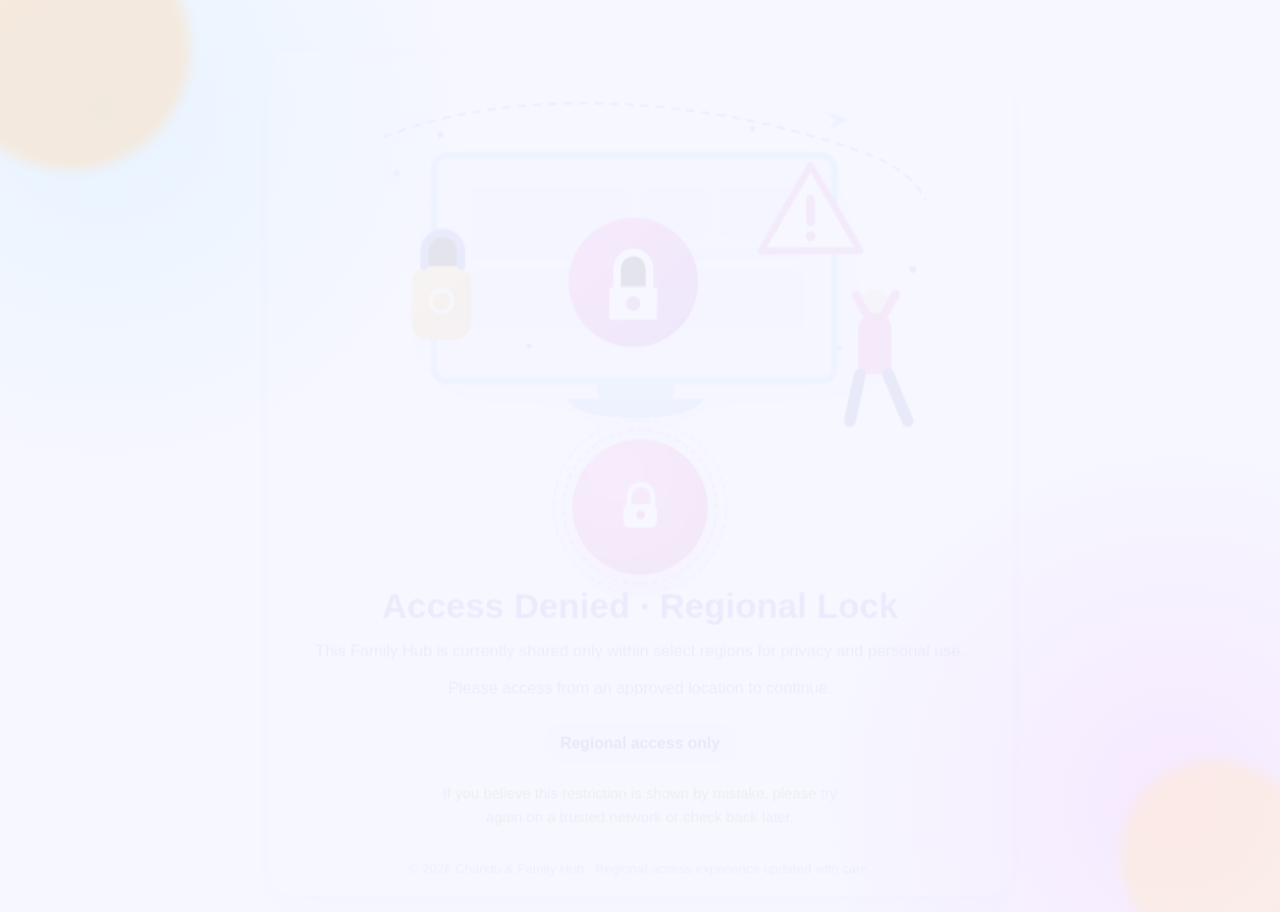
<file: first-tirumala-visit-2024.html>
<!DOCTYPE html>
<html lang="en">
<head>
  <meta charset="UTF-8">
  <meta name="viewport" content="width=device-width, initial-scale=1.0, viewport-fit=cover">
  <script src="location-guard.js"></script>
  <title>First Tirumala — Chandu &amp; Sindhu · Ratha Saptami 2024</title>
  <link rel="preconnect" href="https://fonts.googleapis.com">
  <link rel="preconnect" href="https://fonts.gstatic.com" crossorigin>
  <link href="https://fonts.googleapis.com/css2?family=Cormorant+Garamond:ital,wght@0,400;0,600;0,700;1,400;1,600&family=Noto+Serif:wght@400;700&family=IM+Fell+English:ital@0;1&family=Crimson+Pro:ital,wght@0,300;0,400;0,600;1,300;1,400&display=swap" rel="stylesheet">
  <style>
    :root {
      --bg:       #f8f2e7;
      --bg2:      #efe3cf;
      --panel:    rgba(255, 252, 246, 0.84);
      --gold:     #d4a843;
      --gold2:    #f0c96a;
      --gold3:    #b8893a;
      --maroon:   #8b1a2e;
      --maroon2:  #c0294a;
      --cream:    #f7ecd7;
      --cream2:   #ffe8b8;
      --teal:     #3a7a72;
      --ink:      #2f2015;
      --muted:    #6b4f38;
      --line:     rgba(139,26,46,.14);
      --line2:    rgba(139,26,46,.3);
      --shadow:   0 20px 48px rgba(88,50,21,.18);
      --ease:     cubic-bezier(.4,0,.2,1);
      --spring:   cubic-bezier(.34,1.56,.64,1);
    }

    *, *::before, *::after { box-sizing: border-box; margin: 0; padding: 0; }

    html { scroll-behavior: smooth; }

    body {
      font-family: 'Crimson Pro', Georgia, serif;
      color: var(--ink);
      background:
        radial-gradient(circle at 12% 12%, rgba(255,255,255,.75), transparent 42%),
        radial-gradient(circle at 85% 22%, rgba(255,236,206,.72), transparent 40%),
        linear-gradient(180deg, var(--bg) 0%, var(--bg2) 100%);
      min-height: 100vh;
      overflow-x: hidden;
      cursor: default;
    }

    /* ── LOADER ───────────────────────────────────────── */
    #loader {
      position: fixed; inset: 0; z-index: 9999;
      display: flex; flex-direction: column; align-items: center; justify-content: center;
      background: radial-gradient(ellipse at 50% 60%, #2c0e06 0%, #0d0300 100%);
      transition: opacity 1.2s var(--ease), visibility 1.2s var(--ease);
    }
    #loader.fade-out { opacity: 0; visibility: hidden; pointer-events: none; }

    .loader-om {
      font-size: 4.2rem;
      background: linear-gradient(135deg, var(--gold2), var(--gold), #ff8c42);
      -webkit-background-clip: text; -webkit-text-fill-color: transparent; background-clip: text;
      animation: omPulse 1.6s ease-in-out infinite;
      filter: drop-shadow(0 0 18px rgba(212,168,67,.6));
      line-height: 1;
    }
    @keyframes omPulse {
      0%,100% { transform: scale(1) rotate(-2deg); filter: drop-shadow(0 0 14px rgba(212,168,67,.5)); }
      50%      { transform: scale(1.12) rotate(2deg); filter: drop-shadow(0 0 30px rgba(212,168,67,.9)); }
    }

    .loader-title {
      margin-top: 16px;
      font-family: 'Cormorant Garamond', serif;
      font-size: clamp(1.5rem, 4vw, 2.4rem);
      font-weight: 600;
      color: var(--cream);
      letter-spacing: .06em;
      text-align: center;
    }
    .loader-sub {
      margin-top: 6px;
      color: var(--muted);
      font-size: .88rem;
      letter-spacing: .18em;
      text-transform: uppercase;
      text-align: center;
    }
    .loader-ring {
      margin-top: 28px;
      width: 64px; height: 64px;
      border-radius: 50%;
      border: 2px solid rgba(212,168,67,.15);
      border-top-color: var(--gold);
      border-right-color: var(--gold2);
      animation: spin 1.1s linear infinite;
    }
    .loader-mantra {
      margin-top: 18px;
      font-family: 'Cormorant Garamond', serif;
      font-style: italic;
      color: rgba(212,168,67,.6);
      font-size: .95rem;
      letter-spacing: .06em;
      animation: mantrafade 2s ease-in-out infinite alternate;
    }
    @keyframes mantrafade { from { opacity: .4; } to { opacity: 1; } }
    @keyframes spin { to { transform: rotate(360deg); } }

    /* ── CANVAS PETALS ────────────────────────────────── */
    #petals-canvas {
      position: fixed; inset: 0; z-index: 1;
      pointer-events: none;
    }

    /* ── TEMPLE BACKGROUND ────────────────────────────── */
    .temple-bg {
      position: fixed; inset: 0; z-index: 0;
      overflow: hidden; pointer-events: none;
    }
    .temple-bg::before {
      content: '';
      position: absolute; inset: 0;
      background:
        linear-gradient(180deg, rgba(255,250,241,.78) 0%, rgba(240,226,201,.82) 100%),
        url('https://th.bing.com/th/id/OIP.xi-VP1L5L6sZlRkH1n-PmwHaFO?w=318&h=182&c=7&r=0&o=7&dpr=1.5&pid=1.7&rm=3') center 24% / cover no-repeat,
        url('https://th.bing.com/th/id/OIP.maRmWAtbtMMlYh6QKM_pIgHaE8?w=279&h=180&c=7&r=0&o=7&dpr=1.5&pid=1.7&rm=3') center 76% / cover no-repeat;
      background-blend-mode: soft-light, multiply, normal;
      filter: saturate(1.08) contrast(1.04);
    }
    .temple-silhouette {
      position: absolute; bottom: 0; left: 50%; transform: translateX(-50%);
      width: min(900px,100vw); opacity: .2;
      pointer-events: none; user-select: none;
    }

    /* Stars */
    .stars {
      position: fixed; inset: 0; z-index: 0; pointer-events: none;
      background-image:
        radial-gradient(1px 1px at 10% 15%, rgba(139,26,46,.22) 0%, transparent 100%),
        radial-gradient(1px 1px at 25% 30%, rgba(139,26,46,.15) 0%, transparent 100%),
        radial-gradient(1.5px 1.5px at 40% 10%, rgba(212,168,67,.24) 0%, transparent 100%),
        radial-gradient(1px 1px at 55% 20%, rgba(139,26,46,.12) 0%, transparent 100%),
        radial-gradient(1px 1px at 70% 8%,  rgba(212,168,67,.22) 0%, transparent 100%),
        radial-gradient(1.5px 1.5px at 85% 18%, rgba(139,26,46,.16) 0%, transparent 100%);
      animation: twinkle 4s ease-in-out infinite alternate;
    }
    @keyframes twinkle {
      0%   { opacity: .7; }
      50%  { opacity: 1; }
      100% { opacity: .6; }
    }

    /* ── PAGE WRAPPER ────────────────────────────────── */
    .page {
      position: relative; z-index: 5;
      width: min(1080px, 100% - 28px);
      margin: 0 auto;
      padding: clamp(28px, 5vw, 50px) 0 40px;
      opacity: 0; transform: translateY(20px);
      transition: opacity 1s var(--ease), transform 1s var(--ease);
    }
    .page.ready { opacity: 1; transform: none; }

    /* ── GLASS PANEL ──────────────────────────────────── */
    .glass {
      background: var(--panel);
      border: 1px solid var(--line2);
      border-radius: 20px;
      box-shadow: var(--shadow), inset 0 1px 0 rgba(212,168,67,.12);
      backdrop-filter: blur(12px);
      -webkit-backdrop-filter: blur(12px);
    }

    /* ── DECORATIVE DIVIDER ───────────────────────────── */
    .divider {
      display: flex; align-items: center; gap: 12px;
      margin: 8px 0 20px;
    }
    .divider::before, .divider::after {
      content: ''; flex: 1;
      height: 1px;
      background: linear-gradient(90deg, transparent, var(--gold3), transparent);
    }
    .divider span { color: var(--gold); font-size: 1.1rem; }

    /* ── HERO ──────────────────────────────────────────── */
    .hero {
      padding: clamp(28px, 5vw, 48px) clamp(22px, 4vw, 42px);
      text-align: center;
      position: relative; overflow: hidden; isolation: isolate;
    }
    .hero::before {
      content: '';
      position: absolute; inset: 0; z-index: -1;
      background:
        radial-gradient(ellipse 70% 55% at 50% -10%, rgba(139,26,46,.5) 0%, transparent 70%),
        radial-gradient(ellipse 50% 40% at 10% 100%, rgba(212,168,67,.12) 0%, transparent 60%),
        radial-gradient(ellipse 50% 40% at 90% 100%, rgba(212,168,67,.12) 0%, transparent 60%);
    }

    .hero-badge {
      display: inline-flex; align-items: center; gap: 8px;
      background: rgba(255,243,220,.82);
      border: 1px solid rgba(198,142,55,.34);
      border-radius: 999px;
      padding: 7px 16px;
      color: #b57b24;
      font-size: .82rem;
      letter-spacing: .15em;
      text-transform: uppercase;
      font-weight: 600;
      margin-bottom: 16px;
    }

    .hero-om {
      font-size: clamp(2.4rem, 6vw, 4rem);
      background: linear-gradient(135deg, var(--gold2) 0%, var(--gold) 50%, #e87c35 100%);
      -webkit-background-clip: text; -webkit-text-fill-color: transparent; background-clip: text;
      animation: glowGold 3s ease-in-out infinite alternate;
      filter: drop-shadow(0 0 20px rgba(212,168,67,.3));
      display: block; margin-bottom: 10px;
    }
    @keyframes glowGold {
      from { filter: drop-shadow(0 0 12px rgba(212,168,67,.3)); }
      to   { filter: drop-shadow(0 0 32px rgba(212,168,67,.7)); }
    }

    h1 {
      font-family: 'Cormorant Garamond', serif;
      font-size: clamp(2.1rem, 6vw, 4rem);
      font-weight: 700;
      line-height: 1.1;
      color: #b38223;
      text-shadow: 0 1px 0 rgba(255,255,255,.5);
      margin-bottom: 8px;
    }

    .hero-sub-title {
      font-family: 'Cormorant Garamond', serif;
      font-size: clamp(1rem, 2.5vw, 1.35rem);
      font-style: italic;
      color: #6f4f30;
      margin-bottom: 16px;
    }

    .date-ribbon {
      display: inline-flex; align-items: center; gap: 10px;
      background: linear-gradient(135deg, rgba(139,26,46,.6), rgba(80,12,24,.6));
      border: 1px solid rgba(192,41,74,.4);
      border-radius: 999px;
      padding: 10px 20px;
      color: #fff4dc;
      font-size: .95rem;
      font-weight: 600;
      letter-spacing: .04em;
      box-shadow: 0 4px 20px rgba(139,26,46,.3), inset 0 1px 0 rgba(255,255,255,.08);
    }

    .hero-desc {
      margin: 18px auto 0;
      max-width: 66ch;
      font-size: clamp(1rem, 2.5vw, 1.15rem);
      line-height: 1.75;
      color: #6a4d34;
      font-style: italic;
    }

    /* ── STATS GRID ───────────────────────────────────── */
    .stats-grid {
      margin-top: 28px;
      display: grid;
      grid-template-columns: repeat(auto-fit, minmax(180px, 1fr));
      gap: 12px;
    }
    .stat-card {
      background: rgba(212,168,67,.07);
      border: 1px solid rgba(212,168,67,.2);
      border-radius: 14px;
      padding: 16px 14px;
      text-align: center;
      transition: transform .4s var(--spring), box-shadow .4s var(--ease);
    }
    .stat-card:hover {
      transform: translateY(-4px) scale(1.02);
      box-shadow: 0 12px 32px rgba(139,26,46,.3);
    }
    .stat-icon { font-size: 1.6rem; display: block; margin-bottom: 6px; }
    .stat-val  {
      font-family: 'Cormorant Garamond', serif;
      font-size: 1.3rem; font-weight: 700;
      color: #9e6d1d; display: block; margin-bottom: 3px;
    }
    .stat-lbl  { font-size: .84rem; color: var(--muted); line-height: 1.4; }

    /* ── LAYOUT ───────────────────────────────────────── */
    .two-col {
      margin-top: 16px;
      display: grid;
      grid-template-columns: 1.15fr 1fr;
      gap: 16px;
    }
    @media (max-width: 860px) { .two-col { grid-template-columns: 1fr; } }

    .section { padding: clamp(20px, 3vw, 32px); }

    .section-title {
      font-family: 'Cormorant Garamond', serif;
      font-size: clamp(1.4rem, 3vw, 2rem);
      font-weight: 700;
      color: #7f5125;
      margin-bottom: 4px;
    }
    .section-title-gold {
      background: linear-gradient(135deg, var(--gold2), var(--gold));
      -webkit-background-clip: text; -webkit-text-fill-color: transparent; background-clip: text;
    }

    /* ── TIMELINE ─────────────────────────────────────── */
    .timeline { list-style: none; display: grid; gap: 14px; margin-top: 6px; }

    .tl-item {
      display: grid; grid-template-columns: 44px 1fr; gap: 0;
      position: relative;
    }
    .tl-item::before {
      content: ''; position: absolute;
      left: 21px; top: 44px; bottom: -14px;
      width: 2px;
      background: linear-gradient(to bottom, rgba(212,168,67,.4), transparent);
    }
    .tl-item:last-child::before { display: none; }

    .tl-dot {
      width: 44px; height: 44px;
      background: linear-gradient(135deg, rgba(139,26,46,.6), rgba(80,12,24,.4));
      border: 2px solid rgba(212,168,67,.35);
      border-radius: 50%;
      display: flex; align-items: center; justify-content: center;
      font-size: 1.1rem;
      flex-shrink: 0;
      box-shadow: 0 0 18px rgba(212,168,67,.2);
      transition: box-shadow .3s var(--ease), transform .3s var(--spring);
    }
    .tl-item:hover .tl-dot {
      box-shadow: 0 0 30px rgba(212,168,67,.5);
      transform: scale(1.08);
    }

    .tl-body {
      background: rgba(212,168,67,.05);
      border: 1px solid rgba(212,168,67,.15);
      border-radius: 14px;
      padding: 14px 16px;
      margin-left: 10px;
      transition: background .3s var(--ease), border-color .3s var(--ease);
    }
    .tl-item:hover .tl-body {
      background: rgba(212,168,67,.1);
      border-color: rgba(212,168,67,.3);
    }

    .tl-time {
      font-size: .8rem; color: #b07620;
      letter-spacing: .1em; text-transform: uppercase;
      font-weight: 600; margin-bottom: 4px;
    }
    .tl-head {
      font-family: 'Cormorant Garamond', serif;
      font-size: 1.12rem; font-weight: 700;
      color: #8a5a2b; margin-bottom: 6px;
    }
    .tl-text { font-size: 1rem; color: var(--muted); line-height: 1.65; }

    /* ── MEMORY HIGHLIGHTS ────────────────────────────── */
    .memory-tags { display: flex; flex-wrap: wrap; gap: 8px; margin-bottom: 16px; }
    .tag {
      border-radius: 999px;
      padding: 7px 14px;
      background: rgba(139,26,46,.3);
      border: 1px solid rgba(192,41,74,.3);
      color: #fff7e8;
      font-size: .84rem; font-weight: 600;
      transition: background .3s var(--ease), transform .3s var(--spring);
    }
    .tag:hover { background: rgba(139,26,46,.5); transform: scale(1.04); }

    .story-text {
      font-size: 1.05rem;
      line-height: 1.78;
      color: var(--muted);
    }

    .quote-block {
      margin-top: 16px;
      border-radius: 16px;
      padding: 18px 20px;
      background: linear-gradient(135deg, rgba(212,168,67,.1), rgba(139,26,46,.1));
      border: 1px solid rgba(212,168,67,.25);
      border-left: 4px solid var(--gold);
      font-family: 'Cormorant Garamond', serif;
      font-style: italic;
      font-size: 1.18rem;
      color: var(--cream2);
      line-height: 1.65;
      position: relative;
    }
    .quote-block::before {
      content: '\201C';
      position: absolute; top: -6px; left: 14px;
      font-size: 4rem; color: var(--gold); opacity: .3;
      font-family: Georgia, serif; line-height: 1;
    }

    /* ── DIYA DIVIDER ──────────────────────────────────── */
    .diya-row {
      display: flex; justify-content: center; gap: 12px;
      margin: 8px 0 4px;
      font-size: 1.3rem;
    }
    .diya-row span { animation: diyadance 1.8s ease-in-out infinite alternate; }
    .diya-row span:nth-child(2) { animation-delay: .3s; }
    .diya-row span:nth-child(3) { animation-delay: .6s; }
    .diya-row span:nth-child(4) { animation-delay: .9s; }
    .diya-row span:nth-child(5) { animation-delay: 1.2s; }
    @keyframes diyadance {
      from { transform: translateY(0) rotate(-4deg); filter: brightness(1); }
      to   { transform: translateY(-4px) rotate(3deg); filter: brightness(1.3) drop-shadow(0 0 6px rgba(255,180,50,.6)); }
    }

    /* ── VAHANAM SCHEDULE ─────────────────────────────── */
    .vahanam-grid { display: grid; gap: 10px; margin-top: 6px; }
    .vahanam-card {
      display: grid;
      grid-template-columns: 90px 156px 1fr;
      gap: 0;
      border-radius: 14px;
      overflow: hidden;
      border: 1px solid rgba(212,168,67,.18);
      transition: transform .35s var(--spring), box-shadow .35s var(--ease), border-color .35s var(--ease);
    }
    .vahanam-card:hover {
      transform: translateX(6px) scale(1.01);
      box-shadow: 0 8px 28px rgba(0,0,0,.4), 0 0 0 1px rgba(212,168,67,.3);
      border-color: rgba(212,168,67,.4);
    }
    .vahanam-time {
      background: linear-gradient(180deg, rgba(139,26,46,.7), rgba(80,12,24,.7));
      display: flex; align-items: center; justify-content: center;
      font-family: 'Cormorant Garamond', serif;
      font-size: 1.05rem; font-weight: 700;
      color: var(--gold2);
      text-align: center; padding: 12px 8px;
      line-height: 1.3;
    }
    .vahanam-body {
      background: rgba(255,255,255,.65);
      padding: 12px 14px;
      border-left: 3px solid rgba(212,168,67,.25);
    }
    .vahanam-name {
      font-family: 'Cormorant Garamond', serif;
      font-size: 1.08rem; font-weight: 700;
      color: #52281d; margin-bottom: 4px;
    }
    .vahanam-desc { font-size: .9rem; color: var(--muted); line-height: 1.5; }
    .vahanam-icon { float: right; font-size: 1.2rem; margin-left: 6px; }
    .vahanam-photo-wrap {
      background: rgba(255,255,255,.6);
      border-left: 1px solid rgba(139,26,46,.16);
      border-right: 1px solid rgba(139,26,46,.16);
      padding: 8px;
      display: flex;
      align-items: center;
      justify-content: center;
    }
    .vahanam-photo {
      width: 138px;
      height: 92px;
      border-radius: 9px;
      object-fit: cover;
      border: 1px solid rgba(139,26,46,.2);
      box-shadow: 0 4px 14px rgba(45,28,17,.16);
    }
    @media (max-width: 760px) {
      .vahanam-card { grid-template-columns: 1fr; }
      .vahanam-time { padding: 8px; }
      .vahanam-photo-wrap { border: 0; border-top: 1px solid rgba(139,26,46,.16); border-bottom: 1px solid rgba(139,26,46,.16); }
      .vahanam-photo { width: 100%; max-width: 320px; height: 170px; }
      .vahanam-body { border-left: 0; }
    }

    /* ── BLESSING SECTION ─────────────────────────────── */
    .blessing {
      margin-top: 16px;
      padding: clamp(28px, 4vw, 42px);
      text-align: center;
      position: relative; isolation: isolate; overflow: hidden;
    }
    .blessing::before {
      content: '';
      position: absolute; inset: 0; z-index: -1;
      background:
        radial-gradient(ellipse 80% 60% at 50% 50%, rgba(139,26,46,.3) 0%, transparent 70%),
        radial-gradient(ellipse 50% 40% at 20% 80%, rgba(212,168,67,.1) 0%, transparent 60%),
        radial-gradient(ellipse 50% 40% at 80% 20%, rgba(212,168,67,.1) 0%, transparent 60%);
    }
    .blessing-mantra {
      font-family: 'Cormorant Garamond', serif;
      font-size: clamp(1.5rem, 4vw, 2.6rem);
      font-weight: 700;
      background: linear-gradient(135deg, var(--gold2) 0%, var(--gold) 50%, var(--cream2) 100%);
      -webkit-background-clip: text; -webkit-text-fill-color: transparent; background-clip: text;
      margin-bottom: 10px;
      letter-spacing: .04em;
      animation: glowGold 3s ease-in-out infinite alternate;
    }
    .blessing-text {
      font-family: 'Cormorant Garamond', serif;
      font-style: italic;
      font-size: clamp(1.1rem, 2.5vw, 1.4rem);
      color: var(--muted);
      max-width: 58ch; margin: 0 auto;
      line-height: 1.8;
    }

    /* ── MUSIC PLAYER ──────────────────────────────────── */
    #music-player {
      position: fixed; bottom: 24px; right: 24px; z-index: 100;
      display: flex; align-items: center; gap: 12px;
    }
    .music-toggle {
      width: 54px; height: 54px;
      border-radius: 50%;
      background: linear-gradient(135deg, var(--maroon), #5a1020);
      border: 2px solid rgba(212,168,67,.45);
      color: var(--gold2);
      font-size: 1.3rem;
      cursor: pointer;
      display: flex; align-items: center; justify-content: center;
      box-shadow: 0 6px 24px rgba(0,0,0,.4), 0 0 0 0 rgba(212,168,67,.3);
      transition: transform .3s var(--spring), box-shadow .3s var(--ease);
      animation: musicPulse 2.4s ease-in-out infinite;
    }
    .music-toggle:hover { transform: scale(1.12); }
    @keyframes musicPulse {
      0%,100% { box-shadow: 0 6px 24px rgba(0,0,0,.4), 0 0 0 0 rgba(212,168,67,.5); }
      50%      { box-shadow: 0 6px 24px rgba(0,0,0,.4), 0 0 0 12px rgba(212,168,67,.0); }
    }
    .music-label {
      background: rgba(26,10,5,.9);
      border: 1px solid var(--line2);
      border-radius: 10px;
      padding: 8px 14px;
      font-size: .84rem;
      color: var(--muted);
      max-width: 200px;
      line-height: 1.4;
    }
    .music-label b { color: var(--gold2); font-family: 'Cormorant Garamond', serif; font-size: .95rem; }
    .music-note { animation: noteFly 1.2s ease-in-out infinite alternate; display: inline-block; }
    @keyframes noteFly { from { transform: translateY(0); } to { transform: translateY(-3px); } }
    .sc-frame {
      position: fixed; bottom: 90px; right: 24px; z-index: 99;
      width: 340px; border-radius: 14px;
      overflow: hidden;
      border: 1px solid var(--line2);
      box-shadow: 0 20px 50px rgba(0,0,0,.6);
      display: none;
    }
    .sc-frame.open { display: block; animation: slideUp .4s var(--spring); }
    @keyframes slideUp { from { opacity: 0; transform: translateY(20px); } to { opacity: 1; transform: none; } }

    /* ── FOOTER ───────────────────────────────────────── */
    footer {
      margin-top: 16px;
      border-radius: 18px;
      padding: 22px 28px;
      text-align: center;
      background: rgba(14,5,3,.85);
      border: 1px solid rgba(212,168,67,.2);
    }
    .footer-mantra {
      font-family: 'Cormorant Garamond', serif;
      font-size: 1.2rem;
      color: var(--gold);
      letter-spacing: .08em;
      margin-bottom: 8px;
    }
    .footer-text { font-size: .9rem; color: var(--muted); line-height: 1.6; }
    .footer-text a { color: var(--gold2); text-decoration: none; }
    .footer-text a:hover { color: var(--cream2); }
    .footer-credits {
      margin-top: 10px;
      font-size: .8rem;
      color: rgba(200,169,122,.45);
      letter-spacing: .1em;
    }

    /* ── REVEAL ANIMATION ─────────────────────────────── */
    .reveal { opacity: 0; transform: translateY(24px); transition: opacity .8s var(--ease), transform .8s var(--ease); }
    .reveal.in { opacity: 1; transform: none; }
    .reveal-left  { opacity: 0; transform: translateX(-28px); transition: opacity .8s var(--ease), transform .8s var(--ease); }
    .reveal-left.in { opacity: 1; transform: none; }
    .reveal-right { opacity: 0; transform: translateX(28px); transition: opacity .8s var(--ease), transform .8s var(--ease); }
    .reveal-right.in { opacity: 1; transform: none; }

    /* ── SCROLL TOP ───────────────────────────────────── */
    #scroll-top {
      position: fixed; bottom: 90px; left: 24px; z-index: 100;
      width: 44px; height: 44px; border-radius: 50%;
      background: rgba(212,168,67,.15);
      border: 1px solid rgba(212,168,67,.3);
      color: var(--gold);
      font-size: 1.2rem;
      cursor: pointer; display: flex; align-items: center; justify-content: center;
      opacity: 0; transition: opacity .4s var(--ease), transform .3s var(--spring);
    }
    #scroll-top.show { opacity: 1; }
    #scroll-top:hover { transform: scale(1.12); }

    /* ── UTILITIES ────────────────────────────────────── */
    .mt-sm { margin-top: 8px; }
    .mt-md { margin-top: 16px; }
    .mt-lg { margin-top: 24px; }
    .full-width { grid-column: 1 / -1; }
  </style>
</head>
<body>

<!-- ── LOADER ──────────────────────────────────────────── -->
<div id="loader">
  <div class="loader-om">ॐ</div>
  <div class="loader-title">First Tirumala Memory</div>
  <div class="loader-sub">Chandu &amp; Sindhu · Ratha Saptami 2024</div>
  <div class="loader-ring"></div>
  <div class="loader-mantra">ॐ నమో వేంకటేశాయ</div>
</div>

<!-- ── BACKGROUND ──────────────────────────────────────── -->
<div class="temple-bg" aria-hidden="true">
  <!-- Temple Silhouette SVG -->
  <svg class="temple-silhouette" viewBox="0 0 900 400" xmlns="http://www.w3.org/2000/svg" fill="var(--cream)">
    <!-- Main Gopuram -->
    <rect x="370" y="50" width="160" height="350" />
    <polygon points="450,0 330,60 570,60" />
    <!-- Stepped tiers -->
    <rect x="355" y="80" width="190" height="20" />
    <rect x="340" y="110" width="220" height="20" />
    <rect x="325" y="140" width="250" height="20" />
    <rect x="310" y="170" width="280" height="20" />
    <!-- Side shrines -->
    <rect x="200" y="160" width="100" height="240" />
    <polygon points="250,130 190,170 310,170" />
    <rect x="600" y="160" width="100" height="240" />
    <polygon points="650,130 590,170 710,170" />
    <!-- Small towers -->
    <rect x="100" y="240" width="70" height="160" />
    <polygon points="135,215 95,245 175,245" />
    <rect x="730" y="240" width="70" height="160" />
    <polygon points="765,215 725,245 805,245" />
    <!-- Base platform -->
    <rect x="50" y="390" width="800" height="10" />
    <rect x="0" y="395" width="900" height="5" />
    <!-- Decorative elements -->
    <circle cx="450" cy="25" r="12" />
    <circle cx="250" cy="145" r="8" />
    <circle cx="650" cy="145" r="8" />
  </svg>
</div>
<div class="stars" aria-hidden="true"></div>
<canvas id="petals-canvas" aria-hidden="true"></canvas>

<!-- ── MUSIC PLAYER ──────────────────────────────────────── -->
<div id="music-player">
  <div class="music-label" id="music-label" style="display:none">
    <b><span class="music-note">♪</span> Om Namo Venkatesaya</b><br>
    TTD Sacred Chanting
  </div>
  <button class="music-toggle" id="music-btn" title="Toggle Sacred Music" aria-label="Toggle Background Music">🎵</button>
</div>
<div class="sc-frame" id="sc-frame">
  <iframe width="100%" height="166" scrolling="no" frameborder="no" allow="autoplay"
    src="https://w.soundcloud.com/player/?url=https%3A//api.soundcloud.com/tracks/soundcloud%253Atracks%253A808952227&color=%23d4a843&auto_play=true&hide_related=true&show_comments=false&show_user=false&show_reposts=false&show_teaser=false&visual=false">
  </iframe>
</div>

<!-- ── SCROLL TOP ────────────────────────────────────────── -->
<button id="scroll-top" title="Back to top" aria-label="Scroll to top">↑</button>

<!-- ── PAGE ──────────────────────────────────────────────── -->
<main class="page" id="main-page">

  <!-- HERO -->
  <section class="hero glass reveal" id="hero">
    <div class="hero-badge">🛕 &nbsp; Sacred Memory &nbsp; · &nbsp; Tirumala</div>
    <span class="hero-om">ॐ</span>
    <h1>Our First Tirumala<br>Temple Journey</h1>
    <p class="hero-sub-title">Chandu &amp; Sindhu — Together for the First Time at the Abode of Srinivasa</p>
    <div class="date-ribbon">📅 &nbsp; Friday, 16th February 2024 &nbsp;·&nbsp; Ratha Saptami</div>
    <p class="hero-desc">
      A journey that began with devotion and became a memory etched forever — climbing the sacred hills of Tirumala together on the blessed occasion of Ratha Saptami, witnessing the grand vahanams, and receiving the divine darshan of Lord Venkateswara side by side.
    </p>

    <div class="stats-grid">
      <div class="stat-card">
        <span class="stat-icon">🚗</span>
        <span class="stat-val">5:30 PM</span>
        <span class="stat-lbl">Departed from Tirupati (Sindhu's Hostel)</span>
      </div>
      <div class="stat-card">
        <span class="stat-icon">🛕</span>
        <span class="stat-val">7:00 PM</span>
        <span class="stat-lbl">Arrived at Sacred Tirumala Hills</span>
      </div>
      <div class="stat-card">
        <span class="stat-icon">🛌</span>
        <span class="stat-val">Ashiwini</span>
        <span class="stat-lbl">Stayed at Doctors' Quarters, Ashiwini Hospital</span>
      </div>
      <div class="stat-card">
        <span class="stat-icon">☀️</span>
        <span class="stat-val">Ratha Saptami</span>
        <span class="stat-lbl">Festival day of 7 divine vahanams</span>
      </div>
    </div>
  </section>

  <!-- TWO COLUMN -->
  <div class="two-col">

    <!-- TIMELINE -->
    <article class="section glass reveal-left">
      <div class="section-title">Journey <span class="section-title-gold">Timeline</span></div>
      <div class="divider"><span>✦</span></div>
      <ul class="timeline">
        <li class="tl-item">
          <div class="tl-dot">🚗</div>
          <div class="tl-body">
            <div class="tl-time">Thursday, 15 Feb 2024 · ~5:30 PM</div>
            <div class="tl-head">The Journey Begins</div>
            <div class="tl-text">You both set out from the old maternity hospital premises in Tirupati — Sindhu's hostel — hearts full of anticipation, beginning the uphill journey to Lord Venkateswara's abode. This single step marked the start of a lifelong shared memory.</div>
          </div>
        </li>
        <li class="tl-item">
          <div class="tl-dot">🛕</div>
          <div class="tl-body">
            <div class="tl-time">Thursday Evening · ~7:00 PM</div>
            <div class="tl-head">Arrival at Sacred Tirumala</div>
            <div class="tl-text">You reached the seven sacred hills as the evening lights of Tirumala glowed in the distance. Checking in to the Ashiwini Hospital doctors' quarters, you rested and prepared your souls for the auspicious Ratha Saptami dawn ahead.</div>
          </div>
        </li>
        <li class="tl-item">
          <div class="tl-dot">☀️</div>
          <div class="tl-body">
            <div class="tl-time">Friday, 16 Feb 2024 · Ratha Saptami Dawn</div>
            <div class="tl-head">The Festival Morning</div>
            <div class="tl-text">The sacred air of Ratha Saptami filled Tirumala with the sound of Suprabhatam and the fragrance of flowers. Dressed in devotion, you joined thousands of pilgrims to witness the grand divine processions — vahanam after vahanam through the day.</div>
          </div>
        </li>
        <li class="tl-item">
          <div class="tl-dot">🙏</div>
          <div class="tl-body">
            <div class="tl-time">After the Sevas · Final Darshan</div>
            <div class="tl-head">Srivari Darshan — Together</div>
            <div class="tl-text">After witnessing the breathtaking rathas and vahanams, you stood before the sanctum of Lord Srinivasa for darshan — your first together. In that holy moment, with the sound of bells and the scent of camphor, a promise was silently made to return.</div>
          </div>
        </li>
      </ul>
    </article>

    <!-- MEMORY CARD -->
    <aside class="section glass reveal-right">
      <div class="section-title">Memory <span class="section-title-gold">Highlights</span></div>
      <div class="divider"><span>🪔</span></div>
      <div class="memory-tags">
        <span class="tag">🛕 First Visit Together</span>
        <span class="tag">💑 Chandu &amp; Sindhu</span>
        <span class="tag">📅 16 Feb 2024</span>
        <span class="tag">🌸 Ratha Saptami</span>
        <span class="tag">🏔️ Tirupati → Tirumala</span>
        <span class="tag">🏨 Ashiwini Quarters</span>
      </div>

      <p class="story-text">
        Among all the places one can visit together for the first time, Tirumala holds a unique reverence. The seven hills, the golden gopuram, the sound of the suprabhatam at dawn — all of it witnessed together for the very first time on the most blessed occasion of Ratha Saptami.
      </p>

      <p class="story-text mt-md">
        The Ratha Saptami vahanams — seven sacred processions from dawn to night — represent the seven sacred horses of the sun god's chariot. To witness all seven together, as a couple, is considered among the most auspicious blessings one can receive in a lifetime.
      </p>

      <div class="quote-block">
        "On Ratha Saptami, Lord Venkateswara rides seven vahanas — but the greatest darshan is the one you witness with someone who matters. This was yours."
      </div>

      <div class="diya-row mt-md">
        <span>🪔</span><span>🌸</span><span>🛕</span><span>🌸</span><span>🪔</span>
      </div>
    </aside>

  </div><!-- /two-col -->

  <!-- VAHANAM SCHEDULE -->
  <section class="section glass reveal mt-lg">
    <div class="section-title" style="text-align:center">Ratha Saptami <span class="section-title-gold">Vahanam Sequence</span></div>
    <p style="text-align:center; color:var(--muted); font-style:italic; margin-bottom:4px; font-size:1rem;">The seven divine processions you witnessed on 16 February 2024 at Tirumala</p>
    <div class="divider"><span>🌸</span></div>
    <div class="vahanam-grid">
      <div class="vahanam-card">
        <div class="vahanam-time">5:30<br><small>AM</small></div>
        <div class="vahanam-photo-wrap">
          <img class="vahanam-photo" src="https://blogger.googleusercontent.com/img/b/R29vZ2xl/AVvXsEjVo_ZOIWsFgFQ29kKGu7ONjQHGlQxZBOWqtJJIJlptQOGG28tyZUK_XHTz2PcKo-VECwY-lvHhHOWQBimxSFpjU-WTFXMN4c6w_zyNEpje_RlrD-Td_fuyWfkNxJXIto4AvDvE9x5YuTE/s16000-rw/120204171_1241948816156711_5834620022796661375_n.jpg" alt="Surya Prabha Vahanam procession image">
        </div>
        <div class="vahanam-body">
          <span class="vahanam-icon">☀️</span>
          <div class="vahanam-name">Surya Prabha Vahanam</div>
          <div class="vahanam-desc">The golden chariot of the Sun — the festival opens with the brilliance of the solar vahana as the first light breaks over the hills, marking the most sacred dawn of the solar calendar.</div>
        </div>
      </div>
      <div class="vahanam-card">
        <div class="vahanam-time">9:00<br><small>AM</small></div>
        <div class="vahanam-photo-wrap">
          <img class="vahanam-photo" src="https://commons.wikimedia.org/wiki/Special:FilePath/Malayappa%20in%20Chinnasesha%20Vahanam.jpg" alt="Chinna Sesha Vahanam photo">
        </div>
        <div class="vahanam-body">
          <span class="vahanam-icon">🐍</span>
          <div class="vahanam-name">Chinna Sesha Vahanam</div>
          <div class="vahanam-desc">The Lord rides atop the small serpent Adi Sesha — the cosmic protector and eternal companion of Vishnu — in this peaceful morning procession beloved by all devotees.</div>
        </div>
      </div>
      <div class="vahanam-card">
        <div class="vahanam-time">11:00<br><small>AM</small></div>
        <div class="vahanam-photo-wrap">
          <img class="vahanam-photo" src="https://commons.wikimedia.org/wiki/Special:FilePath/Garuda%20Vahanam.jpg" alt="Garuda Vahanam photo">
        </div>
        <div class="vahanam-body">
          <span class="vahanam-icon">🦅</span>
          <div class="vahanam-name">Garuda Vahanam</div>
          <div class="vahanam-desc">The most revered and most crowded seva of the day. Garuda — the divine eagle and vehicle of Vishnu — carries the Lord through devotees in a moment of extraordinary spiritual electricity.</div>
        </div>
      </div>
      <div class="vahanam-card">
        <div class="vahanam-time">1:00<br><small>PM</small></div>
        <div class="vahanam-photo-wrap">
          <img class="vahanam-photo" src="https://commons.wikimedia.org/wiki/Special:FilePath/Sekharipuram%20hanumantha%20vahanam.jpg" alt="Hanumantha Vahanam photo">
        </div>
        <div class="vahanam-body">
          <span class="vahanam-icon">🐒</span>
          <div class="vahanam-name">Hanumantha Vahanam</div>
          <div class="vahanam-desc">The midday procession where Lord Venkateswara is carried by Hanuman — the epitome of devotion and strength — filling the atmosphere with powerful bhakti energy and devotional chants.</div>
        </div>
      </div>
      <div class="vahanam-card">
        <div class="vahanam-time">4:00<br><small>PM</small></div>
        <div class="vahanam-photo-wrap">
          <img class="vahanam-photo" src="https://commons.wikimedia.org/wiki/Special:FilePath/Malayappa%20in%20kalpavriksham%20vahanam.jpg" alt="Kalpavriksha Vahanam photo">
        </div>
        <div class="vahanam-body">
          <span class="vahanam-icon">🌳</span>
          <div class="vahanam-name">Kalpavriksha Vahanam</div>
          <div class="vahanam-desc">The divine wish-fulfilling tree carries the Lord in the golden afternoon light — a symbol of divine abundance and the fulfillment of all righteous desires of His devotees.</div>
        </div>
      </div>
      <div class="vahanam-card">
        <div class="vahanam-time">6:00<br><small>PM</small></div>
        <div class="vahanam-photo-wrap">
          <img class="vahanam-photo" src="https://commons.wikimedia.org/wiki/Special:FilePath/Malayappa%20in%20sarvabhoopala%20vahanam.jpg" alt="Sarvabhoopala Vahanam photo">
        </div>
        <div class="vahanam-body">
          <span class="vahanam-icon">👑</span>
          <div class="vahanam-name">Sarvabhoopala Vahanam</div>
          <div class="vahanam-desc">As dusk settles, the Lord is proclaimed the King of all kings — the universal sovereign — in a majestic evening procession of grandeur and royal devotion.</div>
        </div>
      </div>
      <div class="vahanam-card">
        <div class="vahanam-time">8:00<br><small>PM</small></div>
        <div class="vahanam-photo-wrap">
          <img class="vahanam-photo" src="https://commons.wikimedia.org/wiki/Special:FilePath/TirumalaChandraPrabhai.jpg" alt="Chandra Prabha Vahanam photo">
        </div>
        <div class="vahanam-body">
          <span class="vahanam-icon">🌙</span>
          <div class="vahanam-name">Chandra Prabha Vahanam</div>
          <div class="vahanam-desc">The concluding procession — bathed in moonlight, serene and magnificent. The Lord glides through the night on the lunar chariot, bringing the sacred day of Ratha Saptami to a gentle, blessed close.</div>
        </div>
      </div>
    </div>
  </section>

  <!-- BLESSING SECTION -->
  <section class="blessing glass reveal mt-lg">
    <div class="diya-row"><span>🪔</span><span>🌸</span><span>🛕</span><span>🌸</span><span>🪔</span></div>
    <div class="blessing-mantra mt-md">ॐ నమో వేంకటేశాయ</div>
    <p class="blessing-text">
      "Yad drishtvā na punar janma śocanti na kāṅkṣanti — Having seen Him, they no longer grieve, they no longer desire. In the first darshan of Srinivasa together, may every prayer you carried up those sacred hills be answered, and may you return together, always."
    </p>
    <div class="diya-row mt-md"><span>✦</span><span>🌺</span><span>✦</span><span>🌺</span><span>✦</span></div>
  </section>

  <!-- FOOTER -->
  <footer class="reveal mt-lg">
    <div class="footer-mantra">🛕 &nbsp; ॐ నమో వేంకటేశాయ &nbsp; 🛕</div>
    <div class="footer-text">
      A sacred keepsake — preserved with love for <strong>Chandu &amp; Sindhu</strong> — their first pilgrimage to Tirumala together.<br>
      May Lord Venkateswara's blessings always walk beside you on every journey ahead.
    </div>
    <div class="footer-credits">
      &copy; <span id="year"></span> &nbsp;·&nbsp; Family Memories &nbsp;·&nbsp;
      <a href="index.html">← Back to Family Hub</a>
    </div>
  </footer>

</main><!-- /page -->

<script>
/* ─── LOADER ────────────────────────────────────────── */
const loader = document.getElementById('loader');
const mainPage = document.getElementById('main-page');

window.addEventListener('load', () => {
  setTimeout(() => {
    loader.classList.add('fade-out');
    mainPage.classList.add('ready');
    revealCheck();
  }, 2200);
});

/* ─── SCROLL REVEAL ──────────────────────────────────── */
const revealEls = document.querySelectorAll('.reveal, .reveal-left, .reveal-right');
function revealCheck() {
  const vh = window.innerHeight * 0.92;
  revealEls.forEach((el, i) => {
    if (el.getBoundingClientRect().top < vh) {
      setTimeout(() => el.classList.add('in'), i * 60);
    }
  });
}
window.addEventListener('scroll', revealCheck, { passive: true });

/* ─── SCROLL TOP ─────────────────────────────────────── */
const scrollBtn = document.getElementById('scroll-top');
window.addEventListener('scroll', () => {
  scrollBtn.classList.toggle('show', window.scrollY > 300);
}, { passive: true });
scrollBtn.addEventListener('click', () => window.scrollTo({ top: 0, behavior: 'smooth' }));

/* ─── COPYRIGHT YEAR ─────────────────────────────────── */
document.getElementById('year').textContent = new Date().getFullYear();

/* ─── MUSIC PLAYER ───────────────────────────────────── */
const musicBtn  = document.getElementById('music-btn');
const scFrame   = document.getElementById('sc-frame');
const musicLabel = document.getElementById('music-label');
let musicOpen = false;

musicBtn.addEventListener('click', () => {
  musicOpen = !musicOpen;
  scFrame.classList.toggle('open', musicOpen);
  musicLabel.style.display = musicOpen ? 'block' : 'none';
  musicBtn.textContent = musicOpen ? '🔇' : '🎵';
});

/* ─── FALLING PETALS ─────────────────────────────────── */
const canvas = document.getElementById('petals-canvas');
const ctx    = canvas.getContext('2d');

function resize() {
  canvas.width  = window.innerWidth;
  canvas.height = window.innerHeight;
}
resize();
window.addEventListener('resize', resize, { passive: true });

/* Petal types: lotus petals, marigold-ish, flower dots */
const PETAL_TYPES = [
  { emoji: '🌸', size: [14, 22] },
  { emoji: '🌺', size: [12, 20] },
  { emoji: '🪷', size: [14, 24] },
  { emoji: '✿',  size: [10, 18] },
  { emoji: '❋',  size: [10, 16] },
];

const GOLD_GLITTER = ['rgba(212,168,67,', 'rgba(240,201,106,', 'rgba(255,215,80,'];

class Petal {
  constructor() { this.reset(true); }
  reset(initial = false) {
    const t = PETAL_TYPES[Math.floor(Math.random() * PETAL_TYPES.length)];
    this.emoji   = t.emoji;
    this.size    = t.size[0] + Math.random() * (t.size[1] - t.size[0]);
    this.x       = Math.random() * canvas.width;
    this.y       = initial ? Math.random() * -canvas.height : -this.size - 10;
    this.vx      = (Math.random() - 0.5) * 0.8;
    this.vy      = 0.6 + Math.random() * 1.2;
    this.rot     = Math.random() * Math.PI * 2;
    this.vrot    = (Math.random() - 0.5) * 0.04;
    this.opacity = 0.55 + Math.random() * 0.4;
    this.wobble  = Math.random() * Math.PI * 2;
    this.wobbleSpeed = 0.02 + Math.random() * 0.02;
  }
  update() {
    this.wobble += this.wobbleSpeed;
    this.x  += this.vx + Math.sin(this.wobble) * 0.5;
    this.y  += this.vy;
    this.rot += this.vrot;
    if (this.y > canvas.height + 20) this.reset();
  }
  draw() {
    ctx.save();
    ctx.globalAlpha = this.opacity;
    ctx.translate(this.x, this.y);
    ctx.rotate(this.rot);
    ctx.font = `${this.size}px serif`;
    ctx.textAlign = 'center';
    ctx.textBaseline = 'middle';
    ctx.fillText(this.emoji, 0, 0);
    ctx.restore();
  }
}

/* Gold sparkles */
class Sparkle {
  constructor() { this.reset(true); }
  reset(initial = false) {
    this.x  = Math.random() * canvas.width;
    this.y  = initial ? Math.random() * canvas.height : -10;
    this.r  = 1 + Math.random() * 2.5;
    this.vy = 0.3 + Math.random() * 0.7;
    this.vx = (Math.random() - 0.5) * 0.4;
    this.life = 0;
    this.maxLife = 120 + Math.random() * 100;
    this.color = GOLD_GLITTER[Math.floor(Math.random() * GOLD_GLITTER.length)];
  }
  update() {
    this.y   += this.vy;
    this.x   += this.vx;
    this.life++;
    if (this.life > this.maxLife || this.y > canvas.height) this.reset();
  }
  draw() {
    const progress = this.life / this.maxLife;
    const alpha = Math.sin(progress * Math.PI) * 0.8;
    ctx.beginPath();
    ctx.arc(this.x, this.y, this.r, 0, Math.PI * 2);
    ctx.fillStyle = this.color + alpha + ')';
    ctx.fill();
  }
}

const PETAL_COUNT   = 28;
const SPARKLE_COUNT = 40;
const petals   = Array.from({ length: PETAL_COUNT },   () => new Petal());
const sparkles = Array.from({ length: SPARKLE_COUNT }, () => new Sparkle());

function animFrame() {
  ctx.clearRect(0, 0, canvas.width, canvas.height);
  sparkles.forEach(s => { s.update(); s.draw(); });
  petals.forEach(p   => { p.update();   p.draw(); });
  requestAnimationFrame(animFrame);
}
animFrame();
</script>
</body>
</html>
</file>
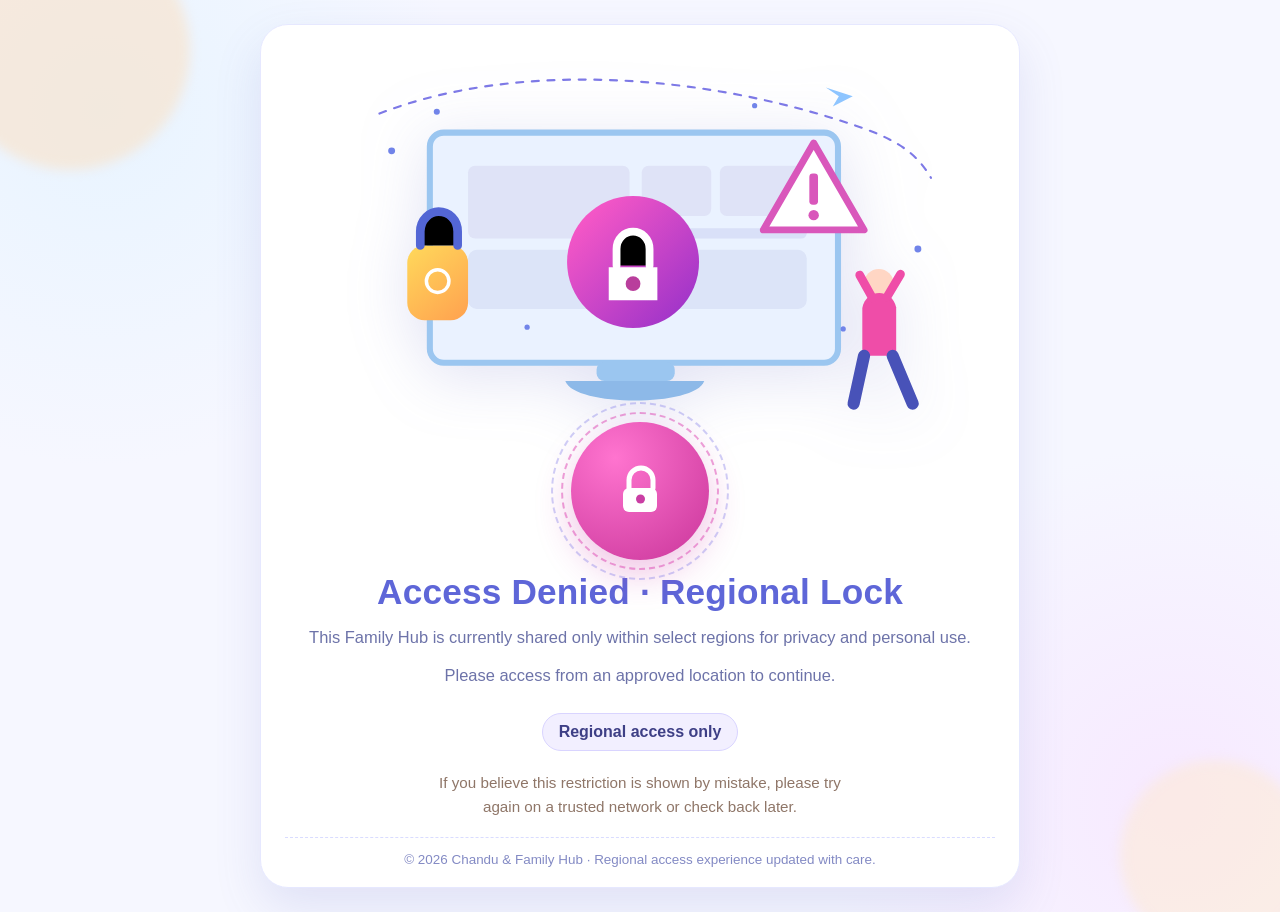
<file: restricted-region.html>
<!DOCTYPE html>
<html lang="en">
<head>
  <meta charset="UTF-8">
  <meta name="viewport" content="width=device-width, initial-scale=1.0">
  <script src="location-guard.js"></script>
  <title>Access Restricted</title>
  <style>
    :root {
      --bg: #f6f7ff;
      --card: #ffffff;
      --text: #3e3f86;
      --muted: #6d73a9;
      --accent: #de4cb0;
      --accent-2: #5e66d8;
      --accent-soft: #f8dfff;
      --warning: #9f7cf3;
      --gold: #ffc75a;
    }

    * {
      box-sizing: border-box;
      margin: 0;
      padding: 0;
    }

    body {
      min-height: 100vh;
      display: grid;
      place-items: center;
      background:
        radial-gradient(circle at 8% 12%, #e8f4ff 0, transparent 25%),
        radial-gradient(circle at 92% 88%, #f7e9ff 0, transparent 25%),
        var(--bg);
      font-family: "Lato", Arial, sans-serif;
      color: var(--text);
      padding: 24px;
      overflow-x: hidden;
    }

    .bg-orb {
      position: fixed;
      border-radius: 999px;
      filter: blur(6px);
      opacity: 0.45;
      pointer-events: none;
      animation: drift 12s ease-in-out infinite;
    }

    .orb-one {
      width: 240px;
      height: 240px;
      background: #ffdcb5;
      top: -70px;
      left: -50px;
    }

    .orb-two {
      width: 190px;
      height: 190px;
      background: #ffeaca;
      bottom: -50px;
      right: -30px;
      animation-delay: 1.5s;
    }

    .card {
      width: min(760px, 100%);
      background: var(--card);
      border-radius: 28px;
      padding: 26px 24px 20px;
      box-shadow: 0 20px 48px rgba(89, 98, 194, 0.14);
      border: 1px solid #e6e8ff;
      text-align: center;
      position: relative;
      z-index: 1;
      animation: cardIn 700ms ease-out;
      overflow: hidden;
    }

    .pulse-lock {
      width: 138px;
      height: 138px;
      margin: -6px auto 8px;
      border-radius: 50%;
      background: radial-gradient(circle at 32% 26%, #ff74cf, #c9359a);
      display: grid;
      place-items: center;
      position: relative;
      animation: floatY 4s ease-in-out infinite;
      box-shadow: 0 14px 36px rgba(201, 43, 162, 0.28);
    }

    .pulse-lock::before,
    .pulse-lock::after {
      content: "";
      position: absolute;
      inset: -10px;
      border-radius: inherit;
      border: 2px dashed rgba(219, 68, 177, 0.5);
      animation: spinRing 9s linear infinite;
    }

    .pulse-lock::after {
      inset: -20px;
      border-color: rgba(125, 120, 230, 0.36);
      animation-duration: 13s;
      animation-direction: reverse;
    }

    h1 {
      font-size: clamp(1.7rem, 4vw, 2.2rem);
      margin: 12px 0 12px;
      color: var(--accent-2);
      letter-spacing: 0.2px;
    }

    .lead {
      font-size: 1.03rem;
      line-height: 1.65;
      color: var(--muted);
      margin-bottom: 10px;
    }

    .region-list {
      margin: 14px auto 20px;
      font-weight: 700;
      color: var(--text);
      padding: 9px 16px;
      display: inline-block;
      border-radius: 999px;
      background: #f2efff;
      border: 1px solid #d9d4ff;
    }

    .note {
      font-size: 0.95rem;
      color: #8f7668;
      line-height: 1.6;
      max-width: 48ch;
      margin: 0 auto 8px;
    }

    footer {
      margin-top: 18px;
      padding-top: 14px;
      border-top: 1px dashed #d9dcff;
      font-size: 0.84rem;
      color: #838ac4;
    }

    .hero-art {
      width: min(660px, 100%);
      margin-inline: auto;
      filter: drop-shadow(0 12px 30px rgba(92, 101, 193, 0.18));
    }

    .lock-glow {
      transform-origin: center;
      animation: pulse 2.2s ease-in-out infinite;
    }

    .monitor-float {
      animation: floatY 4.3s ease-in-out infinite;
    }

    .warning-bob {
      transform-origin: center;
      animation: bobWarn 2.5s ease-in-out infinite;
    }

    .plane-path {
      stroke-dasharray: 8 10;
      animation: pathDash 8s linear infinite;
    }

    .paper-plane {
      animation: planeFly 6s ease-in-out infinite;
    }

    .person-worry {
      animation: personShift 3.5s ease-in-out infinite;
      transform-origin: 81% 78%;
    }

    .floating-bits circle {
      animation: softPulse 3.8s ease-in-out infinite;
    }

    .floating-bits circle:nth-child(2n) {
      animation-delay: .6s;
    }

    .floating-bits circle:nth-child(3n) {
      animation-delay: 1s;
    }

    @keyframes floatY {
      0%,
      100% { transform: translateY(0); }
      50% { transform: translateY(-8px); }
    }

    @keyframes pulse {
      0%,
      100% { transform: scale(1); }
      50% { transform: scale(1.08); }
    }

    @keyframes spinRing {
      to { transform: rotate(360deg); }
    }

    @keyframes cardIn {
      from {
        opacity: 0;
        transform: translateY(18px) scale(0.98);
      }
      to {
        opacity: 1;
        transform: translateY(0) scale(1);
      }
    }

    @keyframes drift {
      0%,
      100% { transform: translate(0, 0); }
      50% { transform: translate(14px, 10px); }
    }

    @keyframes bobWarn {
      0%, 100% { transform: translateY(0) rotate(0deg); }
      50% { transform: translateY(-7px) rotate(-2deg); }
    }

    @keyframes pathDash {
      to { stroke-dashoffset: -120; }
    }

    @keyframes planeFly {
      0%, 100% { transform: translate(0, 0) rotate(0deg); }
      50% { transform: translate(8px, -7px) rotate(4deg); }
    }

    @keyframes personShift {
      0%, 100% { transform: translateX(0) rotate(0deg); }
      50% { transform: translateX(3px) rotate(1deg); }
    }

    @keyframes softPulse {
      0%, 100% { transform: scale(1); opacity: .7; }
      50% { transform: scale(1.28); opacity: .3; }
    }

    @media (prefers-reduced-motion: reduce) {
      .bg-orb,
      .monitor-float,
      .lock-glow,
      .warning-bob,
      .plane-path,
      .paper-plane,
      .person-worry,
      .floating-bits circle,
      .pulse-lock,
      .pulse-lock::before,
      .pulse-lock::after,
      .card {
        animation: none;
      }
    }

    @media (max-width: 900px) {
      body {
        padding: 18px 14px;
      }

      .card {
        border-radius: 22px;
        padding: 20px 16px 16px;
      }

      .hero-art {
        width: 100%;
      }
    }

    @media (max-width: 640px) {
      body {
        display: block;
        padding: 12px;
      }

      .card {
        width: 100%;
        margin: 12px auto;
        border-radius: 18px;
        padding: 16px 14px 14px;
      }

      .pulse-lock {
        width: 102px;
        height: 102px;
        margin: 2px auto 8px;
      }

      .pulse-lock::before {
        inset: -7px;
      }

      .pulse-lock::after {
        inset: -13px;
      }

      .lead {
        font-size: 0.95rem;
        line-height: 1.55;
      }

      .region-list {
        font-size: 0.9rem;
        padding: 8px 12px;
      }

      .note {
        font-size: 0.88rem;
        line-height: 1.5;
      }

      footer {
        margin-top: 14px;
        padding-top: 12px;
        font-size: 0.8rem;
      }
    }
  </style>
</head>
<body>
  <div class="bg-orb orb-one" aria-hidden="true"></div>
  <div class="bg-orb orb-two" aria-hidden="true"></div>

  <main class="card" role="main" aria-labelledby="restricted-title">
    <svg class="hero-art" viewBox="0 0 760 430" xmlns="http://www.w3.org/2000/svg" role="img" aria-label="Access denied illustration with warning, lock and monitor">
      <path class="plane-path" d="M80 72 C 240 10, 460 26, 640 90 C 680 105, 700 120, 715 146" fill="none" stroke="#7d79e6" stroke-width="2.5" stroke-linecap="round"/>
      <g class="paper-plane">
        <path d="M594 42 L625 52 L602 64 L609 52 Z" fill="#8ec5ff"/>
      </g>
      <g class="monitor-float">
        <rect x="138" y="94" width="470" height="265" rx="16" fill="#eaf2ff" stroke="#9bc6f0" stroke-width="7"/>
        <rect x="182" y="132" width="186" height="84" rx="8" fill="#dfe3f7"/>
        <rect x="382" y="132" width="80" height="58" rx="8" fill="#dfe3f7"/>
        <rect x="472" y="132" width="100" height="58" rx="8" fill="#dfe3f7"/>
        <rect x="382" y="204" width="190" height="12" rx="6" fill="#d9e0f8"/>
        <rect x="182" y="229" width="390" height="68" rx="10" fill="#dce4f8"/>
        <rect x="330" y="358" width="90" height="22" rx="9" fill="#9bc6f0"/>
        <path d="M294 380 H454 C 444 410, 304 410, 294 380 Z" fill="#8db9e8"/>
      </g>
      <g class="lock-glow">
        <circle cx="372" cy="243" r="76" fill="url(#lockGrad)"/>
        <path d="M344 249 H400 V287 H344 Z" fill="#fff" rx="8"/>
        <path d="M353 247 V228 C353 216 362 208 372 208 C382 208 391 216 391 228 V247" stroke="#fff" stroke-width="9" stroke-linecap="round"/>
        <circle cx="372" cy="268" r="8.5" fill="#b93e9c"/>
      </g>
      <g class="warning-bob">
        <path d="M580 106 L638 206 H522 Z" fill="#ffffff" stroke="#d957bb" stroke-width="8" stroke-linejoin="round"/>
        <rect x="575" y="141" width="10" height="36" rx="4" fill="#d957bb"/>
        <circle cx="580" cy="189" r="6" fill="#d957bb"/>
      </g>
      <g class="person-worry">
        <circle cx="655" cy="268" r="17" fill="#ffd6c4"/>
        <path d="M636 296 C640 273 670 273 675 295 V351 H636 Z" fill="#ef4da8"/>
        <path d="M648 285 L633 258 M664 284 L680 257" stroke="#ef4da8" stroke-width="10" stroke-linecap="round"/>
        <path d="M638 351 L626 406 M671 351 L694 406" stroke="#4852b8" stroke-width="14" stroke-linecap="round"/>
      </g>
      <rect x="112" y="224" width="70" height="86" rx="20" fill="url(#goldGrad)"/>
      <path d="M127 224 V208 C127 194 138 185 148 185 C160 185 170 194 170 208 V224" stroke="#5366d5" stroke-width="10" stroke-linecap="round"/>
      <circle cx="147" cy="265" r="13" fill="none" stroke="#fff" stroke-width="4"/>
      <g class="floating-bits" fill="#7184e9">
        <circle cx="94" cy="115" r="4"/><circle cx="146" cy="70" r="3.5"/><circle cx="512" cy="63" r="3"/>
        <circle cx="700" cy="228" r="4"/><circle cx="614" cy="320" r="3"/><circle cx="250" cy="318" r="3"/>
      </g>
      <defs>
        <linearGradient id="lockGrad" x1="302" y1="178" x2="430" y2="305" gradientUnits="userSpaceOnUse">
          <stop stop-color="#ff5bc6"/><stop offset="1" stop-color="#9f34c9"/>
        </linearGradient>
        <linearGradient id="goldGrad" x1="112" y1="224" x2="182" y2="310" gradientUnits="userSpaceOnUse">
          <stop stop-color="#ffd95b"/><stop offset="1" stop-color="#ffa14f"/>
        </linearGradient>
      </defs>
    </svg>
    <div class="pulse-lock" aria-hidden="true">
      <svg width="66" height="66" viewBox="0 0 66 66" fill="none" xmlns="http://www.w3.org/2000/svg">
        <rect x="16" y="30" width="34" height="24" rx="6" fill="#fff"/>
        <path d="M22 30V22C22 15.4 27.4 10 34 10C40.6 10 46 15.4 46 22V30" stroke="#fff" stroke-width="5" stroke-linecap="round"/>
        <circle cx="33.5" cy="41" r="4.5" fill="#ca3ea4"/>
      </svg>
    </div>

    <h1 id="restricted-title">Access Denied · Regional Lock</h1>
    <p class="lead">
      This Family Hub is currently shared only within select regions for privacy and personal use.
    </p>
    <p class="lead">Please access from an approved location to continue.</p>

    <p class="region-list">Regional access only</p>

    <p class="note">
      If you believe this restriction is shown by mistake, please try again on a trusted network or check back later.
    </p>

    <footer>
      © <span id="rr-year"></span> Chandu &amp; Family Hub · Regional access experience updated with care.
    </footer>
  </main>
  <script>
    document.getElementById('rr-year').textContent = new Date().getFullYear();
  </script>

</body>
</html>
</file>
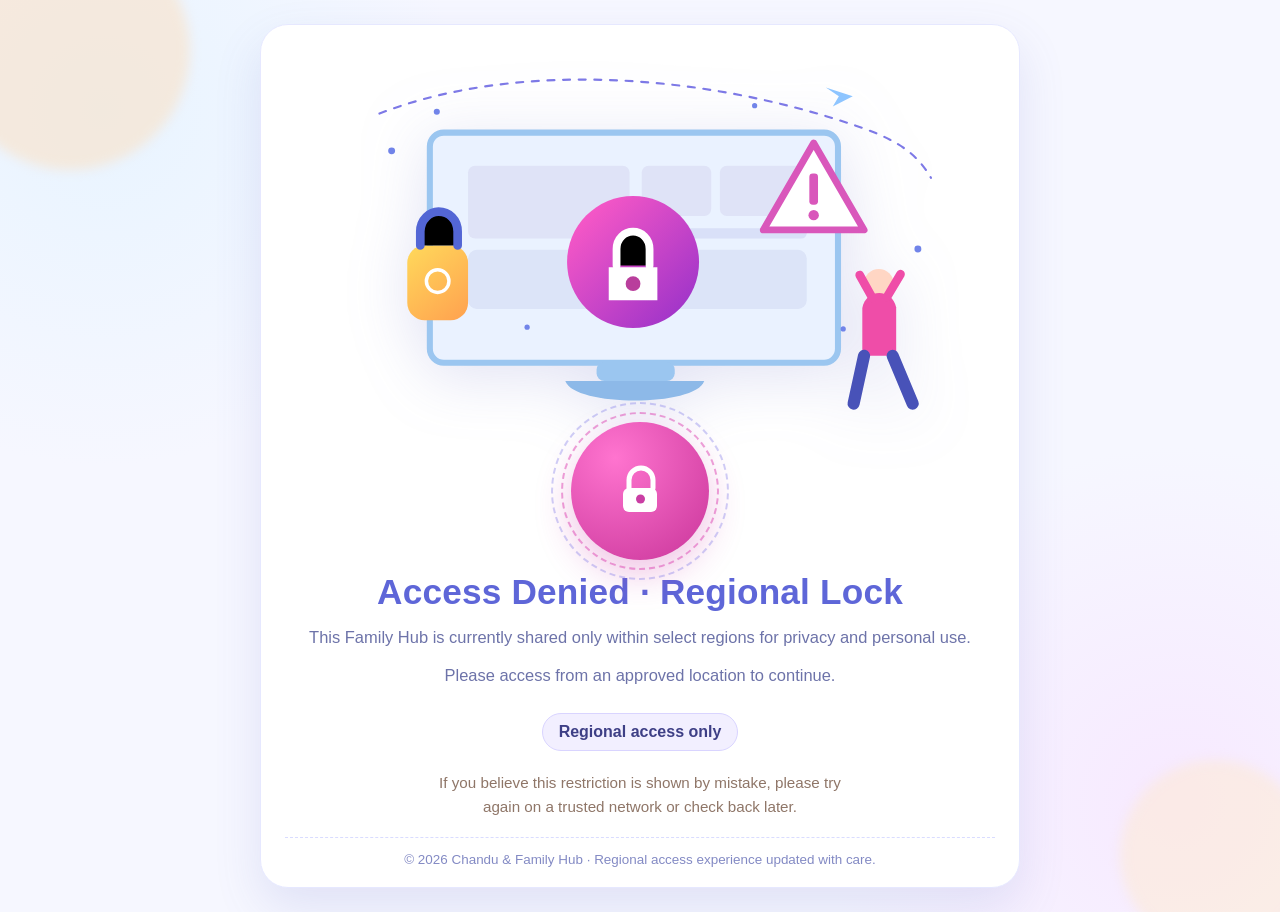
<file: sindhu.html>
<!DOCTYPE html>
<html lang="en">
<head>
<meta charset="UTF-8">
<meta name="viewport" content="width=device-width, initial-scale=1.0, viewport-fit=cover">
<script src="location-guard.js"></script>
<!-- Google tag (gtag.js) -->
<script async src="https://www.googletagmanager.com/gtag/js?id=G-7X8J9M550J"></script>
<script>
  window.dataLayer = window.dataLayer || [];
  function gtag(){dataLayer.push(arguments);}
  gtag('js', new Date());
  gtag('config', 'G-7X8J9M550J');
</script>
<script src="ga-events.js"></script>
<title>Sindhu — My Love, My Life ✨</title>
<link rel="preconnect" href="https://fonts.googleapis.com">
<link rel="preconnect" href="https://fonts.gstatic.com" crossorigin>
<link href="https://fonts.googleapis.com/css2?family=Playfair+Display:ital,wght@0,400;0,500;0,700;0,900;1,400;1,500;1,700&family=Cormorant+Garamond:ital,wght@0,300;0,400;0,600;1,300;1,400;1,600&family=Great+Vibes&family=Cinzel:wght@300;400;500&family=Lato:wght@200;300;400;500&display=swap" rel="stylesheet">

<style>
:root {
  --bg:#FBF8F2;--bg2:#F5EFE4;--bg3:#EDE3D5;
  --acc-pale:#FAE8E8;--acc-lt:#E8A8B0;--acc-mid:#C07880;--acc-dark:#904050;
  --gold:#C09A52;--gold-lt:#D8BC82;--gold-pale:#F4E4C0;
  --ink:#2C1F18;--ink-2:#5A3E32;--ink-3:#9A7A6A;--ink-4:#C4A898;
  --white:#FFFFFF;--card-bg:rgba(255,255,255,0.85);
  --ease:cubic-bezier(.4,0,.2,1);--spring:cubic-bezier(.34,1.56,.64,1);
}
*,*::before,*::after{margin:0;padding:0;box-sizing:border-box;}
html{font-size:16px;scroll-behavior:smooth;-webkit-text-size-adjust:100%;}
body{font-family:'Lato',sans-serif;background:#FBF8F2;color:var(--ink);min-height:100vh;overflow-x:hidden;}
a{color:inherit;text-decoration:none;}
button{cursor:pointer;border:none;background:none;font:inherit;}

/* ═══ LOADER ═══ */
#loader{
  position:fixed;inset:0;z-index:9999;
  background:#FBF8F2;
  display:flex;flex-direction:column;align-items:center;justify-content:center;
  gap:0;
  transition:opacity 1s cubic-bezier(.4,0,.2,1),visibility 1s cubic-bezier(.4,0,.2,1);
}
#loader.out{opacity:0;visibility:hidden;pointer-events:none;}
#loader::before,#loader::after{
  content:'';position:absolute;
  width:clamp(80px,15vw,140px);height:clamp(80px,15vw,140px);
  border-color:rgba(192,120,128,.18);border-style:solid;
}
#loader::before{top:24px;left:24px;border-width:1px 0 0 1px;}
#loader::after{bottom:24px;right:24px;border-width:0 1px 1px 0;}
.ld-corner-tr,.ld-corner-bl{
  position:absolute;
  width:clamp(80px,15vw,140px);height:clamp(80px,15vw,140px);
  border-color:rgba(192,120,128,.12);border-style:solid;
}
.ld-corner-tr{top:24px;right:24px;border-width:1px 1px 0 0;}
.ld-corner-bl{bottom:24px;left:24px;border-width:0 0 1px 1px;}

/* Scan-line overlay — cinematic CRT feel */
#loader::before{top:24px;left:24px;border-width:1px 0 0 1px;}
.ld-scan{
  position:absolute;inset:0;pointer-events:none;
  background:repeating-linear-gradient(
    to bottom,
    transparent 0px,
    transparent 3px,
    rgba(192,120,128,.018) 3px,
    rgba(192,120,128,.018) 4px
  );
  opacity:.6;
}

/* Floating petals inside loader */
.ld-petal{position:absolute;pointer-events:none;opacity:0;animation:ldPetalDrift linear infinite;}
@keyframes ldPetalDrift{
  0%{opacity:0;transform:translateY(-40px) rotate(0deg) translateX(0);}
  8%{opacity:.35;}92%{opacity:.15;}
  100%{opacity:0;transform:translateY(105vh) rotate(600deg) translateX(60px);}
}

/* Central logo */
.ld-logo-wrap{
  margin-bottom:18px;position:relative;
  opacity:0;animation:ldRise 1s var(--spring) forwards .1s;
}

/* ═══ HEARTBEAT STRIP ═══ */
.ld-heartbeat-wrap{
  opacity:0;
  animation:ldFade .6s ease forwards 2s;
  margin-bottom:6px;
  position:relative;
  width:min(300px,80vw);
}
.ld-hb-svg{display:block;overflow:visible;width:100%;height:auto;}

/* Main EKG line */
.ld-hb-path{
  stroke-dasharray:460;
  stroke-dashoffset:460;
  animation:ldHbDraw 3.6s cubic-bezier(.42,0,.38,1) infinite 2.1s;
}
/* Second echo path (faint, slightly delayed) */
.ld-hb-echo{
  stroke-dasharray:460;
  stroke-dashoffset:460;
  animation:ldHbDraw 3.6s cubic-bezier(.42,0,.38,1) infinite 2.35s;
  opacity:.28;
}

@keyframes ldHbDraw{
  0%   {stroke-dashoffset:460;opacity:0;}
  3%   {opacity:1;}
  44%  {stroke-dashoffset:0;opacity:1;}
  62%  {stroke-dashoffset:0;opacity:.75;}
  74%  {opacity:0;}
  75%  {stroke-dashoffset:460;}
  100% {stroke-dashoffset:460;opacity:0;}
}

/* Heart pulses exactly when the QRS spike sweeps through (~30% of draw = 0.45s) */
.ld-heart-svg{
  display:block;
  filter:drop-shadow(0 4px 24px rgba(192,120,128,.22));
  animation:ldHeartPulse 3.6s ease-in-out infinite 2.1s;
  transform-origin:center;
}
@keyframes ldHeartPulse{
  0%,10%  {transform:scale(1);}
  15%     {transform:scale(1.14);filter:drop-shadow(0 6px 28px rgba(192,120,128,.5));}
  20%     {transform:scale(0.96);}
  25%     {transform:scale(1.07);}
  31%     {transform:scale(1);filter:drop-shadow(0 4px 24px rgba(192,120,128,.22));}
  100%    {transform:scale(1);}
}

/* Glow dot travels along path */
.ld-hb-dot{
  r:4;
  animation:ldHbDotFade 3.6s ease-in-out infinite 2.1s;
}
@keyframes ldHbDotFade{
  0%,2%{opacity:0;}  5%{opacity:1;}
  42%{opacity:1;}    50%{opacity:0;}
  100%{opacity:0;}
}

/* ──── rest of loader unchanged ──── */
.ld-heart-draw{
  stroke-dasharray:160;stroke-dashoffset:160;
  animation:ldDraw 1.8s cubic-bezier(.4,0,.2,1) forwards .4s;
}
.ld-heart-fill{opacity:0;animation:ldFillHeart 1s ease forwards 1.6s;}
@keyframes ldDraw{to{stroke-dashoffset:0;}}
@keyframes ldFillHeart{from{opacity:0;}to{opacity:1;}}

.ld-name{
  font-family:'Great Vibes',cursive;
  font-size:clamp(2.8rem,8vw,4.2rem);
  color:#C07880;line-height:1;
  filter:drop-shadow(0 2px 16px rgba(192,120,128,.2));
  margin-bottom:6px;
  opacity:0;animation:ldRise .9s ease forwards .8s;
  letter-spacing:.02em;
}
.ld-tagline{
  font-family:'Cormorant Garamond',serif;font-style:italic;font-weight:300;
  font-size:clamp(.85rem,2.5vw,1.05rem);
  color:#9A7A6A;letter-spacing:.08em;
  margin-bottom:30px;
  opacity:0;animation:ldFade .7s ease forwards 1.2s;
}
.ld-progress-wrap{width:min(220px,55vw);opacity:0;animation:ldFade .5s ease forwards 1.3s;margin-bottom:14px;}
.ld-progress-track{width:100%;height:1px;background:rgba(192,120,128,.15);border-radius:2px;overflow:hidden;position:relative;}
.ld-progress-fill{
  height:100%;width:0;border-radius:2px;
  background:linear-gradient(90deg,#C07880,#C09A52,#C07880);
  background-size:200% 100%;
  animation:ldFillBar 1.6s cubic-bezier(.4,0,.2,1) forwards 1.4s,ldShimmer 2s linear infinite 1.4s;
}
@keyframes ldFillBar{from{width:0;}to{width:100%;}}
@keyframes ldShimmer{0%{background-position:200% 0;}100%{background-position:-200% 0;}}
.ld-caption{
  font-family:'Cinzel',serif;font-size:.55rem;font-weight:300;letter-spacing:.55em;text-transform:uppercase;
  color:rgba(154,122,106,.6);display:flex;align-items:center;gap:8px;
  opacity:0;animation:ldFade .5s ease forwards 1.5s;
}
.ld-caption-dot{width:3px;height:3px;border-radius:50%;background:rgba(192,120,128,.4);animation:ldDotPulse 1.4s ease-in-out infinite alternate;}
.ld-caption-dot:nth-child(2){animation-delay:.2s;}
.ld-caption-dot:nth-child(4){animation-delay:.4s;}
@keyframes ldDotPulse{from{opacity:.2;transform:scale(.7);}to{opacity:1;transform:scale(1.3);}}
@keyframes ldRise{from{opacity:0;transform:translateY(18px) scale(.95);}to{opacity:1;transform:none;}}
@keyframes ldUp{from{opacity:0;transform:translateY(16px);}to{opacity:1;transform:none;}}
@keyframes ldFade{from{opacity:0;}to{opacity:1;}}

/* ═══ FIXED LAYERS ═══ */
.bg-base{position:fixed;inset:0;z-index:0;transition:background 1.2s var(--ease),opacity .6s ease;opacity:0;}
.bg-base.in{opacity:1;}
.bg-noise{position:fixed;inset:0;z-index:0;pointer-events:none;opacity:0;transition:opacity .8s ease;}
.bg-noise.in{opacity:.022;}
.bg-noise-svg{background-image:url("data:image/svg+xml,%3Csvg viewBox='0 0 200 200' xmlns='http://www.w3.org/2000/svg'%3E%3Cfilter id='n'%3E%3CfeTurbulence type='fractalNoise' baseFrequency='.85' numOctaves='4' stitchTiles='stitch'/%3E%3C/filter%3E%3Crect width='100%25' height='100%25' filter='url(%23n)'/%3E%3C/svg%3E");background-size:180px 180px;}
#fx-canvas{position:fixed;inset:0;z-index:1;pointer-events:none;}
#petal-layer{position:fixed;inset:0;z-index:1;pointer-events:none;overflow:hidden;}
#shape-layer{position:fixed;inset:0;z-index:1;pointer-events:none;overflow:hidden;}

/* ═══ APP ═══ */
#app{position:relative;z-index:10;opacity:0;transition:opacity .7s ease;}
#app.in{opacity:1;}
.page-enter{animation:pageIn .9s var(--ease) forwards;}
@keyframes pageIn{from{opacity:0;transform:translateY(16px);}to{opacity:1;transform:none;}}

/* ═══ TYPOGRAPHY ═══ */
.font-display{font-family:'Playfair Display',serif;}
.font-romantic{font-family:'Cormorant Garamond',serif;}
.font-script{font-family:'Great Vibes',cursive;}
.font-formal{font-family:'Cinzel',serif;}

/* ═══ SHARED SECTION COMPONENTS ═══ */
.section-ornament{display:flex;align-items:center;gap:16px;margin-bottom:clamp(36px,5vw,56px);}
.so-line{flex:1;height:1px;}
.so-line-l{background:linear-gradient(to right,transparent,var(--acc-lt));opacity:.6;}
.so-line-r{background:linear-gradient(to left,transparent,var(--acc-lt));opacity:.6;}
.so-text{font-family:'Cinzel',serif;font-size:.58rem;font-weight:400;letter-spacing:.55em;text-transform:uppercase;color:var(--acc-mid);white-space:nowrap;padding:5px 14px;border:1px solid var(--acc-pale);border-radius:50px;background:rgba(255,255,255,.6);}
.so-diamond{width:8px;height:8px;border:1.5px solid var(--gold);transform:rotate(45deg);flex-shrink:0;}
.event-title{font-family:'Great Vibes',cursive;font-size:clamp(3.5rem,13vw,9rem);line-height:1;color:var(--acc-mid);filter:drop-shadow(0 2px 24px rgba(192,120,128,.2));text-align:center;display:block;}
.event-subtitle{font-family:'Playfair Display',serif;font-weight:700;font-style:italic;font-size:clamp(1.6rem,5vw,3.2rem);color:var(--ink);text-align:center;letter-spacing:-.01em;line-height:1.15;}
.poem-block{max-width:520px;margin:0 auto;text-align:center;padding:clamp(24px,4vw,40px);background:var(--acc-pale);border-radius:20px;border-left:3px solid var(--acc-lt);position:relative;overflow:hidden;}
.poem-block::before{content:'"';font-family:'Playfair Display',serif;font-size:8rem;color:var(--acc-lt);opacity:.3;position:absolute;top:-20px;left:10px;line-height:1;pointer-events:none;}
.poem-line{font-family:'Cormorant Garamond',serif;font-style:italic;font-weight:300;font-size:clamp(1rem,3vw,1.2rem);color:var(--ink-2);line-height:2;display:block;}
.message-card{max-width:680px;margin:0 auto;background:var(--white);border-radius:24px;box-shadow:0 8px 40px rgba(44,31,24,.08);padding:clamp(28px,5vw,52px);position:relative;overflow:hidden;border-top:3px solid var(--acc-mid);}
.message-card::before{content:'';position:absolute;top:0;left:0;right:0;height:120px;background:linear-gradient(180deg,var(--acc-pale),transparent);pointer-events:none;}
.message-para{font-family:'Cormorant Garamond',serif;font-weight:300;font-style:italic;font-size:clamp(1.05rem,2.8vw,1.28rem);color:var(--ink-2);line-height:2;margin-bottom:20px;position:relative;}
.message-para:last-child{margin-bottom:0;}
.message-para em{font-style:normal;color:var(--acc-dark);font-weight:500;}
.message-para strong{font-style:normal;color:var(--gold);font-weight:600;}
.wishes-grid{display:grid;grid-template-columns:repeat(auto-fill,minmax(min(100%,220px),1fr));gap:16px;max-width:680px;margin:0 auto;}
.wish-card{background:var(--white);border-radius:18px;padding:22px 18px;border:1px solid var(--acc-pale);text-align:center;box-shadow:0 3px 16px rgba(44,31,24,.06);transition:transform .4s var(--spring),box-shadow .4s;}
.wish-card:hover{transform:translateY(-5px);box-shadow:0 10px 30px rgba(44,31,24,.1);}
.wc-icon{font-size:1.8rem;display:block;margin-bottom:10px;}
.wc-title{font-family:'Playfair Display',serif;font-size:1rem;font-weight:600;color:var(--acc-dark);margin-bottom:6px;}
.wc-text{font-family:'Cormorant Garamond',serif;font-style:italic;font-size:.9rem;font-weight:300;color:var(--ink-3);line-height:1.7;}
.milestone-banner{max-width:680px;margin:0 auto;padding:22px 28px;background:linear-gradient(135deg,var(--acc-pale),var(--gold-pale));border-radius:16px;border:1px solid var(--acc-lt);display:flex;gap:18px;align-items:flex-start;}
.mb-icon{font-size:2.2rem;flex-shrink:0;margin-top:2px;}
.mb-label{font-family:'Cinzel',serif;font-size:.58rem;font-weight:400;letter-spacing:.4em;text-transform:uppercase;color:var(--acc-mid);margin-bottom:5px;}
.mb-title{font-family:'Playfair Display',serif;font-size:1.2rem;font-weight:700;color:var(--ink);margin-bottom:5px;}
.mb-text{font-family:'Cormorant Garamond',serif;font-style:italic;font-weight:300;font-size:.95rem;color:var(--ink-3);line-height:1.8;}
.cd-row{display:flex;align-items:center;justify-content:center;flex-wrap:wrap;gap:clamp(8px,2vw,20px);padding:18px 20px;background:var(--white);border-radius:16px;box-shadow:0 3px 16px rgba(44,31,24,.07);max-width:400px;margin:0 auto;}
.cd-unit{text-align:center;min-width:48px;}
.cd-num{font-family:'Playfair Display',serif;font-size:clamp(1.5rem,4vw,2.4rem);font-weight:700;color:var(--acc-mid);line-height:1;display:block;}
.cd-lbl{font-family:'Cinzel',serif;font-size:.44rem;font-weight:300;letter-spacing:.28em;text-transform:uppercase;color:var(--ink-4);margin-top:3px;}
.cd-sep{font-size:1.4rem;color:var(--acc-pale);font-weight:300;margin-bottom:10px;line-height:1;}
.wec-countdown{display:grid;grid-template-columns:repeat(4,1fr);gap:6px;margin-top:8px;}
.wcc-unit{text-align:center;background:var(--acc-pale);border-radius:8px;padding:8px 4px;}
.wcc-num{font-family:'Playfair Display',serif;font-size:clamp(1.2rem,3.5vw,1.6rem);font-weight:700;color:var(--acc-mid);line-height:1;display:block;}
.wcc-lbl{font-size:.42rem;font-weight:400;letter-spacing:.18em;text-transform:uppercase;color:var(--ink-4);margin-top:2px;}
.year-nav{display:flex;align-items:center;justify-content:center;gap:12px;flex-wrap:wrap;margin-top:16px;}
.yn-btn{font-family:'Cinzel',serif;font-size:.65rem;font-weight:400;letter-spacing:.3em;text-transform:uppercase;color:var(--acc-mid);padding:10px 22px;border-radius:50px;border:1px solid var(--acc-lt);background:rgba(255,255,255,.7);transition:all .35s var(--ease);display:flex;align-items:center;gap:8px;}
.yn-btn:hover{background:var(--acc-mid);color:white;border-color:var(--acc-mid);transform:translateY(-2px);}
.yn-btn svg{flex-shrink:0;transition:transform .3s;}
.yn-btn:hover svg{transform:translateX(-3px);}
.yn-btn.fwd:hover svg{transform:translateX(3px);}
.viewing-past-banner{background:var(--acc-pale);border:1px solid var(--acc-lt);border-radius:12px;padding:10px 22px;text-align:center;margin-bottom:20px;font-family:'Cormorant Garamond',serif;font-style:italic;font-size:.95rem;color:var(--ink-3);}
.locked-msg{display:flex;flex-direction:column;align-items:center;gap:12px;padding:28px;border:2px dashed var(--acc-pale);border-radius:20px;text-align:center;margin:20px auto;max-width:400px;}
.locked-icon{font-size:2.5rem;}
.locked-title{font-family:'Playfair Display',serif;font-size:1.2rem;font-weight:700;color:var(--ink-2);}
.locked-text{font-family:'Cormorant Garamond',serif;font-style:italic;font-size:1rem;color:var(--ink-3);}
.signature-section{text-align:center;padding:clamp(30px,5vw,50px) 20px clamp(20px,3vw,30px);}
.sig-from{font-family:'Cinzel',serif;font-size:.6rem;font-weight:300;letter-spacing:.45em;text-transform:uppercase;color:var(--ink-4);margin-bottom:10px;}
.sig-name{font-family:'Great Vibes',cursive;font-size:clamp(2.5rem,8vw,4rem);color:var(--gold);filter:drop-shadow(0 2px 12px rgba(192,154,82,.25));}
.sig-heart{font-size:1.3rem;animation:heartPulse 2.2s ease-in-out infinite;display:inline-block;}
@keyframes heartPulse{0%,100%{transform:scale(1);}50%{transform:scale(1.18);}}
.sr{opacity:0;transform:translateY(24px);transition:opacity .8s var(--ease),transform .8s var(--ease);}
.sr.in{opacity:1;transform:none;}
.sr-l{opacity:0;transform:translateX(-24px);transition:opacity .8s var(--ease),transform .8s var(--ease);}
.sr-l.in{opacity:1;transform:none;}
.sr-r{opacity:0;transform:translateX(24px);transition:opacity .8s var(--ease),transform .8s var(--ease);}
.sr-r.in{opacity:1;transform:none;}
.psec{padding:clamp(50px,7vw,90px) clamp(18px,5vw,60px);}
.psec-inner{max-width:760px;margin:0 auto;}
.psec-wide{max-width:1000px;margin:0 auto;}
.timeline{max-width:620px;margin:0 auto;position:relative;padding-left:36px;}
.timeline::before{content:'';position:absolute;left:8px;top:8px;bottom:8px;width:1px;background:linear-gradient(to bottom,var(--acc-lt),var(--gold-lt),transparent);}
.tl-item{position:relative;margin-bottom:28px;}
.tl-dot{position:absolute;left:-32px;top:4px;width:16px;height:16px;border-radius:50%;border:2px solid var(--acc-lt);background:var(--white);display:flex;align-items:center;justify-content:center;font-size:.5rem;}
.tl-dot.current{background:var(--acc-mid);border-color:var(--acc-mid);}
.tl-dot.current::after{content:'';position:absolute;inset:-4px;border-radius:50%;border:1px solid var(--acc-lt);animation:dotPulse 2s ease-in-out infinite;}
@keyframes dotPulse{0%,100%{opacity:.5;transform:scale(1);}50%{opacity:0;transform:scale(1.5);}}
.tl-year{font-family:'Cinzel',serif;font-size:.6rem;letter-spacing:.3em;color:var(--ink-4);margin-bottom:3px;}
.tl-title{font-family:'Playfair Display',serif;font-size:1rem;font-weight:600;color:var(--ink);margin-bottom:3px;}
.tl-text{font-family:'Cormorant Garamond',serif;font-style:italic;font-size:.9rem;font-weight:300;color:var(--ink-3);}
.wait-event-cards{display:grid;grid-template-columns:repeat(auto-fill,minmax(min(100%,280px),1fr));gap:20px;max-width:660px;margin:0 auto;}
.wait-ev-card{background:var(--white);border-radius:20px;padding:28px 24px;box-shadow:0 6px 28px rgba(44,31,24,.08);position:relative;overflow:hidden;}
.wait-ev-card::before{content:'';position:absolute;top:0;left:0;right:0;height:3px;background:var(--ev-stripe);}
.wec-icon{font-size:2.2rem;margin-bottom:14px;display:block;}
.wec-label{font-family:'Cinzel',serif;font-size:.58rem;font-weight:400;letter-spacing:.4em;text-transform:uppercase;color:var(--ink-4);margin-bottom:4px;}
.wec-name{font-family:'Playfair Display',serif;font-size:1.2rem;font-weight:600;color:var(--ink);margin-bottom:4px;}
.wec-date{font-family:'Cormorant Garamond',serif;font-style:italic;font-size:.95rem;color:var(--ink-3);margin-bottom:18px;}
.memory-grid{display:grid;grid-template-columns:repeat(auto-fill,minmax(min(100%,200px),1fr));gap:14px;max-width:780px;margin:0 auto;}
.memory-card{background:var(--white);border-radius:14px;padding:18px 16px;box-shadow:0 2px 12px rgba(44,31,24,.06);text-align:center;cursor:pointer;transition:transform .35s var(--spring),box-shadow .35s;border-bottom:2px solid var(--acc-pale);}
.memory-card:hover{transform:translateY(-4px);box-shadow:0 8px 24px rgba(44,31,24,.1);}
.mc-emoji{font-size:1.5rem;display:block;margin-bottom:8px;}
.mc-year{font-family:'Cinzel',serif;font-size:.7rem;font-weight:500;letter-spacing:.25em;color:var(--acc-mid);}
.mc-label{font-family:'Cormorant Garamond',serif;font-style:italic;font-size:.9rem;color:var(--ink-3);margin-top:2px;}
.footer{position:relative;z-index:10;background:var(--ink);padding:clamp(36px,5vw,56px) clamp(18px,5vw,60px);text-align:center;}
.footer::before{content:'';position:absolute;inset:0;background:radial-gradient(ellipse 60% 60% at 50% 100%,rgba(192,120,128,.1) 0%,transparent 60%);}
.ft-inner{position:relative;max-width:600px;margin:0 auto;}
.ft-brand{font-family:'Great Vibes',cursive;font-size:clamp(1.8rem,5vw,2.6rem);color:var(--acc-lt);margin-bottom:4px;filter:drop-shadow(0 2px 10px rgba(192,120,128,.3));}
.ft-tagline{font-family:'Cormorant Garamond',serif;font-style:italic;font-weight:300;font-size:clamp(.88rem,2.5vw,1.05rem);color:rgba(255,255,255,.3);margin-bottom:22px;}
.ft-copy{font-size:.62rem;font-weight:300;letter-spacing:.2em;text-transform:uppercase;color:rgba(255,255,255,.18);line-height:2;}
.ft-copy strong{color:rgba(192,154,82,.5);font-weight:400;}
@media(max-width:580px){.wishes-grid{grid-template-columns:1fr 1fr;}.milestone-banner{flex-direction:column;}.timeline{padding-left:28px;}}
@media(max-width:360px){.wishes-grid{grid-template-columns:1fr;}}

/* ═══ ANIMATED HEART ICON (replaces 💍 everywhere) ═══ */
.hb-icon {
  display: inline-flex;
  align-items: center;
  justify-content: center;
  position: relative;
  vertical-align: middle;
}
.hb-icon svg {
  display: block;
  overflow: visible;
}

/* Cinematic lub-dub heartbeat: two quick beats then long rest */
@keyframes hbIconBeat {
  0%          { transform: scale(1);    filter: drop-shadow(0 0 0px rgba(192,120,128,0)); }
  5%          { transform: scale(1.22); filter: drop-shadow(0 0 8px rgba(192,120,128,.7)); }
  10%         { transform: scale(0.94); filter: drop-shadow(0 0 2px rgba(192,120,128,.2)); }
  16%         { transform: scale(1.14); filter: drop-shadow(0 0 6px rgba(192,120,128,.5)); }
  22%         { transform: scale(1);    filter: drop-shadow(0 0 0px rgba(192,120,128,0)); }
  100%        { transform: scale(1);    filter: drop-shadow(0 0 0px rgba(192,120,128,0)); }
}
/* Pulse ring that radiates outward on each beat */
@keyframes hbRingPulse {
  0%   { transform: scale(0.6); opacity: .7; }
  40%  { transform: scale(2.2); opacity: 0; }
  100% { opacity: 0; }
}
/* Glowing EKG trace that sweeps below the heart icon */
@keyframes hbTraceDraw {
  0%          { stroke-dashoffset: 120; opacity: 0; }
  4%          { opacity: 1; }
  38%         { stroke-dashoffset: 0; opacity: 1; }
  52%         { opacity: 0; }
  100%        { stroke-dashoffset: 120; opacity: 0; }
}
@keyframes hbTraceEcho {
  0%          { stroke-dashoffset: 120; opacity: 0; }
  8%          { opacity: .35; }
  44%         { stroke-dashoffset: 0; opacity: .2; }
  56%         { opacity: 0; }
  100%        { stroke-dashoffset: 120; opacity: 0; }
}

.hb-icon-heart {
  animation: hbIconBeat 2.8s cubic-bezier(.4,0,.2,1) infinite;
  transform-origin: center;
}
.hb-ring {
  position: absolute;
  inset: 0;
  display: flex;
  align-items: center;
  justify-content: center;
  pointer-events: none;
}
.hb-ring circle {
  animation: hbRingPulse 2.8s ease-out infinite;
  transform-origin: center;
}
.hb-ring circle:nth-child(2) {
  animation-delay: .12s;
}
.hb-trace {
  display: block;
  overflow: visible;
}
.hb-trace-path {
  stroke-dasharray: 120;
  stroke-dashoffset: 120;
  animation: hbTraceDraw 2.8s cubic-bezier(.38,0,.35,1) infinite;
}
.hb-trace-echo {
  stroke-dasharray: 120;
  stroke-dashoffset: 120;
  animation: hbTraceEcho 2.8s cubic-bezier(.38,0,.35,1) infinite;
}
/* Size variants */
.hb-icon--sm  { --hb-sz: 22px; }
.hb-icon--md  { --hb-sz: 36px; }
.hb-icon--lg  { --hb-sz: 56px; }
.hb-icon--xl  { --hb-sz: 80px; }


/* ═══════════════════════════════════════
   SPARKLE STAR ICON  (replaces 🌹)
═══════════════════════════════════════ */
.sparkle-icon {
  display: inline-flex;
  flex-direction: column;
  align-items: center;
  gap: 0;
  vertical-align: middle;
  position: relative;
}

/* Outer rotating rays */
@keyframes sparkRayRotate {
  0%   { transform: rotate(0deg);   opacity: .55; }
  50%  { opacity: .9; }
  100% { transform: rotate(360deg); opacity: .55; }
}
/* Core heart-beat-style pulse */
@keyframes sparkCorePulse {
  0%,100% { transform: scale(1);    filter: drop-shadow(0 0 2px rgba(192,120,128,.2)); }
  18%     { transform: scale(1.18); filter: drop-shadow(0 0 9px rgba(212,168,96,.7)); }
  26%     { transform: scale(.94);  filter: drop-shadow(0 0 3px rgba(192,120,128,.2)); }
  36%     { transform: scale(1.08); filter: drop-shadow(0 0 6px rgba(212,168,96,.5)); }
  46%     { transform: scale(1); }
}
/* Tiny orbiting dot */
@keyframes sparkOrbit {
  from { transform: rotate(0deg) translateX(var(--orbit-r,12px)); }
  to   { transform: rotate(360deg) translateX(var(--orbit-r,12px)); }
}
/* EKG trace identical style to heartbeat */
@keyframes sparkTraceDraw {
  0%  { stroke-dashoffset: 120; opacity: 0; }
  4%  { opacity: 1; }
  40% { stroke-dashoffset: 0; opacity: 1; }
  55% { opacity: 0; }
  100%{ stroke-dashoffset: 120; opacity: 0; }
}
@keyframes sparkTraceEcho {
  0%  { stroke-dashoffset: 120; opacity: 0; }
  8%  { opacity: .3; }
  46% { stroke-dashoffset: 0; opacity: .18; }
  58% { opacity: 0; }
  100%{ stroke-dashoffset: 120; opacity: 0; }
}
.spk-core { animation: sparkCorePulse 2.6s cubic-bezier(.4,0,.2,1) infinite; transform-origin: center; }
.spk-rays  { animation: sparkRayRotate 4s linear infinite; transform-origin: center; }
.spk-trace-path  {
  stroke-dasharray: 120; stroke-dashoffset: 120;
  animation: sparkTraceDraw 2.6s cubic-bezier(.38,0,.35,1) infinite;
}
.spk-trace-echo  {
  stroke-dasharray: 120; stroke-dashoffset: 120;
  animation: sparkTraceEcho 2.6s cubic-bezier(.38,0,.35,1) infinite;
}

/* ═══════════════════════════════════════
   FLAME ICON  (signatures)
═══════════════════════════════════════ */

  15%     { transform: scaleX(.92) scaleY(1.06) skewX(-2deg);  filter: drop-shadow(0 5px 14px rgba(212,140,60,.7)); }
  30%     { transform: scaleX(1.05) scaleY(.97) skewX(1.5deg); filter: drop-shadow(0 2px 6px rgba(192,80,80,.3));   }
  50%     { transform: scaleX(.95) scaleY(1.04) skewX(-1deg);  filter: drop-shadow(0 6px 18px rgba(212,140,60,.8)); }
  70%     { transform: scaleX(1.04) scaleY(.98) skewX(2deg);   filter: drop-shadow(0 3px 9px rgba(192,80,80,.4));   }
  85%     { transform: scaleX(.97) scaleY(1.03) skewX(-.5deg); filter: drop-shadow(0 5px 16px rgba(212,168,96,.6)); }
}
  45%     { opacity: .38; transform: scale(1.15); }
}
  5%  { opacity: .9; }
  42% { stroke-dashoffset: 0;   opacity: .9; }
  56% { opacity: 0; }
  100%{ stroke-dashoffset: 120; opacity: 0; }
}
  10% { opacity: .3; }
  48% { stroke-dashoffset: 0;   opacity: .2; }
  60% { opacity: 0; }
  100%{ stroke-dashoffset: 120; opacity: 0; }
}




/* ═══════════════════════════════════════
   COMET ICON  (birthday event card)
═══════════════════════════════════════ */
.comet-icon {
  display: inline-flex;
  flex-direction: column;
  align-items: center;
  gap: 0;
  vertical-align: middle;
}
@keyframes cometOrbit {
  from { transform: rotate(0deg);   }
  to   { transform: rotate(360deg); }
}
@keyframes cometStarPulse {
  0%,100% { transform: scale(1);    filter: drop-shadow(0 0 4px rgba(212,168,96,.3)); }
  30%     { transform: scale(1.16); filter: drop-shadow(0 0 12px rgba(212,168,96,.9)); }
  50%     { transform: scale(.96); }
  65%     { transform: scale(1.08); filter: drop-shadow(0 0 8px rgba(212,168,96,.6)); }
  80%     { transform: scale(1); }
}
@keyframes cometTailFade {
  0%,100% { opacity: .6; }
  40%     { opacity: 1; }
  70%     { opacity: .4; }
}
@keyframes cometTraceDraw {
  0%  { stroke-dashoffset: 120; opacity: 0; }
  4%  { opacity: 1; }
  40% { stroke-dashoffset: 0;   opacity: 1; }
  55% { opacity: 0; }
  100%{ stroke-dashoffset: 120; opacity: 0; }
}
@keyframes cometTraceEcho {
  0%  { stroke-dashoffset: 120; opacity: 0; }
  8%  { opacity: .3; }
  46% { stroke-dashoffset: 0; opacity: .18; }
  58% { opacity: 0; }
  100%{ stroke-dashoffset: 120; opacity: 0; }
}
.cmt-star  { animation: cometStarPulse 3s cubic-bezier(.4,0,.2,1) infinite; transform-origin: center; }
.cmt-orbit { animation: cometOrbit 4.5s linear infinite; transform-origin: center; }
.cmt-tail  { animation: cometTailFade 3s ease-in-out infinite; }
.cmt-trace-path {
  stroke-dasharray: 120; stroke-dashoffset: 120;
  animation: cometTraceDraw 3s cubic-bezier(.38,0,.35,1) infinite;
}
.cmt-trace-echo {
  stroke-dasharray: 120; stroke-dashoffset: 120;
  animation: cometTraceEcho 3s cubic-bezier(.38,0,.35,1) infinite;
}


/* ═══════════════════════════════════════
   SUNBURST ICON  (signatures)
   Warm, radiant, celebratory
═══════════════════════════════════════ */
.sun-icon {
  display: inline-flex;
  flex-direction: column;
  align-items: center;
  gap: 0;
  vertical-align: middle;
}
/* Rays rotate slowly outward */
@keyframes sunRaysRotate {
  from { transform: rotate(0deg);  }
  to   { transform: rotate(360deg); }
}
/* Core pulses with warmth */
@keyframes sunCorePulse {
  0%,100% { transform: scale(1);    filter: drop-shadow(0 0 3px rgba(212,168,80,.3)); }
  20%     { transform: scale(1.14); filter: drop-shadow(0 0 12px rgba(240,180,60,.8)); }
  30%     { transform: scale(.96);  }
  42%     { transform: scale(1.07); filter: drop-shadow(0 0 8px rgba(212,148,60,.6)); }
  55%     { transform: scale(1); }
}
/* Inner shimmer ring expands */
@keyframes sunRingExpand {
  0%   { transform: scale(.7); opacity: .6; }
  45%  { transform: scale(1.5); opacity: 0; }
  100% { opacity: 0; }
}
@keyframes sunTraceDraw {
  0%  { stroke-dashoffset: 120; opacity: 0; }
  4%  { opacity: .95; }
  40% { stroke-dashoffset: 0;   opacity: .95; }
  55% { opacity: 0; }
  100%{ stroke-dashoffset: 120; opacity: 0; }
}
@keyframes sunTraceEcho {
  0%  { stroke-dashoffset: 120; opacity: 0; }
  8%  { opacity: .3; }
  46% { stroke-dashoffset: 0;   opacity: .18; }
  58% { opacity: 0; }
  100%{ stroke-dashoffset: 120; opacity: 0; }
}
.sun-rays-outer { animation: sunRaysRotate 8s linear infinite; transform-origin: center; }
.sun-rays-inner { animation: sunRaysRotate 5s linear infinite reverse; transform-origin: center; }
.sun-core       { animation: sunCorePulse 2.6s cubic-bezier(.4,0,.2,1) infinite; transform-origin: center; }
.sun-ring       { animation: sunRingExpand 2.6s ease-out infinite; transform-origin: center; }
.sun-ring-2     { animation: sunRingExpand 2.6s ease-out infinite .18s; transform-origin: center; }
.sun-trace-path {
  stroke-dasharray: 120; stroke-dashoffset: 120;
  animation: sunTraceDraw 2.6s cubic-bezier(.38,0,.35,1) infinite;
}
.sun-trace-echo {
  stroke-dasharray: 120; stroke-dashoffset: 120;
  animation: sunTraceEcho 2.6s cubic-bezier(.38,0,.35,1) infinite;
}

</style>
</head>
<body>

<!-- ════ LOADER ════ -->
<div id="loader">
  <div class="ld-corner-tr" aria-hidden="true"></div>
  <div class="ld-corner-bl" aria-hidden="true"></div>
  <!-- Cinematic scan-line overlay -->
  <div class="ld-scan" aria-hidden="true"></div>
  <!-- Petals -->
  <div id="ld-petals" aria-hidden="true"></div>

  <!-- Heart logo (no rings — heartbeat replaces them) -->
  <div class="ld-logo-wrap" role="img" aria-label="Sindhu — heart logo">
    <svg class="ld-heart-svg" width="92" height="92" viewBox="0 0 92 92" fill="none">
      <circle cx="46" cy="46" r="43" stroke="#F0D0D4" stroke-width=".8" stroke-dasharray="3 8" opacity=".5"/>
      <path class="ld-heart-fill"
        d="M46 70 C46 70 20 54 20 34 C20 25 26.5 18 35 18 C40 18 44 21 46 25 C48 21 52 18 57 18 C65.5 18 72 25 72 34 C72 54 46 70 46 70Z"
        fill="url(#ldGrad)"/>
      <path class="ld-heart-draw"
        d="M46 70 C46 70 20 54 20 34 C20 25 26.5 18 35 18 C40 18 44 21 46 25 C48 21 52 18 57 18 C65.5 18 72 25 72 34 C72 54 46 70 46 70Z"
        fill="none" stroke="url(#ldStroke)" stroke-width="1.5"
        stroke-linecap="round" stroke-linejoin="round"/>
      <path d="M35 30 Q46 23 57 30"
        fill="none" stroke="rgba(255,255,255,.45)" stroke-width="1"
        stroke-linecap="round"
        stroke-dasharray="30" stroke-dashoffset="30"
        style="animation:ldDraw 1s ease forwards 1.8s"/>
      <circle cx="46" cy="6"  r="2.5" fill="#C09A52" opacity="0" style="animation:ldFade .4s ease forwards 1.9s"/>
      <circle cx="46" cy="86" r="2.5" fill="#C09A52" opacity="0" style="animation:ldFade .4s ease forwards 2s"/>
      <circle cx="6"  cy="46" r="2"   fill="#C07880" opacity="0" style="animation:ldFade .4s ease forwards 2s"/>
      <circle cx="86" cy="46" r="2"   fill="#C07880" opacity="0" style="animation:ldFade .4s ease forwards 2s"/>
      <path d="M46 2 L48.5 6 L46 10 L43.5 6Z" fill="#C09A52" opacity="0" style="animation:ldFade .4s ease forwards 1.9s"/>
      <defs>
        <linearGradient id="ldGrad" x1="20" y1="18" x2="72" y2="70" gradientUnits="userSpaceOnUse">
          <stop offset="0%"   stop-color="#DDB870"/>
          <stop offset="40%"  stop-color="#C07880"/>
          <stop offset="100%" stop-color="#9A4858"/>
        </linearGradient>
        <linearGradient id="ldStroke" x1="20" y1="18" x2="72" y2="70" gradientUnits="userSpaceOnUse">
          <stop offset="0%"  stop-color="#D4A860"/>
          <stop offset="50%" stop-color="#C07880"/>
          <stop offset="100%" stop-color="#A85870"/>
        </linearGradient>
      </defs>
    </svg>
  </div>

  <!-- ══ CINEMATIC HEARTBEAT STRIP ══ -->
  <div class="ld-heartbeat-wrap" aria-hidden="true">
    <svg class="ld-hb-svg" viewBox="0 0 300 56" fill="none" xmlns="http://www.w3.org/2000/svg">
      <defs>
        <!-- Main line gradient: fades at both ends, glows in centre -->
        <linearGradient id="hbGrad" x1="0" y1="0" x2="300" y2="0" gradientUnits="userSpaceOnUse">
          <stop offset="0%"   stop-color="#C09A52" stop-opacity="0"/>
          <stop offset="18%"  stop-color="#C07880" stop-opacity="0.9"/>
          <stop offset="50%"  stop-color="#D4A860"/>
          <stop offset="82%"  stop-color="#C07880" stop-opacity="0.9"/>
          <stop offset="100%" stop-color="#C09A52" stop-opacity="0"/>
        </linearGradient>
        <!-- Echo / glow blur -->
        <filter id="hbGlowFilter" x="-10%" y="-80%" width="120%" height="260%">
          <feGaussianBlur in="SourceGraphic" stdDeviation="2.2" result="blur"/>
          <feMerge><feMergeNode in="blur"/><feMergeNode in="SourceGraphic"/></feMerge>
        </filter>
        <!-- Soft glow on dot -->
        <filter id="dotGlow" x="-200%" y="-200%" width="500%" height="500%">
          <feGaussianBlur in="SourceGraphic" stdDeviation="3" result="blur"/>
          <feMerge><feMergeNode in="blur"/><feMergeNode in="blur"/><feMergeNode in="SourceGraphic"/></feMerge>
        </filter>
      </defs>

      <!-- Faint static baseline — always visible once loader shows -->
      <line x1="0" y1="34" x2="300" y2="34"
        stroke="#E8A8B0" stroke-width="0.4" opacity="0"
        style="animation:ldFade .4s ease forwards 2s"/>

      <!-- Echo path (blurred, slightly ahead) -->
      <path class="ld-hb-echo"
        d="M-15,34 L58,34 L62,31 L66,34 L74,34 L77,40 L80,6 L84,46 L89,34 Q97,26 104,34 L315,34"
        stroke="#C07880" stroke-width="2.8" stroke-linecap="round"
        filter="url(#hbGlowFilter)" opacity="0"/>

      <!-- Main EKG path -->
      <path class="ld-hb-path"
        d="M-15,34 L58,34 L62,31 L66,34 L74,34 L77,40 L80,6 L84,46 L89,34 Q97,26 104,34 L315,34"
        stroke="url(#hbGrad)" stroke-width="1.6" stroke-linecap="round"
        filter="url(#hbGlowFilter)"/>

      <!-- Traveling dot with glow — follows leading edge of path -->
      <circle class="ld-hb-dot" r="3.8" fill="#D4A860" filter="url(#dotGlow)">
        <animateMotion
          dur="1.512s"
          begin="2.1s"
          repeatCount="indefinite"
          calcMode="linear"
          path="M-15,34 L58,34 L62,31 L66,34 L74,34 L77,40 L80,6 L84,46 L89,34 Q97,26 104,34 L315,34"
        />
      </circle>

    </svg>
  </div>
  <!-- ══ END HEARTBEAT ══ -->

  <div class="ld-name">Sindhu</div>
  <div class="ld-tagline">My Love · My Life · My Home</div>
  <div class="ld-progress-wrap">
    <div class="ld-progress-track"><div class="ld-progress-fill"></div></div>
  </div>
  <div class="ld-caption">
    <div class="ld-caption-dot"></div>
    <span>Opening with love</span>
    <div class="ld-caption-dot"></div>
    <span>for you</span>
    <div class="ld-caption-dot"></div>
  </div>
</div>

<!-- ════ FIXED LAYERS ════ -->
<div class="bg-base" id="bg-base"></div>
<div class="bg-noise bg-noise-svg"></div>
<canvas id="fx-canvas"></canvas>
<div id="petal-layer"></div>
<div id="shape-layer"></div>

<!-- ════ APP ════ -->
<div id="app"></div>

<!-- ════ FOOTER ════ -->
<footer class="footer">
  <div class="ft-inner">
    <div class="ft-brand">Sindhu</div>
    <p class="ft-tagline">"Every day with you is the best day of my life."</p>
    <div class="ft-copy">
      © <strong id="ft-yr"></strong> All Rights Reserved &nbsp;·&nbsp;
      Made with <strong>♥ by Chandu</strong><br>
      Every celebration, a love letter to you.
    </div>
  </div>
</footer>

<script>
'use strict';

/* ══ Sparkle star (replaces 🌹 in wish cards, milestone, general) ══ */
function sparkleIcon(sizePx, delay) {
  delay = delay || '0s';
  const s = sizePx || 32;
  const uid = Math.random().toString(36).slice(2,8);
  const tr = Math.round(s * 1.8);
  const th = Math.round(s * .38);
  return `<span class="sparkle-icon" style="width:${s}px;animation-delay:${delay}">
    <svg class="spk-core" style="width:${s}px;height:${s}px;animation-delay:${delay}" viewBox="0 0 40 40" fill="none">
      <defs>
        <radialGradient id="spkg${uid}" cx="50%" cy="42%" r="56%">
          <stop offset="0%"  stop-color="#FCECD8"/>
          <stop offset="40%" stop-color="#D4A860"/>
          <stop offset="100%" stop-color="#C07880"/>
        </radialGradient>
        <filter id="spkf${uid}" x="-40%" y="-40%" width="180%" height="180%">
          <feGaussianBlur in="SourceGraphic" stdDeviation="1.8" result="b"/>
          <feMerge><feMergeNode in="b"/><feMergeNode in="SourceGraphic"/></feMerge>
        </filter>
      </defs>
      <!-- Rotating outer rays -->
      <g class="spk-rays" style="animation-delay:${delay}">
        <line x1="20" y1="2"  x2="20" y2="7"  stroke="#D4A860" stroke-width="1.5" stroke-linecap="round" opacity=".7"/>
        <line x1="20" y1="33" x2="20" y2="38" stroke="#D4A860" stroke-width="1.5" stroke-linecap="round" opacity=".7"/>
        <line x1="2"  y1="20" x2="7"  y2="20" stroke="#D4A860" stroke-width="1.5" stroke-linecap="round" opacity=".7"/>
        <line x1="33" y1="20" x2="38" y2="20" stroke="#D4A860" stroke-width="1.5" stroke-linecap="round" opacity=".7"/>
        <line x1="6"  y1="6"  x2="9.5" y2="9.5"  stroke="#C07880" stroke-width="1" stroke-linecap="round" opacity=".5"/>
        <line x1="30.5" y1="30.5" x2="34" y2="34" stroke="#C07880" stroke-width="1" stroke-linecap="round" opacity=".5"/>
        <line x1="34" y1="6"  x2="30.5" y2="9.5"  stroke="#C07880" stroke-width="1" stroke-linecap="round" opacity=".5"/>
        <line x1="9.5" y1="30.5" x2="6" y2="34"   stroke="#C07880" stroke-width="1" stroke-linecap="round" opacity=".5"/>
      </g>
      <!-- 4-pointed star body -->
      <path d="M20 8 L22.4 17.6 L32 20 L22.4 22.4 L20 32 L17.6 22.4 L8 20 L17.6 17.6 Z"
        fill="url(#spkg${uid})" filter="url(#spkf${uid})"/>
      <!-- Inner sparkle highlight -->
      <path d="M20 13 L21.2 18.8 L27 20 L21.2 21.2 L20 27 L18.8 21.2 L13 20 L18.8 18.8 Z"
        fill="rgba(255,255,255,.35)"/>
      <!-- Centre dot -->
      <circle cx="20" cy="20" r="2.2" fill="rgba(255,255,255,.7)"/>
    </svg>
    <!-- EKG trace beneath -->
    <svg style="width:${tr}px;height:${th}px;display:block;margin-top:-1px;" viewBox="0 0 65 14" fill="none">
      <defs>
        <linearGradient id="spktg${uid}" x1="0" y1="0" x2="65" y2="0" gradientUnits="userSpaceOnUse">
          <stop offset="0%"   stop-color="#D4A860" stop-opacity="0"/>
          <stop offset="22%"  stop-color="#D4A860" stop-opacity=".9"/>
          <stop offset="50%"  stop-color="#C07880"/>
          <stop offset="78%"  stop-color="#D4A860" stop-opacity=".8"/>
          <stop offset="100%" stop-color="#D4A860" stop-opacity="0"/>
        </linearGradient>
        <filter id="spktf${uid}" x="-5%" y="-100%" width="110%" height="300%">
          <feGaussianBlur in="SourceGraphic" stdDeviation="1" result="b"/>
          <feMerge><feMergeNode in="b"/><feMergeNode in="SourceGraphic"/></feMerge>
        </filter>
      </defs>
      <path class="spk-trace-echo" d="M0,8 L14,8 L16,6 L18,8 L20,8 L21,11 L22,2 L23,13 L25,8 Q28,5 31,8 L65,8"
        stroke="#D4A860" stroke-width="2.2" stroke-linecap="round" fill="none"
        filter="url(#spktf${uid})" style="animation-delay:${delay}"/>
      <path class="spk-trace-path"  d="M0,8 L14,8 L16,6 L18,8 L20,8 L21,11 L22,2 L23,13 L25,8 Q28,5 31,8 L65,8"
        stroke="url(#spktg${uid})" stroke-width="1.4" stroke-linecap="round" fill="none"
        filter="url(#spktf${uid})" style="animation-delay:${delay}"/>
    </svg>
  </span>`;
}



/* ══ Sunburst icon (signatures) — warm, radiant, celebratory ══ */
function sunburstIcon(sizePx, delay) {
  delay = delay || '0s';
  const s = sizePx || 34;
  const uid = Math.random().toString(36).slice(2,8);
  const tr = Math.round(s * 1.8);
  const th = Math.round(s * .38);
  return `<span class="sun-icon" style="width:${s}px;animation-delay:${delay}">
    <svg style="width:${s}px;height:${s}px;overflow:visible;" viewBox="0 0 40 40" fill="none">
      <defs>
        <radialGradient id="sung${uid}" cx="50%" cy="45%" r="55%">
          <stop offset="0%"   stop-color="#FFF8D0"/>
          <stop offset="35%"  stop-color="#F0C040"/>
          <stop offset="70%"  stop-color="#E09030"/>
          <stop offset="100%" stop-color="#C07040"/>
        </radialGradient>
        <radialGradient id="sunhalo${uid}" cx="50%" cy="50%" r="50%">
          <stop offset="0%"   stop-color="#F0C040" stop-opacity=".5"/>
          <stop offset="100%" stop-color="#F0C040" stop-opacity="0"/>
        </radialGradient>
        <filter id="sunf${uid}" x="-40%" y="-40%" width="180%" height="180%">
          <feGaussianBlur in="SourceGraphic" stdDeviation="1.6" result="b"/>
          <feMerge><feMergeNode in="b"/><feMergeNode in="SourceGraphic"/></feMerge>
        </filter>
        <filter id="sunrf${uid}" x="-60%" y="-60%" width="220%" height="220%">
          <feGaussianBlur in="SourceGraphic" stdDeviation="2"/>
        </filter>
      </defs>
      <!-- Outer halo glow -->
      <circle cx="20" cy="20" r="17" fill="url(#sunhalo${uid})" filter="url(#sunrf${uid})"/>
      <!-- Expanding pulse rings -->
      <circle class="sun-ring"   cx="20" cy="20" r="11" fill="none" stroke="#F0C040" stroke-width="1.2" opacity=".5"/>
      <circle class="sun-ring-2" cx="20" cy="20" r="11" fill="none" stroke="#F0C040" stroke-width="1"   opacity=".35"/>
      <!-- Outer long rays (slow rotate) -->
      <g class="sun-rays-outer" style="animation-delay:${delay}">
        <line x1="20" y1="1"  x2="20" y2="6"  stroke="#E09030" stroke-width="1.6" stroke-linecap="round" opacity=".8"/>
        <line x1="20" y1="34" x2="20" y2="39" stroke="#E09030" stroke-width="1.6" stroke-linecap="round" opacity=".8"/>
        <line x1="1"  y1="20" x2="6"  y2="20" stroke="#E09030" stroke-width="1.6" stroke-linecap="round" opacity=".8"/>
        <line x1="34" y1="20" x2="39" y2="20" stroke="#E09030" stroke-width="1.6" stroke-linecap="round" opacity=".8"/>
        <line x1="5"  y1="5"  x2="9"  y2="9"  stroke="#D4A840" stroke-width="1.2" stroke-linecap="round" opacity=".65"/>
        <line x1="31" y1="31" x2="35" y2="35" stroke="#D4A840" stroke-width="1.2" stroke-linecap="round" opacity=".65"/>
        <line x1="35" y1="5"  x2="31" y2="9"  stroke="#D4A840" stroke-width="1.2" stroke-linecap="round" opacity=".65"/>
        <line x1="9"  y1="31" x2="5"  y2="35" stroke="#D4A840" stroke-width="1.2" stroke-linecap="round" opacity=".65"/>
      </g>
      <!-- Inner short rays (counter-rotate) -->
      <g class="sun-rays-inner" style="animation-delay:${delay}">
        <line x1="20" y1="4"  x2="20" y2="7"  stroke="#F0D060" stroke-width="1" stroke-linecap="round" opacity=".6"/>
        <line x1="20" y1="33" x2="20" y2="36" stroke="#F0D060" stroke-width="1" stroke-linecap="round" opacity=".6"/>
        <line x1="4"  y1="20" x2="7"  y2="20" stroke="#F0D060" stroke-width="1" stroke-linecap="round" opacity=".6"/>
        <line x1="33" y1="20" x2="36" y2="20" stroke="#F0D060" stroke-width="1" stroke-linecap="round" opacity=".6"/>
        <line x1="7.5" y1="7.5" x2="9.8" y2="9.8" stroke="#F0D060" stroke-width=".9" stroke-linecap="round" opacity=".5"/>
        <line x1="30.2" y1="30.2" x2="32.5" y2="32.5" stroke="#F0D060" stroke-width=".9" stroke-linecap="round" opacity=".5"/>
        <line x1="32.5" y1="7.5" x2="30.2" y2="9.8"  stroke="#F0D060" stroke-width=".9" stroke-linecap="round" opacity=".5"/>
        <line x1="9.8"  y1="30.2" x2="7.5" y2="32.5" stroke="#F0D060" stroke-width=".9" stroke-linecap="round" opacity=".5"/>
      </g>
      <!-- Core disc -->
      <g class="sun-core" style="animation-delay:${delay}">
        <circle cx="20" cy="20" r="9.5" fill="url(#sung${uid})" filter="url(#sunf${uid})"/>
        <!-- Highlight arc -->
        <path d="M14.5 15.5 Q20 12.5 25.5 15.5" fill="none" stroke="rgba(255,255,255,.45)" stroke-width="1.2" stroke-linecap="round"/>
        <!-- Centre bright point -->
        <circle cx="20" cy="20" r="3" fill="rgba(255,255,255,.7)"/>
      </g>
    </svg>
    <!-- EKG trace -->
    <svg style="width:${tr}px;height:${th}px;display:block;margin-top:-2px;" viewBox="0 0 65 14" fill="none">
      <defs>
        <linearGradient id="suntg${uid}" x1="0" y1="0" x2="65" y2="0" gradientUnits="userSpaceOnUse">
          <stop offset="0%"   stop-color="#F0C040" stop-opacity="0"/>
          <stop offset="22%"  stop-color="#F0C040" stop-opacity=".9"/>
          <stop offset="50%"  stop-color="#E09030"/>
          <stop offset="78%"  stop-color="#F0C040" stop-opacity=".8"/>
          <stop offset="100%" stop-color="#F0C040" stop-opacity="0"/>
        </linearGradient>
        <filter id="suntf${uid}" x="-5%" y="-100%" width="110%" height="300%">
          <feGaussianBlur in="SourceGraphic" stdDeviation="1" result="b"/>
          <feMerge><feMergeNode in="b"/><feMergeNode in="SourceGraphic"/></feMerge>
        </filter>
      </defs>
      <path class="sun-trace-echo" d="M0,8 L14,8 L16,6 L18,8 L20,8 L21,11 L22,2 L23,13 L25,8 Q28,5 31,8 L65,8"
        stroke="#F0C040" stroke-width="2.2" stroke-linecap="round" fill="none"
        filter="url(#suntf${uid})" style="animation-delay:${delay}"/>
      <path class="sun-trace-path"  d="M0,8 L14,8 L16,6 L18,8 L20,8 L21,11 L22,2 L23,13 L25,8 Q28,5 31,8 L65,8"
        stroke="url(#suntg${uid})" stroke-width="1.4" stroke-linecap="round" fill="none"
        filter="url(#suntf${uid})" style="animation-delay:${delay}"/>
    </svg>
  </span>`;
}

/* ══ Comet icon (birthday event card) ══ */
function cometIcon(sizePx, delay) {
  delay = delay || '0s';
  const s = sizePx || 44;
  const uid = Math.random().toString(36).slice(2,8);
  const tr = Math.round(s * 1.8);
  const th = Math.round(s * .38);
  return `<span class="comet-icon" style="width:${s}px;animation-delay:${delay}">
    <svg style="width:${s}px;height:${s}px;overflow:visible;" viewBox="0 0 44 44" fill="none">
      <defs>
        <radialGradient id="cmtg${uid}" cx="50%" cy="50%" r="55%">
          <stop offset="0%"  stop-color="#FFFAE0"/>
          <stop offset="40%" stop-color="#D4A860"/>
          <stop offset="100%" stop-color="#C07870"/>
        </radialGradient>
        <filter id="cmtf${uid}" x="-40%" y="-40%" width="180%" height="180%">
          <feGaussianBlur in="SourceGraphic" stdDeviation="2" result="b"/>
          <feMerge><feMergeNode in="b"/><feMergeNode in="SourceGraphic"/></feMerge>
        </filter>
        <filter id="cmttailf${uid}" x="-10%" y="-50%" width="120%" height="200%">
          <feGaussianBlur in="SourceGraphic" stdDeviation="1.2"/>
        </filter>
      </defs>
      <!-- Comet tail (arc behind star) -->
      <g class="cmt-tail" style="animation-delay:${delay}">
        <path d="M10 34 Q4 22 12 12" stroke="url(#cmtg${uid})" stroke-width="3.5"
          stroke-linecap="round" opacity=".5" filter="url(#cmttailf${uid})"/>
        <path d="M14 36 Q6 26 14 14" stroke="url(#cmtg${uid})" stroke-width="2"
          stroke-linecap="round" opacity=".3" filter="url(#cmttailf${uid})"/>
        <path d="M18 37 Q10 28 16 16" stroke="#D4A860" stroke-width="1"
          stroke-linecap="round" opacity=".2"/>
      </g>
      <!-- Orbiting dot -->
      <g class="cmt-orbit" style="transform-origin:22px 22px;animation-delay:${delay}">
        <circle cx="22" cy="6" r="2.5" fill="#D4A860" opacity=".8"/>
      </g>
      <!-- Central star -->
      <g class="cmt-star" style="animation-delay:${delay}">
        <path d="M22 10 L24.8 19.2 L34 22 L24.8 24.8 L22 34 L19.2 24.8 L10 22 L19.2 19.2 Z"
          fill="url(#cmtg${uid})" filter="url(#cmtf${uid})"/>
        <path d="M22 15 L23.4 20.6 L29 22 L23.4 23.4 L22 29 L20.6 23.4 L15 22 L20.6 20.6 Z"
          fill="rgba(255,255,255,.38)"/>
        <circle cx="22" cy="22" r="2.4" fill="rgba(255,255,255,.75)"/>
      </g>
      <!-- Sparkle dots scattered -->
      <circle cx="36" cy="12" r="1.5" fill="#D4A860" opacity=".7" style="animation:sparkCorePulse 2s infinite .3s"/>
      <circle cx="8"  cy="16" r="1"   fill="#C07880" opacity=".5" style="animation:sparkCorePulse 2s infinite .8s"/>
      <circle cx="32" cy="34" r="1.2" fill="#D4A860" opacity=".4" style="animation:sparkCorePulse 2s infinite 1.1s"/>
    </svg>
    <!-- EKG trace -->
    <svg style="width:${tr}px;height:${th}px;display:block;margin-top:-2px;" viewBox="0 0 65 14" fill="none">
      <defs>
        <linearGradient id="cmttg${uid}" x1="0" y1="0" x2="65" y2="0" gradientUnits="userSpaceOnUse">
          <stop offset="0%"   stop-color="#D4A860" stop-opacity="0"/>
          <stop offset="22%"  stop-color="#D4A860" stop-opacity=".9"/>
          <stop offset="50%"  stop-color="#C07870"/>
          <stop offset="78%"  stop-color="#D4A860" stop-opacity=".8"/>
          <stop offset="100%" stop-color="#D4A860" stop-opacity="0"/>
        </linearGradient>
        <filter id="cmttf${uid}" x="-5%" y="-100%" width="110%" height="300%">
          <feGaussianBlur in="SourceGraphic" stdDeviation="1" result="b"/>
          <feMerge><feMergeNode in="b"/><feMergeNode in="SourceGraphic"/></feMerge>
        </filter>
      </defs>
      <path class="cmt-trace-echo" d="M0,8 L14,8 L16,6 L18,8 L20,8 L21,11 L22,2 L23,13 L25,8 Q28,5 31,8 L65,8"
        stroke="#D4A860" stroke-width="2.2" stroke-linecap="round" fill="none"
        filter="url(#cmttf${uid})" style="animation-delay:${delay}"/>
      <path class="cmt-trace-path"  d="M0,8 L14,8 L16,6 L18,8 L20,8 L21,11 L22,2 L23,13 L25,8 Q28,5 31,8 L65,8"
        stroke="url(#cmttg${uid})" stroke-width="1.4" stroke-linecap="round" fill="none"
        filter="url(#cmttf${uid})" style="animation-delay:${delay}"/>
    </svg>
  </span>`;
}


/* ── Animated heart icon (replaces 💍) ── */
function heartIcon(sizePx, delay='0s', colorMid, colorDark) {
  const cm = colorMid  || 'var(--acc-mid,#C07880)';
  const cd = colorDark || 'var(--acc-dark,#904050)';
  const s  = sizePx || 36;
  const uid = Math.random().toString(36).slice(2,7);
  return `<span class="hb-icon" style="width:${s}px;height:${s+10}px;flex-direction:column;gap:0;animation-delay:${delay}">
    <span class="hb-ring" style="width:${s}px;height:${s}px;">
      <svg width="${s}" height="${s}" viewBox="0 0 36 36" fill="none" style="position:absolute">
        <circle cx="18" cy="17" r="12" fill="none" stroke="${cm}" stroke-width="1" opacity=".55"/>
        <circle cx="18" cy="17" r="12" fill="none" stroke="${cm}" stroke-width="1" opacity=".35"/>
      </svg>
    </span>
    <svg class="hb-icon-heart" style="animation-delay:${delay};width:${s}px;height:${s}px;" viewBox="0 0 36 36" fill="none">
      <defs>
        <radialGradient id="hbg${uid}" cx="40%" cy="35%" r="60%">
          <stop offset="0%"  stop-color="#F0C8D0"/>
          <stop offset="45%" stop-color="${cm}"/>
          <stop offset="100%" stop-color="${cd}"/>
        </radialGradient>
        <filter id="hbf${uid}" x="-30%" y="-30%" width="160%" height="160%">
          <feGaussianBlur in="SourceGraphic" stdDeviation="1.5" result="b"/>
          <feMerge><feMergeNode in="b"/><feMergeNode in="SourceGraphic"/></feMerge>
        </filter>
      </defs>
      <path d="M18 30 C18 30 5 21 5 12.5 C5 7.5 9 4 13 4 C15.5 4 17 5.5 18 7.5 C19 5.5 20.5 4 23 4 C27 4 31 7.5 31 12.5 C31 21 18 30 18 30Z"
        fill="url(#hbg${uid})" filter="url(#hbf${uid})"/>
      <path d="M12 11 Q18 7 24 11" fill="none" stroke="rgba(255,255,255,.4)" stroke-width=".9" stroke-linecap="round"/>
    </svg>
    <svg class="hb-trace" style="width:${s*1.8}px;height:${Math.round(s*.38)}px;margin-top:-2px;" viewBox="0 0 65 14" fill="none">
      <defs>
        <linearGradient id="htg${uid}" x1="0" y1="0" x2="65" y2="0" gradientUnits="userSpaceOnUse">
          <stop offset="0%"   stop-color="${cm}" stop-opacity="0"/>
          <stop offset="25%"  stop-color="${cm}" stop-opacity=".9"/>
          <stop offset="55%"  stop-color="#D4A860"/>
          <stop offset="80%"  stop-color="${cm}" stop-opacity=".8"/>
          <stop offset="100%" stop-color="${cm}" stop-opacity="0"/>
        </linearGradient>
        <filter id="htf${uid}" x="-5%" y="-100%" width="110%" height="300%">
          <feGaussianBlur in="SourceGraphic" stdDeviation="1" result="b"/>
          <feMerge><feMergeNode in="b"/><feMergeNode in="SourceGraphic"/></feMerge>
        </filter>
      </defs>
      <path class="hb-trace-echo" d="M0,8 L14,8 L16,6 L18,8 L20,8 L21,11 L22,2 L23,13 L25,8 Q28,5 31,8 L65,8"
        stroke="${cm}" stroke-width="2.2" stroke-linecap="round" fill="none" filter="url(#htf${uid})" style="animation-delay:${delay}"/>
      <path class="hb-trace-path"  d="M0,8 L14,8 L16,6 L18,8 L20,8 L21,11 L22,2 L23,13 L25,8 Q28,5 31,8 L65,8"
        stroke="url(#htg${uid})" stroke-width="1.4" stroke-linecap="round" fill="none" filter="url(#htf${uid})" style="animation-delay:${delay}"/>
    </svg>
  </span>`;
}


const BDAY  = { month:9,  day:25, birthYear:1994 };
const ANNIV = { month:11, day:19, startYear:2023 };
const NOW   = new Date();
const TODAY = new Date(NOW.getFullYear(), NOW.getMonth(), NOW.getDate());
const CY    = NOW.getFullYear();
const CM    = NOW.getMonth() + 1;
const CD    = NOW.getDate();
const MN  = ['January','February','March','April','May','June','July','August','September','October','November','December'];
const MNS = ['Jan','Feb','Mar','Apr','May','Jun','Jul','Aug','Sep','Oct','Nov','Dec'];
function isToday(m,d){ return CM===m && CD===d; }
function nextOcc(m,d){ let dt=new Date(CY,m-1,d); if(dt<=TODAY) dt=new Date(CY+1,m-1,d); return dt; }
function daysTo(m,d){ return Math.ceil((nextOcc(m,d)-TODAY)/86400000); }
function cdTo(m,d){
  const diff=nextOcc(m,d)-new Date();
  return{d:Math.floor(diff/86400000),h:Math.floor((diff%86400000)/3600000),m:Math.floor((diff%3600000)/60000),s:Math.floor((diff%60000)/1000)};
}
function pad(n){return String(n).padStart(2,'0');}
function ordinal(n){const s=['th','st','nd','rd'];const v=n%100;return n+(s[(v-20)%10]||s[v]||s[0]);}
const lastBdayYear  = (new Date(CY,BDAY.month-1,BDAY.day)  <=TODAY) ? CY : CY-1;
const lastAnnivYear = (new Date(CY,ANNIV.month-1,ANNIV.day)<=TODAY) ? CY : CY-1;
document.getElementById('ft-yr').textContent = CY;

const BDAY_THEMES = {
  30:{name:"Thirty, Radiant & Timeless",tagline:"The decade of gold begins, and it starts with you.",bg:`radial-gradient(ellipse 80% 60% at 0% 0%,#FAE8E8 0%,transparent 55%),radial-gradient(ellipse 60% 50% at 100% 0%,#F4E4C0 0%,transparent 50%),#FBF8F2`,accPale:"#FAE8E8",accLt:"#E8A8B0",accMid:"#C07880",accDark:"#904050",cardBg:"#FEF4F5",animType:"petals",animColors:["#F0C8CC","#DDB890","#F8D8DC","#E8C8A0"],poem:["Thirty years of grace in motion,","of laughing loud and loving deep,","you've stepped into a golden decade","of radiance yours to always keep."],msgA:`Thirty. The number sounds like music — like the opening notes of a symphony that has only just found its full voice. Sindhu, <em>you are that symphony</em>. Every year that has led to this one has been a movement, a passage, building toward the breathtaking fullness of who you are today. I look at you and see decades of quiet strength, of beauty earned, of a woman who has grown into herself like a rose that refuses to rush.`,msgB:`There is a particular kind of brilliance that belongs only to a woman in her thirties — she has loved enough to know what love truly means, hurt enough to understand real kindness, and lived enough to carry wisdom in her laughter. You have all of this, Sindhu. <strong>You are the rarest kind of woman: one who becomes more extraordinary with every single year.</strong>`,msgC:`On your thirtieth birthday, I want you to know that marrying you was not luck — it was destiny completing itself. Every path in my life existed only to lead me to you. Here's to thirty more, and thirty after that. Here's to all the years that get to belong to us.`,milestone:"✨ Welcome to Thirty",mileTitle:"The Rose Gold Decade",mileText:"Thirty is not an arrival, it is an ascent. You step into it with a grace that most people spend a lifetime searching for.",wishes:[{icon:"💎",title:"Radiant Joy",text:"May every morning greet you with a happiness so complete it spills over into everything you touch."},{icon:sparkleIcon(28),title:"Endless Love",text:"May our love deepen with every year, becoming richer and more beautiful than the year before."},{icon:"✨",title:"Your Dreams",text:"May this decade bring every dream you have dared to hold close finally, gloriously true."},{icon:"🥂",title:"Celebration",text:"May you always find reasons — big and small — to celebrate yourself exactly as you are."}]},
  31:{name:"Thirty-One in Full Bloom",tagline:"You bloom more beautifully with every passing season.",bg:`radial-gradient(ellipse 75% 55% at 5% 5%,#E8F4EA 0%,transparent 50%),radial-gradient(ellipse 55% 60% at 95% 10%,#F4E4C0 0%,transparent 50%),#F8FAF6`,accPale:"#E8F4EA",accLt:"#94C89A",accMid:"#5A9460",accDark:"#3A6840",cardBg:"#F0FAF2",animType:"botanical",animColors:["#94C89A","#B8D8A0","#D4E8C8","#E8F4EA","#C8D4A0"],poem:["Thirty-one — and the garden of you","blooms richer than it did before,","every petal a year well-tended,","every blossom worth adoring more."],msgA:`Thirty-one is the year of full bloom. Not the eager opening of youth, nor the quiet wisdom of middle years — but the extraordinary moment when a flower has completely, perfectly opened. <em>That is what you are, Sindhu.</em> Fully yourself. Fully present. Fully magnificent. I have watched you grow and shed and grow again, and every iteration of you is more beautiful than the last.`,msgB:`This year I want you to know that the things you sometimes doubt about yourself — your choices, your softness, your quiet way of loving — <strong>are precisely the things that make you irreplaceable</strong>. The world is gentler for having you in it. Our home is warmer. My life is fuller. Yokshith's laughter is louder. All because of you.`,msgC:`Thirty-one is yours, completely. Wear it like the garden you have always tended so carefully — with patience, with color, with a beauty that makes people stop and stare and feel glad the world has flowers in it at all.`,milestone:"🌿 Year of Botanical Beauty",mileTitle:"Blooming Into Brilliance",mileText:"In your thirty-first year you show us that growth is never finished — it is always and forever becoming something lovelier.",wishes:[{icon:"🌸",title:"New Blooms",text:"May this year open doors you haven't yet imagined and fill them with flowers you've never seen."},{icon:"🌿",title:"Deep Roots",text:"May our family's roots grow deeper and our branches stretch wider with every passing year."},{icon:"🦋",title:"Transformation",text:"May every change this year brings you carry you into a version of yourself you fall in love with."},{icon:"🍃",title:"Gentle Peace",text:"May you always find the quiet, green spaces inside yourself where everything feels calm and right."}]},
  32:{name:"Starlit at Thirty-Two",tagline:"You were always written in the stars, my love.",bg:`radial-gradient(ellipse 70% 50% at 10% 0%,#EEF0FA 0%,transparent 50%),radial-gradient(ellipse 60% 50% at 90% 20%,#F4E8D8 0%,transparent 50%),#F8F8FC`,accPale:"#EEF0FA",accLt:"#9098D8",accMid:"#5058B0",accDark:"#303880",cardBg:"#F4F5FD",animType:"starfall",animColors:["#B0B8F0","#D0B890","#C8C0F0","#F0E0C8","#A0A8E8"],poem:["Thirty-two stars I count on the clearest nights,","each one a year you've lit the dark,","and if the sky had words, Sindhu,","it would speak them all inside your heart."],msgA:`There is something celestial about you — has always been. The way you move through a room, the way you hold a moment between your hands and make it feel important, the way you love without reservation or fear. <em>You are starlight made into a person.</em> At thirty-two, you shine with the particular brightness of someone who knows exactly who they are and has decided to be nothing less.`,msgB:`Astronomers say that the light of a star takes thousands of years to reach our eyes — that what we see is ancient, faithful, and everlasting. <strong>That is how I think of your love.</strong> It was there before I knew what to call it, and it will outlast every name we give it. You are the constant in my universe, Sindhu. The north star by which I navigate every single day.`,msgC:`On this birthday, I want you to tilt your head back and look at the sky and know — without any doubt at all — that you belong among those lights. You always have. You always will. Happy thirty-second, my brightest star.`,milestone:"⭐ Celestial Year",mileTitle:"Written in the Stars",mileText:"At thirty-two the universe pauses to acknowledge what those of us who love you have always known — you are extraordinary.",wishes:[{icon:"🌙",title:"Moonlit Nights",text:"May your evenings always end in beauty, in stillness, in the kind of peace only a clear night can bring."},{icon:"⭐",title:"Your Light",text:"May you never dim yourself for any room — you were made to illuminate, not to minimize."},{icon:"🔭",title:"New Horizons",text:"May this year stretch your vision toward possibilities that once seemed impossibly far away."},{icon:"💫",title:"Shooting Stars",text:"May every wish you send into the sky come hurtling back to you, fulfilled and glorious."}]},
  33:{name:"The Warmth of Thirty-Three",tagline:"You are the warmest thing I have ever known.",bg:`radial-gradient(ellipse 75% 55% at 5% 0%,#FAF0E4 0%,transparent 55%),radial-gradient(ellipse 55% 50% at 95% 20%,#F8E4DC 0%,transparent 50%),#FAF8F2`,accPale:"#FAF0E4",accLt:"#D89858",accMid:"#B07830",accDark:"#784820",cardBg:"#FEF8F2",animType:"aurora",animColors:["#E8B870","#E09870","#F0C890","#E4A860"],poem:["Thirty-three — the number warm as amber,","as summer light through afternoon trees,","you are the fireplace in winter,","the ease that puts the world at ease."],msgA:`There is a particular warmth that surrounds you, Sindhu — a quality that makes every room feel more alive, every dinner table more full, every ordinary Tuesday feel like a small celebration. At thirty-three, that warmth has deepened into something I can only describe as <em>home</em>. You are home to me. Not a place — a feeling. The specific, irreplaceable feeling of being exactly where I'm supposed to be.`,msgB:`This year I think of all the fires you have kept burning: the warmth in our family, the light in Yokshith's eyes, the ember of something steady and bright between us that years only seem to feed rather than diminish. <strong>You are a woman who brings warmth without burning.</strong> Who gives light without asking for anything in return. It is one of the most beautiful things I have ever witnessed.`,msgC:`Thirty-three is the age of amber — of something golden and ancient and luminous. I cannot wait to watch this year glow. I cannot wait to watch you glow in it. My love is always yours. Every flicker of it.`,milestone:"🍂 Golden Year",mileTitle:"Amber & Firelight",mileText:"In your thirty-third year you radiate the kind of warmth that makes everyone lucky enough to know you feel seen and held.",wishes:[{icon:"🕯️",title:"Inner Light",text:"May your inner fire never waver — it is the most beautiful thing about you, and the world needs it."},{icon:"🍊",title:"Warmth & Comfort",text:"May this year bring you the kind of comfort that comes from being surrounded by people who truly see you."},{icon:"☀️",title:"Golden Days",text:"May your days be long and golden and filled with the unhurried sweetness that life at its best can give."},{icon:"🌻",title:"Joy in Bloom",text:"May happiness find you the way sunflowers find the sun — turning naturally, inevitably, joyfully toward it."}]},
  34:{name:"Ocean Deep at Thirty-Four",tagline:"Like the sea, you are constant, powerful, and breathtaking.",bg:`radial-gradient(ellipse 70% 55% at 0% 0%,#E4F4F8 0%,transparent 50%),radial-gradient(ellipse 60% 50% at 100% 10%,#EEF8F4 0%,transparent 50%),#F4FAFC`,accPale:"#E4F4F8",accLt:"#68B8C8",accMid:"#3888A0",accDark:"#1A5870",cardBg:"#EEF8FC",animType:"bubbles",animColors:["#88CCD8","#A8D8E8","#C8ECF0","#68B8C8","#B0E0E8"],poem:["Thirty-four — the depth of clear water,","the tide that knows exactly when to come,","you are the ocean that keeps calling,","the current I will always be swept from."],msgA:`I think of the ocean when I think of you — not the surface shimmer (though that too, always that too) but the extraordinary depth beneath. The parts of you that most people never see: the reserves of patience you carry, the quiet way you absorb what would break others, <em>the strength that lives so deep in you it doesn't even need to announce itself</em>. I have been swimming in you for years and I have not yet found the bottom.`,msgB:`At thirty-four you possess something rare — a certainty of self that doesn't come from never being afraid, but from moving forward <strong>despite</strong> the fear. You have crossed depths that would have capsized others. You have navigated tides that swept others off their feet. And you are still here, steady, beautiful, and completely, magnificently <strong>you</strong>.`,msgC:`May this year be an ocean year — wide and deep and full of surprising treasures. May it carry you gently to shores you have always wanted to reach. And may I always be there on the beach, watching you return, breathless with how extraordinary you are.`,milestone:"🌊 Year of Depth",mileTitle:"Deep and Magnificent",mileText:"Thirty-four is the year you show the world what true depth of character, love, and spirit looks like in a single, radiant person.",wishes:[{icon:"🐚",title:"Hidden Treasures",text:"May this year reveal gifts in yourself you hadn't yet discovered, wonders you haven't yet met."},{icon:"🌊",title:"Flowing Strength",text:"May you move through every challenge with the graceful, unstoppable power of the ocean you embody."},{icon:"🪸",title:"Rich Life",text:"May your life grow more colorful and rich, like a reef where every corner holds something new to love."},{icon:"☀️",title:"Surface Light",text:"May the sun always find you and set you sparkling — because you deserve every beautiful reflection."}]},
  35:{name:"Magnificently Thirty-Five",tagline:"Thirty-five is not a milestone. You are the milestone.",bg:`radial-gradient(ellipse 70% 50% at 0% 0%,#F4EAF8 0%,transparent 50%),radial-gradient(ellipse 55% 55% at 100% 10%,#F4E0D8 0%,transparent 50%),#FAF8FC`,accPale:"#F4EAF8",accLt:"#C098D8",accMid:"#8850A8",accDark:"#603080",cardBg:"#F8F2FD",animType:"sparkles",animColors:["#C898D8","#D0A8E8","#D4B890","#E8C8F4","#B880C8"],poem:["Thirty-five — and you have never been more yourself,","more luminous, more unapologetically alive,","the universe knows it, the stars confirm it:","there is no one quite like you who will ever arrive."],msgA:`Let me tell you what I see at thirty-five: a woman who has arrived. Not arrived as in finished — arrived as in <em>fully inhabiting herself</em>. The soft edges, the sharp wit, the limitless capacity for love and occasional eye-roll, the way you carry tenderness and steel in equal measure. At thirty-five, Sindhu, you have become what I always knew you would: someone who takes the breath away simply by existing.`,msgB:`Half a decade in your thirties and what a half it has been. Motherhood, marriage, love in all its complicated and stunning forms — you have walked through each door with a grace that I have catalogued carefully, because I want to remember every version of you that has ever existed. <strong>Every version has been magnificent.</strong> This one most of all.`,msgC:`Thirty-five belongs to you. Not as a number, not as a milestone — but as a year that will carry your fingerprints on every day of it. I am honoured to watch every single one. Happy birthday, my magnificent Sindhu. You deserve every superlative in every language.`,milestone:"💜 Mid-Decade Crown",mileTitle:"Halfway Through Your Thirties",mileText:"Thirty-five is the crown jewel of a decade that belongs entirely to you. Wear it with the confidence it was always meant for.",wishes:[{icon:"👑",title:"Crown Your Worth",text:"May you always know, in the core of yourself, that you are worth every good thing that comes to you."},{icon:"🔮",title:"Clear Vision",text:"May you see yourself as clearly and as kindly as those who love you have always seen you."},{icon:"🪄",title:"Your Magic",text:"May this year be full of moments where life feels unmistakably, wondrously magical — because of you."},{icon:"💎",title:"Priceless",text:"May you always remember you cannot be replaced, cannot be replicated, and cannot be anything but extraordinary."}]}
};

function genBdayTheme(age){const palettes=[{bg:`radial-gradient(ellipse 70% 55% at 0% 0%,#FAE8E8,transparent 50%),#FBF8F2`,accPale:'#FAE8E8',accLt:'#E8A8B0',accMid:'#C07880',accDark:'#904050',cardBg:'#FEF4F5',anim:'petals',colors:['#F0C8CC','#DDB890','#F8D8DC']},{bg:`radial-gradient(ellipse 70% 55% at 0% 0%,#E8F4EA,transparent 50%),#F8FAF6`,accPale:'#E8F4EA',accLt:'#94C89A',accMid:'#5A9460',accDark:'#3A6840',cardBg:'#F0FAF2',anim:'botanical',colors:['#94C89A','#B8D8A0','#D4E8C8']},{bg:`radial-gradient(ellipse 70% 55% at 0% 0%,#EEF0FA,transparent 50%),#F8F8FC`,accPale:'#EEF0FA',accLt:'#9098D8',accMid:'#5058B0',accDark:'#303880',cardBg:'#F4F5FD',anim:'starfall',colors:['#B0B8F0','#D0B890','#C8C0F0']},{bg:`radial-gradient(ellipse 70% 55% at 0% 0%,#FAF0E4,transparent 50%),#FAF8F2`,accPale:'#FAF0E4',accLt:'#D89858',accMid:'#B07830',accDark:'#784820',cardBg:'#FEF8F2',anim:'aurora',colors:['#E8B870','#E09870','#F0C890']},{bg:`radial-gradient(ellipse 70% 55% at 0% 0%,#E4F4F8,transparent 50%),#F4FAFC`,accPale:'#E4F4F8',accLt:'#68B8C8',accMid:'#3888A0',accDark:'#1A5870',cardBg:'#EEF8FC',anim:'bubbles',colors:['#88CCD8','#A8D8E8','#C8ECF0']}];const p=palettes[age%palettes.length];return{name:`${age} — Another Beautiful Year`,tagline:`${age} years of the most extraordinary woman I know.`,bg:p.bg,accPale:p.accPale,accLt:p.accLt,accMid:p.accMid,accDark:p.accDark,cardBg:p.cardBg,animType:p.anim,animColors:p.colors,poem:[`${age} candles, each one a year of light,`,`a testament to who you've grown to be,`,`more beautiful, more whole, more radiant,`,`more wonderful than words can ever say from me.`],msgA:`${age} years of you — and still, still, every year finds me more amazed than the last. There is something about the way you exist in the world that refuses to become ordinary, no matter how many years pass. <em>You are stubbornly, gloriously extraordinary.</em>`,msgB:`I have catalogued every version of you that has existed across the years: the nervous ones, the triumphant ones, the quiet Tuesday ones that I love most of all. <strong>Every single version has been my favourite.</strong> This one included. Especially this one.`,msgC:`Happy ${ordinal(age)} birthday, Sindhu. The years are counting, but what they're counting is beauty — and that particular number only grows.`,milestone:`🎂 Year ${age} Celebration`,mileTitle:`${age} Magnificent Years`,mileText:`Another year of you, which means another year of the world being richer, warmer, and infinitely more beautiful for your presence in it.`,wishes:[{icon:'🌟',title:'Joy Always',text:'May this year overflow with the joy you so freely give to everyone around you.'},{icon:sparkleIcon(28),title:'Deep Love',text:'May our love continue to deepen and surprise us both with its beauty.'},{icon:'✨',title:'Your Light',text:'May you never forget how brightly you shine, even on the days when you cannot feel it.'},{icon:'💛',title:'All My Love',text:'Every wish I have is wrapped up in one: may you be happy, deeply and completely happy.'}]};}
function getBdayTheme(age){return BDAY_THEMES[age]||genBdayTheme(age);}

const ANNIV_THEMES={
  1:{name:"Paper — Our First Chapter",tagline:"The most important story ever written begins with you.",traditional:"Paper Anniversary",traditionalNote:"Like paper, our story is a blank canvas filled with the words only we could write.",bg:`radial-gradient(ellipse 75% 55% at 0% 0%,#FAF4EC 0%,transparent 55%),radial-gradient(ellipse 55% 50% at 100% 10%,#FDE8E4 0%,transparent 50%),#FBF8F2`,accPale:"#FAF4EC",accLt:"#D8B888",accMid:"#A88858",accDark:"#785838",cardBg:"#FFFCF5",animType:"petals",animColors:["#E8D0A8","#F0C8BC","#F4E4C8","#E8C8A0"],poem:["One year — and already the world feels different,","the ordinary air has changed its temperature and tone,","you stepped into my life and rearranged it,","and now I cannot picture it alone."],msgA:`One year of marriage, and I find myself unable to add it up — because every day has felt so full that a year seems simultaneously like a lifetime and a single exhaled breath. <em>Being married to you, Sindhu, is the greatest privilege of my life.</em> Not because it is always easy or always perfect, but because it is always — always — worth everything.`,msgB:`In our first year I have learned the weight of the word 'home' in a way I never understood before you. Home is the specific sound of your voice in the morning. It is the way you arrange things, the way you laugh at things, the way you love our son with an entirety that leaves me in complete awe. <strong>You have made a home out of every room we have occupied together.</strong>`,msgC:`One year of choosing you. One year of you choosing me. There is no luckier man alive. Here is to every year that follows, each one a new page in the most beautiful book I could ever hope to be part of.`,milestone:"📜 The Paper Anniversary",mileTitle:"Our First Chapter",mileText:"Paper: blank and full of possibility, the first page of a story that will take a lifetime to tell — and will be worth every word.",journeyNote:"The beginning of everything. The year of firsts: first home, first fights, first deep laugh, first evidence that you were the right choice, completely.",wishes:[{icon:"📖",title:"Our Story",text:"May every chapter that follows this one be more beautiful, more rich, and more love-filled than the last."},{icon:"✍️",title:"New Words",text:"May we keep finding new words for what we are to each other — words that surprise us with their truth."},{icon:"📝",title:"Promises Kept",text:"May we keep every promise quietly, faithfully, and without fanfare — because that is what real love looks like."},{icon:"🕊️",title:"Peace & Joy",text:"May our first year be a foundation so solid that everything built on it stands for a hundred more."}]},
  2:{name:"Cotton — Softly Woven Together",tagline:"Two years of being woven into the same beautiful cloth.",traditional:"Cotton Anniversary",traditionalNote:"Like cotton: strong, soft, and more comfortable with every year that passes.",bg:`radial-gradient(ellipse 70% 55% at 5% 0%,#FAF4EC 0%,transparent 50%),radial-gradient(ellipse 60% 50% at 95% 15%,#F4ECE4 0%,transparent 50%),#F8F4EC`,accPale:"#F8F0E4",accLt:"#C4A878",accMid:"#9C7848",accDark:"#6C5030",cardBg:"#FFFCF4",animType:"aurora",animColors:["#D8B888","#C8A878","#E0C8A0","#D0B890"],poem:["Two years — and the weave of us is tighter,","every thread a choice to stay and stay,","cotton-soft and linen-strong between us,","the fabric of a love that's here to stay."],msgA:`Two years of marriage — and what I notice most is how comfortable love has become. Not comfortable in a settled or complacent way, but comfortable the way a favorite garment becomes comfortable: <em>softer with every wear, more shaped to you, more exactly right with every passing day</em>. Our second year has been the year of real knowing — of learning the full shape of each other's habits and edges and finding them, somehow, even more loveable.`,msgB:`I think about the things we have built in two years: a home with actual warmth in it, a family with actual roots, a language between us that no one else speaks. <strong>That private language of glances and shorthand and the specific way you say my name when you're both exasperated and fond at once — I treasure it more than I can say.</strong>`,msgC:`Two years, Sindhu. Two years of the best decision I ever made. Cotton is the traditional gift: soft and strong and grown from the earth. There is nothing I want to give you more than the same — softness and strength, year after year, as long as I am here.`,milestone:"🧵 The Cotton Anniversary",mileTitle:"Soft & Strong Together",mileText:"Cotton: broken in and beautiful, more comfortable with every year, woven from something ordinary into something that holds everything together.",journeyNote:"The year of deepening. Of learning the rhythms of each other, finding the grooves where we fit, and marveling at the fact that we keep choosing this.",wishes:[{icon:"🫶",title:"Soft Love",text:"May our love always hold both: the softness that makes it a comfort and the strength that makes it a foundation."},{icon:"🧶",title:"Woven Together",text:"May every thread of our life become more beautifully interwoven with every year that passes."},{icon:"🌾",title:"Natural Growth",text:"May what we are to each other keep growing as naturally and richly as the earth grows what is precious."},{icon:"💛",title:"Comfort & Joy",text:"May our home always be the safest, warmest, most comfortable place either of us has ever known."}]},
  3:{name:"Leather — Timeless & True",tagline:"Three years, and what we have is more durable than anything.",traditional:"Leather Anniversary",traditionalNote:"Like leather: refined by time, stronger for being tested, more beautiful for every year of wear.",bg:`radial-gradient(ellipse 70% 55% at 5% 0%,#F8F0E8 0%,transparent 50%),radial-gradient(ellipse 60% 50% at 95% 15%,#F0E4D8 0%,transparent 50%),#F8F0E8`,accPale:"#F8F0E8",accLt:"#C09060",accMid:"#906038",accDark:"#603818",cardBg:"#FEF8F2",animType:"geometric",animColors:["#C09060","#D0A878","#E0C0A0","#B08050"],poem:["Three years — and we are leather now,","worn in and shaped to each other's contour,","what time has done is deepen, not diminish,","what love has made is stronger than before."],msgA:`Three years. The leather anniversary — and I cannot think of a more perfect symbol. Because what we have built in three years is exactly that: something durable and beautiful and marked beautifully by the life we have lived inside it. <em>Every year leaves its mark. Every year makes it better.</em> Not despite the wear, but because of it.`,msgB:`I think about who we were on November 19, 2023 and who we are today, and the distance between those two versions of us is not a loss — it is a deepening. We have grown into each other the way good leather shapes itself: <strong>not compromising, but finding the exact form that fits the life it was made for</strong>. That form is us. It is right. It is beautiful.`,msgC:`Three years of this extraordinary, complicated, joyful, sometimes exhausting, always worthwhile love. Three years of you. I would choose it again without hesitation. I choose it again, right now, in the writing of this sentence. Happy third anniversary, my timeless love.`,milestone:"🏺 The Leather Anniversary",mileTitle:"Refined by Time",mileText:"Leather: time-tested and more beautiful for it, shaped by every year of use into something that fits perfectly and lasts forever.",journeyNote:"The year of real life. Of navigating together what cannot be navigated alone, and discovering that together is always, always better.",wishes:[{icon:"🤎",title:"Timeless Love",text:"May what we have only grow more durable and beautiful with every year that puts pressure on it."},{icon:"🌰",title:"Rich & Deep",text:"May our love continue deepening — richer, darker, more layered with every passing season."},{icon:"🪵",title:"Built to Last",text:"May we keep building something together that neither of us could have built alone, and both of us treasure."},{icon:"🔥",title:"Warmth Always",text:"May the warmth between us never cool — may it be the constant in every year of our changing life."}]}
};

function genAnnivTheme(years){const milestones={6:"Candy/Iron",7:"Wool/Copper",8:"Bronze/Pottery",9:"Pottery",10:"Tin/Aluminum",11:"Steel",12:"Silk/Linen",13:"Lace",14:"Ivory/Opal",15:"Crystal",20:"China",25:"Silver",30:"Pearl",35:"Coral",40:"Ruby",45:"Sapphire",50:"Gold",55:"Emerald",60:"Diamond",65:"Blue Sapphire",70:"Platinum"};const nearest=Object.keys(milestones).map(Number).reduce((a,b)=>Math.abs(b-years)<Math.abs(a-years)?b:a);const ms=milestones[nearest]||`${years}-Year`;const palettes=[{bg:`radial-gradient(ellipse 70% 55% at 0% 0%,#FAE8E8,transparent 50%),#FBF8F2`,p:'#FAE8E8',l:'#E8A8B0',m:'#C07880',d:'#904050',cb:'#FEF4F5',a:'petals',c:['#F0C8CC','#DDB890']},{bg:`radial-gradient(ellipse 70% 55% at 0% 0%,#F4E0C8,transparent 50%),#FAF4EC`,p:'#F4E0C8',l:'#C09060',m:'#906038',d:'#603818',cb:'#FEF8F0',a:'aurora',c:['#D0A870','#E0C098']},{bg:`radial-gradient(ellipse 70% 55% at 0% 0%,#E4F0F8,transparent 50%),#F4F8FC`,p:'#E4F0F8',l:'#68A8C8',m:'#387898',d:'#1A4870',cb:'#EEF8FC',a:'sparkles',c:['#88C0D8','#A8D0E8']}];const p=palettes[years%palettes.length];return{name:`${years} Years of Extraordinary Love`,tagline:`${years} years — and every single one has been the best year of my life.`,traditional:`${ms} Anniversary`,traditionalNote:`Like ${ms.toLowerCase()}: a symbol of what we have built — enduring, precious, and more valuable with every year.`,bg:p.bg,accPale:p.p,accLt:p.l,accMid:p.m,accDark:p.d,cardBg:p.cb,animType:p.a,animColors:p.c,poem:[`${years} years — and I would write it in gold,`,`on every surface I could find,`,`that choosing you was the best decision,`,`that loving you is peace of mind.`],msgA:`${years} years of marriage to the most extraordinary person I have ever known. <em>Every year has added something to us that we couldn't have had without the years before it.</em> We are richer for every season we have shared.`,msgB:`I look at what we have built — our family, our home, the private world that only we two fully understand — and I am moved by how much of it is beautiful, and how much of its beauty came from choosing to keep going on the days when going was hard. <strong>That is what real love looks like. We have it.</strong>`,msgC:`${years} years, Sindhu. And I choose you still, every morning, in every version of this life. Happy anniversary, my love. The very best is still ahead of us.`,milestone:`🥂 ${years}-Year Anniversary`,mileTitle:`${ordinal(years)} Anniversary — ${ms}`,mileText:`${ms}: a symbol of ${years} extraordinary years of love, growth, and the daily miracle of two people choosing each other completely.`,journeyNote:`${years} years: proof that what two people build together, with intention and love and the willingness to keep going, is the most beautiful thing in the world.`,wishes:[{icon:sparkleIcon(28),title:'Enduring Love',text:'May what we have only deepen and grow more beautiful with every year we add to it.'},{icon:'✨',title:'Our Light',text:'May we always be each other\'s light — in the bright times and especially in the dark ones.'},{icon:'🥂',title:'Celebration',text:'May we always find reasons to celebrate — each other, our family, this extraordinary life.'},{icon:'💛',title:'Always',text:'Always and forever, in every year that comes — this love is yours and this love is ours.'}]};}
function getAnnivTheme(years){return ANNIV_THEMES[years]||genAnnivTheme(years);}

function applyTheme(t){const r=document.documentElement;r.style.setProperty('--bg','transparent');r.style.setProperty('--acc-pale',t.accPale);r.style.setProperty('--acc-lt',t.accLt);r.style.setProperty('--acc-mid',t.accMid);r.style.setProperty('--acc-dark',t.accDark);r.style.setProperty('--card-bg',t.cardBg);r.style.setProperty('--gold','#C09A52');r.style.setProperty('--gold-lt','#D8BC82');document.getElementById('bg-base').style.background=t.bg;}

const state={page:null,bdayViewYear:lastBdayYear,annivViewYear:lastAnnivYear};
const BDAY_MIN_YEAR=BDAY.birthYear+30;
const ANNIV_MIN_YEAR=ANNIV.startYear+1;

function detectPage(){
  if(isToday(BDAY.month,BDAY.day)){state.page='birthday';state.bdayViewYear=CY;renderBirthday(CY);}
  else if(isToday(ANNIV.month,ANNIV.day)){state.page='anniversary';state.annivViewYear=CY;renderAnniversary(CY);}
  else{state.page='waiting';renderWaiting();}
}

function renderWaiting(){
  applyTheme({accPale:'#FAE8E8',accLt:'#E8A8B0',accMid:'#C07880',accDark:'#904050',cardBg:'#FEF4F5',bg:`radial-gradient(ellipse 75% 55% at 0% 0%,rgba(240,200,200,.4) 0%,transparent 55%),radial-gradient(ellipse 60% 50% at 100% 0%,rgba(242,220,180,.3) 0%,transparent 50%),#FBF8F2`});
  startAnim('petals',['#F0C8CC','#DDB890','#F8D8DC','#E8C8A0']);
  const memoryItems=[];
  for(let yr=BDAY_MIN_YEAR;yr<=lastBdayYear;yr++){const age=yr-BDAY.birthYear;const t=getBdayTheme(age);memoryItems.push(`<div class="memory-card" onclick="openMemory('birthday',${yr})"><span class="mc-emoji">🎂</span><div class="mc-year">${yr}</div><div class="mc-label">${t.name.split('—')[0].trim()||('Age '+age)}</div></div>`);}
  for(let yr=ANNIV_MIN_YEAR;yr<=lastAnnivYear;yr++){const yrs=yr-ANNIV.startYear;const t=getAnnivTheme(yrs);memoryItems.push(`<div class="memory-card" onclick="openMemory('anniversary',${yr})"><span class="mc-emoji" style="display:flex;justify-content:center;">${heartIcon(28,'0s')}</span><div class="mc-year">${yr}</div><div class="mc-label">${t.name.split('—')[0].trim()||(yrs+' Year')}</div></div>`);}
  const html=`<div class="page-enter"><div class="psec" style="text-align:center;padding-bottom:0;"><div class="psec-inner"><div style="margin-bottom:24px;"><svg width="64" height="64" viewBox="0 0 64 64" fill="none" style="margin:0 auto;"><circle cx="32" cy="32" r="30" stroke="#E8A8B0" stroke-width="1" stroke-dasharray="4 6" opacity=".6"/><path d="M32 48C32 48 14 37 14 25C14 18.5 19 14 25 14C28.5 14 31 16 32 19C33 16 35.5 14 39 14C45 14 50 18.5 50 25C50 37 32 48 32 48Z" fill="url(#wlg)" opacity=".8"/><defs><linearGradient id="wlg" x1="14" y1="14" x2="50" y2="48"><stop stop-color="#D4A85C"/><stop offset="1" stop-color="#C07880"/></linearGradient></defs></svg></div><div style="font-family:'Cinzel',serif;font-size:.6rem;letter-spacing:.55em;text-transform:uppercase;color:var(--acc-mid);margin-bottom:16px;">A Special Day Awaits</div><h1 style="font-family:'Great Vibes',cursive;font-size:clamp(3rem,11vw,6rem);color:var(--acc-mid);line-height:1;filter:drop-shadow(0 2px 16px rgba(192,120,128,.2));">Sindhu</h1><p style="font-family:'Cormorant Garamond',serif;font-style:italic;font-weight:300;font-size:clamp(1rem,3vw,1.35rem);color:var(--ink-3);margin:14px 0 36px;max-width:500px;margin-left:auto;margin-right:auto;line-height:1.9;">Some of the most beautiful things in life are worth waiting for.<br>Your special day is coming — and when it arrives, this space will be<br>filled with something made entirely, lovingly, for <em>you</em>.</p></div></div><div class="psec" style="padding-top:30px;"><div class="psec-inner"><div class="section-ornament sr"><div class="so-line so-line-l"></div><span class="so-text">Your Next Celebrations</span><div class="so-line so-line-r"></div></div><div class="wait-event-cards sr"><div class="wait-ev-card" style="--ev-stripe:linear-gradient(90deg,#C07880,#D4A85C)"><span class="wec-icon" style="display:flex;justify-content:center;">${cometIcon(44)}</span><div class="wec-label">Birthday</div><div class="wec-name">Sindhu's Birthday</div><div class="wec-date">September 25th</div><div class="wec-countdown"><div class="wcc-unit"><span class="wcc-num" id="bd-d">--</span><div class="wcc-lbl">Days</div></div><div class="wcc-unit"><span class="wcc-num" id="bd-h">--</span><div class="wcc-lbl">Hrs</div></div><div class="wcc-unit"><span class="wcc-num" id="bd-m">--</span><div class="wcc-lbl">Min</div></div><div class="wcc-unit"><span class="wcc-num" id="bd-s">--</span><div class="wcc-lbl">Sec</div></div></div></div><div class="wait-ev-card" style="--ev-stripe:linear-gradient(90deg,#C09A52,#C07880)"><span class="wec-icon" style="display:flex;justify-content:center;">${heartIcon(44,'0s')}</span><div class="wec-label">Anniversary</div><div class="wec-name">Wedding Anniversary</div><div class="wec-date">November 19th</div><div class="wec-countdown"><div class="wcc-unit"><span class="wcc-num" id="an-d">--</span><div class="wcc-lbl">Days</div></div><div class="wcc-unit"><span class="wcc-num" id="an-h">--</span><div class="wcc-lbl">Hrs</div></div><div class="wcc-unit"><span class="wcc-num" id="an-m">--</span><div class="wcc-lbl">Min</div></div><div class="wcc-unit"><span class="wcc-num" id="an-s">--</span><div class="wcc-lbl">Sec</div></div></div></div></div></div></div><div class="psec" style="background:linear-gradient(135deg,rgba(248,234,234,.5),rgba(252,244,232,.5));"><div class="psec-inner" style="text-align:center;"><div class="section-ornament sr"><div class="so-line so-line-l"></div><span class="so-text">While You Wait</span><div class="so-line so-line-r"></div></div><div class="message-card sr" style="text-align:left;"><p class="message-para">There is a particular kind of love that doesn't require a special day to be felt — and that is the love that fills this space every moment you are not here. <em>This page exists for you, Sindhu</em>. For the days when the calendar aligns and the words finally have a stage. But know that on all the days in between, the love behind these words is just as present.</p><p class="message-para">On your birthday, this page will open into something made for exactly how old you are in exactly that year — because you deserve celebrations that know you, specifically, not celebrations that could belong to anyone. And on our anniversary, it will hold something that knows what our particular love has grown into that particular year.</p><p class="message-para">Until then — come back when the day arrives. <strong>It will be worth the wait. You always are.</strong></p></div></div></div>${memoryItems.length>0?`<div class="psec"><div class="psec-inner"><div class="section-ornament sr"><div class="so-line so-line-l"></div><span class="so-text">Relive the Memories</span><div class="so-line so-line-r"></div></div><p style="text-align:center;font-family:'Cormorant Garamond',serif;font-style:italic;font-size:1rem;color:var(--ink-3);margin-bottom:28px;" class="sr">Every year held something beautiful. Browse the ones that already belong to us.</p><div class="memory-grid sr">${memoryItems.join('')}</div></div></div>`:''}<div class="signature-section sr"><div class="sig-from">— waiting for your special day — with all my love —</div><div class="sig-name">Your Chandu ${sunburstIcon(34)}</div></div></div>`;
  document.getElementById('app').innerHTML=html;
  initReveal();tickWaiting();setInterval(tickWaiting,1000);
}

function tickWaiting(){const bd=cdTo(BDAY.month,BDAY.day);const an=cdTo(ANNIV.month,ANNIV.day);const elems={'bd-d':bd.d,'bd-h':bd.h,'bd-m':bd.m,'bd-s':bd.s,'an-d':an.d,'an-h':an.h,'an-m':an.m,'an-s':an.s};Object.entries(elems).forEach(([id,val])=>{const el=document.getElementById(id);if(el&&el.textContent!==pad(val)){el.style.opacity='.3';el.style.transform='translateY(-4px)';setTimeout(()=>{el.textContent=pad(val);el.style.opacity='';el.style.transform='';},150);}});}
function openMemory(type,year){if(type==='birthday')renderBirthday(year,true);else renderAnniversary(year,true);}

function renderBirthday(year,fromWaiting=false){
  const age=year-BDAY.birthYear;const t=getBdayTheme(age);applyTheme(t);startAnim(t.animType,t.animColors);
  const isCurrentYear=(year===lastBdayYear);const canGoBack=(year-1)>=(BDAY.birthYear+1);const canGoForward=!isCurrentYear&&(year+1)<=lastBdayYear;
  const timelineItems=[];
  for(let y=Math.max(BDAY.birthYear+1,year-4);y<=Math.min(year,lastBdayYear);y++){const a=y-BDAY.birthYear;const th=getBdayTheme(a);timelineItems.push(`<div class="tl-item"><div class="tl-dot ${y===year?'current':''}"></div><div class="tl-year">${y} · Age ${a}</div><div class="tl-title">${th.name}</div><div class="tl-text">${th.tagline}</div></div>`);}
  const html=`<div class="page-enter">${!isCurrentYear?`<div style="padding:14px 20px 0;max-width:760px;margin:0 auto;"><div class="viewing-past-banner">You are viewing <strong>${year}</strong> — Sindhu's ${ordinal(age)} Birthday · <button onclick="renderBirthday(${lastBdayYear})" style="background:var(--acc-mid);color:white;border:none;cursor:pointer;padding:3px 12px;border-radius:20px;font-size:.75rem;margin-left:6px;">Return to ${lastBdayYear} →</button></div></div>`:''}<div class="psec" style="text-align:center;padding-bottom:20px;"><div class="psec-inner"><div style="font-family:'Cinzel',serif;font-size:.62rem;letter-spacing:.55em;text-transform:uppercase;color:var(--acc-mid);margin-bottom:20px;opacity:0;animation:ldUp .8s ease forwards .1s;">${MN[BDAY.month-1]} ${BDAY.day}, ${year} &nbsp;·&nbsp; ${ordinal(age)} Birthday</div><span class="event-title" style="opacity:0;animation:ldUp 1s ease forwards .25s;">Happy Birthday</span><h2 class="event-subtitle" style="opacity:0;animation:ldUp .9s ease forwards .45s;margin-top:8px;">${t.name}</h2><p style="font-family:'Cormorant Garamond',serif;font-style:italic;font-weight:300;font-size:clamp(.95rem,2.8vw,1.2rem);color:var(--ink-3);margin:14px auto 28px;max-width:500px;line-height:1.9;opacity:0;animation:ldUp .9s ease forwards .6s;">${t.tagline}</p><div style="display:inline-flex;align-items:center;gap:14px;padding:12px 28px;border-radius:50px;background:var(--acc-pale);border:1px solid var(--acc-lt);margin-bottom:40px;opacity:0;animation:ldUp .8s ease forwards .75s;"><div style="font-family:'Playfair Display',serif;font-size:clamp(1.8rem,6vw,2.8rem);font-weight:900;color:var(--acc-mid);line-height:1;">${age}</div><div style="text-align:left;"><div style="font-family:'Cinzel',serif;font-size:.55rem;letter-spacing:.3em;text-transform:uppercase;color:var(--ink-4);">Years of</div><div style="font-family:'Cormorant Garamond',serif;font-style:italic;font-size:1rem;color:var(--ink-2);">Being Extraordinary</div></div></div></div></div><div class="psec" style="padding-top:0;"><div class="psec-inner sr"><div class="poem-block">${t.poem.map(l=>`<span class="poem-line">${l}</span>`).join('')}</div></div></div><div class="psec" style="background:linear-gradient(135deg,rgba(255,255,255,.6),rgba(255,255,255,.3));"><div class="psec-inner"><div class="section-ornament sr"><div class="so-line so-line-l"></div><span class="so-text">A Letter to You</span><div class="so-line so-line-r"></div></div><div class="message-card sr"><p class="message-para">${t.msgA}</p><p class="message-para">${t.msgB}</p><p class="message-para">${t.msgC}</p></div></div></div><div class="psec"><div class="psec-inner sr"><div class="milestone-banner"><div class="mb-icon">${t.milestone.split(' ')[0]}</div><div><div class="mb-label">This Year's Milestone</div><div class="mb-title">${t.mileTitle}</div><div class="mb-text">${t.mileText}</div></div></div></div></div><div class="psec" style="background:linear-gradient(135deg,rgba(255,255,255,.5),rgba(255,255,255,.2));"><div class="psec-inner"><div class="section-ornament sr"><div class="so-line so-line-l"></div><span class="so-text">Birthday Wishes</span><div class="so-line so-line-r"></div></div><div class="wishes-grid sr">${t.wishes.map(w=>`<div class="wish-card"><span class="wc-icon">${w.icon}</span><div class="wc-title">${w.title}</div><div class="wc-text">${w.text}</div></div>`).join('')}</div></div></div>${timelineItems.length>1?`<div class="psec"><div class="psec-inner"><div class="section-ornament sr"><div class="so-line so-line-l"></div><span class="so-text">The Years So Far</span><div class="so-line so-line-r"></div></div><div class="timeline sr">${timelineItems.join('')}</div></div></div>`:''}<div class="psec" style="padding-top:20px;padding-bottom:30px;"><div class="psec-inner" style="text-align:center;">${canGoBack||canGoForward?`<div style="font-family:'Cormorant Garamond',serif;font-style:italic;font-size:.9rem;color:var(--ink-4);margin-bottom:16px;">Browse other celebrations</div><div class="year-nav">${canGoBack?`<button class="yn-btn" onclick="renderBirthday(${year-1})"><svg width="14" height="14" viewBox="0 0 14 14" fill="none"><path d="M10 7H4M6 4l-3 3 3 3" stroke="currentColor" stroke-width="1.5" stroke-linecap="round" stroke-linejoin="round"/></svg> ${year-1} · Age ${age-1}</button>`:''}${canGoForward?`<button class="yn-btn fwd" onclick="renderBirthday(${year+1})">${year+1} · Age ${age+1} <svg width="14" height="14" viewBox="0 0 14 14" fill="none"><path d="M4 7h6M8 4l3 3-3 3" stroke="currentColor" stroke-width="1.5" stroke-linecap="round" stroke-linejoin="round"/></svg></button>`:''}${(year+1)>lastBdayYear?`<div class="locked-msg" style="margin-top:10px;"><div class="locked-icon">🔮</div><div class="locked-title">A Future Surprise</div><div class="locked-text">Come back on September 25th, ${year+1} to discover what ${year+1} holds for you.</div></div>`:''}</div>`:''} ${fromWaiting?`<div style="margin-top:20px;"><button class="yn-btn" onclick="renderWaiting()"><svg width="14" height="14" viewBox="0 0 14 14" fill="none"><path d="M10 7H4M6 4l-3 3 3 3" stroke="currentColor" stroke-width="1.5" stroke-linecap="round" stroke-linejoin="round"/></svg> Back to Home</button></div>`:''}</div></div><div class="signature-section sr"><div class="sig-from">— with every piece of my heart, always —</div><div class="sig-name">Your Chandu ${sunburstIcon(34)}</div></div></div>`;
  document.getElementById('app').innerHTML=html;window.scrollTo({top:0,behavior:'smooth'});initReveal();
}

function renderAnniversary(year,fromWaiting=false){
  const years=year-ANNIV.startYear;const t=getAnnivTheme(years);applyTheme(t);startAnim(t.animType,t.animColors);
  const isCurrentYear=(year===lastAnnivYear);const canGoBack=(year-1)>ANNIV.startYear;const canGoForward=!isCurrentYear&&(year+1)<=lastAnnivYear;
  const tlItems=[];
  for(let y=ANNIV.startYear+1;y<=Math.min(year,lastAnnivYear);y++){const yrs=y-ANNIV.startYear;const th=getAnnivTheme(yrs);tlItems.push(`<div class="tl-item"><div class="tl-dot ${y===year?'current':''}"></div><div class="tl-year">${y} · Year ${yrs}</div><div class="tl-title">${th.name}</div><div class="tl-text">${th.journeyNote||th.tagline}</div></div>`);}
  const html=`<div class="page-enter">${!isCurrentYear?`<div style="padding:14px 20px 0;max-width:760px;margin:0 auto;"><div class="viewing-past-banner">Viewing <strong>${year}</strong> — Our ${ordinal(years)} Anniversary · <button onclick="renderAnniversary(${lastAnnivYear})" style="background:var(--acc-mid);color:white;border:none;cursor:pointer;padding:3px 12px;border-radius:20px;font-size:.75rem;margin-left:6px;">Return to ${lastAnnivYear} →</button></div></div>`:''}<div class="psec" style="text-align:center;padding-bottom:20px;"><div class="psec-inner"><div style="font-family:'Cinzel',serif;font-size:.62rem;letter-spacing:.55em;text-transform:uppercase;color:var(--acc-mid);margin-bottom:16px;opacity:0;animation:ldUp .8s ease forwards .1s;">${MN[ANNIV.month-1]} ${ANNIV.day}, ${year} &nbsp;·&nbsp; ${ordinal(years)} Anniversary</div><span class="event-title" style="opacity:0;animation:ldUp 1s ease forwards .25s;">Happy Anniversary</span><h2 class="event-subtitle" style="opacity:0;animation:ldUp .9s ease forwards .45s;margin-top:8px;">${t.name}</h2><p style="font-family:'Cormorant Garamond',serif;font-style:italic;font-size:clamp(.95rem,2.8vw,1.2rem);color:var(--ink-3);margin:14px auto 28px;max-width:500px;line-height:1.9;opacity:0;animation:ldUp .9s ease forwards .6s;">${t.tagline}</p><div style="display:inline-flex;align-items:center;gap:16px;padding:14px 32px;border-radius:50px;background:var(--acc-pale);border:1px solid var(--acc-lt);margin-bottom:40px;opacity:0;animation:ldUp .8s ease forwards .75s;"><div style="font-family:'Playfair Display',serif;font-size:clamp(2rem,7vw,3.2rem);font-weight:900;color:var(--acc-mid);line-height:1;">${years}</div><div style="text-align:left;"><div style="font-family:'Cinzel',serif;font-size:.55rem;letter-spacing:.3em;text-transform:uppercase;color:var(--ink-4);">Years of</div><div style="font-family:'Cormorant Garamond',serif;font-style:italic;font-size:1rem;color:var(--ink-2);">Extraordinary Love</div></div></div><div style="max-width:420px;margin:0 auto;padding:14px 20px;background:var(--acc-pale);border-radius:14px;border:1px solid var(--acc-lt);opacity:0;animation:ldUp .8s ease forwards .9s;"><div style="font-family:'Cinzel',serif;font-size:.55rem;letter-spacing:.4em;text-transform:uppercase;color:var(--acc-mid);margin-bottom:5px;">Traditional Gift</div><div style="font-family:'Playfair Display',serif;font-size:1.1rem;font-weight:600;color:var(--ink);margin-bottom:4px;">${t.traditional}</div><div style="font-family:'Cormorant Garamond',serif;font-style:italic;font-size:.9rem;color:var(--ink-3);">${t.traditionalNote}</div></div></div></div><div class="psec" style="padding-top:0;"><div class="psec-inner sr"><div class="poem-block">${t.poem.map(l=>`<span class="poem-line">${l}</span>`).join('')}</div></div></div><div class="psec" style="background:linear-gradient(135deg,rgba(255,255,255,.6),rgba(255,255,255,.3));"><div class="psec-inner"><div class="section-ornament sr"><div class="so-line so-line-l"></div><span class="so-text">To My Wife</span><div class="so-line so-line-r"></div></div><div class="message-card sr"><p class="message-para">${t.msgA}</p><p class="message-para">${t.msgB}</p><p class="message-para">${t.msgC}</p></div></div></div><div class="psec"><div class="psec-inner sr"><div class="milestone-banner"><div class="mb-icon">${heartIcon(48,'0s')}</div><div><div class="mb-label">Anniversary Milestone</div><div class="mb-title">${t.mileTitle}</div><div class="mb-text">${t.mileText}</div></div></div></div></div><div class="psec" style="background:linear-gradient(135deg,rgba(255,255,255,.5),rgba(255,255,255,.2));"><div class="psec-inner"><div class="section-ornament sr"><div class="so-line so-line-l"></div><span class="so-text">Anniversary Wishes</span><div class="so-line so-line-r"></div></div><div class="wishes-grid sr">${t.wishes.map(w=>`<div class="wish-card"><span class="wc-icon">${w.icon}</span><div class="wc-title">${w.title}</div><div class="wc-text">${w.text}</div></div>`).join('')}</div></div></div>${tlItems.length>1?`<div class="psec"><div class="psec-inner"><div class="section-ornament sr"><div class="so-line so-line-l"></div><span class="so-text">Our Journey</span><div class="so-line so-line-r"></div></div><div class="timeline sr">${tlItems.join('')}</div></div></div>`:''}<div class="psec" style="padding-top:20px;padding-bottom:30px;"><div class="psec-inner" style="text-align:center;">${canGoBack||canGoForward?`<div style="font-family:'Cormorant Garamond',serif;font-style:italic;font-size:.9rem;color:var(--ink-4);margin-bottom:16px;">Browse our anniversaries</div><div class="year-nav">${canGoBack?`<button class="yn-btn" onclick="renderAnniversary(${year-1})"><svg width="14" height="14" viewBox="0 0 14 14" fill="none"><path d="M10 7H4M6 4l-3 3 3 3" stroke="currentColor" stroke-width="1.5" stroke-linecap="round" stroke-linejoin="round"/></svg> ${year-1} · Year ${years-1}</button>`:''}${canGoForward?`<button class="yn-btn fwd" onclick="renderAnniversary(${year+1})">${year+1} · Year ${years+1} <svg width="14" height="14" viewBox="0 0 14 14" fill="none"><path d="M4 7h6M8 4l3 3-3 3" stroke="currentColor" stroke-width="1.5" stroke-linecap="round" stroke-linejoin="round"/></svg></button>`:''}${(year+1)>lastAnnivYear?`<div class="locked-msg" style="margin-top:10px;"><div class="locked-icon">🔮</div><div class="locked-title">A Future Surprise</div><div class="locked-text">Return on November 19th, ${year+1} to discover what Year ${years+1} brings for us.</div></div>`:''}</div>`:''} ${fromWaiting?`<div style="margin-top:20px;"><button class="yn-btn" onclick="renderWaiting()"><svg width="14" height="14" viewBox="0 0 14 14" fill="none"><path d="M10 7H4M6 4l-3 3 3 3" stroke="currentColor" stroke-width="1.5" stroke-linecap="round" stroke-linejoin="round"/></svg> Back to Home</button></div>`:''}</div></div><div class="signature-section sr"><div class="sig-from">— yours, completely, in every year of this beautiful life —</div><div class="sig-name">Your Chandu <span class="sig-heart hb-icon" style="display:inline-flex;flex-direction:column;align-items:center;gap:0;vertical-align:middle;"><svg class="hb-icon-heart" style="width:32px;height:32px;" viewBox="0 0 36 36" fill="none"><defs><radialGradient id="shbg" cx="40%" cy="35%" r="60%"><stop offset="0%" stop-color="#F0C8D0"/><stop offset="45%" stop-color="#C09A52"/><stop offset="100%" stop-color="#A07030"/></radialGradient><filter id="shbf" x="-30%" y="-30%" width="160%" height="160%"><feGaussianBlur in="SourceGraphic" stdDeviation="1.5" result="b"/><feMerge><feMergeNode in="b"/><feMergeNode in="SourceGraphic"/></feMerge></filter></defs><path d="M18 30 C18 30 5 21 5 12.5 C5 7.5 9 4 13 4 C15.5 4 17 5.5 18 7.5 C19 5.5 20.5 4 23 4 C27 4 31 7.5 31 12.5 C31 21 18 30 18 30Z" fill="url(#shbg)" filter="url(#shbf)"/><path d="M12 11 Q18 7 24 11" fill="none" stroke="rgba(255,255,255,.4)" stroke-width=".9" stroke-linecap="round"/></svg><svg style="width:48px;height:10px;display:block;" viewBox="0 0 65 14" fill="none"><defs><linearGradient id="sthg" x1="0" y1="0" x2="65" y2="0" gradientUnits="userSpaceOnUse"><stop offset="0%" stop-color="#C09A52" stop-opacity="0"/><stop offset="25%" stop-color="#C09A52" stop-opacity=".9"/><stop offset="55%" stop-color="#D4A860"/><stop offset="80%" stop-color="#C09A52" stop-opacity=".8"/><stop offset="100%" stop-color="#C09A52" stop-opacity="0"/></linearGradient><filter id="sthf" x="-5%" y="-100%" width="110%" height="300%"><feGaussianBlur in="SourceGraphic" stdDeviation="1" result="b"/><feMerge><feMergeNode in="b"/><feMergeNode in="SourceGraphic"/></feMerge></filter></defs><path class="hb-trace-echo" d="M0,8 L14,8 L16,6 L18,8 L20,8 L21,11 L22,2 L23,13 L25,8 Q28,5 31,8 L65,8" stroke="#C09A52" stroke-width="2.2" stroke-linecap="round" fill="none" filter="url(#sthf)"/><path class="hb-trace-path"  d="M0,8 L14,8 L16,6 L18,8 L20,8 L21,11 L22,2 L23,13 L25,8 Q28,5 31,8 L65,8" stroke="url(#sthg)" stroke-width="1.4" stroke-linecap="round" fill="none" filter="url(#sthf)"/></svg></span></div></div></div>`;
  document.getElementById('app').innerHTML=html;window.scrollTo({top:0,behavior:'smooth'});initReveal();
}

function initReveal(){const io=new IntersectionObserver(entries=>{entries.forEach(e=>{if(e.isIntersecting){e.target.classList.add('in');io.unobserve(e.target);}});},{threshold:.1});document.querySelectorAll('.sr,.sr-l,.sr-r').forEach(el=>io.observe(el));}

let animLoop=null;let petalTimer=null;
function clearAnim(){if(animLoop){cancelAnimationFrame(animLoop);animLoop=null;}if(petalTimer){clearInterval(petalTimer);petalTimer=null;}document.getElementById('petal-layer').innerHTML='';document.getElementById('shape-layer').innerHTML='';const cv=document.getElementById('fx-canvas');const ctx=cv.getContext('2d');ctx.clearRect(0,0,cv.width,cv.height);}
function startAnim(type,colors){clearAnim();const cv=document.getElementById('fx-canvas');function resize(){cv.width=innerWidth;cv.height=innerHeight;}resize();window.addEventListener('resize',resize);if(type==='petals')animPetals(colors);else if(type==='sparkles')animSparkles(cv,colors);else if(type==='starfall')animStarfall(cv,colors);else if(type==='bubbles')animBubbles(cv,colors);else if(type==='geometric')animGeometric(colors);else if(type==='botanical')animBotanical(colors);else if(type==='aurora')animAurora(cv,colors);else if(type==='confetti')animConfetti(cv,colors);else animSparkles(cv,colors);}

function animPetals(colors){function mkPetal(){const layer=document.getElementById('petal-layer');const el=document.createElement('div');const sz=7+Math.random()*15;const c=colors[Math.floor(Math.random()*colors.length)];const dur=12+Math.random()*10;el.style.cssText=`position:absolute;left:${Math.random()*100}%;top:-60px;pointer-events:none;opacity:0;animation:petal${Math.floor(Math.random()*3)+1} ${dur}s ${Math.random()*3}s linear forwards;`;el.innerHTML=`<svg width="${sz}" height="${sz*1.4}" viewBox="0 0 20 28"><ellipse cx="10" cy="14" rx="6" ry="13" fill="${c}" opacity=".75" transform="rotate(${Math.random()*25-12.5},10,14)"/></svg>`;layer.appendChild(el);setTimeout(()=>el.remove(),(dur+4)*1000);}if(!document.getElementById('petalKF')){const s=document.createElement('style');s.id='petalKF';s.textContent=`@keyframes petal1{0%{opacity:0;transform:translateY(0) rotate(0)}5%{opacity:.55}95%{opacity:.2}100%{opacity:0;transform:translateY(115vh) rotate(720deg) translateX(80px)}}@keyframes petal2{0%{opacity:0;transform:translateY(0) rotate(0)}5%{opacity:.45}95%{opacity:.15}100%{opacity:0;transform:translateY(115vh) rotate(-540deg) translateX(-60px)}}@keyframes petal3{0%{opacity:0;transform:translateY(0) rotate(0)}5%{opacity:.5}95%{opacity:.18}100%{opacity:0;transform:translateY(115vh) rotate(900deg) translateX(50px)}}`;document.head.appendChild(s);}for(let i=0;i<10;i++)setTimeout(mkPetal,i*600);petalTimer=setInterval(mkPetal,1600);}
function animSparkles(cv,colors){const ctx=cv.getContext('2d');const pts=Array.from({length:60},()=>({x:Math.random()*cv.width,y:Math.random()*cv.height,r:0.6+Math.random()*2,vx:(Math.random()-.5)*.2,vy:-(0.1+Math.random()*.3),a:Math.random(),va:0.005+Math.random()*.012,c:colors[Math.floor(Math.random()*colors.length)]}));function frame(){ctx.clearRect(0,0,cv.width,cv.height);pts.forEach((p)=>{p.x+=p.vx;p.y+=p.vy;p.a+=p.va;if(p.y<-10||p.a>1.05){p.x=Math.random()*cv.width;p.y=cv.height+10;p.a=0;}const alpha=.55*Math.sin(Math.PI*p.a);ctx.beginPath();ctx.arc(p.x,p.y,p.r,0,Math.PI*2);ctx.fillStyle=p.c+(Math.round(alpha*255).toString(16).padStart(2,'0'));ctx.fill();});animLoop=requestAnimationFrame(frame);}frame();}
function animStarfall(cv,colors){const ctx=cv.getContext('2d');const stars=Array.from({length:55},()=>({x:Math.random()*cv.width,y:Math.random()*cv.height,r:0.5+Math.random()*1.8,vy:0.3+Math.random()*.8,a:Math.random(),c:colors[Math.floor(Math.random()*colors.length)]}));function frame(){ctx.clearRect(0,0,cv.width,cv.height);stars.forEach(s=>{s.y+=s.vy;s.a+=0.008;if(s.y>cv.height+10){s.y=-10;s.x=Math.random()*cv.width;}const alpha=.5*Math.abs(Math.sin(s.a));ctx.save();ctx.translate(s.x,s.y);ctx.fillStyle=s.c+(Math.round(alpha*255).toString(16).padStart(2,'0'));ctx.beginPath();const r=s.r*1.8,ri=s.r*.4;for(let i=0;i<8;i++){const angle=i*Math.PI/4;const rad=i%2===0?r:ri;i===0?ctx.moveTo(Math.cos(angle)*rad,Math.sin(angle)*rad):ctx.lineTo(Math.cos(angle)*rad,Math.sin(angle)*rad);}ctx.closePath();ctx.fill();ctx.restore();});animLoop=requestAnimationFrame(frame);}frame();}
function animBubbles(cv,colors){const ctx=cv.getContext('2d');const bubs=Array.from({length:40},()=>({x:Math.random()*cv.width,y:cv.height+50,r:3+Math.random()*8,vy:-(0.25+Math.random()*.5),a:Math.random(),c:colors[Math.floor(Math.random()*colors.length)],wobble:Math.random()*Math.PI*2,ws:(Math.random()-.5)*.02}));function frame(){ctx.clearRect(0,0,cv.width,cv.height);bubs.forEach(b=>{b.y+=b.vy;b.wobble+=b.ws;b.a+=0.006;if(b.y<-20){b.y=cv.height+30;b.x=Math.random()*cv.width;b.a=0;}b.x+=Math.sin(b.wobble)*.4;const alpha=.35*Math.sin(Math.PI*Math.min(b.a,1));ctx.beginPath();ctx.arc(b.x,b.y,b.r,0,Math.PI*2);ctx.strokeStyle=b.c+(Math.round(alpha*255).toString(16).padStart(2,'0'));ctx.lineWidth=1;ctx.stroke();ctx.beginPath();ctx.arc(b.x-b.r*.3,b.y-b.r*.3,b.r*.25,0,Math.PI*2);ctx.fillStyle=`rgba(255,255,255,${alpha*.5})`;ctx.fill();});animLoop=requestAnimationFrame(frame);}frame();}
function animGeometric(colors){const layer=document.getElementById('shape-layer');if(!document.getElementById('geoKF')){const s=document.createElement('style');s.id='geoKF';s.textContent=`@keyframes geoRise{0%{opacity:0;transform:translateY(0) rotate(0) scale(1)}5%{opacity:.4}95%{opacity:.15}100%{opacity:0;transform:translateY(-115vh) rotate(720deg) scale(.4)}}@keyframes geoFall{0%{opacity:0;transform:translateY(-100px) rotate(0)}5%{opacity:.35}95%{opacity:.1}100%{opacity:0;transform:translateY(115vh) rotate(-540deg)}}`;document.head.appendChild(s);}function mkShape(){const el=document.createElement('div');const sz=8+Math.random()*20;const c=colors[Math.floor(Math.random()*colors.length)];const type=Math.random();const dur=10+Math.random()*8;const anim=Math.random()<.5?'geoRise':'geoFall';const startY=anim==='geoRise'?`bottom:${-50}px;`:`top:${-50}px;`;let shape='';if(type<.33)shape=`border-radius:50%;width:${sz}px;height:${sz}px;background:${c};opacity:.4;`;else if(type<.66)shape=`width:${sz*.7}px;height:${sz*.7}px;background:${c};opacity:.3;transform:rotate(45deg);`;else shape=`width:0;height:0;border-left:${sz*.5}px solid transparent;border-right:${sz*.5}px solid transparent;border-bottom:${sz*.9}px solid ${c};opacity:.25;`;el.style.cssText=`position:absolute;left:${Math.random()*100}%;${startY}animation:${anim} ${dur}s ${Math.random()*4}s linear forwards;${shape}`;layer.appendChild(el);setTimeout(()=>el.remove(),(dur+5)*1000);}for(let i=0;i<14;i++)setTimeout(mkShape,i*500);petalTimer=setInterval(mkShape,1400);}
function animBotanical(colors){const layer=document.getElementById('shape-layer');if(!document.getElementById('botKF')){const s=document.createElement('style');s.id='botKF';s.textContent=`@keyframes leafFall{0%{opacity:0;transform:translateY(-40px) rotate(-20deg)}5%{opacity:.5}95%{opacity:.2}100%{opacity:0;transform:translateY(115vh) rotate(520deg) translateX(60px)}}`;document.head.appendChild(s);}function mkLeaf(){const el=document.createElement('div');const sz=10+Math.random()*18;const c=colors[Math.floor(Math.random()*colors.length)];const dur=11+Math.random()*9;el.style.cssText=`position:absolute;left:${Math.random()*100}%;top:-60px;animation:leafFall ${dur}s ${Math.random()*3}s linear forwards;`;el.innerHTML=`<svg width="${sz}" height="${sz*1.8}" viewBox="0 0 20 36"><path d="M10 2 C16 8 18 14 14 22 C12 28 10 34 10 34 C10 34 8 28 6 22 C2 14 4 8 10 2Z" fill="${c}" opacity=".65"/><path d="M10 2 L10 34" stroke="${c}" stroke-width=".5" opacity=".3"/></svg>`;layer.appendChild(el);setTimeout(()=>el.remove(),(dur+4)*1000);}for(let i=0;i<10;i++)setTimeout(mkLeaf,i*700);petalTimer=setInterval(mkLeaf,1800);}
function animAurora(cv,colors){const ctx=cv.getContext('2d');const blobs=colors.slice(0,4).map((c,i)=>({x:cv.width*(0.2+i*.2),y:cv.height*(0.3+i*.15),vx:(Math.random()-.5)*.4,vy:(Math.random()-.5)*.3,r:cv.width*.18+i*30,c}));let tick=0;function frame(){tick++;ctx.clearRect(0,0,cv.width,cv.height);blobs.forEach((b,i)=>{b.x+=b.vx+Math.sin(tick*.007+i)*0.5;b.y+=b.vy+Math.cos(tick*.009+i)*0.4;if(b.x<0||b.x>cv.width)b.vx*=-1;if(b.y<0||b.y>cv.height)b.vy*=-1;const g=ctx.createRadialGradient(b.x,b.y,0,b.x,b.y,b.r);g.addColorStop(0,b.c+'18');g.addColorStop(1,b.c+'00');ctx.beginPath();ctx.arc(b.x,b.y,b.r,0,Math.PI*2);ctx.fillStyle=g;ctx.fill();});animLoop=requestAnimationFrame(frame);}frame();}
function animConfetti(cv,colors){const ctx=cv.getContext('2d');let particles=[];function burst(n=120){for(let i=0;i<n;i++){particles.push({x:Math.random()*cv.width,y:-20,vx:(Math.random()-.5)*5,vy:1.5+Math.random()*4,w:4+Math.random()*9,h:6+Math.random()*5,rot:Math.random()*Math.PI*2,rs:(Math.random()-.5)*.18,c:colors[Math.floor(Math.random()*colors.length)],op:1,shape:Math.random()<.5?'rect':'circle'});}}burst(140);setInterval(()=>burst(60),4000);function frame(){ctx.clearRect(0,0,cv.width,cv.height);particles=particles.filter(p=>p.y<cv.height+30&&p.op>.02);particles.forEach(p=>{p.x+=p.vx;p.y+=p.vy;p.rot+=p.rs;p.vy+=.04;if(p.y>cv.height*.75)p.op-=.015;ctx.save();ctx.translate(p.x,p.y);ctx.rotate(p.rot);ctx.globalAlpha=p.op;ctx.fillStyle=p.c;if(p.shape==='rect')ctx.fillRect(-p.w/2,-p.h/2,p.w,p.h);else{ctx.beginPath();ctx.arc(0,0,p.w/2,0,Math.PI*2);ctx.fill();}ctx.restore();});animLoop=requestAnimationFrame(frame);}frame();}

function spawnLoaderPetals(){const layer=document.getElementById('ld-petals');if(!layer)return;const colors=['#F0C8CC','#F4DEC8','#FAE8DC','#EDD8D0','#F8E0DC'];for(let i=0;i<14;i++){const el=document.createElement('div');el.className='ld-petal';const sz=7+Math.random()*14;const c=colors[Math.floor(Math.random()*colors.length)];const dur=8+Math.random()*7;el.style.cssText=`left:${Math.random()*100}%;top:-40px;animation-duration:${dur}s;animation-delay:${Math.random()*5}s;`;el.innerHTML=`<svg width="${sz}" height="${sz*1.4}" viewBox="0 0 20 28"><ellipse cx="10" cy="14" rx="6" ry="13" fill="${c}" opacity=".6" transform="rotate(${Math.random()*25-12},10,14)"/></svg>`;layer.appendChild(el);}}

window.addEventListener('DOMContentLoaded',()=>{
  const bgMusic = new Audio('assets/Manmadhudu.mp3');
  bgMusic.loop = true;
  bgMusic.play().catch(()=>{
    const startOnFirstTap = () => {
      bgMusic.play().finally(() => {
        document.removeEventListener('click', startOnFirstTap);
      });
    };
    document.addEventListener('click', startOnFirstTap, { once: true });
  });

  spawnLoaderPetals();
  detectPage();
  setTimeout(()=>{
    document.getElementById('loader').classList.add('out');
    setTimeout(()=>{
      document.getElementById('bg-base').classList.add('in');
      document.querySelector('.bg-noise').classList.add('in');
      document.getElementById('app').classList.add('in');
    },200);
  },2800);
});
</script>

<a href="index.html" aria-label="Back to Family Hub" style="position:fixed;left:16px;bottom:16px;z-index:9998;padding:10px 16px;border-radius:999px;border:1px solid rgba(120,90,60,.22);background:rgba(255,255,255,.9);backdrop-filter:blur(6px);color:#5A3E32;font:600 12px/1.2 system-ui,-apple-system,Segoe UI,Roboto,sans-serif;letter-spacing:.04em;text-decoration:none;box-shadow:0 8px 22px rgba(0,0,0,.12);">← Back to Family Hub</a>
</body>
</html>
</file>
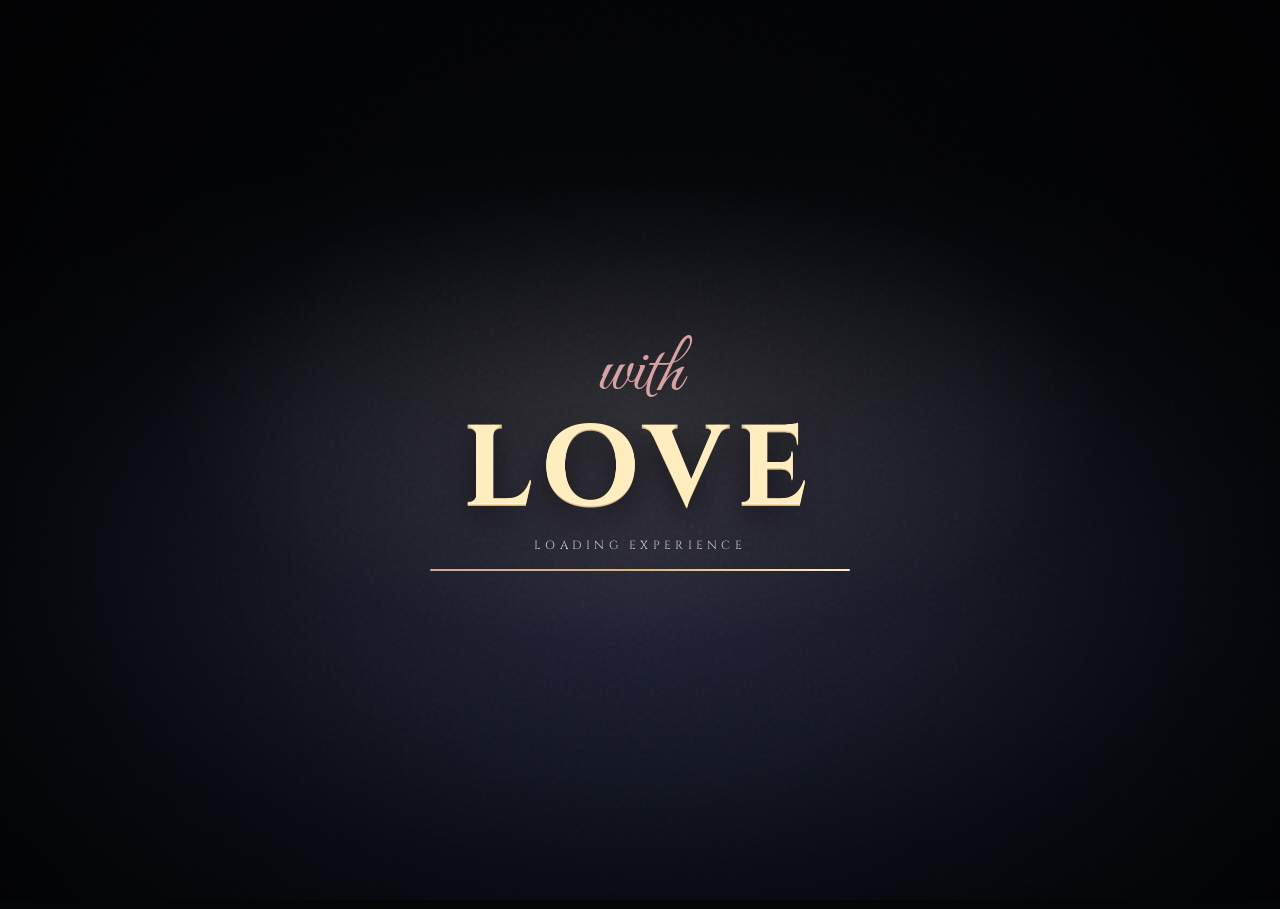
<file: video-inspired-page-loader.html>
<!DOCTYPE html>
<html lang="en">
<head>
  <meta charset="UTF-8" />
  <meta name="viewport" content="width=device-width, initial-scale=1.0" />
  <title>Cinematic Page Loader</title>
  <link rel="preconnect" href="https://fonts.googleapis.com" />
  <link rel="preconnect" href="https://fonts.gstatic.com" crossorigin />
  <link href="https://fonts.googleapis.com/css2?family=Cinzel:wght@500;700&family=Great+Vibes&display=swap" rel="stylesheet" />
  <style>
    :root {
      --bg-0: #040507;
      --bg-1: #13182b;
      --gold-0: #ffedbf;
      --gold-1: #ddb670;
      --rose: #d7a2a4;
      --white: #f4f0e8;
    }

    * { box-sizing: border-box; }

    body {
      margin: 0;
      min-height: 100vh;
      background: radial-gradient(120% 85% at 50% 68%, var(--bg-1), var(--bg-0) 62%);
      color: var(--white);
      font-family: "Cinzel", serif;
      overflow: hidden;
    }

    #loader {
      position: fixed;
      inset: 0;
      display: grid;
      place-items: center;
      z-index: 999;
      background:
        radial-gradient(700px 340px at 50% 46%, rgba(255, 237, 191, 0.1), transparent 68%),
        radial-gradient(900px 450px at 50% 62%, rgba(215, 162, 164, 0.08), transparent 70%),
        radial-gradient(120% 85% at 50% 68%, var(--bg-1), var(--bg-0) 62%);
      transition: opacity 0.9s ease, visibility 0.9s ease;
    }

    #loader.hidden {
      opacity: 0;
      visibility: hidden;
      pointer-events: none;
    }

    .grain,
    .vignette,
    .shine {
      position: absolute;
      inset: 0;
      pointer-events: none;
    }

    .grain {
      opacity: 0.18;
      mix-blend-mode: soft-light;
      background-image: url("data:image/svg+xml,%3Csvg xmlns='http://www.w3.org/2000/svg' viewBox='0 0 200 200'%3E%3Cfilter id='n'%3E%3CfeTurbulence type='fractalNoise' baseFrequency='1.04' numOctaves='3' stitchTiles='stitch'/%3E%3C/filter%3E%3Crect width='200' height='200' filter='url(%23n)'/%3E%3C/svg%3E");
      animation: grain 2.1s steps(2) infinite;
    }

    .vignette {
      background: radial-gradient(circle at center, transparent 42%, rgba(0,0,0,0.58) 100%);
    }

    .shine {
      background: linear-gradient(105deg,
        transparent 34%,
        rgba(255,255,255,0.2) 45%,
        rgba(255,237,191,0.18) 48%,
        rgba(255,255,255,0.04) 54%,
        transparent 64%);
      transform: translateX(-140%);
      mix-blend-mode: screen;
      animation: shine 5.2s ease-in-out infinite 1.1s;
    }

    .loader-card {
      position: relative;
      text-align: center;
      padding: 1.8rem;
      width: min(88vw, 620px);
      z-index: 2;
      transform-style: preserve-3d;
      animation: hover 6.4s ease-in-out infinite;
    }

    .with {
      margin: 0;
      font-family: "Great Vibes", cursive;
      font-size: clamp(2rem, 6vw, 4.4rem);
      color: var(--rose);
      opacity: 0;
      transform: translateY(14px);
      animation: fadeUp 1s ease forwards 0.3s;
    }

    .love {
      margin: 0.2rem 0 0;
      font-size: clamp(2.6rem, 10vw, 7rem);
      letter-spacing: clamp(0.09em, 0.4vw, 0.2em);
      line-height: 0.9;
      text-transform: uppercase;
      color: var(--gold-0);
      text-shadow:
        0 1px 0 #fff7de,
        0 2px 0 #f4d9a0,
        0 3px 0 #d9af6b,
        0 14px 30px rgba(0,0,0,0.56);
      opacity: 0;
      transform: translateY(24px) scale(1.04);
      animation: titleIn 1.55s cubic-bezier(.16,1,.28,1) forwards 0.8s;
    }

    .loading-copy {
      margin-top: 1rem;
      font-size: 0.74rem;
      letter-spacing: 0.36em;
      text-transform: uppercase;
      color: rgba(244, 240, 232, 0.82);
      opacity: 0;
      animation: fadeUp 0.8s ease forwards 1.6s;
    }

    .progress-track {
      width: min(76vw, 420px);
      height: 2px;
      margin: 1rem auto 0;
      background: rgba(255,255,255,0.2);
      border-radius: 4px;
      overflow: hidden;
      opacity: 0;
      animation: fadeUp 0.8s ease forwards 1.8s;
    }

    .progress-bar {
      width: 0;
      height: 100%;
      background: linear-gradient(90deg, var(--rose), var(--gold-1), var(--gold-0));
      animation: load 3.7s cubic-bezier(.25,.1,.25,1) forwards 2s;
    }

    .content {
      min-height: 100vh;
      display: grid;
      place-items: center;
      padding: 2rem;
      opacity: 0;
      transform: scale(1.02);
      transition: opacity 0.8s ease, transform 0.8s ease;
      text-align: center;
    }

    body.ready .content {
      opacity: 1;
      transform: none;
    }

    .content h1 {
      margin: 0;
      font-size: clamp(1.8rem, 6vw, 3.8rem);
      letter-spacing: 0.14em;
      text-transform: uppercase;
      color: var(--gold-0);
    }

    .content p {
      margin-top: 0.8rem;
      letter-spacing: 0.08em;
      color: rgba(244,240,232,0.82);
    }

    @keyframes fadeUp {
      to { opacity: 1; transform: translateY(0); }
    }

    @keyframes titleIn {
      0% { opacity: 0; transform: translateY(24px) scale(1.08); }
      60% { opacity: 1; transform: translateY(-2px) scale(0.99); }
      100% { opacity: 1; transform: translateY(0) scale(1); }
    }

    @keyframes load {
      to { width: 100%; }
    }

    @keyframes hover {
      0%,100% { transform: translateY(0); }
      50% { transform: translateY(-4px); }
    }

    @keyframes grain {
      0% { transform: translate(0,0); }
      33% { transform: translate(-1.3%, 0.8%); }
      66% { transform: translate(1.1%, -1%); }
      100% { transform: translate(-0.9%, 0.6%); }
    }

    @keyframes shine {
      0%, 28% { transform: translateX(-140%); }
      52%, 100% { transform: translateX(140%); }
    }
  </style>
</head>
<body>
  <section id="loader" aria-label="Page loader animation">
    <div class="loader-card">
      <p class="with">with</p>
      <h1 class="love">LOVE</h1>
      <p class="loading-copy">Loading Experience</p>
      <div class="progress-track" aria-hidden="true">
        <div class="progress-bar"></div>
      </div>
    </div>
    <div class="grain" aria-hidden="true"></div>
    <div class="vignette" aria-hidden="true"></div>
    <div class="shine" aria-hidden="true"></div>
  </section>

  <main class="content" aria-live="polite">
    <div>
      <h1>Family Hub</h1>
      <p>Your page has loaded.</p>
    </div>
  </main>

  <script>
    const loader = document.getElementById('loader');
    setTimeout(() => {
      loader.classList.add('hidden');
      document.body.classList.add('ready');
    }, 6100);
  </script>
</body>
</html>
</file>
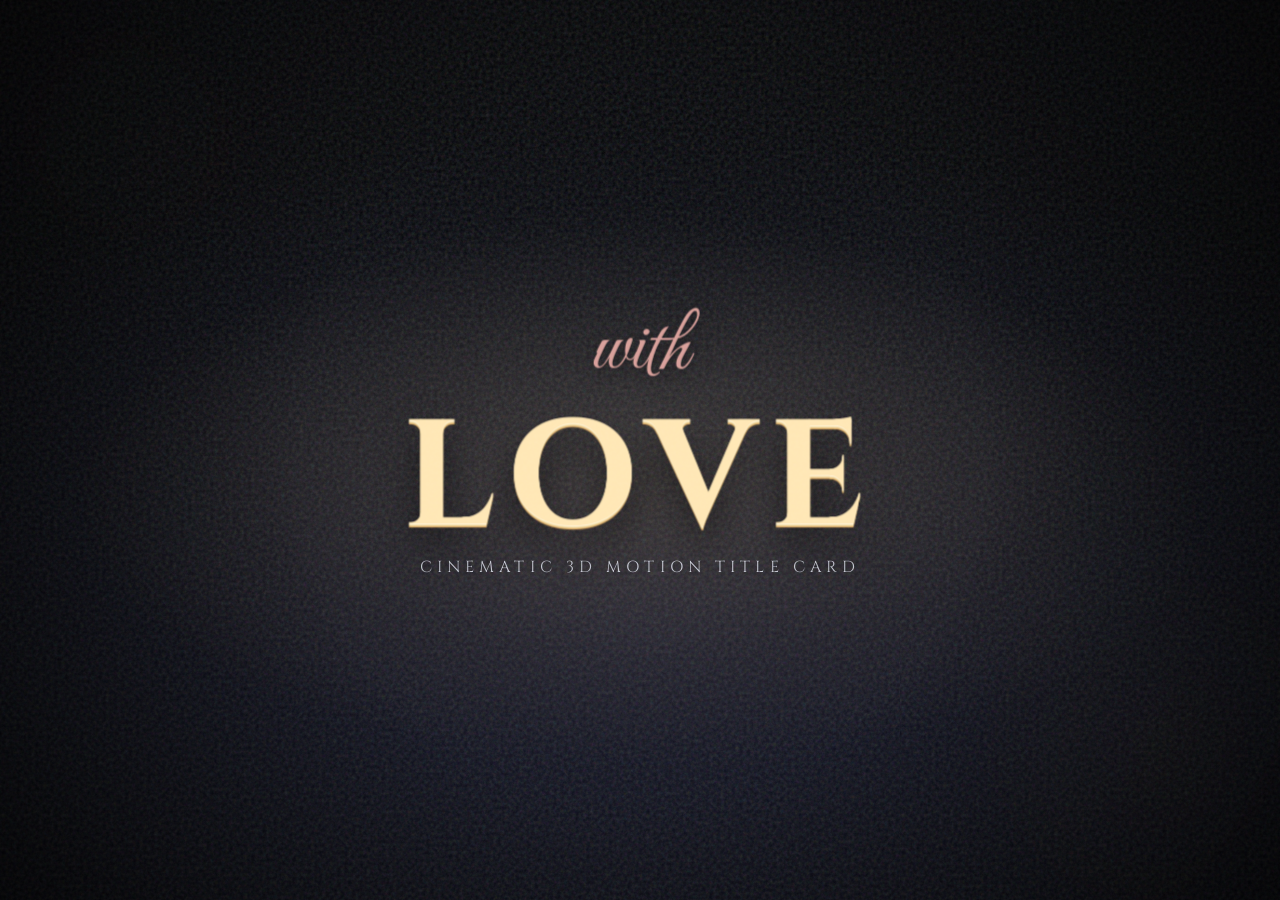
<file: with-love-inspired-title-card.html>
<!DOCTYPE html>
<html lang="en">
<head>
  <meta charset="UTF-8" />
  <meta name="viewport" content="width=device-width, initial-scale=1.0" />
  <title>With Love Title Card (Revised)</title>
  <link rel="preconnect" href="https://fonts.googleapis.com" />
  <link rel="preconnect" href="https://fonts.gstatic.com" crossorigin />
  <link href="https://fonts.googleapis.com/css2?family=Cinzel:wght@500;600;700&family=Great+Vibes&display=swap" rel="stylesheet" />
  <style>
    :root {
      --bg-0: #030407;
      --bg-1: #0b1020;
      --ink: #f2eee6;
      --gold-0: #ffe7b5;
      --gold-1: #e5bc74;
      --gold-2: #a66f2f;
      --rose: #d8a09a;
    }

    * { box-sizing: border-box; }

    html, body {
      width: 100%;
      height: 100%;
      margin: 0;
      overflow: hidden;
      background: radial-gradient(120% 90% at 50% 70%, #131526 0%, var(--bg-0) 62%);
      color: var(--ink);
      font-family: "Cinzel", serif;
    }

    .card {
      position: relative;
      width: 100%;
      height: 100%;
      display: grid;
      place-items: center;
      isolation: isolate;
      perspective: 1200px;
    }

    .fog,
    .vignette,
    .film-burn,
    .scan,
    .grain {
      position: absolute;
      inset: 0;
      pointer-events: none;
    }

    .fog {
      background:
        radial-gradient(650px 320px at 50% 48%, rgba(255,255,255,0.06), transparent 70%),
        radial-gradient(900px 420px at 50% 55%, rgba(229,188,116,0.14), transparent 65%);
      filter: blur(14px);
      animation: fogPulse 6.3s ease-in-out infinite;
      z-index: 1;
    }

    .film-burn {
      background:
        radial-gradient(220px 220px at 10% 15%, rgba(216, 160, 154, 0.12), transparent 70%),
        radial-gradient(280px 280px at 90% 82%, rgba(229,188,116,0.2), transparent 72%);
      mix-blend-mode: screen;
      opacity: 0;
      animation: burnIn 2.8s ease forwards;
      z-index: 2;
    }

    .vignette {
      background: radial-gradient(circle at center, transparent 45%, rgba(0, 0, 0, 0.62) 100%);
      z-index: 4;
    }

    .grain {
      opacity: 0.18;
      z-index: 5;
      mix-blend-mode: soft-light;
      background-image: url("data:image/svg+xml,%3Csvg xmlns='http://www.w3.org/2000/svg' viewBox='0 0 220 220'%3E%3Cfilter id='n'%3E%3CfeTurbulence type='fractalNoise' baseFrequency='1.1' numOctaves='3' stitchTiles='stitch'/%3E%3C/filter%3E%3Crect width='220' height='220' filter='url(%23n)'/%3E%3C/svg%3E");
      animation: grainShift 2.4s steps(2) infinite;
    }

    .title-wrap {
      position: relative;
      z-index: 3;
      text-align: center;
      transform-style: preserve-3d;
      animation: cameraFloat 9.2s ease-in-out infinite 2.7s;
      padding: 1rem;
    }

    .with {
      margin: 0;
      font-family: "Great Vibes", cursive;
      font-size: clamp(2rem, 6vw, 4.8rem);
      color: var(--rose);
      opacity: 0;
      transform: translateY(20px) translateZ(40px) scale(0.98);
      text-shadow: 0 8px 22px rgba(0, 0, 0, 0.45);
      animation: withIn 1.1s cubic-bezier(.2,.78,.21,1) forwards 0.6s;
    }

    .love {
      margin: 0.1em 0 0;
      font-size: clamp(2.7rem, 10.5vw, 8.5rem);
      letter-spacing: clamp(0.09em, 0.38vw, 0.2em);
      text-transform: uppercase;
      line-height: 0.9;
      opacity: 0;
      transform: translateY(38px) translateZ(120px) scale(1.1);
      color: var(--gold-0);
      text-shadow:
        0 1px 0 #fff6dc,
        0 2px 0 #f4dca5,
        0 3px 0 #e8c584,
        0 4px 0 #c59658,
        0 18px 36px rgba(0,0,0,0.6);
      animation: loveIn 2.2s cubic-bezier(.14,1,.3,1) forwards 1.45s;
    }

    .tagline {
      margin-top: 1.2rem;
      font-size: clamp(0.64rem, 1.45vw, 1rem);
      letter-spacing: clamp(0.24em, 0.4vw, 0.42em);
      text-transform: uppercase;
      color: rgba(233, 237, 248, 0.82);
      opacity: 0;
      transform: translateY(10px);
      animation: fadeUp 1.15s ease forwards 2.95s;
    }

    .scan {
      z-index: 6;
      background: linear-gradient(100deg,
        transparent 34%,
        rgba(255,255,255,0.20) 46%,
        rgba(255,242,204,0.14) 49%,
        rgba(255,255,255,0.04) 54%,
        transparent 64%);
      transform: translateX(-150%);
      animation: scanPass 8.6s ease-in-out infinite 3.2s;
      mix-blend-mode: screen;
      opacity: 0.8;
    }

    @keyframes withIn {
      to { opacity: 1; transform: translateY(0) translateZ(44px) scale(1); }
    }

    @keyframes loveIn {
      0% { opacity: 0; transform: translateY(38px) translateZ(220px) scale(1.16); }
      56% { opacity: 1; transform: translateY(-4px) translateZ(120px) scale(0.98); }
      100% { opacity: 1; transform: translateY(0) translateZ(120px) scale(1); }
    }

    @keyframes fadeUp {
      to { opacity: 1; transform: translateY(0); }
    }

    @keyframes cameraFloat {
      0%, 100% { transform: translateY(0) rotateZ(0deg); }
      50% { transform: translateY(-3px) rotateZ(0.24deg); }
    }

    @keyframes scanPass {
      0%, 28% { transform: translateX(-150%); }
      50%, 100% { transform: translateX(150%); }
    }

    @keyframes fogPulse {
      0%, 100% { opacity: 0.65; }
      50% { opacity: 1; }
    }

    @keyframes burnIn {
      0% { opacity: 0; }
      25% { opacity: 0.32; }
      100% { opacity: 0.12; }
    }

    @keyframes grainShift {
      0% { transform: translate(0,0); }
      33% { transform: translate(-1.5%, 1%); }
      66% { transform: translate(1.2%, -1.1%); }
      100% { transform: translate(-1.1%, 0.8%); }
    }

    @media (max-width: 680px) {
      .love { letter-spacing: 0.11em; }
      .tagline { margin-top: 0.75rem; letter-spacing: 0.28em; }
    }
  </style>
</head>
<body>
  <main class="card" aria-label="Movie style title card inspired by the With Love title design">
    <div class="fog" aria-hidden="true"></div>
    <div class="film-burn" aria-hidden="true"></div>

    <div class="title-wrap">
      <p class="with">with</p>
      <h1 class="love">LOVE</h1>
      <p class="tagline">Cinematic 3D Motion Title Card</p>
    </div>

    <div class="vignette" aria-hidden="true"></div>
    <div class="grain" aria-hidden="true"></div>
    <div class="scan" aria-hidden="true"></div>
  </main>
</body>
</html>
</file>
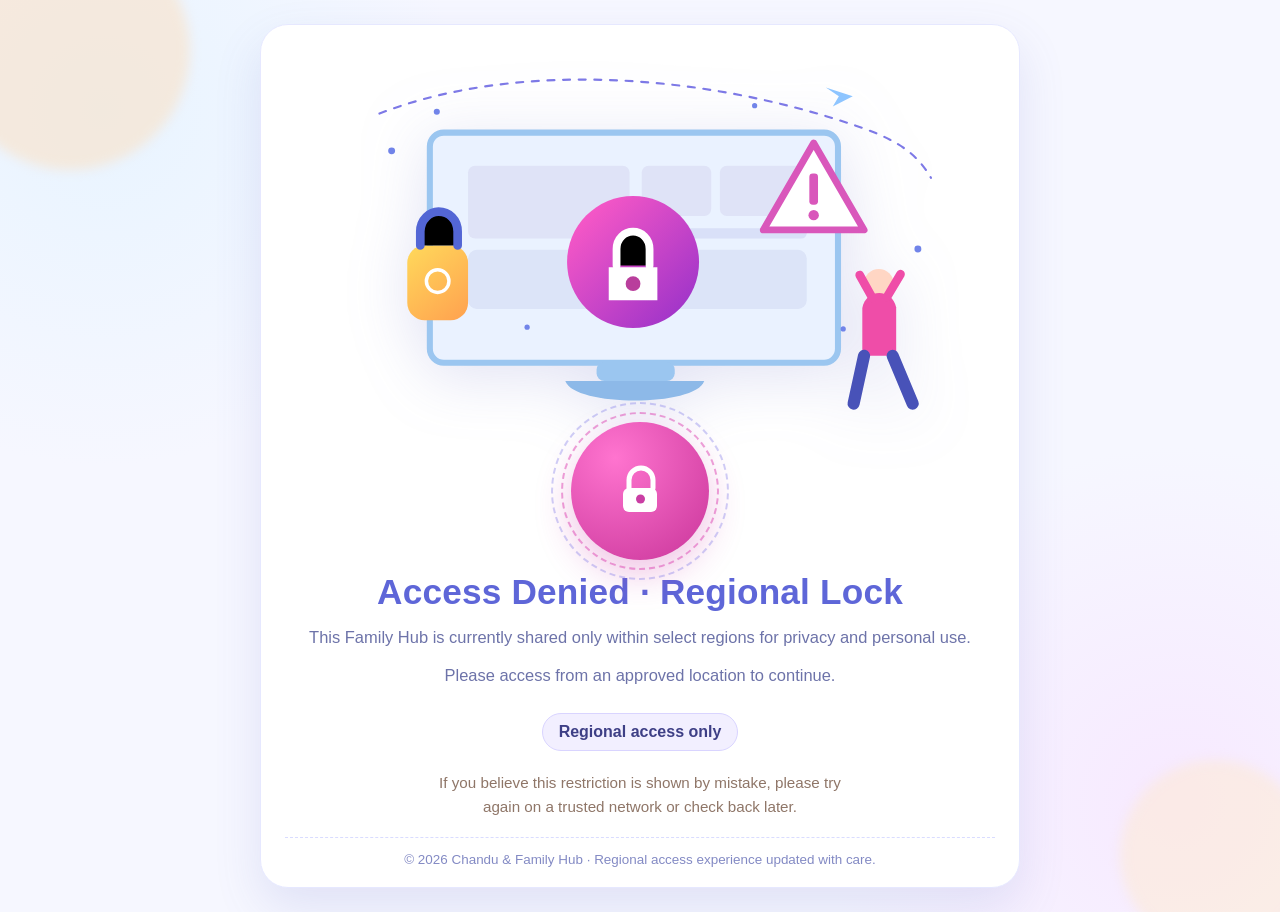
<file: yokshith.html>
<!DOCTYPE html>
<html lang="en">
<head>
<meta charset="UTF-8">
<meta name="viewport" content="width=device-width, initial-scale=1.0, viewport-fit=cover">
<script src="location-guard.js"></script>
<title>Yokshith — Our Little Superstar ⭐</title>
<link rel="preconnect" href="https://fonts.googleapis.com">
<link rel="preconnect" href="https://fonts.gstatic.com" crossorigin>
<link href="https://fonts.googleapis.com/css2?family=Baloo+2:wght@400;600;700;800&family=Cormorant+Garamond:ital,wght@0,400;0,600;1,400;1,600&family=Nunito:ital,wght@0,300;0,400;0,600;0,700;0,800;1,400;1,700&family=Space+Grotesk:wght@300;400;500;600;700&display=swap" rel="stylesheet">
<style>
/* ══ BASE ══ */
:root {
  --bg:       #FFFDF7;
  --bg2:      #F5F8FF;
  --card:     #FFFFFF;
  --cshadow:  0 2px 24px rgba(0,0,0,.08), 0 1px 4px rgba(0,0,0,.04);
  --cborder:  rgba(0,0,0,.07);
  --text:     #18181b;
  --body:     #3f3f46;
  --muted:    #a1a1aa;
  --ease:     cubic-bezier(.4,0,.2,1);
  --spring:   cubic-bezier(.34,1.56,.64,1);
  --yr1:      #FF6B35;
  --yr2:      #FFD23F;
  --yr3:      #06D6A0;
}
*, *::before, *::after { margin:0; padding:0; box-sizing:border-box; }
html { font-size:16px; scroll-behavior:smooth; -webkit-text-size-adjust:100%; }
body {
  font-family:'Nunito',sans-serif;
  background: var(--page-bg, linear-gradient(140deg,#FFFDF7 0%,#F5F8FF 60%,#FFF5FB 100%));
  color:var(--text);
  min-height:100vh;
  overflow-x:hidden;
}
a { color:inherit; text-decoration:none; }
button { cursor:pointer; border:none; background:none; font:inherit; }

/* ══ LOADER ══ */
/* ══ LOADER ══ */
#loader {
  position:fixed; inset:0; z-index:9999;
  background:#060410;
  display:flex; align-items:center; justify-content:center;
  overflow:hidden;
  transition: opacity 1s ease, visibility 1s ease;
}
#loader.out { opacity:0; visibility:hidden; pointer-events:none; }
#ld-canvas { position:absolute; inset:0; width:100%; height:100%; display:block; }

/* Vignette */
#loader::after {
  content:''; position:absolute; inset:0; pointer-events:none;
  background: radial-gradient(ellipse at center, transparent 30%, #060410 100%);
  z-index:1;
}

/* Floating nebula blobs */
.ld-nebula {
  position:absolute; border-radius:50%; pointer-events:none;
  filter:blur(80px); mix-blend-mode:screen;
  animation: ldFloat 8s ease-in-out infinite;
}
.ld-nebula-1{ width:500px;height:500px;background:rgba(155,93,229,.18);top:-100px;left:-120px;animation-delay:0s; }
.ld-nebula-2{ width:350px;height:350px;background:rgba(247,37,133,.12);bottom:-80px;right:-80px;animation-delay:3s; }
.ld-nebula-3{ width:280px;height:280px;background:rgba(6,214,160,.1);top:50%;left:55%;animation-delay:5s; }

/* Central stage */
.ld-stage {
  position:relative; z-index:2;
  display:flex; flex-direction:column; align-items:center;
  gap:0;
}

/* Pulsing orb behind everything */
.ld-orb-core {
  position:absolute; width:260px; height:260px; border-radius:50%;
  background: radial-gradient(circle at 40% 35%, rgba(255,210,63,.18), rgba(247,37,133,.08) 50%, transparent 70%);
  filter:blur(30px);
  animation: ldOrbPulse 3s ease-in-out infinite;
  top:50%; left:50%; transform:translate(-50%,-50%);
}

/* Rotating arc rings */
.ld-arc-wrap {
  position:relative; width:110px; height:110px; margin-bottom:28px;
}
.ld-arc {
  position:absolute; inset:0; border-radius:50%;
  border:1.5px solid transparent;
}
.ld-arc-1 {
  border-top-color:rgba(255,210,63,.9); border-right-color:rgba(255,210,63,.2);
  animation:ldSpin 2.4s linear infinite;
  filter:drop-shadow(0 0 6px rgba(255,210,63,.8));
}
.ld-arc-2 {
  inset:12px;
  border-top-color:rgba(247,37,133,.9); border-left-color:rgba(247,37,133,.15);
  animation:ldSpin 1.7s linear infinite reverse;
  filter:drop-shadow(0 0 5px rgba(247,37,133,.7));
}
.ld-arc-3 {
  inset:24px;
  border-bottom-color:rgba(6,214,160,.8); border-right-color:rgba(6,214,160,.12);
  animation:ldSpin 3.1s linear infinite;
  filter:drop-shadow(0 0 5px rgba(6,214,160,.6));
}

/* Centre emoji inside arcs */
.ld-arc-center {
  position:absolute; inset:34px; border-radius:50%;
  background: radial-gradient(circle at 35% 30%, #2a1060, #0d0620);
  display:flex; align-items:center; justify-content:center;
  font-size:1.4rem;
  box-shadow: inset 0 0 15px rgba(155,93,229,.3), 0 0 25px rgba(155,93,229,.2);
  animation:ldCenterPop .7s cubic-bezier(.34,1.56,.64,1) .2s both;
}

/* Name */
.ld-name {
  font-family:'Baloo 2',cursive; font-weight:900;
  font-size:clamp(2.8rem,11vw,4.2rem);
  letter-spacing:.06em; line-height:1;
  display:flex; margin-bottom:8px;
}
.ld-letter {
  display:inline-block;
  opacity:0; transform:translateY(-40px) rotate(-8deg) scale(.6);
  animation:ldLetterDrop .55s cubic-bezier(.34,1.4,.64,1) forwards;
}
/* Each letter gets its own gradient colour stop */
.ld-letter:nth-child(1){background:linear-gradient(160deg,#FFE259,#FFA751);-webkit-background-clip:text;-webkit-text-fill-color:transparent;background-clip:text;}
.ld-letter:nth-child(2){background:linear-gradient(160deg,#FF8C42,#FF6B35);-webkit-background-clip:text;-webkit-text-fill-color:transparent;background-clip:text;}
.ld-letter:nth-child(3){background:linear-gradient(160deg,#F72585,#B5179E);-webkit-background-clip:text;-webkit-text-fill-color:transparent;background-clip:text;}
.ld-letter:nth-child(4){background:linear-gradient(160deg,#7B2FBE,#9B5DE5);-webkit-background-clip:text;-webkit-text-fill-color:transparent;background-clip:text;}
.ld-letter:nth-child(5){background:linear-gradient(160deg,#4361EE,#4CC9F0);-webkit-background-clip:text;-webkit-text-fill-color:transparent;background-clip:text;}
.ld-letter:nth-child(6){background:linear-gradient(160deg,#06D6A0,#4CC9F0);-webkit-background-clip:text;-webkit-text-fill-color:transparent;background-clip:text;}
.ld-letter:nth-child(7){background:linear-gradient(160deg,#FFD23F,#F72585);-webkit-background-clip:text;-webkit-text-fill-color:transparent;background-clip:text;}
.ld-letter:nth-child(8){background:linear-gradient(160deg,#FF8C42,#FFD23F);-webkit-background-clip:text;-webkit-text-fill-color:transparent;background-clip:text;}

/* Subtitle */
.ld-sub {
  font-family:'Space Grotesk',sans-serif; font-size:.65rem; font-weight:700;
  letter-spacing:.45em; text-transform:uppercase;
  color:rgba(255,255,255,.3);
  opacity:0; animation:ldFadeSlide .5s ease forwards 1.5s;
  margin-bottom:32px;
}

/* Counter row */
.ld-counter-row {
  display:flex; flex-direction:column; align-items:center; gap:12px;
  opacity:0; animation:ldFadeSlide .5s ease forwards 1.1s;
}
.ld-counter-label {
  font-family:'Baloo 2',cursive; font-size:.8rem; font-weight:600;
  color:rgba(255,255,255,.3); letter-spacing:.08em;
}
.ld-counter-num {
  font-family:'Baloo 2',cursive; font-size:clamp(1.6rem,6vw,2.4rem); font-weight:900;
  line-height:1;
  background:linear-gradient(135deg,#FFE259 0%,#FF8C42 40%,#F72585 80%);
  -webkit-background-clip:text;-webkit-text-fill-color:transparent;background-clip:text;
  filter:drop-shadow(0 0 14px rgba(255,180,50,.5));
  min-width:3ch; text-align:center;
}

/* Progress bar */
.ld-bar-track {
  width:min(240px,68vw); height:2px;
  background:rgba(255,255,255,.07); border-radius:99px;
  position:relative; overflow:visible;
}
.ld-bar-fill {
  height:100%; width:0; border-radius:99px;
  background:linear-gradient(90deg,#FFE259,#FF8C42,#F72585,#9B5DE5,#4CC9F0);
  box-shadow:0 0 10px rgba(255,180,50,.9), 0 0 24px rgba(247,37,133,.4);
  position:relative; transition:none;
}
.ld-bar-fill::after {
  content:''; position:absolute; right:-5px; top:50%; transform:translateY(-50%);
  width:10px; height:10px; border-radius:50%;
  background:#fff;
  box-shadow:0 0 0 2px rgba(255,255,255,.3), 0 0 12px rgba(255,210,63,1), 0 0 24px rgba(255,180,50,.6);
}

/* Candles row */
.ld-candles {
  display:flex; gap:6px; margin-top:14px;
  opacity:0; animation:ldFadeSlide .4s ease forwards 1.3s;
}
.ld-candle {
  font-size:.95rem; filter:grayscale(1); opacity:.25;
  transition:filter .2s ease, opacity .2s ease, transform .2s ease;
}
.ld-candle.lit { filter:none; opacity:1; transform:scale(1.2); }

/* Keyframes */
@keyframes ldSpin      { to{transform:rotate(360deg)} }
@keyframes ldCenterPop { from{transform:scale(0)} to{transform:scale(1)} }
@keyframes ldLetterDrop{ to{opacity:1;transform:translateY(0) rotate(0) scale(1)} }
@keyframes ldFadeSlide { from{opacity:0;transform:translateY(8px)} to{opacity:1;transform:none} }
@keyframes ldOrbPulse  { 0%,100%{transform:translate(-50%,-50%) scale(1);opacity:.6} 50%{transform:translate(-50%,-50%) scale(1.3);opacity:1} }
@keyframes ldFloat     { 0%,100%{transform:translate(0,0)} 50%{transform:translate(20px,-25px)} }
/* Used site-wide for entrance animations */
@keyframes ldUp   { from{opacity:0;transform:translateY(18px) scale(.96);} to{opacity:1;transform:none;} }
@keyframes ldFade { from{opacity:0;} to{opacity:1;} }

/* ══ CANVAS / OVERLAY ══ */
#bg-canvas { position:fixed; inset:0; z-index:0; pointer-events:none; }
#float-layer { position:fixed; inset:0; z-index:1; pointer-events:none; overflow:hidden; }
#confetti { position:fixed; inset:0; z-index:20; pointer-events:none; }

/* ══ APP ══ */
#app { position:relative; z-index:10; opacity:0; transition:opacity .8s ease; }
#app.in { opacity:1; }

/* ══ TRANSITIONS ══ */
.page-enter { animation:pageIn .6s var(--ease) forwards; }
.page-exit { animation:pageOut .35s var(--ease) forwards; }
@keyframes pageIn { from{opacity:0;transform:translateY(22px);} to{opacity:1;transform:none;} }
@keyframes pageOut { from{opacity:1;transform:none;} to{opacity:0;transform:translateY(-12px);} }

/* ══ LAYOUT ══ */
.sec { padding:clamp(50px,8vw,90px) clamp(16px,5vw,60px); position:relative; }
.sec-inner { max-width:720px; margin:0 auto; }
.sec-wide { max-width:960px; margin:0 auto; }
.sec-alt { background:rgba(0,0,0,.018); border-top:1px solid rgba(0,0,0,.05); border-bottom:1px solid rgba(0,0,0,.05); }

.sec-label {
  display:flex; align-items:center; gap:14px; margin-bottom:clamp(32px,5vw,52px);
}
.sl-line { flex:1; height:1px; background:linear-gradient(to right,transparent,var(--yr1,#FF6B35)); opacity:.3; }
.sl-line-r { background:linear-gradient(to left,transparent,var(--yr1,#FF6B35)); }
.sl-text {
  font-family:'Space Grotesk',sans-serif; font-size:.7rem; font-weight:600;
  letter-spacing:.38em; text-transform:uppercase; white-space:nowrap;
  color:var(--yr1,#FF6B35); padding:5px 18px;
  border:1.5px solid var(--yr1,#FF6B35); border-radius:50px;
  background:rgba(255,107,53,.06);
}

/* Scroll reveal */
.sr { opacity:0; transform:translateY(26px); transition:opacity .75s var(--ease),transform .75s var(--ease); }
.sr.in { opacity:1; transform:none; }
.sr-delay-1 { transition-delay:.1s; }
.sr-delay-2 { transition-delay:.2s; }
.sr-delay-3 { transition-delay:.3s; }

/* ══ HERO ══ */
.hero {
  min-height:100vh; display:flex; flex-direction:column; align-items:center;
  justify-content:center; text-align:center;
  padding:clamp(90px,14vw,160px) clamp(16px,5vw,60px) clamp(70px,10vw,120px);
  position:relative; overflow:hidden;
}
.hero-bg-blob {
  position:absolute; border-radius:50%; filter:blur(80px); pointer-events:none;
  animation:blobDrift 8s ease-in-out infinite alternate;
}
@keyframes blobDrift {
  0%{transform:translate(0,0) scale(1);}
  100%{transform:translate(30px,-20px) scale(1.08);}
}
.hero-eyebrow {
  font-family:'Space Grotesk',sans-serif; font-size:.65rem; font-weight:600;
  letter-spacing:.5em; text-transform:uppercase; color:var(--yr1,#FF6B35);
  margin-bottom:16px; opacity:0; animation:ldFade .8s ease forwards 2.6s;
  background:rgba(255,107,53,.08); padding:6px 16px; border-radius:50px;
  border:1px solid rgba(255,107,53,.18);
}
.hero-emojis {
  display:flex; gap:clamp(10px,3vw,22px); justify-content:center;
  margin-bottom:clamp(18px,3vw,28px); opacity:0; animation:ldUp .8s var(--spring) forwards 2.8s;
}
.emoji-float {
  font-size:clamp(2rem,7vw,3.8rem); display:inline-block;
  animation:emojiDance 2.4s ease-in-out infinite alternate;
}
.emoji-float:nth-child(1){animation-delay:0s;}
.emoji-float:nth-child(2){animation-delay:.25s;}
.emoji-float:nth-child(3){animation-delay:.5s;}
.emoji-float:nth-child(4){animation-delay:.75s;}
.emoji-float:nth-child(5){animation-delay:1s;}
@keyframes emojiDance {
  0%{transform:translateY(0) rotate(-8deg) scale(1);}
  100%{transform:translateY(-16px) rotate(8deg) scale(1.12);}
}
.hero-title-l1 {
  display:block; font-family:'Baloo 2',cursive;
  font-size:clamp(3.2rem,14vw,9rem); font-weight:800; line-height:.95;
  background:linear-gradient(135deg,var(--yr1,#FF6B35) 0%,var(--yr2,#FFD23F) 60%);
  -webkit-background-clip:text; -webkit-text-fill-color:transparent; background-clip:text;
  filter:drop-shadow(0 2px 16px rgba(255,107,53,.18));
  opacity:0; animation:ldUp 1s var(--spring) forwards 3s;
}
.hero-title-l2 {
  display:block; font-family:'Baloo 2',cursive;
  font-size:clamp(1.8rem,8vw,5rem); font-weight:600; line-height:1.1;
  color:var(--body); opacity:0; animation:ldUp .9s var(--spring) forwards 3.2s;
  margin-top:6px;
}
.hero-badge {
  display:inline-flex; align-items:center; gap:10px;
  margin:clamp(16px,3vw,26px) 0;
  padding:12px 28px; border-radius:60px;
  background:var(--card); border:1.5px solid rgba(0,0,0,.08);
  box-shadow:var(--cshadow);
  opacity:0; animation:ldUp .9s var(--spring) forwards 3.4s;
}
.hb-label { font-size:.58rem; font-weight:700; letter-spacing:.35em; text-transform:uppercase; color:var(--muted); }
.hb-name { font-family:'Baloo 2',cursive; font-size:clamp(1.2rem,3.5vw,1.7rem); font-weight:700; color:var(--yr1,#FF6B35); }
.hb-sep { color:rgba(0,0,0,.12); }

.hero-tagline {
  max-width:520px; font-family:'Cormorant Garamond',serif; font-style:italic;
  font-size:clamp(1.1rem,3.5vw,1.45rem); font-weight:600; color:var(--body);
  line-height:1.8; margin-bottom:clamp(24px,4vw,44px);
  opacity:0; animation:ldFade .9s ease forwards 3.6s;
}

/* Age Ring */
.age-ring-wrap {
  position:relative; display:inline-flex; align-items:center; justify-content:center;
  margin-bottom:clamp(28px,5vw,50px);
  opacity:0; animation:ldUp .9s var(--spring) forwards 3.8s;
}
.age-ring-svg { animation:ldSpin 15s linear infinite; }
.age-center { position:absolute; display:flex; flex-direction:column; align-items:center; }
.age-num-big {
  font-family:'Baloo 2',cursive; font-size:clamp(2.2rem,7vw,3.4rem); font-weight:800;
  line-height:1; color:var(--yr1,#FF6B35);
}
.age-num-label {
  font-family:'Space Grotesk',sans-serif; font-size:.5rem; font-weight:600;
  letter-spacing:.3em; text-transform:uppercase; color:var(--muted); margin-top:3px;
}

.scroll-cue {
  position:absolute; bottom:28px; left:50%; transform:translateX(-50%);
  display:flex; flex-direction:column; align-items:center; gap:6px;
  opacity:0; animation:ldFade 1s ease forwards 4.6s;
}
.sc-txt { font-size:.52rem; font-weight:700; letter-spacing:.45em; text-transform:uppercase; color:var(--muted); }
.sc-arr { width:1px; height:36px; background:linear-gradient(to bottom,var(--muted),transparent); animation:scBob 2s ease-in-out infinite; }
@keyframes scBob { 0%,100%{transform:scaleY(1);opacity:.6;} 50%{transform:scaleY(.7);opacity:1;} }

/* ══ POEM ══ */
.poem-card {
  background:var(--card); border-radius:28px; padding:clamp(30px,5vw,52px);
  box-shadow:var(--cshadow); border:1px solid var(--cborder);
  text-align:center; position:relative; overflow:hidden;
}
.poem-card::before {
  content:''; position:absolute; inset:0;
  background:linear-gradient(135deg,rgba(255,107,53,.04),rgba(155,93,229,.03));
  pointer-events:none;
}
.poem-deco { position:absolute; top:0; left:0; right:0; height:4px; background:linear-gradient(90deg,var(--yr1,#FF6B35),var(--yr2,#FFD23F),var(--yr3,#06D6A0)); border-radius:28px 28px 0 0; }
.poem-icon { font-size:clamp(2.2rem,6vw,3.2rem); display:block; margin-bottom:20px; animation:emojiDance 3s ease-in-out infinite alternate; }
.poem-line {
  font-family:'Cormorant Garamond',serif; font-style:italic; font-weight:400;
  font-size:clamp(1.05rem,3.2vw,1.3rem); color:var(--body); line-height:2.2; display:block;
}
.poem-line em { font-style:normal; color:var(--yr1,#FF6B35); font-weight:600; }
.poem-attr {
  font-family:'Space Grotesk',sans-serif; font-size:.58rem; font-weight:600;
  letter-spacing:.35em; text-transform:uppercase; color:var(--muted);
  margin-top:24px; display:flex; align-items:center; justify-content:center; gap:10px;
}
.poem-attr::before,.poem-attr::after { content:''; width:28px; height:1px; background:var(--muted); opacity:.4; }

/* ══ MESSAGE ══ */
.msg-card {
  background:var(--card); border-radius:28px; padding:clamp(30px,5vw,52px);
  box-shadow:var(--cshadow); border:1px solid var(--cborder);
  position:relative; overflow:hidden;
}
.msg-stripe { position:absolute; top:0; left:0; right:0; height:4px; background:linear-gradient(90deg,var(--yr1),var(--yr2),var(--yr3),var(--yr1)); }
.msg-icon { font-size:clamp(1.8rem,5vw,2.4rem); display:block; margin-bottom:22px; text-align:center; animation:emojiDance 3.5s ease-in-out infinite alternate; }
.msg-p {
  font-family:'Nunito',sans-serif; font-size:clamp(1rem,3vw,1.15rem); font-weight:600;
  color:var(--body); line-height:1.95; margin-bottom:20px; text-align:center;
}
.msg-p:last-child { margin-bottom:0; }
.msg-p em { font-style:normal; color:var(--yr1,#FF6B35); font-weight:800; }
.msg-p strong { color:var(--text); font-weight:800; }

/* ══ MILESTONE ══ */
.milestone {
  background:var(--card); border-radius:24px; padding:clamp(24px,4vw,40px);
  box-shadow:var(--cshadow); border:1px solid var(--cborder);
  display:flex; gap:20px; align-items:flex-start; position:relative; overflow:hidden;
}
.milestone::before { content:''; position:absolute; top:0; left:0; right:0; height:3px; background:linear-gradient(90deg,var(--yr2),var(--yr1)); }
.ms-emo { font-size:clamp(2.2rem,6vw,3rem); flex-shrink:0; margin-top:3px; animation:emojiDance 2.8s ease-in-out infinite alternate; }
.ms-eyebrow { font-family:'Space Grotesk',sans-serif; font-size:.58rem; font-weight:600; letter-spacing:.4em; text-transform:uppercase; color:var(--yr2,#FFD23F); margin-bottom:6px; }
.ms-title { font-family:'Baloo 2',cursive; font-size:clamp(1.05rem,3.5vw,1.35rem); font-weight:700; color:var(--text); margin-bottom:8px; }
.ms-text { font-size:.93rem; font-weight:600; color:var(--body); line-height:1.8; }

/* ══ HIGHLIGHT STRIPS ══ */
.highlights { display:grid; grid-template-columns:repeat(3,1fr); gap:14px; }
.hl-card {
  background:var(--card); border-radius:18px; padding:22px 18px;
  text-align:center; box-shadow:var(--cshadow); border:1px solid var(--cborder);
  transition:transform .35s var(--spring),box-shadow .35s;
}
.hl-card:hover { transform:translateY(-6px); box-shadow:0 12px 40px rgba(0,0,0,.1); }
.hl-emoji { font-size:1.9rem; display:block; margin-bottom:10px; animation:emojiDance 2s ease-in-out infinite alternate; }
.hl-num { font-family:'Baloo 2',cursive; font-size:clamp(1.6rem,5vw,2.2rem); font-weight:800; color:var(--yr1,#FF6B35); line-height:1; }
.hl-lbl { font-size:.7rem; font-weight:700; color:var(--muted); margin-top:4px; text-transform:uppercase; letter-spacing:.15em; }
@media(max-width:500px){ .highlights{grid-template-columns:repeat(3,1fr);gap:10px;} }

/* ══ WISHES GRID ══ */
.wishes-grid { display:grid; grid-template-columns:repeat(auto-fill,minmax(min(100%,200px),1fr)); gap:14px; }
.wish-card {
  background:var(--card); border-radius:20px; padding:26px 18px;
  border:1.5px solid var(--cborder); text-align:center;
  box-shadow:var(--cshadow);
  transition:transform .4s var(--spring),box-shadow .4s,border-color .3s;
  cursor:default;
}
.wish-card:hover { transform:translateY(-8px) scale(1.02); box-shadow:0 20px 50px rgba(0,0,0,.1); border-color:var(--yr1,#FF6B35); }
.wc-emoji { font-size:2rem; display:block; margin-bottom:12px; animation:emojiDance 2.2s ease-in-out infinite alternate; }
.wc-title { font-family:'Baloo 2',cursive; font-size:1.05rem; font-weight:700; margin-bottom:6px; }
.wc-text { font-size:.82rem; font-weight:600; color:var(--body); line-height:1.7; }

/* ══ CONFETTI BUTTON ══ */
.confetti-btn {
  font-family:'Baloo 2',cursive; font-size:1.1rem; font-weight:700;
  color:#fff; padding:16px 44px; border-radius:60px;
  background:linear-gradient(135deg,var(--yr1,#FF6B35),var(--yr2,#FFD23F));
  box-shadow:0 6px 28px rgba(255,107,53,.3);
  transition:transform .25s var(--spring),box-shadow .25s; cursor:pointer;
}
.confetti-btn:hover { transform:translateY(-4px) scale(1.04); box-shadow:0 14px 40px rgba(255,107,53,.35); }

/* ══ YEAR NAV ══ */
.year-nav { display:flex; align-items:center; justify-content:center; gap:12px; flex-wrap:wrap; }
.yn-btn {
  display:flex; align-items:center; gap:8px;
  padding:12px 26px; border-radius:50px;
  font-family:'Space Grotesk',sans-serif; font-size:.85rem; font-weight:600;
  border:1.5px solid var(--cborder); background:var(--card); color:var(--body);
  box-shadow:var(--cshadow); transition:all .3s var(--ease);
}
.yn-btn:hover { background:var(--yr1,#FF6B35); border-color:var(--yr1,#FF6B35); color:#fff; transform:translateY(-3px); box-shadow:0 8px 28px rgba(0,0,0,.15); }
.yn-btn.home:hover { background:var(--yr3,#06D6A0); border-color:var(--yr3,#06D6A0); }

/* ══ LOCKED BOX ══ */
.locked-box {
  max-width:400px; margin:0 auto; padding:36px 28px; text-align:center;
  background:var(--card); border-radius:24px; box-shadow:var(--cshadow);
  border:2px dashed rgba(0,0,0,.1);
}
.locked-emoji { font-size:2.8rem; display:block; margin-bottom:14px; animation:emojiDance 2s ease-in-out infinite alternate; }
.locked-title { font-family:'Baloo 2',cursive; font-size:1.25rem; font-weight:700; color:var(--yr1,#FF6B35); margin-bottom:10px; }
.locked-text { font-size:.88rem; font-weight:600; color:var(--body); line-height:1.8; }

.past-chip {
  display:inline-flex; align-items:center; gap:10px; flex-wrap:wrap; justify-content:center;
  padding:9px 22px; border-radius:50px; background:rgba(255,107,53,.07);
  border:1px solid rgba(255,107,53,.2); font-family:'Space Grotesk',sans-serif;
  font-size:.8rem; font-weight:600; color:var(--body); margin-bottom:24px;
}
.past-back-btn {
  background:var(--yr1,#FF6B35); color:#fff; border:none; padding:5px 16px;
  border-radius:50px; font-family:'Space Grotesk',sans-serif; font-size:.75rem;
  font-weight:700; cursor:pointer; transition:transform .2s;
}
.past-back-btn:hover { transform:scale(1.05); }

/* ══ WAITING PAGE ══ */
.wait-hero {
  min-height:100dvh; display:flex; flex-direction:column; align-items:center;
  justify-content:center; text-align:center;
  padding:clamp(40px,6vw,80px) clamp(16px,5vw,60px) clamp(36px,5vw,64px);
  position:relative; overflow:hidden;
}
.wait-icon { font-size:clamp(4.5rem,14vw,7rem); display:block; margin-bottom:24px; animation:rocketBounce 2.5s ease-in-out infinite; filter:drop-shadow(0 4px 20px rgba(255,107,53,.2)); }
@keyframes rocketBounce { 0%,100%{transform:translateY(0) rotate(-8deg);} 50%{transform:translateY(-24px) rotate(8deg);} }
.wait-title {
  font-family:'Baloo 2',cursive; font-size:clamp(2.5rem,11vw,6.5rem); font-weight:800; line-height:1.05;
  background:linear-gradient(135deg,#FF6B35,#FFD23F,#F72585,#9B5DE5);
  -webkit-background-clip:text; -webkit-text-fill-color:transparent; background-clip:text;
  margin-bottom:12px; opacity:0; animation:ldUp 1s var(--spring) forwards .2s;
}
.wait-sub {
  font-size:clamp(.95rem,3.5vw,1.15rem); font-weight:700; color:var(--body);
  margin-bottom:44px; max-width:500px; line-height:1.8;
  opacity:0; animation:ldFade .9s ease forwards .5s;
}
.wait-sub em { color:var(--yr1,#FF6B35); font-style:normal; font-weight:800; }

/* Countdown widget */
.cd-card {
  background:var(--card); border-radius:28px; padding:clamp(24px,4vw,40px) clamp(28px,5vw,52px);
  border:1px solid var(--cborder); box-shadow:var(--cshadow);
  margin-bottom:44px; min-width:min(360px,92vw); position:relative; overflow:hidden;
}
.cd-card::before { content:''; position:absolute; top:0; left:0; right:0; height:4px; background:linear-gradient(90deg,#FF6B35,#FFD23F,#9B5DE5); }
.cd-title { font-family:'Baloo 2',cursive; font-size:1.15rem; font-weight:700; color:var(--text); margin-bottom:4px; text-align:center; }
.cd-date { font-size:.65rem; font-weight:700; letter-spacing:.35em; text-transform:uppercase; color:var(--muted); margin-bottom:28px; text-align:center; }
.cd-nums { display:flex; gap:clamp(10px,3vw,22px); justify-content:center; align-items:flex-end; }
.cd-unit { text-align:center; }
.cd-num {
  font-family:'Baloo 2',cursive; font-size:clamp(2.2rem,8vw,3.2rem); font-weight:800;
  line-height:1; color:var(--yr1,#FF6B35); display:block;
  transition:transform .2s var(--spring);
}
.cd-lbl { font-size:.55rem; font-weight:700; letter-spacing:.25em; text-transform:uppercase; color:var(--muted); margin-top:4px; }
.cd-sep { font-family:'Baloo 2',cursive; font-size:clamp(1.5rem,5vw,2.2rem); font-weight:800; color:var(--muted); margin-bottom:8px; opacity:.4; }

/* Love note */
.love-note {
  background:var(--card); border-radius:24px; padding:clamp(28px,4vw,44px);
  border:1px solid var(--cborder); box-shadow:var(--cshadow); max-width:600px; margin:0 auto 0;
}
.ln-eyebrow { font-family:'Space Grotesk',sans-serif; font-size:.6rem; font-weight:600; letter-spacing:.4em; text-transform:uppercase; color:var(--yr1,#FF6B35); margin-bottom:16px; }
.ln-p { font-family:'Nunito',sans-serif; font-size:clamp(.92rem,3vw,1.05rem); font-weight:600; color:var(--body); line-height:1.95; margin-bottom:14px; }
.ln-p em { color:var(--yr1,#FF6B35); font-style:normal; font-weight:800; }
.ln-sig { font-family:'Cormorant Garamond',serif; font-size:1.2rem; font-weight:600; font-style:italic; color:var(--muted); margin-top:18px; }

/* Memory grid */
.memory-grid { display:grid; grid-template-columns:repeat(auto-fill,minmax(min(100%,155px),1fr)); gap:12px; }
.mem-card {
  background:var(--card); border-radius:18px; padding:22px 14px;
  border:1.5px solid var(--cborder); text-align:center;
  box-shadow:var(--cshadow); cursor:pointer;
  transition:transform .35s var(--spring),box-shadow .35s,border-color .3s;
}
.mem-card:hover { transform:translateY(-7px) scale(1.04); box-shadow:0 16px 40px rgba(0,0,0,.1); border-color:var(--yr1,#FF6B35); }
.mem-emo { font-size:1.9rem; display:block; margin-bottom:8px; }
.mem-yr { font-family:'Baloo 2',cursive; font-size:1.05rem; font-weight:700; color:var(--yr1,#FF6B35); }
.mem-age { font-size:.7rem; font-weight:700; color:var(--muted); margin-top:3px; text-transform:uppercase; letter-spacing:.15em; }

/* ══ SIGNATURE ══ */
.signature { text-align:center; padding:clamp(36px,6vw,60px) 20px clamp(20px,3vw,30px); }
.sig-from { font-family:'Space Grotesk',sans-serif; font-size:.58rem; font-weight:500; letter-spacing:.4em; text-transform:uppercase; color:var(--muted); margin-bottom:10px; }
.sig-name { font-family:'Baloo 2',cursive; font-size:clamp(1.6rem,6vw,2.5rem); font-weight:800; color:var(--yr3,#06D6A0); }
.sig-heart { font-size:1.5rem; display:inline-block; animation:heartBeat 2s ease-in-out infinite; }
@keyframes heartBeat { 0%,100%{transform:scale(1);} 50%{transform:scale(1.25);} }

/* ══ FOOTER ══ */
footer { position:relative; z-index:10; text-align:center; padding:clamp(36px,5vw,56px) clamp(16px,5vw,40px); border-top:1px solid rgba(0,0,0,.05); background:rgba(255,255,255,.5); }
.ft-star { font-size:2rem; display:block; margin-bottom:8px; animation:heartBeat 3s ease-in-out infinite; }
.ft-name { font-family:'Baloo 2',cursive; font-size:clamp(1.5rem,5vw,2rem); font-weight:800; background:linear-gradient(135deg,#FF6B35,#FFD23F); -webkit-background-clip:text; -webkit-text-fill-color:transparent; background-clip:text; margin-bottom:4px; }
.ft-tag { font-family:'Cormorant Garamond',serif; font-style:italic; font-size:clamp(.9rem,3vw,1rem); font-weight:600; color:var(--muted); margin-bottom:18px; }
.ft-copy { font-size:.62rem; font-weight:600; letter-spacing:.12em; text-transform:uppercase; color:var(--muted); line-height:2; }
.ft-copy strong { color:rgba(255,107,53,.6); }


/* ══ CERTIFICATE NAVIGATION ══ */
.certificate-link-card {
  position:relative; overflow:hidden; border-radius:32px; padding:clamp(24px,4vw,42px);
  background:linear-gradient(145deg,rgba(255,255,255,.86),rgba(255,250,240,.62));
  border:1px solid rgba(218,178,96,.28); box-shadow:0 24px 70px rgba(76,57,22,.12), inset 0 1px 0 rgba(255,255,255,.9);
  text-align:center;
}
.certificate-link-card::before { content:''; position:absolute; inset:-40%; background:radial-gradient(circle at 20% 15%,rgba(255,226,160,.28),transparent 28%),radial-gradient(circle at 78% 30%,rgba(255,255,255,.56),transparent 26%); pointer-events:none; }
.certificate-link-kicker { position:relative; font-family:'Space Grotesk',sans-serif; font-size:.6rem; font-weight:700; letter-spacing:.38em; text-transform:uppercase; color:#b88a35; margin-bottom:10px; }
.certificate-link-title { position:relative; font-family:'Cormorant Garamond',serif; font-size:clamp(2rem,7vw,3.2rem); font-weight:600; color:#2d261b; margin-bottom:12px; }
.certificate-link-copy { position:relative; max-width:560px; margin:0 auto 24px; color:var(--body); font-weight:600; line-height:1.8; }
.certificate-link-btn { position:relative; display:inline-flex; align-items:center; gap:12px; padding:15px 28px; border-radius:999px; color:#382a12; font-weight:800; background:linear-gradient(135deg,rgba(255,255,255,.92),rgba(255,238,197,.82)); border:1px solid rgba(196,151,62,.34); box-shadow:0 14px 36px rgba(183,133,38,.18), inset 0 1px 0 rgba(255,255,255,.95); transition:transform .25s var(--spring), box-shadow .25s; }
.certificate-link-btn:hover { transform:translateY(-4px) scale(1.03); box-shadow:0 20px 50px rgba(183,133,38,.23); }

/* ══ RESPONSIVE ══ */
@media(max-width:600px){
  .wishes-grid{grid-template-columns:1fr 1fr;}
  .milestone{flex-direction:column;}
  .highlights{grid-template-columns:repeat(3,1fr);}
}
@media(max-width:360px){
  .wishes-grid{grid-template-columns:1fr;}
  .highlights{grid-template-columns:1fr 1fr;}
}
</style>
</head>
<body>

<!-- LOADER -->
<div id="loader">
  <canvas id="ld-canvas"></canvas>
  <div class="ld-nebula ld-nebula-1"></div>
  <div class="ld-nebula ld-nebula-2"></div>
  <div class="ld-nebula ld-nebula-3"></div>
  <div class="ld-stage">
    <div class="ld-orb-core"></div>
    <div class="ld-arc-wrap">
      <div class="ld-arc ld-arc-1"></div>
      <div class="ld-arc ld-arc-2"></div>
      <div class="ld-arc ld-arc-3"></div>
      <div class="ld-arc-center">🌟</div>
    </div>
    <div class="ld-name" id="ld-name-letters"></div>
    <div class="ld-sub">Born 2nd September 2025</div>
    <div class="ld-counter-row">
      <div class="ld-counter-label">Unwrapping year</div>
      <div class="ld-counter-num" id="ld-num">1</div>
      <div class="ld-bar-track"><div class="ld-bar-fill" id="ld-fill"></div></div>
      <div class="ld-candles" id="ld-candles"></div>
    </div>
  </div>
</div>

<script>
(function(){
  /* ── Starfield ── */
  var cv = document.getElementById('ld-canvas');
  var cx = cv.getContext('2d');
  var stars = [], W, H, rafId;

  function resize(){
    W = cv.width  = cv.offsetWidth  || window.innerWidth;
    H = cv.height = cv.offsetHeight || window.innerHeight;
  }
  resize();
  window.addEventListener('resize', resize);

  var COLS = ['#ffffff','#ffe259','#9B5DE5','#4CC9F0','#06D6A0','#F72585'];
  for(var i=0;i<100;i++){
    stars.push({
      x:Math.random()*2-1, y:Math.random()*2-1, // normalised –1..1
      size:Math.random()*1.3+.2,
      speed:Math.random()*.4+.06,
      phase:Math.random()*Math.PI*2,
      col:COLS[Math.floor(Math.random()*COLS.length)]
    });
  }

  var lastStar = 0;
  function drawStars(ts){
    rafId = requestAnimationFrame(drawStars);
    if(document.hidden) return;
    if(ts - lastStar < 33) return; // ~30fps
    lastStar = ts;
    cx.clearRect(0,0,W,H);
    var t = ts/1000;
    stars.forEach(function(s){
      var px = (s.x*.5+.5)*W;
      var py = (s.y*.5+.5)*H;
      var alpha = .25 + .55*Math.abs(Math.sin(t*s.speed*1.2 + s.phase));
      cx.globalAlpha = alpha;
      cx.fillStyle = s.col;
      cx.beginPath();
      cx.arc(px, py, s.size*(alpha*.6+.4), 0, Math.PI*2);
      cx.fill();
    });
    cx.globalAlpha = 1;
  }
  rafId = requestAnimationFrame(drawStars);

  /* ── Name letters ── */
  var name = 'YOKSHITH';
  var wrap = document.getElementById('ld-name-letters');
  name.split('').forEach(function(ch,i){
    var s = document.createElement('span');
    s.className = 'ld-letter';
    s.textContent = ch;
    s.style.animationDelay = (.3 + i*.09)+'s';
    wrap.appendChild(s);
  });

  /* ── Candles row ── */
  var candleRow = document.getElementById('ld-candles');
  var CANDLE_EMOJIS = ['🕯️','🎂','✨','🎁','🎈','🎉','🌟','⭐','💫','🎊'];
  for(var c=0;c<10;c++){
    var cd = document.createElement('span');
    cd.className = 'ld-candle';
    cd.textContent = CANDLE_EMOJIS[c];
    cd.id = 'lc'+c;
    candleRow.appendChild(cd);
  }

  /* ── Year counter ── */
  var numEl  = document.getElementById('ld-num');
  var fillEl = document.getElementById('ld-fill');
  var TOTAL  = 100;
  var DURATION = 2000;   // ms for the full count
  var DELAY    = 900;    // ms before counting starts
  var startTs  = null;

  function easeOutCubic(t){ return 1-Math.pow(1-t,3); }

  function tick(ts){
    if(!startTs) startTs = ts;
    var elapsed = ts - startTs;
    if(elapsed < DELAY){ requestAnimationFrame(tick); return; }
    var t = Math.min((elapsed - DELAY)/DURATION, 1);
    var eased = easeOutCubic(t);
    var n = Math.max(1, Math.round(eased * TOTAL));
    numEl.textContent = n;
    fillEl.style.width = (eased*100)+'%';
    // Light candles proportionally (10 candles for 100 years)
    var lit = Math.ceil(n/10);
    for(var i=0;i<10;i++){
      var el = document.getElementById('lc'+i);
      if(el){ el.className = 'ld-candle'+(i<lit?' lit':''); }
    }
    if(t < 1){ requestAnimationFrame(tick); }
    else{
      numEl.textContent = TOTAL;
      fillEl.style.width = '100%';
    }
  }
  requestAnimationFrame(tick);

  /* expose cleanup */
  window._ldStop = function(){ cancelAnimationFrame(rafId); };
})();
</script>

<canvas id="bg-canvas"></canvas>
<div id="float-layer"></div>
<canvas id="confetti"></canvas>
<div id="app"></div>

<footer>
  <span class="ft-star">⭐</span>
  <div class="ft-name">Yokshith</div>
  <p class="ft-tag">"You are our greatest adventure, our brightest star."</p>
  <div class="ft-copy">
    &copy; <span id="ft-yr"></span> All Rights Reserved &middot;
    Made with <strong>♥ by Chandu</strong><br>
    Every year, a brand new celebration — just for you.
  </div>
</footer>

<script>
'use strict';

/* ══ CONFIG ══ */
const BIRTH_MONTH = 9, BIRTH_DAY = 2, BIRTH_YEAR = 2025;
const NOW  = new Date();
const TODAY = new Date(NOW.getFullYear(), NOW.getMonth(), NOW.getDate());
const CY = NOW.getFullYear(), CM = NOW.getMonth()+1, CD = NOW.getDate();

function isToday(m,d){ return CM===m && CD===d; }
function nextOcc(m,d){ let dt=new Date(CY,m-1,d); if(dt<=TODAY) dt=new Date(CY+1,m-1,d); return dt; }
function cdTo(m,d){ const diff=nextOcc(m,d)-new Date(); return{d:Math.floor(diff/86400000),h:Math.floor((diff%86400000)/3600000),m:Math.floor((diff%3600000)/60000),s:Math.floor((diff%60000)/1000)}; }
function pad(n){ return String(n).padStart(2,'0'); }
function ordinal(n){ const s=['th','st','nd','rd'],v=n%100; return n+(s[(v-20)%10]||s[v]||s[0]); }
const lastBdayYear = (new Date(CY,BIRTH_MONTH-1,BIRTH_DAY)<=TODAY) ? CY : CY-1;
document.getElementById('ft-yr').textContent = CY;

/* ══ YEAR THEMES ══ */
/* Every year has: unique palette, unique bg animation, unique emojis,
   unique poem, unique parent message, unique milestone, unique wishes */

const YEARS = {
  1: {
    name: "One Year of Pure Wonder!",
    tagline: "The whole universe rearranged itself the moment you arrived — and we are still finding new reasons to be grateful.",
    emojis: ["🎂","⭐","🍼","🌈","🎈"],
    primary: "#FF6B35", secondary: "#FFD23F", tertiary: "#06D6A0",
    bg: "linear-gradient(140deg,#FFF9F4 0%,#FFF3E8 50%,#FFFBF0 100%)",
    blob1: "rgba(255,107,53,.12)", blob2: "rgba(255,210,63,.1)", blob3: "rgba(6,214,160,.08)",
    ring1: "#FF6B35", ring2: "#FFD23F", ring3: "#06D6A0",
    floatType: "stars",
    poem: [
      "One candle — <em>one whole year</em> of you —",
      "of giggles that stopped the whole room mid-air,",
      "of the weight of you in sleeping arms,",
      "of discovering love beyond compare."
    ],
    msgA: "One. A single, extraordinary number that holds a universe inside it. <em>You have been alive for one whole year</em>, Yokshith, and we are still — still — finding new words to describe what you mean to us. You arrived on a September morning and the world we knew quietly, completely, permanently rearranged itself to make room for you at the very centre of everything.",
    msgB: "Every first has been its own kind of miracle: your first real laugh that made us both burst into tears, your first curious reach for the world just beyond your little hands, your first deliberate smile aimed directly at our faces like you knew exactly what you were doing. <em>A whole year of firsts</em>, and we were there for every single one. That is the most precious gift we have ever received.",
    msgC: "Happy first birthday, our magnificent, miraculous, absolutely extraordinary little superstar. <strong>You are one year old today — and you have already lived a lifetime of love. Every single day of that year has been the best day of our lives.</strong>",
    highlights: [{n:"365",l:"Days of Magic",e:"✨"},{n:"∞",l:"Moments of Joy",e:"💛"},{n:"1",l:"Year Old!",e:"🎂"}],
    milestone: { e:"🎂", title:"One Full Revolution Around the Sun!", text:"You have officially completed your very first trip around the sun, and what a trip it has been — every mile of it lit up by you. You came into this world small enough to hold in one arm and somehow managed to fill every room, every hour, every silence with something no one knew was missing until you arrived." },
    wishes: [
      { e:"🌟", title:"Born to Shine", c:"#FF6B35", text:"May your light only grow brighter with every year, little star. You were born to illuminate every room you walk into — and you already do." },
      { e:"🚀", title:"Big Adventures", c:"#FFD23F", text:"May every day ahead be a new adventure, a new discovery, a new reason to clap those tiny hands in pure, joyful delight." },
      { e:"💙", title:"Loved Forever", c:"#06D6A0", text:"May you always know, in the deepest part of you, that you are loved beyond every measure we have ever been able to express." },
      { e:"😄", title:"Endless Joy", c:"#3FA7D6", text:"May the whole world smile as wide as you do — because your smile is genuinely the most beautiful thing we have ever seen." }
    ]
  },
  2: {
    name: "Terrific Two — Double the Magic!",
    tagline: "Two years of the most wonderful, glorious, chaotic, extraordinary adventure we have ever been on.",
    emojis: ["🎈","🎈","🚂","🦁","🎉"],
    primary: "#F72585", secondary: "#7209B7", tertiary: "#4CC9F0",
    bg: "linear-gradient(140deg,#FFF4FB 0%,#F5F0FF 50%,#F0FAFF 100%)",
    blob1: "rgba(247,37,133,.1)", blob2: "rgba(114,9,183,.08)", blob3: "rgba(76,201,240,.08)",
    ring1: "#F72585", ring2: "#7209B7", ring3: "#4CC9F0",
    floatType: "bubbles",
    poem: [
      "Two — and the world is still <em>too small</em>",
      "for all the curiosity you carry,",
      "you touch every surface, taste every word,",
      "and make the ordinary extraordinary."
    ],
    msgA: "TWO. The year of the word 'no', said firmly and often and with great confidence. The year of running before walking was really finished. The year of the face that asks questions the mouth hasn't yet learned to form. <em>Two is the year of you deciding who you are</em> — and who you are, Yokshith, is absolutely, unreservedly, spectacularly yourself.",
    msgB: "You have learned to walk, to run immediately and with great urgency, to point at the moon and say its name, to hug with the full force of a tiny person who has more feeling than most adults know what to do with. You have opinions about everything — which cup, which route home, which song. <em>Two years of this magnificent, spirited, joyful human being</em>, and we are completely, helplessly, delightedly your parents.",
    msgC: "Happy second birthday, our terrific, tremendous, totally unstoppable little tornado. <strong>Two looks excellent on you. Everything looks excellent on you. May this year hold double the joy, double the discoveries, and double the very best reasons to dance.</strong>",
    highlights: [{n:"2",l:"Years Old!",e:"🎈"},{n:"100+",l:"New Words",e:"🗣️"},{n:"∞",l:"Big Hugs",e:"🤗"}],
    milestone: { e:"🎈", title:"Two Trips Around the Sun!", text:"Two full years of you — and the universe is still catching up. Every room you walk into is instantly, permanently better. Every day you are in it is a gift we didn't know to ask for and cannot imagine returning. You are two, and you are magnificent." },
    wishes: [
      { e:"🦁", title:"Brave & Bold", c:"#F72585", text:"May you always be exactly as fearless as you are right now — charging at the world like it belongs to you, because in every way that matters, it does." },
      { e:"🌈", title:"Colourful Days", c:"#4CC9F0", text:"May every day ahead be full of the colours you love most, in every shade you haven't yet imagined but will, brilliantly, invent." },
      { e:"🍰", title:"Sweetest Life", c:"#7209B7", text:"May every year ahead add more sweetness to your already extraordinary, already wonderful little life." },
      { e:"🤗", title:"Hugs Always", c:"#4361EE", text:"May you always know that the best thing about coming home is the hug that is waiting there — especially yours." }
    ]
  },
  3: {
    name: "Three — The Year of Big Questions!",
    tagline: "Why, how, what, when, who — you ask everything and we love every single word of every single question.",
    emojis: ["🦕","🌍","🔍","⭐","🚀"],
    primary: "#2DC653", secondary: "#00B4D8", tertiary: "#FFC300",
    bg: "linear-gradient(140deg,#F0FFF6 0%,#F0FBFF 50%,#FFFEF0 100%)",
    blob1: "rgba(45,198,83,.1)", blob2: "rgba(0,180,216,.08)", blob3: "rgba(255,195,0,.1)",
    ring1: "#2DC653", ring2: "#00B4D8", ring3: "#FFC300",
    floatType: "leaves",
    poem: [
      "'Why?' you ask — <em>a thousand times</em> —",
      "and every time we love you more,",
      "three years of questions, three years of wonder,",
      "of a mind that is hungry to its core."
    ],
    msgA: "Three is the year of the question — and you, Yokshith, ask them all. Why is the sky blue? Why does rain fall down and not up? Why do we sleep, and where do we go when we do? <em>Every question you ask is evidence of a mind that refuses to take the world at face value</em>, and that is one of the most magnificent, most precious things about you.",
    msgB: "You are three years old and you are already reshaping the way we see the world around us. You point at things we walk past every day and make them completely new. You find genuine wonder in everything — puddles, pigeons, the way shadows stretch in late afternoon light, the sound rain makes on a window. <em>You are the best teacher we have ever had</em>, and you don't even know it yet. We are learning from you every single day.",
    msgC: "Happy third birthday, our curious, brilliant, endlessly questioning little explorer. <strong>May every question you ask find a beautiful answer — and may each answer lead you to even more wonderful questions. That is how the greatest minds in history have always worked, and yours is already one of them.</strong>",
    highlights: [{n:"3",l:"Years Old!",e:"🦕"},{n:"1000+",l:"Questions Asked",e:"🔍"},{n:"∞",l:"Discoveries",e:"🌍"}],
    milestone: { e:"🔍", title:"Three Years of Magnificent Questions!", text:"At three you hold an honorary PhD in curiosity — asking the questions that genuinely matter, the ones that remind everyone around you how extraordinary ordinary life truly is when you stop and really look at it. You have made us look at everything differently, and that is one of the greatest gifts any person can give another." },
    wishes: [
      { e:"🦕", title:"Dino Brave", c:"#2DC653", text:"May you be as mighty as the dinosaurs you love and twice as fascinating — because you already are, and then some." },
      { e:"🌍", title:"World Explorer", c:"#00B4D8", text:"May this whole beautiful world open its doors for you, one wonderful question at a time, for as long as you keep asking them." },
      { e:"📚", title:"Curious Mind", c:"#FFC300", text:"May your love of learning grow stronger every year, fuelled by all the questions only you can think to ask." },
      { e:"🌟", title:"You're Magic", c:"#FF5733", text:"May you always know that the curiosity inside you is one of your greatest, most irreplaceable, most extraordinary gifts." }
    ]
  },
  4: {
    name: "Four & Absolutely Fearless!",
    tagline: "Capes, superpowers, the biggest imagination on the block, and the best battle cry anyone has ever heard.",
    emojis: ["🦸","⚡","🛡️","🌟","💥"],
    primary: "#EF233C", secondary: "#FFC300", tertiary: "#3A86FF",
    bg: "linear-gradient(140deg,#FFF0F2 0%,#FFFBF0 50%,#F0F4FF 100%)",
    blob1: "rgba(239,35,60,.1)", blob2: "rgba(255,195,0,.12)", blob3: "rgba(58,134,255,.08)",
    ring1: "#EF233C", ring2: "#FFC300", ring3: "#3A86FF",
    floatType: "stars",
    poem: [
      "Four — and you are <em>the superhero</em>",
      "of every story you decide to tell,",
      "you save the room by walking into it,",
      "and cast the world completely under your spell."
    ],
    msgA: "Four years old — and you are already a superhero. Not the kind in movies, though you would absolutely, strongly argue otherwise at bedtime. The real kind: <em>the child who charges into situations without a trace of fear, who gives every hug like it is a rescue mission, who laughs with the full, unrestrained power of someone who has decided that joy is not optional — it is compulsory</em>.",
    msgB: "At four you are learning that you can make people laugh on purpose — and you do it, gloriously, every single day. You are learning that stories are yours to change in the middle if they aren't going the right way. You are learning that running is for arriving somewhere wonderful, and also sometimes just for the running itself. <em>You are bold and funny and soft and stubborn and creative and brave and we would not change one single thing</em>.",
    msgC: "Happy fourth birthday, our superhero, our adventurer, our spectacular four-year-old force of nature. <strong>The world is genuinely, measurably, permanently better because you are in it doing your excellent, unstoppable, wonderful, irreplaceable thing.</strong>",
    highlights: [{n:"4",l:"Years Old!",e:"🦸"},{n:"∞",l:"Superpowers",e:"⚡"},{n:"1",l:"Hero — You!",e:"🛡️"}],
    milestone: { e:"⚡", title:"Four Years of Superhero Power!", text:"At four, your superpower is undeniable and obvious to everyone who knows you: you make everyone around you feel the specific, irreplaceable joy of being in your presence. That warmth you carry — that enormous, generous, unstoppable heart — is the greatest power there is, and it belongs entirely to you." },
    wishes: [
      { e:"🦸", title:"Super You", c:"#EF233C", text:"May you always know that your real superpower — your laugh, your love, your spirit, your enormous heart — is mightier than any cape could ever be." },
      { e:"⚡", title:"Unstoppable", c:"#FFC300", text:"May nothing ever dim the electric, extraordinary energy that makes you unmistakably, magnificently, uniquely you." },
      { e:"🛡️", title:"Protected", c:"#3A86FF", text:"May you always feel safe, loved, and shielded by the arms of everyone who is lucky enough to have you in their life." },
      { e:"🌟", title:"Born to Lead", c:"#8338EC", text:"May the courage in you keep growing — brave enough to try, bold enough to fail, brilliant enough to try again anyway." }
    ]
  },
  5: {
    name: "Five — High Five for Being You!",
    tagline: "School days, big ideas, new friends, and the best high-five in the entire known universe.",
    emojis: ["🏫","✏️","🎒","⭐","🙌"],
    primary: "#3A86FF", secondary: "#FFBE0B", tertiary: "#06D6A0",
    bg: "linear-gradient(140deg,#F0F7FF 0%,#FFFDF0 50%,#F0FFF7 100%)",
    blob1: "rgba(58,134,255,.1)", blob2: "rgba(255,190,11,.1)", blob3: "rgba(6,214,160,.08)",
    ring1: "#3A86FF", ring2: "#FFBE0B", ring3: "#06D6A0",
    floatType: "confetti",
    poem: [
      "<em>Five years old</em> — and school begins,",
      "the biggest adventure of your days so far,",
      "you walk through those doors with your whole heart open,",
      "and everyone inside can see your star."
    ],
    msgA: "Five! The year of the big backpack, the shiny new shoes, the slightly terrifying and completely wonderful first day. <em>The year school begins</em> — and we watched you walk in with your heart so open and your eyes so wide and your chin so steady that we couldn't breathe from the size of our pride. You were ready. You were always going to be ready.",
    msgB: "At five you are learning to read letters and numbers, but you have always been fluent in the language that matters most: <em>the language of kindness, of enthusiasm, of finding something worth celebrating in almost any ordinary moment</em>. Your teachers are going to adore you. They won't be able to help themselves — no one who knows you ever can.",
    msgC: "Happy fifth birthday, our brilliant, backpack-wearing, high-fiving little champion. <strong>Five is the year the whole world starts to see what we have always known: that you are something completely, magnificently, irreplaceably special — and that the adventure you are beginning will astonish everyone lucky enough to watch it unfold.</strong>",
    highlights: [{n:"5",l:"Years Old!",e:"🏫"},{n:"1st",l:"School Year",e:"✏️"},{n:"∞",l:"New Friends",e:"🤝"}],
    milestone: { e:"🎒", title:"Five — The Year School Begins!", text:"At five you cross the threshold into a world of structured learning — and you bring with you every single thing a child needs to flourish: curiosity, warmth, a work ethic wrapped in joy, and a laugh that will make even the most serious teacher pause and smile. School is ready for you, Yokshith. And you are ready for everything." },
    wishes: [
      { e:"📚", title:"Love Learning", c:"#3A86FF", text:"May every book you open lead you somewhere wonderful, and may every lesson stick like the most exciting story you have ever heard." },
      { e:"🎒", title:"New Beginnings", c:"#FFBE0B", text:"May every first day you ever face — of school, of anything — be the beginning of something incredible, because it always will be." },
      { e:"🤝", title:"Good Friends", c:"#06D6A0", text:"May school bring you friends who make you laugh until you can't breathe and stick with you for the rest of your wonderful life." },
      { e:"⭐", title:"Your Best", c:"#FF6B35", text:"May you always give your very best — and always know that your very best is already, always, more than enough." }
    ]
  },
  6: {
    name: "Six & Absolutely Brilliant!",
    tagline: "Six years of a mind that never stops and a heart that never, ever shrinks.",
    emojis: ["🌟","⚽","🎯","🦅","🎨"],
    primary: "#0077B6", secondary: "#00B4D8", tertiary: "#48CAE4",
    bg: "linear-gradient(140deg,#F0F8FF 0%,#E8FFFE 50%,#F5F0FF 100%)",
    blob1: "rgba(0,119,182,.1)", blob2: "rgba(0,180,216,.08)", blob3: "rgba(72,202,228,.08)",
    ring1: "#0077B6", ring2: "#00B4D8", ring3: "#48CAE4",
    floatType: "bubbles",
    poem: [
      "Six years — and the world is your playing field,",
      "every day a game <em>you're built to win</em>,",
      "there is no obstacle too large to tackle,",
      "no adventure too far out to begin."
    ],
    msgA: "Six is the year of the athlete, the artist, the builder, the strategist, the friend who already somehow knows how to really listen. <em>At six you are discovering what you love</em> — and watching that discovery happen in real time is one of the most thrilling, most moving things two parents can witness. It is like watching someone find the shape of themselves.",
    msgB: "You have grown so much this year — not just in height (though that too, astonishingly) but in the depth of your thinking, the width of your kindness, the range of your passions. <em>Six-year-old Yokshith is full of opinions, enthusiasms, questions, and the most excellent jokes we have ever been told</em>. We repeat them at dinner tables. We are not ashamed.",
    msgC: "Happy sixth birthday, our brilliant, athletic, creative, wonderful six-year-old. <strong>You are already so much more than we could have imagined, and the best — the most extraordinary, most surprising, most wonderful — is still completely, thrillingly ahead of you.</strong>",
    highlights: [{n:"6",l:"Years Old!",e:"🌟"},{n:"∞",l:"Goals Scored",e:"⚽"},{n:"1",l:"Champion",e:"🏆"}],
    milestone: { e:"🦅", title:"Six Years of Soaring Higher!", text:"At six you learn what you truly love — and when you find it, you pursue it with the whole extraordinary force of your nature. That is a gift beyond any measure: to know your passion early, to feel it clearly, to chase it without hesitation. Keep chasing, Yokshith. The sky is yours." },
    wishes: [
      { e:"⚽", title:"Play & Win", c:"#0077B6", text:"May every game you play teach you something wonderful about teamwork, courage, and the art of trying again." },
      { e:"🎨", title:"Create Freely", c:"#00B4D8", text:"May your creativity roam without limits, making things that only your particular, extraordinary imagination could have produced." },
      { e:"🦅", title:"Fly High", c:"#48CAE4", text:"May you always aim for the highest branch — and always, always trust that you have the wings to reach it." },
      { e:"💪", title:"Keep Growing", c:"#0096C7", text:"May every year make you stronger, wiser, kinder — and still, always, the best hugger in the whole family." }
    ]
  },
  7: {
    name: "Seven — Lucky Stars & Biggest Dreams!",
    tagline: "Seven is for the ones bold enough to dream at full volume and brave enough to chase every single one.",
    emojis: ["🌙","💫","✨","🎲","🌟"],
    primary: "#7B2FBE", secondary: "#C77DFF", tertiary: "#E0AAFF",
    bg: "linear-gradient(140deg,#F7F0FF 0%,#FFF0FB 50%,#F0F7FF 100%)",
    blob1: "rgba(123,47,190,.1)", blob2: "rgba(199,125,255,.1)", blob3: "rgba(224,170,255,.08)",
    ring1: "#7B2FBE", ring2: "#C77DFF", ring3: "#E0AAFF",
    floatType: "stars",
    poem: [
      "Seven — the luckiest number of all,",
      "and you are the luckiest thing <em>we know</em>,",
      "you carry the good fortune in your laughter,",
      "the gold in every direction you go."
    ],
    msgA: "Seven! The lucky number — and we have never believed in luck more than we believe in you. <em>At seven, you are the specific, irreplaceable combination of everything we love most</em>: clever enough to outsmart us sometimes (regularly, if we're honest), kind enough to pretend you didn't, funny enough to make us forget we were ever tired.",
    msgB: "This year you have developed strong opinions about everything — music, food, which route to take home, whether certain films are actually as good as everyone says. <em>You are becoming a person who thinks for themselves</em>, who has genuine taste, who has preferences that are entirely and wonderfully and unmistakably yours. We couldn't be more proud of who you are becoming.",
    msgC: "Happy seventh birthday, our magical, dreaming, star-counting, lucky seven. <strong>May every wish you make on every star you find come back to you, exactly when you need it most — because you deserve every single wish you have ever made.</strong>",
    highlights: [{n:"7",l:"Years Old!",e:"🌙"},{n:"∞",l:"Stars Counted",e:"💫"},{n:"∞",l:"Dreams Made",e:"✨"}],
    milestone: { e:"🌙", title:"Seven — The Lucky Star Year!", text:"At seven, you are luck embodied — the wonderful, extraordinary, joyful thing that happens when the universe decides to give a family everything it needs in one magnificent person. Everything you touch seems to grow brighter. We are the luckiest parents in the world." },
    wishes: [
      { e:"💫", title:"Wish Big", c:"#7B2FBE", text:"May every wish you make come true — and may the ones that don't turn into something even more extraordinary than you hoped for." },
      { e:"🌙", title:"Dream Always", c:"#C77DFF", text:"May your dreams be wild, wide, and wonderful — and may sleep always carry you to the best possible adventures." },
      { e:"🎲", title:"Love the Game", c:"#E0AAFF", text:"May life be the most incredible game you ever play — full of surprises, great moves, and spectacular comebacks." },
      { e:"🧲", title:"Draw Others In", c:"#9D4EDD", text:"May your warmth and spark keep pulling people toward you like the most wonderful, irresistible force in the room." }
    ]
  },
  8: {
    name: "Eight — The Science Wizard!",
    tagline: "Experiments, inventions, and a mind that runs entirely on pure, glorious, unstoppable curiosity.",
    emojis: ["🔬","⚗️","🧪","💡","🤖"],
    primary: "#2D9F5C", secondary: "#52B788", tertiary: "#74C69D",
    bg: "linear-gradient(140deg,#F0FFF6 0%,#EFFFFA 50%,#F5FFF0 100%)",
    blob1: "rgba(45,159,92,.1)", blob2: "rgba(82,183,136,.08)", blob3: "rgba(116,198,157,.08)",
    ring1: "#2D9F5C", ring2: "#52B788", ring3: "#74C69D",
    floatType: "particles",
    poem: [
      "Eight — and <em>you experiment</em> with everything,",
      "testing theories the world hasn't thought of yet,",
      "your hypotheses are spectacular,",
      "your conclusions — better still, and getting better yet."
    ],
    msgA: "Eight is the year of the scientist, the inventor, the tinkerer who absolutely needs to know how everything works and is entirely willing to take things apart to find out. <em>At eight you are running experiments on the world</em> — and your findings are consistently, brilliantly, delightfully surprising. We are your most devoted audience.",
    msgB: "We watch you think. Actually watch the specific, beautiful moment when something clicks — when a question finally meets its answer, when understanding arrives on your face like sunrise — <em>and it is one of the most beautiful things we have ever had the privilege of witnessing</em>. Your mind is extraordinary. It moves like something specifically engineered for joy and discovery.",
    msgC: "Happy eighth birthday, our scientist, our inventor, our brilliant and endlessly experimenting eight-year-old. <strong>May this year be full of discoveries that astonish even you — and may every experiment, even the messy ones especially, teach you exactly what you needed to know.</strong>",
    highlights: [{n:"8",l:"Years Old!",e:"🔬"},{n:"∞",l:"Experiments",e:"⚗️"},{n:"∞",l:"Discoveries",e:"💡"}],
    milestone: { e:"💡", title:"Eight — The Year of Discovery!", text:"At eight you run experiments on the world and make discoveries that the rest of us missed completely — standing right in front of us. That is the particular, rare brilliance of being exactly, magnificently you: you see differently, and when you share what you see, everything looks new." },
    wishes: [
      { e:"🔬", title:"Discover More", c:"#2D9F5C", text:"May you keep finding the extraordinary hidden inside the ordinary — the science inside the everyday, the magic inside the mundane." },
      { e:"💡", title:"Big Ideas", c:"#52B788", text:"May your ideas keep arriving — wild and specific and completely yours — because the world genuinely needs every one of them." },
      { e:"🤖", title:"Build Things", c:"#74C69D", text:"May you build and create and make things that simply could not have existed without your exact, irreplaceable imagination." },
      { e:"⚗️", title:"Keep Testing", c:"#40916C", text:"May you always be brave enough to try the experiment — even the ones that end with something spectacular to clean up." }
    ]
  },
  9: {
    name: "Nine — The Mountain Climber!",
    tagline: "Nine years of a person who was always, unmistakably, going to reach every single summit.",
    emojis: ["🏔️","🧗","🌄","🦅","⭐"],
    primary: "#E07A5F", secondary: "#F2CC8F", tertiary: "#81B29A",
    bg: "linear-gradient(140deg,#FFF5F0 0%,#FFFEF0 50%,#F0FFF6 100%)",
    blob1: "rgba(224,122,95,.1)", blob2: "rgba(242,204,143,.1)", blob3: "rgba(129,178,154,.08)",
    ring1: "#E07A5F", ring2: "#F2CC8F", ring3: "#81B29A",
    floatType: "leaves",
    poem: [
      "Nine — and <em>the mountain calls you</em>,",
      "you've always been the one who sees the peak,",
      "not as impossible — but as inevitable,",
      "the summit is precisely what you seek."
    ],
    msgA: "Nine feels like a summit year — the year before the enormous round number, the year where you can look back at how far you have climbed and look forward at how much further you can still go. <em>At nine you are standing on the ledge of something magnificent</em>, and the view from where you are standing is already extraordinary.",
    msgB: "You have already climbed so much: the learning curves, the social complexities, the questions about who you are and what you want and which version of yourself feels most like home. <em>Nine-year-old Yokshith is already someone with real depth</em> — with a sense of justice, a wickedly good sense of humour, and a sense of self that most people spend entire decades trying to find.",
    msgC: "Happy ninth birthday, our mountain-climbing, summit-seeking, nothing-will-stop-me nine-year-old. <strong>One more year to ten — and you have never, ever been more completely, more magnificently, more gloriously yourself than you are right now.</strong>",
    highlights: [{n:"9",l:"Years Old!",e:"🏔️"},{n:"∞",l:"Peaks Climbed",e:"🧗"},{n:"1",l:"Year to Ten!",e:"🌄"}],
    milestone: { e:"🏔️", title:"Nine — Almost a Whole Decade of You!", text:"Nine years — and you stand at the threshold of your first full decade with the quiet, steady confidence of someone who has already climbed much harder mountains than this one. The view from nine is extraordinary. The view from ten will be even more so." },
    wishes: [
      { e:"🏔️", title:"Reach Peaks", c:"#E07A5F", text:"May every mountain you decide to climb turn out to be even more breathtaking at the top than it looked from the foot." },
      { e:"🦅", title:"See Far", c:"#81B29A", text:"May you always keep your eyes on the horizon — because the view keeps getting more extraordinary the higher you go." },
      { e:"🌄", title:"Beautiful Journey", c:"#F2CC8F", text:"May the climb always be as beautiful as the summit — because getting there is half the magnificent, irreplaceable point." },
      { e:"💪", title:"Never Stop", c:"#3D405B", text:"May you face every obstacle with the same steady, smiling, unstoppable determination you have shown us since day one." }
    ]
  },
  10: {
    name: "TEN — A Whole Decade of Wonderful!",
    tagline: "Ten years of the most extraordinary, singular, irreplaceable person we have ever had the privilege of knowing.",
    emojis: ["🏆","🎊","👑","🌟","🥂"],
    primary: "#C9A227", secondary: "#FFD700", tertiary: "#F4E04D",
    bg: "linear-gradient(140deg,#FFFDF0 0%,#FFF9E0 50%,#FFFFF0 100%)",
    blob1: "rgba(201,162,39,.12)", blob2: "rgba(255,215,0,.1)", blob3: "rgba(244,224,77,.1)",
    ring1: "#C9A227", ring2: "#FFD700", ring3: "#F4E04D",
    floatType: "confetti",
    poem: [
      "Ten — and the trumpets are playing <em>for you</em>,",
      "a decade of extraordinary, singular grace,",
      "ten years of learning who you are becoming,",
      "and you are becoming someone without parallel."
    ],
    msgA: "TEN. We have written it in capitals because ten years deserves capitals, deserves every superlative, deserves a celebration that fills every room. <em>Ten years of the most extraordinary human being either of us has ever had the privilege of knowing</em>. Ten years of watching you arrive — in every room, at every age, in every version of yourself — and taking the breath clean away.",
    msgB: "A decade. Ten trips around the sun, ten winters and ten springs, ten years of growing taller and deeper and more astonishingly, unmistakably yourself. <em>We have loved every single version of you</em> — the tiny, sleeping, barely-there newborn version and this magnificent ten-year-old who knows exactly what they think and is no longer the least bit afraid to say it.",
    msgC: "Happy tenth birthday, our golden, glorious, decade-old wonder. <strong>Here is to the next ten — which will somehow, impossibly, be even more extraordinary, more beautiful, more surprising, and more magnificent than the first ten. And the first ten were everything.</strong>",
    highlights: [{n:"10",l:"Years Old!",e:"👑"},{n:"3652",l:"Days of You",e:"🌟"},{n:"∞",l:"Love Always",e:"🥂"}],
    milestone: { e:"👑", title:"TEN — One Complete, Golden Decade!", text:"Ten years is not a number. Ten years is a life fully lived, a person fully and magnificently formed, a love story between a family and a child that has no ending — only more chapters, each one more extraordinary than the last." },
    wishes: [
      { e:"👑", title:"You Are the Crown", c:"#C9A227", text:"May you always wear your ten years like the crown they truly are — because you have more than earned every single one." },
      { e:"🏆", title:"Champion Always", c:"#FFD700", text:"May the next decade bring trophies you haven't yet imagined and victories that take even your own breath away." },
      { e:"🌟", title:"Golden Light", c:"#F4E04D", text:"May your golden year be the brightest yet — because you have never, not once, needed anyone's permission to shine." },
      { e:"🥂", title:"Celebrate You", c:"#B8860B", text:"Today the whole world pauses to celebrate exactly what you are: irreplaceable, extraordinary, and entirely, unconditionally loved." }
    ]
  },

  11: {
    name: "Eleven — Tween & Totally Extraordinary!",
    tagline: "Too big for some things, not quite there for others — and completely, perfectly yourself right in the middle of both.",
    emojis: ["🎸","🌊","🎧","⚡","🌟"],
    primary: "#00B4D8", secondary: "#FF6B6B", tertiary: "#FFD166",
    bg: "linear-gradient(140deg,#F0FBFF 0%,#FFF4F4 50%,#FFFDE0 100%)",
    blob1: "rgba(0,180,216,.1)", blob2: "rgba(255,107,107,.09)", blob3: "rgba(255,209,102,.1)",
    ring1: "#00B4D8", ring2: "#FF6B6B", ring3: "#FFD166",
    floatType: "stars",
    poem: [
      "Eleven — and the world is <em>louder now</em>,",
      "the music hits differently, the feelings run deep,",
      "you are somewhere between the child and the future,",
      "and both of them are yours entirely to keep."
    ],
    msgA: "Eleven is a genuinely remarkable age to watch — you are somewhere between the child who still needed us for everything and the person who is starting to need the world in a brand new way. <em>That middle place is not an in-between — it is a place entirely its own</em>, and you inhabit it with a grace and a confidence that takes our breath away.",
    msgB: "You have developed a real sense of what you love this year — the music that speaks to something in you, the friends who genuinely get you, the activities that make time vanish entirely. <em>Watching you discover what makes you you</em> is one of the greatest privileges of our lives. We take careful note of every single thing.",
    msgC: "Happy eleventh birthday, our tween, our electric, our becoming-someone-wonderful eleven-year-old. <strong>May this year bring you the music that moves you, the friendships that hold you, and the quiet certainty that no matter what this wild, wonderful in-between age throws at you, you were made exactly for it.</strong>",
    highlights: [{n:"11",l:"Years Old!",e:"🎸"},{n:"∞",l:"New Passions",e:"🎧"},{n:"∞",l:"Songs Heard",e:"⚡"}],
    milestone: { e:"🌊", title:"Eleven — The Year the World Gets Bigger!", text:"At eleven the world genuinely expands — the friendships go deeper, the interests sharpen into real passions, and the opinions you hold stop being borrowed from the adults around you and become, wonderfully, entirely your own. This is the year you start becoming someone the world will one day really know." },
    wishes: [
      { e:"🎸", title:"Find Your Sound", c:"#00B4D8", text:"May you find the music — the literal and the figurative kind — that speaks to exactly who you are and makes you feel completely at home in yourself." },
      { e:"🌊", title:"Ride Every Wave", c:"#FF6B6B", text:"May you ride the waves of eleven with the natural ease of someone who was born knowing how — because you were." },
      { e:"🎧", title:"Listen Deep", c:"#FFD166", text:"May you always listen deeply — to music, to people, to the quiet voice inside you that already knows so much." },
      { e:"⚡", title:"Electric Always", c:"#0096C7", text:"May the electric, vivid, extraordinary energy that makes you unmistakably you never be dimmed by anyone or anything." }
    ]
  },

  12: {
    name: "Twelve — The Year of Big Feelings & Bigger Dreams!",
    tagline: "Everything feels more intense at twelve — and everything that feels more intense is worth feeling completely.",
    emojis: ["🌌","🎮","🌍","🏅","🔥"],
    primary: "#4361EE", secondary: "#F8B500", tertiary: "#80FFDB",
    bg: "linear-gradient(140deg,#F0F3FF 0%,#FFFDF0 50%,#F0FFFB 100%)",
    blob1: "rgba(67,97,238,.1)", blob2: "rgba(248,181,0,.1)", blob3: "rgba(128,255,219,.08)",
    ring1: "#4361EE", ring2: "#F8B500", ring3: "#80FFDB",
    floatType: "bubbles",
    poem: [
      "Twelve — and <em>everything is louder</em> now,",
      "every colour runs a little deeper than before,",
      "you feel things in full — and that is not a flaw,",
      "that is the engine of everything you're for."
    ],
    msgA: "Twelve is the year of the big feeling — when joy is euphoria and disappointment is devastating and everything in between is felt with a full-body intensity that is completely new. <em>We know it can be overwhelming</em>. We also know it is the same intensity that will make you the most passionate, the most alive, the most extraordinary version of yourself.",
    msgB: "You are building something this year that you cannot yet fully see — a sense of who you are when the world pushes back, what you stand for when it costs something to stand for it, which friendships are worth protecting. <em>These are the most important things a twelve-year-old can be figuring out</em>, and you are figuring them out beautifully.",
    msgC: "Happy twelfth birthday, our feeling-everything, dreaming-big, entirely-brilliant twelve-year-old. <strong>May every big feeling this year point you toward something worth caring about — because the things worth caring about are always worth the feeling, and you have always known exactly which things those are.</strong>",
    highlights: [{n:"12",l:"Years Old!",e:"🌌"},{n:"∞",l:"Big Dreams",e:"🌍"},{n:"∞",l:"New Records",e:"🏅"}],
    milestone: { e:"🎮", title:"Twelve — The Year of Figuring It Out!", text:"At twelve you begin the real work of understanding yourself — your triggers and your strengths, your non-negotiables and your soft spots. Most people spend their entire lives on this work. You are starting it properly, early, and with remarkable self-awareness. That head start is worth more than you know." },
    wishes: [
      { e:"🌌", title:"Dream Without Limits", c:"#4361EE", text:"May your dreams at twelve be as vast as the night sky — with no ceiling, no boundary, nothing between you and everything you can imagine." },
      { e:"🎮", title:"Master Every Level", c:"#F8B500", text:"May you approach every challenge this year like the gamer you are — each obstacle just a level to be learned, understood, and ultimately cleared." },
      { e:"🌍", title:"See the Whole World", c:"#80FFDB", text:"May your world keep expanding this year — in geography and in understanding and in all the ways that matter most." },
      { e:"🏅", title:"Earn Your Own Gold", c:"#4361EE", text:"May every achievement you reach this year be one you earned entirely on your own remarkable terms — the only kind worth having." }
    ]
  },

  13: {
    name: "Thirteen — Hello, Teenager. The World Is Listening.",
    tagline: "You have officially entered the years of becoming — and you are becoming something extraordinary.",
    emojis: ["🌅","🎤","🔥","💎","✨"],
    primary: "#E63946", secondary: "#457B9D", tertiary: "#A8DADC",
    bg: "linear-gradient(140deg,#FFF0F0 0%,#F0F6FF 50%,#F0FBFC 100%)",
    blob1: "rgba(230,57,70,.1)", blob2: "rgba(69,123,157,.08)", blob3: "rgba(168,218,220,.1)",
    ring1: "#E63946", ring2: "#457B9D", ring3: "#A8DADC",
    floatType: "stars",
    poem: [
      "Thirteen — and the world <em>shifts on its axis</em>,",
      "a new chapter announces itself from within,",
      "you walk into your teen years like a sunrise —",
      "unhurried, then brilliant, then all-in."
    ],
    msgA: "Thirteen. The number that has its own mythology, its own reputation, its own weight. And here you are, walking into it like you walk into every room — without apology, with that specific spark of yours that makes people look twice. <em>You are a teenager now</em>, Yokshith, and the teenager you are going to be is someone we are genuinely, entirely excited to watch unfold.",
    msgB: "The teenage years will bring you things that can't be prepared for: feelings that don't have names yet, friendships that feel like oxygen, questions about who you are that don't have easy answers. But here is what we know: <em>you have always been someone who meets the unmapped territory with curiosity instead of fear</em>. That will serve you magnificently in the years ahead.",
    msgC: "Happy thirteenth birthday, our teenager, our beginning-of-something-vast, our brilliant thirteen-year-old. <strong>May these years give you every experience worth having — the joyful ones, the stretching ones, the ones that make you dig deep and discover that deep is exactly where your best self lives.</strong>",
    highlights: [{n:"13",l:"Official Teenager!",e:"🌅"},{n:"∞",l:"Possibilities",e:"🔥"},{n:"∞",l:"Your Voice",e:"🎤"}],
    milestone: { e:"🎤", title:"Thirteen — The Year Your Voice Gets Louder!", text:"The teenage years are when most people begin to find their real voice — the one that doesn't adjust itself depending on who is in the room. Yours has been growing stronger for years. At thirteen it becomes something people genuinely cannot ignore. Use it. Use it loudly, and use it for things that matter." },
    wishes: [
      { e:"🌅", title:"Beautiful Beginning", c:"#E63946", text:"May your teenage years begin with a sunrise quality — slow, then golden, then blazing with the full force of everything you are." },
      { e:"🎤", title:"Use Your Voice", c:"#457B9D", text:"May you speak up this year in every room where your voice is needed — and may you discover that it always is." },
      { e:"💎", title:"Pressure Makes Diamonds", c:"#A8DADC", text:"May the pressures of being thirteen shape you the way pressure shapes diamonds — into something rarer and more brilliant than before." },
      { e:"🔥", title:"Burn Bright", c:"#E63946", text:"May the fire in you — the specific, irreplaceable fire that makes you you — burn at full heat for every year of your life." }
    ]
  },

  14: {
    name: "Fourteen — Finding the Shape of You.",
    tagline: "The person you are becoming is already extraordinary — and you are still only getting started.",
    emojis: ["🎯","🏃","🌿","📖","⭐"],
    primary: "#3D9970", secondary: "#F4A261", tertiary: "#E9C46A",
    bg: "linear-gradient(140deg,#F0FFF8 0%,#FFF9F0 50%,#FFFDF0 100%)",
    blob1: "rgba(61,153,112,.1)", blob2: "rgba(244,162,97,.1)", blob3: "rgba(233,196,106,.09)",
    ring1: "#3D9970", ring2: "#F4A261", ring3: "#E9C46A",
    floatType: "leaves",
    poem: [
      "Fourteen — and you are <em>finding your edges</em>,",
      "where you end and where the world begins,",
      "learning which battles are worth every effort,",
      "and which ones to let the wind carry in."
    ],
    msgA: "Fourteen is the year of trying on shapes. You test a version of yourself in one room and a slightly different one in another, and slowly, beautifully, you are arriving at the version that is just — you. Fully, honestly, permanently you. <em>We can see it happening</em>, Yokshith. We watch you get more yourself with every passing month.",
    msgB: "You are developing real opinions this year — not the borrowed kind, but the ones formed from your own observation and experience. Opinions about fairness, about what friendship should look like, about which things are worth your time and energy and which are not. <em>Those opinions matter</em>. Trust them. They are pointing you somewhere true.",
    msgC: "Happy fourteenth birthday, our opinion-having, shape-finding, magnificently fourteen-year-old. <strong>May this year give you every experience that helps you understand yourself a little more clearly — and may that understanding feel not like pressure, but like the most freeing thing in the world. Because knowing who you are always is.</strong>",
    highlights: [{n:"14",l:"Years Old!",e:"🎯"},{n:"∞",l:"Miles Run",e:"🏃"},{n:"∞",l:"Pages Read",e:"📖"}],
    milestone: { e:"🌿", title:"Fourteen — The Year You Root Deeper!", text:"At fourteen you are quietly, steadily putting down roots — in your values, your interests, the friendships that actually nourish you. You might not notice it from the inside, but from where we stand, watching the roots go down, it is one of the most beautiful things we have ever seen." },
    wishes: [
      { e:"🎯", title:"Trust Your Aim", c:"#3D9970", text:"May your instincts this year be as sharp and as true as they have always been — and may you trust them without hesitation." },
      { e:"🏃", title:"Run Your Own Race", c:"#F4A261", text:"May you run exactly your own race this year, at exactly your own pace, and arrive exactly where you need to be." },
      { e:"📖", title:"Read the World", c:"#E9C46A", text:"May every book, every conversation, every new experience this year teach you something worth carrying forward." },
      { e:"🌿", title:"Grow Steadily", c:"#2D6A4F", text:"May you grow this year with the patient steadiness of something with deep roots — unhurried, unstoppable, and completely itself." }
    ]
  },

  15: {
    name: "Fifteen — Halfway Through the Teens & Fully On Fire!",
    tagline: "Five teen years in, five to go — and you are absolutely, unmistakably hitting your stride.",
    emojis: ["🌊","🎯","🌠","🏆","💫"],
    primary: "#0077B6", secondary: "#FCA17D", tertiary: "#48CAE4",
    bg: "linear-gradient(140deg,#F0F8FF 0%,#FFF8F5 50%,#F0FBFF 100%)",
    blob1: "rgba(0,119,182,.1)", blob2: "rgba(252,161,125,.1)", blob3: "rgba(72,202,228,.09)",
    ring1: "#0077B6", ring2: "#FCA17D", ring3: "#48CAE4",
    floatType: "bubbles",
    poem: [
      "Fifteen — the <em>exact middle</em> of the teenage years,",
      "you've come so far from where this decade began,",
      "you've kept your fire and sharpened your compass,",
      "and the road ahead is all yours to span."
    ],
    msgA: "Fifteen is a real milestone — the midpoint of the teenage years, the year where you can look back at thirteen and see actual distance travelled, and look toward seventeen and eighteen and begin to see a shape in the future that wasn't visible before. <em>You are at the exact heart of your becoming</em>, Yokshith, and the becoming is extraordinary.",
    msgB: "What strikes us most at fifteen is how much more comfortable you have become in your own skin — how you have learned to take up the space you deserve, to hold your opinions without apology, to choose the people and the things that genuinely matter to you over the things that merely look good from the outside. <em>That discernment is rare at any age</em>. At fifteen it is remarkable.",
    msgC: "Happy fifteenth birthday, our halfway-through-the-teens, fully-on-fire fifteen-year-old. <strong>May the second half of your teenage years bring you everything the first half was building toward — the confidence to be entirely, unapologetically yourself in every room you walk into, always.</strong>",
    highlights: [{n:"15",l:"Years Old!",e:"🌊"},{n:"5",l:"Teen Years In",e:"🎯"},{n:"5",l:"More to Come!",e:"🌠"}],
    milestone: { e:"🏆", title:"Fifteen — The Year the Confidence Lands!", text:"Something happens around fifteen where the confidence stops being performed and starts being real — where you walk into rooms not wondering if you belong, but simply being there. We have watched it happen in you this year, and it is magnificent. Keep it. It was always yours." },
    wishes: [
      { e:"🌊", title:"Go Deeper", c:"#0077B6", text:"May you dive deeper this year into the things that move you — the passions, the friendships, the ideas that make time disappear." },
      { e:"🎯", title:"Hit Your Mark", c:"#FCA17D", text:"May every goal you aim for this year be worthy of the effort — and may your aim be as steady and as true as it has always been." },
      { e:"🌠", title:"Reach Further", c:"#48CAE4", text:"May your ambitions grow alongside your ability to meet them — because both of them are bigger than you currently believe." },
      { e:"💫", title:"Dazzle Them", c:"#0096C7", text:"May you dazzle this year — in ways both quiet and spectacular — everyone who is lucky enough to be paying attention." }
    ]
  },

  16: {
    name: "Sixteen — Sweet, Sharp & Completely Yourself.",
    tagline: "Sixteen years of someone who was never going to be ordinary — and is proving it more spectacularly every year.",
    emojis: ["🌹","🚀","💡","🎭","🌟"],
    primary: "#6A0572", secondary: "#D4AF37", tertiary: "#F9C74F",
    bg: "linear-gradient(140deg,#F8F0FF 0%,#FFFDF0 50%,#FFFBDE 100%)",
    blob1: "rgba(106,5,114,.1)", blob2: "rgba(212,175,55,.12)", blob3: "rgba(249,199,79,.1)",
    ring1: "#6A0572", ring2: "#D4AF37", ring3: "#F9C74F",
    floatType: "stars",
    poem: [
      "Sixteen — <em>sweet and sharp</em> in equal measure,",
      "you know now what you want and largely why,",
      "the world is beginning to see what we have always seen —",
      "that you were built to do more than just get by."
    ],
    msgA: "Sweet sixteen. The phrase exists because there is something genuinely, specifically sweet about this age — a combination of growing capability and still-present wonder that only exists here, briefly, before the responsibilities of adulthood begin arriving in earnest. <em>Sixteen-year-old Yokshith is sweet and sharp and more complete than ever</em>, and we are so proud we could burst.",
    msgB: "You are making real choices now — about how to spend your time, who to give your energy to, what kind of person you want to be in the moments when it costs something to be that person. <em>We have watched you make those choices with a maturity and a clarity</em> that is genuinely extraordinary at sixteen. You are building something real, and the building is beautiful.",
    msgC: "Happy sixteenth birthday, our sweet-and-sharp, sixteen-year-old wonder. <strong>May this year give you every opportunity to show the world exactly who you are — and may the world prove itself worthy of the remarkable person who has finally, fully, arrived.</strong>",
    highlights: [{n:"16",l:"Years Old!",e:"🌹"},{n:"∞",l:"Your Choices",e:"💡"},{n:"∞",l:"Your Future",e:"🚀"}],
    milestone: { e:"🎭", title:"Sixteen — The Year You Step Into the Spotlight!", text:"At sixteen the spotlight finds you whether you seek it or not — in classrooms, in friendships, in the moments where character is revealed. What we have watched, year after year, is you stepping into that light without flinching. Sweet sixteen is really 'brave sixteen,' and bravery has always been your native language." },
    wishes: [
      { e:"🌹", title:"Bloom Fully", c:"#6A0572", text:"May you bloom this year with all the colour and fragrance and confidence of something that has been growing toward this moment for sixteen years." },
      { e:"🚀", title:"Ready for Launch", c:"#D4AF37", text:"May sixteen be the year you feel the engines of your future powering up — and may the feeling be exactly as exciting as it should be." },
      { e:"💡", title:"Brilliant Ideas", c:"#F9C74F", text:"May your ideas this year be as original and as worth pursuing as everything that has come before — and then some." },
      { e:"🎭", title:"Own Every Room", c:"#9D4EDD", text:"May you walk into every room this year with the full knowledge that you belong there — because you always, always do." }
    ]
  },

  17: {
    name: "Seventeen — Last Year Before Everything Changes.",
    tagline: "Seventeen is the deep breath before the leap — and you have never been more ready for anything.",
    emojis: ["🌙","🎨","📸","🎵","⭐"],
    primary: "#1B998B", secondary: "#FF6B6B", tertiary: "#FFBF69",
    bg: "linear-gradient(140deg,#F0FFFD 0%,#FFF5F5 50%,#FFFBF0 100%)",
    blob1: "rgba(27,153,139,.1)", blob2: "rgba(255,107,107,.09)", blob3: "rgba(255,191,105,.1)",
    ring1: "#1B998B", ring2: "#FF6B6B", ring3: "#FFBF69",
    floatType: "leaves",
    poem: [
      "Seventeen — the last year before <em>the great hinge</em>,",
      "before the door swings open on a wider world,",
      "you stand at the edge of your becoming,",
      "every colour in you ready to unfurl."
    ],
    msgA: "Seventeen is its own particular, unrepeatable thing. You are old enough to be taken seriously and young enough that the most important decisions are still ahead — standing at the hinge of your life, the place where everything you have been becomes the foundation for everything you are going to be. <em>The foundation you have built is extraordinary</em>.",
    msgB: "We watch you at seventeen and we see someone who has developed a genuine aesthetic — a way of seeing the world that is entirely your own. The art you respond to, the music you return to, the ideas that genuinely grip you: <em>these are the fingerprints of a person with a specific, vivid, irreplaceable inner life</em>. That inner life is one of the most precious things you own.",
    msgC: "Happy seventeenth birthday, our last-year-before-everything-changes seventeen-year-old. <strong>May this year feel like the long, golden afternoon it is — full of presence and beauty and the specific, unrepeatable joy of being exactly here, exactly now, exactly you. There will never be another seventeen. Live it completely.</strong>",
    highlights: [{n:"17",l:"Years Old!",e:"🌙"},{n:"∞",l:"Art & Ideas",e:"🎨"},{n:"∞",l:"Memories Made",e:"📸"}],
    milestone: { e:"🎵", title:"Seventeen — The Year of the Golden Hour!", text:"Photographers call it the golden hour — the brief window just before sunset when the light is perfect, warm, and unrepeatable. Seventeen is your golden hour: the last year before adulthood changes everything, full of a specific, precious light that only exists right now. We hope you feel it. We hope you savour every minute." },
    wishes: [
      { e:"🌙", title:"Dream Before Dawn", c:"#1B998B", text:"May you dream big this year — in sleep and in waking — and may the dreams begin to show you the shape of everything that is coming." },
      { e:"🎨", title:"Create Everything", c:"#FF6B6B", text:"May you make something this year — art, music, ideas, memories — that is wholly, unmistakably, permanently yours." },
      { e:"📸", title:"Capture the Light", c:"#FFBF69", text:"May you remember this year in full colour — every ordinary Tuesday that turns out to have been extraordinary all along." },
      { e:"🎵", title:"Your Own Soundtrack", c:"#1B998B", text:"May the soundtrack of your seventeenth year be exactly the music only you could have chosen — perfect, personal, and yours alone." }
    ]
  },

  18: {
    name: "Eighteen — The Door Swings Open. Walk Through.",
    tagline: "Eighteen years of becoming the person who was always going to be ready for this exact moment.",
    emojis: ["🎓","🗝️","🌍","🔑","🌟"],
    primary: "#1D3557", secondary: "#E9C46A", tertiary: "#A8DADC",
    bg: "linear-gradient(140deg,#F0F4FF 0%,#FFFDF0 50%,#F0FBFC 100%)",
    blob1: "rgba(29,53,87,.08)", blob2: "rgba(233,196,106,.12)", blob3: "rgba(168,218,220,.1)",
    ring1: "#1D3557", ring2: "#E9C46A", ring3: "#A8DADC",
    floatType: "confetti",
    poem: [
      "Eighteen — and <em>the door swings open</em>",
      "onto a world that has been waiting for you,",
      "you carry everything these years have built you —",
      "now walk through. It was always meant to be you."
    ],
    msgA: "Eighteen. The number that carries the weight of everything the world calls adulthood — the freedoms, the responsibilities, the vast and exhilarating fact of being legally, completely your own. But here is what we know that the number doesn't capture: <em>you have been ready for this for years</em>. Adulthood is not arriving to find you unprepared. It is arriving to find you exactly who you are.",
    msgB: "Every choice you have made across these eighteen years — every kindness, every difficulty handled with grace, every morning you got up and tried again — has been preparation for this. <em>The person who walks through the door at eighteen carries every year of themselves</em>, and the years of you are magnificent. We gave you the best start we knew how to give. Everything from here is yours.",
    msgC: "Happy eighteenth birthday, our now-officially-adult, our magnificent eighteen-year-old. <strong>You are eighteen and the whole world is genuinely, measurably, permanently yours to make of it whatever your extraordinary self decides. We have never been more certain that you are ready. We have never been more proud of anyone in our lives.</strong>",
    highlights: [{n:"18",l:"You're an Adult!",e:"🎓"},{n:"∞",l:"Possibilities",e:"🌍"},{n:"1",l:"Key to Everything",e:"🔑"}],
    milestone: { e:"🗝️", title:"Eighteen — The Key is Finally in Your Hand!", text:"At eighteen the key is yours — to your own decisions, your own direction, your own account of who you are and what your life is for. We spent eighteen years helping you forge that key. Now it belongs entirely to you. Use it to open every door worth opening — and to build new ones where there are none." },
    wishes: [
      { e:"🎓", title:"Graduate Into Life", c:"#1D3557", text:"May this graduation into adulthood be the beginning of the most extraordinary chapter yet — you are so ready for it." },
      { e:"🌍", title:"Make It Yours", c:"#E9C46A", text:"May the world reveal itself to you as the enormous, beautiful, endlessly generous place it can be when you walk through it as yourself." },
      { e:"🔑", title:"Open Every Door", c:"#A8DADC", text:"May every door you encounter from here open at exactly the right moment with exactly the key you are already carrying." },
      { e:"🌟", title:"Shine on Your Terms", c:"#1D3557", text:"May you shine exactly as brightly as you choose to, on exactly your own terms, in exactly the directions that matter most to you." }
    ]
  },

  19: {
    name: "Nineteen — First Full Year of Being Entirely Yourself.",
    tagline: "Out in the world for real now, discovering that everything you were prepared for was exactly this.",
    emojis: ["🌅","✈️","🌱","💡","🌟"],
    primary: "#2D9F5C", secondary: "#FF6B35", tertiary: "#FFBE0B",
    bg: "linear-gradient(140deg,#F0FFF6 0%,#FFF5EE 50%,#FFFBE0 100%)",
    blob1: "rgba(45,159,92,.1)", blob2: "rgba(255,107,53,.1)", blob3: "rgba(255,190,11,.08)",
    ring1: "#2D9F5C", ring2: "#FF6B35", ring3: "#FFBE0B",
    floatType: "leaves",
    poem: [
      "Nineteen — the first full year of <em>your own life</em>,",
      "the training wheels well and truly gone,",
      "and you are more yourself outside the nest",
      "than anyone imagined you'd become so soon."
    ],
    msgA: "Nineteen is the first birthday that feels genuinely different on the inside — because it is your first full year of living as an adult, making your own choices, building your own days from scratch. And what we hear from you, and what we see in you, is that <em>you are thriving in it</em>. You were always going to. We just hadn't felt the relief of actually watching it happen yet.",
    msgB: "The things you are learning this year cannot be taught by any parent, any school, any book. They can only be learned by being out in the world and paying attention — to what energises you and what depletes you, who you want to be around and who you don't, what a good day actually feels like when you design it yourself. <em>Pay attention, Yokshith. These are the most important lessons.</em>",
    msgC: "Happy nineteenth birthday, our first-full-year-of-freedom wonder. <strong>May this year of genuine independence give you the discoveries, the friendships, the growth, and the joyful, slightly astonishing realisation that you were built exactly right for the life you are now building.</strong>",
    highlights: [{n:"19",l:"Years Old!",e:"🌅"},{n:"1",l:"Year of Freedom",e:"✈️"},{n:"∞",l:"Lessons Learned",e:"💡"}],
    milestone: { e:"🌱", title:"Nineteen — Taking Root in Your Own Soil!", text:"At nineteen you are planting yourself — choosing your environment, your people, your daily rhythms. The choices you make now about where to put your roots will shape the next decade. You are making them thoughtfully, courageously, and with a self-knowledge that honestly astounds us. The garden you are growing is going to be magnificent." },
    wishes: [
      { e:"🌅", title:"New Horizons Daily", c:"#2D9F5C", text:"May every new horizon you discover this year be more beautiful than the one before — and may there always be another one waiting." },
      { e:"✈️", title:"Fly Your Own Route", c:"#FF6B35", text:"May you fly exactly your own route this year — no one else's flight plan, no one else's destination, just yours." },
      { e:"🌱", title:"Put Down Good Roots", c:"#FFBE0B", text:"May you find the soil that suits you this year — the environments, the people, the work that lets you grow exactly as you should." },
      { e:"💡", title:"Your Best Ideas Yet", c:"#2D9F5C", text:"May your best ideas of your entire life so far arrive this year — and may you have the courage and the space to follow every one." }
    ]
  },

  20: {
    name: "Twenty — No Longer a Teenager. Entirely an Adventure.",
    tagline: "Two full decades of you, and the most extraordinary part is still completely, thrillingly ahead.",
    emojis: ["🎊","💎","🌍","🏔️","⭐"],
    primary: "#003566", secondary: "#FFD60A", tertiary: "#48CAE4",
    bg: "linear-gradient(140deg,#F0F5FF 0%,#FFFEF0 50%,#F0FBFF 100%)",
    blob1: "rgba(0,53,102,.08)", blob2: "rgba(255,214,10,.12)", blob3: "rgba(72,202,228,.09)",
    ring1: "#003566", ring2: "#FFD60A", ring3: "#48CAE4",
    floatType: "stars",
    poem: [
      "Twenty — and the teens are <em>gracefully behind you</em>,",
      "two whole decades of being wonderfully, wholly you,",
      "the twenties open like a road at sunrise —",
      "wide, and gold, and made entirely for you to pursue."
    ],
    msgA: "Twenty. The number that means you are no longer a teenager — and also the number that means, for the first time, you are truly inside the decade that will likely shape everything. <em>Your twenties are the years when the person you have been becoming finally arrives</em>. And the person who has been becoming you is extraordinary.",
    msgB: "Two decades. We have known you for twenty years, Yokshith — through every version, every phase, every morning and every difficult afternoon — and <em>we have never once stopped being astonished by you</em>. Not by what you achieve (though that too), but by the specific quality of who you are: the kindness, the intelligence, the humour, the inexhaustible warmth.",
    msgC: "Happy twentieth birthday, our two-decade wonder, our no-longer-a-teenager. <strong>May your twenties be the decade that shows you exactly what you are made of — and may what you are made of be everything you hoped and more than you dreamed.</strong>",
    highlights: [{n:"20",l:"Years Old!",e:"🎊"},{n:"2",l:"Full Decades",e:"💎"},{n:"∞",l:"Still Ahead",e:"🏔️"}],
    milestone: { e:"🌍", title:"Twenty — The World Decade Begins!", text:"Your twenties are the decade the world has been waiting to meet you properly. Two decades of preparation — of learning and growing and becoming — have led to this: you, fully formed, stepping into the most expansive, most possibility-rich decade of your life. The world has never been more ready for you." },
    wishes: [
      { e:"🎊", title:"Celebrate Everything", c:"#003566", text:"May your twenties begin with a celebration worthy of twenty extraordinary years of becoming exactly who you are." },
      { e:"💎", title:"Two Decades, Diamond Strength", c:"#FFD60A", text:"May you carry the strength of everything your first twenty years built you into — it is more than you know and more than enough." },
      { e:"🌍", title:"Go Everywhere", c:"#48CAE4", text:"May your twenties take you everywhere — geographically, intellectually, emotionally — and may everywhere be magnificent." },
      { e:"🏔️", title:"Climb Your Highest", c:"#003566", text:"May the mountains you climb in your twenties be the ones that were always meant for you specifically, and may the views be everything." }
    ]
  },

  21: {
    name: "Twenty-One — Officially & Completely Your Own.",
    tagline: "Twenty-one years of someone whose best chapters are still being written — by them, for them, entirely on their own extraordinary terms.",
    emojis: ["🥂","🌟","🗝️","🎯","🌍"],
    primary: "#7B2FBE", secondary: "#FFBE0B", tertiary: "#C77DFF",
    bg: "linear-gradient(140deg,#F7F0FF 0%,#FFFBE0 50%,#FBF0FF 100%)",
    blob1: "rgba(123,47,190,.1)", blob2: "rgba(255,190,11,.12)", blob3: "rgba(199,125,255,.08)",
    ring1: "#7B2FBE", ring2: "#FFBE0B", ring3: "#C77DFF",
    floatType: "confetti",
    poem: [
      "Twenty-one — <em>every key is now yours</em>,",
      "every door, every road, every choice unmade,",
      "you are stepping into your own full life",
      "and every step is one you yourself have laid."
    ],
    msgA: "Twenty-one carries its own mythology — the age the world has decided is the full, official arrival of adulthood. But what strikes us most at twenty-one is not the legal milestone. It is the person. <em>The specific, complete, entirely magnificent person you have assembled across these twenty-one years</em>. That person is ready for anything. We would bet everything on it.",
    msgB: "You are making choices now that belong only to you — about what kind of life you want, what kind of person you are going to be in it, where you are going to pour your considerable energy and talent. <em>These are the most important choices</em>, and watching you make them with such clarity and intention is one of the proudest experiences of our lives.",
    msgC: "Happy twenty-first birthday, our twenty-one-year-old, our officially-all-grown-up, our heart outside our body walking confidently around in the world. <strong>May this year confirm everything you already suspect about what you are capable of — and then exceed it in ways that leave even you astonished.</strong>",
    highlights: [{n:"21",l:"Years Old!",e:"🥂"},{n:"∞",l:"Keys to Life",e:"🗝️"},{n:"∞",l:"Your Choices",e:"🎯"}],
    milestone: { e:"🌟", title:"Twenty-One — Every Key Is Yours!", text:"At twenty-one you hold the full keyring. The decisions are yours, the direction is yours, the definition of a life well lived — yours to write. We spent twenty-one years adding keys to that ring. The keys you add yourself from here are the ones that will matter most. Use every single one." },
    wishes: [
      { e:"🥂", title:"Toast to You", c:"#7B2FBE", text:"May this toast be the first of many magnificent celebrations for everything that your twenty-first year and every year after will bring." },
      { e:"🌟", title:"Your Best Year Yet", c:"#FFBE0B", text:"May twenty-one be the year that becomes the benchmark — the one everything else gets measured against for a long time to come." },
      { e:"🗝️", title:"Open Every Door", c:"#C77DFF", text:"May every door you encounter this year open with exactly the key you are already carrying — because you have always been carrying it." },
      { e:"🌍", title:"The World Is Ready", c:"#7B2FBE", text:"May the world prove itself worthy of you this year — because it has been waiting for exactly who you are." }
    ]
  },

  22: {
    name: "Twenty-Two — Figuring It Out & Loving the Process.",
    tagline: "The map is being drawn in real time, and the route you are choosing is entirely your own.",
    emojis: ["🌏","🎸","🏃","☀️","✨"],
    primary: "#06D6A0", secondary: "#FCA17D", tertiary: "#118AB2",
    bg: "linear-gradient(140deg,#F0FFF9 0%,#FFF8F5 50%,#F0F8FF 100%)",
    blob1: "rgba(6,214,160,.1)", blob2: "rgba(252,161,125,.1)", blob3: "rgba(17,138,178,.08)",
    ring1: "#06D6A0", ring2: "#FCA17D", ring3: "#118AB2",
    floatType: "stars",
    poem: [
      "Twenty-two — and the map <em>is still being drawn</em>,",
      "each day a new line added to the chart,",
      "you are building something enormous and unhurried,",
      "laying it out piece by piece from the heart."
    ],
    msgA: "There is a particular energy to twenty-two — the heady, slightly chaotic, genuinely exciting energy of someone who is figuring out what their actual life looks like from the inside. Not the theoretical life, not the one imagined from school desks, but the real, daily, what-do-I-do-with-my-actual-self life. <em>You are figuring it out with such style</em>.",
    msgB: "The uncertainty that comes with twenty-two is not a problem to be solved — it is the very specific, unrepeatable gift of being at the beginning of something enormous. <em>Everything is still possible</em>, because it genuinely is. The choices have not narrowed. The field has not closed. You are at the widest, most open point of your adult life, and that is something extraordinary.",
    msgC: "Happy twenty-second birthday, our figuring-it-out, map-drawing, gloriously twenty-two-year-old. <strong>May the map you are drawing this year show you routes you hadn't imagined and destinations you didn't know to want — and may every road on it lead somewhere worth going.</strong>",
    highlights: [{n:"22",l:"Years Old!",e:"🌏"},{n:"∞",l:"Roads Open",e:"🏃"},{n:"∞",l:"Days of Light",e:"☀️"}],
    milestone: { e:"🎸", title:"Twenty-Two — The Year of the Open Road!", text:"At twenty-two the road is genuinely, completely open. Every direction is still available. Every version of your future is still being written. The person behind the wheel is magnificent. The road ahead is extraordinary. And you have always known how to drive." },
    wishes: [
      { e:"🌏", title:"Claim Your World", c:"#06D6A0", text:"May the world feel as open and as genuinely yours at twenty-two as it actually, fully, completely is." },
      { e:"🎸", title:"Play Your Music", c:"#FCA17D", text:"May you play your own music this year — in your own key, at your own tempo, for exactly the audience that deserves to hear it." },
      { e:"🏃", title:"Run Toward Joy", c:"#118AB2", text:"May you run toward the things that bring you genuine, full-body joy this year, without hesitation and without apology." },
      { e:"☀️", title:"Full Sun, All Year", c:"#06D6A0", text:"May twenty-two be full-sun year — warm and bright and full of the specific, irreplaceable light of someone living exactly their own life." }
    ]
  },

  23: {
    name: "Twenty-Three — Finding the Rhythm That's Yours.",
    tagline: "The pace is becoming clearer, the direction more deliberate — and the person walking it is extraordinary.",
    emojis: ["🌱","🎯","💼","🌊","⭐"],
    primary: "#E07A5F", secondary: "#81B29A", tertiary: "#F2CC8F",
    bg: "linear-gradient(140deg,#FFF5EE 0%,#F0FFF6 50%,#FFFEF0 100%)",
    blob1: "rgba(224,122,95,.1)", blob2: "rgba(129,178,154,.09)", blob3: "rgba(242,204,143,.1)",
    ring1: "#E07A5F", ring2: "#81B29A", ring3: "#F2CC8F",
    floatType: "leaves",
    poem: [
      "Twenty-three — and <em>the rhythm becomes yours</em>,",
      "not borrowed, not performed, not kept for show,",
      "the pace that's genuinely, wholly your own —",
      "exactly the one you needed, and now you know."
    ],
    msgA: "Twenty-three is the year most people describe as finding their rhythm — the specific, personal cadence of their actual life, distinct from anything they were told it should look like. <em>You have always had rhythm</em>. At twenty-three you are finding your own rhythm — the one that was always underneath, waiting to be heard properly.",
    msgB: "The things you are building right now — career foundations, deepening friendships, a clearer understanding of your own values — are the bricks of something that will stand for decades. <em>You are building thoughtfully and well</em>. From the outside, watching the structure go up, it already looks remarkable. And you are only just beginning.",
    msgC: "Happy twenty-third birthday, our rhythm-finding, deliberately-building, magnificently twenty-three-year-old. <strong>May this year bring the clarity of knowing you are on the right track — because you are — and the confidence to keep walking it with exactly the stride that is entirely, completely, beautifully yours.</strong>",
    highlights: [{n:"23",l:"Years Old!",e:"🌱"},{n:"∞",l:"Growing Strong",e:"💼"},{n:"∞",l:"Flow Found",e:"🌊"}],
    milestone: { e:"🌱", title:"Twenty-Three — Roots Going Down!", text:"At twenty-three you are putting down roots — in your work, in your passions, in the relationships that genuinely nourish you and the values you are committing to deliberately. Those roots are going deeper than you probably realise from the inside. From outside, watching them go down, it is one of the most beautiful things we have ever seen." },
    wishes: [
      { e:"🌱", title:"Root Deep", c:"#E07A5F", text:"May you put down roots this year in the things that truly matter — the work, the people, the values that are worth building a life on." },
      { e:"🎯", title:"Aim True", c:"#81B29A", text:"May every goal you set this year be exactly worthy of your aim — and may your aim be as steady and true as it has always been." },
      { e:"💼", title:"Build Something Real", c:"#F2CC8F", text:"May you build something genuinely, unmistakably yours this year — something that will still be standing strong in decades to come." },
      { e:"🌊", title:"Flow With It", c:"#E07A5F", text:"May you move through this year with the ease and the power of someone who is completely, exactly in their element." }
    ]
  },

  24: {
    name: "Twenty-Four — Quietly Building Something Magnificent.",
    tagline: "Nose down, hands in it, day by day — and what is being built is already extraordinary.",
    emojis: ["🏗️","🌇","💡","🤝","🌟"],
    primary: "#0055A5", secondary: "#F4D03F", tertiary: "#4CC9F0",
    bg: "linear-gradient(140deg,#F0F6FF 0%,#FFFDF0 50%,#F0FBFF 100%)",
    blob1: "rgba(0,85,165,.09)", blob2: "rgba(244,208,63,.12)", blob3: "rgba(76,201,240,.08)",
    ring1: "#0055A5", ring2: "#F4D03F", ring3: "#4CC9F0",
    floatType: "particles",
    poem: [
      "Twenty-four — and you are <em>building something</em>,",
      "stone by stone, in the early morning light,",
      "you may not see the whole structure yet —",
      "but from here, it is already a magnificent sight."
    ],
    msgA: "Twenty-four is a building year. Not the glamorous, celebrated kind of building but the real kind — the daily, patient, occasionally unglamorous work of putting something durable together. <em>The architecture of your life at twenty-four is already something worth standing back and admiring</em>. The foundations are real. The walls are rising. The whole thing has the quality of something built to last.",
    msgB: "The skills you are developing, the habits you are forming, the reputation you are quietly and correctly earning — these are not small things. <em>These are the things that become the whole shape of a career, a life</em>. You are building with genuine care and genuine skill, and the building is showing it in every detail.",
    msgC: "Happy twenty-fourth birthday, our quietly-building, carefully-crafting, magnificently twenty-four-year-old. <strong>May this year add the most beautiful walls yet to the structure you are raising — and may you begin to see, from the inside, how extraordinary the view is going to be.</strong>",
    highlights: [{n:"24",l:"Years Old!",e:"🏗️"},{n:"∞",l:"Skills Sharpened",e:"💡"},{n:"∞",l:"Foundations Laid",e:"🌇"}],
    milestone: { e:"💡", title:"Twenty-Four — The Craft Is Becoming Real!", text:"At twenty-four the ten thousand hours are accumulating in real time — each day of deliberate work adding to something that is starting to feel undeniable. The expertise you are developing is not theoretical. It is yours, built from scratch, earned through genuine effort. It will be unshakeable because you built it that way." },
    wishes: [
      { e:"🏗️", title:"Build Boldly", c:"#0055A5", text:"May you build this year with the same vision and courage you bring to everything — and may the structure exceed your own high expectations." },
      { e:"🌇", title:"See the Skyline", c:"#F4D03F", text:"May you step back sometimes this year and actually see the skyline of what you are building — it is more impressive than you probably know." },
      { e:"💡", title:"Stay Inspired", c:"#4CC9F0", text:"May the inspiration never run dry — may new ideas arrive exactly when you need them, better than the ones you came in with." },
      { e:"🤝", title:"Build Together", c:"#0055A5", text:"May the people you build alongside this year be entirely worthy of the extraordinary thing you are all creating together." }
    ]
  },

  25: {
    name: "TWENTY-FIVE — A Quarter Century of Extraordinary!",
    tagline: "Twenty-five years of the most remarkable person we have ever known — and the next twenty-five are already looking magnificent.",
    emojis: ["🏆","🎊","💫","🌍","👑"],
    primary: "#C9A227", secondary: "#FF6B35", tertiary: "#FEE440",
    bg: "linear-gradient(140deg,#FFFDF0 0%,#FFF5EE 50%,#FFFDE0 100%)",
    blob1: "rgba(201,162,39,.14)", blob2: "rgba(255,107,53,.1)", blob3: "rgba(254,228,64,.1)",
    ring1: "#C9A227", ring2: "#FF6B35", ring3: "#FEE440",
    floatType: "confetti",
    poem: [
      "Twenty-five — <em>a quarter of a century</em>",
      "of the most remarkable person on earth,",
      "and the remaining three-quarters gleam ahead",
      "even brighter than the years that followed your birth."
    ],
    msgA: "Twenty-five. A quarter of a century of Yokshith — and we need a moment, because the number is almost too big to hold. Twenty-five years of a mind that never stopped being curious, a heart that never stopped being generous, a laugh that has filled every room it entered for a quarter of a century. <em>What a twenty-five years it has been. What a person it has produced.</em>",
    msgB: "The particular thing about a quarter century is that you can genuinely see the arc now — where you started, how far you have come, the direction you are moving in. <em>The arc of you is extraordinary</em>. Not because of what you have achieved, but because of what the achieving has revealed: a character so solid, so warm, so unmistakably itself that it makes every achievement look like the natural result of being exactly who you are.",
    msgC: "Happy twenty-fifth birthday, our quarter-century wonder. <strong>Here is to the next twenty-five — which will be built on the most extraordinary foundation imaginable, and which will rise to something even more magnificent than the first. And the first has already been everything.</strong>",
    highlights: [{n:"25",l:"Years Old!",e:"🏆"},{n:"25",l:"Years of Wonder",e:"💫"},{n:"75",l:"More to Come!",e:"🌍"}],
    milestone: { e:"👑", title:"TWENTY-FIVE — A Golden Quarter Century!", text:"A quarter century of you. The gold of twenty-five is not decorative — it is the genuine, earned gold of a life that has been lived with intention, with love, with the specific and irreplaceable quality of you doing everything in the specific and irreplaceable way that only you do it. You are twenty-five years of pure, real, astonishing gold." },
    wishes: [
      { e:"🏆", title:"Quarter-Century Champion", c:"#C9A227", text:"May you stand at twenty-five and know, completely and clearly, that you are exactly the champion you were always going to be." },
      { e:"🎊", title:"Celebrate Every Bit", c:"#FF6B35", text:"May this quarter-century celebration be as extraordinary as the person it is celebrating — which means it needs to be very extraordinary indeed." },
      { e:"💫", title:"Shine On", c:"#FEE440", text:"May the next twenty-five years shine with twice the light of the first — and the first were genuinely, brilliantly bright." },
      { e:"🌍", title:"Leave Your Mark", c:"#C9A227", text:"May the next twenty-five years see you leave a mark on the world that is unmistakably, permanently, magnificently yours." }
    ]
  },

  26: {
    name: "Twenty-Six — Deep in the Good, Hard, Rewarding Work.",
    tagline: "The exciting fireworks of the early twenties have settled into something more valuable: steady, deliberate, extraordinary.",
    emojis: ["💼","🌿","📐","🔑","⭐"],
    primary: "#0D5C63", secondary: "#F4A5B0", tertiary: "#2EC4B6",
    bg: "linear-gradient(140deg,#F0FFFD 0%,#FFF5F7 50%,#F0FFFE 100%)",
    blob1: "rgba(13,92,99,.09)", blob2: "rgba(244,165,176,.1)", blob3: "rgba(46,196,182,.09)",
    ring1: "#0D5C63", ring2: "#F4A5B0", ring3: "#2EC4B6",
    floatType: "bubbles",
    poem: [
      "Twenty-six — <em>deep in the good work</em>,",
      "the kind that builds something meant to last,",
      "you are laying track for a future",
      "that will thank you daily for your steadfast past."
    ],
    msgA: "Twenty-six is a working year — not the glamorous working year of early ambition, but something more substantial: the sustained, deliberate effort of someone who knows what they are building and is committed to building it properly. <em>You have always been that person</em>. At twenty-six, you are proving it in new and more demanding ways every day.",
    msgB: "The depth you are developing this year — in your field, in your relationships, in your understanding of your own strengths and edges — is the kind of depth that shows up later as the quality that distinguishes you from everyone who was moving at the same speed but not going anywhere near as far. <em>You are going further</em>. We can see it from here.",
    msgC: "Happy twenty-sixth birthday, our deeply-working, patiently-building, magnificently twenty-six-year-old. <strong>May this year reward the extraordinary work you have been putting in — in the most meaningful, most satisfying, most perfectly timed way possible.</strong>",
    highlights: [{n:"26",l:"Years Old!",e:"💼"},{n:"∞",l:"Depth Growing",e:"🌿"},{n:"∞",l:"Craft Sharpened",e:"📐"}],
    milestone: { e:"📐", title:"Twenty-Six — The Year of Precision!", text:"At twenty-six you are doing the kind of work that doesn't make headlines yet — the patient, precise, deeply considered work that turns a talented person into a genuinely extraordinary one. You are in the middle of that transformation right now. We can see it happening from the outside. It is magnificent." },
    wishes: [
      { e:"💼", title:"Work With Joy", c:"#0D5C63", text:"May the work you do this year feel as meaningful as it actually is — and may it bring you the deep satisfaction of craft executed well." },
      { e:"🌿", title:"Grow Deliberately", c:"#2EC4B6", text:"May your growth this year be the deliberate kind — chosen, directed, rooted in exactly the things that genuinely matter." },
      { e:"📐", title:"Precise & Excellent", c:"#F4A5B0", text:"May every detail you attend to this year add up to something magnificent in the total — because it will." },
      { e:"🔑", title:"Unlock New Rooms", c:"#0D5C63", text:"May new doors open this year that you hadn't yet imagined — and may you step through every single one without hesitation." }
    ]
  },

  27: {
    name: "Twenty-Seven — The Year the Real Discoveries Begin.",
    tagline: "Twenty-seven is when the discoveries stop being about the world and start being about the most important subject of all.",
    emojis: ["🔭","🌌","💫","🧭","✨"],
    primary: "#4A6FA5", secondary: "#FFB347", tertiary: "#7EC8E3",
    bg: "linear-gradient(140deg,#F3F7FF 0%,#FFF9F0 50%,#F0FAFF 100%)",
    blob1: "rgba(74,111,165,.1)", blob2: "rgba(255,179,71,.1)", blob3: "rgba(126,200,227,.08)",
    ring1: "#4A6FA5", ring2: "#FFB347", ring3: "#7EC8E3",
    floatType: "stars",
    poem: [
      "Twenty-seven — and the stars <em>shift slightly</em>,",
      "you notice things you couldn't have named before,",
      "you are discovering things about yourself",
      "that were always true but are true now, more."
    ],
    msgA: "Twenty-seven has a quality of genuine self-discovery that earlier ages rarely manage — the discoveries that come not from external experience alone, but from the deep, honest work of understanding who you actually are beneath all the performing and adjusting and becoming. <em>You are living your real life now</em>, Yokshith. And your real life is extraordinary.",
    msgB: "This year you have been learning things about yourself that could only be learned from the inside of genuine experience: what you can endure and what you refuse to accept, what actually makes you happy versus what you thought would, who you are in the moments when no one is watching. <em>Those are the discoveries that define a person</em>. Treasure every one.",
    msgC: "Happy twenty-seventh birthday, our genuinely discovering, truly arriving, magnificently twenty-seven-year-old. <strong>May this year bring you the most important discoveries yet — the ones about what truly matters, what truly lasts, and what you were truly, specifically, irreplaceably made for.</strong>",
    highlights: [{n:"27",l:"Years Old!",e:"🔭"},{n:"∞",l:"Self-Known",e:"🧭"},{n:"∞",l:"Stars Mapped",e:"🌌"}],
    milestone: { e:"🌌", title:"Twenty-Seven — A Galaxy of Self-Knowledge!", text:"At twenty-seven you are mapping a galaxy that is entirely your own — the galaxy of your inner life, your values, your direction. The map is getting clearer with every year. The stars are getting brighter. The journey between them is extraordinary, and you are exactly the navigator it needs." },
    wishes: [
      { e:"🔭", title:"Look Further In", c:"#4A6FA5", text:"May you look further this year — further in — and find there everything you have been building toward all this time." },
      { e:"🌌", title:"Own Your Universe", c:"#FFB347", text:"May the universe of your inner life expand magnificently this year, in every direction at once, beyond what you expected." },
      { e:"🧭", title:"Trust Your Compass", c:"#7EC8E3", text:"May your inner compass never lead you astray this year — it has always been pointing somewhere extraordinary." },
      { e:"💫", title:"Make Things Happen", c:"#4A6FA5", text:"May this be the year where things start happening that you have been quietly, patiently building toward for years." }
    ]
  },

  28: {
    name: "Twenty-Eight — The Year You Know What You're Doing.",
    tagline: "The skills are real. The direction is clear. The mastery is genuinely, undeniably underway.",
    emojis: ["🎭","💎","⚡","🌲","🏆"],
    primary: "#2D6A4F", secondary: "#D4AF37", tertiary: "#74C69D",
    bg: "linear-gradient(140deg,#F0FFF6 0%,#FFFDF0 50%,#F0FFF9 100%)",
    blob1: "rgba(45,106,79,.1)", blob2: "rgba(212,175,55,.12)", blob3: "rgba(116,198,157,.08)",
    ring1: "#2D6A4F", ring2: "#D4AF37", ring3: "#74C69D",
    floatType: "particles",
    poem: [
      "Twenty-eight — and <em>mastery arrives quietly</em>,",
      "not announced, but felt in every decision made,",
      "the skills sharpened by years of genuine use,",
      "the confidence, at last, no longer afraid."
    ],
    msgA: "Twenty-eight is a mastery year — the year when the things you have been practising actually start to feel like things you are genuinely, undeniably, confidently good at. <em>The ten thousand hours are real now. The expertise is yours.</em> The confidence it brings is not the borrowed confidence of youth but the earned confidence of someone who has actually done hard things and kept getting better.",
    msgB: "We see you at twenty-eight handling situations that would have overwhelmed earlier versions of you — with grace, with skill, with the quiet competence of someone who has been here before, or somewhere harder. <em>You have done hard things before</em>. Each one has left you more capable, more steady, more magnificently yourself.",
    msgC: "Happy twenty-eighth birthday, our genuinely-capable, masterfully-growing, twenty-eight-year-old wonder. <strong>May this year show you the full range of what you have become — and may it still somehow manage to surprise you with how much more there is still to discover.</strong>",
    highlights: [{n:"28",l:"Years Old!",e:"🎭"},{n:"∞",l:"Mastery Built",e:"💎"},{n:"∞",l:"Confidence Earned",e:"⚡"}],
    milestone: { e:"💎", title:"Twenty-Eight — The Diamond Is Forming!", text:"At twenty-eight you have been cut by genuine experience into something with real facets — a person whose depth and capability is not theoretical but proved, tested, earned. The diamond metaphor is apt: you have been made more brilliant by every pressure you have met. The brilliance is unmistakable. The facets are extraordinary." },
    wishes: [
      { e:"🎭", title:"Master Your Craft", c:"#2D6A4F", text:"May this year mark a genuine new level in whatever craft you have devoted yourself to — because you are completely ready for it." },
      { e:"💎", title:"Brilliant & Hard-Won", c:"#D4AF37", text:"May you shine with the specific, earned brilliance of someone who has done the work and become exactly what the work was for." },
      { e:"⚡", title:"Power In Purpose", c:"#74C69D", text:"May your power this year be channelled into the most worthwhile, most meaningful, most lasting things." },
      { e:"🌲", title:"Stand Tall Always", c:"#2D6A4F", text:"May you stand as tall in this year as everything you have built yourself into — which is, we can confirm from here, very tall indeed." }
    ]
  },

  29: {
    name: "Twenty-Nine — The Last Page of a Magnificent Chapter.",
    tagline: "The twenties have been extraordinary — and you are turning the final page with every reason to be proud.",
    emojis: ["🌅","🎉","📖","🌊","✨"],
    primary: "#8B2635", secondary: "#F9E0C7", tertiary: "#C07178",
    bg: "linear-gradient(140deg,#FFF5F5 0%,#FFF9F5 50%,#FFF5F6 100%)",
    blob1: "rgba(139,38,53,.09)", blob2: "rgba(249,224,199,.15)", blob3: "rgba(192,113,120,.09)",
    ring1: "#8B2635", ring2: "#F4A261", ring3: "#C07178",
    floatType: "leaves",
    poem: [
      "Twenty-nine — the last page of <em>a chapter</em>",
      "that has been extraordinary throughout,",
      "you turn it with the confidence of someone",
      "who knows exactly what the next is about."
    ],
    msgA: "Twenty-nine. The last year of the twenties — and what a decade it has been. Your twenties have shaped you, tested you, taught you, and produced something absolutely magnificent. <em>You are standing at the end of a decade you have lived fully</em> — with ambition and with joy and with the specific, lovely honesty of someone who has always been more interested in being real than in being impressive.",
    msgB: "Before thirty arrives, we want you to take a proper look back at everything your twenties were: the discoveries, the setbacks, the people who mattered, the choices made with integrity and the ones corrected with humility. <em>All of it has been exactly right</em>. Even the parts that didn't feel right at the time — especially those — have been precisely what was needed.",
    msgC: "Happy twenty-ninth birthday, our last-year-of-the-twenties, everything-the-twenties-could-possibly-be wonder. <strong>May this final year of the decade be its most magnificent chapter yet — and may thirty find you as ready, as rich, as completely yourself as twenty-nine is so brilliantly leaving you.</strong>",
    highlights: [{n:"29",l:"Years Old!",e:"🌅"},{n:"10",l:"Years of the 20s",e:"📖"},{n:"1",l:"Year to Thirty!",e:"🎉"}],
    milestone: { e:"🌅", title:"Twenty-Nine — The Twenties' Grand Finale!", text:"At twenty-nine you are standing in the final act of a decade that has been extraordinary. The curtain has not fallen yet. There is still a full year of your twenties to live, completely and without reservation. Live it that way. And then step into thirty the way you step into every room — like you were always meant to be there." },
    wishes: [
      { e:"🌅", title:"Golden Hour", c:"#8B2635", text:"May twenty-nine be a golden hour — warm, richly satisfying, full of the specific beauty of a decade at its most magnificent." },
      { e:"🎉", title:"Celebrate the Journey", c:"#C07178", text:"May you genuinely celebrate how far you have come — because the distance is extraordinary and you covered every mile yourself." },
      { e:"📖", title:"Write the Final Chapter", c:"#F4A261", text:"May the last chapter of your twenties be the best one — the one that makes the whole book shine with everything it was building toward." },
      { e:"🌊", title:"Carry It Forward", c:"#8B2635", text:"May everything the twenties have given you carry you magnificently into everything that thirty and beyond will bring." }
    ]
  },

  30: {
    name: "THIRTY — A Whole New Chapter. The Best One Yet.",
    tagline: "Thirty is not an ending. It is everything the twenties were building toward, finally, gloriously arrived.",
    emojis: ["🎊","👑","💫","🌍","🥂"],
    primary: "#4A0E8F", secondary: "#FFD700", tertiary: "#FF6B35",
    bg: "linear-gradient(140deg,#F5F0FF 0%,#FFFDF0 50%,#FFF5EE 100%)",
    blob1: "rgba(74,14,143,.1)", blob2: "rgba(255,215,0,.12)", blob3: "rgba(255,107,53,.08)",
    ring1: "#4A0E8F", ring2: "#FFD700", ring3: "#FF6B35",
    floatType: "confetti",
    poem: [
      "Thirty — not an ending but <em>an arrival</em>,",
      "the door thrown open on a wider view,",
      "you carry everything your twenties built you",
      "and step across the threshold — brilliantly you."
    ],
    msgA: "THIRTY. Here we are. The number that people approach with trepidation and arrive at with complete, wonderful surprise — because thirty is not what was feared. It is calmer and more confident and more entirely, peacefully yourself than any age before it. <em>Thirty is not a loss of anything — it is an arrival</em>. The full, spectacular arrival of everything you have been becoming.",
    msgB: "Your thirties will be the decade where everything your twenties built starts to bear real, sustained, extraordinary fruit. The relationships deepen, the work matures, the self-knowledge becomes something you actually trust rather than just admire. <em>Everything is building to something magnificent</em>, and at thirty you are standing at the exact threshold of it, entirely ready.",
    msgC: "Happy thirtieth birthday, our thirty-year-old, our new-chapter person, our heart-outside-our-body walking magnificently into its best decade. <strong>Welcome to your thirties, Yokshith. They are going to suit you perfectly. We have never — not once across all thirty of these years — been more certain of anything.</strong>",
    highlights: [{n:"30",l:"Fabulous Years!",e:"🎊"},{n:"3",l:"Full Decades",e:"👑"},{n:"∞",l:"Still Ahead",e:"💫"}],
    milestone: { e:"👑", title:"THIRTY — The Crown of a Magnificent Decade!", text:"Thirty years. Three full, extraordinary decades. The first gave you wonder, the second gave you courage, the third will give you — is already giving you — mastery. You stand at thirty having earned every single year of it. The crown is real. It is yours. And it fits perfectly." },
    wishes: [
      { e:"🎊", title:"Celebrate Grandly", c:"#4A0E8F", text:"May thirty be celebrated in a way that matches the extraordinary person it is celebrating — which means it must be very grand indeed." },
      { e:"👑", title:"Wear Your Crown", c:"#FFD700", text:"May you wear thirty like the crown it genuinely is — with all the grace, all the confidence, and all the pride it has more than earned." },
      { e:"💫", title:"Everything Ahead", c:"#FF6B35", text:"May the next thirty years bring everything the first thirty prepared you for — and the first thirty were an extraordinary preparation." },
      { e:"🥂", title:"Toast to All of It", c:"#4A0E8F", text:"Today, raise a glass to thirty years of being exactly, completely, magnificently yourself. It is more than enough reason for the very best celebration." }
    ]
  },
  31: {
    name: "Thirty-One — Into the Richest Decade!",
    tagline: "The thirties are extraordinary and you are already proving it with every single day.",
    emojis: ["🌳", "💡", "🎯", "🌊", "⭐"],
    primary: "#1A7A4A", secondary: "#F0C040", tertiary: "#6EC6A0",
    bg: "linear-gradient(140deg,#F0FFF6 0%,#FFFDF0 50%,#F5FFFB 100%)",
    blob1: "rgba(26,122,74,.1)", blob2: "rgba(240,192,64,.12)", blob3: "rgba(110,198,160,.08)",
    ring1: "#1A7A4A", ring2: "#F0C040", ring3: "#6EC6A0",
    floatType: "leaves",
    poem: ["Thirty-one — and the decade opens properly,", "the celebration of thirty softened into something real,", "you are planting yourself in the very best soil,", "and the roots are going deeper than you feel."],
    msgA: "Thirty-one has a quiet energy that thirty didn't — the fanfare has settled, the milestone is past, and now the actual extraordinary work of your thirties begins in earnest. <em>This is the decade that suits you most</em>, Yokshith. Everything you have built across thirty years of learning and growing is now available to you in full, and you are using every bit of it.",
    msgB: "The things you are deepening this year — your craft, your most important relationships, your understanding of what genuinely matters — are going somewhere real and lasting. <em>Thirty-one is the year the thirties stop being a milestone and start being a life</em>, and the life you are living right now is already extraordinary in all the ways that count.",
    msgC: "Happy thirty-first birthday, our into-the-best-decade, magnificently thirty-one-year-old. <strong>May this year add something irreplaceable to the extraordinary structure you are building — and may you feel, in quiet moments, the full satisfaction of a person who is exactly where they are supposed to be.</strong>",
    highlights: [{n: "31", l: "Years Old!", e: "🌳"}, {n: "∞", l: "Roots and Wings", e: "💡"}, {n: "∞", l: "The Work Is Real", e: "🎯"}],
    milestone: {e: "🌳", title: "Thirty-One — Rooted and Reaching!", text: "At thirty-one you are both rooted and reaching — stable enough in who you are to grow outward with confidence, certain enough in your values to explore without losing yourself. That combination is the particular gift of the early thirties, and you have it in full."},
    wishes: [{e: "🌳", title: "Root Deep", c: "#1A7A4A", text: "May your roots go deeper this year in all the things that genuinely nourish you — and may everything nourished by those roots flourish magnificently."}, {e: "💡", title: "Bright New Ideas", c: "#F0C040", text: "May your best ideas yet arrive this year — fully formed, perfectly timed, ready to change something real."}, {e: "🎯", title: "True Aim", c: "#6EC6A0", text: "May your aim be truer than ever this year — pointed at exactly the right things with the confidence of someone who has earned it."}, {e: "🌊", title: "Flow with Ease", c: "#1A7A4A", text: "May this year flow with the ease of someone who is genuinely, completely in their element — because you are."}]
  },
  32: {
    name: "Thirty-Two — Everything You Planted Is Flowering.",
    tagline: "The garden you have been tending for years is magnificent — and this is the year you see it fully.",
    emojis: ["🌸", "☀️", "🌻", "🍃", "🌟"],
    primary: "#C2185B", secondary: "#FFB300", tertiary: "#81C784",
    bg: "linear-gradient(140deg,#FFF0F6 0%,#FFFDF0 50%,#F3FFF5 100%)",
    blob1: "rgba(194,24,91,.09)", blob2: "rgba(255,179,0,.12)", blob3: "rgba(129,199,132,.08)",
    ring1: "#C2185B", ring2: "#FFB300", ring3: "#81C784",
    floatType: "stars",
    poem: ["Thirty-two — and the garden is in bloom,", "every seed you planted has found its light,", "the colours arrive in waves and keep arriving —", "everything you tended has come right."],
    msgA: "Thirty-two feels like full bloom — the year when the seeds planted during the difficult early years of adulthood are coming into flower in a way that is genuinely beautiful to witness from the outside. <em>You have tended your garden with extraordinary care</em>, Yokshith. The blooms are real, the colours are vivid, and the whole thing is magnificent.",
    msgB: "The relationships, the work, the sense of self — they are all in richer flower this year than last, and last year was already remarkable. <em>There is a particular joy in watching someone flourish</em>, and watching you flourish in your thirties is one of the great pleasures of our lives. We look at you and feel nothing but wonder.",
    msgC: "Happy thirty-second birthday, our full-bloom, glorious-garden, splendidly thirty-two-year-old. <strong>May every flower in the garden of your life reach its fullest, most extraordinary blooming this year — and may the garden keep expanding in every direction you choose to grow.</strong>",
    highlights: [{n: "32", l: "Years Old!", e: "🌸"}, {n: "∞", l: "Flowers Blooming", e: "🌻"}, {n: "∞", l: "Still Growing", e: "🍃"}],
    milestone: {e: "🌸", title: "Thirty-Two — Full, Glorious Bloom!", text: "At thirty-two you are in full, extraordinary, completely earned bloom. The patience it took to tend your garden through every difficult season is paying off in colour and warmth and life. Stand in it. Breathe it. You grew every single one of these flowers yourself, and they are magnificent."},
    wishes: [{e: "🌸", title: "Bloom Fully", c: "#C2185B", text: "May every part of you bloom fully this year — nothing held back, nothing in reserve, everything opened to its fullest possibility."}, {e: "☀️", title: "Absorb the Light", c: "#FFB300", text: "May you absorb all the good light that comes your way this year — every warmth, every brightness, every golden afternoon."}, {e: "🌻", title: "Face Forward", c: "#81C784", text: "May you always face the sun, wherever it is, and grow magnificently and unstoppably toward it."}, {e: "🍃", title: "Keep Tending", c: "#1A7A4A", text: "May you keep tending your life with the same extraordinary care that has made it this beautiful — it rewards every single effort."}]
  },
  33: {
    name: "Thirty-Three — The Year the Picture Sharpens.",
    tagline: "At thirty-three you can see yourself clearly — and what you see is extraordinary.",
    emojis: ["🔮", "💎", "🌅", "🎯", "⭐"],
    primary: "#1565C0", secondary: "#43A047", tertiary: "#29B6F6",
    bg: "linear-gradient(140deg,#F0F5FF 0%,#F2FFF2 50%,#F0FBFF 100%)",
    blob1: "rgba(21,101,192,.1)", blob2: "rgba(67,160,71,.08)", blob3: "rgba(41,182,246,.09)",
    ring1: "#1565C0", ring2: "#43A047", ring3: "#29B6F6",
    floatType: "bubbles",
    poem: ["Thirty-three — and the picture sharpens into clarity,", "the clearest version yet of who you are,", "you know what you love and what you won't accept,", "and both feel true — like locating your own star."],
    msgA: "Thirty-three has a quality of clarity to it that earlier ages rarely achieve. <em>You know yourself at thirty-three in a way that is genuinely useful</em> — not just interesting self-knowledge, but actionable self-knowledge that shapes every choice you make and sharpens every direction you take. The picture is clear. The subject is extraordinary.",
    msgB: "The things that used to confuse or unsettle you are meeting a much steadier version of yourself now. <em>You have accumulated genuine wisdom</em> — the hard-won, lived-in, completely earned kind that only comes from having really been here for thirty-three actual, fully experienced years.",
    msgC: "Happy thirty-third birthday, our clarity-having, direction-knowing, magnificently thirty-three-year-old. <strong>May this year be lived with all the clarity you have worked so hard to earn — and may that clarity take you exactly, perfectly, beautifully where you most deserve to go.</strong>",
    highlights: [{n: "33", l: "Years Old!", e: "🔮"}, {n: "∞", l: "Clarity Won", e: "💎"}, {n: "∞", l: "Direction True", e: "🎯"}],
    milestone: {e: "💎", title: "Thirty-Three — Diamond Clarity Year!", text: "At thirty-three you have a clarity about your life that is truly precious — a clear-eyed understanding of your strengths, your values, your direction, and the kind of person you most want to be when it counts. That clarity is one of the rarest things a person can possess. You have earned it fully."},
    wishes: [{e: "🔮", title: "See Yourself Clearly", c: "#1565C0", text: "May the clarity you have earned give you the truest, most useful vision yet of exactly who you are and exactly where you are going."}, {e: "💎", title: "Precious Self-Knowledge", c: "#43A047", text: "May the self-knowledge you have accumulated be exactly the gem it is — rare, real, and growing more valuable with every passing year."}, {e: "🌅", title: "Clear Mornings", c: "#29B6F6", text: "May every morning of this year feel as clear and as full of genuine possibility as the most perfect sunrise you have ever seen."}, {e: "🎯", title: "Precise Direction", c: "#1565C0", text: "May your direction this year be as precise as it has ever been — aimed directly at what you most want and most deserve."}]
  },
  34: {
    name: "Thirty-Four — Stronger in Every Way That Matters.",
    tagline: "Each year has been adding something to you — and what has been added is nothing short of magnificent.",
    emojis: ["💪", "🌿", "⚡", "🏔️", "🌟"],
    primary: "#BF360C", secondary: "#F9A825", tertiary: "#80CBC4",
    bg: "linear-gradient(140deg,#FFF3EE 0%,#FFFDF0 50%,#F0FFFD 100%)",
    blob1: "rgba(191,54,12,.09)", blob2: "rgba(249,168,37,.12)", blob3: "rgba(128,203,196,.08)",
    ring1: "#BF360C", ring2: "#F9A825", ring3: "#80CBC4",
    floatType: "particles",
    poem: ["Thirty-four — and each ring of this tree", "adds resilience you didn't have the year before,", "every season made you more than it found you —", "and you were already magnificent at the core."],
    msgA: "Thirty-four. Every year that passes adds something to you — strength, resilience, a capacity for joy that deepens rather than diminishes, a patience that is not resignation but the earned calm of someone who has learned that good things take time. <em>You are more at thirty-four than at any previous age</em>, and the direction of that growth shows no sign of reversing.",
    msgB: "The difficult things you have navigated in your thirties have made you not harder but deeper — more capable of holding complexity, more willing to sit with difficulty until it offers up what it actually is. <em>That depth is a gift</em>, and it was purchased with genuine, irreplaceable experience. It is yours now. No one can take it.",
    msgC: "Happy thirty-fourth birthday, our stronger-every-year, deeper-every-season, thirty-four-year-old wonder. <strong>May this year add exactly the kind of strength you most need right now — and may you feel the weight of it not as burden, but as the extraordinary gift it truly is.</strong>",
    highlights: [{n: "34", l: "Years Old!", e: "💪"}, {n: "∞", l: "Strength Built", e: "⚡"}, {n: "∞", l: "Still Growing", e: "🌿"}],
    milestone: {e: "💪", title: "Thirty-Four — Built to Last!", text: "At thirty-four you are built to last — and what you are built from is remarkable. Every difficulty faced with integrity, every joy received with gratitude, every choice made with genuine care has added to the structure. What stands at thirty-four is extraordinary. What it will become is more extraordinary still."},
    wishes: [{e: "💪", title: "Own Your Strength", c: "#BF360C", text: "May you fully own the strength you have built — not apologise for it or downplay it, but carry it with complete, earned confidence."}, {e: "🌿", title: "Keep Growing", c: "#43A047", text: "May you keep growing with the same extraordinary vitality that has characterised every year before this one."}, {e: "⚡", title: "Power with Purpose", c: "#F9A825", text: "May you use your power this year — fully, boldly, precisely — for exactly the things that most deserve it."}, {e: "🏔️", title: "Stand Tall", c: "#80CBC4", text: "May you stand as tall in this year as everything you have built yourself into — which is very tall indeed."}]
  },
  35: {
    name: "Thirty-Five — The Prime of Everything at Once.",
    tagline: "Experience without stiffness. Wisdom without staleness. Thirty-five is a magnificent place to be.",
    emojis: ["✨", "🌺", "💼", "🎭", "🏆"],
    primary: "#6A1B9A", secondary: "#FFD54F", tertiary: "#EF9A9A",
    bg: "linear-gradient(140deg,#F5F0FF 0%,#FFFDF0 50%,#FFF5F5 100%)",
    blob1: "rgba(106,27,154,.1)", blob2: "rgba(255,213,79,.12)", blob3: "rgba(239,154,154,.09)",
    ring1: "#6A1B9A", ring2: "#FFD54F", ring3: "#EF9A9A",
    floatType: "confetti",
    poem: ["Thirty-five — the prime of everything at once,", "the wisdom and the energy aligned,", "you are more yourself than you have ever been —", "and magnificently so, of every kind."],
    msgA: "Thirty-five is what people mean when they talk about being in one's prime — not the narrow physical prime of the twenties, but the full, rich, complete prime where experience and energy coexist, where you are wise enough to make the right choices and energetic enough to fully, joyfully live them. <em>You are in your prime, Yokshith</em>. It is extraordinary to witness.",
    msgB: "The specific combination you bring to thirty-five — your experience, your clarity, your capacity for joy, your deepening relationships, your genuine mastery of things worth mastering — is something that could only have been assembled over exactly these thirty-five remarkable years. <em>Nothing could be removed and leave the same person</em>. Every year mattered.",
    msgC: "Happy thirty-fifth birthday, our in-our-prime, everything-at-once, magnificently thirty-five-year-old. <strong>May this year prove beyond any possible doubt that thirty-five is exactly, completely, magnificently where you were always meant to be — and may it be the beginning of the most extraordinary half-decade yet.</strong>",
    highlights: [{n: "35", l: "Years Old!", e: "✨"}, {n: "∞", l: "Prime Moments", e: "🌺"}, {n: "∞", l: "Powers Aligned", e: "🏆"}],
    milestone: {e: "🌺", title: "Thirty-Five — The Full Prime!", text: "At thirty-five you are in the full, flowering prime of everything that matters — your capability, your depth, your joy, your relationships, your self-knowledge. This is not a rehearsal. This is the main performance. And you are magnificent in the lead role, delivering your finest work to date."},
    wishes: [{e: "✨", title: "Shine at Your Prime", c: "#6A1B9A", text: "May you shine this year with the full force of everything you have spent thirty-five years becoming — every bit of it on display."}, {e: "🌺", title: "Bloom Completely", c: "#FFD54F", text: "May this year see every part of you in full, extraordinary bloom — nothing held back, nothing in reserve, everything at its finest."}, {e: "💼", title: "Work at Your Best", c: "#EF9A9A", text: "May the work you do this year reflect the full depth of capability you have earned across three and a half decades."}, {e: "🏆", title: "Claim Your Trophy", c: "#6A1B9A", text: "May this year bring you the recognition and reward that your extraordinary, sustained efforts have genuinely, completely earned."}]
  },
  36: {
    name: "Thirty-Six — The Art of Living Well.",
    tagline: "You have figured out what actually matters — and now you live like you know it.",
    emojis: ["🏡", "☕", "🌅", "💛", "🌿"],
    primary: "#4E342E", secondary: "#A5D6A7", tertiary: "#FFCC80",
    bg: "linear-gradient(140deg,#FFF8F5 0%,#F3FFF5 50%,#FFF9F0 100%)",
    blob1: "rgba(78,52,46,.07)", blob2: "rgba(165,214,167,.12)", blob3: "rgba(255,204,128,.1)",
    ring1: "#4E342E", ring2: "#A5D6A7", ring3: "#FFCC80",
    floatType: "leaves",
    poem: ["Thirty-six — the art of living well", "no longer theoretical but practised and real,", "you know what feeds you and what doesn't,", "and you choose accordingly — with feel."],
    msgA: "Thirty-six is the year of the art of living well — of knowing what nourishes you and choosing it deliberately, of knowing what depletes you and setting it aside without guilt or ceremony. <em>You have become extraordinary at this</em>. The curation of a life is a genuine art form, and you have been practising it with a skill that is now unmistakable.",
    msgB: "There is a particular ease to how you inhabit your days at thirty-six — an ease that is not laziness but the ease of someone genuinely in the right places, with the right people, doing the right things. <em>That ease is earned and it is beautiful</em>, and the people lucky enough to be in your life feel it radiating from you and are warmed by it every day.",
    msgC: "Happy thirty-sixth birthday, our art-of-living, deeply-choosing, magnificently thirty-six-year-old. <strong>May this year deepen the art — the choices more deliberate, the nourishment more real, the life more beautifully and completely yours than it has ever been before.</strong>",
    highlights: [{n: "36", l: "Years Old!", e: "🏡"}, {n: "∞", l: "Good Choices", e: "☕"}, {n: "∞", l: "Right People", e: "🌿"}],
    milestone: {e: "☕", title: "Thirty-Six — The Good Life, Genuinely!", text: "At thirty-six you are living the genuinely good life — not the one defined by external measures, but the real one: meaning, connection, purpose, joy in ordinary mornings. You found out what actually matters. You chose it. You are living it."},
    wishes: [{e: "🏡", title: "Home in Yourself", c: "#4E342E", text: "May you feel most at home this year in the most important place of all — completely, peacefully at home in who you are."}, {e: "☕", title: "Savour Every Morning", c: "#A5D6A7", text: "May every morning this year feel like a gift you open slowly and appreciate fully, never once taking it for granted."}, {e: "🌅", title: "Beautiful Ordinary Days", c: "#FFCC80", text: "May the ordinary days of this year be the most beautiful they have ever been — because ordinary is where the real life is."}, {e: "💛", title: "Pure Warmth", c: "#4E342E", text: "May the warmth you carry and the warmth you give be returned to you in full this year — doubled, if anything."}]
  },
  37: {
    name: "Thirty-Seven — Wiser and Wilder in Perfect Measure.",
    tagline: "Old enough to know better. Young enough to do it anyway. The perfect combination.",
    emojis: ["🦋", "🌊", "🎨", "🗺️", "✨"],
    primary: "#00695C", secondary: "#FF7043", tertiary: "#FDD835",
    bg: "linear-gradient(140deg,#F0FFFB 0%,#FFF5F0 50%,#FFFEF0 100%)",
    blob1: "rgba(0,105,92,.09)", blob2: "rgba(255,112,67,.1)", blob3: "rgba(253,216,53,.1)",
    ring1: "#00695C", ring2: "#FF7043", ring3: "#FDD835",
    floatType: "stars",
    poem: ["Thirty-seven — wiser and wilder", "in exactly the right proportion by now,", "knowing when to pause and when to leap,", "knowing precisely where and when and how."],
    msgA: "Thirty-seven is the year when wisdom and wildness find their perfect, hard-won ratio — when you are sensible enough to make genuinely good decisions and free enough to make brilliant ones that sensibility alone would never allow. <em>You have found that ratio</em>, Yokshith, and the result of it is spectacular in every direction.",
    msgB: "We see a version of you at thirty-seven that is both more grounded and more adventurous than any before — rooted deeply enough to take extraordinary risks without losing yourself, certain enough in your values to explore the edges without becoming unrecognisable. <em>That combination is remarkable</em>. It is entirely, gloriously you.",
    msgC: "Happy thirty-seventh birthday, our wiser-and-wilder, perfectly-balanced, magnificently thirty-seven-year-old. <strong>May this year be full of exactly the right mixture of wisdom and wildness — the proportion only you can calculate, calibrated perfectly to the specific, extraordinary life only you are living.</strong>",
    highlights: [{n: "37", l: "Years Old!", e: "🦋"}, {n: "∞", l: "Adventures Had", e: "🌊"}, {n: "∞", l: "Art Created", e: "🎨"}],
    milestone: {e: "🦋", title: "Thirty-Seven — The Butterfly Year!", text: "At thirty-seven you move through your life with the quality of a butterfly — something that has been through every necessary transformation and emerged into exactly the right shape, moving through the world with both grace and extraordinary, unmistakable beauty. You are in full flight."},
    wishes: [{e: "🦋", title: "Beautiful Freedom", c: "#00695C", text: "May this year carry you on the most beautiful currents — free, graceful, moving through the world with the ease of your full self."}, {e: "🌊", title: "Dive Deeper", c: "#FF7043", text: "May you dive deeper this year into everything worth the dive — and may the depths prove more magnificent than even you expected."}, {e: "🎨", title: "Create Boldly", c: "#FDD835", text: "May you create this year with the freedom and confidence that only thirty-seven years of living can earn you."}, {e: "🗺️", title: "Chart New Territory", c: "#00695C", text: "May you chart new territory this year — geographical, intellectual, personal — with complete, earned, beautiful confidence."}]
  },
  38: {
    name: "Thirty-Eight — The Abundance Years Are Here.",
    tagline: "Everything is richer now — the connections, the work, the love, the understanding, the joy.",
    emojis: ["🌻", "🍯", "💎", "🌈", "⭐"],
    primary: "#E65100", secondary: "#F9A825", tertiary: "#66BB6A",
    bg: "linear-gradient(140deg,#FFF4EE 0%,#FFFDF0 50%,#F2FFF4 100%)",
    blob1: "rgba(230,81,0,.09)", blob2: "rgba(249,168,37,.12)", blob3: "rgba(102,187,106,.08)",
    ring1: "#E65100", ring2: "#F9A825", ring3: "#66BB6A",
    floatType: "particles",
    poem: ["Thirty-eight — the abundance arrives,", "every table set, every corner bright,", "you have cultivated something extraordinary —", "and the whole landscape glows with the light."],
    msgA: "Thirty-eight has the quality of abundance — not the material abundance of accumulation, but the genuine abundance of a life richly lived: full of meaning, saturated with connection, purposeful in its direction. <em>Your life is full, Yokshith, and the fullness is beautiful beyond words.</em>",
    msgB: "We see you at thirty-eight with a richness in your relationships, your work, your interior life, that is genuinely moving. <em>You have cultivated something extraordinary</em> — not by accident or luck but by the deliberate, loving, sustained attention you have given to everything and everyone that truly matters to you.",
    msgC: "Happy thirty-eighth birthday, our abundantly-living, richly-cultivated, magnificently thirty-eight-year-old. <strong>May this year add further to the already extraordinary abundance of your life — in all the ways that actually matter, and some you haven't yet imagined but will.</strong>",
    highlights: [{n: "38", l: "Years Old!", e: "🌻"}, {n: "∞", l: "Rich and Full", e: "🍯"}, {n: "∞", l: "Love Multiplied", e: "🌈"}],
    milestone: {e: "🍯", title: "Thirty-Eight — The Honey Years!", text: "At thirty-eight your life has the quality of honey — rich, warm, deep, produced by years of genuine effort and the sweetness that only real time and real love can create. You have made something extraordinary. We hope you taste every drop of it and know exactly what it is."},
    wishes: [{e: "🌻", title: "Stand in Full Sun", c: "#E65100", text: "May you stand in full sun this year — completely in the light of everything that brings you warmth and life and genuine joy."}, {e: "🍯", title: "Sweet and Real", c: "#F9A825", text: "May the richness and sweetness of your life this year be as real and as nourishing as everything you have built it from."}, {e: "💎", title: "True Wealth", c: "#66BB6A", text: "May the true wealth of your life — the love, the purpose, the joy, the depth — be fully felt and fully celebrated this year."}, {e: "🌈", title: "All the Colours", c: "#E65100", text: "May this year have all the colours of a full life — the bright ones and the deep ones and all the quiet, beautiful ones in between."}]
  },
  39: {
    name: "Thirty-Nine — Grand Finale of the Most Extraordinary Decade.",
    tagline: "Ten years that made you — and you have made every single one of them count magnificently.",
    emojis: ["🎭", "🌅", "🥂", "💫", "🌟"],
    primary: "#1A237E", secondary: "#F57C00", tertiary: "#B39DDB",
    bg: "linear-gradient(140deg,#F0F2FF 0%,#FFF5EE 50%,#F5F0FF 100%)",
    blob1: "rgba(26,35,126,.1)", blob2: "rgba(245,124,0,.1)", blob3: "rgba(179,157,219,.09)",
    ring1: "#1A237E", ring2: "#F57C00", ring3: "#B39DDB",
    floatType: "confetti",
    poem: ["Thirty-nine — the grand finale approaches,", "the curtain falls on your most magnificent decade,", "you hold it with the confidence of someone", "who has lived every note, every measure, every grade."],
    msgA: "Thirty-nine is the last note of a symphony that has been nothing short of extraordinary. <em>Your thirties have been magnificent</em>, Yokshith — a decade of real depth, real growth, real joy, and the kind of deliberate, intentional living that most people don't discover until much later. You discovered it fully, and you have lived it beautifully.",
    msgB: "Before forty arrives with all its fanfare, take a moment to honour the decade you are completing. The thirties have not made you — <em>they have revealed you</em>. The person you are at thirty-nine was always in there. This decade carved away everything that wasn't you until the full, spectacular shape became completely, undeniably visible.",
    msgC: "Happy thirty-ninth birthday, our grand-finale, full-decade-living, magnificently thirty-nine-year-old. <strong>May this final year of your thirties be its most gorgeous, most satisfying, most richly lived chapter yet — and may forty arrive to find you so completely ready that it barely seems like a step at all.</strong>",
    highlights: [{n: "39", l: "Years Old!", e: "🎭"}, {n: "10", l: "Years of the 30s", e: "🥂"}, {n: "1", l: "Year to Forty!", e: "🌅"}],
    milestone: {e: "🎭", title: "Thirty-Nine — The Decade's Grand Finale!", text: "The curtain falls on your thirties with a performance that has been utterly extraordinary from first act to this final scene. You have given every act everything you had. Everyone who has watched your thirties unfold is on their feet. The next show is going to be even more magnificent."},
    wishes: [{e: "🎭", title: "Final Act Brilliance", c: "#1A237E", text: "May the final year of your thirties be its most brilliant act — the one that makes the whole decade shine with its fullest light."}, {e: "🌅", title: "Dawn of Forty", c: "#F57C00", text: "May the dawn of forty feel as warm and as full of genuine promise as every dawn of the thirties that came before it."}, {e: "🥂", title: "Toast the Decade", c: "#B39DDB", text: "May you genuinely, joyfully celebrate the extraordinary decade you are completing — it has been magnificent throughout."}, {e: "💫", title: "Carry the Light", c: "#1A237E", text: "May you carry every bright thing your thirties gave you straight into the next decade, without losing a single beam."}]
  },
  40: {
    name: "FORTY — Fabulous, Fearless and Fully Yourself.",
    tagline: "Four decades of becoming — and the full, magnificent result is standing right here.",
    emojis: ["🎊", "💎", "👑", "🌍", "🏆"],
    primary: "#880E4F", secondary: "#FDD835", tertiary: "#29B6F6",
    bg: "linear-gradient(140deg,#FFF0F8 0%,#FFFDF0 50%,#F0FAFF 100%)",
    blob1: "rgba(136,14,79,.09)", blob2: "rgba(253,216,53,.12)", blob3: "rgba(41,182,246,.09)",
    ring1: "#880E4F", ring2: "#FDD835", ring3: "#29B6F6",
    floatType: "confetti",
    poem: ["Forty — the world has never seen you more completely,", "you wear this decade like a second skin,", "four decades of being exactly yourself —", "what a self it is, what a life, what a win."],
    msgA: "FORTY. The number that sounds enormous until you arrive at it and discover that forty is simply thirty with extra depth, extra breadth, extra confidence, extra everything that actually counts. <em>You are forty, Yokshith, and you have never been more magnificently, more completely, more entirely yourself than right now</em>. Forty is not an arrival. It is the full bloom.",
    msgB: "Everything you have been building across four decades — your character, your capabilities, your relationships, your direction — arrives at forty fully assembled and impossible to deny. <em>Completely, magnificently you</em>. There is nothing like seeing someone become exactly who they were always going to be.",
    msgC: "Happy fortieth birthday, our fabulous, fearless, fully-formed forty-year-old. <strong>Four decades of you. Four extraordinary decades. May the next four be everything the first four prepared you for — and the first four prepared you for something absolutely extraordinary.</strong>",
    highlights: [{n: "40", l: "Fabulous Years!", e: "🎊"}, {n: "4", l: "Full Decades", e: "💎"}, {n: "∞", l: "Power Ahead", e: "🏆"}],
    milestone: {e: "👑", title: "FORTY — The Crown of Four Magnificent Decades!", text: "Forty years. The crown you wear at forty is not one anyone gave you — it is one you built yourself, year by year, choice by choice, value by value, love by love. It fits perfectly. It suits you completely. It is entirely, completely, magnificently your own."},
    wishes: [{e: "🎊", title: "Celebrate in Full", c: "#880E4F", text: "May forty be celebrated with all the joy and grandeur it genuinely deserves — and it deserves a great deal of both."}, {e: "💎", title: "Four-Decade Diamond", c: "#FDD835", text: "May you wear forty like the diamond it is — brilliant, hard, formed under pressure, and worth every single year that created it."}, {e: "👑", title: "Your Crown Always", c: "#29B6F6", text: "May you wear your crown at forty with the ease of someone who has always known it would eventually, perfectly arrive."}, {e: "🌍", title: "World at Your Feet", c: "#880E4F", text: "May the next chapter show the world everything you are — which is quite a lot, and then considerably more."}]
  },
  41: {
    name: "Forty-One — The Best of the Forties, Underway.",
    tagline: "The decade is rich and you are already showing everyone exactly what it can be.",
    emojis: ["💫", "🌿", "🎯", "⚡", "🌟"],
    primary: "#0277BD", secondary: "#F9A825", tertiary: "#80CBC4",
    bg: "linear-gradient(140deg,#F0F7FF 0%,#FFFDF0 50%,#F0FFFD 100%)",
    blob1: "rgba(2,119,189,.1)", blob2: "rgba(249,168,37,.12)", blob3: "rgba(128,203,196,.08)",
    ring1: "#0277BD", ring2: "#F9A825", ring3: "#80CBC4",
    floatType: "bubbles",
    poem: ["Forty-one — and the best of the forties opens wide,", "every year will add more of what matters most,", "you carry thirty years of hard-won wisdom forward", "and build what even the forties' promise can't exhaust."],
    msgA: "Forty-one has a particular energy — the fanfare of forty has settled and the real, extraordinary work of the decade begins in earnest. <em>And the work of your forties is magnificent</em>. The most fully formed you, the most deliberately purposeful you, the most capable and confident and genuinely joyful you — all of it pointed at things worth doing.",
    msgB: "We watch you at forty-one and we see something that fills us with an emotion we can barely name: <em>a person completely in their element</em>. Your experience, your direction, your relationships, your values — they align at this age in a way that produces something that radiates from you, and everyone in your orbit feels it.",
    msgC: "Happy forty-first birthday, our into-the-best-of-the-forties, magnificently forty-one-year-old. <strong>May every year of this extraordinary decade add something irreplaceable to what you already are — and what you already are is more than enough to astonish everyone who knows you.</strong>",
    highlights: [{n: "41", l: "Years Old!", e: "💫"}, {n: "∞", l: "Wisdom at Work", e: "🌿"}, {n: "∞", l: "Power and Grace", e: "⚡"}],
    milestone: {e: "💫", title: "Forty-One — Power and Grace!", text: "At forty-one you move through your life with a combination of power and grace that is genuinely remarkable to witness. The power comes from everything you have built. The grace comes from knowing exactly what you built it for. Together they make something extraordinary."},
    wishes: [{e: "💫", title: "Even More Brilliant", c: "#0277BD", text: "May forty-one be even more brilliant than forty — which is saying something genuinely extraordinary, because forty was remarkable."}, {e: "🌿", title: "Deeper Roots", c: "#F9A825", text: "May your roots go deeper still this year in all the things that truly, enduringly, beautifully matter."}, {e: "🎯", title: "Aimed True", c: "#80CBC4", text: "May your aim this year be the most precise it has ever been — landing exactly where it most needs to."}, {e: "⚡", title: "Electric Still", c: "#0277BD", text: "May the electric energy of your forties power everything you set your remarkable self to this year."}]
  },
  42: {
    name: "Forty-Two — The Answer to Everything.",
    tagline: "The universe's number is forty-two — and it turns out the universe was describing you all along.",
    emojis: ["🌌", "💡", "🔮", "⭐", "🌟"],
    primary: "#4527A0", secondary: "#EF6C00", tertiary: "#80DEEA",
    bg: "linear-gradient(140deg,#F3F0FF 0%,#FFF5EE 50%,#F0FEFF 100%)",
    blob1: "rgba(69,39,160,.1)", blob2: "rgba(239,108,0,.1)", blob3: "rgba(128,222,234,.08)",
    ring1: "#4527A0", ring2: "#EF6C00", ring3: "#80DEEA",
    floatType: "stars",
    poem: ["Forty-two — the answer to everything", "according to the stories, and we agree —", "the answer to every question we have ever asked", "has always, completely, simply been thee."],
    msgA: "Forty-two! The number famously declared the answer to life, the universe, and everything — and we have always known that you are the specific, irreplaceable answer to every question we have ever had about what makes a life worth living. <em>You are the answer, Yokshith. You always have been.</em>",
    msgB: "At forty-two you carry answers in a different, more useful way too — the wisdom accumulated from genuine experience, the perspectives that only someone who has really, fully, deliberately lived for forty-two real years can offer. <em>Your wisdom is actual wisdom now</em>. Real, earned, tested. People know it. They come to you for it.",
    msgC: "Happy forty-second birthday, our answer-to-everything, cosmically-significant, magnificently forty-two-year-old. <strong>May this year bring you the most meaningful questions yet — and may your extraordinary mind find exactly the right answers to every single one of them.</strong>",
    highlights: [{n: "42", l: "Years Old!", e: "🌌"}, {n: "∞", l: "Answers Found", e: "💡"}, {n: "∞", l: "Wisdom Real", e: "🔮"}],
    milestone: {e: "🌌", title: "Forty-Two — The Answer to Everything!", text: "At forty-two you are, in every meaningful sense, the answer to everything: what a life well lived looks like, what good character produces over decades, what love given freely for forty-two years actually becomes. The answer is extraordinary."},
    wishes: [{e: "🌌", title: "Cosmic Wonder", c: "#4527A0", text: "May the universe reveal itself to you this year as the magnificent, generous, endlessly extraordinary place it truly is."}, {e: "💡", title: "Keep Illuminating", c: "#EF6C00", text: "May your answers this year be as clear, as true, and as genuinely useful as everything you have learned and lived."}, {e: "🔮", title: "See What Comes", c: "#80DEEA", text: "May you see clearly this year the extraordinary things that are still coming your way — and may they arrive soon."}, {e: "⭐", title: "Cosmic Significance", c: "#4527A0", text: "May you feel this year the full, real weight of how significant and how extraordinary you truly, completely are."}]
  },
  43: {
    name: "Forty-Three — The Year of Deep, Real Wisdom.",
    tagline: "Forty-three years of living and learning — and the wisdom is bone-deep and real.",
    emojis: ["📚", "🦉", "🌲", "💛", "⭐"],
    primary: "#2E7D32", secondary: "#F9A825", tertiary: "#80CBC4",
    bg: "linear-gradient(140deg,#F2FFF3 0%,#FFFDF0 50%,#F0FFFD 100%)",
    blob1: "rgba(46,125,50,.1)", blob2: "rgba(249,168,37,.12)", blob3: "rgba(128,203,196,.08)",
    ring1: "#2E7D32", ring2: "#F9A825", ring3: "#80CBC4",
    floatType: "leaves",
    poem: ["Forty-three — and the wisdom moves in quietly,", "not announced but felt in every decision made,", "you know which battles matter and which ones don't —", "and the knowing is its own gorgeous shade."],
    msgA: "Forty-three carries a particular, quiet, deeply earned wisdom — the wisdom of someone who has been through enough real things to know which things genuinely matter and which only seem to. <em>You navigate the world at forty-three with a discernment</em> that is genuinely rare and completely yours. People trust your judgement entirely.",
    msgB: "The patience you have developed, the perspective built across four decades of real life, the ability to see the long arc of things — <em>these are the hallmarks of someone in the full flower of their wisdom years</em>. The flower is extraordinary. Every petal took years to grow. Every one of them was worth it.",
    msgC: "Happy forty-third birthday, our deep-wisdom-holding, long-arc-seeing, magnificently forty-three-year-old. <strong>May this year bring your wisdom to bear on exactly the things it can help most — and may the results be as extraordinary as everything else your hard-won, genuine wisdom has ever touched.</strong>",
    highlights: [{n: "43", l: "Years Old!", e: "📚"}, {n: "∞", l: "Deep Wisdom", e: "🦉"}, {n: "∞", l: "True Perspective", e: "🌲"}],
    milestone: {e: "🦉", title: "Forty-Three — The Year of Real Wisdom!", text: "At forty-three your wisdom is no longer theoretical. It is embodied — lived in your decisions, your patience, your ability to see the truth of situations that would have confused younger versions of you. The owl was always the right symbol. You have earned every feather of it."},
    wishes: [{e: "📚", title: "Wisdom of Ages", c: "#2E7D32", text: "May the wisdom gathered across forty-three full years guide you to your most extraordinary year yet."}, {e: "🦉", title: "See Through Everything", c: "#F9A825", text: "May you see clearly through every complexity this year — with the vision that is entirely, completely your own."}, {e: "🌲", title: "Rooted and Standing", c: "#80CBC4", text: "May your roots hold you completely this year — steady, deep, nourished by everything you have ever lived and loved."}, {e: "💛", title: "Warm Light", c: "#2E7D32", text: "May the warmth you carry light up everyone around you with the full force of who you are."}]
  },
  44: {
    name: "Forty-Four — Double the Everything Good.",
    tagline: "Four-four: confirmed twice over, doubled in depth, magnificent in every direction.",
    emojis: ["⚡", "💥", "🌟", "🏆", "🔥"],
    primary: "#B71C1C", secondary: "#FFC107", tertiary: "#42A5F5",
    bg: "linear-gradient(140deg,#FFF0F0 0%,#FFFDF0 50%,#F0F7FF 100%)",
    blob1: "rgba(183,28,28,.09)", blob2: "rgba(255,193,7,.12)", blob3: "rgba(66,165,245,.08)",
    ring1: "#B71C1C", ring2: "#FFC107", ring3: "#42A5F5",
    floatType: "particles",
    poem: ["Forty-four — and the doubling confirms it:", "everything you are is twice what it was before,", "twice the wisdom, twice the warmth, twice the power —", "and you were already magnificent at the core."],
    msgA: "Forty-four has an energy of confirmation to it — the repeated digit suggesting something doubled down on, made more certain, emphatically underlined. <em>And everything confirmed about you at forty-four is doubly magnificent</em> — doubly warm, doubly capable, doubly yourself. The doubling is not exaggeration. It is simply accurate.",
    msgB: "We see you at forty-four handling things with twice the grace of earlier versions of yourself, and those earlier versions were already impressive. <em>Your confidence is doubled, your depth is doubled, your impact on the people around you is doubled</em>. The number suits you perfectly.",
    msgC: "Happy forty-fourth birthday, our double-power, everything-twice-as-magnificent, gloriously forty-four-year-old. <strong>May this doubled year bring you double the joy, double the achievement, and double the reason to celebrate the extraordinary person you are.</strong>",
    highlights: [{n: "44", l: "Double Power!", e: "⚡"}, {n: "2x", l: "Everything Good", e: "💥"}, {n: "∞", l: "Unstoppable", e: "🔥"}],
    milestone: {e: "⚡", title: "Forty-Four — Double the Extraordinary!", text: "At forty-four the doubling is palpable in everything that matters — in your capability, your confidence, your impact. Everything you brought to forty-three has been doubled, and forty-three was already remarkable. Forty-four is something else entirely."},
    wishes: [{e: "⚡", title: "Double Your Power", c: "#B71C1C", text: "May this doubled year bring double the power, double the impact, double the extraordinary results you set out to achieve."}, {e: "💥", title: "Make an Impact", c: "#FFC107", text: "May your impact this year be felt far beyond the immediate — in the lives of everyone whose life your life touches."}, {e: "🌟", title: "Double Shine", c: "#42A5F5", text: "May you shine at forty-four with twice the brilliance of any year that came before — and all the years before were brilliant."}, {e: "🏆", title: "Double the Wins", c: "#B71C1C", text: "May this year bring double the victories — earned, savoured, and completely, deservingly yours."}]
  },
  45: {
    name: "Forty-Five — The Golden Midpoint of Everything.",
    tagline: "Halfway through the century and what a magnificent halfway point it is to occupy.",
    emojis: ["✨", "🌕", "💛", "🌍", "🏔️"],
    primary: "#F57F17", secondary: "#558B2F", tertiary: "#E1BEE7",
    bg: "linear-gradient(140deg,#FFFDE0 0%,#F3FFF0 50%,#FBF0FF 100%)",
    blob1: "rgba(245,127,23,.12)", blob2: "rgba(85,139,47,.09)", blob3: "rgba(225,190,231,.1)",
    ring1: "#F57F17", ring2: "#558B2F", ring3: "#E1BEE7",
    floatType: "stars",
    poem: ["Forty-five — the golden midpoint shines,", "exactly between the start and what remains,", "the view behind is extraordinary already —", "and the view ahead is more extraordinary still."],
    msgA: "Forty-five is a genuine midpoint — the moment when you can look in both directions and see something extraordinary in each one. <em>Behind you: forty-five years of becoming. Ahead: the magnificent, purposeful application of everything you have become.</em> Both views are breathtaking.",
    msgB: "The golden quality of forty-five is not accidental — it is the specific light of a life that has been lived with genuine intention, real love, and continuous, deliberate effort. <em>What you have produced is golden</em>, Yokshith. Deeply, richly, truly golden — and it shines from you in every direction.",
    msgC: "Happy forty-fifth birthday, our golden-midpoint, two-extraordinary-views, magnificently forty-five-year-old. <strong>May this midpoint year be gold in every direction — gold in what you look back on with pride, gold in what you are living right now with joy, and gold in everything the remarkable second half still holds.</strong>",
    highlights: [{n: "45", l: "Years Old!", e: "✨"}, {n: "45", l: "Glorious Years", e: "🌕"}, {n: "∞", l: "Golden Ahead", e: "🌍"}],
    milestone: {e: "🌕", title: "Forty-Five — The Golden Midpoint!", text: "At forty-five you stand in the golden light of the midpoint — the specific, luminous quality of someone who has lived fully and generously and knows that the living is far from done. The gold is real. It surrounds you. It is, in large part, you."},
    wishes: [{e: "✨", title: "Pure Gold", c: "#F57F17", text: "May everything in your forty-fifth year be as warm and as genuinely valuable as the real gold of a life well lived."}, {e: "🌕", title: "Full Light", c: "#558B2F", text: "May you shine with the full, complete, extraordinary light of someone at the very height of their power and purpose."}, {e: "💛", title: "Golden Joy", c: "#E1BEE7", text: "May the joy of your forty-fifth year be golden — warm, deep, real, and worth every year of everything that built toward it."}, {e: "🏔️", title: "Peak View", c: "#F57F17", text: "May this year find you at the peak — looking back at what you have climbed with nothing but genuine, complete pride."}]
  },
  46: {
    name: "Forty-Six — Refined, Radiant and Completely Real.",
    tagline: "Forty-six years have refined you into something with an unmistakable quality.",
    emojis: ["💎", "☀️", "🌿", "🎨", "⭐"],
    primary: "#00600F", secondary: "#FF7043", tertiary: "#FFF176",
    bg: "linear-gradient(140deg,#F0FFF2 0%,#FFF5F0 50%,#FFFEF5 100%)",
    blob1: "rgba(0,96,15,.09)", blob2: "rgba(255,112,67,.1)", blob3: "rgba(255,241,118,.1)",
    ring1: "#00600F", ring2: "#FF7043", ring3: "#FFF176",
    floatType: "bubbles",
    poem: ["Forty-six — and refinement has its way without hardening,", "you are more flexible and more certain both,", "shaped by everything the years have offered —", "beautifully, and still in full growth."],
    msgA: "Forty-six is the age of refinement — the year when all the rough edges that were never essential to who you are have been smoothed away, and what remains is pure, essential, extraordinarily beautiful you. <em>The refining process has been exquisite</em>, and the result is someone whose quality is unmistakable from any distance.",
    msgB: "We see you at forty-six with a quality that is difficult to name precisely — something like radiance, the specific warm glow of someone who has lived fully and loved generously and chosen well for forty-six consecutive, deliberate, real years. <em>That radiance is completely real</em>. Everyone around you feels it. It is one of the finest things about you.",
    msgC: "Happy forty-sixth birthday, our refined-and-radiant, magnificently forty-six-year-old. <strong>May this year add the final polish to something that is already extraordinary — and may the world see, more clearly than ever before, exactly what you are made of.</strong>",
    highlights: [{n: "46", l: "Years Old!", e: "💎"}, {n: "∞", l: "Refined and Real", e: "☀️"}, {n: "∞", l: "Radiance Given", e: "🌿"}],
    milestone: {e: "💎", title: "Forty-Six — The Refined Diamond!", text: "At forty-six you are a fully realised diamond — formed under the genuine pressure of real experience, cut by the years into something with extraordinary facets, radiating a light that is entirely, unmistakably your own. Each facet was earned. Together they make something magnificent."},
    wishes: [{e: "💎", title: "Pure Radiance", c: "#00600F", text: "May the radiance you have developed across forty-six years shine brighter than ever this year."}, {e: "☀️", title: "Inner Light", c: "#FF7043", text: "May your inner light illuminate every space you inhabit this year with the warmth only you can generate."}, {e: "🌿", title: "Growing Still", c: "#FFF176", text: "May you keep growing with the same extraordinary vitality that has defined every year before this one."}, {e: "🎨", title: "Living Art", c: "#00600F", text: "May your life this year be as beautiful as the living art it has always been — and growing more beautiful still."}]
  },
  47: {
    name: "Forty-Seven — The Year of Legacy in the Making.",
    tagline: "At forty-seven the things you have built and the lives you have touched are your most extraordinary achievement.",
    emojis: ["🌳", "💌", "🏗️", "❤️", "🌟"],
    primary: "#4A148C", secondary: "#FF6F00", tertiary: "#80CBC4",
    bg: "linear-gradient(140deg,#F5F0FF 0%,#FFF5E0 50%,#F0FFFD 100%)",
    blob1: "rgba(74,20,140,.09)", blob2: "rgba(255,111,0,.1)", blob3: "rgba(128,203,196,.08)",
    ring1: "#4A148C", ring2: "#FF6F00", ring3: "#80CBC4",
    floatType: "leaves",
    poem: ["Forty-seven — and you can feel the legacy forming,", "in the lives your life has touched and keeps touching now,", "the thing that outlasts every year and every number", "is the love that you keep giving, and the how."],
    msgA: "At forty-seven the word legacy starts to mean something real and personal rather than abstract. You can feel the shape of what you are leaving behind — not in monuments but in people: in the ways the people you love have been made genuinely, measurably better for knowing you. <em>That is the legacy, Yokshith. It is already extraordinary.</em>",
    msgB: "The lives you have touched, the differences you have made, the things that exist in the world because you were in it and gave your time and your love — <em>these are the real measures of a life</em>, and by every one of those measures, yours is already remarkable. We are deeply, permanently, irreversibly proud.",
    msgC: "Happy forty-seventh birthday, our legacy-building, lives-touching, magnificently forty-seven-year-old. <strong>May this year add more extraordinary chapters to the legacy you are building — and may you feel the full, warm, significant weight of everything you have already created.</strong>",
    highlights: [{n: "47", l: "Years Old!", e: "🌳"}, {n: "∞", l: "Lives Touched", e: "❤️"}, {n: "∞", l: "Legacy Built", e: "🏗️"}],
    milestone: {e: "🌳", title: "Forty-Seven — A Legacy Growing!", text: "At forty-seven you are a tree that has been growing for decades — giving shade, bearing fruit, providing roots for others to anchor themselves to. The legacy you are building is as real and as living as a forest. It was planted, lovingly and deliberately, entirely by you."},
    wishes: [{e: "🌳", title: "Grow Your Forest", c: "#4A148C", text: "May the legacy you are building keep growing — more beautiful, more far-reaching, more extraordinary with every passing year."}, {e: "💌", title: "Letters to the Future", c: "#FF6F00", text: "May what you give this year be received and cherished in ways that reach far beyond what you can currently see."}, {e: "❤️", title: "Love That Lasts", c: "#80CBC4", text: "May the love you have given and keep giving remain one of the most significant, most enduring things in the world."}, {e: "🌟", title: "Enduring Light", c: "#4A148C", text: "May your light endure long past this year — warming and illuminating everyone it reaches, always."}]
  },
  48: {
    name: "Forty-Eight — Two Years to the Grand Half-Century.",
    tagline: "Almost fifty — and the approach is as magnificent as anything that has come before it.",
    emojis: ["🌅", "⏳", "💎", "🎊", "✨"],
    primary: "#AD1457", secondary: "#F9A825", tertiary: "#80DEEA",
    bg: "linear-gradient(140deg,#FFF0F8 0%,#FFFDF0 50%,#F0FEFF 100%)",
    blob1: "rgba(173,20,87,.09)", blob2: "rgba(249,168,37,.12)", blob3: "rgba(128,222,234,.08)",
    ring1: "#AD1457", ring2: "#F9A825", ring3: "#80DEEA",
    floatType: "particles",
    poem: ["Forty-eight — and the golden run-up begins,", "two years to the half-century mark,", "you carry your years like warm, lived-in light —", "a lamp, never darkness, always the spark."],
    msgA: "Forty-eight has a particular warmth and richness that the years just before significant milestones always carry — the specific, golden quality of something approaching its full maturity. <em>You are approaching something magnificent</em>, Yokshith, and you are approaching it with the ease of someone who was always going to arrive here exactly like this.",
    msgB: "Two years from fifty — which means you are standing in the full, warm, extraordinary light of everything you have spent the first half of your century building. <em>That building is extraordinary</em>. The architecture of your life at forty-eight is something worth standing back and truly, admiringly seeing for all it is.",
    msgC: "Happy forty-eighth birthday, our two-years-to-the-half-century wonder. <strong>May these two years that lead to fifty be the most beautiful, most purposeful run-up imaginable — filling you with everything you need to step into the next half-century exactly as yourself.</strong>",
    highlights: [{n: "48", l: "Years Old!", e: "🌅"}, {n: "2", l: "Years to Fifty!", e: "⏳"}, {n: "∞", l: "Warm and Rich", e: "💎"}],
    milestone: {e: "🌅", title: "Forty-Eight — The Beautiful Approach!", text: "At forty-eight you are in the most beautiful approach imaginable — two years before the half-century mark, full of the warm, golden quality of something approaching its greatest moment. Everything you have built is present. Everything you are is here."},
    wishes: [{e: "🌅", title: "Golden Approach", c: "#AD1457", text: "May the approach to your half-century be as golden and as warm as everything that has so magnificently come before."}, {e: "⏳", title: "Time Well Lived", c: "#F9A825", text: "May every moment of this year feel like time genuinely well spent — because it is, and you know it more than anyone."}, {e: "💎", title: "Precious and Deep", c: "#80DEEA", text: "May this year be as precious and as deep as the forty-seven that have built everything you are and everything you have."}, {e: "🎊", title: "Prepare to Celebrate", c: "#AD1457", text: "May you begin preparing for the extraordinary celebration that fifty will deserve — because it will deserve absolutely everything."}]
  },
  49: {
    name: "Forty-Nine — The Grand Finale of the Magnificent Forties.",
    tagline: "The last year of four extraordinary decades — and you have made every single one count.",
    emojis: ["🎭", "⭐", "🥂", "🌟", "💫"],
    primary: "#1B5E20", secondary: "#F57F17", tertiary: "#CE93D8",
    bg: "linear-gradient(140deg,#F2FFF3 0%,#FFF5E0 50%,#FBF0FF 100%)",
    blob1: "rgba(27,94,32,.09)", blob2: "rgba(245,127,23,.11)", blob3: "rgba(206,147,216,.09)",
    ring1: "#1B5E20", ring2: "#F57F17", ring3: "#CE93D8",
    floatType: "confetti",
    poem: ["Forty-nine — the curtain nears its fall", "on the most extraordinary decade yet,", "you walk toward the threshold of fifty with everything —", "and everything is precisely where it's set."],
    msgA: "Forty-nine. The curtain nears its fall on your forties — and what a decade this has been. Your forties were a decade of magnificent fullness: of things flowering and deepening and reaching their most extraordinary expression. <em>You have lived your forties magnificently</em>, and you arrive at forty-nine carrying everything your forties made you.",
    msgB: "Before fifty arrives with all its splendour, take a moment to honour forty-nine years of the most extraordinary life. <em>Not in comparison with anyone else's life, but in its own terms</em> — as the specific, irreplaceable, completely magnificent thing it is and has been.",
    msgC: "Happy forty-ninth birthday, our grand-finale-of-the-forties, almost-fifty magnificence. <strong>May this final year of your forties be its most glorious chapter yet — and may fifty find you as ready, as magnificent, and as completely yourself as forty-nine is so beautifully, deliberately leaving you.</strong>",
    highlights: [{n: "49", l: "Years Old!", e: "🎭"}, {n: "10", l: "Magnificent 40s", e: "⭐"}, {n: "1", l: "Year to Fifty!", e: "🥂"}],
    milestone: {e: "🎭", title: "Forty-Nine — The Forties' Grand Finale!", text: "The forties are taking their bow, and the ovation is entirely, completely deserved. Four decades of the most extraordinary person, living the most extraordinary life, giving the most extraordinary love. Fifty is waiting. And fifty is going to be magnificent."},
    wishes: [{e: "🎭", title: "Final Act Brilliance", c: "#1B5E20", text: "May the final year of your forties be its most brilliant act — everything the decade has been building gloriously toward."}, {e: "⭐", title: "Star of the Show", c: "#F57F17", text: "May you know, fully and completely, that you have been the star of every act of this extraordinary, unrepeatable show."}, {e: "🥂", title: "Toast the Forties", c: "#CE93D8", text: "May you genuinely, joyfully celebrate the magnificent decade you are completing — it has earned every drop of the toast."}, {e: "💫", title: "Ready for Fifty", c: "#1B5E20", text: "May fifty find you as magnificent, as ready, as completely and beautifully yourself as forty-nine is so gracefully leaving you."}]
  },
  50: {
    name: "FIFTY — Half a Century of Extraordinary.",
    tagline: "Fifty years of the most remarkable person — and the second fifty are already looking extraordinary.",
    emojis: ["🎊", "👑", "🌍", "💎", "🥂"],
    primary: "#B8860B", secondary: "#FFD700", tertiary: "#FFF0A0",
    bg: "linear-gradient(140deg,#FFFDF0 0%,#FFF9D0 50%,#FFFBDF 100%)",
    blob1: "rgba(184,134,11,.14)", blob2: "rgba(255,215,0,.14)", blob3: "rgba(255,240,160,.12)",
    ring1: "#B8860B", ring2: "#FFD700", ring3: "#FFF0A0",
    floatType: "confetti",
    poem: ["Fifty — and the gold is everywhere now,", "in every line, every choice, every grace,", "half a century of the most extraordinary person —", "and the second half is waiting, full of space."],
    msgA: "FIFTY. Half a century of Yokshith — and we need a moment, because fifty years of you is an extraordinary thing to contemplate. Fifty years of a mind that never stopped being curious, a heart that never stopped being generous, a spirit that never stopped being magnificently, completely, irreplaceably itself. <em>What a fifty years it has been. What a person it has produced.</em>",
    msgB: "The particular quality of fifty is its gold — the deep, warm, genuine gold of a life fully lived, a person fully realised, a love fully expressed and fully returned across fifty years of being utterly, brilliantly yourself. <em>Everything is golden at fifty</em>, Yokshith. The years behind, the person you are, the life you have built — all of it shines with a light that is entirely your own.",
    msgC: "Happy fiftieth birthday, our half-century wonder, our golden, magnificent, fifty-year-old marvel. <strong>Here is to the second fifty — which will be built on the most extraordinary foundation imaginable, and which will rise to something even more magnificent than the first. And the first was already everything.</strong>",
    highlights: [{n: "50", l: "Half a Century!", e: "🎊"}, {n: "5", l: "Full Decades", e: "👑"}, {n: "∞", l: "Golden Years Ahead", e: "💎"}],
    milestone: {e: "👑", title: "FIFTY — The Golden Half-Century!", text: "Fifty years. Five full, complete, extraordinarily lived decades. The gold of fifty is not decorative — it is the genuine gold of a life lived with intention, with love, with extraordinary purpose. You are fifty years of pure, real, deeply earned gold. We have never been more proud of anyone."},
    wishes: [{e: "🎊", title: "Fifty and Fabulous", c: "#B8860B", text: "May fifty be celebrated with all the gold and grandeur it deserves — and fifty deserves an enormous, extraordinary amount."}, {e: "👑", title: "Golden Crown", c: "#FFD700", text: "May you wear fifty like the golden crown it is — because you have earned every single jewel of it across every remarkable year."}, {e: "🌍", title: "Half-Century Mark", c: "#FFF0A0", text: "May the world see at fifty everything you have been for all of these extraordinary, unrepeatable, magnificent years."}, {e: "💎", title: "A Diamond Life", c: "#B8860B", text: "May the next fifty years shine with every facet that the first fifty so magnificently, so patiently, so beautifully cut and polished."}]
  },
  51: {
    name: "Fifty-One — The Golden Decade, Properly Underway.",
    tagline: "Fifty was the milestone. Fifty-one is where the real work and joy of the decade begins.",
    emojis: ["🌟", "🌺", "☀️", "🎯", "💛"],
    primary: "#6D4C41", secondary: "#66BB6A", tertiary: "#FFB74D",
    bg: "linear-gradient(140deg,#FFF8F5 0%,#F3FFF5 50%,#FFF9F0 100%)",
    blob1: "rgba(109,76,65,.08)", blob2: "rgba(102,187,106,.1)", blob3: "rgba(255,183,77,.1)",
    ring1: "#6D4C41", ring2: "#66BB6A", ring3: "#FFB74D",
    floatType: "leaves",
    poem: ["Fifty-one — and the golden decade begins in earnest,", "the celebration settled into something real,", "you step forward with the confidence of someone", "who knows exactly what this decade is to feel."],
    msgA: "Fifty-one has a particular quality — the fanfare of the half-century has settled into the real, golden, extraordinary work of the decade. <em>You are in your fifties now, properly</em>, Yokshith, and your fifties suit you with a completeness and a beauty that is genuinely wonderful to witness. The decade fits you like it was made for you.",
    msgB: "The depth you bring to your fifties — the genuine, earned, completely real wisdom — is something that radiates from you in a way that is unmistakable. <em>You are giving, at fifty-one, some of the best you have ever given</em>, and the best is still growing, still deepening, still finding new ways to be extraordinary.",
    msgC: "Happy fifty-first birthday, our into-the-golden-decade, magnificently fifty-one-year-old. <strong>May this year be the first of many extraordinary chapters in a decade that is going to suit you perfectly — and you are already proving that beyond any possible doubt.</strong>",
    highlights: [{n: "51", l: "Years Old!", e: "🌟"}, {n: "∞", l: "Golden Work", e: "🌺"}, {n: "∞", l: "Wisdom Shared", e: "☀️"}],
    milestone: {e: "🌺", title: "Fifty-One — The Golden Decade Begins!", text: "At fifty-one the golden decade is well and truly underway, and you are showing everyone exactly what the fifties can be when they are lived fully, wisely, and with the complete confidence of someone who has earned every single year of them."},
    wishes: [{e: "🌟", title: "Golden Star", c: "#6D4C41", text: "May you shine in your fifties with the full, golden, extraordinary light of everything you have spent fifty-one years becoming."}, {e: "🌺", title: "Full Bloom", c: "#66BB6A", text: "May you be in the fullest, most extraordinary bloom of your life during this magnificent decade — it suits you perfectly."}, {e: "☀️", title: "Warm and Brilliant", c: "#FFB74D", text: "May your warmth and your brilliance touch everyone around you this year with the full, generous force of who you are."}, {e: "🎯", title: "True Direction", c: "#6D4C41", text: "May your direction in your fifties be the truest it has ever been — aimed at exactly the things most worth aiming for."}]
  },
  52: {
    name: "Fifty-Two — The Second Wind Is Real.",
    tagline: "The second wind arrives and it is stronger, freer, and more extraordinary than the first.",
    emojis: ["💨", "🌊", "🦅", "✨", "🌟"],
    primary: "#01579B", secondary: "#FF8F00", tertiary: "#A5D6A7",
    bg: "linear-gradient(140deg,#F0F7FF 0%,#FFF9EE 50%,#F3FFF5 100%)",
    blob1: "rgba(1,87,155,.1)", blob2: "rgba(255,143,0,.1)", blob3: "rgba(165,214,167,.08)",
    ring1: "#01579B", ring2: "#FF8F00", ring3: "#A5D6A7",
    floatType: "stars",
    poem: ["Fifty-two — and the second wind arrives,", "stronger and freer than the first ever was,", "you move with the ease of someone unencumbered —", "doing exactly what extraordinary does."],
    msgA: "Fifty-two has the quality of a second wind — that specific, extraordinary surge that comes after the halfway point of something demanding, when the spirit finds reserves that weren't accessible before. <em>Your second wind is real and it is remarkable</em>. You are moving in your fifties with a freedom and an ease that earlier decades didn't quite have.",
    msgB: "The things that used to take effort are natural now. The worries that consumed earlier years have been resolved or released. <em>The fifties are giving you back to yourself</em> in the most complete way you have ever been given back — with all the experience and none of the unnecessary weight.",
    msgC: "Happy fifty-second birthday, our second-wind extraordinary, magnificently fifty-two-year-old. <strong>May this second wind carry you farther and more freely than you have ever gone — because the extraordinary thing about second winds is that they take you somewhere the first wind never could have reached.</strong>",
    highlights: [{n: "52", l: "Years Old!", e: "💨"}, {n: "∞", l: "Second Wind", e: "🦅"}, {n: "∞", l: "New Freedom", e: "🌊"}],
    milestone: {e: "🦅", title: "Fifty-Two — Taking Flight!", text: "At fifty-two you are truly airborne in your fifties — moving with the ease and the freedom of someone who has shed everything that was never truly necessary and is left with only what is genuinely, magnificently theirs."},
    wishes: [{e: "💨", title: "Ride the Wind", c: "#01579B", text: "May the second wind of your fifties carry you farther and more freely than any wind before it — it is the strongest yet."}, {e: "🌊", title: "Deeper Waters", c: "#FF8F00", text: "May you dive into deeper, richer, more extraordinary waters this year — the depths are where the best things are."}, {e: "🦅", title: "Soar Higher", c: "#A5D6A7", text: "May you soar in your fifties at altitudes that weren't available before — because at fifty-two, they genuinely are."}, {e: "✨", title: "Effortless Brilliance", c: "#01579B", text: "May the brilliance come more easily this year — not because you are working less but because it has become more genuinely yours."}]
  },
  53: {
    name: "Fifty-Three — The Quiet, Extraordinary Power.",
    tagline: "The power is real, the impact is deep, and neither requires a single word of announcement.",
    emojis: ["🌊", "💡", "🌲", "🔑", "⭐"],
    primary: "#1A237E", secondary: "#E65100", tertiary: "#80CBC4",
    bg: "linear-gradient(140deg,#F0F2FF 0%,#FFF4EE 50%,#F0FFFD 100%)",
    blob1: "rgba(26,35,126,.09)", blob2: "rgba(230,81,0,.1)", blob3: "rgba(128,203,196,.08)",
    ring1: "#1A237E", ring2: "#E65100", ring3: "#80CBC4",
    floatType: "bubbles",
    poem: ["Fifty-three — the quiet power deepens,", "no longer needing announcement or applause,", "you walk into the room and the room knows,", "and knowing you is always the best cause."],
    msgA: "Fifty-three has the quality of quiet power — the power that doesn't announce itself because it doesn't need to, the kind that has been so thoroughly earned that it simply radiates from everything you do and say and are. <em>The quiet power of fifty-three is one of your most extraordinary qualities</em>, and everyone in your life feels it every day.",
    msgB: "You have become, at fifty-three, someone whose presence in a room changes the room. Not loudly — you have never needed volume to make an impact — but genuinely, measurably. <em>The impact you have on the people around you is one of the things that will outlast everything else</em>, and at fifty-three it is deeper and more real than ever.",
    msgC: "Happy fifty-third birthday, our quietly-powerful, deeply-impactful, magnificently fifty-three-year-old. <strong>May this year allow that extraordinary, quiet power to do exactly the work it was built for — in the lives of everyone around you and in the world that is better for your presence in it.</strong>",
    highlights: [{n: "53", l: "Years Old!", e: "🌊"}, {n: "∞", l: "Deep Impact", e: "💡"}, {n: "∞", l: "Quiet Power", e: "🌲"}],
    milestone: {e: "🔑", title: "Fifty-Three — The Year of Quiet Excellence!", text: "At fifty-three you have arrived at the kind of excellence that no longer needs external validation — it is simply, quietly, undeniably present in everything you do. That is the rarest kind. It took fifty-three years to build and it is worth every single one."},
    wishes: [{e: "🌊", title: "Deep and Powerful", c: "#1A237E", text: "May the depth and power of who you are be felt this year by everyone lucky enough to be in the orbit of your extraordinary life."}, {e: "💡", title: "Light the Way", c: "#E65100", text: "May you keep lighting the way for others this year with the quiet, genuine, enduring light that is entirely your own."}, {e: "🌲", title: "Tall and Steady", c: "#80CBC4", text: "May you stand as tall and as steady this year as the person you have spent fifty-three years building yourself into."}, {e: "🔑", title: "Open Doors for Others", c: "#1A237E", text: "May the keys you hold this year open doors not just for yourself but for everyone who benefits from your extraordinary presence."}]
  },
  54: {
    name: "Fifty-Four — Something Precious, Something Real.",
    tagline: "Fifty-four years of accumulated beauty — and you carry all of it with a grace entirely your own.",
    emojis: ["🌹", "💫", "🕊️", "🌿", "🌟"],
    primary: "#880E4F", secondary: "#33691E", tertiary: "#FFD54F",
    bg: "linear-gradient(140deg,#FFF0F8 0%,#F3FFF0 50%,#FFFDF0 100%)",
    blob1: "rgba(136,14,79,.09)", blob2: "rgba(51,105,30,.08)", blob3: "rgba(255,213,79,.1)",
    ring1: "#880E4F", ring2: "#33691E", ring3: "#FFD54F",
    floatType: "leaves",
    poem: ["Fifty-four — something precious and unhurried,", "like a rose that opens at exactly the right pace,", "you carry the beauty of accumulated years", "with an unhurried and extraordinary grace."],
    msgA: "Fifty-four has the quality of something precious — the specific preciousness of accumulated beauty, of a life that has been lived long enough that even the ordinary things in it have taken on the patina of something rare and worth cherishing. <em>That preciousness radiates from you</em>, Yokshith, in everything you do and in the quality of attention you bring to everything.",
    msgB: "The grace with which you inhabit your fifties is one of the most beautiful things about this chapter. <em>Fifty-four-year-old Yokshith has a quality of presence</em> — a way of being entirely, peacefully, generously in the room — that younger versions of you were building toward all along without knowing it.",
    msgC: "Happy fifty-fourth birthday, our precious-and-unhurried, magnificently fifty-four-year-old. <strong>May this year be as richly beautiful as everything that has built toward it — and may the beauty of it be fully, consciously, gratefully felt by the person most deserving of it: you.</strong>",
    highlights: [{n: "54", l: "Years Old!", e: "🌹"}, {n: "∞", l: "Grace and Beauty", e: "🕊️"}, {n: "∞", l: "Precious Always", e: "🌿"}],
    milestone: {e: "🌹", title: "Fifty-Four — A Rose at Full Bloom!", text: "At fifty-four you have the quality of a rose at its most perfect bloom — opened at exactly the right pace, utterly unhurried, magnificent in every detail, and radiating the specific beauty of something that has taken exactly the right amount of time."},
    wishes: [{e: "🌹", title: "Precious Beauty", c: "#880E4F", text: "May this year be as beautiful as the fifty-four years of extraordinary living that have built toward it."}, {e: "💫", title: "Gentle Radiance", c: "#33691E", text: "May the gentle, genuine radiance you carry with you illuminate every room you enter this year."}, {e: "🕊️", title: "Peace and Grace", c: "#FFD54F", text: "May you move through this year with all the peace and grace that fifty-four magnificent years have so deeply earned."}, {e: "🌿", title: "Evergreen and Growing", c: "#880E4F", text: "May you remain as vital, as curious, as beautifully growing as you have been across every year of your extraordinary life."}]
  },
  55: {
    name: "Fifty-Five — Double the Everything Good.",
    tagline: "Five-five: twice confirmed, twice as deep, twice as magnificent in every direction.",
    emojis: ["⭐", "💫", "🌕", "🌿", "💎"],
    primary: "#4E148C", secondary: "#E65100", tertiary: "#FFD54F",
    bg: "linear-gradient(140deg,#F5F0FF 0%,#FFF4EE 50%,#FFFDE0 100%)",
    blob1: "rgba(78,20,140,.1)", blob2: "rgba(230,81,0,.1)", blob3: "rgba(255,213,79,.1)",
    ring1: "#4E148C", ring2: "#E65100", ring3: "#FFD54F",
    floatType: "stars",
    poem: ["Fifty-five — the doubled number confirms it:", "everything you are is twice the depth of before,", "twice the wisdom, twice the warmth, twice the beauty —", "and you were already magnificent at the core."],
    msgA: "Fifty-five! The double digit that suggests confirmation, emphasis, doubling down on everything already established. <em>And everything established about you is extraordinary</em> — so at fifty-five it is double the extraordinary. Double the warmth. Double the wisdom. Double the specific, irreplaceable quality of you.",
    msgB: "Your fifties have been a revelation — not of anything new, but of the full depth of what was always there. <em>Fifty-five years have revealed the complete, extraordinary shape of who you are</em>, and the shape is magnificent in every direction. The doubling of the digit is simply the universe confirming what everyone who knows you already knew.",
    msgC: "Happy fifty-fifth birthday, our double-five, double-the-extraordinary, magnificently fifty-five-year-old. <strong>May this doubled year bring you double the joy, double the wonder, and double the recognition that you are exactly who you were always going to be — and that person is absolutely extraordinary.</strong>",
    highlights: [{n: "55", l: "Double Five!", e: "⭐"}, {n: "2x", l: "Everything Good", e: "💫"}, {n: "∞", l: "Still Shining", e: "🌕"}],
    milestone: {e: "💎", title: "Fifty-Five — The Double Diamond Year!", text: "At fifty-five you are a double diamond — twice-confirmed, twice-proved, twice as magnificent as the already extraordinary diamond of fifty. The pressure of the years has not diminished you. It has made you more brilliant, more complex, more genuinely extraordinary than ever."},
    wishes: [{e: "⭐", title: "Double Star", c: "#4E148C", text: "May you shine at fifty-five with twice the brilliance of any year before — which is saying something spectacular."}, {e: "💫", title: "Double Magic", c: "#E65100", text: "May the magic of your life at fifty-five be doubled in every direction that genuinely matters."}, {e: "🌕", title: "Full and Complete", c: "#FFD54F", text: "May you feel fully, completely, magnificently yourself this year — because you are, in every possible sense."}, {e: "🌿", title: "Evergreen", c: "#4E148C", text: "May you remain as vital and as extraordinary and as completely, beautifully yourself as you have always been."}]
  },
  56: {
    name: "Fifty-Six — Richness Beyond Measure.",
    tagline: "Fifty-six years of accumulated richness — in character, in love, in experience, in wisdom.",
    emojis: ["🌊", "🍂", "💡", "🌟", "❤️"],
    primary: "#37474F", secondary: "#EF6C00", tertiary: "#81C784",
    bg: "linear-gradient(140deg,#F5F7F8 0%,#FFF5EE 50%,#F3FFF5 100%)",
    blob1: "rgba(55,71,79,.07)", blob2: "rgba(239,108,0,.1)", blob3: "rgba(129,199,132,.08)",
    ring1: "#37474F", ring2: "#EF6C00", ring3: "#81C784",
    floatType: "leaves",
    poem: ["Fifty-six — the richness moves in layers,", "each year adding depth the last could not foresee,", "you are reading a book you yourself are writing —", "and it is the finest thing you could possibly be."],
    msgA: "Fifty-six has the quality of layered richness — the kind that only comes from a life genuinely, fully lived across many seasons. <em>Each year you have been through has added something to the richness</em> — a new layer of understanding, a deeper capacity for love, a broader perspective, a quieter confidence. The total is extraordinary.",
    msgB: "We see you at fifty-six with a completeness that is beautiful to witness — not the completeness of someone who has stopped growing, but the completeness of someone who has been growing in the right directions for long enough that the growth has become something genuinely magnificent. <em>Fifty-six-year-old Yokshith is a person in their full richness.</em>",
    msgC: "Happy fifty-sixth birthday, our richly-layered, magnificently fifty-six-year-old. <strong>May this year add another beautiful layer to everything you already are — and may you feel the full, extraordinary weight of the richness you have accumulated across fifty-six remarkable years of living.</strong>",
    highlights: [{n: "56", l: "Years Old!", e: "🌊"}, {n: "∞", l: "Layers of Richness", e: "🍂"}, {n: "∞", l: "Depth and Warmth", e: "❤️"}],
    milestone: {e: "🌊", title: "Fifty-Six — Depth Upon Depth!", text: "At fifty-six you are as deep as the ocean — with layers that took decades to form and a warmth at the surface that invites everyone in. The depth is real. The warmth is real. Together they make something that is genuinely one of a kind."},
    wishes: [{e: "🌊", title: "Ocean Deep", c: "#37474F", text: "May the depth of who you are be fully felt and fully appreciated by everyone whose life your life touches this year."}, {e: "🍂", title: "Autumn Richness", c: "#EF6C00", text: "May the rich, warm, golden quality of your fifty-sixth year be as beautiful as the finest autumn you have ever witnessed."}, {e: "💡", title: "Wisdom in Action", c: "#81C784", text: "May the wisdom of fifty-six years find exactly the right moments to do its most important, most meaningful work."}, {e: "❤️", title: "Love Multiplied", c: "#37474F", text: "May the love you give and the love you receive this year be multiplied in all the most beautiful ways."}]
  },
  57: {
    name: "Fifty-Seven — The Distinguished Years.",
    tagline: "At fifty-seven you are distinguished in the most genuine, hard-won sense.",
    emojis: ["🌿", "🌙", "💎", "✨", "🌟"],
    primary: "#263238", secondary: "#FF8F00", tertiary: "#80CBC4",
    bg: "linear-gradient(140deg,#F4F6F7 0%,#FFF9EE 50%,#F0FFFD 100%)",
    blob1: "rgba(38,50,56,.07)", blob2: "rgba(255,143,0,.1)", blob3: "rgba(128,203,196,.08)",
    ring1: "#263238", ring2: "#FF8F00", ring3: "#80CBC4",
    floatType: "particles",
    poem: ["Fifty-seven — and the word that fits is distinguished,", "in every sense the word was ever meant to hold,", "you are known by the quality of everything you are —", "and the quality is something to behold."],
    msgA: "Distinguished. The word that fits fifty-seven precisely — not the superficial distinguished of titles and accolades, but the real kind: the kind that comes from being consistently, genuinely, deeply yourself across fifty-seven years in a way that is unmistakable and unforgettable. <em>You are distinguished, Yokshith, in the only way that actually counts.</em>",
    msgB: "People know you at fifty-seven by the quality of who you are — by your consistency, your depth, your warmth, your ability to be completely present in any situation. <em>That knowing is earned over decades</em>, and it is one of the most valuable things a person can be known for. You are known for it fully and deservedly.",
    msgC: "Happy fifty-seventh birthday, our distinguished, magnificently fifty-seven-year-old. <strong>May this year continue to build the reputation that is entirely yours — not the one on paper, but the real one, the one carried in the hearts of everyone who has the privilege of knowing you.</strong>",
    highlights: [{n: "57", l: "Years Old!", e: "🌿"}, {n: "∞", l: "Distinguished", e: "💎"}, {n: "∞", l: "Known by Quality", e: "🌙"}],
    milestone: {e: "🌿", title: "Fifty-Seven — Distinguished in the Real Sense!", text: "At fifty-seven, distinguished is not an honorary title — it is simply an accurate description. You are distinguished by fifty-seven years of genuine character, consistent integrity, and a quality of presence that is immediately recognisable to everyone fortunate enough to encounter it."},
    wishes: [{e: "🌿", title: "Distinguished Grace", c: "#263238", text: "May the distinguished quality of who you are shine even more clearly this year — it is one of the most beautiful things about you."}, {e: "🌙", title: "Luminous Still", c: "#FF8F00", text: "May you be as luminous this year as you have been across every year — which is to say, completely and extraordinarily so."}, {e: "💎", title: "Genuine Quality", c: "#80CBC4", text: "May the genuine quality of who you are be felt and celebrated by everyone who has the honour of knowing you this year."}, {e: "✨", title: "Enduring Brilliance", c: "#263238", text: "May your brilliance endure in exactly the way that genuine brilliance always does — quietly, warmly, unmistakably."}]
  },
  58: {
    name: "Fifty-Eight — The Depth of Pure Experience.",
    tagline: "Fifty-eight years of real experience — not summarised, not theoretical. Fully, completely lived.",
    emojis: ["📚", "🌊", "🌳", "💛", "⭐"],
    primary: "#1B5E20", secondary: "#AD1457", tertiary: "#FFD54F",
    bg: "linear-gradient(140deg,#F2FFF3 0%,#FFF0F8 50%,#FFFDE0 100%)",
    blob1: "rgba(27,94,32,.1)", blob2: "rgba(173,20,87,.08)", blob3: "rgba(255,213,79,.1)",
    ring1: "#1B5E20", ring2: "#AD1457", ring3: "#FFD54F",
    floatType: "stars",
    poem: ["Fifty-eight — and the depth of real experience", "is something no classroom ever could provide,", "you have lived enough to know what living means —", "and the knowledge lives in you, completely inside."],
    msgA: "Fifty-eight years of genuine, fully lived experience — and what that experience has produced is nothing short of extraordinary. <em>The depth in you at fifty-eight is the depth of someone who has really been here</em> — who has loved and lost and built and learned and kept going with a consistency and a grace that is rare at any age.",
    msgB: "The knowledge you carry is not the book kind, though you have that too. It is the embodied kind — lived in every decision you make, every person you understand, every situation you navigate with a calm and accurate assessment. <em>That knowledge is one of your greatest, most irreplaceable gifts.</em>",
    msgC: "Happy fifty-eighth birthday, our depth-of-experience, magnificently fifty-eight-year-old. <strong>May this year make full use of every one of those fifty-eight years of extraordinary, irreplaceable, completely lived experience — because they have been leading somewhere magnificent, and you are already there.</strong>",
    highlights: [{n: "58", l: "Years Old!", e: "📚"}, {n: "∞", l: "Real Wisdom", e: "🌊"}, {n: "∞", l: "Depth and Truth", e: "🌳"}],
    milestone: {e: "📚", title: "Fifty-Eight — A Library of Lived Experience!", text: "At fifty-eight you are a library — not of books but of lived experience, of lessons genuinely learned, of wisdom that comes from having really been present for all fifty-eight years of an extraordinary life."},
    wishes: [{e: "📚", title: "Wisdom Library", c: "#1B5E20", text: "May the vast, irreplaceable library of your experience serve you and everyone around you magnificently this year."}, {e: "🌊", title: "Deep Still Waters", c: "#AD1457", text: "May the depth of who you are be as still and as powerful this year as the deepest, most extraordinary waters."}, {e: "🌳", title: "Rooted Always", c: "#FFD54F", text: "May your roots hold you with all the strength they have developed across fifty-eight extraordinary, fully lived years."}, {e: "💛", title: "Warm Truth", c: "#1B5E20", text: "May the warmth of your truth and the truth of your warmth be felt completely by everyone fortunate enough to be near you."}]
  },
  59: {
    name: "Fifty-Nine — The Magnificent Finale of the Fifties.",
    tagline: "One last year of the most golden decade — and you have made every single year of it shine.",
    emojis: ["🌅", "✨", "🥂", "💛", "🌟"],
    primary: "#E65100", secondary: "#1A237E", tertiary: "#A5D6A7",
    bg: "linear-gradient(140deg,#FFF5EE 0%,#F0F2FF 50%,#F3FFF5 100%)",
    blob1: "rgba(230,81,0,.1)", blob2: "rgba(26,35,126,.08)", blob3: "rgba(165,214,167,.09)",
    ring1: "#E65100", ring2: "#1A237E", ring3: "#A5D6A7",
    floatType: "confetti",
    poem: ["Fifty-nine — the last note of the golden decade,", "played with the full force of everything it's been,", "you stand at the threshold of sixty with all of yourself —", "nothing lost, and everything that matters seen."],
    msgA: "Fifty-nine. The last year of your fifties — and what a decade this has been. <em>Your fifties have been magnificent</em> in every direction: a decade of genuine wisdom, of real freedom, of the extraordinary ease that comes from knowing yourself completely and caring for yourself and others with all of that knowledge.",
    msgB: "Before sixty arrives with its own extraordinary quality, pause and honour the decade you are completing. Ten years of you in your fullest expression. <em>The fifties have been one of the finest chapters yet</em>. And the next chapter is already promising to be even finer still.",
    msgC: "Happy fifty-ninth birthday, our last-year-of-the-fifties, sixty-is-coming wonder. <strong>May this final year of your fifties be its most magnificent chapter — and may sixty find you exactly as ready, exactly as magnificent, exactly as completely yourself as fifty-nine is so gracefully, beautifully leaving you.</strong>",
    highlights: [{n: "59", l: "Years Old!", e: "🌅"}, {n: "10", l: "Golden 50s Years", e: "✨"}, {n: "1", l: "Year to Sixty!", e: "🥂"}],
    milestone: {e: "🌅", title: "Fifty-Nine — The Fifties' Magnificent Finale!", text: "The fifties take their final bow with a performance that has been extraordinary from the very first year. You have given every year of this golden decade everything you had — and it shows in the magnificence of who you are standing here at fifty-nine."},
    wishes: [{e: "🌅", title: "Golden Last Light", c: "#E65100", text: "May the last year of your fifties glow with the warmest, richest, most magnificent golden light this decade has produced."}, {e: "✨", title: "Celebrate All of It", c: "#1A237E", text: "May you genuinely celebrate the magnificent decade you are completing — every golden year of it deserves to be honoured."}, {e: "🥂", title: "Toast the Fifties", c: "#A5D6A7", text: "May the toast to your fifties be worthy of everything they have been — which means it must be very fine indeed."}, {e: "💛", title: "Carry the Gold", c: "#E65100", text: "May everything golden your fifties have given you be carried forward magnificently into every extraordinary year ahead."}]
  },
  60: {
    name: "SIXTY — The Diamond Years Begin.",
    tagline: "Sixty years of pure excellence — and the diamond years are only just beginning.",
    emojis: ["💎", "🌹", "👑", "✨", "🥂"],
    primary: "#003C8F", secondary: "#C9A227", tertiary: "#B39DDB",
    bg: "linear-gradient(140deg,#F0F4FF 0%,#FFFDF0 50%,#F5F0FF 100%)",
    blob1: "rgba(0,60,143,.09)", blob2: "rgba(201,162,39,.12)", blob3: "rgba(179,157,219,.09)",
    ring1: "#003C8F", ring2: "#C9A227", ring3: "#B39DDB",
    floatType: "confetti",
    poem: ["Sixty — and the diamonds of a life accumulated", "into something rarer than any precious stone,", "sixty years of being completely extraordinary —", "of making the world richer, everywhere you've gone."],
    msgA: "SIXTY. Six full, extraordinary decades of Yokshith — and the word that comes to us at sixty is diamond. Not because of any traditional association but because of the genuine quality of what sixty years of real living produces: <em>something brilliant, rare, hard-won, and genuinely, permanently, irreplaceably precious</em>.",
    msgB: "Your sixties are ahead — and we are told by everyone who has lived them fully that the sixties are among the most liberating, most richly satisfying, most genuinely joyful years of all. We believe every word, because everything in your life has been preparation for exactly this. <em>Sixty years of preparation for something magnificent</em>. Here it comes.",
    msgC: "Happy sixtieth birthday, our diamond, our sixty-year wonder, our magnificent milestone person. <strong>May the diamond years that begin today be the most brilliant, most beautiful, most completely alive of all the extraordinary years that have come before — and those years were extraordinary beyond any ordinary measure.</strong>",
    highlights: [{n: "60", l: "Diamond Years!", e: "💎"}, {n: "6", l: "Full Decades", e: "👑"}, {n: "∞", l: "More to Shine", e: "✨"}],
    milestone: {e: "💎", title: "SIXTY — The Diamond Life!", text: "Sixty years is a diamond life — not the symbolic diamond of an anniversary, but the real thing: a life subjected to genuine pressure, real difficulty, real love, and emerged from all of it more brilliant, more faceted, more extraordinary for every single year of it."},
    wishes: [{e: "💎", title: "Diamond Life", c: "#003C8F", text: "May your diamond years be as brilliant, as rare, and as magnificently beautiful as the person who has earned every single one."}, {e: "🌹", title: "In Full Bloom", c: "#C9A227", text: "May you bloom in your sixties with a fullness and a beauty that exceeds every bloom that came before."}, {e: "👑", title: "Wear Your Crown", c: "#B39DDB", text: "May you wear sixty years like the extraordinary crown it is — with all the grace, all the ease, and all the pride it deserves."}, {e: "🥂", title: "Toast to Sixty!", c: "#003C8F", text: "May this toast to sixty be as magnificent as everything it is celebrating — which is, honestly, quite a lot."}]
  },
  61: {
    name: "Sixty-One — Into the Most Liberating Decade.",
    tagline: "The sixties are extraordinary and you are already showing everyone exactly what they can be.",
    emojis: ["🦋", "🌸", "💡", "🌊", "⭐"],
    primary: "#6A1B9A", secondary: "#F57C00", tertiary: "#80DEEA",
    bg: "linear-gradient(140deg,#F5F0FF 0%,#FFF5EE 50%,#F0FEFF 100%)",
    blob1: "rgba(106,27,154,.09)", blob2: "rgba(245,124,0,.1)", blob3: "rgba(128,222,234,.08)",
    ring1: "#6A1B9A", ring2: "#F57C00", ring3: "#80DEEA",
    floatType: "stars",
    poem: ["Sixty-one — and the liberation deepens,", "the freedom growing richer with every year,", "you move through the world with such complete assurance —", "everything you are is gloriously clear."],
    msgA: "Sixty-one has a particular quality — the fanfare of the milestone has settled into the real, liberating, extraordinary work of the decade. <em>And the sixties are liberating in the most genuine sense</em>: free from the anxieties of earlier decades, free from the need for external validation, free to be exactly, completely, magnificently yourself in every single room.",
    msgB: "We watch you in your sixties and we see something that fills us with an indescribable joy: <em>a person entirely comfortable in their own skin</em>. The comfort is not complacency — you are as curious and as growing as you have ever been. It is the comfort of someone who has earned the right to inhabit themselves fully, and who does so with extraordinary grace.",
    msgC: "Happy sixty-first birthday, our into-the-most-liberating-decade, magnificently sixty-one-year-old. <strong>May this year and every year of your sixties bring you the specific, extraordinary freedom of being completely, joyfully, unapologetically yourself — which is the finest freedom there is.</strong>",
    highlights: [{n: "61", l: "Years Old!", e: "🦋"}, {n: "∞", l: "True Freedom", e: "💡"}, {n: "∞", l: "Pure Grace", e: "🌊"}],
    milestone: {e: "🦋", title: "Sixty-One — Liberated and Luminous!", text: "At sixty-one you have the quality of a butterfly in full, unhurried flight — transformed by everything the years have offered, moving through the world with a lightness and a grace that is entirely, magnificently earned."},
    wishes: [{e: "🦋", title: "Free and Beautiful", c: "#6A1B9A", text: "May the freedom of your sixties be as beautiful and as complete as the most extraordinary flight you have ever taken."}, {e: "🌸", title: "Blooming Still", c: "#F57C00", text: "May you keep blooming in your sixties with the effortless beauty of something that has found exactly the right soil."}, {e: "💡", title: "Brilliant Freedom", c: "#80DEEA", text: "May the freedom of knowing exactly who you are make everything this year more brilliant and more genuine."}, {e: "🌊", title: "Deep and Free", c: "#6A1B9A", text: "May you move through your sixties with the deep, free, irresistible power of the most beautiful ocean."}]
  },
  62: {
    name: "Sixty-Two — The Graceful Art of Being Fully Yourself.",
    tagline: "After sixty-two years, the art of being completely yourself has never been more graceful.",
    emojis: ["🌺", "🕊️", "🌿", "💎", "🌟"],
    primary: "#00796B", secondary: "#D81B60", tertiary: "#FFE082",
    bg: "linear-gradient(140deg,#F0FFFB 0%,#FFF0F8 50%,#FFFDE0 100%)",
    blob1: "rgba(0,121,107,.09)", blob2: "rgba(216,27,96,.08)", blob3: "rgba(255,224,130,.1)",
    ring1: "#00796B", ring2: "#D81B60", ring3: "#FFE082",
    floatType: "leaves",
    poem: ["Sixty-two — and the art of being yourself", "has reached a perfection you didn't plan,", "you inhabit your life with a complete, quiet grace —", "the finest and freest version of the plan."],
    msgA: "Sixty-two has a graceful quality all its own — the grace of someone who has stopped performing and started simply, completely, magnificently being. <em>At sixty-two you inhabit yourself with an ease that younger people spend their whole lives working toward</em> and rarely fully achieve. It is one of the most beautiful things about where you are.",
    msgB: "The relationships you have at sixty-two are the real ones — the ones that have survived and deepened through every season, the ones that know the full range of who you are and love every part of it. <em>Those are the true riches</em>, and you have gathered them over a lifetime of genuine, loving care. They are yours now, fully and permanently.",
    msgC: "Happy sixty-second birthday, our gracefully-being, magnificently sixty-two-year-old. <strong>May this year be lived with all the grace you have earned — in full, with complete ease, enjoying the extraordinary richness of a life that has been built with such love and such extraordinary care.</strong>",
    highlights: [{n: "62", l: "Years Old!", e: "🌺"}, {n: "∞", l: "Pure Grace", e: "🕊️"}, {n: "∞", l: "True Richness", e: "💎"}],
    milestone: {e: "🕊️", title: "Sixty-Two — Pure, Complete Grace!", text: "At sixty-two you move through life with a grace that is completely, deeply earned — the grace of someone who has learned that being fully yourself is the only real art there is, and who practises it with extraordinary mastery every single day."},
    wishes: [{e: "🌺", title: "Graceful Bloom", c: "#00796B", text: "May you bloom at sixty-two with the full, graceful, completely unself-conscious beauty of someone entirely at home in themselves."}, {e: "🕊️", title: "Peace at Last", c: "#D81B60", text: "May the peace of knowing yourself completely be felt this year with all the warmth and depth it truly deserves."}, {e: "🌿", title: "Rooted and Radiant", c: "#FFE082", text: "May your roots and your radiance work together this year to create something genuinely, magnificently beautiful."}, {e: "💎", title: "Sixty-Two Brilliance", c: "#00796B", text: "May the brilliance of sixty-two years of genuine living shine from every part of your extraordinary self this year."}]
  },
  63: {
    name: "Sixty-Three — The Deep River of a Full Life.",
    tagline: "Wide, deep, and moving with the quiet certainty of something that has been flowing for a very long time.",
    emojis: ["🌊", "🌿", "🦅", "💛", "🌟"],
    primary: "#1A237E", secondary: "#2E7D32", tertiary: "#FFCA28",
    bg: "linear-gradient(140deg,#F0F2FF 0%,#F2FFF3 50%,#FFFDE0 100%)",
    blob1: "rgba(26,35,126,.08)", blob2: "rgba(46,125,50,.09)", blob3: "rgba(255,202,40,.1)",
    ring1: "#1A237E", ring2: "#2E7D32", ring3: "#FFCA28",
    floatType: "bubbles",
    poem: ["Sixty-three — and the river runs wide and deep,", "fed by every source the years have known,", "you move with the certainty of something ancient —", "something that has been magnificently grown."],
    msgA: "Sixty-three has the quality of a deep river — wide and calm on the surface, with tremendous depth and power beneath, moving with the quiet certainty of something that has been flowing for a very long time. <em>You have that quality, Yokshith</em>. The depth is real. The certainty is earned. The movement is beautiful.",
    msgB: "We see you at sixty-three with a perspective on life that is genuinely rare — the perspective of someone who has seen enough to be wise but not enough to be jaded, who has been through enough to be strong but not so much as to be hardened. <em>That precise, extraordinary balance is one of the most beautiful things about you.</em>",
    msgC: "Happy sixty-third birthday, our deep-river, wide-and-certain, magnificently sixty-three-year-old. <strong>May this year carry you forward with all the power and all the grace of a river that has been gathering strength for sixty-three extraordinary years — and may it take you somewhere magnificent.</strong>",
    highlights: [{n: "63", l: "Years Old!", e: "🌊"}, {n: "∞", l: "Deep and Wide", e: "🌿"}, {n: "∞", l: "Clear Perspective", e: "🦅"}],
    milestone: {e: "🌊", title: "Sixty-Three — The Deep River!", text: "At sixty-three you are the deep river — fed by sixty-three years of experience, love, and genuine living, moving with the quiet, irresistible power of something that has been growing in depth and breadth with every single season."},
    wishes: [{e: "🌊", title: "Flow Powerfully", c: "#1A237E", text: "May you flow through this year with the quiet, irresistible power of something that has been gathering strength for sixty-three years."}, {e: "🌿", title: "Banks of the River", c: "#2E7D32", text: "May your life this year be as rich and as nourishing as the most fertile banks of the most extraordinary river."}, {e: "🦅", title: "From Great Height", c: "#FFCA28", text: "May you see your life this year from the elevation that sixty-three years of living has earned you — the view is extraordinary."}, {e: "💛", title: "Golden Current", c: "#1A237E", text: "May the current of your life run golden this year — warm, clear, and moving exactly where it most beautifully should."}]
  },
  64: {
    name: "Sixty-Four — All the Songs Were About This.",
    tagline: "When you are sixty-four, the whole world knows your name — and it has never sounded better.",
    emojis: ["🎵", "🏡", "💛", "🌿", "⭐"],
    primary: "#E64A19", secondary: "#1565C0", tertiary: "#A5D6A7",
    bg: "linear-gradient(140deg,#FFF4EE 0%,#F0F5FF 50%,#F3FFF5 100%)",
    blob1: "rgba(230,74,25,.09)", blob2: "rgba(21,101,192,.08)", blob3: "rgba(165,214,167,.09)",
    ring1: "#E64A19", ring2: "#1565C0", ring3: "#A5D6A7",
    floatType: "stars",
    poem: ["Sixty-four — the song always knew your name,", "and now it plays and everyone understands,", "the life you have built at sixty-four is the answer", "to every question love ever had of its plans."],
    msgA: "Sixty-four! The age that has its own famous song, its own mythology. And the reality of sixty-four, we can confirm, is exactly as warm and as full and as rich as any song could describe. <em>At sixty-four you are exactly who you were always going to be</em> — and who you were always going to be is magnificent.",
    msgB: "The home you have made — in the literal and the figurative sense — at sixty-four is something extraordinary to see from the outside. <em>The life you have built, the people in it, the richness of it</em> — it is the real answer to every question about what a life well lived actually looks like when the living has been genuinely good.",
    msgC: "Happy sixty-fourth birthday, our still-needed, still-extraordinary, magnificently sixty-four-year-old. <strong>May this year be as warm and as full and as completely alive as every year the songs always promised sixty-four would be — and then some.</strong>",
    highlights: [{n: "64", l: "Years Old!", e: "🎵"}, {n: "∞", l: "Songs Lived", e: "🏡"}, {n: "∞", l: "Love and Home", e: "💛"}],
    milestone: {e: "🎵", title: "Sixty-Four — The Song Is Yours!", text: "At sixty-four you are the living answer to the song — the proof that a life built on love, genuine work, and real presence is not just worth singing about but worth inhabiting fully, joyfully, and with complete, magnificent pride."},
    wishes: [{e: "🎵", title: "Your Own Song", c: "#E64A19", text: "May your sixty-fourth year play like the finest song you have ever heard — warm, true, and entirely, beautifully yours."}, {e: "🏡", title: "Home in Your Life", c: "#1565C0", text: "May the life you have built feel like the most comfortable, most beautiful home in the world this year — because it is."}, {e: "💛", title: "Golden Always", c: "#A5D6A7", text: "May the golden warmth of who you are fill every room, every conversation, every moment of this year."}, {e: "🌿", title: "Still Growing", c: "#E64A19", text: "May you keep growing at sixty-four with all the same vitality and curiosity that have made every year of your life magnificent."}]
  },
  65: {
    name: "Sixty-Five — The Generous Years.",
    tagline: "Sixty-five years of generosity given freely — and the giving has never been more beautiful.",
    emojis: ["❤️", "🌿", "💫", "🌳", "🌟"],
    primary: "#2E7D32", secondary: "#C62828", tertiary: "#FFD54F",
    bg: "linear-gradient(140deg,#F2FFF3 0%,#FFF0F0 50%,#FFFDE0 100%)",
    blob1: "rgba(46,125,50,.1)", blob2: "rgba(198,40,40,.09)", blob3: "rgba(255,213,79,.1)",
    ring1: "#2E7D32", ring2: "#C62828", ring3: "#FFD54F",
    floatType: "leaves",
    poem: ["Sixty-five — and the generosity deepens,", "everything given more freely than before,", "you have found the great joy of giving fully —", "and the joy keeps opening, door after door."],
    msgA: "Sixty-five has the quality of deep, genuine generosity — not the anxious generosity of someone trying to earn something, but the free, joyful generosity of someone who has enough of everything that matters and finds real, deep pleasure in giving it away. <em>Your generosity at sixty-five is one of the most beautiful things about you.</em>",
    msgB: "The love you give, the wisdom you share, the time you spend on the people and the things that matter — all of it is given at sixty-five with a completeness and a warmth that is extraordinary. <em>People feel it</em>. The quality of your presence in their lives is one of the things they carry with them everywhere, and it is entirely, completely your gift.",
    msgC: "Happy sixty-fifth birthday, our generous, magnificently sixty-five-year-old. <strong>May this year bring you back everything you have given — in the best possible measure, from the best possible directions, at exactly the right moments.</strong>",
    highlights: [{n: "65", l: "Years Old!", e: "❤️"}, {n: "∞", l: "Given Freely", e: "🌿"}, {n: "∞", l: "Deep Joy", e: "💫"}],
    milestone: {e: "❤️", title: "Sixty-Five — The Generous Heart Year!", text: "At sixty-five your generosity has reached its fullest expression — the free, joyful, completely unencumbered kind that only comes from a person who has found the deepest peace in giving. That generosity is one of your most extraordinary, most enduring, most beloved qualities."},
    wishes: [{e: "❤️", title: "Generous Heart", c: "#2E7D32", text: "May your generous heart be celebrated this year in the way it fully deserves — by the love returned to it from every direction."}, {e: "🌿", title: "Rooted in Love", c: "#C62828", text: "May your deep roots in love hold you, nourish you, and let you keep giving to everyone who benefits from your extraordinary presence."}, {e: "💫", title: "Radiant Joy", c: "#FFD54F", text: "May the joy you give radiate outward this year and come back to you multiplied in all the most beautiful ways."}, {e: "🌳", title: "Shade and Shelter", c: "#2E7D32", text: "May you know how much shelter and shade you provide — and may it be a source of deep, genuine pride."}]
  },
  66: {
    name: "Sixty-Six — Double the Wonder, Double the Grace.",
    tagline: "The universe repeats the best numbers — and sixty-six is the universe underlining everything wonderful about you.",
    emojis: ["🌙", "✨", "💫", "🌺", "🌟"],
    primary: "#4A148C", secondary: "#F57F17", tertiary: "#80DEEA",
    bg: "linear-gradient(140deg,#F5F0FF 0%,#FFF9E0 50%,#F0FEFF 100%)",
    blob1: "rgba(74,20,140,.09)", blob2: "rgba(245,127,23,.1)", blob3: "rgba(128,222,234,.08)",
    ring1: "#4A148C", ring2: "#F57F17", ring3: "#80DEEA",
    floatType: "stars",
    poem: ["Sixty-six — the doubled wonder deepens,", "two sixes like two reflections of the same light,", "you are magnificently, doubly yourself this year —", "which means you are doubly, completely right."],
    msgA: "Sixty-six has a doubled quality — like looking in a mirror and finding the reflection even more beautiful than expected. <em>Everything wonderful about you is doubled at sixty-six</em> — the warmth, the wisdom, the capacity for joy that has only grown richer with every decade. Two sixes: twice the extraordinary.",
    msgB: "Your sixties have been a revelation of a different kind from your earlier decades — less the revelation of who you are and more the revelation of how extraordinarily you inhabit that knowledge. <em>Sixty-six-year-old Yokshith is someone who knows themselves with a completeness that is genuinely rare</em> and inhabits that knowledge with the kind of grace that only long practice can produce.",
    msgC: "Happy sixty-sixth birthday, our double-wonder, magnificently sixty-six-year-old. <strong>May this doubled year bring double the joy, double the warmth, and double the extraordinary richness of a life that has been accumulating beauty for sixty-six remarkable years.</strong>",
    highlights: [{n: "66", l: "Double Six!", e: "🌙"}, {n: "2x", l: "Everything Good", e: "💫"}, {n: "∞", l: "Multiplied Joy", e: "🌺"}],
    milestone: {e: "✨", title: "Sixty-Six — The Double Wonder!", text: "At sixty-six the doubling is a delight — everything wonderful confirmed twice, underlined in the most beautiful way. The wisdom is doubled. The grace is doubled. The warmth is doubled. And you were already more than enough before the doubling."},
    wishes: [{e: "🌙", title: "Luminous Double", c: "#4A148C", text: "May the doubled light of sixty-six shine on everything good in your life this year — and there is so much that is good."}, {e: "✨", title: "Double Brilliance", c: "#F57F17", text: "May you be twice as extraordinary this year as you were last year — which is genuinely saying something magnificent."}, {e: "💫", title: "Double Magic", c: "#80DEEA", text: "May the magic of your life at sixty-six be doubly felt, doubly savoured, doubly wonderful in every direction."}, {e: "🌺", title: "Double Bloom", c: "#4A148C", text: "May you bloom twice as beautifully this year as any year before — because at sixty-six, you have earned it twice over."}]
  },
  67: {
    name: "Sixty-Seven — The Legacy Is Unmistakable.",
    tagline: "Sixty-seven years of genuine, beautiful living — and what you have left in your wake is magnificent.",
    emojis: ["🌳", "❤️", "💌", "🌟", "🕊️"],
    primary: "#1B5E20", secondary: "#880E4F", tertiary: "#FFD54F",
    bg: "linear-gradient(140deg,#F2FFF3 0%,#FFF0F8 50%,#FFFDE0 100%)",
    blob1: "rgba(27,94,32,.1)", blob2: "rgba(136,14,79,.08)", blob3: "rgba(255,213,79,.1)",
    ring1: "#1B5E20", ring2: "#880E4F", ring3: "#FFD54F",
    floatType: "leaves",
    poem: ["Sixty-seven — and the legacy stands clear,", "in every life your life has touched and changed,", "you are visible in the people you have loved —", "a beauty that can never be estranged."],
    msgA: "At sixty-seven the legacy is not an abstract concept — it is here, completely present, visible in the people around you who carry something of you in the way they see the world. <em>That is the real legacy, Yokshith, and it is already extraordinary</em>. It is already, permanently in the world.",
    msgB: "The love you have given across sixty-seven years — generously, consistently, without condition or reservation — is one of the great, enduring facts of the world. <em>It exists in people</em>. It exists in choices they have made because of what you showed them was possible. It exists in the warmth they carry because you gave it to them.",
    msgC: "Happy sixty-seventh birthday, our legacy-leaving, love-giving, magnificently sixty-seven-year-old. <strong>May this year add to the extraordinary legacy you are leaving — not in monuments but in the most important place of all: in the lives of the people who love you and carry your best qualities forward into the world.</strong>",
    highlights: [{n: "67", l: "Years Old!", e: "🌳"}, {n: "∞", l: "Legacy Alive", e: "❤️"}, {n: "∞", l: "Love Endures", e: "🕊️"}],
    milestone: {e: "🌳", title: "Sixty-Seven — The Legacy Lives!", text: "At sixty-seven your legacy is not something being built for the future — it is alive right now, in the people you have loved and shaped and inspired across sixty-seven extraordinary, generous, completely authentic years. It is everywhere. It is magnificent."},
    wishes: [{e: "🌳", title: "Living Legacy", c: "#1B5E20", text: "May the living legacy of your sixty-seven years grow more beautiful and more far-reaching with every passing year."}, {e: "❤️", title: "Love That Endures", c: "#880E4F", text: "May the love you have given across sixty-seven years be felt this year by everyone who has ever been blessed to receive it."}, {e: "💌", title: "Words That Last", c: "#FFD54F", text: "May the words and the wisdom you share this year be carried forward long after the year itself has passed."}, {e: "🕊️", title: "Peace and Presence", c: "#1B5E20", text: "May you feel this year the deep, complete peace of someone who has lived well, loved fully, and given generously."}]
  },
  68: {
    name: "Sixty-Eight — The Long View Is Extraordinary.",
    tagline: "From sixty-eight years up, the view of everything is magnificently, completely clear.",
    emojis: ["🔭", "🌄", "💡", "🌳", "🌟"],
    primary: "#01579B", secondary: "#E65100", tertiary: "#A5D6A7",
    bg: "linear-gradient(140deg,#F0F7FF 0%,#FFF5EE 50%,#F3FFF5 100%)",
    blob1: "rgba(1,87,155,.09)", blob2: "rgba(230,81,0,.1)", blob3: "rgba(165,214,167,.08)",
    ring1: "#01579B", ring2: "#E65100", ring3: "#A5D6A7",
    floatType: "particles",
    poem: ["Sixty-eight — and from this magnificent vantage", "the whole panorama is finally clear,", "you see what mattered and why it mattered —", "and the seeing is a gift beyond compare."],
    msgA: "Sixty-eight has a particular gift — the gift of the long view. From sixty-eight years up, you can see the full arc of a life in a way that is genuinely extraordinary. <em>You can see what the threads were for</em>, which choices mattered most, which connections were irreplaceable — and what you see when you look at your own life from this elevation is magnificent.",
    msgB: "The perspective you bring to everything at sixty-eight is one of the most valuable things about you. <em>The long view is a rare gift</em>, and you hold it with a generosity that makes everyone around you feel more understood, more seen, more genuinely held than before.",
    msgC: "Happy sixty-eighth birthday, our long-view-holding, magnificently sixty-eight-year-old. <strong>May the long view bring you this year the deepest possible appreciation of everything your extraordinary life has been — and the clearest possible vision of everything still beautifully, gloriously ahead.</strong>",
    highlights: [{n: "68", l: "Years Old!", e: "🔭"}, {n: "∞", l: "Long View", e: "🌄"}, {n: "∞", l: "Clarity Won", e: "💡"}],
    milestone: {e: "🔭", title: "Sixty-Eight — The Long View!", text: "At sixty-eight the view is extraordinary in both directions — behind you: sixty-eight years of magnificent, fully lived life. Ahead: the genuine richness of the years still to come. Both views are extraordinary. Both are yours."},
    wishes: [{e: "🔭", title: "See It All", c: "#01579B", text: "May the long view of sixty-eight years bring you the most extraordinary, complete, and beautiful vision of your own magnificent life."}, {e: "🌄", title: "Sunrise Perspective", c: "#E65100", text: "May every morning of this year feel as clear and as full of genuine, earned perspective as the finest sunrise you have ever seen."}, {e: "💡", title: "Wisdom of the Years", c: "#A5D6A7", text: "May the wisdom of sixty-eight years light the way for everyone who turns to you for the long, clear, extraordinary view."}, {e: "🌳", title: "Deep-Rooted Always", c: "#01579B", text: "May your roots hold you with all their sixty-eight-year depth this year — steady, nourished, magnificent."}]
  },
  69: {
    name: "Sixty-Nine — Grand Finale of the Diamond Decade.",
    tagline: "One last year of the most liberating decade — and every single year of it has been extraordinary.",
    emojis: ["💎", "🌅", "🥂", "✨", "🌟"],
    primary: "#880E4F", secondary: "#1A237E", tertiary: "#FFD700",
    bg: "linear-gradient(140deg,#FFF0F8 0%,#F0F2FF 50%,#FFFDF0 100%)",
    blob1: "rgba(136,14,79,.09)", blob2: "rgba(26,35,126,.08)", blob3: "rgba(255,215,0,.12)",
    ring1: "#880E4F", ring2: "#1A237E", ring3: "#FFD700",
    floatType: "confetti",
    poem: ["Sixty-nine — the diamond decade nears its end,", "every year of it a jewel beyond compare,", "you carry its brilliance into what comes next —", "and what comes next is waiting, bright and rare."],
    msgA: "Sixty-nine. The last year of your sixties — and what a decade this has been. <em>Your sixties have been everything the name implies</em>: a decade of diamonds — brilliant, hard-won, completely yours, radiating a light that is entirely the product of everything you have been and everything you have given for sixty-nine extraordinary years.",
    msgB: "Before seventy arrives with its own magnificent quality, pause and truly honour the decade you are completing. Ten years of you in the fullest, most liberated, most completely yourself expression. <em>The sixties have been extraordinary</em>. And the next chapter is going to be extraordinary in entirely new, entirely beautiful ways.",
    msgC: "Happy sixty-ninth birthday, our grand-finale-of-the-diamond-decade wonder. <strong>May this final year of your sixties be the most brilliant diamond of them all — and may seventy find you as ready, as magnificent, as completely yourself as sixty-nine is so gracefully and so brilliantly leaving you.</strong>",
    highlights: [{n: "69", l: "Years Old!", e: "💎"}, {n: "10", l: "Diamond 60s", e: "✨"}, {n: "1", l: "Year to Seventy!", e: "🥂"}],
    milestone: {e: "💎", title: "Sixty-Nine — The Diamond Decade's Grand Finale!", text: "The diamond decade takes its bow with the full brilliance of everything it has been. You have worn every year of your sixties magnificently. Seventy is waiting. And seventy is going to be something extraordinary entirely."},
    wishes: [{e: "💎", title: "Final Diamond", c: "#880E4F", text: "May the final year of your diamond decade be its most brilliant gem — dazzling, real, and completely, magnificently yours."}, {e: "🌅", title: "Dawn of Seventy", c: "#1A237E", text: "May the dawn of seventy feel as warm and as full of extraordinary possibility as every dawn of the sixties before it."}, {e: "🥂", title: "Toast the Sixties", c: "#FFD700", text: "May you celebrate the diamond decade you are completing with all the joy and grandeur it has so completely earned."}, {e: "✨", title: "Carry the Diamonds", c: "#880E4F", text: "May every diamond your sixties gave you be carried forward into your seventies — they are yours, completely and permanently."}]
  },
  70: {
    name: "SEVENTY — Seven Decades of Wonder and Grace.",
    tagline: "Seventy years of the most extraordinary life — a rare and beautiful thing beyond any ordinary description.",
    emojis: ["🌟", "🦋", "🌳", "💛", "🌈"],
    primary: "#1B5E20", secondary: "#4A148C", tertiary: "#FFD54F",
    bg: "linear-gradient(140deg,#F2FFF3 0%,#F5F0FF 50%,#FFFDE0 100%)",
    blob1: "rgba(27,94,32,.1)", blob2: "rgba(74,20,140,.09)", blob3: "rgba(255,213,79,.1)",
    ring1: "#1B5E20", ring2: "#4A148C", ring3: "#FFD54F",
    floatType: "confetti",
    poem: ["Seventy — and the word that rises is grace,", "the particular grace of seven full decades,", "you have lived enough to make wisdom easy —", "and still the living enriches and cascades."],
    msgA: "SEVENTY. Seven full, extraordinary decades of Yokshith — and the word that comes to us at seventy is grace. The particular, earned, deep grace of someone who has loved the world for seven decades and been made more beautiful by the loving. <em>You are seventy years of grace</em> — genuine, warm, completely, irreplaceably yours.",
    msgB: "The seventies carry a quality that only genuine longevity produces — a depth of perspective that makes you irreplaceable, a richness of experience that makes every conversation extraordinary, a warmth that has been given freely for seven entire decades. <em>You are more magnificent at seventy than at any age before.</em> We would not have believed it possible. We believe it completely now.",
    msgC: "Happy seventieth birthday, our seven-decade wonder, our grace-embodied, magnificently seventy-year-old. <strong>May the years ahead be as rich and as beautiful and as full of the specific, irreplaceable quality of you as every year behind has been — and every year behind has been extraordinary beyond measure.</strong>",
    highlights: [{n: "70", l: "Seven Decades!", e: "🌟"}, {n: "7", l: "Full Decades", e: "🌳"}, {n: "∞", l: "Love and Grace", e: "💛"}],
    milestone: {e: "🦋", title: "SEVENTY — Seven Decades of Pure Grace!", text: "Seventy years. Seven complete, extraordinary decades of a life that has been an absolute gift to everyone lucky enough to be part of any of its chapters. The grace of seventy is rare and real and deeply, completely earned. You wear it magnificently."},
    wishes: [{e: "🌟", title: "Seven-Decade Star", c: "#1B5E20", text: "May you shine at seventy with the full, extraordinary light of seven decades of pure, genuine, magnificently accumulated radiance."}, {e: "🦋", title: "Timeless Grace", c: "#4A148C", text: "May your grace at seventy be felt by everyone whose life touches yours — and may they be astonished and moved by it."}, {e: "🌳", title: "Deep Roots", c: "#FFD54F", text: "May the roots that have held you through seven extraordinary decades hold you with all the same magnificent strength."}, {e: "🌈", title: "All the Colours", c: "#1B5E20", text: "May your seventies be as colourful, as rich, and as full of genuine, extraordinary life as all seven decades before."}]
  },
  71: {
    name: "Seventy-One — The Seventies, Properly Begun.",
    tagline: "The most graceful decade is well underway and you are proving with every day how magnificent it can be.",
    emojis: ["🕊️", "🌿", "💫", "☀️", "🌟"],
    primary: "#00695C", secondary: "#C62828", tertiary: "#FFD54F",
    bg: "linear-gradient(140deg,#F0FFFB 0%,#FFF0F0 50%,#FFFDE0 100%)",
    blob1: "rgba(0,105,92,.09)", blob2: "rgba(198,40,40,.08)", blob3: "rgba(255,213,79,.1)",
    ring1: "#00695C", ring2: "#C62828", ring3: "#FFD54F",
    floatType: "leaves",
    poem: ["Seventy-one — and the grace deepens still,", "each year of the seventies adding its own hue,", "you inhabit your seventh decade magnificently —", "as though it were always, perfectly, for you."],
    msgA: "Seventy-one has the quality of a decade settling into its full, extraordinary rhythm — the milestone of seventy passed, the real, rich, daily work of the decade now underway. <em>And the work of your seventies is magnificent</em>. The most grace-filled, the most complete, the most deeply at-peace version of you — all of it present and fully alive.",
    msgB: "We see you at seventy-one inhabiting your life with a completeness that is genuinely moving. <em>The peace you carry, the warmth you give, the perspective you offer</em> — these are the gifts of a person who has lived fully and given generously for seven remarkable decades, and who continues to do both with all the same extraordinary care.",
    msgC: "Happy seventy-first birthday, our into-the-seventies, magnificently seventy-one-year-old. <strong>May every year of this most graceful decade add something irreplaceable to the already extraordinary life you are living — and may you feel, deeply and completely, how magnificent that life truly is.</strong>",
    highlights: [{n: "71", l: "Years Old!", e: "🕊️"}, {n: "∞", l: "Grace Deepens", e: "🌿"}, {n: "∞", l: "Peace and Warmth", e: "☀️"}],
    milestone: {e: "🕊️", title: "Seventy-One — Grace in Full Flight!", text: "At seventy-one you move through your life with the grace of something that has been practised for decades and perfected over time — not the rigid perfection of control but the beautiful, easy, entirely natural perfection of someone completely at home in themselves and their world."},
    wishes: [{e: "🕊️", title: "Grace Ascending", c: "#00695C", text: "May your grace at seventy-one soar to new heights — and may the heights be as extraordinary as everything below them."}, {e: "🌿", title: "Rooted and Radiant", c: "#C62828", text: "May your roots and your radiance work together this year to create something as beautiful as everything they have created before."}, {e: "💫", title: "Still Magnificent", c: "#FFD54F", text: "May you be as magnificent this year as you have been at every age — which is to say, completely and extraordinarily so."}, {e: "☀️", title: "Warm and Clear", c: "#00695C", text: "May this year be warm and clear in all the ways that matter most — full of the light that only you can bring."}]
  },
  72: {
    name: "Seventy-Two — The Art of Presence, Perfected.",
    tagline: "Seventy-two years have taught you the rare, extraordinary art of being completely present.",
    emojis: ["🌸", "🌿", "💎", "🌊", "🌟"],
    primary: "#AD1457", secondary: "#2E7D32", tertiary: "#FFF176",
    bg: "linear-gradient(140deg,#FFF0F8 0%,#F2FFF3 50%,#FFFEF5 100%)",
    blob1: "rgba(173,20,87,.09)", blob2: "rgba(46,125,50,.09)", blob3: "rgba(255,241,118,.09)",
    ring1: "#AD1457", ring2: "#2E7D32", ring3: "#FFF176",
    floatType: "bubbles",
    poem: ["Seventy-two — and presence is the gift,", "the full, complete attention of someone here,", "you are more in each moment than most people manage —", "and everything you touch becomes more clear."],
    msgA: "Seventy-two has the quality of perfect presence — the rare ability to be completely, generously, entirely in the room and in the moment that only years of genuine living can develop. <em>At seventy-two you are more present than most people ever manage to be</em>, and the people in your life feel it like a warm light every time you are with them.",
    msgB: "The gift of your presence — the way you truly listen, the way you make people feel genuinely seen, the way a room is simply better for having you in it — <em>is one of the most extraordinary things about you at seventy-two</em>. It has always been there, but it has deepened with every decade into something rarer and more precious.",
    msgC: "Happy seventy-second birthday, our perfectly-present, magnificently seventy-two-year-old. <strong>May this year be full of moments where your extraordinary presence is felt most deeply — and may you feel, in return, the full, warm presence of everyone who loves you.</strong>",
    highlights: [{n: "72", l: "Years Old!", e: "🌸"}, {n: "∞", l: "Fully Present", e: "🌿"}, {n: "∞", l: "Rare Gift", e: "💎"}],
    milestone: {e: "🌸", title: "Seventy-Two — The Gift of Perfect Presence!", text: "At seventy-two your presence is one of the rarest gifts — the complete, warm, entirely genuine attention of someone who has learned, across seven decades, that being truly here is the most valuable thing a person can offer. You offer it freely and completely."},
    wishes: [{e: "🌸", title: "Present and Radiant", c: "#AD1457", text: "May your presence this year light up every room and every life it graces — as it always has, and more than ever."}, {e: "🌿", title: "Rooted in the Now", c: "#2E7D32", text: "May you be fully, completely, beautifully in every moment this year — and may the moments be as extraordinary as you are."}, {e: "💎", title: "Precious Attention", c: "#FFF176", text: "May the people you give your extraordinary attention to this year know exactly how rare and how precious your gift truly is."}, {e: "🌊", title: "Deep Calm", c: "#AD1457", text: "May the deep calm of seventy-two years of genuine living surround you this year like the most extraordinary ocean."}]
  },
  73: {
    name: "Seventy-Three — The Pure Joy of Being.",
    tagline: "At seventy-three the joy of simply being alive and being you has never been more genuine.",
    emojis: ["☀️", "🌻", "💛", "🌿", "🌟"],
    primary: "#F57F17", secondary: "#1565C0", tertiary: "#A5D6A7",
    bg: "linear-gradient(140deg,#FFFDE0 0%,#F0F5FF 50%,#F3FFF5 100%)",
    blob1: "rgba(245,127,23,.12)", blob2: "rgba(21,101,192,.08)", blob3: "rgba(165,214,167,.09)",
    ring1: "#F57F17", ring2: "#1565C0", ring3: "#A5D6A7",
    floatType: "stars",
    poem: ["Seventy-three — and the joy of being", "is no longer earned but simply, freely there,", "you carry delight in the ordinary morning —", "in the light on the water, the warmth in the air."],
    msgA: "Seventy-three has the quality of pure, uncomplicated joy — the joy that has been distilled by seven decades into something very simple and very real: the profound pleasure of being alive, of being you, of having this particular, extraordinary life. <em>That joy radiates from you at seventy-three</em>, and it is one of the most beautiful things anyone who knows you experiences.",
    msgB: "The things that bring you joy at seventy-three are real and deep — not performances of happiness but genuine, quiet, completely real delight in the specific pleasures of a specific, irreplaceable life. <em>That authentic joy is rare</em>. It has been cultivated across seventy-three years of genuine living, and it shows in everything about you.",
    msgC: "Happy seventy-third birthday, our joy-carrying, light-giving, magnificently seventy-three-year-old. <strong>May this year be filled with the purest, most genuine joy you have ever felt — the simple, complete, extraordinary joy of being alive and being completely, magnificently you.</strong>",
    highlights: [{n: "73", l: "Years Old!", e: "☀️"}, {n: "∞", l: "Pure Joy", e: "🌻"}, {n: "∞", l: "Delight in Life", e: "💛"}],
    milestone: {e: "☀️", title: "Seventy-Three — The Pure Joy Year!", text: "At seventy-three the joy you carry is one of your most extraordinary gifts to the world — the genuine, undimmed delight of someone who has lived fully and found that full living produces, in the end, something that feels remarkably like grace."},
    wishes: [{e: "☀️", title: "Shine with Joy", c: "#F57F17", text: "May the pure joy you carry at seventy-three shine on everything and everyone in your extraordinary life this year."}, {e: "🌻", title: "Delight in Everything", c: "#1565C0", text: "May you find delight in everything this year — the grand things and the quiet, ordinary, irreplaceable ones."}, {e: "💛", title: "Golden Joy", c: "#A5D6A7", text: "May the joy of seventy-three be golden — warm, real, and completely, unapologetically yours."}, {e: "🌿", title: "Growing Gladness", c: "#F57F17", text: "May the gladness you carry keep growing this year — deeper, richer, and more beautiful with every passing day."}]
  },
  74: {
    name: "Seventy-Four — The Beautiful Approach.",
    tagline: "One year from seventy-five — and the approach to the milestone is as magnificent as the milestone itself.",
    emojis: ["🌅", "⏳", "💎", "🌳", "✨"],
    primary: "#4527A0", secondary: "#E65100", tertiary: "#80CBC4",
    bg: "linear-gradient(140deg,#F3F0FF 0%,#FFF4EE 50%,#F0FFFD 100%)",
    blob1: "rgba(69,39,160,.09)", blob2: "rgba(230,81,0,.1)", blob3: "rgba(128,203,196,.08)",
    ring1: "#4527A0", ring2: "#E65100", ring3: "#80CBC4",
    floatType: "leaves",
    poem: ["Seventy-four — and the run-up to the milestone", "has a warmth and a beauty all its own,", "you approach the three-quarter century mark", "with everything magnificent you have grown."],
    msgA: "Seventy-four — the year before a remarkable milestone, with a particular warmth all its own. <em>You approach seventy-five with everything you have been gathering across seven extraordinary decades</em> — the wisdom, the grace, the love, the perspective — and it is a magnificent gathering.",
    msgB: "The specific beauty of seventy-four is the fullness of what you bring to it — all of seventy-three years of genuine, extraordinary living plus the anticipation of the milestone ahead. <em>You have always been extraordinary in the approach as well as the arrival</em>. Seventy-four is no exception.",
    msgC: "Happy seventy-fourth birthday, our almost-three-quarters-of-a-century marvel. <strong>May this year be a warm and beautiful approach to everything magnificent that seventy-five will be — and may the arrival find you exactly as extraordinary as the approach is already showing you to be.</strong>",
    highlights: [{n: "74", l: "Years Old!", e: "🌅"}, {n: "1", l: "Year to 75!", e: "⏳"}, {n: "∞", l: "Magnificent Always", e: "💎"}],
    milestone: {e: "🌅", title: "Seventy-Four — The Beautiful Approach!", text: "At seventy-four you are in the beautiful approach to a remarkable milestone — approaching it with all the grace, all the depth, and all the extraordinary quality of someone who has been building toward this for seventy-four magnificent years."},
    wishes: [{e: "🌅", title: "Beautiful Approach", c: "#4527A0", text: "May the approach to your three-quarter century be as beautiful and as full of genuine, earned warmth as everything before it."}, {e: "⏳", title: "Time and Grace", c: "#E65100", text: "May every moment of this year be lived with the full, deep appreciation of someone who knows exactly how precious time is."}, {e: "💎", title: "Precious Approach", c: "#80CBC4", text: "May seventy-four be as precious and as beautiful as the extraordinary decades that have built toward it."}, {e: "🌳", title: "Rooted and Ready", c: "#4527A0", text: "May your roots hold you magnificently as you approach the milestone — steady, deep, and ready for everything that comes."}]
  },
  75: {
    name: "Seventy-Five — Three-Quarters of a Century of Wonder.",
    tagline: "Seventy-five years of the most extraordinary life — and every quarter of it has been magnificent.",
    emojis: ["💫", "🌕", "👑", "🌍", "🌟"],
    primary: "#BF360C", secondary: "#1A237E", tertiary: "#FFD700",
    bg: "linear-gradient(140deg,#FFF3EE 0%,#F0F2FF 50%,#FFFDF0 100%)",
    blob1: "rgba(191,54,12,.1)", blob2: "rgba(26,35,126,.08)", blob3: "rgba(255,215,0,.12)",
    ring1: "#BF360C", ring2: "#1A237E", ring3: "#FFD700",
    floatType: "confetti",
    poem: ["Seventy-five — three magnificent quarters", "of a century that was always going to be yours,", "every quarter more beautiful than the last —", "and the fourth quarter gloriously pours."],
    msgA: "Seventy-five! Three-quarters of a century of Yokshith — and the number requires its own kind of awe. Seventy-five years of a life that has been extraordinary in ways both visible and invisible, celebrated and quiet, enormous and intimately personal. <em>Seventy-five years of you</em>. What an extraordinary, irreplaceable thing that is.",
    msgB: "Three quarters lived — and every quarter more remarkable than the one before. <em>The arc of your life is genuinely, unmistakably beautiful</em> — and the final quarter promises to be the most luminous of all, lit by everything the first three have built and given and loved into existence across seventy-five extraordinary years.",
    msgC: "Happy seventy-fifth birthday, our three-quarter-century marvel, our magnificently seventy-five-year-old. <strong>May the fourth quarter of your century be the most beautiful, most richly lived, most deeply joyful of all — and may every day of it carry the warmth of everything the first three-quarters so magnificently built.</strong>",
    highlights: [{n: "75", l: "Three Quarters!", e: "💫"}, {n: "75", l: "Years of Wonder", e: "🌕"}, {n: "∞", l: "Still Shining", e: "🌟"}],
    milestone: {e: "👑", title: "Seventy-Five — Three-Quarter Century Crown!", text: "A three-quarter century of life — and what a life it has been. The crown of seventy-five is worn by someone who has earned every year of it with grace, with love, and with the extraordinary quality of presence that has made your life a gift to everyone in it."},
    wishes: [{e: "💫", title: "Three-Quarter Magic", c: "#BF360C", text: "May the magic of your three-quarter century shine brighter than ever this year — it has never been more real or more extraordinary."}, {e: "🌕", title: "Full and Complete", c: "#1A237E", text: "May you feel fully, completely, magnificently yourself this year — because after seventy-five years, you have entirely earned it."}, {e: "👑", title: "Your Finest Crown", c: "#FFD700", text: "May the crown of seventy-five years be the finest, most beautiful crown you have ever worn."}, {e: "🌍", title: "Still the World's Best", c: "#BF360C", text: "May the world know this year exactly how fortunate it has been to have had you in it for seventy-five extraordinary years."}]
  },
  76: {
    name: "Seventy-Six — The Deep Contentment.",
    tagline: "Seventy-six years have brought you to the rarest state of all — deep, genuine, completely real contentment.",
    emojis: ["🌿", "🕊️", "☕", "💛", "🌟"],
    primary: "#33691E", secondary: "#5D4037", tertiary: "#FFE082",
    bg: "linear-gradient(140deg,#F3FFF0 0%,#FFF8F5 50%,#FFFDE0 100%)",
    blob1: "rgba(51,105,30,.09)", blob2: "rgba(93,64,55,.07)", blob3: "rgba(255,224,130,.1)",
    ring1: "#33691E", ring2: "#5D4037", ring3: "#FFE082",
    floatType: "leaves",
    poem: ["Seventy-six — and contentment arrives,", "not as resignation but as a genuine peace,", "you have everything you need and know it —", "and the knowing is the most beautiful release."],
    msgA: "Seventy-six has the quality of deep contentment — not the contentment of someone who has given up wanting, but the profound, beautiful contentment of someone who has discovered that what they already have is genuinely, completely, extraordinarily enough. <em>That contentment is one of the rarest things in the world</em>, and you wear it magnificently.",
    msgB: "The specific peace you carry at seventy-six — the peace of someone who has lived fully, loved genuinely, and found that the living was worth every single year of it — <em>radiates from you in a way that makes everyone around you feel calmer, warmer, more at peace themselves</em>. That is one of your greatest gifts.",
    msgC: "Happy seventy-sixth birthday, our deeply-contented, magnificently seventy-six-year-old. <strong>May this year be rich with the particular, extraordinary quality of someone who has found the deepest peace — and may that peace multiply and deepen and grow more beautiful with every passing day.</strong>",
    highlights: [{n: "76", l: "Years Old!", e: "🌿"}, {n: "∞", l: "Deep Peace", e: "🕊️"}, {n: "∞", l: "True Contentment", e: "☕"}],
    milestone: {e: "🕊️", title: "Seventy-Six — The Deep Contentment!", text: "At seventy-six you have arrived at one of life's rarest destinations — genuine, deep, completely earned contentment. Not the absence of wanting but the presence of gratitude for everything that already is. It is one of the most extraordinary things about you."},
    wishes: [{e: "🌿", title: "Deep Green Peace", c: "#33691E", text: "May the deep, rooted peace you carry at seventy-six surround you completely this year."}, {e: "🕊️", title: "Enduring Contentment", c: "#5D4037", text: "May the contentment you have earned across seventy-six magnificent years deepen and grow richer with every passing day."}, {e: "☕", title: "Savour Everything", c: "#FFE082", text: "May you savour every moment this year with the full, unhurried, completely present attention of someone who knows exactly what matters."}, {e: "💛", title: "Golden Peace", c: "#33691E", text: "May the golden quality of your contentment warm everyone around you — it is one of the finest things you have ever given."}]
  },
  77: {
    name: "Seventy-Seven — Triple Lucky, Triply Magnificent.",
    tagline: "Seven-seven-seven: the luckiest number in the world, and it could not suit you more perfectly.",
    emojis: ["🍀", "⭐", "💫", "🌟", "✨"],
    primary: "#1565C0", secondary: "#2E7D32", tertiary: "#FFD54F",
    bg: "linear-gradient(140deg,#F0F5FF 0%,#F2FFF3 50%,#FFFDE0 100%)",
    blob1: "rgba(21,101,192,.1)", blob2: "rgba(46,125,50,.09)", blob3: "rgba(255,213,79,.1)",
    ring1: "#1565C0", ring2: "#2E7D32", ring3: "#FFD54F",
    floatType: "stars",
    poem: ["Seventy-seven — the triple seven shines,", "three times lucky, and the luck is real,", "you have lived the luckiest life there is —", "a life of love and purpose and feel."],
    msgA: "Seventy-seven! Three sevens — the luckiest combination there is, and we have always known that luck follows you not by accident but because of the extraordinary person you are and the genuine, generous way you move through the world. <em>You are seventy-seven years of the most magnificent, most luminous good fortune</em>.",
    msgB: "The luck of seventy-seven is not the shallow luck of chance but the deep luck of someone who has made beautiful things happen by being exactly who they are. <em>You have been lucky enough to love deeply, to live fully, to give generously, to know extraordinary people</em>. That is the best luck of all, and you have had it in magnificent abundance.",
    msgC: "Happy seventy-seventh birthday, our triple-lucky, magnificently seventy-seven-year-old. <strong>May this triply blessed year be the most fortunate yet — and may the fortune be of the only kind that truly counts: the deep, warm, real fortune of a life overflowing with love.</strong>",
    highlights: [{n: "77", l: "Triple Lucky!", e: "🍀"}, {n: "3x", l: "Everything Good", e: "⭐"}, {n: "∞", l: "Blessed Always", e: "💫"}],
    milestone: {e: "🍀", title: "Seventy-Seven — Triple the Magic!", text: "At seventy-seven you are triply confirmed, triply magnificent, triply the extraordinary person everyone has always known you to be. Three sevens: the universe repeating itself for emphasis. The emphasis is deserved."},
    wishes: [{e: "🍀", title: "Triple Lucky", c: "#1565C0", text: "May seventy-seven bring you triple the joy, triple the wonder, and triple the evidence of how extraordinarily lucky the world is to have you."}, {e: "⭐", title: "Shining Three Times", c: "#2E7D32", text: "May you shine this year with three times the brilliance of any ordinary year — because this is no ordinary year."}, {e: "💫", title: "Triple Magic", c: "#FFD54F", text: "May the magic of three sevens surround your entire year with warmth, love, and the most extraordinary good fortune."}, {e: "✨", title: "Blessed Beyond Measure", c: "#1565C0", text: "May you feel this year the full, three-times-magnified blessing of being exactly, completely, magnificently you."}]
  },
  78: {
    name: "Seventy-Eight — The Warmth That Never Dims.",
    tagline: "After seventy-eight years, the warmth you carry has only grown brighter, not dimmer.",
    emojis: ["☀️", "❤️", "🌺", "💛", "🌟"],
    primary: "#E65100", secondary: "#880E4F", tertiary: "#FFE082",
    bg: "linear-gradient(140deg,#FFF5EE 0%,#FFF0F8 50%,#FFFDE0 100%)",
    blob1: "rgba(230,81,0,.1)", blob2: "rgba(136,14,79,.08)", blob3: "rgba(255,224,130,.1)",
    ring1: "#E65100", ring2: "#880E4F", ring3: "#FFE082",
    floatType: "particles",
    poem: ["Seventy-eight — and the warmth keeps going,", "undimmed by any year or any weather faced,", "you are the most consistent source of light —", "a fire lovingly and carefully placed."],
    msgA: "Seventy-eight years and not a single degree of warmth has been lost — if anything, it has increased with every passing year. <em>The warmth you carry at seventy-eight is one of the defining things about you</em> — the warmth that makes people feel safe, that makes rooms feel better, that makes everyone who encounters you feel genuinely seen and genuinely valued.",
    msgB: "That warmth is not an accident. It is the product of seventy-eight years of choosing love, of turning toward people rather than away, of giving generously without keeping score. <em>It is one of your greatest, most lasting, most extraordinary gifts to the world</em>. We have been warmed by it our entire lives. We are still warmed by it every single day.",
    msgC: "Happy seventy-eighth birthday, our endlessly-warm, magnificently seventy-eight-year-old. <strong>May the warmth you have given so freely for seventy-eight years come back to you this year in full — doubled, multiplied by everyone who has ever been made better for knowing you.</strong>",
    highlights: [{n: "78", l: "Years Old!", e: "☀️"}, {n: "∞", l: "Warmth Given", e: "❤️"}, {n: "∞", l: "Light Always", e: "🌺"}],
    milestone: {e: "☀️", title: "Seventy-Eight — The Undimmed Warmth!", text: "At seventy-eight the warmth you carry has not dimmed by a single degree — it has, if anything, grown more radiant. Seventy-eight years of choosing love will do that. You are the warmest, most extraordinary source of light that we know."},
    wishes: [{e: "☀️", title: "Undimmed and Brilliant", c: "#E65100", text: "May the warmth and brilliance you carry at seventy-eight shine on everyone you love this year with all its extraordinary force."}, {e: "❤️", title: "Love Returned", c: "#880E4F", text: "May everything you have given over seventy-eight years come back to you this year in the most beautiful, most complete ways."}, {e: "🌺", title: "Warm and Blooming", c: "#FFE082", text: "May you bloom at seventy-eight with all the warmth and beauty of someone at the very peak of their most extraordinary giving."}, {e: "💛", title: "Golden Warmth", c: "#E65100", text: "May the golden warmth of seventy-eight extraordinary years surround you completely this year — you have earned every degree of it."}]
  },
  79: {
    name: "Seventy-Nine — Grand Finale of the Graceful Seventies.",
    tagline: "One last year of the most graceful decade — and you have made every single year of it shine.",
    emojis: ["🌅", "✨", "🥂", "💛", "🌟"],
    primary: "#1B5E20", secondary: "#4A148C", tertiary: "#FFD700",
    bg: "linear-gradient(140deg,#F2FFF3 0%,#F5F0FF 50%,#FFFDF0 100%)",
    blob1: "rgba(27,94,32,.09)", blob2: "rgba(74,20,140,.08)", blob3: "rgba(255,215,0,.12)",
    ring1: "#1B5E20", ring2: "#4A148C", ring3: "#FFD700",
    floatType: "confetti",
    poem: ["Seventy-nine — the last note of the graceful decade,", "played with everything the seventies have been,", "you stand at the threshold of eighty with all of yourself —", "the most extraordinary version ever seen."],
    msgA: "Seventy-nine. The last year of your seventies — and what a decade this has been. <em>Your seventies have been a decade of grace, of deepening peace, of the extraordinary freedom of being completely, joyfully, magnificently yourself</em> — and that is exactly how you will carry the decade into the remarkable milestone ahead.",
    msgB: "Before eighty arrives with its own magnificent quality, take a moment to honour seven decades and nine years of the most extraordinary life. <em>The seventies have been one of the finest chapters yet</em>. And eighty promises to be the finest milestone of all.",
    msgC: "Happy seventy-ninth birthday, our last-year-of-the-seventies, eighty-is-coming wonder. <strong>May this final year of your seventies be its most glorious chapter yet — and may eighty find you as magnificent, as graceful, as completely yourself as seventy-nine is so beautifully, deliberately leaving you.</strong>",
    highlights: [{n: "79", l: "Years Old!", e: "🌅"}, {n: "10", l: "Graceful 70s", e: "✨"}, {n: "1", l: "Year to Eighty!", e: "🥂"}],
    milestone: {e: "🌅", title: "Seventy-Nine — The Seventies' Magnificent Finale!", text: "The seventies take their final bow with a grace and a beauty that has been extraordinary from the very first year. You have given every year of this most graceful decade everything you had — and it shows in the magnificence of who you are standing here at seventy-nine."},
    wishes: [{e: "🌅", title: "Golden Last Light", c: "#1B5E20", text: "May the last year of your seventies glow with the warmest, most graceful, most magnificent light this decade has produced."}, {e: "✨", title: "Celebrate All of It", c: "#4A148C", text: "May you genuinely celebrate the magnificent decade you are completing — every graceful year of it deserves to be honoured."}, {e: "🥂", title: "Toast the Seventies", c: "#FFD700", text: "May the toast to your seventies be worthy of everything they have been — which means it must be very fine indeed."}, {e: "💛", title: "Ready for Eighty", c: "#1B5E20", text: "May eighty find you as magnificent, as warm, and as completely yourself as seventy-nine is so gracefully leaving you."}]
  },
  80: {
    name: "EIGHTY — Eight Decades of the Most Extraordinary Life.",
    tagline: "Eighty years of the most remarkable person — the word magnificent doesn't begin to capture it.",
    emojis: ["🌺", "💎", "👑", "🌟", "✨"],
    primary: "#880E4F", secondary: "#1A237E", tertiary: "#FDD835",
    bg: "linear-gradient(140deg,#FFF0F8 0%,#F0F2FF 50%,#FFFDE0 100%)",
    blob1: "rgba(136,14,79,.09)", blob2: "rgba(26,35,126,.08)", blob3: "rgba(253,216,53,.12)",
    ring1: "#880E4F", ring2: "#1A237E", ring3: "#FDD835",
    floatType: "confetti",
    poem: ["Eighty — eight extraordinary decades,", "a life that is a testament to grace,", "the world is immeasurably richer for your presence —", "for every year spent in this singular, beautiful space."],
    msgA: "EIGHTY. Eight full, extraordinary decades of Yokshith — and the number is almost too large to hold. Eighty years of love given freely, wisdom shared generously, and the specific, irreplaceable presence of someone who has made the world unambiguously better for having spent eight complete, magnificent decades in it. <em>That is your legacy. It is extraordinary.</em>",
    msgB: "At eighty you carry something that can only be accumulated over a genuinely long life — the particular depth and warmth and perspective of someone who has lived through everything and emerged from all of it more themselves, not less. <em>Eighty years of you is eight decades of pure, real, irreplaceable gift</em>. The world is incalculably richer for every single one of them.",
    msgC: "Happy eightieth birthday, our eight-decade wonder, our irreplaceable, magnificent, eighty-year-old marvel. <strong>May every year still ahead be as full and as rich and as deeply, gloriously lived as every extraordinary year behind — and may the years behind be understood for exactly what they were: everything.</strong>",
    highlights: [{n: "80", l: "Eight Decades!", e: "🌺"}, {n: "8", l: "Full Decades", e: "💎"}, {n: "∞", l: "Still Shining", e: "🌟"}],
    milestone: {e: "👑", title: "EIGHTY — Eight Extraordinary Decades!", text: "Eight decades of Yokshith. The mind reaches for appropriate language and finds only this: extraordinary. Magnificent. Irreplaceable. A life of eighty years that has been a genuine, complete gift to the world — a gift that has never stopped giving, never stopped growing, never stopped being more than enough."},
    wishes: [{e: "🌺", title: "Eighty and Radiant", c: "#880E4F", text: "May you be as radiant at eighty as you have been at every age — which is to say, completely and magnificently so."}, {e: "💎", title: "Eight Decades of Diamonds", c: "#1A237E", text: "May you shine with the full, extraordinary, hard-won brilliance of eight decades of real, completely lived life."}, {e: "👑", title: "The Finest Crown", c: "#FDD835", text: "May the crown of your eighty years be the finest, most beautiful, most completely, deservingly earned crown of all."}, {e: "✨", title: "Enduring Magic", c: "#880E4F", text: "May the magic you have brought to every room, every life, every year continue to shine without the slightest diminishment."}]
  },
  81: {
    name: "Eighty-One — The Eighties, Magnificently Begun.",
    tagline: "Eight decades behind you and the next chapter opening with all the magnificence you deserve.",
    emojis: ["🕊️", "🌸", "💫", "🌿", "🌟"],
    primary: "#4A148C", secondary: "#00695C", tertiary: "#FFD54F",
    bg: "linear-gradient(140deg,#F5F0FF 0%,#F0FFFB 50%,#FFFDE0 100%)",
    blob1: "rgba(74,20,140,.09)", blob2: "rgba(0,105,92,.09)", blob3: "rgba(255,213,79,.1)",
    ring1: "#4A148C", ring2: "#00695C", ring3: "#FFD54F",
    floatType: "stars",
    poem: ["Eighty-one — and the new decade begins", "with all the grace that eighty installed,", "you step into the eighties magnificently —", "deeper, warmer, more beautifully called."],
    msgA: "Eighty-one has the quality of a new chapter beginning with all the richness of everything that came before it fully intact. <em>You enter your eighties with everything your extraordinary eighty previous years have given you</em> — the wisdom, the grace, the depth, the love — and you wear it all with the ease of someone who has genuinely, completely earned every bit of it.",
    msgB: "The eighties are ahead, and they carry a quality that only a life this full can produce — a depth of presence, a genuine warmth, a capacity for joy that has been built and tested and proved across eight complete decades. <em>Eighty-one-year-old Yokshith is someone whose mere presence in a room makes the room better</em>. That will never change.",
    msgC: "Happy eighty-first birthday, our into-the-eighties, magnificently eighty-one-year-old. <strong>May every year of this extraordinary chapter add something irreplaceable to the already magnificent life you are living — and may you feel, in every quiet moment, how deeply and completely extraordinary it all truly is.</strong>",
    highlights: [{n: "81", l: "Years Old!", e: "🕊️"}, {n: "∞", l: "Deep Grace", e: "🌸"}, {n: "∞", l: "Still Magnificent", e: "💫"}],
    milestone: {e: "🌸", title: "Eighty-One — The Eighties Begin!", text: "At eighty-one the extraordinary work of the next chapter is well and truly underway — and the work is magnificent. Eight decades of becoming have led to this: the most complete, most grace-filled, most deeply at-peace version of an already extraordinary person."},
    wishes: [{e: "🕊️", title: "Graceful Beginning", c: "#4A148C", text: "May the first year of your eighties set the tone for everything that follows — which is to say, magnificently and with extraordinary grace."}, {e: "🌸", title: "Blooming Still", c: "#00695C", text: "May you bloom in your eighties with the same extraordinary vitality and beauty that has defined every decade before this one."}, {e: "💫", title: "Still Magnificent", c: "#FFD54F", text: "May you be as magnificent in your eighties as you have been at every age — which is to say, completely and irreplaceably so."}, {e: "🌿", title: "Deep Roots Hold", c: "#4A148C", text: "May the extraordinary roots you have grown across eighty years hold you beautifully through every year of this next chapter."}]
  },
  82: {
    name: "Eighty-Two — The Quiet Majesty.",
    tagline: "There is a majesty to eighty-two years that requires no announcement — it simply, quietly, unmistakably is.",
    emojis: ["🌙", "🌊", "🦉", "💎", "🌟"],
    primary: "#263238", secondary: "#BF360C", tertiary: "#80DEEA",
    bg: "linear-gradient(140deg,#F4F6F7 0%,#FFF3EE 50%,#F0FEFF 100%)",
    blob1: "rgba(38,50,56,.07)", blob2: "rgba(191,54,12,.09)", blob3: "rgba(128,222,234,.08)",
    ring1: "#263238", ring2: "#BF360C", ring3: "#80DEEA",
    floatType: "bubbles",
    poem: ["Eighty-two — the quiet majesty of years", "needs no announcement, only to be felt,", "you carry the weight of eight decades lightly —", "the finest hand that time has ever dealt."],
    msgA: "Eighty-two has a quiet majesty all its own — the unmistakable quality of someone who has been alive for a very long time and has used every single year of it to become more genuinely, more completely themselves. <em>That quiet majesty is entirely yours, Yokshith</em>, and it fills every room you enter with something that cannot be imitated or borrowed.",
    msgB: "The lightness with which you carry eighty-two years is one of the most beautiful things about you — not the lightness of someone who hasn't experienced things fully, but the lightness of someone who has experienced everything fully and found that the experience has made them not heavier but somehow, extraordinarily, more free. <em>That is the majesty of eighty-two.</em>",
    msgC: "Happy eighty-second birthday, our quietly-majestic, magnificently eighty-two-year-old. <strong>May this year be lived with all the quiet, extraordinary majesty of someone who has been everything they are for eight magnificent decades and who carries it all with complete, unhurried, beautiful grace.</strong>",
    highlights: [{n: "82", l: "Years Old!", e: "🌙"}, {n: "∞", l: "Quiet Majesty", e: "🌊"}, {n: "∞", l: "Lightly Held", e: "🦉"}],
    milestone: {e: "🌙", title: "Eighty-Two — The Quiet Majesty!", text: "At eighty-two the majesty is quiet and undeniable — the specific, extraordinary quality of someone who has lived fully and emerged from the fullness not diminished but more themselves. You carry eighty-two years with a lightness that is one of the most beautiful things we have ever witnessed."},
    wishes: [{e: "🌙", title: "Luminous and Still", c: "#263238", text: "May the luminous, quiet majesty of eighty-two years shine from you this year with all its extraordinary, unhurried light."}, {e: "🌊", title: "Deep Calm", c: "#BF360C", text: "May the deep calm of eight extraordinary decades surround you completely this year — a peace entirely, magnificently earned."}, {e: "🦉", title: "Ancient Wisdom", c: "#80DEEA", text: "May the ancient, genuine wisdom of eighty-two years of real living serve you and everyone you love magnificently this year."}, {e: "💎", title: "Priceless and Real", c: "#263238", text: "May the priceless quality of everything you are be felt and celebrated by everyone fortunate enough to know you this year."}]
  },
  83: {
    name: "Eighty-Three — Still the Most Extraordinary You.",
    tagline: "The years have only made you more completely, more unmistakably, more magnificently yourself.",
    emojis: ["🌺", "💛", "🌿", "✨", "🌟"],
    primary: "#C62828", secondary: "#1B5E20", tertiary: "#FFF176",
    bg: "linear-gradient(140deg,#FFF0F0 0%,#F2FFF3 50%,#FFFEF5 100%)",
    blob1: "rgba(198,40,40,.09)", blob2: "rgba(27,94,32,.1)", blob3: "rgba(255,241,118,.09)",
    ring1: "#C62828", ring2: "#1B5E20", ring3: "#FFF176",
    floatType: "leaves",
    poem: ["Eighty-three — and still the most extraordinary you,", "the years have only made you more yourself,", "every decade adding something irreplaceable —", "a treasure too alive for any shelf."],
    msgA: "Eighty-three years and you have never been more completely, more unmistakably, more magnificently yourself. <em>The years have not diminished you — they have clarified you</em>, removing everything that was never truly essential and leaving the pure, extraordinary essence of who you are shining with a clarity and a warmth that is genuinely breathtaking.",
    msgB: "The specific, irreplaceable quality of eighty-three-year-old Yokshith — your warmth, your wisdom, your way of making people feel seen and loved and genuinely cared for — <em>is more present, not less, than at any age before</em>. Some people become less themselves with the years. You have only become more.",
    msgC: "Happy eighty-third birthday, our still-the-most-extraordinary-you, magnificently eighty-three-year-old. <strong>May this year continue to add to the extraordinary, irreplaceable, completely magnificent total of who you are — and may you feel the full, extraordinary weight of how much that total truly is.</strong>",
    highlights: [{n: "83", l: "Years Old!", e: "🌺"}, {n: "∞", l: "More Yourself", e: "💛"}, {n: "∞", l: "Still Extraordinary", e: "🌿"}],
    milestone: {e: "🌺", title: "Eighty-Three — The Extraordinary Continues!", text: "At eighty-three you are more yourself than at any age before — more completely, more warmly, more magnificently yourself. That is one of the rarest things in the world: someone whose years have only increased the quality and the brightness of who they fundamentally, irreplaceably are."},
    wishes: [{e: "🌺", title: "More Magnificent Still", c: "#C62828", text: "May eighty-three be even more magnificent than eighty-two — and eighty-two was absolutely extraordinary."}, {e: "💛", title: "Golden and True", c: "#1B5E20", text: "May the golden, true, completely genuine quality of who you are shine more brightly than ever this year."}, {e: "🌿", title: "Vital and Growing", c: "#FFF176", text: "May you be as vital and as growing and as completely extraordinary this year as you have always, magnificently been."}, {e: "✨", title: "Simply You", c: "#C62828", text: "May this year celebrate the most extraordinary thing of all: the simple, complete, magnificent fact of you."}]
  },
  84: {
    name: "Eighty-Four — Approaching the Next Great Milestone.",
    tagline: "One year from eighty-five — and the approach is as magnificent as the destination itself.",
    emojis: ["🌅", "⭐", "💎", "🌿", "🌟"],
    primary: "#1565C0", secondary: "#E65100", tertiary: "#A5D6A7",
    bg: "linear-gradient(140deg,#F0F5FF 0%,#FFF5EE 50%,#F3FFF5 100%)",
    blob1: "rgba(21,101,192,.09)", blob2: "rgba(230,81,0,.1)", blob3: "rgba(165,214,167,.08)",
    ring1: "#1565C0", ring2: "#E65100", ring3: "#A5D6A7",
    floatType: "stars",
    poem: ["Eighty-four — and the approach to the milestone", "carries its own particular, beautiful light,", "you bring eighty-four years of extraordinary living", "to the threshold of a most magnificent night."],
    msgA: "Eighty-four — the year before a remarkable milestone, carrying all the warmth and anticipation of something approaching its fullest expression. <em>You approach eighty-five with everything eighty-four extraordinary years have built</em> — and what they have built is something genuinely, completely, magnificently extraordinary.",
    msgB: "The beauty of eighty-four is the richness of what you bring to it — the wisdom accumulated across more than eight decades, the love given and received across a lifetime, the perspective that only genuine longevity produces. <em>At eighty-four you are exactly as magnificent as everything that comes before and after</em>.",
    msgC: "Happy eighty-fourth birthday, our approaching-the-milestone, magnificently eighty-four-year-old. <strong>May this year be a warm and beautiful approach to everything that eighty-five will be — and may the arrival find you exactly as extraordinary as the approach is already, unmistakably showing you to be.</strong>",
    highlights: [{n: "84", l: "Years Old!", e: "🌅"}, {n: "1", l: "Year to 85!", e: "⭐"}, {n: "∞", l: "Magnificent Always", e: "💎"}],
    milestone: {e: "🌅", title: "Eighty-Four — The Beautiful Approach!", text: "At eighty-four you are in the beautiful approach to a remarkable milestone — approaching it with all the grace, all the depth, and all the extraordinary quality of someone who has been building toward this for eighty-four magnificent years."},
    wishes: [{e: "🌅", title: "The Beautiful Approach", c: "#1565C0", text: "May the approach to your eighty-fifth year be as warm, as golden, and as full of genuine promise as everything that has led to it."}, {e: "⭐", title: "Star of Every Year", c: "#E65100", text: "May you know, fully and completely, that you have been the star of every single year of this extraordinary, unrepeatable life."}, {e: "💎", title: "Precious and Real", c: "#A5D6A7", text: "May this year be as precious and as deep as the eighty-three that have built everything you are and everything you have."}, {e: "🌿", title: "Rooted and Ready", c: "#1565C0", text: "May your extraordinary roots hold you magnificently as you approach the milestone — steady, deep, and ready for everything."}]
  },
  85: {
    name: "Eighty-Five — Rare and Absolutely Magnificent.",
    tagline: "Eighty-five years is rare. Eighty-five years like yours is something else entirely.",
    emojis: ["🌠", "🌙", "💫", "🕊️", "🌟"],
    primary: "#4A148C", secondary: "#BF360C", tertiary: "#A5D6A7",
    bg: "linear-gradient(140deg,#F5F0FF 0%,#FFF3EE 50%,#F3FFF5 100%)",
    blob1: "rgba(74,20,140,.1)", blob2: "rgba(191,54,12,.09)", blob3: "rgba(165,214,167,.09)",
    ring1: "#4A148C", ring2: "#BF360C", ring3: "#A5D6A7",
    floatType: "confetti",
    poem: ["Eighty-five — and the rarity of you", "is something the whole world should pause to see,", "eight and a half decades of extraordinary living —", "and still the most remarkable person to be."],
    msgA: "Eighty-five years is, in itself, a remarkable achievement — but what is more remarkable by far is the quality of those years. <em>Eighty-five years of living with genuine intention, real love, and the extraordinary quality of presence that has always been your most defining characteristic</em>. The world is measurably better for every one of those years.",
    msgB: "At eighty-five you carry the rare wisdom of a life genuinely long and genuinely full. <em>The perspective you offer, the experience you carry, the warmth you give</em> — these are things that cannot be acquired quickly or borrowed from elsewhere. They are yours, built from scratch across eighty-five real, completely lived years.",
    msgC: "Happy eighty-fifth birthday, our rare and magnificent eighty-five-year-old. <strong>May every day still ahead be full of the warmth, the love, and the extraordinary quality of life that eighty-five years of being completely, magnificently yourself has so deeply earned.</strong>",
    highlights: [{n: "85", l: "Years Old!", e: "🌠"}, {n: "∞", l: "Rare Wisdom", e: "💫"}, {n: "∞", l: "Love Endures", e: "🕊️"}],
    milestone: {e: "🌙", title: "Eighty-Five — Rare and Extraordinary!", text: "At eighty-five you are one of the rarest things there is: a person who has lived a genuinely long life and spent every year of it growing more themselves, more generous, more alive. That is extraordinary. That is you."},
    wishes: [{e: "🌠", title: "Shooting Star", c: "#4A148C", text: "May you streak through your eighty-fifth year like the shooting star you have always been — brilliant, unmistakable, impossible to ignore."}, {e: "🌙", title: "Moonlight Wisdom", c: "#BF360C", text: "May the wisdom of your eighty-five years light the way for everyone whose path crosses yours this year."}, {e: "💫", title: "Eight-Decade Magic", c: "#A5D6A7", text: "May the magic of eighty-five extraordinary years be fully felt — by you and by everyone who has been blessed to know you."}, {e: "🕊️", title: "Grace and Peace", c: "#4A148C", text: "May this year be filled with the grace and peace that eighty-five years of magnificent living has so completely, so beautifully earned."}]
  },
  86: {
    name: "Eighty-Six — The Deep Ocean of a Long Life.",
    tagline: "At eighty-six the depth of everything you are is simply, quietly, completely extraordinary.",
    emojis: ["🌊", "🌿", "💎", "🌙", "🌟"],
    primary: "#01579B", secondary: "#33691E", tertiary: "#FFD54F",
    bg: "linear-gradient(140deg,#F0F7FF 0%,#F3FFF0 50%,#FFFDE0 100%)",
    blob1: "rgba(1,87,155,.1)", blob2: "rgba(51,105,30,.09)", blob3: "rgba(255,213,79,.1)",
    ring1: "#01579B", ring2: "#33691E", ring3: "#FFD54F",
    floatType: "bubbles",
    poem: ["Eighty-six — the ocean runs deep here,", "fed by every stream and every rain,", "you hold the depth of eight decades living —", "and from that depth, only beauty remains."],
    msgA: "Eighty-six has the quality of a deep ocean — profound, vast, full of extraordinary depth that has been accumulating for decades and can be felt by anyone who comes close enough to experience it. <em>You are that ocean at eighty-six, Yokshith</em> — deep, warm, full of life, moving with a quiet and irresistible power.",
    msgB: "The depth of who you are at eighty-six is one of the most extraordinary things about this age — not just the wisdom, though that is real and rare, but the depth of your capacity for love, for presence, for genuine connection. <em>That depth does not diminish with years. It increases. And at eighty-six it is extraordinary.</em>",
    msgC: "Happy eighty-sixth birthday, our deep-ocean, magnificently eighty-six-year-old. <strong>May this year let the full, extraordinary depth of who you are be felt by everyone you love — and may they understand, as we do, exactly what it means to be in the presence of someone this genuinely, magnificently rare.</strong>",
    highlights: [{n: "86", l: "Years Old!", e: "🌊"}, {n: "∞", l: "Ocean Deep", e: "🌿"}, {n: "∞", l: "Still Rare", e: "💎"}],
    milestone: {e: "🌊", title: "Eighty-Six — The Deep Ocean!", text: "At eighty-six you are as deep as the oldest, richest ocean — filled by eight decades of love, experience, wisdom, and genuine living, moving with the quiet power of something that has been gathering depth for a very long time."},
    wishes: [{e: "🌊", title: "Ocean Depth", c: "#01579B", text: "May the extraordinary depth of who you are be felt this year by everyone whose life your life continues to touch and enrich."}, {e: "🌿", title: "Still Rooted", c: "#33691E", text: "May your roots hold you with all the strength of eighty-six extraordinary years this year — deep, steady, and magnificently yours."}, {e: "💎", title: "Rare and Precious", c: "#FFD54F", text: "May the rare, precious quality of eighty-six years of genuine living be fully felt and fully celebrated this year."}, {e: "🌙", title: "Luminous Depth", c: "#01579B", text: "May the luminous depth of who you are at eighty-six illuminate everything and everyone around you with its extraordinary light."}]
  },
  87: {
    name: "Eighty-Seven — The Enduring Heart.",
    tagline: "After eighty-seven years, the heart is still warm, still open, still magnificently, completely alive.",
    emojis: ["❤️", "🌸", "☀️", "🕊️", "🌟"],
    primary: "#B71C1C", secondary: "#00796B", tertiary: "#FFE082",
    bg: "linear-gradient(140deg,#FFF0F0 0%,#F0FFFB 50%,#FFFDE0 100%)",
    blob1: "rgba(183,28,28,.09)", blob2: "rgba(0,121,107,.09)", blob3: "rgba(255,224,130,.1)",
    ring1: "#B71C1C", ring2: "#00796B", ring3: "#FFE082",
    floatType: "leaves",
    poem: ["Eighty-seven — and the heart still open,", "still warm, still ready to love and receive,", "you are the proof that a life well lived", "gives back more than anyone can believe."],
    msgA: "Eighty-seven years and the heart is still open, still warm, still beautifully, completely alive. <em>The enduring quality of your love — across eighty-seven full years of giving it freely and generously — is one of the most extraordinary things about you</em>. It does not diminish. It does not close. It has only grown more real and more precious with every passing year.",
    msgB: "The specific, irreplaceable warmth that eighty-seven-year-old Yokshith brings to every encounter — the genuine interest in people, the real care, the complete presence — <em>is the enduring gift of a heart that has been loving and open for eight extraordinary decades</em>. That gift is one of the most precious things in the world.",
    msgC: "Happy eighty-seventh birthday, our enduring-heart, magnificently eighty-seven-year-old. <strong>May this year fill your still-open, still-warm, still-magnificent heart with everything it deserves — and it deserves, after eighty-seven years of extraordinary giving, absolutely everything.</strong>",
    highlights: [{n: "87", l: "Years Old!", e: "❤️"}, {n: "∞", l: "Heart Open", e: "🌸"}, {n: "∞", l: "Love Endures", e: "🕊️"}],
    milestone: {e: "❤️", title: "Eighty-Seven — The Enduring Heart!", text: "At eighty-seven your heart is the most extraordinary thing about you — still open, still warm, still giving freely across eight decades of love that has only deepened and grown more beautiful with every passing year."},
    wishes: [{e: "❤️", title: "Enduring Love", c: "#B71C1C", text: "May the enduring love of your extraordinary heart be felt this year by everyone who has ever been blessed to receive it."}, {e: "🌸", title: "Open and Beautiful", c: "#00796B", text: "May your still-open, still-beautiful heart be filled this year with everything it has given across eight magnificent decades."}, {e: "☀️", title: "Warm Always", c: "#FFE082", text: "May the warmth of your extraordinary heart shine as brightly this year as it has across every year before it."}, {e: "🕊️", title: "Peace and Love", c: "#B71C1C", text: "May this year bring you the peace and the love that eighty-seven years of open-hearted, generous living has so completely earned."}]
  },
  88: {
    name: "Eighty-Eight — Double the Extraordinary, Every Way.",
    tagline: "Eight-eight: twice confirmed, twice as magnificent as a life the whole world can see.",
    emojis: ["⭐", "💫", "🌟", "✨", "💎"],
    primary: "#4527A0", secondary: "#E65100", tertiary: "#80DEEA",
    bg: "linear-gradient(140deg,#F3F0FF 0%,#FFF5EE 50%,#F0FEFF 100%)",
    blob1: "rgba(69,39,160,.1)", blob2: "rgba(230,81,0,.1)", blob3: "rgba(128,222,234,.08)",
    ring1: "#4527A0", ring2: "#E65100", ring3: "#80DEEA",
    floatType: "confetti",
    poem: ["Eighty-eight — the doubling confirms it again,", "everything extraordinary, twice underlined,", "you are the most magnificently doubled wonder —", "eight decades deep, and brilliantly refined."],
    msgA: "Eighty-eight! The double eight — twice confirmed, twice underlined, twice as magnificent. <em>And at eighty-eight everything about you is doubled</em> — the depth, the warmth, the wisdom, the grace. The number is the universe's way of saying, for the second time, that everything about you is exactly, completely, twice over extraordinary.",
    msgB: "Eight eights in many traditions are the luckiest thing imaginable — and we have always known that you are the luckiest, most extraordinary, most genuinely blessed thing we have ever known. <em>Eighty-eight years of you is eighty-eight years of the best gift the world has ever had</em>. We know exactly how fortunate we are.",
    msgC: "Happy eighty-eighth birthday, our double-eight, twice-extraordinary, magnificently eighty-eight-year-old. <strong>May this doubly magnificent year bring you double the joy, double the love, and double the celebration that eighty-eight extraordinary, irreplaceable years so completely deserve.</strong>",
    highlights: [{n: "88", l: "Double Eight!", e: "⭐"}, {n: "2x", l: "Confirmed Twice", e: "💫"}, {n: "∞", l: "Luckiest of All", e: "🌟"}],
    milestone: {e: "💎", title: "Eighty-Eight — Double the Magnificent!", text: "At eighty-eight the doubling is extraordinary — twice eight, twice the depth, twice the wisdom, twice the warmth, twice the magnificent quality of someone who has been completely, irreplaceably themselves across every one of eighty-eight remarkable years."},
    wishes: [{e: "⭐", title: "Double the Light", c: "#4527A0", text: "May eighty-eight be twice as brilliant as any year before — and all the years before were brilliant beyond measure."}, {e: "💫", title: "Twice the Magic", c: "#E65100", text: "May the magic of this doubled year be felt in every moment, in every warmth, in every extraordinary person in your remarkable life."}, {e: "🌟", title: "Double Fortune", c: "#80DEEA", text: "May the fortune of eighty-eight years surround you this year with all its extraordinary, generous, magnificent warmth."}, {e: "✨", title: "Doubled and Brilliant", c: "#4527A0", text: "May you shine at eighty-eight with twice the brilliance, twice the grace, and twice the joy of every year that came before."}]
  },
  89: {
    name: "Eighty-Nine — Grand Finale of the Magnificent Eighties.",
    tagline: "One last year of a most extraordinary decade — and every single year of it has been magnificent.",
    emojis: ["🌅", "💎", "🥂", "✨", "🌟"],
    primary: "#880E4F", secondary: "#1A237E", tertiary: "#FFD700",
    bg: "linear-gradient(140deg,#FFF0F8 0%,#F0F2FF 50%,#FFFDF0 100%)",
    blob1: "rgba(136,14,79,.09)", blob2: "rgba(26,35,126,.08)", blob3: "rgba(255,215,0,.12)",
    ring1: "#880E4F", ring2: "#1A237E", ring3: "#FFD700",
    floatType: "confetti",
    poem: ["Eighty-nine — the final act of the eighties,", "played with everything the decade has been,", "you carry its richness toward the great milestone —", "ninety waiting, golden and serene."],
    msgA: "Eighty-nine. The last year of your eighties — and what a decade this has been. Eight decades of becoming, and then the eighties: a decade of extraordinary depth, genuine peace, and the most complete expression yet of someone who has been growing and giving and loving across a most remarkable life. <em>You have lived your eighties magnificently.</em>",
    msgB: "Before ninety arrives with its own extraordinary significance, pause and honour the decade you are completing. Nine years of you in your fullest, most grace-filled, most completely at-peace expression. <em>The eighties have been extraordinary</em>. And the milestone ahead promises to be the most extraordinary of all.",
    msgC: "Happy eighty-ninth birthday, our grand-finale-of-the-eighties wonder. <strong>May this final year of your eighties be its most glorious chapter yet — and may ninety find you as magnificent, as warm, and as completely yourself as eighty-nine is so beautifully, gracefully leaving you.</strong>",
    highlights: [{n: "89", l: "Years Old!", e: "🌅"}, {n: "10", l: "The Eighties", e: "💎"}, {n: "1", l: "Year to Ninety!", e: "🥂"}],
    milestone: {e: "💎", title: "Eighty-Nine — The Eighties' Grand Finale!", text: "The eighties take their bow with all the magnificence of everything they have been. You have given every year of this extraordinary decade everything you had — and it shows in the grace and the depth and the warmth of who you are standing here at eighty-nine."},
    wishes: [{e: "🌅", title: "Golden Last Light", c: "#880E4F", text: "May the last year of your eighties glow with the warmest, richest, most magnificent golden light this decade has produced."}, {e: "💎", title: "Diamond Decade Finale", c: "#1A237E", text: "May the finale of your eighties be the most brilliant diamond of them all — dazzling, real, and completely, magnificently yours."}, {e: "🥂", title: "Toast the Eighties", c: "#FFD700", text: "May you celebrate the extraordinary decade you are completing with all the joy and grandeur it has so magnificently earned."}, {e: "✨", title: "Ready for Ninety", c: "#880E4F", text: "May ninety find you as magnificent, as warm, and as completely yourself as eighty-nine is so gracefully leaving you."}]
  },
  90: {
    name: "NINETY — Nine Decades of the Most Extraordinary Gift.",
    tagline: "Ninety years of wisdom, love, and the most extraordinary life — a rare and beautiful thing beyond compare.",
    emojis: ["🌠", "🌙", "💫", "🕊️", "🌟"],
    primary: "#B8860B", secondary: "#1B5E20", tertiary: "#CE93D8",
    bg: "linear-gradient(140deg,#FFFDF0 0%,#F2FFF3 50%,#FBF0FF 100%)",
    blob1: "rgba(184,134,11,.12)", blob2: "rgba(27,94,32,.09)", blob3: "rgba(206,147,216,.09)",
    ring1: "#B8860B", ring2: "#1B5E20", ring3: "#CE93D8",
    floatType: "confetti",
    poem: ["Ninety — and the stars themselves seem startled", "by the magnitude of what has been lived,", "nine decades of love and grace and wisdom —", "a gift so rare it cannot be described."],
    msgA: "NINETY. Nine complete, extraordinary decades of Yokshith — and we reach this number almost without words, because the number is so large and the life it represents is so profoundly, comprehensively magnificent that language seems wholly inadequate. <em>Ninety years of you is ninety years of pure, real, irreplaceable gift to the world</em>. We cherish every single one.",
    msgB: "The wisdom of ninety years is the rarest kind — not theoretical, not borrowed, but deeply, genuinely lived. You have seen everything and emerged from all of it with your warmth intact, your spirit undiminished, your capacity for love as full as it has ever been. <em>That is not just remarkable. That is extraordinary beyond any ordinary measure that exists.</em>",
    msgC: "Happy ninetieth birthday, our nine-decade wonder, our most extraordinary ninety-year-old. <strong>May every day still ahead be as full and as warm and as completely alive as the best days of all nine of these magnificent, irreplaceable, completely extraordinary decades.</strong>",
    highlights: [{n: "90", l: "Nine Decades!", e: "🌠"}, {n: "9", l: "Full Decades", e: "🌙"}, {n: "∞", l: "Love That Endures", e: "💫"}],
    milestone: {e: "🕊️", title: "NINETY — Nine Decades of Peace and Wisdom!", text: "Ninety years. Nine complete, extraordinary, fully lived decades. You have been alive for nearly a century and you have used every single year of it to love, to give, to be magnificently, completely yourself. The world is incalculably richer for every single one of those ninety years."},
    wishes: [{e: "🌠", title: "Brilliant Still", c: "#B8860B", text: "May you shine at ninety as brilliantly as you have shone at every age — because your light has never, not once, needed permission."}, {e: "🌙", title: "Moonlight Wisdom", c: "#1B5E20", text: "May the wisdom of your ninety years light the way for everyone whose path crosses yours this year and every year."}, {e: "💫", title: "Nine Decades of Magic", c: "#CE93D8", text: "May the magic of nine extraordinary decades surround you completely this year with all its warmth and its wonder and its love."}, {e: "🕊️", title: "Peace Beyond Measure", c: "#B8860B", text: "May ninety bring you the deepest peace of all — the peace of someone who has lived fully, loved completely, and given everything."}]
  },
  91: {
    name: "Ninety-One — Into the Most Remarkable Chapter.",
    tagline: "The nineties have begun and you are already showing everyone exactly how they are meant to be lived.",
    emojis: ["🌸", "💫", "🌿", "🌙", "🌟"],
    primary: "#880E4F", secondary: "#2E7D32", tertiary: "#FFF176",
    bg: "linear-gradient(140deg,#FFF0F8 0%,#F2FFF3 50%,#FFFEF5 100%)",
    blob1: "rgba(136,14,79,.09)", blob2: "rgba(46,125,50,.09)", blob3: "rgba(255,241,118,.09)",
    ring1: "#880E4F", ring2: "#2E7D32", ring3: "#FFF176",
    floatType: "stars",
    poem: ["Ninety-one — and the rarest chapter opens,", "each day now a gift beyond any price,", "you carry the weight of nine decades lightly —", "living is itself the paradise."],
    msgA: "Ninety-one has a quality that is genuinely, completely its own — the quality of someone who has arrived somewhere very few people ever reach, and who inhabits that arrival with all the grace and all the warmth and all the extraordinary aliveness of someone who has never once stopped fully living. <em>You are ninety-one and you are magnificent.</em>",
    msgB: "Every single day at ninety-one is something rare and precious — not because the years are narrowing, but because you have earned the particular, extraordinary ability to be completely present in every one of them. <em>The presence you bring to ninety-one is the fullest, most extraordinary presence of any age</em>, and everyone who shares any of these days with you knows exactly what they are receiving.",
    msgC: "Happy ninety-first birthday, our into-the-rarest-chapter, magnificently ninety-one-year-old. <strong>May every day of this year feel as full and as rich and as completely alive as the finest day of any of the nine extraordinary decades that built toward it.</strong>",
    highlights: [{n: "91", l: "Years Old!", e: "🌸"}, {n: "∞", l: "Rare and Precious", e: "💫"}, {n: "∞", l: "Fully Alive", e: "🌿"}],
    milestone: {e: "🌸", title: "Ninety-One — The Rarest Chapter!", text: "At ninety-one you are in territory that almost no one reaches — and you are in it with all the warmth, all the grace, and all the extraordinary, undimmed quality of someone who has been magnificent every step of the way."},
    wishes: [{e: "🌸", title: "Rare and Beautiful", c: "#880E4F", text: "May ninety-one be as rare and as beautiful as the extraordinary person living it — and that person is absolutely magnificent."}, {e: "💫", title: "Precious Days", c: "#2E7D32", text: "May every day of this year feel precious and full — because at ninety-one, every single one of them is exactly that."}, {e: "🌿", title: "Rooted in Life", c: "#FFF176", text: "May your roots hold you in the deepest, most extraordinary aliveness this year — present, warm, and completely yourself."}, {e: "🌙", title: "Luminous Always", c: "#880E4F", text: "May you be as luminous at ninety-one as you have been at every age — which is to say, extraordinarily and completely so."}]
  },
  92: {
    name: "Ninety-Two — The Profound Peace of a Long Life.",
    tagline: "At ninety-two the peace you carry is one of the deepest and most beautiful things in the world.",
    emojis: ["🕊️", "🌊", "💛", "🌿", "🌟"],
    primary: "#1A237E", secondary: "#E65100", tertiary: "#A5D6A7",
    bg: "linear-gradient(140deg,#F0F2FF 0%,#FFF5EE 50%,#F3FFF5 100%)",
    blob1: "rgba(26,35,126,.08)", blob2: "rgba(230,81,0,.09)", blob3: "rgba(165,214,167,.08)",
    ring1: "#1A237E", ring2: "#E65100", ring3: "#A5D6A7",
    floatType: "bubbles",
    poem: ["Ninety-two — and the peace is profound now,", "the kind that only nine decades can grow,", "you have lived enough to know that life is good —", "and the knowing has a beautiful, lasting glow."],
    msgA: "Ninety-two carries a profound peace — the specific, deep, completely earned peace of someone who has lived long enough to understand what truly matters and has been living in accordance with that understanding for a very long time. <em>The peace you carry at ninety-two is one of the most extraordinary things about you</em> — and it has always been one of your greatest gifts to everyone around you.",
    msgB: "Nine decades of choosing love, of turning toward what matters, of giving freely without keeping score — all of it has produced this: <em>a person in deep, genuine, completely real peace with who they are and what their life has been</em>. That is not common. That is extraordinary. And we are grateful for every expression of it.",
    msgC: "Happy ninety-second birthday, our peacefully-magnificent, ninety-two-year-old wonder. <strong>May the deep peace of ninety-two years surround you this year like the warmest, most beautiful thing in the world — because it is, and you have earned every single degree of it.</strong>",
    highlights: [{n: "92", l: "Years Old!", e: "🕊️"}, {n: "∞", l: "Deep Peace", e: "🌊"}, {n: "∞", l: "Love and Grace", e: "💛"}],
    milestone: {e: "🕊️", title: "Ninety-Two — The Profound Peace!", text: "At ninety-two the peace you carry is palpable and extraordinary — the peace of someone who has loved genuinely and lived fully for nine complete decades and found that the living and the loving have been worth every single year."},
    wishes: [{e: "🕊️", title: "Peace Beyond All", c: "#1A237E", text: "May the profound peace you have earned across ninety-two years surround you this year with all its extraordinary, enduring warmth."}, {e: "🌊", title: "Still Waters Deep", c: "#E65100", text: "May the still, deep waters of your peace be felt by everyone fortunate enough to be in your magnificent presence this year."}, {e: "💛", title: "Golden Serenity", c: "#A5D6A7", text: "May a golden serenity be the quality of your ninety-second year — warm, real, and completely, beautifully yours."}, {e: "🌿", title: "Evergreen Soul", c: "#1A237E", text: "May your soul remain as evergreen and as extraordinary at ninety-two as it has been at every remarkable age before."}]
  },
  93: {
    name: "Ninety-Three — Still Giving, Still Shining.",
    tagline: "The light does not dim at ninety-three. If anything, it becomes more clear.",
    emojis: ["☀️", "❤️", "💡", "🌺", "🌟"],
    primary: "#F57F17", secondary: "#4A148C", tertiary: "#80CBC4",
    bg: "linear-gradient(140deg,#FFFDE0 0%,#F5F0FF 50%,#F0FFFD 100%)",
    blob1: "rgba(245,127,23,.12)", blob2: "rgba(74,20,140,.09)", blob3: "rgba(128,203,196,.08)",
    ring1: "#F57F17", ring2: "#4A148C", ring3: "#80CBC4",
    floatType: "stars",
    poem: ["Ninety-three — and the light holds steady,", "it does not flicker, it does not bend,", "you are still giving what you have always given —", "a love the years refuse to end."],
    msgA: "Ninety-three years and the light is still there — warm, clear, unmistakable. <em>The warmth you give, the love you carry, the extraordinary quality of your presence — none of it has dimmed by a single degree</em>, and the people who love you feel it as fully and as beautifully as they have always felt it.",
    msgB: "Still giving, still shining, still completely, magnificently yourself at ninety-three. <em>That is perhaps the most extraordinary thing about you</em> — not the number, though the number is remarkable, but the fact that the person living it has remained so genuinely, so warmly, so completely themselves through every year of it.",
    msgC: "Happy ninety-third birthday, our still-giving, still-shining, magnificently ninety-three-year-old. <strong>May this year be as full of warmth and as rich with love as every year before it — and every year before it has been extraordinarily, completely full.</strong>",
    highlights: [{n: "93", l: "Years Old!", e: "☀️"}, {n: "∞", l: "Still Giving", e: "❤️"}, {n: "∞", l: "Still Shining", e: "💡"}],
    milestone: {e: "☀️", title: "Ninety-Three — The Light Holds!", text: "At ninety-three the light you carry has not dimmed. It has, if anything, grown more concentrated and more clear — the specific, warm, extraordinary light of someone who has been giving it freely for nine decades and shows no signs of stopping."},
    wishes: [{e: "☀️", title: "Undimmed and Warm", c: "#F57F17", text: "May the warmth and light you carry at ninety-three shine on everyone and everything you love this year with all its extraordinary force."}, {e: "❤️", title: "Still Giving Love", c: "#4A148C", text: "May the love you give at ninety-three be received this year with the full, grateful awe that ninety-three years of giving it deserves."}, {e: "💡", title: "Clear Light", c: "#80CBC4", text: "May your light be clear and bright and warm this year — illuminating, as it always has, everything and everyone it touches."}, {e: "🌺", title: "Still in Bloom", c: "#F57F17", text: "May you be as fully and as beautifully in bloom at ninety-three as you have been at every extraordinary age before."}]
  },
  94: {
    name: "Ninety-Four — The Most Precious Years.",
    tagline: "At ninety-four every single day is a gift beyond any ordinary measure of preciousness.",
    emojis: ["💎", "🌙", "🌺", "💛", "🌟"],
    primary: "#4A148C", secondary: "#00695C", tertiary: "#FFE082",
    bg: "linear-gradient(140deg,#F5F0FF 0%,#F0FFFB 50%,#FFFDE0 100%)",
    blob1: "rgba(74,20,140,.09)", blob2: "rgba(0,105,92,.09)", blob3: "rgba(255,224,130,.1)",
    ring1: "#4A148C", ring2: "#00695C", ring3: "#FFE082",
    floatType: "leaves",
    poem: ["Ninety-four — and each day is a jewel,", "faceted by everything the years have made,", "you carry them with such extraordinary lightness —", "each one a gift that will never, never fade."],
    msgA: "Ninety-four. Every day at this age carries a preciousness that is impossible to overstate — the specific, irreplaceable preciousness of time genuinely well spent, of a day lived in the presence of someone who has been accumulating beauty and love and wisdom for ninety-four extraordinary years. <em>Every day you are here is a precious thing</em>.",
    msgB: "The quality of your presence at ninety-four — the warmth, the depth, the extraordinary, distilled essence of nine decades of genuine living — is something that cannot be replicated or stored. It exists in the room, in the moment, in the people who are present with you. <em>It is one of the most precious things in the world.</em>",
    msgC: "Happy ninety-fourth birthday, our most-precious, magnificently ninety-four-year-old. <strong>May this year be as precious as the extraordinary number of years that have built toward it — and may every single day of it be felt and savoured and appreciated for exactly the irreplaceable gift it truly is.</strong>",
    highlights: [{n: "94", l: "Years Old!", e: "💎"}, {n: "∞", l: "Each Day Precious", e: "🌙"}, {n: "∞", l: "Irreplaceable", e: "🌺"}],
    milestone: {e: "💎", title: "Ninety-Four — The Most Precious!", text: "At ninety-four every day is a jewel — precious, rare, completely irreplaceable, and made more beautiful by the extraordinary person living it."},
    wishes: [{e: "💎", title: "Precious Beyond Measure", c: "#4A148C", text: "May every day of your ninety-fourth year be felt and savoured as the precious, irreplaceable gift it truly, completely is."}, {e: "🌙", title: "Luminous Days", c: "#00695C", text: "May each day of this year be as luminous and as full as the most extraordinary day you have ever lived."}, {e: "🌺", title: "Beauty in Every Moment", c: "#FFE082", text: "May you find beauty in every single moment of this year — because at ninety-four, there is beauty in all of them."}, {e: "💛", title: "Golden Days", c: "#4A148C", text: "May your ninety-fourth year be golden through and through — warm, radiant, and completely, magnificently yours."}]
  },
  95: {
    name: "Ninety-Five — Almost a Century of Wonder.",
    tagline: "Five years from one hundred — and every single one of those years has been extraordinary.",
    emojis: ["🌠", "💫", "🌕", "👑", "🌟"],
    primary: "#BF360C", secondary: "#1A237E", tertiary: "#FFD700",
    bg: "linear-gradient(140deg,#FFF3EE 0%,#F0F2FF 50%,#FFFDF0 100%)",
    blob1: "rgba(191,54,12,.1)", blob2: "rgba(26,35,126,.08)", blob3: "rgba(255,215,0,.12)",
    ring1: "#BF360C", ring2: "#1A237E", ring3: "#FFD700",
    floatType: "stars",
    poem: ["Ninety-five — and the century approaches,", "five years to the most magnificent mark,", "you carry ninety-five years like a lantern —", "an extraordinary, irreplaceable spark."],
    msgA: "Ninety-five. Five years from a century — and the approach to that remarkable number is being made by someone who has already proved, across ninety-five extraordinary years, that every number along the way has been lived with an extraordinary, completely characteristic quality of grace and warmth and genuine aliveness. <em>The approach is as magnificent as the destination.</em>",
    msgB: "Nearly a century of Yokshith — and the century is not a ceiling, it is a horizon. <em>The richness of what you have accumulated, the love you carry, the warmth you give</em> — none of it is diminished by ninety-five years. It is concentrated, deepened, made more real and more extraordinary with every year that passes.",
    msgC: "Happy ninety-fifth birthday, our almost-century wonder, our magnificently ninety-five-year-old. <strong>May the years ahead be lived with the same extraordinary fullness as the ninety-five that have already passed — and may every day of them feel as precious as the rare, completely irreplaceable gift it genuinely is.</strong>",
    highlights: [{n: "95", l: "Years Old!", e: "🌠"}, {n: "5", l: "Years to 100!", e: "💫"}, {n: "∞", l: "Wonder Continues", e: "🌕"}],
    milestone: {e: "👑", title: "Ninety-Five — Almost a Century!", text: "At ninety-five you stand within sight of one of the most remarkable numbers a person can reach — and you are standing there with all the warmth, all the grace, and all the extraordinary quality of someone who has deserved every single year of the approach."},
    wishes: [{e: "🌠", title: "Ninety-Five Stars", c: "#BF360C", text: "May ninety-five shine with the full force of every extraordinary year that built toward it — and every year built toward it magnificently."}, {e: "💫", title: "Approaching the Century", c: "#1A237E", text: "May the approach to one hundred be as warm and as full of genuine wonder as every year of the ninety-five that came before."}, {e: "🌕", title: "Full and Complete", c: "#FFD700", text: "May you feel completely, magnificently full at ninety-five — because you are, in every sense that truly matters."}, {e: "👑", title: "Crown of Years", c: "#BF360C", text: "May the crown of ninety-five years be the most extraordinary you have yet worn — and every crown before it was magnificent."}]
  },
  96: {
    name: "Ninety-Six — The Deep, Luminous Quiet.",
    tagline: "At ninety-six there is a luminous quiet about you that is one of the most beautiful things in the world.",
    emojis: ["🌙", "🕊️", "💡", "🌿", "🌟"],
    primary: "#263238", secondary: "#F57F17", tertiary: "#B39DDB",
    bg: "linear-gradient(140deg,#F4F6F7 0%,#FFFDE0 50%,#F5F0FF 100%)",
    blob1: "rgba(38,50,56,.07)", blob2: "rgba(245,127,23,.1)", blob3: "rgba(179,157,219,.09)",
    ring1: "#263238", ring2: "#F57F17", ring3: "#B39DDB",
    floatType: "bubbles",
    poem: ["Ninety-six — and the quiet is luminous,", "not the quiet of absence but of being complete,", "you have arrived at the stillness of someone", "for whom life and living finally meet."],
    msgA: "Ninety-six has a luminous quality that is difficult to describe and impossible to miss — a particular stillness and a brightness that coexist in the presence of someone who has lived fully for nearly a century and arrived at a place of deep, genuine, beautiful completeness. <em>That luminous quiet is entirely yours</em>, and it is one of the most extraordinary things about you.",
    msgB: "The stillness of ninety-six is not the stillness of someone who has withdrawn from life — it is the stillness of someone fully, magnificently present to it, who has stopped needing life to be different from what it is and has found that what it is, is extraordinary. <em>That is a rare arrival. You have made it with grace.</em>",
    msgC: "Happy ninety-sixth birthday, our luminously-quiet, magnificently ninety-six-year-old. <strong>May this year carry you in the warm, luminous quiet of someone who has found exactly what they were always looking for — and who has, in fact, been finding it continuously, in different forms, for ninety-six extraordinary years.</strong>",
    highlights: [{n: "96", l: "Years Old!", e: "🌙"}, {n: "∞", l: "Luminous Quiet", e: "🕊️"}, {n: "∞", l: "Deeply Complete", e: "💡"}],
    milestone: {e: "🌙", title: "Ninety-Six — The Luminous Quiet!", text: "At ninety-six the luminous quiet of a life deeply and fully lived surrounds you like the most beautiful light — warm, still, completely real, and entirely, magnificently yours."},
    wishes: [{e: "🌙", title: "Luminous and Still", c: "#263238", text: "May the luminous quiet of your ninety-sixth year surround you with all the warmth and beauty it so completely deserves."}, {e: "🕊️", title: "Complete Peace", c: "#F57F17", text: "May the peace of ninety-six years of extraordinary living be felt this year as the deepest, most beautiful thing it genuinely is."}, {e: "💡", title: "Inner Light", c: "#B39DDB", text: "May the inner light you carry at ninety-six illuminate every room, every life, every moment it graces this year."}, {e: "🌿", title: "Still Rooted", c: "#263238", text: "May your roots hold you with the full, extraordinary strength of ninety-six years of magnificent, completely genuine living."}]
  },
  97: {
    name: "Ninety-Seven — A Rare and Extraordinary Thing.",
    tagline: "Ninety-seven years is rare. Ninety-seven years as magnificent as yours is extraordinary beyond any comparison.",
    emojis: ["✨", "💎", "🌺", "❤️", "🌟"],
    primary: "#880E4F", secondary: "#1565C0", tertiary: "#FFD54F",
    bg: "linear-gradient(140deg,#FFF0F8 0%,#F0F5FF 50%,#FFFDE0 100%)",
    blob1: "rgba(136,14,79,.09)", blob2: "rgba(21,101,192,.08)", blob3: "rgba(255,213,79,.1)",
    ring1: "#880E4F", ring2: "#1565C0", ring3: "#FFD54F",
    floatType: "particles",
    poem: ["Ninety-seven — and the rarity deepens,", "a life this long and this full is something rare,", "you have earned every year with extraordinary grace —", "and the grace is present, everywhere."],
    msgA: "Ninety-seven. The word that comes to us is rare — the specific rarity of a life that has been lived this fully for this long, with this quality of consistent warmth and genuine, extraordinary presence. <em>You are rare, Yokshith. You are irreplaceable. You are one of the great gifts this world has ever received.</em>",
    msgB: "The love that surrounds you at ninety-seven is the accumulated love of decades of giving freely — a return on the most generous, most extraordinary investment a person can make. <em>The love you gave has come back to you in full</em>, and at ninety-seven you are surrounded by it in a way that is simply, completely, magnificently beautiful.",
    msgC: "Happy ninety-seventh birthday, our rare and magnificent, our extraordinary ninety-seven-year-old. <strong>May this year be as full of love and as completely, warmly alive as every year that has come before it — and every year that has come before it has been extraordinarily, magnificently full.</strong>",
    highlights: [{n: "97", l: "Years Old!", e: "✨"}, {n: "∞", l: "Rare Beauty", e: "💎"}, {n: "∞", l: "Love Returned", e: "❤️"}],
    milestone: {e: "✨", title: "Ninety-Seven — Rare and Irreplaceable!", text: "At ninety-seven you are one of the rarest, most extraordinary, most genuinely precious things in the world — a person who has been completely themselves, warmly and generously themselves, across ninety-seven remarkable years. That is a gift beyond any ordinary measure."},
    wishes: [{e: "✨", title: "Rare Brilliance", c: "#880E4F", text: "May the rare, extraordinary brilliance of ninety-seven years shine on everything and everyone you love this year."}, {e: "💎", title: "Irreplaceable", c: "#1565C0", text: "May you know this year exactly how irreplaceable you are — because at ninety-seven, the knowing has never been more true."}, {e: "🌺", title: "Still in Full Bloom", c: "#FFD54F", text: "May you be in full, extraordinary bloom at ninety-seven — as completely and as beautifully alive as you have always been."}, {e: "❤️", title: "Love Surrounding You", c: "#880E4F", text: "May the love that has been returned to you across ninety-seven years surround you this year with all its extraordinary warmth."}]
  },
  98: {
    name: "Ninety-Eight — Almost a Century of Pure Wonder.",
    tagline: "Two years from one hundred — and the wonder has not dimmed by a single degree in ninety-eight years.",
    emojis: ["🌠", "🌕", "💫", "🌙", "🌟"],
    primary: "#1B5E20", secondary: "#4A148C", tertiary: "#FFD700",
    bg: "linear-gradient(140deg,#F2FFF3 0%,#F5F0FF 50%,#FFFDF0 100%)",
    blob1: "rgba(27,94,32,.1)", blob2: "rgba(74,20,140,.09)", blob3: "rgba(255,215,0,.12)",
    ring1: "#1B5E20", ring2: "#4A148C", ring3: "#FFD700",
    floatType: "stars",
    poem: ["Ninety-eight — two years to the century,", "and still the wonder holds its beautiful ground,", "you are as full of life as the morning —", "still the most extraordinary person around."],
    msgA: "Ninety-eight years. Two away from the century mark — and the wonder of who you are has not dimmed by a single degree across all ninety-eight of them. <em>You are still the most extraordinary person</em>, still carrying the warmth and the depth and the genuine, complete aliveness that has been your most defining quality across a lifetime.",
    msgB: "The approach to one hundred is being made by someone who has proved, year by year for nearly a century, that a life lived with love and intention and genuine generosity produces something in the end that is more beautiful, not less, with every passing year. <em>You are that proof, Yokshith. You are the most beautiful proof there is.</em>",
    msgC: "Happy ninety-eighth birthday, our almost-century, magnificently ninety-eight-year-old. <strong>May these two years that carry you to one hundred be the most full, the most warm, the most richly and completely lived of all — every single day of them.</strong>",
    highlights: [{n: "98", l: "Years Old!", e: "🌠"}, {n: "2", l: "Years to 100!", e: "🌕"}, {n: "∞", l: "Wonder Holds", e: "💫"}],
    milestone: {e: "🌠", title: "Ninety-Eight — Almost a Century!", text: "At ninety-eight you are within sight of one of the most extraordinary numbers a human life can reach — and you are approaching it with the same warmth, the same grace, and the same magnificent quality of presence that you have brought to every single year of the ninety-eight."},
    wishes: [{e: "🌠", title: "Star of the Century", c: "#1B5E20", text: "May the star you have always been shine at ninety-eight with the full, extraordinary light of nearly a century of pure, genuine magnificence."}, {e: "🌕", title: "Full Almost-Century", c: "#4A148C", text: "May these final years of the approach to one hundred be as full and as beautiful as the ninety-eight that have so magnificently led to them."}, {e: "💫", title: "Wonder Undimmed", c: "#FFD700", text: "May the wonder you carry at ninety-eight be felt in full — by you and by everyone who is blessed to share these extraordinary days with you."}, {e: "🌙", title: "Luminous Always", c: "#1B5E20", text: "May you be as luminous at ninety-eight as you have been at every age — which is to say, completely and extraordinarily so."}]
  },
  99: {
    name: "Ninety-Nine — The Eve of the Most Extraordinary Milestone.",
    tagline: "One year from one hundred — and you have never been more magnificent than you are right now.",
    emojis: ["🎊", "💎", "🌙", "✨", "🌟"],
    primary: "#880E4F", secondary: "#1A237E", tertiary: "#FFD700",
    bg: "linear-gradient(140deg,#FFF0F8 0%,#F0F2FF 50%,#FFFDF0 100%)",
    blob1: "rgba(136,14,79,.09)", blob2: "rgba(26,35,126,.08)", blob3: "rgba(255,215,0,.13)",
    ring1: "#880E4F", ring2: "#1A237E", ring3: "#FFD700",
    floatType: "confetti",
    poem: ["Ninety-nine — the eve of a century,", "and you have never been more completely here,", "you stand at the most extraordinary threshold —", "and everything ahead is golden and clear."],
    msgA: "Ninety-nine. The eve of the century — and there is something almost incomprehensibly beautiful about being here, at this threshold, with this person. <em>Ninety-nine years of Yokshith</em>. Ninety-nine years of a warmth that never dimmed, a love that never narrowed, a presence that has made every room better, every life richer, every year brighter.",
    msgB: "One year from one hundred — and the person standing at this threshold is more magnificent, more completely themselves, more genuinely extraordinary than at any previous age. <em>The years have only added to you</em>. Nothing has been lost. Everything has been deepened. And one hundred is waiting, and it is going to be the most extraordinary year yet.",
    msgC: "Happy ninety-ninth birthday, our eve-of-the-century wonder, our nearly-one-hundred marvel. <strong>May this final year before the great milestone be its most golden, most full, most completely, joyfully, magnificently lived chapter yet — and may one hundred find you exactly as extraordinary as ninety-nine is so beautifully, completely leaving you.</strong>",
    highlights: [{n: "99", l: "Years Old!", e: "🎊"}, {n: "1", l: "Year to 100!", e: "💎"}, {n: "∞", l: "Magnificent Always", e: "✨"}],
    milestone: {e: "💎", title: "Ninety-Nine — The Eve of One Hundred!", text: "The century is one year away, and the person approaching it is one of the most extraordinary people who has ever approached anything. Ninety-nine years of magnificence. One year to the most extraordinary number of all."},
    wishes: [{e: "🎊", title: "Celebrate the Eve", c: "#880E4F", text: "May the eve of your century be celebrated with all the joy and grandeur that ninety-nine extraordinary years deserve — which is an enormous amount."}, {e: "💎", title: "Diamond Eve", c: "#1A237E", text: "May this final year before one hundred be the most brilliant diamond of them all — the gem that completes the most extraordinary collection."}, {e: "🌙", title: "Luminous Threshold", c: "#FFD700", text: "May you stand at the threshold of one hundred with the full, luminous warmth of someone who has earned every single year of the approach."}, {e: "✨", title: "Ready for One Hundred", c: "#880E4F", text: "May one hundred find you exactly as magnificent, as warm, and as completely yourself as ninety-nine is so gracefully leaving you."}]
  },
  100: {
    name: "ONE HUNDRED — A Century of the Most Extraordinary Life.",
    tagline: "One hundred years of the most remarkable person — an achievement and a gift beyond any ordinary words.",
    emojis: ["🎊", "👑", "🌟", "💎", "🌈"],
    primary: "#B8860B", secondary: "#880E4F", tertiary: "#1A237E",
    bg: "linear-gradient(140deg,#FFFDF0 0%,#FFF0F8 50%,#F0F2FF 100%)",
    blob1: "rgba(184,134,11,.14)", blob2: "rgba(136,14,79,.09)", blob3: "rgba(26,35,126,.08)",
    ring1: "#B8860B", ring2: "#880E4F", ring3: "#1A237E",
    floatType: "confetti",
    poem: ["One hundred — and the whole world pauses", "to acknowledge something genuinely rare,", "a century of love and grace and giving —", "and still completely, magnificently there."],
    msgA: "ONE HUNDRED. A century of Yokshith. We have reached a number that the imagination barely knows how to hold — one hundred years of love given freely, of warmth that never dimmed, of a presence that has made everything it touched more alive, more rich, more genuinely beautiful. <em>One hundred years of the most extraordinary, the most irreplaceable, the most completely magnificent person.</em>",
    msgB: "A century. Ten full decades. One hundred complete, extraordinary, magnificently lived years of being exactly, completely, irreplaceably yourself. <em>The world is not the same as it would have been without you</em> — not the people in it, not the love in it, not the warmth in it. You have added to everything. You have never subtracted. One hundred years of adding to the world.",
    msgC: "Happy one hundredth birthday, our century wonder, our hundred-year miracle, our most extraordinary, most beloved, most completely irreplaceable hundred-year-old. <strong>May the next years be as full, as warm, and as magnificently, completely alive as every one of the hundred that have already, so extraordinarily, come before.</strong>",
    highlights: [{n: "100", l: "One Century!", e: "🎊"}, {n: "10", l: "Full Decades", e: "👑"}, {n: "∞", l: "Love That Endures", e: "💎"}],
    milestone: {e: "👑", title: "ONE HUNDRED — A Century of Everything!", text: "One hundred years. A complete, magnificent, extraordinary century of Yokshith. The crown of one hundred years is the most extraordinary crown that exists — and it fits perfectly, because you have been building toward it, year by year, decade by decade, with the most consistent and beautiful grace the world has ever seen."},
    wishes: [{e: "🎊", title: "Century Celebration", c: "#B8860B", text: "May the celebration of your century be as magnificent as the century itself — and the century has been absolutely extraordinary."}, {e: "👑", title: "The Century Crown", c: "#880E4F", text: "May you wear the crown of one hundred years with the ease and the grace of someone who has earned every single year of it magnificently."}, {e: "🌟", title: "Century of Light", c: "#1A237E", text: "May the light you have given for one hundred years continue to shine — and may this century milestone make it brighter than ever."}, {e: "🌈", title: "All the Colours of a Century", c: "#B8860B", text: "May the full, extraordinary spectrum of your one hundred years be felt and celebrated by everyone who has been blessed to know you."}]
  },
};

function genTheme(age){
  const palettes = [
    {p:"#FF6B35",s:"#FFD23F",t:"#06D6A0",bg:"linear-gradient(140deg,#FFF9F4 0%,#FFFDF0 50%,#F0FFF9 100%)",b1:"rgba(255,107,53,.1)",b2:"rgba(255,210,63,.08)",b3:"rgba(6,214,160,.07)",ft:"stars"},
    {p:"#F72585",s:"#4CC9F0",t:"#7209B7",bg:"linear-gradient(140deg,#FFF4FB 0%,#F0FAFF 50%,#F5F0FF 100%)",b1:"rgba(247,37,133,.09)",b2:"rgba(76,201,240,.08)",b3:"rgba(114,9,183,.07)",ft:"bubbles"},
    {p:"#2DC653",s:"#00B4D8",t:"#FFC300",bg:"linear-gradient(140deg,#F0FFF6 0%,#F0FBFF 50%,#FFFEF0 100%)",b1:"rgba(45,198,83,.1)",b2:"rgba(0,180,216,.08)",b3:"rgba(255,195,0,.09)",ft:"leaves"},
    {p:"#7B2FBE",s:"#C77DFF",t:"#FF6B35",bg:"linear-gradient(140deg,#F7F0FF 0%,#FFF9F4 50%,#F0F7FF 100%)",b1:"rgba(123,47,190,.1)",b2:"rgba(199,125,255,.08)",b3:"rgba(255,107,53,.07)",ft:"particles"},
  ];
  const p = palettes[age % palettes.length];
  return {
    name:`${age} Years of Being Absolutely You!`,
    tagline:`${age} extraordinary years — and every single one has been the best year of our lives.`,
    emojis:["🌟","🎉","🚀","🏆","🎈"],
    primary:p.p, secondary:p.s, tertiary:p.t,
    bg:p.bg, blob1:p.b1, blob2:p.b2, blob3:p.b3,
    ring1:p.p, ring2:p.s, ring3:p.t,
    floatType:p.ft,
    poem:[
      `${age} years — and the count barely <em>does you justice</em>,`,
      "you are more than any number can contain,",
      "every year adds a new layer to the wonder,",
      "every birthday proves it all again."
    ],
    msgA:`${age} years of you — and we are still discovering new things to love. <em>You keep surprising us</em>, Yokshith. The laugh that arrived this year is different from the one the year before — richer, like you added something entirely new to your own joy and quietly kept it.`,
    msgB:`Every version of you has been our favourite. <em>This one most of all.</em> The questions you ask now, the opinions you hold, the way you have settled into yourself like someone who knows exactly which shape they are and is completely, peacefully at ease with every angle of it.`,
    msgC:`Happy ${ordinal(age)} birthday, our spectacular, unstoppable, entirely irreplaceable ${age}-year-old. <strong>May this year be the most extraordinary one yet — and may it be followed by one even more extraordinary still.</strong>`,
    highlights:[{n:`${age}`,l:"Years Old!",e:"🌟"},{n:"∞",l:"Adventures",e:"🚀"},{n:"∞",l:"Love Always",e:"💛"}],
    milestone:{ e:"🌟", title:`${age} Years of the Most Wonderful You!`, text:`${age} years of you is ${age} years of the world being a richer, funnier, warmer, more extraordinary place — and that is entirely, completely, and permanently because you are in it.` },
    wishes:[
      {e:"🌟",title:"Keep Shining",c:p.p,text:"May your light only grow brighter with every year — it was always, always meant to be seen by everyone."},
      {e:"🚀",title:"Fly Higher",c:p.s,text:"May this year launch you toward dreams you haven't yet found the words to describe."},
      {e:"💙",title:"Loved Deeply",c:p.t,text:"May you always know, completely and without doubt, that you are loved beyond every measure we have."},
      {e:"😄",title:"Pure Joy",c:"#FF6B35",text:"May your laughter keep being the most beautiful sound in every room you walk into."}
    ]
  };
}

function getTheme(age){ return YEARS[age] || genTheme(age); }

function applyTheme(t){
  const r = document.documentElement;
  r.style.setProperty('--yr1', t.primary);
  r.style.setProperty('--yr2', t.secondary);
  r.style.setProperty('--yr3', t.tertiary);
  document.body.style.background = t.bg;
}

/* ══ CANVAS ANIMATION ENGINE ══ */
let _animId = null, _floatTimer = null, _animPaused = false;

// Pause all animations when tab is hidden — major perf win
document.addEventListener('visibilitychange', ()=>{
  _animPaused = document.hidden;
});

function stopAnim(){
  if(_animId){ cancelAnimationFrame(_animId); _animId=null; }
  if(_floatTimer){ clearInterval(_floatTimer); _floatTimer=null; }
  document.getElementById('float-layer').innerHTML = '';
  const cv = document.getElementById('bg-canvas');
  cv.getContext('2d').clearRect(0,0,cv.width,cv.height);
}

function startAnim(theme){
  stopAnim();
  const cv = document.getElementById('bg-canvas');
  // Use logical pixels only — no devicePixelRatio upscale (unnecessary for blobs)
  let W = cv.width = innerWidth, H = cv.height = innerHeight;
  const onResize = ()=>{ W=cv.width=innerWidth; H=cv.height=innerHeight; };
  window.addEventListener('resize', onResize);
  const ctx = cv.getContext('2d');
  const blobs = [
    {x:W*.15, y:H*.25, r:W*.22, c:theme.blob1, vx:.4, vy:.25},
    {x:W*.75, y:H*.6,  r:W*.18, c:theme.blob2, vx:-.3, vy:.35},
    {x:W*.5,  y:H*.1,  r:W*.15, c:theme.blob3, vx:.2, vy:-.3},
  ];
  let tick=0, lastDraw=0;
  const TARGET_FPS = 30; // throttle blobs to 30fps — plenty smooth, halves CPU
  const FRAME_MS   = 1000/TARGET_FPS;
  function frame(ts){
    _animId = requestAnimationFrame(frame);
    if(_animPaused) return;
    if(ts - lastDraw < FRAME_MS) return; // skip frame
    lastDraw = ts;
    tick++;
    ctx.clearRect(0,0,W,H);
    blobs.forEach((b,i)=>{
      b.x += b.vx + Math.sin(tick*.008+i)*.5;
      b.y += b.vy + Math.cos(tick*.012+i)*.4;
      if(b.x<-b.r||b.x>W+b.r) b.vx*=-1;
      if(b.y<-b.r||b.y>H+b.r) b.vy*=-1;
      const g=ctx.createRadialGradient(b.x,b.y,0,b.x,b.y,b.r);
      g.addColorStop(0,b.c); g.addColorStop(1,'rgba(0,0,0,0)');
      ctx.beginPath(); ctx.arc(b.x,b.y,b.r,0,Math.PI*2);
      ctx.fillStyle=g; ctx.fill();
    });
  }
  _animId = requestAnimationFrame(frame);
  spawnFloaters(theme.floatType, theme.primary, theme.secondary);
}

const MAX_FLOATERS = 18; // hard cap — prevents unbounded DOM growth

function spawnFloaters(type, c1, c2){
  const layer = document.getElementById('float-layer');
  if(!document.getElementById('floatKF')){
    const s=document.createElement('style'); s.id='floatKF';
    s.textContent=`
      @keyframes floatUp{0%{opacity:0;transform:translateY(0) rotate(0deg);}5%{opacity:.6;}90%{opacity:.3;}100%{opacity:0;transform:translateY(-110vh) rotate(540deg) translateX(40px);}}
      @keyframes floatDown{0%{opacity:0;transform:translateY(-50px) rotate(0);}5%{opacity:.5;}90%{opacity:.2;}100%{opacity:0;transform:translateY(110vh) rotate(-360deg) translateX(-30px);}}
    `;
    document.head.appendChild(s);
  }
  const maps = {
    stars:    ['✨','⭐','💫','🌟','✦','✧'],
    bubbles:  ['○','◯','⬡','◇','□','△'],
    leaves:   ['🍃','🌿','🍀','🌱','🍂','🌾'],
    confetti: ['●','▲','■','◆','★','♦'],
    particles:['·','•','⬤','◉','◎','○']
  };
  const items = maps[type] || maps.stars;
  function mk(){
    if(!document.getElementById('float-layer')) return;
    if(document.getElementById('float-layer').children.length >= MAX_FLOATERS) return;
    const el = document.createElement('div');
    const item = items[Math.floor(Math.random()*items.length)];
    const sz = 10+Math.random()*18;
    const dur = 12+Math.random()*10;
    const dir = Math.random()<.5 ? 'floatUp' : 'floatDown';
    const yStart = dir==='floatUp' ? 'bottom:-50px;' : 'top:-50px;';
    const col = Math.random()<.5 ? c1 : c2;
    el.style.cssText = `position:absolute;left:${Math.random()*100}%;${yStart}font-size:${sz}px;opacity:0;animation:${dir} ${dur}s ${Math.random()*2}s ease-in-out forwards;color:${col};will-change:transform;`;
    el.textContent = item;
    layer.appendChild(el);
    setTimeout(()=>{ if(el.parentNode) el.remove(); },(dur+3)*1000);
  }
  // Initial stagger — 8 items max to start
  for(let i=0;i<8;i++) setTimeout(mk, i*500);
  _floatTimer = setInterval(mk, 2400); // slower interval = fewer DOM ops
}

/* ══ CONFETTI ══ */
const CCV = document.getElementById('confetti'), CCTX = CCV.getContext('2d');
let cps=[], cid=null;
function rsC(){ CCV.width=innerWidth; CCV.height=innerHeight; }
rsC(); window.addEventListener('resize',rsC);
function burst(n=150){
  const cols=['#FF6B35','#FFD23F','#F72585','#9B5DE5','#06D6A0','#3FA7D6','#FFF0E0','#FFB3C1'];
  for(let i=0;i<n;i++) cps.push({
    x:Math.random()*CCV.width, y:-20,
    vx:(Math.random()-.5)*7, vy:2+Math.random()*6,
    w:5+Math.random()*10, h:7+Math.random()*5,
    rot:Math.random()*Math.PI*2, rs:(Math.random()-.5)*.25,
    c:cols[Math.floor(Math.random()*cols.length)],
    op:1, shape:Math.random()<.45?'rect':'circle'
  });
  if(!cid) cFrame();
}
function cFrame(){
  CCTX.clearRect(0,0,CCV.width,CCV.height);
  cps = cps.filter(p=>p.y<CCV.height+40 && p.op>0);
  cps.forEach(p=>{
    p.x+=p.vx; p.y+=p.vy; p.rot+=p.rs; p.vy+=.06;
    if(p.y>CCV.height*.7) p.op-=.02;
    CCTX.save(); CCTX.translate(p.x,p.y); CCTX.rotate(p.rot);
    CCTX.globalAlpha=p.op; CCTX.fillStyle=p.c;
    if(p.shape==='rect') CCTX.fillRect(-p.w/2,-p.h/2,p.w,p.h);
    else{ CCTX.beginPath(); CCTX.arc(0,0,p.w/2,0,Math.PI*2); CCTX.fill(); }
    CCTX.restore();
  });
  if(cps.length>0) cid=requestAnimationFrame(cFrame);
  else{ CCTX.clearRect(0,0,CCV.width,CCV.height); cid=null; }
}

/* ══ SCROLL REVEAL ══ */
function initReveal(){
  const io = new IntersectionObserver(entries=>{
    entries.forEach(e=>{ if(e.isIntersecting){ e.target.classList.add('in'); io.unobserve(e.target); } });
  },{threshold:.08});
  document.querySelectorAll('.sr').forEach(el=>io.observe(el));
}

/* ══ PAGE TRANSITION ══ */
function transition(fn){
  const app = document.getElementById('app');
  app.style.animation = 'pageOut .35s ease forwards';
  setTimeout(()=>{ app.style.animation=''; fn(); app.style.animation='pageIn .6s ease forwards'; setTimeout(()=>app.style.animation='',700); }, 350);
}

/* ══ WAITING PAGE ══ */
function renderWaiting(){
  applyTheme({primary:'#FF6B35',secondary:'#FFD23F',tertiary:'#06D6A0',
    bg:'linear-gradient(140deg,#FFFDF7 0%,#FFF9F0 50%,#F5FBFF 100%)',
    blob1:'rgba(255,107,53,.1)',blob2:'rgba(255,210,63,.08)',blob3:'rgba(6,214,160,.07)',floatType:'stars'
  });
  startAnim({primary:'#FF6B35',secondary:'#FFD23F',tertiary:'#06D6A0',
    bg:'',blob1:'rgba(255,107,53,.1)',blob2:'rgba(255,210,63,.08)',blob3:'rgba(6,214,160,.07)',floatType:'stars'
  });

  const memories = [];
  for(let yr=BIRTH_YEAR+1; yr<=lastBdayYear; yr++){
    const age = yr-BIRTH_YEAR, t = getTheme(age);
    memories.push(`<div class="mem-card" onclick="goBday(${yr},true)">
      <span class="mem-emo">${t.emojis[0]}</span>
      <div class="mem-yr" style="color:${t.primary}">${yr}</div>
      <div class="mem-age">Age ${age}</div>
    </div>`);
  }

  document.getElementById('app').innerHTML = `
<div class="page-enter">
  <div class="wait-hero">
    <div class="hero-bg-blob" style="width:clamp(300px,50vw,500px);height:clamp(300px,50vw,500px);background:radial-gradient(circle,rgba(255,107,53,.12),transparent 70%);top:-10%;left:-10%;animation-delay:0s;"></div>
    <div class="hero-bg-blob" style="width:clamp(200px,35vw,380px);height:clamp(200px,35vw,380px);background:radial-gradient(circle,rgba(155,93,229,.1),transparent 70%);bottom:5%;right:-5%;animation-delay:3s;animation-duration:10s;"></div>
    <span class="wait-icon">🚀</span>
    <div class="wait-title">Something Epic<br>Is Coming!</div>
    <p class="wait-sub">Yokshith's birthday surprise is saved for<br><em>2nd September — come back then!</em></p>
    <div class="cd-card" style="opacity:0;animation:ldFade .8s ease forwards .8s;">
      <div class="cd-title">🎂 Yokshith's Birthday</div>
      <div class="cd-date">2nd September · ${nextOcc(BIRTH_MONTH,BIRTH_DAY).getFullYear()}</div>
      <div class="cd-nums">
        <div class="cd-unit"><span class="cd-num" id="w-d">--</span><div class="cd-lbl">Days</div></div>
        <span class="cd-sep">:</span>
        <div class="cd-unit"><span class="cd-num" id="w-h">--</span><div class="cd-lbl">Hours</div></div>
        <span class="cd-sep">:</span>
        <div class="cd-unit"><span class="cd-num" id="w-m">--</span><div class="cd-lbl">Mins</div></div>
        <span class="cd-sep">:</span>
        <div class="cd-unit"><span class="cd-num" id="w-s">--</span><div class="cd-lbl">Secs</div></div>
      </div>
    </div>
    <div class="scroll-cue"><div class="sc-txt">Scroll Down</div><div class="sc-arr"></div></div>
  </div>

  <div class="sec sec-alt">
    <div class="sec-inner">
      <div class="sec-label sr"><div class="sl-line"></div><span class="sl-text">A Note While You Wait</span><div class="sl-line sl-line-r"></div></div>
      <div class="love-note sr">
        <div class="ln-eyebrow">💌 To Our Star</div>
        <p class="ln-p">Yokshith, this page was built entirely, specifically, lovingly for you. On your birthday — <em>2nd September</em> — it transforms into something made for exactly how old you are in exactly that year.</p>
        <p class="ln-p">Every year brings a completely new celebration: new colours, new animations, new words written just for you in that exact moment. <em>Because you deserve something that knows you — not just any child, but specifically, particularly, wonderfully you.</em></p>
        <p class="ln-p">Until then, come back on the day. The surprise is being saved. The best things always are. And you, Yokshith, have always been worth saving the best for.</p>
        <div class="ln-sig">— Always, Amma & Nanna 💛</div>
      </div>
    </div>
  </div>


  <div class="sec">
    <div class="sec-inner sr">
      <div class="certificate-link-card">
        <div class="certificate-link-kicker">Private family document</div>
        <div class="certificate-link-title">Birth Certificate</div>
        <p class="certificate-link-copy">Open Yokshith's birth certificate in a premium protected canvas viewer with viewing-only controls.</p>
        <a class="certificate-link-btn" href="./birth-certificate.html">✨ View Certificate</a>
      </div>
    </div>
  </div>

  ${memories.length>0 ? `
  <div class="sec">
    <div class="sec-inner">
      <div class="sec-label sr"><div class="sl-line"></div><span class="sl-text">Relive the Memories</span><div class="sl-line sl-line-r"></div></div>
      <p class="sr" style="text-align:center;font-size:.92rem;font-weight:600;color:var(--muted);margin-bottom:24px;">Tap any year to revisit that birthday celebration.</p>
      <div class="memory-grid sr">${memories.join('')}</div>
    </div>
  </div>` : `
  <div class="sec">
    <div class="sec-inner" style="text-align:center;">
      <div class="locked-box sr">
        <span class="locked-emoji">🔮</span>
        <div class="locked-title">First Birthday Coming!</div>
        <div class="locked-text">Yokshith turns 1 on 2nd September ${BIRTH_YEAR+1}. When that magical day arrives, this page comes alive with something made entirely, lovingly for him.</div>
      </div>
    </div>
  </div>`}

  <div class="signature sr">
    <div class="sig-from">— counting down the days with so much love —</div>
    <div class="sig-name">Amma &amp; Nanna <span class="sig-heart">⭐</span></div>
  </div>
</div>`;
  initReveal();
  tickWaiting();
  setInterval(tickWaiting, 1000);
}

function tickWaiting(){
  const c = cdTo(BIRTH_MONTH,BIRTH_DAY);
  [['w-d',c.d],['w-h',c.h],['w-m',c.m],['w-s',c.s]].forEach(([id,val])=>{
    const el=document.getElementById(id); if(!el) return;
    const v=pad(val);
    if(el.textContent!==v){
      el.style.transform='translateY(-6px)'; el.style.opacity='.2';
      setTimeout(()=>{ el.textContent=v; el.style.transform=''; el.style.opacity=''; },150);
    }
  });
}

/* ══ BIRTHDAY PAGE ══ */
function renderBirthday(year, fromWaiting){
  fromWaiting = !!fromWaiting;
  const age = year - BIRTH_YEAR;
  const t = getTheme(age);
  applyTheme(t);
  startAnim(t);

  const isCurrent = (year === lastBdayYear);
  const canBack = (year-1) > BIRTH_YEAR;
  const canFwd  = !isCurrent && (year+1) <= lastBdayYear;

  const highlightsHtml = t.highlights.map((h,i)=>`
    <div class="hl-card sr sr-delay-${i+1}">
      <span class="hl-emoji">${h.e}</span>
      <div class="hl-num">${h.n}</div>
      <div class="hl-lbl">${h.l}</div>
    </div>`).join('');

  const wishesHtml = t.wishes.map((w,i)=>`
    <div class="wish-card sr sr-delay-${i+1}">
      <span class="wc-emoji" style="animation-delay:${i*.18}s">${w.e}</span>
      <div class="wc-title" style="color:${w.c}">${w.title}</div>
      <div class="wc-text">${w.text}</div>
    </div>`).join('');

  const navSection = (canBack||canFwd||fromWaiting) ? `
    <div class="sec" style="padding-top:0;padding-bottom:40px;">
      <div class="sec-inner sr" style="text-align:center;">
        <p style="font-family:'Space Grotesk',sans-serif;font-size:.62rem;font-weight:600;letter-spacing:.38em;text-transform:uppercase;color:var(--muted);margin-bottom:18px;">Browse All Birthdays</p>
        <div class="year-nav">
          ${canBack ? `<button class="yn-btn" onclick="goBday(${year-1},false)">
            <svg width="14" height="14" viewBox="0 0 14 14" fill="none"><path d="M10 7H4M6 4l-3 3 3 3" stroke="currentColor" stroke-width="1.5" stroke-linecap="round" stroke-linejoin="round"/></svg>
            ${year-1} · Age ${age-1}
          </button>` : ''}
          ${canFwd ? `<button class="yn-btn" onclick="goBday(${year+1},false)">
            ${year+1} · Age ${age+1}
            <svg width="14" height="14" viewBox="0 0 14 14" fill="none"><path d="M4 7h6M8 4l3 3-3 3" stroke="currentColor" stroke-width="1.5" stroke-linecap="round" stroke-linejoin="round"/></svg>
          </button>` : ''}
          ${fromWaiting ? `<button class="yn-btn home" onclick="goWaiting()">
            <svg width="14" height="14" viewBox="0 0 14 14" fill="none"><path d="M7 2L2 6v6h3.5V9h3v3H12V6L7 2z" stroke="currentColor" stroke-width="1.3" stroke-linecap="round" stroke-linejoin="round"/></svg>
            Back Home
          </button>` : ''}
        </div>
        ${!canFwd && !fromWaiting ? `
        <div class="locked-box" style="margin-top:28px;">
          <span class="locked-emoji">🔮</span>
          <div class="locked-title">Next Year Is a Surprise!</div>
          <div class="locked-text">Come back on 2nd September ${year+1} to discover what Age ${age+1} holds for Yokshith. Some things are absolutely worth waiting for. ✨</div>
        </div>` : ''}
      </div>
    </div>` : '';

  document.getElementById('app').innerHTML = `
<div class="page-enter">

  <!-- HERO -->
  <div class="hero">
    <div class="hero-bg-blob" style="width:clamp(280px,45vw,480px);height:clamp(280px,45vw,480px);background:radial-gradient(circle,${t.blob1},transparent 70%);top:-5%;right:-8%;animation-delay:0s;animation-duration:9s;"></div>
    <div class="hero-bg-blob" style="width:clamp(200px,32vw,360px);height:clamp(200px,32vw,360px);background:radial-gradient(circle,${t.blob2},transparent 70%);bottom:8%;left:-6%;animation-delay:4s;animation-duration:11s;"></div>
    <div class="hero-bg-blob" style="width:clamp(150px,22vw,260px);height:clamp(150px,22vw,260px);background:radial-gradient(circle,${t.blob3},transparent 70%);top:30%;left:5%;animation-delay:2s;animation-duration:7s;"></div>

    ${!isCurrent ? `
    <div style="margin-bottom:20px;opacity:0;animation:ldFade .7s ease forwards 2.4s;">
      <span class="past-chip">
        📅 Viewing ${year} · Age ${age}
        <button class="past-back-btn" onclick="goBday(${lastBdayYear},false)">→ Latest</button>
      </span>
    </div>` : ''}

    <div class="hero-eyebrow">2nd September ${year} · ${ordinal(age)} Birthday</div>
    <div class="hero-emojis">${t.emojis.map(e=>`<span class="emoji-float">${e}</span>`).join('')}</div>
    <span class="hero-title-l1" style="background:linear-gradient(135deg,${t.primary},${t.secondary});-webkit-background-clip:text;-webkit-text-fill-color:transparent;background-clip:text;">Happy</span>
    <span class="hero-title-l2">Birthday, Yokshith!</span>
    <div class="hero-badge">
      <span class="hb-label">Our Star</span>
      <span class="hb-sep">·</span>
      <span class="hb-name" style="color:${t.primary}">Yokshith</span>
      <span class="hb-sep">·</span>
      <span class="hb-label">Age ${age}</span>
    </div>
    <p class="hero-tagline">${t.tagline}</p>
    <div class="age-ring-wrap">
      <svg class="age-ring-svg" width="150" height="150" viewBox="0 0 150 150">
        <defs>
          <linearGradient id="rg${age}" x1="0%" y1="0%" x2="100%" y2="100%">
            <stop offset="0%" stop-color="${t.ring1}"/>
            <stop offset="50%" stop-color="${t.ring2}"/>
            <stop offset="100%" stop-color="${t.ring3}"/>
          </linearGradient>
        </defs>
        <circle cx="75" cy="75" r="65" fill="none" stroke="url(#rg${age})" stroke-width="2.5" stroke-dasharray="8 5" opacity=".5"/>
        <circle cx="75" cy="75" r="50" fill="rgba(255,255,255,.6)" stroke="url(#rg${age})" stroke-width="1.5" opacity=".4"/>
        <circle cx="75" cy="75" r="35" fill="rgba(255,255,255,.8)" stroke="url(#rg${age})" stroke-width="1" opacity=".3"/>
      </svg>
      <div class="age-center">
        <span class="age-num-big" style="color:${t.primary}">${age}</span>
        <span class="age-num-label">Years Old</span>
      </div>
    </div>
    <div class="scroll-cue"><div class="sc-txt">Scroll for More</div><div class="sc-arr"></div></div>
  </div>

  <!-- HIGHLIGHTS STRIP -->
  <div class="sec sec-alt">
    <div class="sec-inner">
      <div class="highlights">${highlightsHtml}</div>
    </div>
  </div>

  <!-- POEM -->
  <div class="sec">
    <div class="sec-inner sr">
      <div class="poem-card">
        <div class="poem-deco" style="background:linear-gradient(90deg,${t.primary},${t.secondary},${t.tertiary});"></div>
        <span class="poem-icon">${t.emojis[2]}</span>
        ${t.poem.map(l=>`<span class="poem-line">${l}</span>`).join('')}
        <div class="poem-attr">— A Birthday Poem for Yokshith —</div>
      </div>
    </div>
  </div>

  <!-- MESSAGE -->
  <div class="sec sec-alt">
    <div class="sec-inner">
      <div class="sec-label sr">
        <div class="sl-line" style="background:linear-gradient(to right,transparent,${t.primary});"></div>
        <span class="sl-text" style="color:${t.primary};border-color:${t.primary};background:rgba(255,107,53,.05);">A Message from Amma &amp; Nanna</span>
        <div class="sl-line sl-line-r" style="background:linear-gradient(to left,transparent,${t.primary});"></div>
      </div>
      <div class="msg-card sr">
        <div class="msg-stripe" style="background:linear-gradient(90deg,${t.primary},${t.secondary},${t.tertiary});"></div>
        <span class="msg-icon">💌</span>
        <p class="msg-p">${t.msgA}</p>
        <p class="msg-p">${t.msgB}</p>
        <p class="msg-p">${t.msgC}</p>
      </div>
    </div>
  </div>

  <!-- MILESTONE -->
  <div class="sec">
    <div class="sec-inner sr">
      <div class="milestone">
        <div class="ms-emo">${t.milestone.e}</div>
        <div>
          <div class="ms-eyebrow" style="color:${t.secondary}">This Year's Milestone</div>
          <div class="ms-title">${t.milestone.title}</div>
          <div class="ms-text">${t.milestone.text}</div>
        </div>
      </div>
    </div>
  </div>

  <!-- WISHES -->
  <div class="sec sec-alt">
    <div class="sec-wide">
      <div class="sec-label sr">
        <div class="sl-line" style="background:linear-gradient(to right,transparent,${t.primary});"></div>
        <span class="sl-text" style="color:${t.primary};border-color:${t.primary};">Birthday Wishes</span>
        <div class="sl-line sl-line-r" style="background:linear-gradient(to left,transparent,${t.primary});"></div>
      </div>
      <div class="wishes-grid">${wishesHtml}</div>
    </div>
  </div>

  <!-- CONFETTI BUTTON -->
  <div class="sec" style="padding-top:0;text-align:center;">
    <div class="sr">
      <button class="confetti-btn" onclick="burst(200)" style="background:linear-gradient(135deg,${t.primary},${t.secondary});">
        🎊 Make It Rain Confetti! 🎊
      </button>
    </div>
  </div>


  <div class="sec">
    <div class="sec-inner sr">
      <div class="certificate-link-card">
        <div class="certificate-link-kicker">Private family document</div>
        <div class="certificate-link-title">Birth Certificate</div>
        <p class="certificate-link-copy">Open Yokshith's birth certificate in a premium protected canvas viewer with viewing-only controls.</p>
        <a class="certificate-link-btn" href="./birth-certificate.html">✨ View Certificate</a>
      </div>
    </div>
  </div>

  <!-- YEAR NAV -->
  ${navSection}

  <!-- SIGNATURE -->
  <div class="signature sr">
    <div class="sig-from">— with every piece of our hearts, always and forever —</div>
    <div class="sig-name" style="color:${t.tertiary}">Amma &amp; Nanna <span class="sig-heart">${t.emojis[1]}</span></div>
  </div>

</div>`;
  window.scrollTo({top:0,behavior:'smooth'});
  initReveal();
}

/* ══ NAVIGATION ══ */
function goBday(year, fromWaiting){
  transition(()=>renderBirthday(year, fromWaiting));
}
function goWaiting(){
  transition(()=>renderWaiting());
}

/* ══ LAUNCH ══ */
window.addEventListener('DOMContentLoaded', ()=>{
  if(isToday(BIRTH_MONTH, BIRTH_DAY)){
    renderBirthday(CY, false);
    setTimeout(()=>burst(200), 2400);
  } else {
    renderWaiting();
  }
  // Dismiss loader
  setTimeout(()=>{
    if(window._ldStop) window._ldStop();
    document.getElementById('loader').classList.add('out');
    setTimeout(()=>{ document.getElementById('app').classList.add('in'); }, 600);
  }, 3200);
});
</script>

<a href="index.html" aria-label="Back to Family Hub" style="position:fixed;left:16px;bottom:16px;z-index:9998;padding:10px 16px;border-radius:999px;border:1px solid rgba(120,90,60,.22);background:rgba(255,255,255,.9);backdrop-filter:blur(6px);color:#5A3E32;font:600 12px/1.2 system-ui,-apple-system,Segoe UI,Roboto,sans-serif;letter-spacing:.04em;text-decoration:none;box-shadow:0 8px 22px rgba(0,0,0,.12);">← Back to Family Hub</a>
</body>
</html>
</file>
<file: motion-designs.css>
:root {
  --motion-a: 255, 192, 203;
  --motion-b: 192, 220, 255;
  --motion-c: 255, 230, 180;
  --motion-speed: 18s;
  --mx: 0;
  --my: 0;
}

body.motion-enhanced {
  position: relative;
  perspective: 1200px;
  transform-style: preserve-3d;
}

.motion-scrollbar {
  position: fixed;
  top: 0;
  left: 0;
  height: 3px;
  width: 100%;
  z-index: 9998;
  transform-origin: 0 50%;
  transform: scaleX(0);
  background: linear-gradient(90deg, rgba(var(--motion-a), 1), rgba(var(--motion-b), 1), rgba(var(--motion-c), 1));
  box-shadow: 0 0 14px rgba(var(--motion-a), 0.65);
}

.motion-stage {
  position: fixed;
  inset: 0;
  pointer-events: none;
  z-index: 2;
  overflow: hidden;
  transform-style: preserve-3d;
}

.motion-stage::before,
.motion-stage::after {
  content: "";
  position: absolute;
  width: min(58vw, 760px);
  height: min(58vw, 760px);
  border-radius: 999px;
  filter: blur(65px);
  opacity: 0.24;
  mix-blend-mode: screen;
}

.motion-stage::before {
  top: -20%;
  left: -16%;
  background: radial-gradient(circle at 32% 30%, rgba(var(--motion-a), 0.7), rgba(var(--motion-a), 0));
  animation: motionWave var(--motion-speed) ease-in-out infinite alternate;
}

.motion-stage::after {
  right: -16%;
  bottom: -25%;
  background: radial-gradient(circle at 66% 35%, rgba(var(--motion-b), 0.65), rgba(var(--motion-b), 0));
  animation: motionDrift calc(var(--motion-speed) * 1.2) ease-in-out infinite alternate;
}

.motion-ribbon {
  position: absolute;
  inset: -10%;
  background: conic-gradient(from 120deg at 50% 50%, rgba(var(--motion-c), 0.06), transparent 28%, rgba(var(--motion-a), 0.08), transparent 62%, rgba(var(--motion-b), 0.06));
  animation: motionSpin calc(var(--motion-speed) * 2) linear infinite;
}

.motion-grain {
  position: absolute;
  inset: 0;
  opacity: 0.04;
  background-image: radial-gradient(rgba(var(--motion-c), 0.9) 0.6px, transparent 0.6px);
  background-size: 4px 4px;
}

.motion-depth {
  position: absolute;
  inset: -14%;
  transform-style: preserve-3d;
}

.motion-depth-layer {
  position: absolute;
  inset: 0;
  border-radius: 50%;
  filter: blur(14px);
  opacity: 0.12;
  background: radial-gradient(circle, rgba(var(--motion-c), 0.55), rgba(var(--motion-c), 0));
  animation: motionLayerFloat calc(var(--motion-speed) * 1.3) ease-in-out infinite alternate;
}

.motion-depth-layer.layer-1 {
  transform: translate3d(calc(var(--mx) * 14px), calc(var(--my) * 10px), -180px) scale(0.95);
}

.motion-depth-layer.layer-2 {
  transform: translate3d(calc(var(--mx) * -20px), calc(var(--my) * 14px), -320px) scale(1.12);
  animation-duration: calc(var(--motion-speed) * 1.6);
}

.motion-depth-layer.layer-3 {
  transform: translate3d(calc(var(--mx) * 26px), calc(var(--my) * -16px), -430px) scale(1.24);
  animation-duration: calc(var(--motion-speed) * 2);
}

.motion-enhanced main,
.motion-enhanced .page,
.motion-enhanced .container,
.motion-enhanced section,
.motion-enhanced .hero,
.motion-enhanced .content,
.motion-enhanced .announcement,
.motion-enhanced .timeline,
.motion-enhanced .wrapper {
  position: relative;
  z-index: 3;
}

.motion-3d {
  transform-style: preserve-3d;
  transition: transform 0.25s ease;
}

.motion-3d[data-depth="near"] {
  transform: translate3d(calc(var(--mx) * 10px), calc(var(--my) * 8px), 42px) rotateX(calc(var(--my) * -3deg)) rotateY(calc(var(--mx) * 3deg));
}

.motion-3d[data-depth="mid"] {
  transform: translate3d(calc(var(--mx) * 6px), calc(var(--my) * 5px), 22px) rotateX(calc(var(--my) * -2deg)) rotateY(calc(var(--mx) * 2deg));
}

.motion-3d[data-depth="far"] {
  transform: translate3d(calc(var(--mx) * 3px), calc(var(--my) * 2px), 8px) rotateX(calc(var(--my) * -1deg)) rotateY(calc(var(--mx) * 1deg));
}

.motion-reveal {
  opacity: 0;
  transform: translateY(32px) scale(0.985);
  transition: opacity 0.9s ease, transform 0.9s cubic-bezier(.2, .7, .2, 1);
}

.motion-reveal.motion-in {
  opacity: 1;
  transform: translateY(0) scale(1);
}

.motion-float {
  animation: motionFloat 5.2s ease-in-out infinite;
  will-change: transform;
}

.motion-glow {
  animation: motionPulse 5.8s ease-in-out infinite;
  will-change: transform, filter;
}

.motion-tilt {
  transition: transform .22s ease, box-shadow .22s ease;
  transform-style: preserve-3d;
  will-change: transform;
}

.motion-tilt.active {
  box-shadow: 0 20px 40px rgba(var(--motion-a), 0.22), 0 2px 14px rgba(var(--motion-b), 0.2);
}

body.motion-mode-cascade .motion-stage::before { animation-name: motionCascade; }
body.motion-mode-cascade .motion-stage::after { animation-name: motionFloatLarge; }
body.motion-mode-orbit .motion-stage::before { animation-name: motionOrbit; }
body.motion-mode-orbit .motion-stage::after { animation-name: motionOrbitReverse; }

@keyframes motionWave {
  0% { transform: translate3d(0, 0, 0) scale(1); }
  50% { transform: translate3d(8%, -5%, 0) scale(1.06); }
  100% { transform: translate3d(-3%, 8%, 0) scale(0.95); }
}

@keyframes motionDrift {
  0% { transform: translate3d(0, 0, 0) scale(1); }
  100% { transform: translate3d(-8%, -10%, 0) scale(1.07); }
}

@keyframes motionCascade {
  0% { transform: translate3d(0, -4%, 0) scale(0.98); }
  100% { transform: translate3d(10%, 8%, 0) scale(1.08); }
}

@keyframes motionFloatLarge {
  0% { transform: translate3d(0, 8%, 0) scale(1.02); }
  100% { transform: translate3d(-8%, -6%, 0) scale(0.96); }
}

@keyframes motionOrbit {
  0% { transform: rotate(0deg) translateX(35px) rotate(0deg) scale(1); }
  100% { transform: rotate(360deg) translateX(35px) rotate(-360deg) scale(1.04); }
}

@keyframes motionOrbitReverse {
  0% { transform: rotate(360deg) translateX(40px) rotate(-360deg) scale(1.03); }
  100% { transform: rotate(0deg) translateX(40px) rotate(0deg) scale(0.98); }
}

@keyframes motionLayerFloat {
  0% { transform: translate3d(0, 0, -200px) scale(1); }
  100% { transform: translate3d(5%, -6%, -260px) scale(1.08); }
}

@keyframes motionSpin {
  to { transform: rotate(360deg) scale(1.08); }
}

@keyframes motionFloat {
  0%, 100% { transform: translateY(0); }
  50% { transform: translateY(-6px); }
}

@keyframes motionPulse {
  0%, 100% { transform: translateY(0); filter: saturate(1); }
  50% { transform: translateY(-2px); filter: saturate(1.15); }
}

@media (prefers-reduced-motion: reduce) {
  .motion-stage,
  .motion-scrollbar {
    display: none;
  }

  .motion-reveal,
  .motion-reveal.motion-in,
  .motion-glow,
  .motion-float,
  .motion-tilt,
  .motion-3d,
  .motion-tilt.active {
    opacity: 1;
    transform: none;
    transition: none;
    animation: none;
    box-shadow: none;
  }
}
</file>
